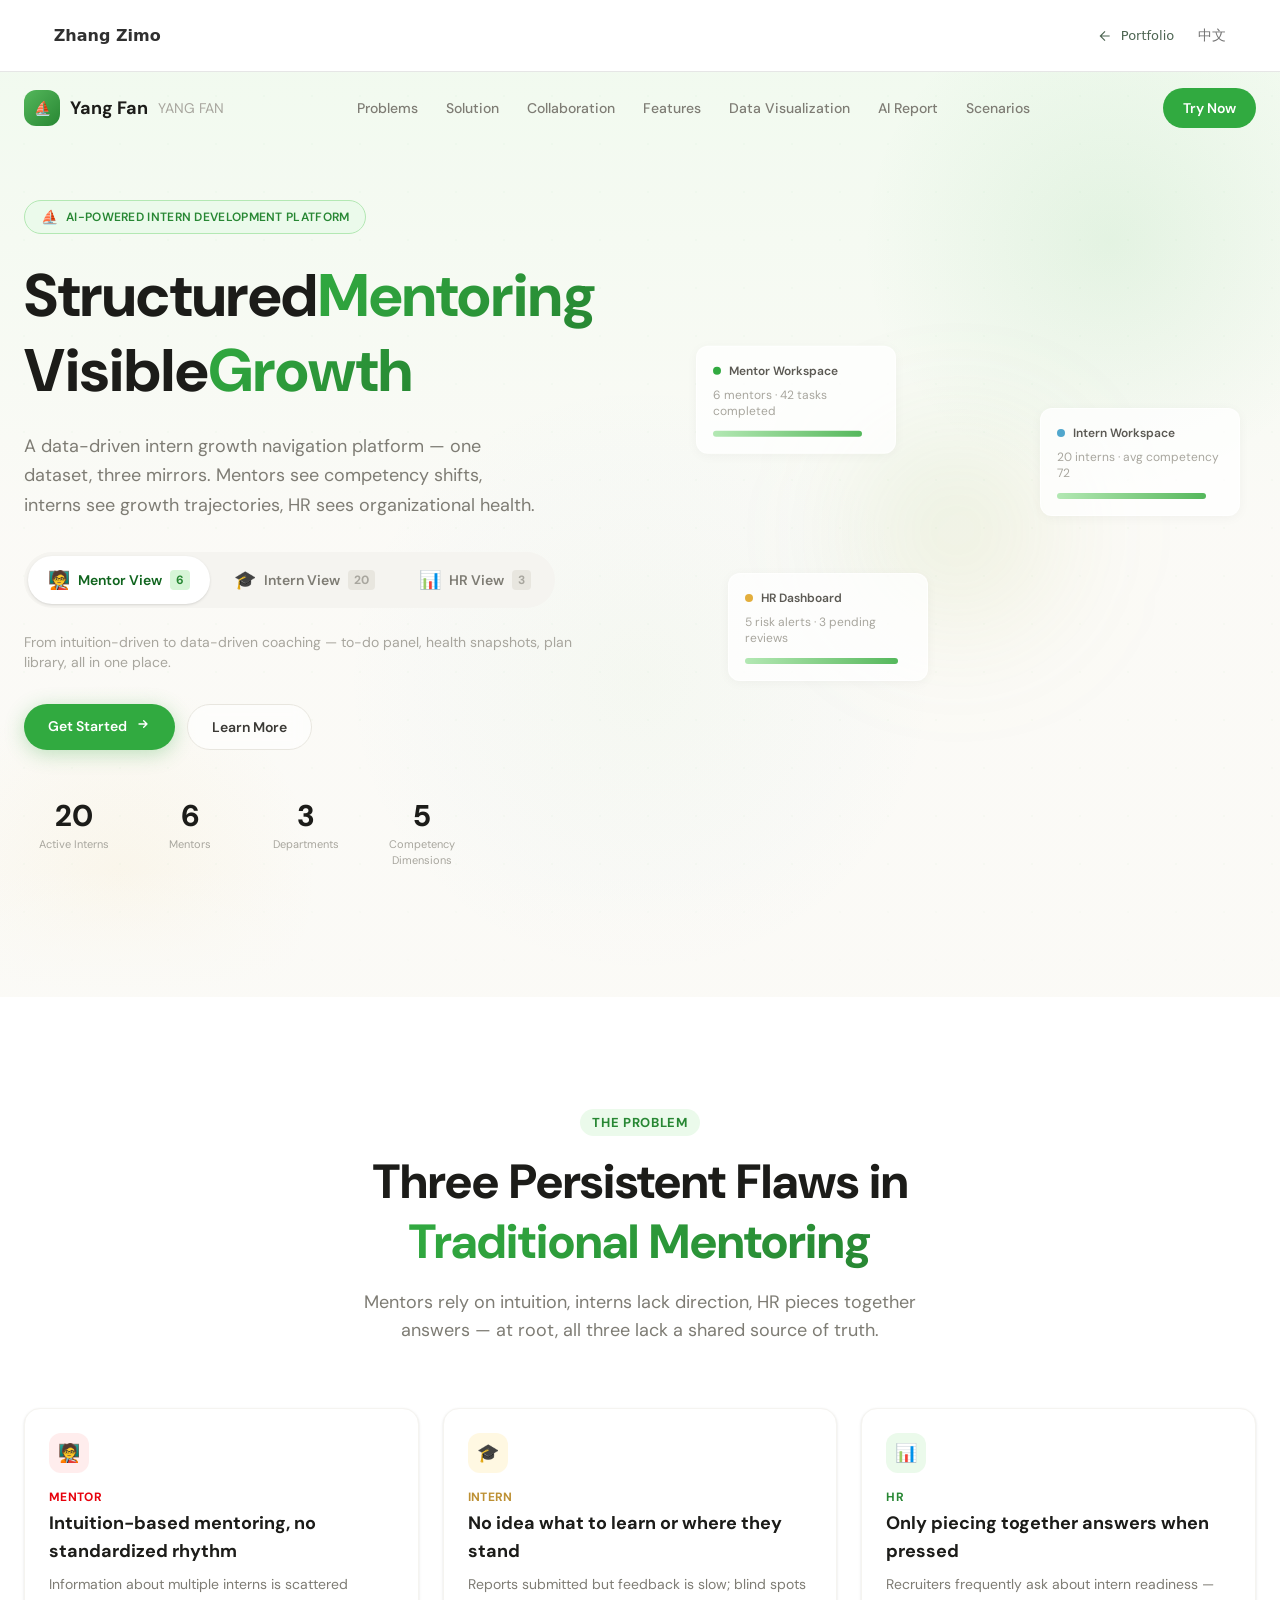
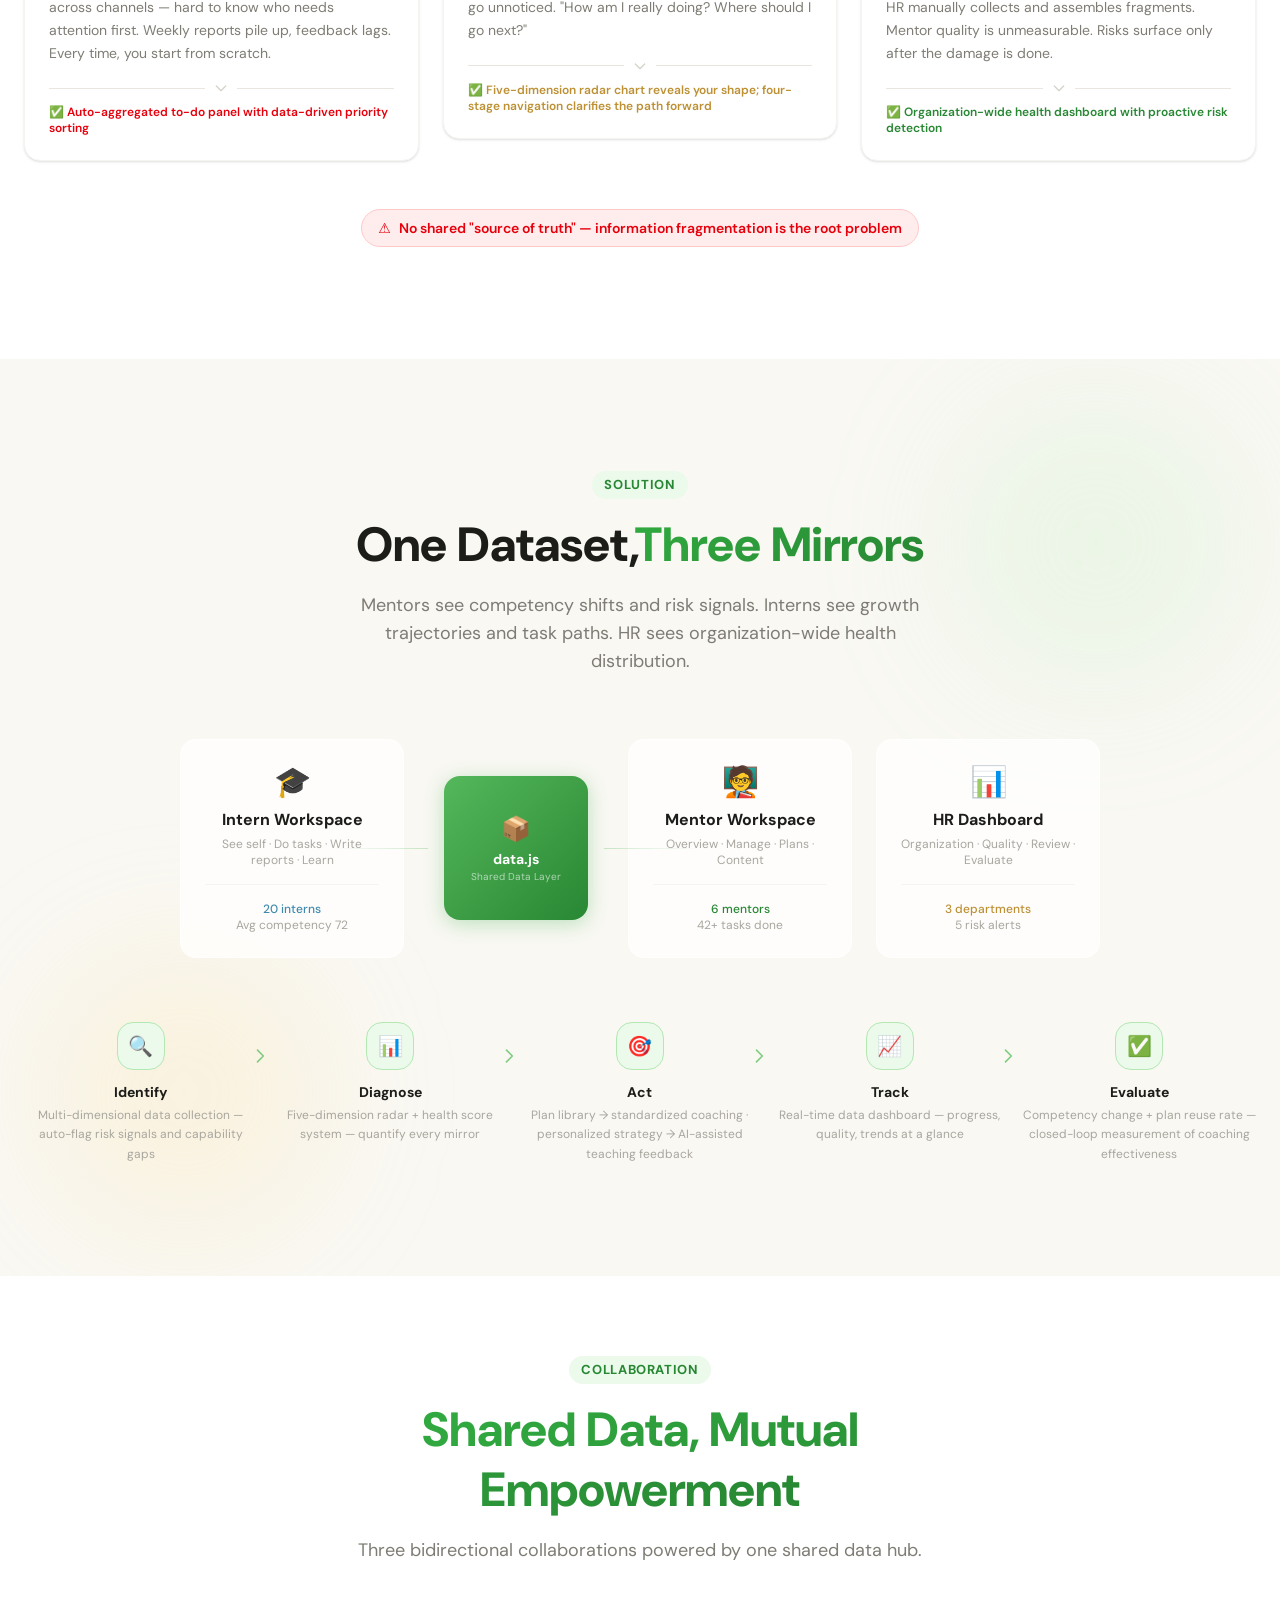
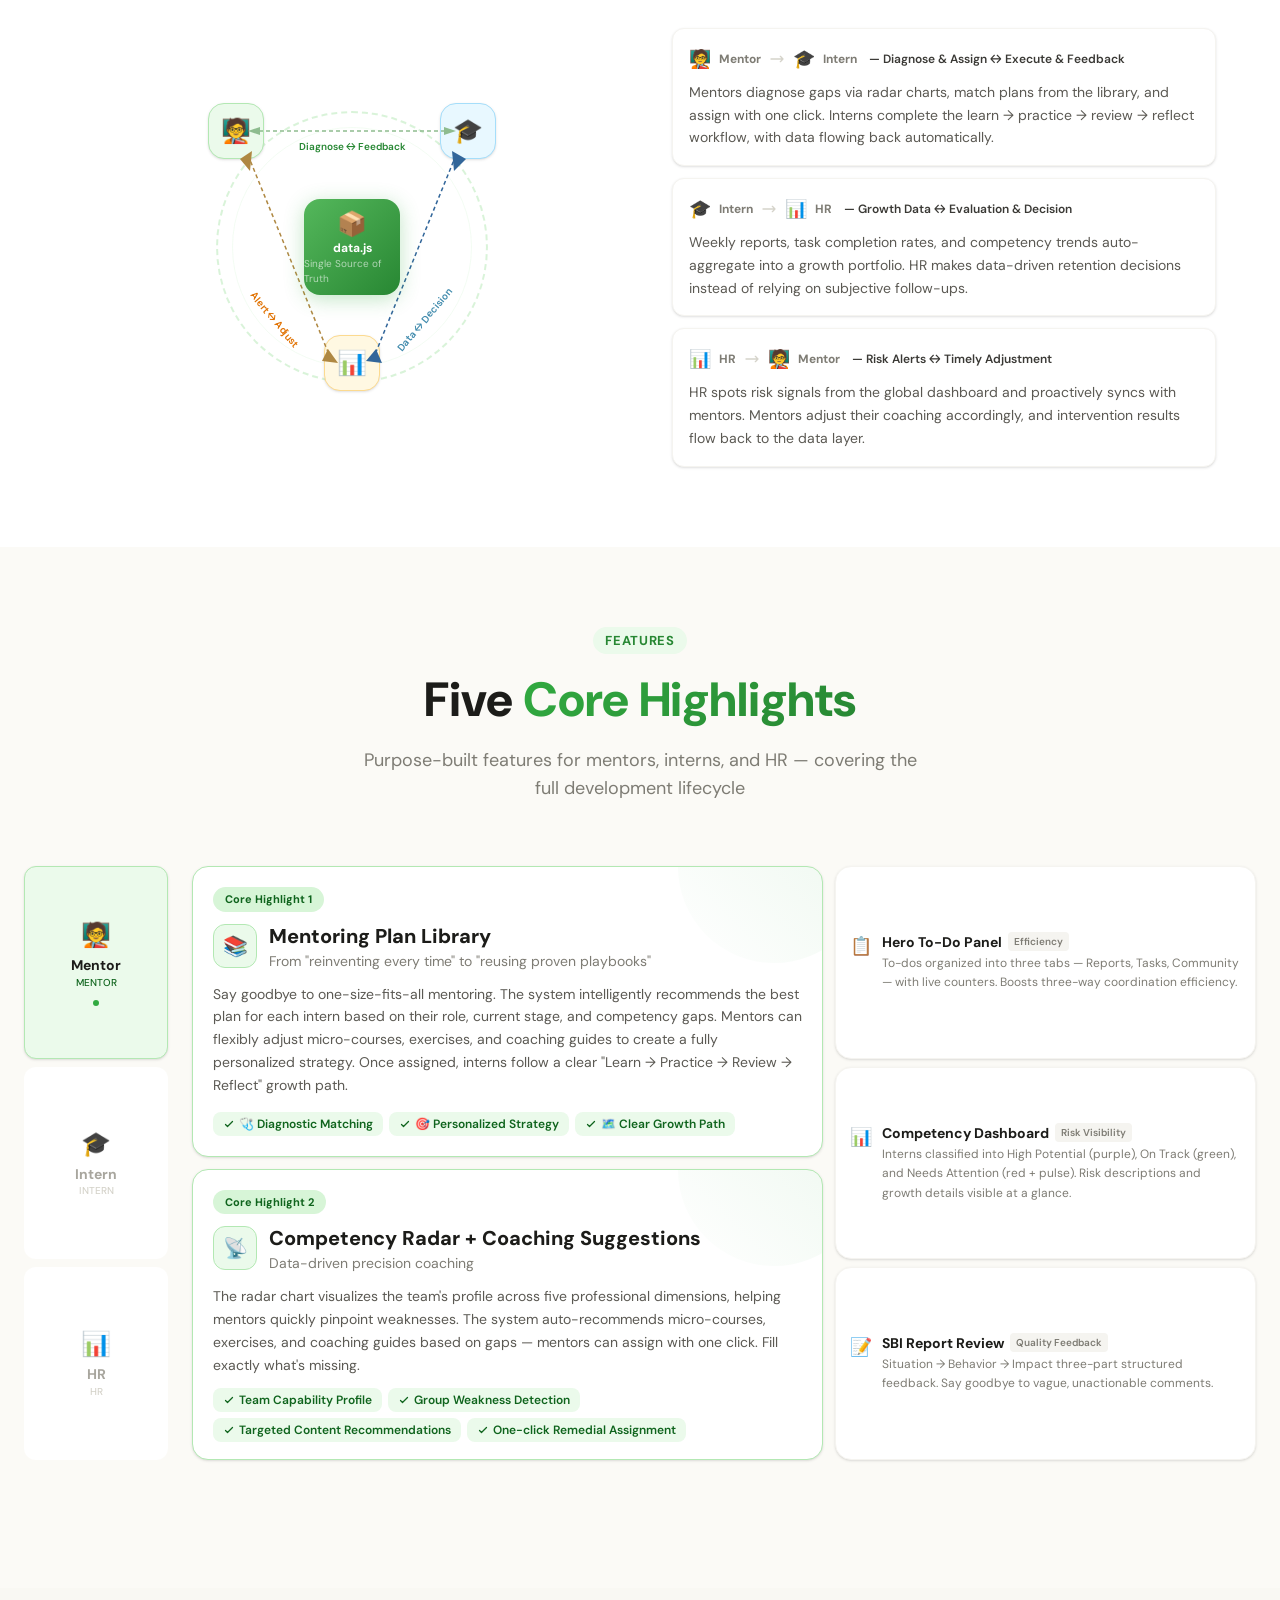
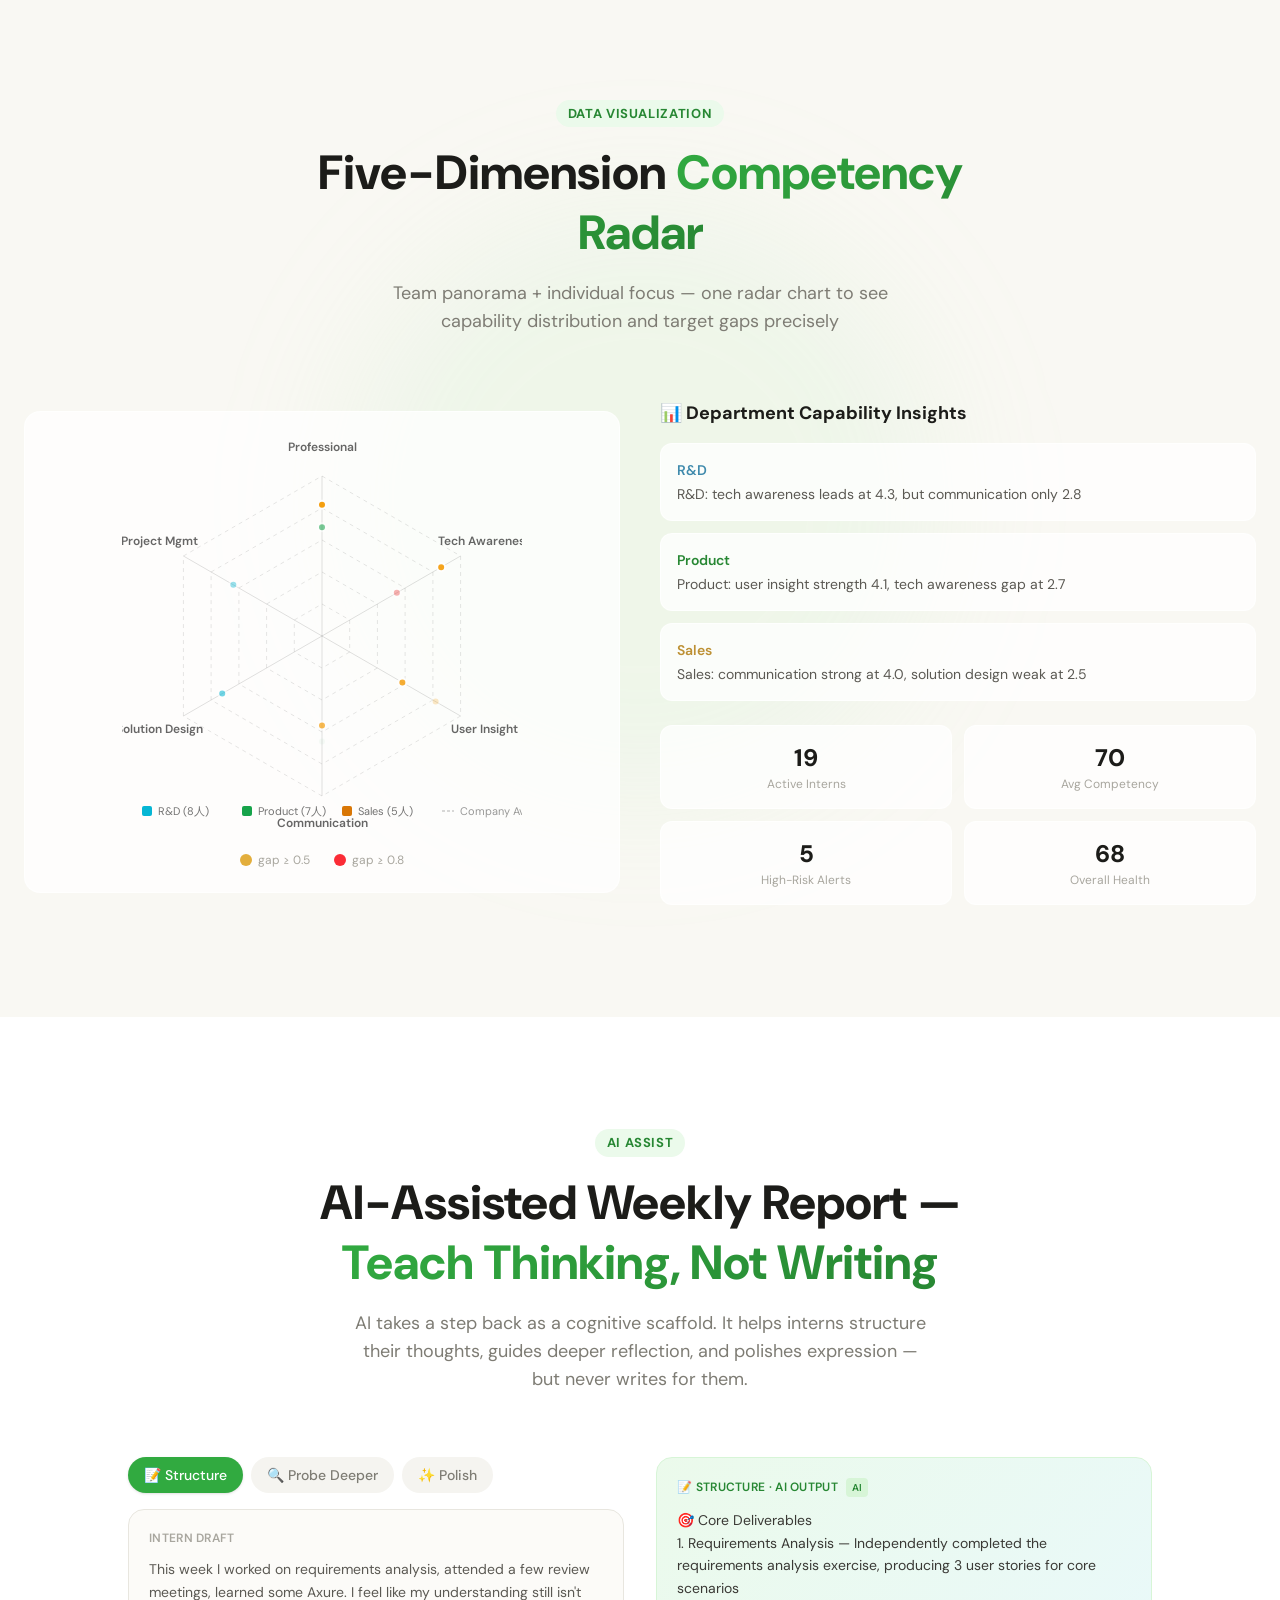
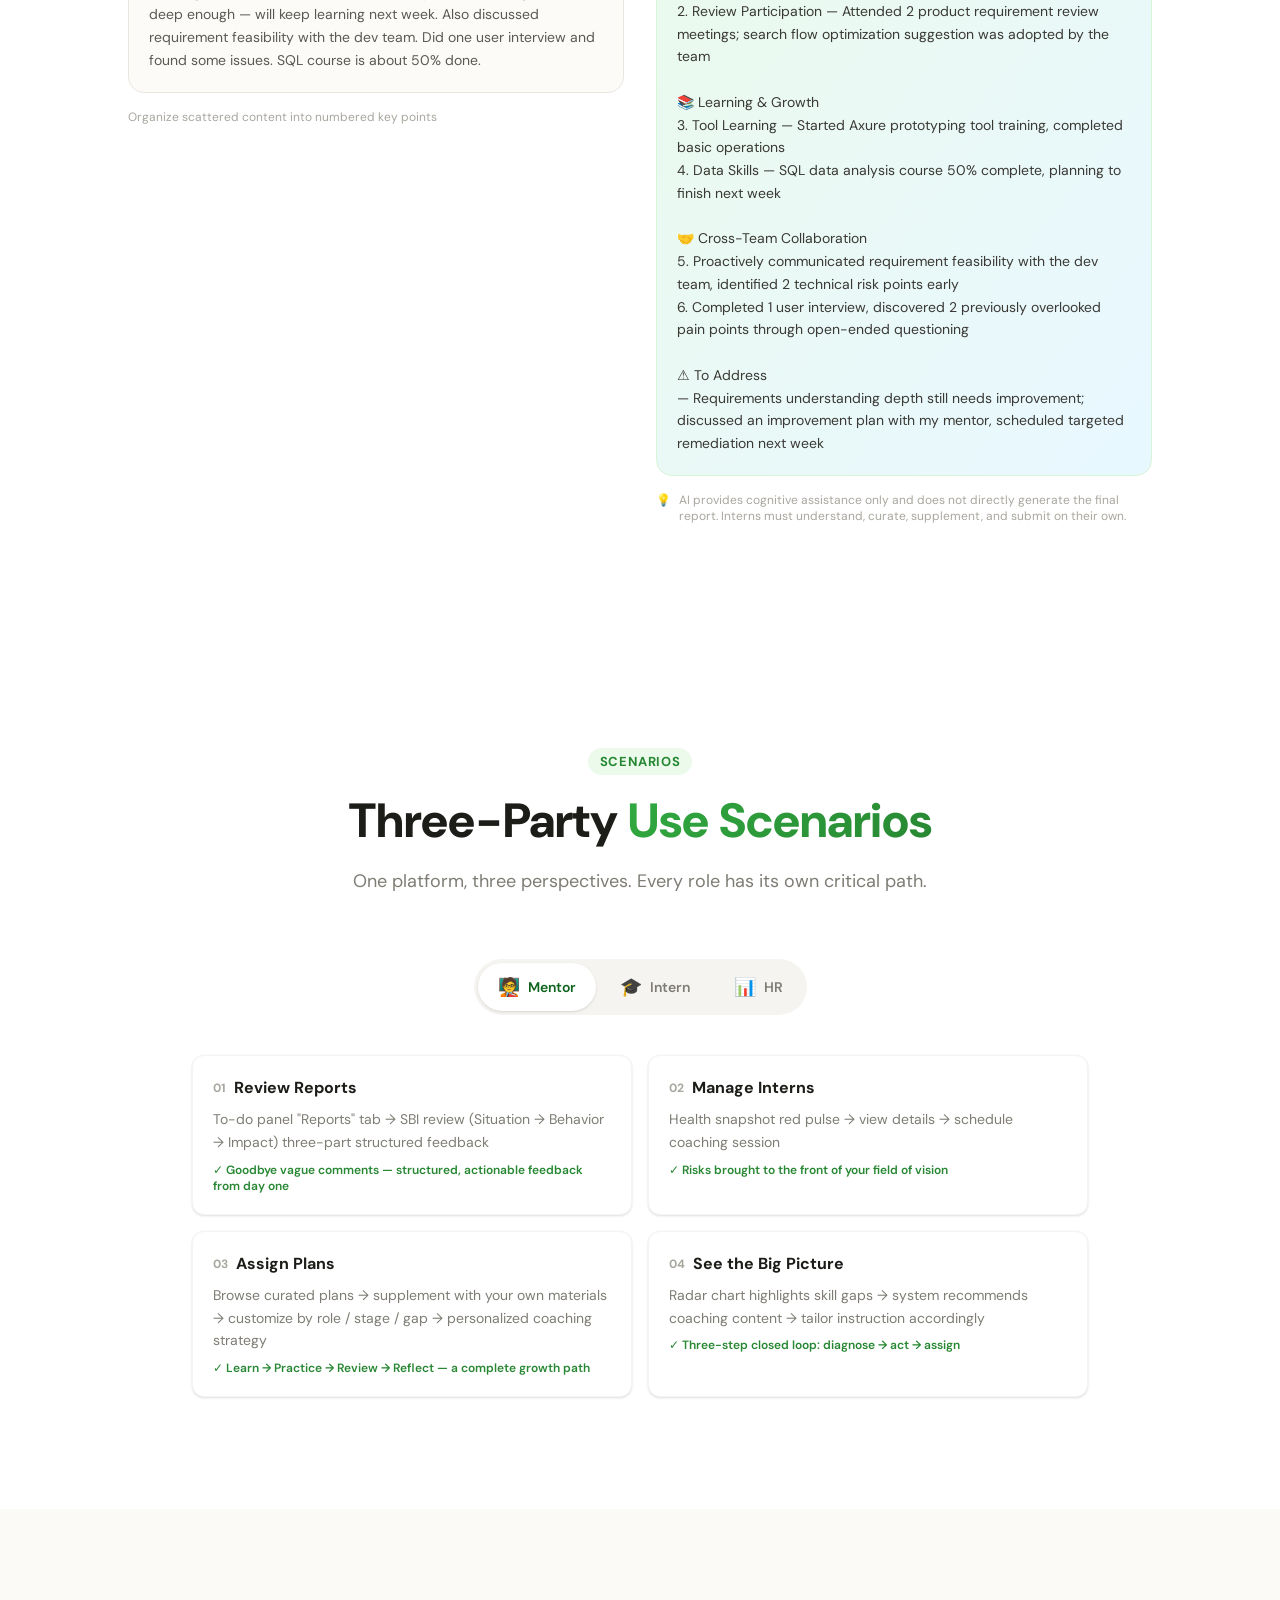
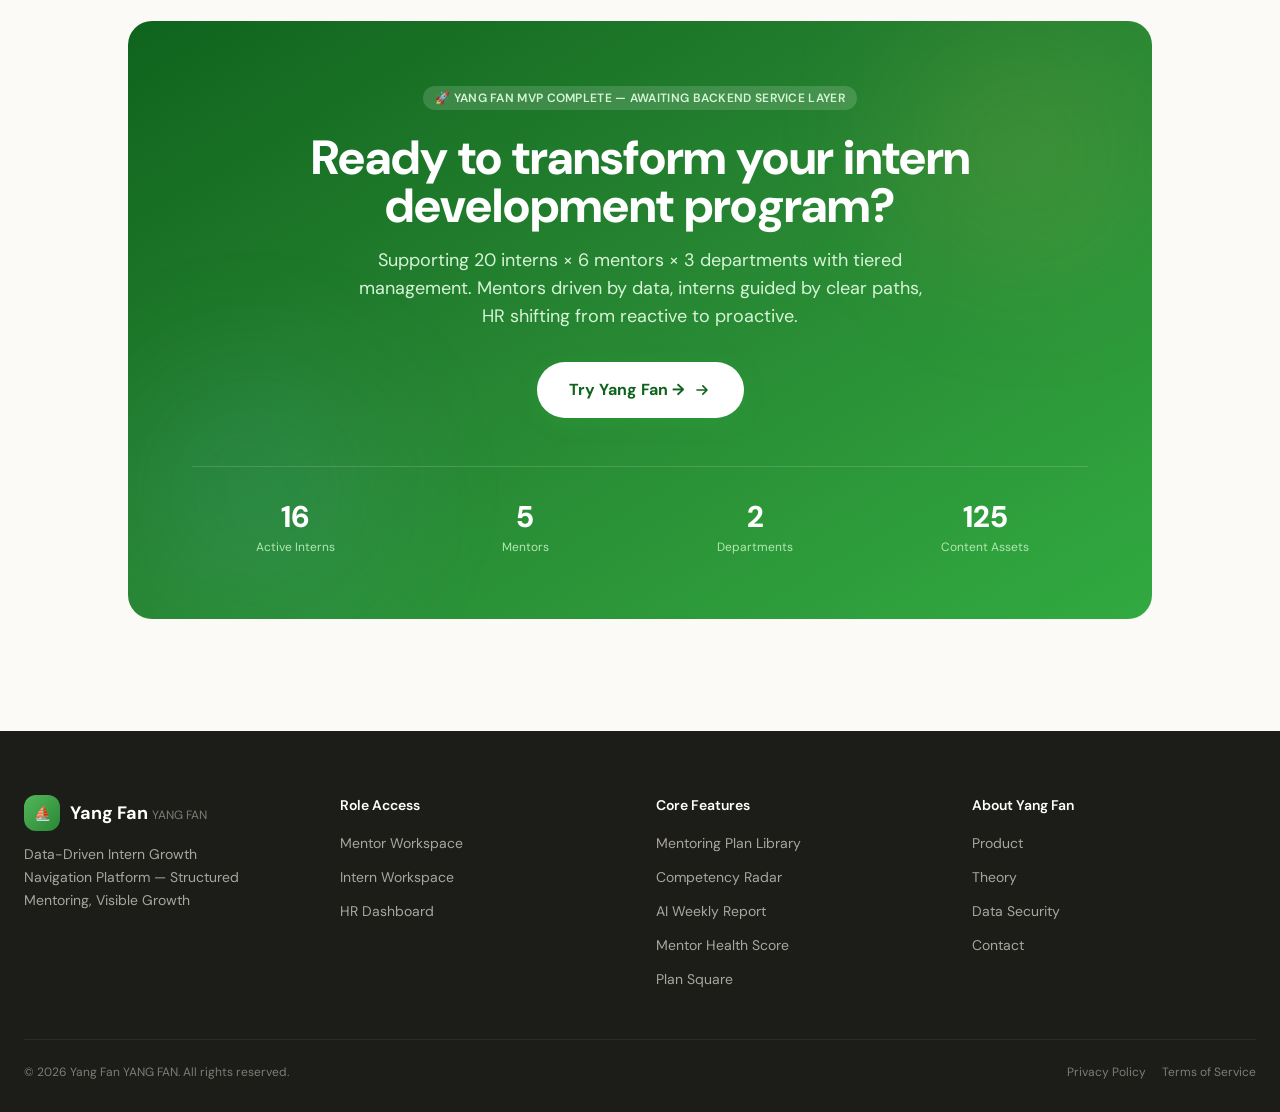
<file: index.html>
<!DOCTYPE html>
<html lang="en">
<head>
  <meta charset="UTF-8" />
  <meta name="viewport" content="width=device-width, initial-scale=1.0" />
  <title>YANG FAN — AI-Driven Intern Growth Platform</title>
  <link rel="preconnect" href="https://fonts.googleapis.com" />
  <link rel="preconnect" href="https://fonts.gstatic.com" crossorigin />
  <link href="https://fonts.googleapis.com/css2?family=DM+Sans:opsz,wght@9..40,400;9..40,500;9..40,600;9..40,700;9..40,800&display=swap" rel="stylesheet" />
  <script type="module" crossorigin src="./assets/index-B3K6HtOh.js"></script>
  <link rel="stylesheet" crossorigin href="./assets/index-Dbjh-Jxw.css">
<link rel="stylesheet" href="./portfolio-nav.css">
</head>
<body class="portfolio-framed"><nav class="portfolio-return-nav" aria-label="Portfolio navigation"><div class="portfolio-return-inner"><a class="portfolio-return-name" href="https://xuan-213.github.io/" aria-label="Back to portfolio">Zhang Zimo</a><div class="portfolio-return-actions"><a class="portfolio-home" href="https://xuan-213.github.io/" aria-label="Back to portfolio"><svg width="16" height="16" viewBox="0 0 24 24" fill="none" stroke="currentColor" stroke-width="1.7" aria-hidden="true"><path d="M19 12H5m7-7-7 7 7 7"/></svg><span>Portfolio</span></a><a class="portfolio-language" href="https://xuan-213.github.io/yangfan-demo-zh/">中文</a></div></div></nav>
  <div id="root"></div>
</body>
</html>
</file>
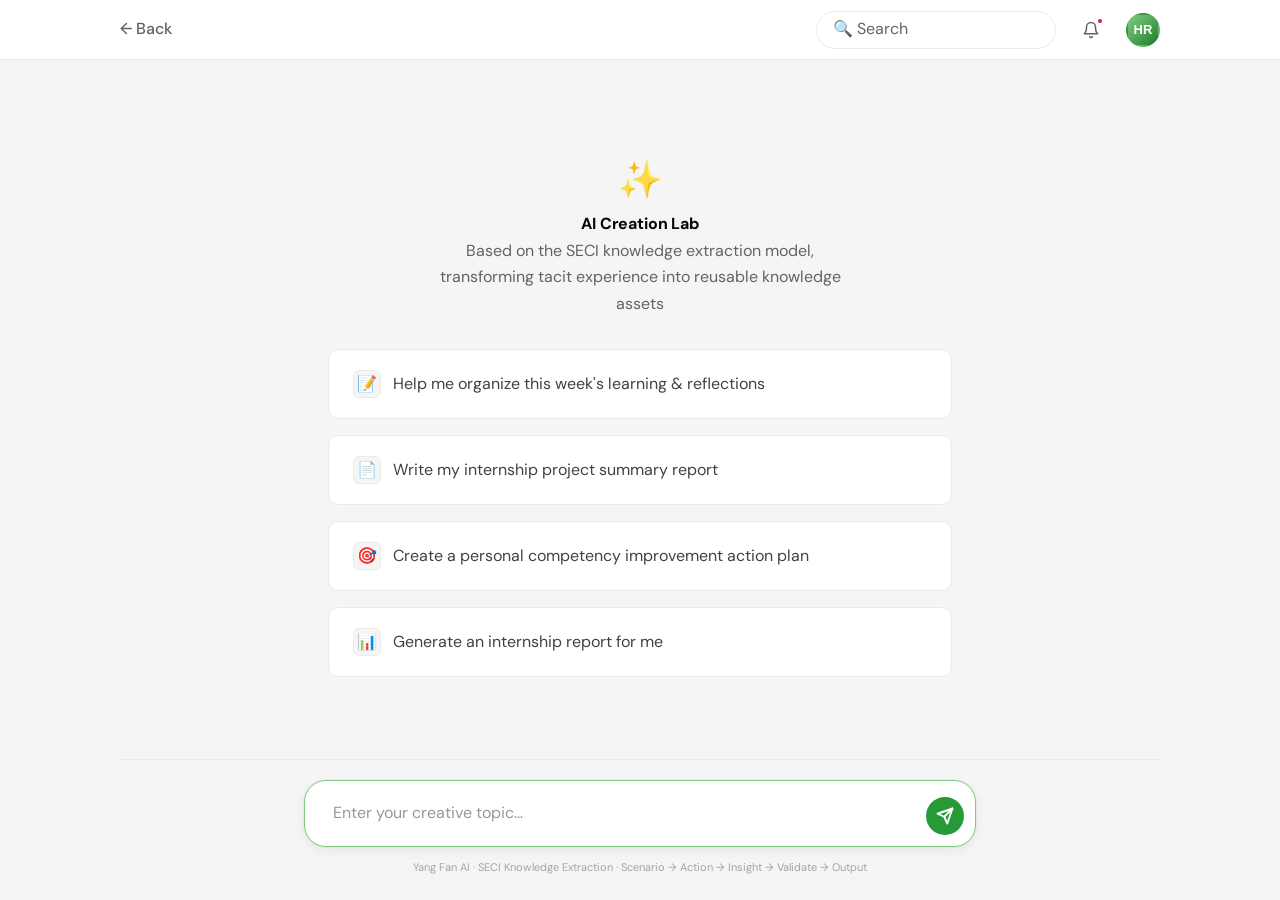
<file: ai_lab.html>
<!DOCTYPE html>
<html lang="en">
<head>
<meta charset="UTF-8"><meta name="viewport" content="width=device-width, initial-scale=1.0">
<title>AI Creation Lab · Yang Fan</title>
<link rel="preconnect" href="https://fonts.googleapis.com">
<link rel="preconnect" href="https://fonts.gstatic.com" crossorigin>
<link href="https://fonts.googleapis.com/css2?family=DM+Sans:opsz,wght@9..40,400;9..40,500;9..40,600;9..40,700&display=swap" rel="stylesheet">
<style>
/* =================================================================
   DESIGN TOKENS — 8pt grid, OKLCH, fluid type
   ================================================================= */
:root{
  /* Green brand */
  --g1:oklch(0.97 0.025 145);--g2:oklch(0.94 0.05 145);--g3:oklch(0.88 0.09 145);
  --g4:oklch(0.78 0.13 145);--g5:oklch(0.60 0.17 145);--g6:oklch(0.52 0.15 145);--g7:oklch(0.44 0.13 145);
  /* Warm neutrals — always tinted, never pure gray */
  --n0:oklch(1 0 0);--n50:oklch(0.985 0.004 96);--n100:oklch(0.965 0.007 96);--n200:oklch(0.92 0.010 96);
  --n300:oklch(0.86 0.012 96);--n400:oklch(0.68 0.012 96);--n500:oklch(0.50 0.012 96);--n600:oklch(0.38 0.010 96);
  --n700:oklch(0.30 0.008 96);--n800:oklch(0.20 0.006 96);--n900:oklch(0.12 0.004 96);
  /* Semantic layers */
  --bg:#F5F5F5;--bg-hover:var(--n0);--bg-input:var(--n0);
  --primary:var(--g5);--primary-hover:var(--g6);--primary-subtle:var(--g1);
  --text-strong:var(--n900);--text-body:var(--n600);--text-soft:var(--n500);--text-placeholder:var(--n400);
  --border-subtle:oklch(0.94 0.005 96);--border-default:oklch(0.90 0.008 96);
  /* Shadows — oklch for color accuracy */
  --shadow-card:0 1px 3px oklch(0 0 0/0.04),0 4px 16px oklch(0 0 0/0.04);
  --shadow-input:0 0 0 1px oklch(0 0 0/0.04),0 4px 12px oklch(0 0 0/0.06);
  --shadow-btn:0 2px 8px oklch(0.60 0.17 145/0.25);
  /* Status */
  --danger:oklch(0.53 0.19 18);--purple:oklch(0.48 0.16 280);--purple-subtle:oklch(0.94 0.03 280);
  /* Typography */
  --font:'DM Sans',-apple-system,'PingFang SC','Microsoft YaHei','Noto Sans SC',sans-serif;
  /* Fluid type — 1.200 modular scale */
  --fs-xs:clamp(0.69rem,0.67rem+0.10vw,0.75rem);
  --fs-sm:clamp(0.83rem,0.81rem+0.12vw,0.875rem);
  --fs-base:clamp(0.94rem,0.92rem+0.15vw,1rem);
  --fs-md:clamp(1.06rem,1.03rem+0.18vw,1.125rem);
  --fs-lg:clamp(1.20rem,1.16rem+0.25vw,1.25rem);
  --fs-xl:clamp(1.35rem,1.30rem+0.35vw,1.50rem);
  --fs-2xl:clamp(1.50rem,1.42rem+0.50vw,1.75rem);
  --lh-tight:1.25;--lh-normal:1.55;--lh-relaxed:1.65;
  /* Spacing — pure 4px grid */
  --s0:4px;--s1:8px;--s2:12px;--s3:16px;--s4:20px;--s5:24px;--s6:32px;--s8:40px;--s10:48px;--s12:56px;--s14:64px;--s16:80px;
  /* Radius */
  --r-sm:6px;--r-md:10px;--r-lg:14px;--r-xl:18px;--r-2xl:22px;--r-full:9999px;
  /* Motion */
  --e-out:cubic-bezier(0.16,1,0.3,1);--e-standard:cubic-bezier(0.4,0,0.2,1);
  --t-fast:120ms;--t-normal:180ms;--t-slow:280ms;
  /* Layout */
  --header-h:60px;--page-px:120px;
}
*,*::before,*::after{box-sizing:border-box;margin:0;padding:0}
html{font-size:16px;-webkit-font-smoothing:antialiased;-moz-osx-font-smoothing:grayscale;text-rendering:optimizeLegibility}
body{font-family:var(--font);background:var(--bg);color:var(--text-strong);line-height:var(--lh-normal);height:100vh;display:flex;flex-direction:column;overflow:hidden}
::selection{background:var(--g2);color:var(--g7)}
:focus-visible{outline:2px solid var(--g4);outline-offset:2px;border-radius:2px}
@media(prefers-reduced-motion:reduce){*,*::before,*::after{animation-duration:0.01ms!important;animation-iteration-count:1!important;transition-duration:0.01ms!important}}

/* =================================================================
   HEADER
   ================================================================= */
.header{background:var(--n0);border-bottom:1px solid var(--border-subtle);height:var(--header-h);display:flex;align-items:center;gap:var(--s3);padding:0 var(--page-px);flex-shrink:0;z-index:40}
.hdr-back{display:inline-flex;align-items:center;gap:5px;font-weight:500;font-size:var(--fs-sm);color:var(--text-soft);text-decoration:none;white-space:nowrap;transition:color var(--t-fast) var(--e-out);padding:var(--s1) var(--s2);margin-left:calc(var(--s2) * -1);border-radius:var(--r-sm)}
.hdr-back:hover{color:var(--text-strong);background:var(--bg-hover)}
.hdr-spacer{flex:1}
.search-box{width:240px;height:38px;background:var(--bg-input);border:1px solid var(--border-subtle);border-radius:var(--r-full);display:flex;align-items:center;gap:var(--s1);padding:0 var(--s3);font-size:var(--fs-xs);color:var(--text-soft);transition:all var(--t-normal) var(--e-out);cursor:text;user-select:none}
.search-box:hover{border-color:var(--border-default)}
.search-box:focus-within{background:var(--n0);border-color:var(--g4);box-shadow:0 0 0 3px var(--g1)}
.notif-btn{width:38px;height:38px;border-radius:50%;border:none;background:transparent;display:flex;align-items:center;justify-content:center;cursor:pointer;transition:background var(--t-fast) var(--e-out);position:relative;color:var(--text-soft);flex-shrink:0}
.notif-btn:hover{background:var(--bg-hover);color:var(--text-strong)}
.notif-btn .dot{position:absolute;top:6px;right:6px;width:8px;height:8px;background:var(--danger);border-radius:50%;border:2px solid var(--n0)}
.avatar-btn{width:34px;height:34px;border-radius:50%;background:linear-gradient(135deg,var(--g4),var(--g6));cursor:pointer;border:2px solid transparent;transition:all var(--t-fast) var(--e-out);display:flex;align-items:center;justify-content:center;color:#fff;font-weight:700;font-size:13px;flex-shrink:0}
.avatar-btn:hover{border-color:var(--g4);box-shadow:0 0 0 3px var(--g1)}

/* =================================================================
   MAIN — viewport fill, no page scroll
   ================================================================= */
.main{flex:1;display:flex;flex-direction:column;overflow:hidden;min-height:0}
.content{flex:1;display:flex;flex-direction:column;padding:0 var(--page-px);overflow:hidden;min-height:0}

/* =================================================================
   CHAT SURFACE
   ================================================================= */
.chat-surface{flex:1;display:flex;flex-direction:column;overflow:hidden;min-height:0}

/* Scrollable area */
.chat-body{flex:1;overflow-y:auto;overflow-x:hidden;display:flex;flex-direction:column;align-items:center;scroll-behavior:smooth;-webkit-overflow-scrolling:touch}
.chat-body::-webkit-scrollbar{display:none}

/* Message column — max 672px like ChatGPT */
.chat-inner{width:100%;max-width:672px;padding:var(--s4) var(--s3) var(--s6);display:flex;flex-direction:column;margin:auto 0}

/* =================================================================
   EMPTY STATE
   ================================================================= */
.empty-state{display:flex;flex-direction:column;align-items:center;text-align:center;padding:var(--s6) var(--s3) var(--s3);animation:a-fadeIn var(--t-slow) var(--e-out) both}
.empty-icon{font-size:36px;margin-bottom:var(--s3);opacity:0.90;line-height:1}
.empty-title{font-size:var(--fs-lg);font-weight:700;color:var(--text-strong);margin-bottom:var(--s0);letter-spacing:-0.01em;line-height:var(--lh-tight)}
.empty-desc{font-size:var(--fs-xs);color:var(--text-soft);max-width:420px;line-height:var(--lh-relaxed)}

/* =================================================================
   SUGGESTIONS — conversational cards
   ================================================================= */
.suggestions{display:flex;flex-direction:column;gap:var(--s3);width:100%;margin-top:var(--s3)}
.sug-card{display:flex;align-items:center;gap:var(--s2);padding:var(--s2) var(--s4);background:var(--n0);border:1px solid var(--border-subtle);border-radius:var(--r-md);cursor:pointer;font-family:var(--font);font-size:var(--fs-sm);color:var(--text-body);text-align:left;width:100%;transition:all var(--t-normal) var(--e-out);animation:a-cardIn var(--t-slow) var(--e-out) both;user-select:none}
.sug-card:hover{background:var(--n50);border-color:var(--g3);color:var(--text-strong);box-shadow:0 1px 4px oklch(0 0 0/0.04)}
.sug-card:active{transform:scale(0.99);transition-duration:80ms}
.sug-card:nth-child(1){animation-delay:30ms}
.sug-card:nth-child(2){animation-delay:80ms}
.sug-card:nth-child(3){animation-delay:130ms}
.sug-card:nth-child(4){animation-delay:180ms}
.sug-icon{font-size:16px;flex-shrink:0;width:28px;height:28px;display:flex;align-items:center;justify-content:center;background:var(--bg);border:1px solid var(--border-subtle);border-radius:var(--r-sm);line-height:1}
.sug-text{flex:1;line-height:var(--lh-normal)}

/* =================================================================
   MESSAGES
   ================================================================= */
.msgs{display:flex;flex-direction:column;gap:var(--s5);padding:var(--s5) 0 var(--s10)}
.msg{display:flex;gap:var(--s3);max-width:88%;animation:a-msgIn var(--t-slow) var(--e-out) both}
.msg.user{align-self:flex-end;flex-direction:row-reverse}
.msg.ai{align-self:flex-start}
.msg-avatar{width:30px;height:30px;border-radius:50%;display:flex;align-items:center;justify-content:center;font-size:12px;font-weight:600;flex-shrink:0;line-height:1;letter-spacing:-0.01em}
.msg.user .msg-avatar{background:var(--primary);color:#fff}
.msg.ai .msg-avatar{background:var(--purple-subtle);color:var(--purple)}
.msg-body{display:flex;flex-direction:column;gap:4px;min-width:0}
.msg-bubble{padding:var(--s2) var(--s4);font-size:var(--fs-sm);line-height:var(--lh-relaxed);word-break:break-word}
.msg.user .msg-bubble{background:var(--g1);color:var(--text-strong);border-radius:var(--r-lg) var(--r-lg) 3px var(--r-lg)}
.msg.ai .msg-bubble{background:var(--n50);color:var(--text-body);border-radius:var(--r-lg) var(--r-lg) var(--r-lg) 3px}
.msg-bubble b{color:var(--text-strong);font-weight:600}
.msg-time{font-size:11px;color:var(--text-soft);padding:0 2px;opacity:0.55}
.msg.user .msg-time{text-align:right}

/* =================================================================
   INPUT AREA — anchored bottom, substantial feel
   ================================================================= */
.input-area{padding:var(--s3) var(--s3) var(--s4);border-top:1px solid var(--border-subtle);background:var(--bg);flex-shrink:0}
.input-inner{max-width:672px;margin:0 auto;width:100%}
.input-row{display:flex;gap:var(--s1);align-items:flex-end;background:var(--bg-input);border:1px solid var(--border-subtle);border-radius:var(--r-2xl);padding:var(--s1);transition:all var(--t-normal) var(--e-out)}
.input-row:focus-within{background:var(--n0);border-color:var(--g4);box-shadow:var(--shadow-input)}
.chat-input{flex:1;padding:var(--s2) var(--s3) var(--s2) var(--s4);min-height:44px;background:transparent;border:none;font-size:var(--fs-base);font-family:var(--font);color:var(--text-strong);outline:none;resize:none;min-width:0;line-height:var(--lh-normal)}
.chat-input::placeholder{color:var(--text-placeholder)}
.send-btn{width:38px;height:38px;min-width:38px;background:var(--primary);color:#fff;border:none;border-radius:50%;cursor:pointer;display:flex;align-items:center;justify-content:center;transition:all var(--t-fast) var(--e-out);flex-shrink:0;align-self:flex-end;margin:3px}
.send-btn:hover{background:var(--primary-hover);box-shadow:var(--shadow-btn)}
.send-btn:active{transform:scale(0.92);transition-duration:60ms}
.send-btn:disabled{opacity:0.30;cursor:not-allowed;box-shadow:none;transform:none}
.send-btn svg{width:18px;height:18px}
.input-hint{font-size:11px;color:var(--text-soft);text-align:center;margin-top:var(--s2);opacity:0.55}

/* =================================================================
   KEYFRAMES
   ================================================================= */
@keyframes a-fadeIn{from{opacity:0;transform:translateY(10px)}to{opacity:1;transform:translateY(0)}}
@keyframes a-cardIn{from{opacity:0;transform:translateY(6px)}to{opacity:1;transform:translateY(0)}}
@keyframes a-msgIn{from{opacity:0;transform:translateY(4px)}to{opacity:1;transform:translateY(0)}}

/* =================================================================
   RESPONSIVE — mobile-first with min-width
   ================================================================= */
/* 640px+ */
@media(min-width:640px){
  :root{--page-px:32px}
  .chat-inner{padding:var(--s4) var(--s4) var(--s6)}
  .input-area{padding:var(--s3) var(--s4) var(--s4)}
  .sug-card{padding:var(--s2) var(--s4)}
}
/* 768px+ */
@media(min-width:768px){
  :root{--page-px:48px}
  .chat-inner{padding:var(--s4) var(--s5) var(--s6)}
  .input-area{padding:var(--s4) var(--s5) var(--s5)}
  .sug-card{padding:var(--s4) var(--s5)}
}
/* 1024px+ */
@media(min-width:1024px){
  :root{--page-px:80px}
  .chat-inner{max-width:672px}
}
/* 1280px+ */
@media(min-width:1280px){
  :root{--page-px:120px}
}
/* 1440px+ */
@media(min-width:1440px){
  .chat-inner{max-width:700px}
}

/* Touch devices — suppress hover */
@media(hover:none) and (pointer:coarse){
  .sug-card:hover{background:var(--n0);border-color:var(--border-subtle);color:var(--text-body);box-shadow:none}
  .sug-card:active{background:var(--n50);border-color:var(--g3);color:var(--text-strong)}
  .send-btn:hover{box-shadow:none}
  .hdr-back:hover{background:transparent}
}
</style>
</head>
<body>

<header class="header">
  <a href="javascript:history.back()" class="hdr-back">← Back</a>
  <div class="hdr-spacer"></div>
  <div class="search-box" tabindex="0" role="searchbox" aria-label="Search">🔍 Search</div>
  <button class="notif-btn" aria-label="Notifications">
    <svg width="18" height="18" viewBox="0 0 24 24" fill="none" stroke="currentColor" stroke-width="2" stroke-linecap="round" stroke-linejoin="round"><path d="M18 8A6 6 0 0 0 6 8c0 7-3 9-3 9h18s-3-2-3-9"/><path d="M13.73 21a2 2 0 0 1-3.46 0"/></svg>
    <span class="dot"></span>
  </button>
  <button class="avatar-btn" aria-label="User menu">HR</button>
</header>

<div class="main">
  <div class="content">
    <div class="chat-surface">

      <!-- Scrollable zone -->
      <div class="chat-body" id="chatBody">
        <div class="chat-inner" id="chatInner">

          <div class="empty-state" id="emptyState">
            <div class="empty-icon">✨</div>
            <h1 class="empty-title">AI Creation Lab</h1>
            <p class="empty-desc">Based on the SECI knowledge extraction model, transforming tacit experience into reusable knowledge assets</p>
          </div>

          <div class="suggestions" id="suggestions">
            <button class="sug-card" onclick="sendSuggestion(this)"><span class="sug-icon">📝</span><span class="sug-text">Help me organize this week's learning & reflections</span></button>
            <button class="sug-card" onclick="sendSuggestion(this)"><span class="sug-icon">📄</span><span class="sug-text">Write my internship project summary report</span></button>
            <button class="sug-card" onclick="sendSuggestion(this)"><span class="sug-icon">🎯</span><span class="sug-text">Create a personal competency improvement action plan</span></button>
            <button class="sug-card" onclick="sendSuggestion(this)"><span class="sug-icon">📊</span><span class="sug-text">Generate an internship report for me</span></button>
          </div>

          <div class="msgs" id="msgs" style="display:none"></div>

        </div>
      </div>

      <!-- Input — always visible -->
      <div class="input-area">
        <div class="input-inner">
          <div class="input-row">
            <input type="text" class="chat-input" id="chatInput" placeholder="Enter your creative topic…" onkeydown="if(event.key==='Enter')sendMessage()" autofocus>
            <button class="send-btn" onclick="sendMessage()" title="Send" aria-label="Send message">
              <svg viewBox="0 0 24 24" fill="none" stroke="currentColor" stroke-width="2.5" stroke-linecap="round" stroke-linejoin="round"><line x1="22" y1="2" x2="11" y2="13"/><polygon points="22 2 15 22 11 13 2 9 22 2"/></svg>
            </button>
          </div>
          <p class="input-hint">Yang Fan AI · SECI Knowledge Extraction · Scenario → Action → Insight → Validate → Output</p>
        </div>
      </div>

    </div>
  </div>
</div>

<script>
(function(){
  var params = new URLSearchParams(window.location.search);
  var role = params.get('role') || 'intern';

  document.addEventListener('DOMContentLoaded',function(){
    var suggestions=document.getElementById('suggestions');
    var data={
      intern:[
        {e:'📝',t:'Help me organize this week’s learning & reflections'},
        {e:'📄',t:'Write my internship project summary report'},
        {e:'🎯',t:'Create a personal competency improvement action plan'},
        {e:'📊',t:'Generate an internship report for me'}
      ],
      mentor:[
        {e:'📝',t:'Write intern training micro-course script'},
        {e:'📄',t:'Generate a product requirements doc template'},
        {e:'🎯',t:'Design a mentoring conversation guide'},
        {e:'📊',t:'Create a report & reflection analysis framework'}
      ]
    };
    var chips=data[role]||data.intern;
    suggestions.innerHTML='';
    chips.forEach(function(c){
      var b=document.createElement('button');
      b.className='sug-card';
      b.innerHTML='<span class="sug-icon">'+c.e+'</span><span class="sug-text">'+esc(c.t)+'</span>';
      b.onclick=function(){sendSuggestion(b);};
      suggestions.appendChild(b);
    });
    setTimeout(function(){document.getElementById('chatInput').focus();},300);
  });

  function sendSuggestion(btn){
    var t=btn.querySelector('.sug-text');
    document.getElementById('chatInput').value=t?t.textContent:btn.textContent.replace(/^[^\s]+\s/,'');
    sendMessage();
  }
  window.sendSuggestion=sendSuggestion;

  function sendMessage(){
    var input=document.getElementById('chatInput');
    var text=input.value.trim();
    if(!text)return;
    var empty=document.getElementById('emptyState');
    var sug=document.getElementById('suggestions');
    if(empty)empty.style.display='none';
    if(sug)sug.style.display='none';
    var msgs=document.getElementById('msgs');
    msgs.style.display='flex';
    var now=new Date();
    var time=String(now.getHours()).padStart(2,'0')+':'+String(now.getMinutes()).padStart(2,'0');
    var u=document.createElement('div');
    u.className='msg user';
    u.innerHTML='<div class="msg-avatar">Me</div><div class="msg-body"><div class="msg-bubble">'+esc(text)+'</div><div class="msg-time">'+time+'</div></div>';
    msgs.appendChild(u);
    input.value='';
    scrollBottom();
    setTimeout(function(){
      var a=document.createElement('div');
      a.className='msg ai';
      a.innerHTML='<div class="msg-avatar">AI</div><div class="msg-body"><div class="msg-bubble">'+respond(text,role)+'</div><div class="msg-time">'+time+'</div></div>';
      msgs.appendChild(a);
      scrollBottom();
    },650);
  }
  window.sendMessage=sendMessage;

  function scrollBottom(){
    var b=document.getElementById('chatBody');
    if(b)requestAnimationFrame(function(){b.scrollTo({top:b.scrollHeight,behavior:'smooth'});});
  }

  function respond(text,role){
    var t=text.toLowerCase();
    if(role==='mentor'){
      if(t.includes('course')||t.includes('training')||t.includes('script'))return 'Great! Here is the <b>Intern Training Micro-Course Script Framework</b>: <br><br>🎯 <b>Scenario Reconstruction</b>: Clarify intern roles and business scenarios<br>📋 <b>Action Breakdown</b>: Break down key tasks into actionable steps<br>💡 <b>Core Insight Extraction</b>: Extract mentor experience into core principles and decision logic<br>✅ <b>Validation Method</b>: Design practical testing standards<br>📦 <b>Output</b>: Structured micro-course outline and assessment points<br><br>Need me to expand on any section? ';
      if(t.includes('Mentor')||t.includes('script')||t.includes('coaching'))return 'Great! Here is the <b>Mentoring Conversation Guide</b>: <br><br>👤 <b>Opening Trust Building</b>: Use structured questions to guide intern expression<br>🎓 <b>Scenario-Based Teaching</b>: Embed learning points within real tasks<br>📝 <b>Feedback Script Template</b>: Positive guidance + specific improvement points<br>🔄 <b>Knowledge Internalization Questions</b>: Promote intern reflection and synthesis<br>📈 <b>Growth Tracking Script</b>: Regular reflection and direction calibration<br><br>Need me to elaborate on any specific scenario? ';
      if(t.includes('Reports')||t.includes('Reflect')||t.includes('analysis'))return 'Here is the <b>Mentoring Results Reflection & Analysis Report Framework</b>: <br><br>📊 <b>Intern Key Metrics</b>: Task Completion Rate, Quality Ratings, Growth Curve<br>🔍 <b>Highlights Analysis</b>: Intern progress and bright spots this week<br>⚠️ <b>Risk Alerts</b>: Competency gaps or attitude issues needing attention<br>💡 <b>Coaching Recommendations</b>: Targeted mentoring strategy adjustments<br>📅 <b>Next Mentoring Plan</b>: Focus on 2-3 key coaching objectives<br><br>Need me to help fill in specific data? ';
      if(t.includes('doc')||t.includes('template'))return 'Got it! Generating a <b>Structured Document Template</b>: <br><br>📄 <b>Document Title</b>: [Please fill in]<br>📌 <b>Applicable Scenarios</b>: Clarify document usage boundaries<br>🗂 <b>Core Structure</b>: Follow the SECI model knowledge externalization logic<br>✏️ <b>Writing Guide</b>: Each section includes examples and instructions<br>🔍 <b>Review Checklist</b>: Ensure document quality and completeness<br><br>Need me to elaborate on any template? ';
    }else{
      if(t.includes('Reports')||t.includes('Reflect'))return 'Here is the <b>Internship Report Framework</b>: <br><br>📊 <b>Tasks Completed This Week</b>: List completed tasks and key outcomes<br>🔍 <b>Learnings & Reflection</b>: New skills and insights gained this week<br>⚠️ <b>Challenges Encountered</b>: Difficulties faced and how you responded<br>💡 <b>Next Steps Plan</b>: Focus on 2-3 learning and growth goals<br>📅 <b>Support Needed</b>: Help desired from mentor or team<br><br>Need me to expand on any section? ';
      if(t.includes('Learning')||t.includes('Learnings')||t.includes('Reflection'))return 'Great! Let me help you organize <b>This Week's Learning & Reflections</b>: <br><br>📚 <b>New Knowledge/Skills</b>: What new things did you learn this week?<br>🛠 <b>Practical Application</b>: In which tasks did you apply new learnings?<br>💡 <b>Key Insights</b>: Any enlightening moments?<br>⚠️ <b>Pitfalls Encountered</b>: What mistakes did you make, and how to avoid them next time?<br>🎯 <b>Next Learning Goals</b>: Which 1-2 competencies do you most want to improve?<br><br>Need me to dive deeper into any dimension? ';
      if(t.includes('Project')||t.includes('summary')||t.includes('report'))return 'Got it! Let me help you organize <b>Internship Project Summary Report</b>: <br><br>📌 <b>Project Background</b>: Project goals and your role definition<br>📋 <b>Key Tasks</b>: Specific work you were responsible for<br>📊 <b>Results & Data</b>: Quantifiable outputs and impact<br>💡 <b>Experience Accumulated</b>: Reusable methods, tools, or processes<br>🚀 <b>Future Recommendations</b>: Thoughts on project optimization<br><br>Need me to elaborate on any section? ';
      if(t.includes('Competency')||t.includes('improve')||t.includes('action')||t.includes('plan'))return 'Great! Here is the <b>Personal Competency Improvement Action Plan</b>: <br><br>🎯 <b>Target Role</b>: The role you aspire to qualify for<br>📊 <b>Current Competency Status</b>: Existing strengths and gaps to address<br>📋 <b>Learning Path</b>: Phased learning and practice plan<br>🔄 <b>Practice Methods</b>: Which tasks/projects to use for skill-building<br>📈 <b>Validation Criteria</b>: How to measure whether competency has truly improved<br><br>Need me to elaborate on any specific competency? ';
      if(t.includes('doc')||t.includes('template'))return 'Got it! Generating a <b>Structured Document Template</b>: <br><br>📄 <b>Document Title</b>: [Please fill in]<br>📌 <b>Applicable Scenarios</b>: Clarify document usage boundaries<br>🗂 <b>Core Structure</b>: Follow the SECI model knowledge externalization logic<br>✏️ <b>Writing Guide</b>: Each section includes examples and instructions<br>🔍 <b>Review Checklist</b>: Ensure document quality and completeness<br><br>Need me to elaborate on any template? ';
    }
    return 'Got it! Based on the <b>SECI knowledge extraction model</b>, let me help you organize "'+text.substring(0,18)+'..." related content: <br><br>🔬 <b>Scenario Reconstruction</b>: Identify key business scenarios and roles<br>🛠 <b>Action Breakdown</b>: Decompose tacit experience into executable steps<br>🧠 <b>Core Insight Extraction</b>: Extract underlying logic and evaluation criteria<br>✔️ <b>Validate Design</b>: Establish measurable effectiveness testing methods<br>📦 <b>Output</b>: Generate structured knowledge assets<br><br>Need me to elaborate on any dimension? ';
  }

  function esc(s){return s.replace(/&/g,'&amp;').replace(/</g,'&lt;').replace(/>/g,'&gt;');}
})();
</script>
</body>
</html>
</file>
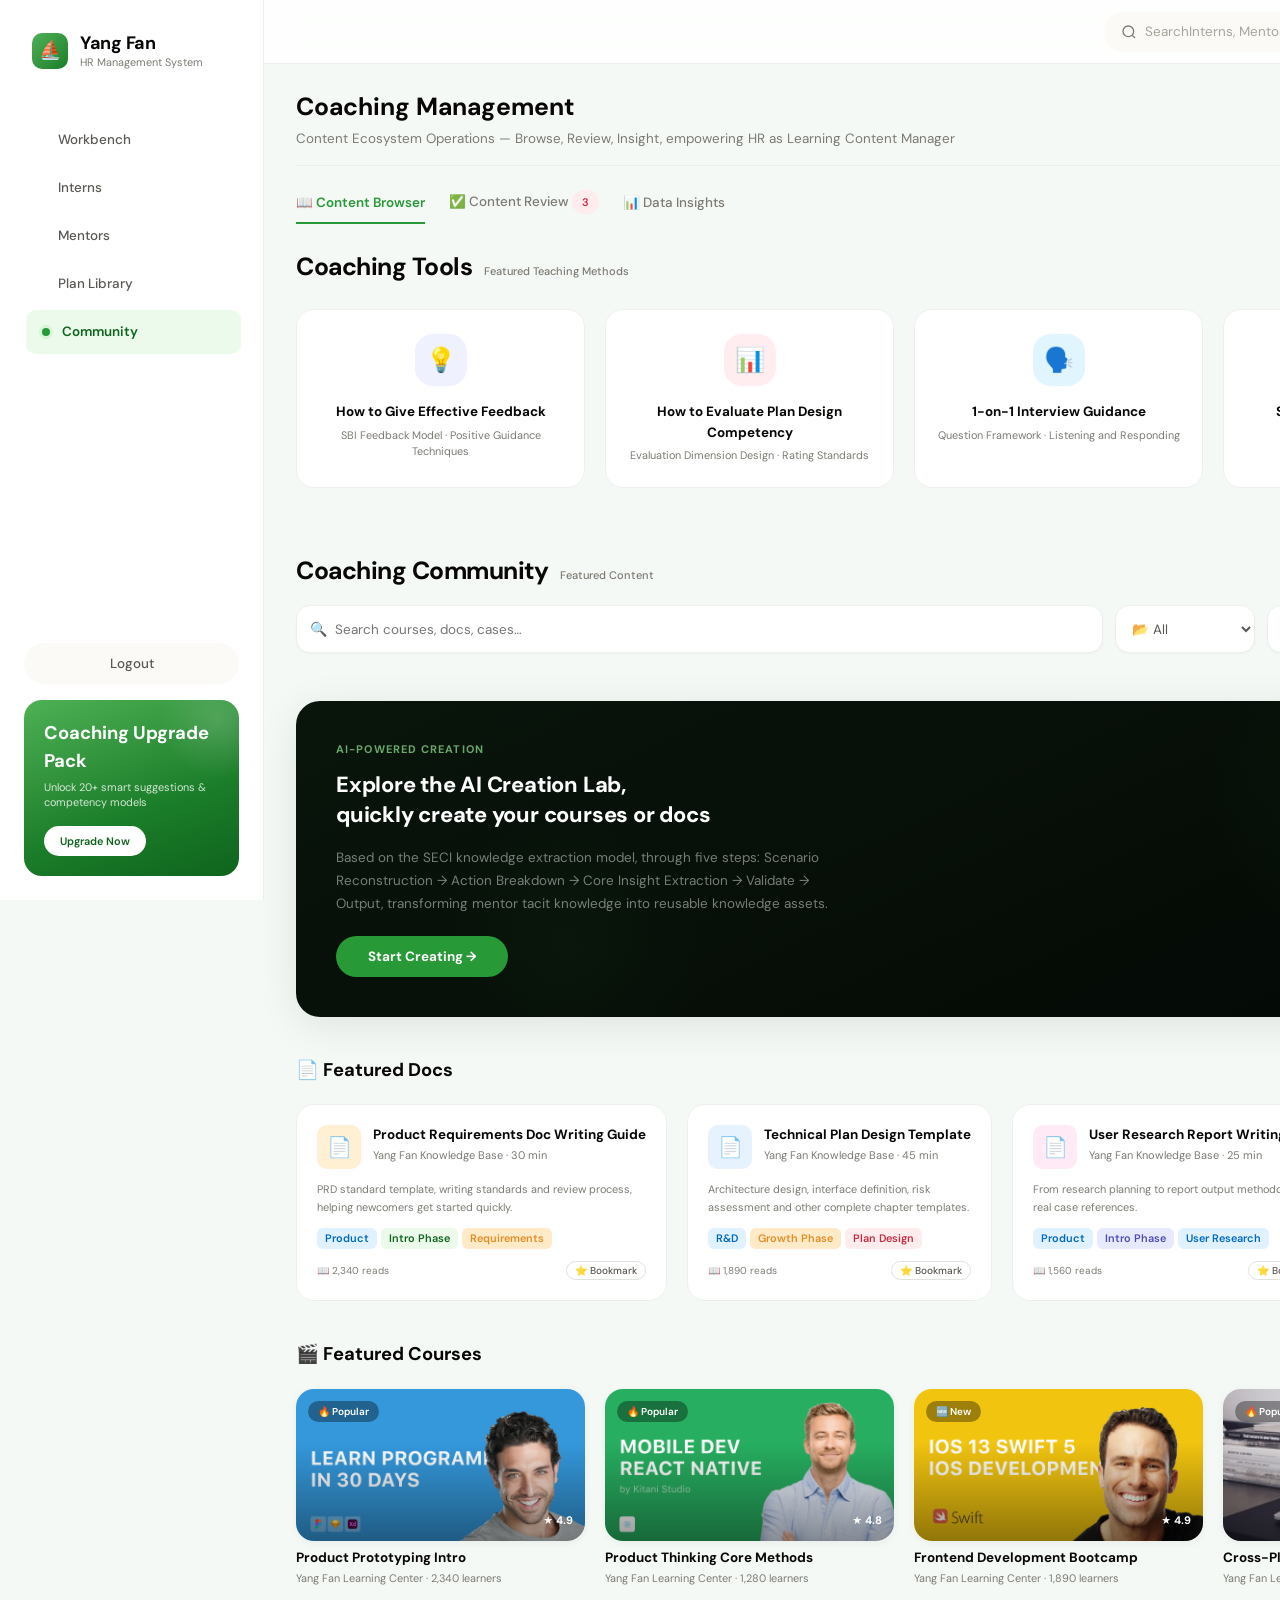
<file: hr_cul.html>
<!DOCTYPE html>
<html lang="en">
<head>
<meta charset="UTF-8">
<meta name="viewport" content="width=device-width, initial-scale=1.0">
<title>Yang Fan</title>
<link rel="preconnect" href="https://fonts.googleapis.com">
<link rel="preconnect" href="https://fonts.gstatic.com" crossorigin>
<link href="https://fonts.googleapis.com/css2?family=DM+Sans:opsz,wght@9..40,400;9..40,500;9..40,600;9..40,700;9..40,800&display=swap" rel="stylesheet">
<style>

/* ================================================================
  YANG FAN · MENTOR WORKBENCH V3 — Modern Minimalist Design System
  Design Tokens: OKLCH Color Space · 8pt Grid · DM Sans · ease-out
  ================================================================ */
:root {
 /* ── Spring Green Palette (OKLCH) ── */
 --green-50: oklch(0.97 0.025 145);
 --green-100: oklch(0.94 0.05 145);
 --green-200: oklch(0.88 0.09 145);
 --green-300: oklch(0.78 0.13 145);
 --green-400: oklch(0.68 0.16 145);
 --green-500: oklch(0.60 0.17 145);
 --green-600: oklch(0.52 0.15 145);
 --green-700: oklch(0.44 0.13 145);
 --green-800: oklch(0.36 0.10 145);
 --green-900: oklch(0.28 0.08 145);

 /* ── Warm Neutrals ── */
 --neutral-0:  oklch(1 0 0);
 --neutral-50: oklch(0.985 0.004 96);
 --neutral-100: oklch(0.965 0.007 96);
 --neutral-200: oklch(0.92 0.010 96);
 --neutral-300: oklch(0.86 0.012 96);
 --neutral-400: oklch(0.72 0.012 96);
 --neutral-500: oklch(0.58 0.012 96);
 --neutral-600: oklch(0.46 0.010 96);
 --neutral-700: oklch(0.34 0.008 96);
 --neutral-800: oklch(0.22 0.006 96);
 --neutral-900: oklch(0.13 0.004 96);

 /* ── Semantic Aliases ── */
 --bg-app:    oklch(0.978 0.006 145);
 --bg-card:    var(--neutral-0);
 --bg-header:   oklch(1 0 0 / 0.82);
 --bg-stat:    var(--neutral-50);
 --bg-rec:     var(--neutral-50);
 --bg-nav-active: var(--green-50);
 --bg-sidebar:   var(--neutral-0);

 --primary:     var(--green-500);
 --primary-hover:  var(--green-600);
 --primary-light:  var(--green-50);
 --primary-text:  var(--green-700);

 --text-primary:  var(--neutral-900);
 --text-secondary: var(--neutral-600);
 --text-muted:   var(--neutral-500);
 --text-placeholder:var(--neutral-400);

 --border:     oklch(0.91 0.008 145);
 --border-light:  oklch(0.95 0.005 145);

 --danger:     oklch(0.55 0.19 18);
 --danger-light:  oklch(0.96 0.02 18);
 --warning:     oklch(0.72 0.15 65);
 --warning-light:  oklch(0.96 0.06 65);
 --info:      oklch(0.52 0.16 250);
 --info-light:   oklch(0.95 0.03 250);
 --purple:     oklch(0.48 0.16 280);
 --purple-light:  oklch(0.94 0.03 280);

 /* ── Shadows (Layered, Subtle) ── */
 --shadow-xs: 0 1px 2px oklch(0 0 0 / 0.03);
 --shadow-sm: 0 2px 8px oklch(0 0 0 / 0.05);
 --shadow-md: 0 4px 20px oklch(0 0 0 / 0.07);
 --shadow-lg: 0 8px 40px oklch(0 0 0 / 0.09);
 --shadow-xl: 0 16px 60px oklch(0 0 0 / 0.12);
 --shadow-sidebar: 12px 0 32px oklch(0 0 0 / 0.06);

 /* ── Typography (DM Sans + System) ── */
 --font: 'DM Sans', system-ui, -apple-system, 'PingFang SC', 'Microsoft YaHei', sans-serif;
 --font-heading: 'DM Sans', 'PingFang SC', 'Microsoft YaHei', system-ui, sans-serif;

 /* ── Fluid Typography Scale (1.25 ratio) ── */
 --text-xs:  clamp(0.625rem, 0.6rem + 0.1vw, 0.75rem);  /* 10-12px */
 --text-sm:  clamp(0.75rem, 0.72rem + 0.15vw, 0.875rem); /* 12-14px */
 --text-base: clamp(0.875rem, 0.85rem + 0.2vw, 1rem);   /* 14-16px */
 --text-lg:  clamp(1rem, 0.95rem + 0.25vw, 1.25rem);   /* 16-20px */
 --text-xl:  clamp(1.125rem, 1.05rem + 0.4vw, 1.5rem);  /* 18-24px */
 --text-2xl: clamp(1.25rem, 1.15rem + 0.5vw, 1.75rem);  /* 20-28px */
 --text-3xl: clamp(1.5rem, 1.3rem + 0.8vw, 2.25rem);   /* 24-36px */
 --text-4xl: clamp(1.75rem, 1.4rem + 1.2vw, 3rem);    /* 28-48px */

 --leading-tight: 1.2;
 --leading-normal: 1.5;
 --leading-relaxed:1.7;

 /* ── Spacing (8pt Grid) ── */
 --sp-1: 4px;
 --sp-2: 8px;
 --sp-3: 12px;
 --sp-4: 16px;
 --sp-5: 20px;
 --sp-6: 24px;
 --sp-8: 32px;
 --sp-10: 40px;
 --sp-12: 48px;
 --sp-16: 64px;
 --sp-20: 80px;

 /* ── Border Radii ── */
 --r-sm:  6px;
 --r-md:  10px;
 --r-lg:  14px;
 --r-xl:  18px;
 --r-2xl: 24px;
 --r-full: 9999px;

 /* ── Animation Tokens ── */
 --ease-out:  cubic-bezier(0.16, 1, 0.3, 1);
 --ease-in-out:cubic-bezier(0.65, 0, 0.35, 1);
 --ease-std:  cubic-bezier(0.4, 0, 0.2, 1);
 --dur-fast:  120ms;
 --dur-normal: 200ms;
 --dur-slow:  350ms;
 --dur-page:  400ms;

 /* ── Layout ── */
 --sidebar-w: 264px;
 --topbar-h: 64px;
 --content-max: 1280px;
}

/* ── prefers-reduced-motion ── */
@media (prefers-reduced-motion: reduce) {
 *, *::before, *::after {
  animation-duration: 0.01ms !important;
  animation-iteration-count: 1 !important;
  transition-duration: 0.01ms !important;
 }
}

/* ================================================================
  RESET & BASE
  ================================================================ */
*,*::before,*::after{box-sizing:border-box;margin:0;padding:0}
html{font-size:16px;-webkit-font-smoothing:antialiased;-moz-osx-font-smoothing:grayscale}
body{
 font-family:var(--font);
 background:var(--bg-app);
 color:var(--text-primary);
 line-height:var(--leading-normal);
 display:flex;
 min-height:100vh;
 overflow-x:hidden;
}
::-webkit-scrollbar{width:4px;height:4px}
::-webkit-scrollbar-track{background:transparent}
::-webkit-scrollbar-thumb{background:var(--neutral-300);border-radius:2px}
::selection{background:var(--green-100);color:var(--green-800)}

/* ================================================================
  SIDEBAR — Refined, Minimal
  ================================================================ */
.sidebar{
 width:var(--sidebar-w);
 min-height:100vh;
 background:var(--bg-sidebar);
 position:fixed;top:0;left:0;bottom:0;z-index:100;
 display:flex;flex-direction:column;
 padding:var(--sp-6);
 border-right:1px solid var(--border-light);
}
.sidebar-brand{
 display:flex;align-items:center;gap:var(--sp-3);
 padding:var(--sp-2) var(--sp-2) var(--sp-6);
}
.sidebar-brand .logo-icon{
 width:36px;height:36px;
 background:linear-gradient(135deg,var(--green-400),var(--green-600));
 border-radius:var(--r-md);
 display:flex;align-items:center;justify-content:center;
 color:#fff;font-weight:800;font-size:18px;
 flex-shrink:0;
}
.sb-info h1{font-size:18px;font-weight:700;color:var(--text-primary);letter-spacing:-0.3px;line-height:1.3;font-family:var(--font-heading)}
.sb-info span{font-size:var(--text-xs);color:var(--text-muted);line-height:1.3;display:block}

.sidebar-nav{flex:1;padding-top:var(--sp-6);display:flex;flex-direction:column;gap:var(--sp-1)}
.nav-item{
 display:flex;align-items:center;gap:var(--sp-3);
 padding:var(--sp-3) var(--sp-4);
 border-radius:var(--r-md);
 cursor:pointer;
 transition:all var(--dur-fast) var(--ease-std);
 color:var(--text-secondary);
 font-weight:500;font-size:var(--text-sm);
 border:none;background:none;
 width:100%;font-family:var(--font);
 text-align:left;
}
.nav-item .nav-dot{width:6px;height:6px;border-radius:50%;background:transparent;transition:all var(--dur-fast) var(--ease-std);flex-shrink:0}
.nav-item{transition:all var(--dur-normal) var(--ease-std)}
.nav-item:hover{background:var(--neutral-50);color:var(--text-primary);transform:translateX(2px)}
.nav-item:hover .nav-dot{background:var(--neutral-300);transform:scale(1.3)}
.nav-item.active{background:var(--green-50);color:var(--primary-text);font-weight:600;transform:translateX(2px)}
.nav-item.active .nav-dot{background:var(--primary);width:8px;height:8px;box-shadow:0 0 0 3px var(--green-100);transform:scale(1)}

.btn-logout{
 display:flex;align-items:center;justify-content:center;gap:var(--sp-2);
 padding:var(--sp-3) var(--sp-5);
 background:var(--neutral-50);color:var(--text-secondary);
 border:none;border-radius:var(--r-full);
 cursor:pointer;font-weight:500;font-size:var(--text-sm);
 font-family:var(--font);transition:all var(--dur-fast) var(--ease-std);
 margin-bottom:var(--sp-4);width:100%;
}
.btn-logout:hover{background:var(--neutral-100);color:var(--text-primary)}

.sidebar-bottom{
 background:linear-gradient(160deg,var(--green-400),var(--green-600) 60%,var(--green-700));
 border-radius:var(--r-xl);
 padding:var(--sp-5);
 color:#fff;flex-shrink:0;
 position:relative;overflow:hidden;
}
.sidebar-bottom::before{
 content:'';position:absolute;top:-40px;right:-40px;
 width:120px;height:120px;
 background:radial-gradient(circle,oklch(1 0 0 / 0.15) 0%,transparent 70%);
 border-radius:50%;
}
.sidebar-bottom h3{font-size:var(--text-lg);font-weight:700;margin-bottom:var(--sp-1);color:#fff;position:relative;font-family:var(--font-heading)}
.sidebar-bottom p{font-size:var(--text-xs);color:oklch(1 0 0 / 0.8);margin-bottom:var(--sp-4);line-height:1.4;position:relative}
.btn-white-pill{
 padding:var(--sp-2) var(--sp-4);
 background:#fff;color:var(--green-700);
 border:none;border-radius:var(--r-full);
 font-size:var(--text-xs);font-weight:600;
 cursor:pointer;font-family:var(--font);
 transition:all var(--dur-fast) var(--ease-std);
 position:relative;
}
.btn-white-pill:hover{transform:translateY(-1px);box-shadow:0 4px 16px oklch(0 0 0 / 0.12)}
.btn-white-pill:active{transform:translateY(0) scale(0.97)}

/* ================================================================
  MAIN CONTENT AREA
  ================================================================ */
.main{flex:1;margin-left:var(--sidebar-w);min-height:100vh;display:flex;flex-direction:column}

/* ================================================================
  TOPBAR — Glassmorphism
  ================================================================ */
.topbar{
 background:var(--bg-header);
 backdrop-filter:blur(16px) saturate(180%);
 -webkit-backdrop-filter:blur(16px) saturate(180%);
 border-bottom:1px solid var(--border-light);
 height:var(--topbar-h);
 display:flex;align-items:center;gap:var(--sp-4);
 padding:0 var(--sp-8);
 position:sticky;top:0;z-index:50;
}
.topbar-spacer{flex:1}
.search-box{
 flex:0 0 300px;height:40px;
 background:var(--neutral-50);
 border:1px solid transparent;
 border-radius:var(--r-full);
 display:flex;align-items:center;gap:var(--sp-2);
 padding:0 var(--sp-4);
 transition:all var(--dur-normal) var(--ease-std);
}
.search-box:focus-within{
 background:var(--neutral-0);
 border-color:var(--green-300);
 box-shadow:0 0 0 3px var(--green-50);
}
.search-box svg{width:16px;height:16px;color:var(--text-muted);flex-shrink:0}
.search-box input{border:none;background:transparent;outline:none;font-size:var(--text-sm);color:var(--text-primary);width:100%;font-family:var(--font)}
.search-box input::placeholder{color:var(--text-placeholder)}
.topbar-btn{
 width:40px;height:40px;border-radius:50%;border:none;
 background:transparent;
 display:flex;align-items:center;justify-content:center;
 cursor:pointer;transition:all var(--dur-fast) var(--ease-std);
 flex-shrink:0;position:relative;color:var(--text-secondary);
}
.topbar-btn:hover{background:var(--neutral-50);color:var(--text-primary)}
.topbar-btn:active{transform:scale(0.95)}
.topbar-btn svg{width:20px;height:20px}
.notif-dot{
 position:absolute;top:8px;right:8px;
 width:8px;height:8px;
 background:var(--danger);border-radius:50%;
 border:2px solid var(--bg-header);
}
.topbar-avatar{
 width:36px;height:36px;border-radius:50%;
 background:linear-gradient(135deg,var(--green-400),var(--green-600));
 cursor:pointer;border:2px solid transparent;
 transition:all var(--dur-fast) var(--ease-std);
 display:flex;align-items:center;justify-content:center;color:#fff;font-weight:700;font-size:14px;
 flex-shrink:0;
}
.topbar-avatar:hover{border-color:var(--green-300);transform:scale(1.05)}
.topbar-avatar:active{transform:scale(0.95)}

/* ================================================================
  PAGE TRANSITIONS
  ================================================================ */
.page{display:none;padding:var(--sp-8);flex-direction:column;gap:var(--sp-6);flex:1;max-width:var(--content-max)}
.page.active{display:flex;animation:pageEnter var(--dur-page) var(--ease-std) both}
@keyframes pageEnter{from{opacity:0;transform:translateY(8px)}to{opacity:1;transform:translateY(0)}}

/* ================================================================
  ENTRY ANIMATIONS (Staggered)
  ================================================================ */
.a-up{animation:a-fadeUp var(--dur-slow) var(--ease-std) both}
@keyframes a-fadeUp{from{opacity:0;transform:translateY(10px)}to{opacity:1;transform:translateY(0)}}
@keyframes pulse{0%,100%{opacity:1}50%{opacity:.5}}
.a-up.d1{animation-delay:.04s}.a-up.d2{animation-delay:.08s}.a-up.d3{animation-delay:.12s}.a-up.d4{animation-delay:.16s}.a-up.d5{animation-delay:.20s}

/* ================================================================
  SHARED COMPONENTS
  ================================================================ */
/* ── Section Header ── */
.section-head{display:flex;align-items:center;justify-content:space-between;margin-bottom:var(--sp-4)}
.section-head h3{font-size:var(--text-lg);font-weight:700;color:var(--text-primary);font-family:var(--font-heading)}
.section-head .more{font-size:var(--text-sm);color:var(--primary);cursor:pointer;font-weight:600;transition:opacity var(--dur-fast)}
.section-head .more:hover{opacity:.7}

/* ── Page Title ── */
.page-title-row{margin-bottom:var(--sp-6);padding-bottom:var(--sp-4);border-bottom:1px solid var(--border-light)}
.page-title-row h3{font-size:var(--text-2xl);font-weight:700;color:var(--text-primary);font-family:var(--font-heading)}
.page-title-row p{font-size:var(--text-sm);color:var(--text-muted);margin-top:var(--sp-1)}

/* ── Gradient Divider ── */
.grad-divider{height:1px;background:linear-gradient(90deg,transparent,var(--border-light) 20%,var(--border-light) 80%,transparent);margin:var(--sp-5) 0}

/* ── Badge ── */
.badge-sm{
 background:var(--neutral-50);padding:2px var(--sp-3);
 border-radius:var(--r-full);font-size:var(--text-xs);color:var(--text-muted);
 font-weight:500;
}

/* ── Tags ── */
.tag{padding:3px var(--sp-2);border-radius:var(--r-sm);font-size:var(--text-xs);line-height:1.4;font-weight:600}
.tag.green{background:var(--green-50);color:var(--primary-text)}
.tag.blue{background:var(--info-light);color:var(--info)}
.tag.purple{background:var(--purple-light);color:var(--purple)}
.tag.orange{background:var(--warning-light);color:var(--warning)}
.tag.red{background:var(--danger-light);color:var(--danger)}

/* ── Buttons ── */
.btn-primary{
 padding:var(--sp-2) var(--sp-5);
 background:var(--primary);color:#fff;
 border:none;border-radius:var(--r-full);
 font-size:var(--text-sm);font-weight:600;
 cursor:pointer;font-family:var(--font);
 transition:all var(--dur-fast) var(--ease-std);
 display:inline-flex;align-items:center;justify-content:center;gap:var(--sp-2);
}
.btn-primary:hover{background:var(--primary-hover);transform:translateY(-1px);box-shadow:0 4px 16px oklch(0.6 0.17 145 / 0.3)}
.btn-primary:active{transform:translateY(0) scale(0.97)}
.btn-ghost{
 padding:var(--sp-2) var(--sp-4);
 background:transparent;color:var(--text-secondary);
 border:1px solid var(--border);border-radius:var(--r-full);
 font-size:var(--text-sm);font-weight:500;
 cursor:pointer;font-family:var(--font);
 transition:all var(--dur-fast) var(--ease-std);
 display:inline-flex;align-items:center;justify-content:center;gap:var(--sp-2);
}
.btn-ghost:hover{background:var(--neutral-50);color:var(--text-primary);border-color:var(--neutral-300)}
.btn-ghost:active{transform:scale(0.97)}
.btn-pill-dark{
 padding:var(--sp-1) var(--sp-4);
 background:var(--neutral-800);color:#fff;
 border:none;border-radius:var(--r-full);
 font-size:var(--text-xs);font-weight:500;
 cursor:pointer;font-family:var(--font);
 transition:all var(--dur-fast) var(--ease-std);
}
.btn-pill-dark:hover{background:var(--neutral-900);transform:translateY(-1px)}

/* ── Card Polish ── */
.card-hover{transition:all var(--dur-normal) var(--ease-std);border:1px solid var(--border-light)}
.card-hover:hover{box-shadow:var(--shadow-md);transform:translateY(-2px);border-color:var(--border)}

/* ── Status Badges ── */
.st-badge{
 display:inline-flex;align-items:center;justify-content:center;
 padding:3px var(--sp-3);border-radius:var(--r-full);
 font-size:var(--text-xs);font-weight:600;white-space:nowrap;
 font-family:var(--font);
}
.st-badge.orange{background:var(--danger-light);color:var(--danger)}
.st-badge.blue{background:var(--info-light);color:var(--info)}
.st-badge.green{background:var(--green-50);color:var(--primary-text)}
.st-badge.gray{background:var(--neutral-50);color:var(--text-muted)}
.st-badge.purple{background:var(--purple-light);color:var(--purple)}

/* ── Risk Tags ── */
.risk-tag{padding:3px var(--sp-3);border-radius:var(--r-full);font-size:var(--text-xs);font-weight:600;display:inline-block}
.risk-tag.hi{background:var(--danger-light);color:var(--danger)}
.risk-tag.lo{background:var(--green-50);color:var(--primary-text)}
.risk-tag.med{background:var(--warning-light);color:var(--warning)}
.fit-bar{width:80px;height:5px;background:var(--neutral-100);border-radius:3px;overflow:hidden}
.fit-fill{height:100%;background:var(--primary);border-radius:3px;width:0;transition:width 1s var(--ease-out)}

/* ================================================================
  PAGE 1: DASHBOARD — Hero + Inline Todo
  ================================================================ */
.hero-card{
 background:linear-gradient(155deg,var(--neutral-800) 0%,var(--neutral-900) 60%,oklch(0.18 0.03 145) 100%);
 border-radius:var(--r-2xl);padding:var(--sp-5) var(--sp-6);
 box-shadow:var(--shadow-lg);margin-bottom:var(--sp-5);
 position:relative;overflow:hidden;
}
.hero-card::after{
 content:'';position:absolute;top:-120px;right:-80px;
 width:400px;height:400px;
 background:radial-gradient(circle,var(--green-500) 0%,transparent 70%);
 opacity:.08;border-radius:50%;pointer-events:none;
}
.hero-card::before{
 content:'';position:absolute;bottom:-80px;left:10%;
 width:350px;height:350px;
 background:radial-gradient(circle,var(--green-400) 0%,transparent 70%);
 opacity:.06;border-radius:50%;pointer-events:none;
}
.hero-grid{display:flex;gap:var(--sp-6);position:relative;z-index:1;align-items:flex-start}
.hero-left{flex:1;display:flex;flex-direction:column;justify-content:center;align-self:center}
.hero-tag{font-size:var(--text-xs);font-weight:700;color:var(--green-300);text-transform:uppercase;letter-spacing:.08em;margin-bottom:var(--sp-2);opacity:.9}
.hero-title{font-size:var(--text-2xl);font-weight:800;color:#fff;line-height:var(--leading-tight);font-family:var(--font-heading);letter-spacing:-0.02em}
.hero-desc{font-size:var(--text-sm);color:oklch(1 0 0 / 0.5);line-height:1.6;margin-top:var(--sp-2);max-width:420px}

/* ── Hero Right: Inline Todo ── */
.hero-todo-panel{flex:0 0 440px;display:flex;flex-direction:column;gap:var(--sp-3)}
.hero-todo-tabs{display:flex;gap:var(--sp-1)}
.hero-todo-tab{
 padding:var(--sp-1) var(--sp-3);border-radius:var(--r-full);
 font-size:var(--text-xs);border:1px solid oklch(1 0 0 / 0.12);
 cursor:pointer;font-family:var(--font);background:transparent;
 color:oklch(1 0 0 / 0.55);transition:all var(--dur-fast) var(--ease-std);
 font-weight:500;white-space:nowrap;
}
.hero-todo-tab:hover{background:oklch(1 0 0 / 0.06);color:oklch(1 0 0 / 0.8)}
.hero-todo-tab.active{background:oklch(1 0 0 / 0.12);color:#fff;border-color:oklch(1 0 0 / 0.2);font-weight:600}
.hero-todo-cards{display:flex;gap:var(--sp-3);flex-wrap:wrap}
.hero-todo-card{
 flex:1;min-width:120px;max-width:200px;
 background:oklch(1 0 0 / 0.06);
 border:1px solid oklch(1 0 0 / 0.08);
 border-radius:var(--r-lg);padding:var(--sp-3) var(--sp-4);
 cursor:pointer;transition:all var(--dur-fast) var(--ease-std);
 backdrop-filter:blur(4px);display:flex;flex-direction:column;gap:var(--sp-2);
 position:relative;overflow:hidden;
}
.hero-todo-card:hover{background:oklch(1 0 0 / 0.1);border-color:oklch(1 0 0 / 0.15);transform:translateY(-1px)}
.hero-todo-card .ht-dot{width:6px;height:6px;border-radius:50%;flex-shrink:0}
.hero-todo-card .ht-dot.urgent{background:var(--danger)}
.hero-todo-card .ht-dot.normal{background:var(--primary)}
.hero-todo-card .ht-text{font-size:var(--text-xs);color:oklch(1 0 0 / 0.85);line-height:1.4;overflow:hidden;display:-webkit-box;-webkit-line-clamp:2;-webkit-box-orient:vertical}
.hero-todo-card .ht-action{font-size:10px;font-weight:600;color:oklch(1 0 0 / 0.7);align-self:flex-end;padding:2px var(--sp-2);background:oklch(1 0 0 / 0.08);border-radius:var(--r-sm);transition:all var(--dur-fast)}
.hero-todo-card:hover .ht-action{background:var(--primary);color:#fff}
.hero-todo-cat{display:none;flex-wrap:wrap;gap:var(--sp-3)}
.hero-todo-cat.active{display:flex}

.stats-row{display:grid;grid-template-columns:repeat(4,1fr);gap:var(--sp-4);margin-bottom:var(--sp-8)}
.stat-card-dash{
 background:var(--bg-card);border:1px solid var(--border-light);
 border-radius:var(--r-lg);padding:var(--sp-5);
 text-align:center;
 box-shadow:var(--shadow-xs);
 transition:all var(--dur-normal) var(--ease-std);
}
.stat-card-dash:hover{transform:translateY(-2px);box-shadow:var(--shadow-md)}
.stat-card-dash .val{font-size:clamp(1.5rem,3vw,2rem);font-weight:800;color:var(--primary);line-height:1.2;font-family:var(--font-heading)}
.stat-card-dash .lbl{font-size:var(--text-xs);color:var(--text-muted);margin-top:var(--sp-1)}

.analysis-card{
 background:var(--bg-card);border:1px solid var(--border-light);
 border-radius:var(--r-2xl);box-shadow:var(--shadow-xs);padding:var(--sp-8);
 transition:all var(--dur-normal) var(--ease-std);
}
.analysis-card:hover{box-shadow:var(--shadow-sm)}
.analysis-grid{display:flex;gap:var(--sp-12)}
.analysis-left{flex:0 0 380px}
.analysis-right{flex:1}
.radar-legend{display:flex;flex-wrap:wrap;gap:var(--sp-4);margin-bottom:var(--sp-4);font-size:var(--text-xs)}
.radar-legend .l1{color:var(--green-700)}.radar-legend .l2{color:var(--info)}.radar-legend .l3{color:var(--warning)}.radar-legend .l4{color:var(--danger)}
.rec-warn{font-size:var(--text-xs);color:var(--warning);line-height:1.5;margin-bottom:var(--sp-4);padding:var(--sp-3) var(--sp-4);background:var(--warning-light);border-radius:var(--r-md)}
.rec-card{
 background:var(--neutral-50);border:1px solid transparent;
 border-radius:var(--r-lg);padding:var(--sp-5);margin-bottom:var(--sp-3);
 transition:all var(--dur-fast) var(--ease-std);cursor:pointer;
}
.rec-card:hover{border-color:var(--border);box-shadow:var(--shadow-sm)}
.rec-card-top{display:flex;justify-content:space-between;font-size:var(--text-xs);color:var(--text-muted);margin-bottom:var(--sp-2)}
.rec-card-title{font-size:var(--text-base);font-weight:700;color:var(--text-primary);display:flex;align-items:center;gap:var(--sp-2);margin-bottom:var(--sp-1)}
.rec-voice{font-size:var(--text-sm);color:var(--text-secondary);margin-bottom:var(--sp-1)}
.rec-desc{font-size:var(--text-xs);color:var(--text-muted);line-height:1.5}
.rec-assign-row{display:flex;justify-content:flex-end;margin-top:var(--sp-3)}

/* ── Shared Table & Cell (used by Page 2) ── */
.table-card{
 flex:1;background:var(--bg-card);border:1px solid var(--border-light);
 border-radius:var(--r-2xl);box-shadow:var(--shadow-xs);padding:var(--sp-6);
}
.table-hd{display:flex;justify-content:space-between;align-items:center;margin-bottom:var(--sp-4)}
.table-hd h3{font-size:var(--text-lg);font-weight:700;color:var(--text-primary);font-family:var(--font-heading)}
.styled-table{width:100%;border-collapse:collapse}
.styled-table th{text-align:left;padding:var(--sp-2) var(--sp-3);font-size:var(--text-xs);font-weight:600;color:var(--text-muted);border-bottom:1px solid var(--border-light);text-transform:uppercase;letter-spacing:.03em}
.styled-table td{padding:var(--sp-3);font-size:var(--text-sm)}
.styled-table tbody tr{border-radius:var(--r-md);transition:all var(--dur-fast) var(--ease-std);cursor:pointer}
.styled-table tbody tr:hover{background:var(--neutral-50)}
.stu-cell{display:flex;align-items:center;gap:var(--sp-3)}
.stu-av{width:32px;height:32px;border-radius:50%;display:flex;align-items:center;justify-content:center;flex-shrink:0;font-weight:700;font-size:12px;color:#fff;text-indent:-9999px;overflow:hidden}
.stu-av.a1{background:#6366F1}.stu-av.a2{background:#3B82F6}.stu-av.a3{background:#10B981}.stu-av.a4{background:#34D399}
.stu-name{font-weight:600;font-size:var(--text-sm);color:var(--text-primary)}
.stu-role{font-size:var(--text-xs);color:var(--text-muted)}
.score{font-weight:700;font-size:var(--text-sm);color:var(--text-primary)}
.trend-txt{font-size:var(--text-xs);color:var(--text-muted);max-width:140px;white-space:nowrap;overflow:hidden;text-overflow:ellipsis}
/* ===== PAGE LAYOUT ===== */
.page{display:none}.page.active{display:block;padding:var(--sp-5) var(--sp-8)}

/* ===== 3 KPI Sparkline Cards ===== */
.kpi-row{display:grid;grid-template-columns:repeat(3,1fr);gap:var(--sp-4);margin-bottom:var(--sp-4)}
.kpi-spark{background:var(--bg-card);border:1px solid var(--border-light);border-radius:var(--r-xl);padding:var(--sp-4) var(--sp-5);display:flex;align-items:center;gap:var(--sp-4);box-shadow:var(--shadow-xs);transition:all var(--dur-normal) var(--ease-std)}
.kpi-spark:hover{box-shadow:var(--shadow-sm)}
.ks-left{flex:1;min-width:0}
.ks-label{font-size:var(--text-xs);color:var(--text-muted);text-transform:uppercase;letter-spacing:.04em;font-weight:600;margin-bottom:2px}
.ks-val{font-size:32px;font-weight:800;color:var(--text-primary);font-family:var(--font-heading);letter-spacing:-.03em;line-height:1.1}
.ks-sub{font-size:var(--text-xs);color:var(--text-muted);margin-top:2px}
.ks-right{flex:0 0 120px;height:48px}
.ks-sparkline{width:100%;height:100%}

/* ===== 4 Department Pill Filters ===== */
.dept-pills{display:flex;gap:var(--sp-3);margin-bottom:var(--sp-4);align-items:stretch}
.dpill{flex:1;display:flex;align-items:center;justify-content:center;gap:var(--sp-2);padding:var(--sp-4) var(--sp-5);border-radius:var(--r-xl);cursor:pointer;transition:all .3s var(--ease-out);user-select:none;background:var(--bg-card);border:2px solid var(--border-light);color:var(--text-primary);overflow:hidden;white-space:nowrap}
.dpill:hover:not(.on){border-color:var(--border);background:var(--neutral-50)}
.dpill.on{flex:2.5;background:var(--neutral-800);color:#fff;border-color:var(--neutral-800);box-shadow:var(--shadow-md)}
.dpill.on .dp-name,.dpill.on .dp-num,.dpill.on .dp-unit{color:#fff}
.dp-name{font-size:var(--text-sm);font-weight:500;color:var(--text-secondary);transition:color .3s var(--ease-out)}
.dp-num{font-size:var(--text-xl);font-weight:800;font-family:var(--font-heading);transition:color .3s var(--ease-out)}
.dp-unit{font-size:var(--text-xs);color:var(--text-muted);margin-left:2px}

/* ===== CHARTS ROW ===== *//* ===== CHARTS ROW ===== */
.charts-row{display:grid;grid-template-columns:1.22fr 380px;gap:var(--sp-4)}
.chart-wide{flex:1}.chart-narrow{flex-shrink:0}

/* ===== PANEL ===== */
.panel{background:var(--bg-card);border:1px solid var(--border-light);border-radius:var(--r-xl);padding:var(--sp-4) var(--sp-5);box-shadow:var(--shadow-xs)}
.panel h4{font-size:var(--text-base);font-weight:700;color:var(--text-primary);margin-bottom:var(--sp-5);font-family:var(--font-heading);display:flex;align-items:center;gap:var(--sp-2)}
.panel-divider{height:1px;background:var(--border-light);margin:var(--sp-6) 0}

/* ===== CHART TABS — Plain text ===== */
.chart-tabs{display:flex;gap:var(--sp-6);width:fit-content}
.ctab{padding:0 0 8px 0;border:none;border-bottom:2px solid transparent;font-size:var(--text-sm);font-weight:500;cursor:pointer;font-family:var(--font);background:transparent;color:var(--text-muted);transition:all var(--dur-fast) var(--ease-std);border-radius:0}
.ctab.active{border-bottom-color:var(--primary);color:var(--primary);font-weight:600;box-shadow:none;background:transparent}
.ctab:hover:not(.active){color:var(--text-primary);border-bottom-color:var(--neutral-300)}

/* ===== STACKED BARS ===== */
.stack-row{display:flex;align-items:center;gap:var(--sp-4);padding:var(--sp-4) var(--sp-2)}
.stack-row .st-label{width:60px;font-size:var(--text-sm);font-weight:500;color:var(--text-primary);flex-shrink:0;text-align:right}
.stack-row .st-bar{flex:1;height:38px;display:flex;gap:5px}
.stack-row .st-seg{height:100%}
.stack-row .st-seg:first-child{border-radius:6px 0 0 6px}.stack-row .st-seg:last-child{border-radius:0 6px 6px 0}
.stack-row .st-val{width:44px;font-size:var(--text-xs);font-weight:600;color:var(--text-secondary);flex-shrink:0;text-align:right}
.chart-note{font-size:var(--text-xs);color:var(--text-muted);line-height:1.6;margin-top:var(--sp-4);padding:var(--sp-3) var(--sp-4);background:var(--bg-stat);border-radius:var(--r-md)}

/* ===== DONUT CHART ===== */
.donut-wrap{display:flex;flex-direction:column;align-items:center;padding:var(--sp-6) 0;gap:var(--sp-2)}
.donut-center{text-align:center;margin-top:-6px}
.donut-num{font-size:var(--text-2xl);font-weight:800;color:var(--text-primary);font-family:var(--font-heading)}
.donut-lbl{display:block;font-size:var(--text-xs);color:var(--text-muted);margin-top:2px}

/* ===== RISK BAR ===== */
.risk-head{font-size:var(--text-sm);font-weight:600;color:var(--text-primary);margin-bottom:var(--sp-4)}
.risk-hbar{height:18px;background:var(--neutral-100);border-radius:var(--r-full);overflow:hidden;display:flex;margin-bottom:var(--sp-3)}
.risk-hbar span{height:100%;min-width:2px}
.risk-tags{display:flex;gap:var(--sp-5);flex-wrap:wrap;margin-bottom:var(--sp-3)}
.risk-tags span{display:flex;align-items:center;gap:6px;font-size:var(--text-xs);color:var(--text-secondary)}.risk-tags .ld{width:8px;height:8px;border-radius:50%}

/* ===== DEPT BARS ===== */
.dept-row{display:flex;align-items:center;gap:var(--sp-3);padding:var(--sp-2) 0}
.dept-row .dr-name{font-size:var(--text-sm);font-weight:500;color:var(--text-primary);width:64px;flex-shrink:0}
.dept-row .dr-track{flex:1;height:18px;background:var(--neutral-100);border-radius:var(--r-full);overflow:hidden}
.dept-row .dr-fill{height:100%;border-radius:var(--r-full);transition:width .5s var(--ease-out);opacity:.85}
.dept-row .dr-val{font-size:var(--text-sm);font-weight:700;color:var(--text-primary);width:48px;text-align:right;flex-shrink:0}

/* ===== MENTOR QUALITY ===== */
.mq-grid{display:grid;grid-template-columns:repeat(3,1fr);gap:var(--sp-4);padding:var(--sp-4) 0}
.mq-card{background:var(--bg-stat);border-radius:var(--r-lg);padding:var(--sp-4);display:flex;align-items:center;gap:var(--sp-3);transition:all var(--dur-normal) var(--ease-std);border:none}
.mq-card:hover{background:var(--bg-card);box-shadow:var(--shadow-sm);transform:translateY(-1px)}
.health-dot{width:10px;height:10px;border-radius:50%;display:inline-block;flex-shrink:0}.health-dot.good{background:var(--primary)}.health-dot.warn{background:var(--warning)}.health-dot.poor{background:var(--danger)}
.badge-sm{display:inline-flex;align-items:center;justify-content:center;min-width:24px;height:24px;padding:0 10px;border-radius:var(--r-full);font-size:11px;font-weight:600;background:var(--neutral-100);color:var(--text-secondary)}
.badge-sm.red{background:var(--danger-light);color:var(--danger)}.badge-sm.purple{background:var(--purple-light);color:var(--purple)}

/* ===== PAGE 2: INTERN TABLE ===== */
.page2-inner{display:flex;flex-direction:column;gap:var(--sp-6)}
.p2-top{display:flex;flex-direction:column;gap:var(--sp-6)}
.p2-stats{display:grid;grid-template-columns:1fr 1fr;gap:var(--sp-4)}
.p2-stat-info{background:var(--bg-card);border-radius:var(--r-xl);padding:var(--sp-4) var(--sp-6);display:flex;align-items:center;justify-content:space-between;gap:var(--sp-4);box-shadow:var(--shadow-sm);transition:all var(--dur-normal) var(--ease-std)}.p2-stat-info:hover{transform:translateY(-1px);box-shadow:var(--shadow-md)}
.p2si-label{font-size:var(--text-xs);color:var(--text-muted);text-transform:uppercase;letter-spacing:.04em;font-weight:600;margin-bottom:2px}
.p2si-val{font-size:40px;font-weight:800;color:var(--text-primary);font-family:var(--font-heading);letter-spacing:-.03em}
.p2si-sub{font-size:var(--text-xs);color:var(--text-muted);margin-top:2px;opacity:.65}
/* Table Toolbar */
.tbl-bar{display:flex;align-items:center;justify-content:space-between;flex-wrap:wrap;gap:var(--sp-3)}
.tbl-meta{font-size:var(--text-xs);color:var(--text-muted);margin-left:var(--sp-2);background:var(--bg-stat);padding:2px 10px;border-radius:var(--r-full)}
.tbl-sorts{display:flex;align-items:center;gap:6px}
.sbtn{height:30px;padding:0 14px;border-radius:var(--r-full);font-size:var(--text-xs);font-family:var(--font);cursor:pointer;transition:all var(--dur-fast);border:1px solid var(--border-light);background:var(--bg-card);color:var(--text-secondary);font-weight:500}
.sbtn:hover{background:var(--neutral-50);border-color:var(--border)}
.sbtn.on{background:var(--primary-light);border-color:var(--primary);color:var(--primary-text);font-weight:600}
.btn-export{padding:var(--sp-2) var(--sp-5);background:var(--primary);color:#fff;border:none;border-radius:var(--r-full);font-size:var(--text-sm);font-weight:600;cursor:pointer;font-family:var(--font)}.btn-export:hover{background:var(--primary-hover)}
/* Table */
.p2-table{background:var(--bg-card);border:1px solid var(--border-light);border-radius:var(--r-xl);overflow:hidden;box-shadow:var(--shadow-xs)}
.p2t{width:100%;border-collapse:collapse}
.p2t th{text-align:left;padding:var(--sp-3);font-size:var(--text-xs);font-weight:600;color:var(--text-muted);background:var(--bg-stat);border-bottom:1px solid var(--border-light);white-space:nowrap}
.p2t td{padding:var(--sp-4) var(--sp-3);font-size:var(--text-sm);font-size:var(--text-sm);border-bottom:1px solid var(--border-light);white-space:nowrap}
.p2t tbody tr{cursor:pointer;transition:background var(--dur-fast)}
.p2t tbody tr:hover{background:var(--neutral-50)}
.p2t tbody tr:last-child td{border-bottom:none}
.p2t .comp-dot{width:8px;height:8px;border-radius:50%;display:inline-block;margin-right:6px;flex-shrink:0}
.p2t .comp-dot.purple{background:var(--purple)}.p2t .comp-dot.green{background:var(--primary)}.p2t .comp-dot.amber{background:var(--warning)}.p2t .comp-dot.red{background:var(--danger)}
.p2t .comp-val{font-weight:700}
.p2t .mini-bar{width:80px;height:6px;background:var(--neutral-100);border-radius:3px;overflow:hidden;display:inline-block;vertical-align:middle;margin-right:6px}
.p2t .mini-fill{height:100%;border-radius:3px;background:var(--primary)}
.p2t .signal-txt{font-size:var(--text-xs);color:var(--text-secondary);max-width:120px;display:inline-block;overflow:hidden;text-overflow:ellipsis;white-space:nowrap}
.p2t .btn-detail{padding:4px 12px;font-size:var(--text-xs);font-weight:600;border:1px solid var(--border-light);border-radius:var(--r-full);background:var(--bg-card);color:var(--text-secondary);cursor:pointer;font-family:var(--font);transition:all var(--dur-fast)}.p2t .btn-detail:hover{background:var(--primary);color:#fff;border-color:var(--primary)}
.p2t .badge-lv{display:inline-flex;padding:2px 10px;border-radius:var(--r-full);font-size:11px;font-weight:600}
.p2t .badge-lv.high{background:var(--green-50);color:var(--green-700)}.p2t .badge-lv.risk{background:var(--danger-light);color:var(--danger)}.p2t .badge-lv.warn{background:var(--warning-light);color:var(--warning)}.p2t .badge-lv.potential{background:var(--purple-light);color:var(--purple)}
.trend-up{color:var(--primary);font-weight:600}.trend-down{color:var(--danger);font-weight:600}.trend-flat{color:var(--text-muted)}
/* Mentor Detail */
.detail-head{display:flex;align-items:center;gap:var(--sp-4);margin-bottom:var(--sp-5)}.btn-back{padding:var(--sp-2) var(--sp-4);background:var(--bg-stat);border:1px solid var(--border-light);border-radius:var(--r-full);font-size:var(--text-sm);font-weight:500;cursor:pointer;font-family:var(--font);color:var(--text-secondary);transition:all var(--dur-fast)}.btn-back:hover{background:var(--neutral-100);color:var(--text-primary)}.detail-name{font-size:var(--text-xl);font-weight:700;color:var(--text-primary);font-family:var(--font-heading)}.detail-sub{font-size:var(--text-xs);color:var(--text-muted);margin-top:2px}
.health-dot-sm{width:10px;height:10px;border-radius:50%;display:inline-block;flex-shrink:0}.health-dot-sm.good{background:var(--primary)}.health-dot-sm.warn{background:var(--warning)}.health-dot-sm.poor{background:var(--danger)}

@keyframes fadeUp{from{opacity:0;transform:translateY(16px)}to{opacity:1;transform:translateY(0)}}
.a-up{animation:fadeUp var(--dur-slow) var(--ease-out) both}.a-up.d1{animation-delay:0.04s}.a-up.d2{animation-delay:0.08s}.a-up.d3{animation-delay:0.12s}
@media(max-width:1400px){.charts-row{grid-template-columns:1fr}.kpi-bar{grid-template-columns:repeat(3,1fr)}.dept-filters{grid-template-columns:repeat(2,1fr)}.mq-grid{grid-template-columns:repeat(2,1fr)}}
@media(max-width:1024px){.sidebar{display:none}.main{margin-left:0}}
@media(max-width:768px){.topbar{padding:0 var(--sp-4)}.page.active{padding:var(--sp-4)}.kpi-bar{grid-template-columns:1fr}.dept-filters{grid-template-columns:repeat(2,1fr)}.mq-grid{grid-template-columns:1fr}}
@media(hover:none){.df-card:hover,.mq-card:hover{transform:none}}

/* ================================================================
   PAGE 5: Data Insights — Refined Data Dashboard
   ================================================================ */

/* ── KPI Stat Cards ── */
.insight-kpi-grid{display:grid;grid-template-columns:repeat(4,1fr);gap:var(--sp-4);margin-bottom:var(--sp-6)}
.insight-kpi{
  background:var(--bg-card);border:1px solid var(--border-light);
  border-radius:var(--r-xl);padding:var(--sp-5) var(--sp-6);
  display:flex;align-items:center;gap:var(--sp-4);
  box-shadow:var(--shadow-xs);
  transition:all var(--dur-normal) var(--ease-std);
}
.insight-kpi:hover{transform:translateY(-2px);box-shadow:var(--shadow-md);border-color:var(--border)}
.insight-kpi .ik-icon{
  width:48px;height:48px;border-radius:var(--r-lg);
  display:flex;align-items:center;justify-content:center;
  font-size:22px;flex-shrink:0;
}
.insight-kpi .ik-info{flex:1;min-width:0}
.insight-kpi .ik-val{
  font-size:clamp(1.5rem,3vw,2rem);font-weight:800;
  color:var(--text-primary);line-height:1.1;font-family:var(--font-heading);
}
.insight-kpi .ik-lbl{font-size:var(--text-xs);color:var(--text-muted);margin-top:2px;font-weight:500}
.insight-kpi .ik-sub{font-size:10px;color:var(--text-muted);margin-top:1px}

/* ── Chart Cards ── */
.insight-chart-card{
  background:var(--bg-card);border:1px solid var(--border-light);
  border-radius:var(--r-xl);padding:var(--sp-6) var(--sp-8);
  box-shadow:var(--shadow-xs);
  transition:all var(--dur-normal) var(--ease-std);
}
.insight-chart-card:hover{box-shadow:var(--shadow-sm)}
.insight-chart-hd{
  display:flex;align-items:center;justify-content:space-between;
  margin-bottom:var(--sp-6);
}
.insight-chart-hd h4{
  font-size:var(--text-base);font-weight:700;
  color:var(--text-primary);font-family:var(--font-heading);margin:0;
}
.insight-chart-hd .ic-badge{
  font-size:10px;color:var(--text-muted);font-weight:500;
  background:var(--neutral-50);padding:2px 10px;border-radius:var(--r-full);
}

/* ── Trend Bar Chart ── */
.insight-trend-wrap{
  position:relative;height:200px;
  display:flex;align-items:flex-end;gap:6px;
  padding:0 var(--sp-1);
}
/* subtle horizontal grid lines */
.insight-trend-wrap::before{
  content:'';position:absolute;inset:0 0 0 0;
  background:repeating-linear-gradient(
    to bottom,transparent 0px,transparent 31px,
    var(--neutral-50) 31px,var(--neutral-50) 32px
  );
  pointer-events:none;z-index:0;
}
.insight-trend-wrap .it-bar-col{
  flex:1;display:flex;flex-direction:column;align-items:center;
  position:relative;z-index:1;height:100%;justify-content:flex-end;
}
.insight-trend-wrap .it-bar{
  width:100%;max-width:48px;border-radius:var(--r-sm) var(--r-sm) 0 0;
  background:linear-gradient(180deg,var(--green-400),var(--green-500));
  transition:all var(--dur-normal) var(--ease-std);
  cursor:pointer;min-height:2px;
}
.insight-trend-wrap .it-bar:hover{
  filter:brightness(1.1);transform:scaleY(1.02);transform-origin:bottom;
}
.insight-trend-wrap .it-label{
  font-size:10px;color:var(--text-muted);font-weight:600;
  margin-top:6px;text-align:center;
}
.insight-trend-xaxis{
  display:flex;justify-content:space-between;
  margin-top:var(--sp-2);padding:0 var(--sp-1);
}
.insight-trend-xaxis span{font-size:10px;color:var(--text-muted);font-weight:400}

/* ── Department Coverage Bars ── */
.insight-dept-list{display:flex;flex-direction:column;gap:var(--sp-5)}
.insight-dept-row{display:flex;align-items:center;gap:var(--sp-4)}
.insight-dept-row .id-name{width:72px;font-size:var(--text-sm);font-weight:600;color:var(--text-primary);flex-shrink:0}
.insight-dept-row .id-track{flex:1;height:8px;background:var(--neutral-100);border-radius:4px;overflow:hidden}
.insight-dept-row .id-fill{
  height:100%;border-radius:4px;
  background:linear-gradient(90deg,var(--green-400),var(--green-500));
  transition:width .6s var(--ease-std);
}
.insight-dept-row .id-fill.warn{background:linear-gradient(90deg,var(--warning),oklch(0.68 0.14 60))}
.insight-dept-row .id-fill.danger{background:linear-gradient(90deg,oklch(0.6 0.18 18),var(--danger))}
.insight-dept-row .id-val{width:44px;text-align:right;font-size:var(--text-sm);font-weight:700;color:var(--text-primary);flex-shrink:0;font-family:var(--font-heading)}

/* ── TOP Content Ranking ── */
.insight-rank-list{display:flex;flex-direction:column;gap:2px}
.insight-rank-item{
  display:flex;align-items:center;gap:var(--sp-3);
  padding:var(--sp-2) var(--sp-3);border-radius:var(--r-md);
  cursor:pointer;transition:all var(--dur-fast) var(--ease-std);
}
.insight-rank-item:hover{background:var(--neutral-50)}
.insight-rank-item .ir-rank{
  width:24px;height:24px;border-radius:var(--r-sm);
  display:flex;align-items:center;justify-content:center;
  font-size:11px;font-weight:700;flex-shrink:0;
  color:var(--text-muted);background:var(--neutral-100);
}
.insight-rank-item.top1 .ir-rank{background:linear-gradient(135deg,#f5c542,#d4a017);color:#fff;box-shadow:0 2px 8px rgba(212,160,23,.25)}
.insight-rank-item.top2 .ir-rank{background:linear-gradient(135deg,#bcc6d0,#8a93a0);color:#fff;box-shadow:0 2px 8px rgba(138,147,160,.2)}
.insight-rank-item.top3 .ir-rank{background:linear-gradient(135deg,#d4a574,#b8733b);color:#fff;box-shadow:0 2px 8px rgba(184,115,59,.2)}
.insight-rank-item .ir-name{flex:1;font-size:var(--text-xs);font-weight:500;color:var(--text-primary);min-width:0;white-space:nowrap;overflow:hidden;text-overflow:ellipsis}
.insight-rank-item .ir-bar-wrap{flex:0 0 80px;height:5px;background:var(--neutral-100);border-radius:3px;overflow:hidden}
.insight-rank-item .ir-bar-fill{height:100%;border-radius:3px;background:linear-gradient(90deg,var(--green-300),var(--green-500))}
.insight-rank-item .ir-count{flex:0 0 48px;text-align:right;font-size:10px;color:var(--text-muted);font-weight:500}

/* ── Alert Cards (dot + clean card pattern) ── */
.insight-alert-list{display:flex;flex-direction:column;gap:var(--sp-3)}
.insight-alert{
  display:flex;gap:var(--sp-3);padding:var(--sp-4) var(--sp-5);
  background:var(--bg-card);border:1px solid var(--border-light);
  border-radius:var(--r-lg);
  transition:all var(--dur-fast) var(--ease-std);
  cursor:default;
}
.insight-alert:hover{border-color:var(--border);box-shadow:var(--shadow-sm);transform:translateY(-1px)}
.insight-alert .ia-dot{width:8px;height:8px;border-radius:50%;flex-shrink:0;margin-top:4px}
.insight-alert .ia-dot.warn{background:var(--warning);box-shadow:0 0 0 3px var(--warning-light)}
.insight-alert .ia-dot.info{background:var(--info);box-shadow:0 0 0 3px var(--info-light)}
.insight-alert .ia-dot.good{background:var(--primary);box-shadow:0 0 0 3px var(--green-50)}
.insight-alert .ia-icon{font-size:16px;flex-shrink:0;line-height:1.4}
.insight-alert .ia-body{flex:1;min-width:0}
.insight-alert .ia-title{font-size:var(--text-xs);font-weight:700;color:var(--text-primary);margin-bottom:2px}
.insight-alert .ia-desc{font-size:11px;color:var(--text-secondary);line-height:1.5}

/* ── Chart Grid Row ── */
.insight-grid2{display:grid;grid-template-columns:1.3fr 1fr;gap:var(--sp-4);margin-bottom:var(--sp-4)}
.insight-grid2b{display:grid;grid-template-columns:1fr 1fr;gap:var(--sp-4);margin-bottom:var(--sp-4)}

@media(max-width:1400px){.insight-grid2,.insight-grid2b{grid-template-columns:1fr}.insight-kpi-grid{grid-template-columns:repeat(2,1fr)}}
@media(max-width:768px){.insight-kpi-grid{grid-template-columns:1fr}}
</style>
<script src="data.js"></script>
</head>
<body>
<aside class="sidebar" id="sidebar">
 <div class="sidebar-brand">
  <div class="logo-icon">⛵</div>
  <div class="sb-info"><h1>Yang Fan</h1><span>HR Management System</span></div>
 </div>
 <nav class="sidebar-nav">
  <a href="hr_v3_dashboard.html" class="nav-item" style="text-decoration:none"><span class="nav-dot"></span>Workbench</a>
  <a href="hr_v3_dashboard.html" class="nav-item" style="text-decoration:none"><span class="nav-dot"></span>Interns</a>
  <a href="hr_v3_dashboard.html" class="nav-item" style="text-decoration:none"><span class="nav-dot"></span>Mentors</a>
  <a href="hr_v3_dashboard.html" class="nav-item" style="text-decoration:none"><span class="nav-dot"></span>Plan Library</a>
  <a href="hr_cul.html" class="nav-item active" style="text-decoration:none"><span class="nav-dot"></span>Community</a>
  <div style="flex:1"></div>
  <button class="btn-logout" onclick="location.href='signin.html'">Logout</button>
 </nav>
 <div class="sidebar-bottom">
  <h3>Coaching Upgrade Pack</h3>
  <p>Unlock 20+ smart suggestions & competency models</p>
  <button class="btn-white-pill">Upgrade Now</button>
 </div>
</aside>

<div class="main">

<header class="topbar" id="topbar">
 <div class="topbar-spacer"></div>
 <div class="search-box"><svg viewBox="0 0 24 24" fill="none" stroke="currentColor" stroke-width="2"><circle cx="11" cy="11" r="8"/><path d="M21 21l-4.35-4.35"/></svg><input type="text" placeholder="SearchInterns, Mentor, Plans…"></div>
 <button class="topbar-btn"><svg viewBox="0 0 24 24" width="20" height="20" fill="none" stroke="currentColor" stroke-width="2"><path d="M18 8A6 6 0 0 0 6 8c0 7-3 9-3 9h18s-3-2-3-9"/><path d="M13.73 21a2 2 0 0 1-3.46 0"/></svg><span class="notif-dot"></span></button>
 <button class="topbar-avatar">HR</button>
</header>

<!-- ============================================================
   Coaching Management — Main Content Area
   ============================================================ -->
<div style="padding:var(--sp-6) var(--sp-8);max-width:var(--content-max)">

 <div class="page-title-row">
  <h3>Coaching Management</h3>
  <p>Content Ecosystem Operations — Browse, Review, Insight, empowering HR as Learning Content Manager</p>
 </div>

 <div class="chart-tabs" style="margin-bottom:var(--sp-6)">
  <button class="ctab active" onclick="switchTab('browse',this)">📖 Content Browser</button>
  <button class="ctab" onclick="switchTab('review',this)">✅ Content Review <span class="badge-sm red" id="reviewBadge">3</span></button>
  <button class="ctab" onclick="switchTab('insight',this)">📊 Data Insights</button>
 </div>

 <!-- ===== TAB 1: Content Browser ===== -->
 <div id="tab-browse">

  <!-- Module 1: Coaching Tools -->
  <div class="a-up d1">
   <div style="display:flex;align-items:baseline;margin-bottom:var(--sp-5)">
    <h3 style="font-size:var(--text-2xl);font-weight:700;font-family:var(--font-heading);color:var(--text-primary);letter-spacing:-0.02em">Coaching Tools</h3>
    <span style="font-size:11px;color:var(--text-muted);margin-left:var(--sp-3);font-weight:500">Featured Teaching Methods</span>
    <button onclick="location.href='ai_lab.html'" style="margin-left:auto;padding:10px 24px;background:linear-gradient(135deg,var(--green-500),var(--green-600));color:#fff;border:none;border-radius:var(--r-full);font-size:var(--text-sm);font-weight:700;cursor:pointer;font-family:var(--font);box-shadow:0 4px 14px oklch(0.6 0.17 145/0.3)">🤖 AI Creation Lab →</button>
   </div>
   <div style="display:grid;grid-template-columns:repeat(4,1fr);gap:var(--sp-5);margin-bottom:var(--sp-16)">
    <div class="card-hover" style="background:var(--bg-card);border:1px solid var(--border-light);border-radius:var(--r-xl);padding:var(--sp-6) var(--sp-5);cursor:pointer;text-align:center"><div style="width:52px;height:52px;border-radius:var(--r-xl);display:flex;align-items:center;justify-content:center;margin:0 auto var(--sp-4);font-size:24px;background:oklch(0.96 0.02 280)">💡</div><h5 style="font-weight:700;font-size:var(--text-sm);color:var(--text-primary);margin-bottom:4px;font-family:var(--font-heading)">How to Give Effective Feedback</h5><p style="font-size:var(--text-xs);color:var(--text-muted);line-height:1.5">SBI Feedback Model · Positive Guidance Techniques</p></div>
    <div class="card-hover" style="background:var(--bg-card);border:1px solid var(--border-light);border-radius:var(--r-xl);padding:var(--sp-6) var(--sp-5);cursor:pointer;text-align:center"><div style="width:52px;height:52px;border-radius:var(--r-xl);display:flex;align-items:center;justify-content:center;margin:0 auto var(--sp-4);font-size:24px;background:oklch(0.96 0.02 10)">📊</div><h5 style="font-weight:700;font-size:var(--text-sm);color:var(--text-primary);margin-bottom:4px;font-family:var(--font-heading)">How to Evaluate Plan Design Competency</h5><p style="font-size:var(--text-xs);color:var(--text-muted);line-height:1.5">Evaluation Dimension Design · Rating Standards</p></div>
    <div class="card-hover" style="background:var(--bg-card);border:1px solid var(--border-light);border-radius:var(--r-xl);padding:var(--sp-6) var(--sp-5);cursor:pointer;text-align:center"><div style="width:52px;height:52px;border-radius:var(--r-xl);display:flex;align-items:center;justify-content:center;margin:0 auto var(--sp-4);font-size:24px;background:oklch(0.96 0.03 240)">🗣️</div><h5 style="font-weight:700;font-size:var(--text-sm);color:var(--text-primary);margin-bottom:4px;font-family:var(--font-heading)">1-on-1 Interview Guidance</h5><p style="font-size:var(--text-xs);color:var(--text-muted);line-height:1.5">Question Framework · Listening and Responding</p></div>
    <div class="card-hover" style="background:var(--bg-card);border:1px solid var(--border-light);border-radius:var(--r-xl);padding:var(--sp-6) var(--sp-5);cursor:pointer;text-align:center"><div style="width:52px;height:52px;border-radius:var(--r-xl);display:flex;align-items:center;justify-content:center;margin:0 auto var(--sp-4);font-size:24px;background:oklch(0.96 0.03 160)">🎯</div><h5 style="font-weight:700;font-size:var(--text-sm);color:var(--text-primary);margin-bottom:4px;font-family:var(--font-heading)">Setting Intern Growth Goals</h5><p style="font-size:var(--text-xs);color:var(--text-muted);line-height:1.5">SMART Principles · Goal Breakdown</p></div>
   </div>
  </div>

  <!-- Module 2: Coaching Community -->
  <div class="a-up d2">
   <div style="display:flex;align-items:baseline;margin-bottom:var(--sp-4)">
    <h3 style="font-size:var(--text-2xl);font-weight:700;font-family:var(--font-heading);color:var(--text-primary);letter-spacing:-0.02em">Coaching Community</h3>
    <span style="font-size:11px;color:var(--text-muted);margin-left:var(--sp-3);font-weight:500">Featured Content</span>
   </div>

   <!-- Search Bar -->
   <div style="display:flex;gap:var(--sp-3);margin-bottom:var(--sp-12)">
    <div style="flex:1;position:relative">
     <span style="position:absolute;left:14px;top:50%;transform:translateY(-50%);font-size:14px;color:var(--text-muted);pointer-events:none;z-index:1">🔍</span>
     <input placeholder="Search courses, docs, cases…" style="width:100%;height:48px;background:var(--bg-card);border:1px solid var(--border-light);border-radius:var(--r-lg);padding:0 var(--sp-4) 0 38px;font-size:var(--text-sm);font-family:var(--font);color:var(--text-primary);outline:none;transition:all var(--dur-fast) var(--ease-std);box-shadow:var(--shadow-xs)" onfocus="this.style.borderColor='var(--primary)';this.style.boxShadow='0 0 0 3px var(--green-50)'" onblur="this.style.borderColor='var(--border-light)';this.style.boxShadow='var(--shadow-xs)'">
    </div>
    <select id="typeFilter" onchange="filterContent(this.value)" style="width:140px;height:48px;background:var(--bg-card);border:1px solid var(--border-light);border-radius:var(--r-lg);padding:0 var(--sp-3);font-size:var(--text-sm);font-family:var(--font);color:var(--text-secondary);cursor:pointer;outline:none;box-shadow:var(--shadow-xs)">
     <option value="all" selected>📂 All</option>
     <option value="course">🎬 Courses</option>
     <option value="doc">📄 Docs</option>
    </select>
    <select style="width:140px;height:48px;background:var(--bg-card);border:1px solid var(--border-light);border-radius:var(--r-lg);padding:0 var(--sp-3);font-size:var(--text-sm);font-family:var(--font);color:var(--text-secondary);cursor:pointer;outline:none;box-shadow:var(--shadow-xs)">
     <option>All Topics</option><option>Requirements</option><option>User Research</option><option>Prototyping</option><option>Data Analysis</option>
    </select>
    <button class="btn-primary" style="padding:0 24px;height:48px;font-size:var(--text-sm);font-weight:600;border-radius:var(--r-lg)">Search</button>
   </div>

   <!-- AI Creation Lab -->
   <div style="background:linear-gradient(155deg,oklch(0.18 0.025 150) 0%,oklch(0.13 0.015 150) 100%);border-radius:var(--r-2xl);padding:var(--sp-10) var(--sp-10);margin-bottom:var(--sp-10);color:#fff;position:relative;overflow:hidden;box-shadow:var(--shadow-lg)">
    <div style="position:absolute;top:-120px;right:-80px;width:400px;height:400px;background:radial-gradient(circle,var(--green-500) 0%,transparent 65%);opacity:.07;border-radius:50%;pointer-events:none"></div>
    <div style="position:absolute;bottom:-80px;left:10%;width:300px;height:300px;background:radial-gradient(circle,var(--green-400) 0%,transparent 65%);opacity:.04;border-radius:50%;pointer-events:none"></div>
    <div style="display:flex;align-items:center;gap:var(--sp-10);position:relative">
     <div style="flex:1">
      <p style="font-size:11px;font-weight:700;color:var(--green-300);text-transform:uppercase;letter-spacing:.1em;margin-bottom:var(--sp-3);opacity:.8">AI-Powered Creation</p>
      <h3 style="font-size:var(--text-xl);font-weight:800;line-height:1.4;margin-bottom:var(--sp-4);font-family:var(--font-heading);letter-spacing:-0.01em">Explore the AI Creation Lab, <br>quickly create your courses or docs</h3>
      <p style="font-size:var(--text-sm);color:oklch(1 0 0 / 0.45);margin-bottom:var(--sp-5);max-width:520px;line-height:1.7">Based on the SECI knowledge extraction model, through five steps: Scenario Reconstruction → Action Breakdown → Core Insight Extraction → Validate → Output, transforming mentor tacit knowledge into reusable knowledge assets.</p>
      <button onclick="location.href='ai_lab.html'" class="btn-primary" style="padding:12px 32px;font-size:var(--text-sm);font-weight:700">Start Creating →</button>
     </div>
     <div style="flex-shrink:0;width:88px;height:88px;background:oklch(1 0 0 / 0.04);border-radius:var(--r-2xl);display:flex;align-items:center;justify-content:center;font-size:40px;backdrop-filter:blur(12px);border:1px solid oklch(1 0 0 / 0.06)">✨</div>
    </div>
   </div>

   <!-- Featured Docs -->
   <div id="doc-section" style="margin-bottom:var(--sp-10)">
    <div style="display:flex;align-items:baseline;margin-bottom:var(--sp-5)">
     <h3 style="font-size:var(--text-lg);font-weight:700;font-family:var(--font-heading);color:var(--text-primary)">📄 Featured Docs</h3>
     <span style="font-size:var(--text-sm);color:var(--primary);margin-left:auto;cursor:pointer;font-weight:600;transition:opacity var(--dur-fast)" class="more">More →</span>
    </div>
    <div style="display:grid;grid-template-columns:repeat(4,1fr);gap:var(--sp-5)">
     <div class="card-hover" style="background:var(--bg-card);border:1px solid var(--border-light);border-radius:var(--r-xl);padding:var(--sp-5);cursor:pointer">
      <div style="display:flex;align-items:flex-start;gap:var(--sp-3);margin-bottom:var(--sp-3)"><div style="width:44px;height:44px;border-radius:var(--r-md);display:flex;align-items:center;justify-content:center;font-size:20px;flex-shrink:0;background:oklch(0.96 0.04 80)">📄</div><div style="flex:1;min-width:0"><h5 style="font-weight:700;font-size:var(--text-sm);color:var(--text-primary);margin-bottom:2px;font-family:var(--font-heading);white-space:nowrap;overflow:hidden;text-overflow:ellipsis">Product Requirements Doc Writing Guide</h5><p style="font-size:11px;color:var(--text-muted)">Yang Fan Knowledge Base · 30 min</p></div></div>
      <p style="font-size:var(--text-xs);color:var(--text-muted);line-height:1.6;margin-bottom:var(--sp-3)">PRD standard template, writing standards and review process, helping newcomers get started quickly.</p>
      <div style="display:flex;gap:4px;flex-wrap:wrap;margin-bottom:var(--sp-3)"><span class="tag blue">Product</span><span class="tag green">Intro Phase</span><span class="tag" style="background:var(--warning-light);color:var(--warning)">Requirements</span></div>
      <div style="display:flex;justify-content:space-between;align-items:center"><span style="font-size:10px;color:var(--text-muted)">📖 2,340 reads</span><button class="btn-ghost" style="padding:2px 8px;font-size:10px">⭐ Bookmark</button></div>
     </div>
     <div class="card-hover" style="background:var(--bg-card);border:1px solid var(--border-light);border-radius:var(--r-xl);padding:var(--sp-5);cursor:pointer">
      <div style="display:flex;align-items:flex-start;gap:var(--sp-3);margin-bottom:var(--sp-3)"><div style="width:44px;height:44px;border-radius:var(--r-md);display:flex;align-items:center;justify-content:center;font-size:20px;flex-shrink:0;background:oklch(0.96 0.03 260)">📄</div><div style="flex:1;min-width:0"><h5 style="font-weight:700;font-size:var(--text-sm);color:var(--text-primary);margin-bottom:2px;font-family:var(--font-heading);white-space:nowrap;overflow:hidden;text-overflow:ellipsis">Technical Plan Design Template</h5><p style="font-size:11px;color:var(--text-muted)">Yang Fan Knowledge Base · 45 min</p></div></div>
      <p style="font-size:var(--text-xs);color:var(--text-muted);line-height:1.6;margin-bottom:var(--sp-3)">Architecture design, interface definition, risk assessment and other complete chapter templates.</p>
      <div style="display:flex;gap:4px;flex-wrap:wrap;margin-bottom:var(--sp-3)"><span class="tag blue">R&D</span><span class="tag orange">Growth Phase</span><span class="tag red">Plan Design</span></div>
      <div style="display:flex;justify-content:space-between;align-items:center"><span style="font-size:10px;color:var(--text-muted)">📖 1,890 reads</span><button class="btn-ghost" style="padding:2px 8px;font-size:10px">⭐ Bookmark</button></div>
     </div>
     <div class="card-hover" style="background:var(--bg-card);border:1px solid var(--border-light);border-radius:var(--r-xl);padding:var(--sp-5);cursor:pointer">
      <div style="display:flex;align-items:flex-start;gap:var(--sp-3);margin-bottom:var(--sp-3)"><div style="width:44px;height:44px;border-radius:var(--r-md);display:flex;align-items:center;justify-content:center;font-size:20px;flex-shrink:0;background:oklch(0.96 0.03 350)">📄</div><div style="flex:1;min-width:0"><h5 style="font-weight:700;font-size:var(--text-sm);color:var(--text-primary);margin-bottom:2px;font-family:var(--font-heading);white-space:nowrap;overflow:hidden;text-overflow:ellipsis">User Research Report Writing Guide</h5><p style="font-size:11px;color:var(--text-muted)">Yang Fan Knowledge Base · 25 min</p></div></div>
      <p style="font-size:var(--text-xs);color:var(--text-muted);line-height:1.6;margin-bottom:var(--sp-3)">From research planning to report output methodology, with real case references.</p>
      <div style="display:flex;gap:4px;flex-wrap:wrap;margin-bottom:var(--sp-3)"><span class="tag blue">Product</span><span class="tag purple">Intro Phase</span><span class="tag" style="background:var(--info-light);color:var(--info)">User Research</span></div>
      <div style="display:flex;justify-content:space-between;align-items:center"><span style="font-size:10px;color:var(--text-muted)">📖 1,560 reads</span><button class="btn-ghost" style="padding:2px 8px;font-size:10px">⭐ Bookmark</button></div>
     </div>
     <div class="card-hover" style="background:var(--bg-card);border:1px solid var(--border-light);border-radius:var(--r-xl);padding:var(--sp-5);cursor:pointer">
      <div style="display:flex;align-items:flex-start;gap:var(--sp-3);margin-bottom:var(--sp-3)"><div style="width:44px;height:44px;border-radius:var(--r-md);display:flex;align-items:center;justify-content:center;font-size:20px;flex-shrink:0;background:oklch(0.96 0.03 185)">📄</div><div style="flex:1;min-width:0"><h5 style="font-weight:700;font-size:var(--text-sm);color:var(--text-primary);margin-bottom:2px;font-family:var(--font-heading);white-space:nowrap;overflow:hidden;text-overflow:ellipsis">Data Analysis Thinking & Tools Handbook</h5><p style="font-size:11px;color:var(--text-muted)">Yang Fan Knowledge Base · 40 min</p></div></div>
      <p style="font-size:var(--text-xs);color:var(--text-muted);line-height:1.6;margin-bottom:var(--sp-3)">SQL query templates, dashboard building and common analysis methods practice guide.</p>
      <div style="display:flex;gap:4px;flex-wrap:wrap;margin-bottom:var(--sp-3)"><span class="tag blue">All Roles</span><span class="tag orange">Growth Phase</span><span class="tag red">Data Analysis</span></div>
      <div style="display:flex;justify-content:space-between;align-items:center"><span style="font-size:10px;color:var(--text-muted)">📖 2,100 reads</span><button class="btn-ghost" style="padding:2px 8px;font-size:10px">⭐ Bookmark</button></div>
     </div>
    </div>
   </div>

   <!-- Featured Courses -->
   <div id="course-section">
    <div style="display:flex;align-items:baseline;margin-bottom:var(--sp-5)">
     <h3 style="font-size:var(--text-lg);font-weight:700;font-family:var(--font-heading);color:var(--text-primary)">🎬 Featured Courses</h3>
     <span style="font-size:var(--text-sm);color:var(--primary);margin-left:auto;cursor:pointer;font-weight:600;transition:opacity var(--dur-fast)" class="more">More →</span>
    </div>
    <div style="display:grid;grid-template-columns:repeat(4,1fr);gap:var(--sp-5)">
     <div style="cursor:pointer">
      <div style="height:152px;background:url(img/course_3.png) center/cover,linear-gradient(135deg,var(--green-400),var(--green-600));border-radius:var(--r-xl);position:relative;overflow:hidden;box-shadow:var(--shadow-sm)">
       <div style="position:absolute;inset:0;background:linear-gradient(180deg,transparent 35%,oklch(0 0 0 / 0.4));border-radius:var(--r-xl)"></div>
       <span style="position:absolute;top:12px;left:12px;background:oklch(0 0 0 / 0.35);backdrop-filter:blur(12px);color:#fff;font-size:10px;font-weight:600;padding:3px 10px;border-radius:var(--r-full)">🔥 Popular</span>
       <span style="position:absolute;bottom:12px;right:12px;color:#fff;font-size:11px;font-weight:700">★ 4.9</span>
      </div>
      <p style="font-weight:700;font-size:var(--text-sm);margin-top:var(--sp-2);color:var(--text-primary);line-height:1.4">Product Prototyping Intro</p>
      <p style="font-size:var(--text-xs);color:var(--text-muted);margin-top:2px">Yang Fan Learning Center · 2,340 learners</p>
     </div>
     <div style="cursor:pointer">
      <div style="height:152px;background:url(img/course_4.png) center/cover,linear-gradient(135deg,#FF743C,#e67e22);border-radius:var(--r-xl);position:relative;overflow:hidden;box-shadow:var(--shadow-sm)">
       <div style="position:absolute;inset:0;background:linear-gradient(180deg,transparent 35%,oklch(0 0 0 / 0.4));border-radius:var(--r-xl)"></div>
       <span style="position:absolute;top:12px;left:12px;background:oklch(0 0 0 / 0.35);backdrop-filter:blur(12px);color:#fff;font-size:10px;font-weight:600;padding:3px 10px;border-radius:var(--r-full)">🔥 Popular</span>
       <span style="position:absolute;bottom:12px;right:12px;color:#fff;font-size:11px;font-weight:700">★ 4.8</span>
      </div>
      <p style="font-weight:700;font-size:var(--text-sm);margin-top:var(--sp-2);color:var(--text-primary);line-height:1.4">Product Thinking Core Methods</p>
      <p style="font-size:var(--text-xs);color:var(--text-muted);margin-top:2px">Yang Fan Learning Center · 1,280 learners</p>
     </div>
     <div style="cursor:pointer">
      <div style="height:152px;background:url(img/course_0.png) center/cover,linear-gradient(135deg,#2D3652,#4338ca);border-radius:var(--r-xl);position:relative;overflow:hidden;box-shadow:var(--shadow-sm)">
       <div style="position:absolute;inset:0;background:linear-gradient(180deg,transparent 35%,oklch(0 0 0 / 0.4));border-radius:var(--r-xl)"></div>
       <span style="position:absolute;top:12px;left:12px;background:oklch(0 0 0 / 0.35);backdrop-filter:blur(12px);color:#fff;font-size:10px;font-weight:600;padding:3px 10px;border-radius:var(--r-full)">🆕 New</span>
       <span style="position:absolute;bottom:12px;right:12px;color:#fff;font-size:11px;font-weight:700">★ 4.9</span>
      </div>
      <p style="font-weight:700;font-size:var(--text-sm);margin-top:var(--sp-2);color:var(--text-primary);line-height:1.4">Frontend Development Bootcamp</p>
      <p style="font-size:var(--text-xs);color:var(--text-muted);margin-top:2px">Yang Fan Learning Center · 1,890 learners</p>
     </div>
     <div style="cursor:pointer">
      <div style="height:152px;background:url(img/course_2.png) center/cover,linear-gradient(135deg,#775da6,#a78bfa);border-radius:var(--r-xl);position:relative;overflow:hidden;box-shadow:var(--shadow-sm)">
       <div style="position:absolute;inset:0;background:linear-gradient(180deg,transparent 35%,oklch(0 0 0 / 0.4));border-radius:var(--r-xl)"></div>
       <span style="position:absolute;top:12px;left:12px;background:oklch(0 0 0 / 0.35);backdrop-filter:blur(12px);color:#fff;font-size:10px;font-weight:600;padding:3px 10px;border-radius:var(--r-full)">🔥 Popular</span>
       <span style="position:absolute;bottom:12px;right:12px;color:#fff;font-size:11px;font-weight:700">★ 4.7</span>
      </div>
      <p style="font-weight:700;font-size:var(--text-sm);margin-top:var(--sp-2);color:var(--text-primary);line-height:1.4">Cross-Platform App Development</p>
      <p style="font-size:var(--text-xs);color:var(--text-muted);margin-top:2px">Yang Fan Learning Center · 1,150 learners</p>
     </div>
    </div>
   </div>
  </div>
 </div>

 <!-- ===== TAB 2: Content Review ===== -->
 <div id="tab-review" style="display:none">

  <div class="a-up d1" style="display:grid;grid-template-columns:repeat(3,1fr);gap:var(--sp-4);margin-bottom:var(--sp-8)">
   <div style="background:var(--bg-card);border:1px solid var(--border-light);border-radius:var(--r-xl);padding:var(--sp-5) var(--sp-6);transition:box-shadow .2s var(--ease-std)" onmouseover="this.style.boxShadow='var(--shadow-md)'" onmouseout="this.style.boxShadow='none'">
    <div style="font-size:11px;color:var(--text-muted);font-weight:500;letter-spacing:.04em;margin-bottom:var(--sp-2)">Pending Review</div>
    <div style="font-size:40px;font-weight:700;color:var(--warning);font-family:var(--font-heading);letter-spacing:-.02em;line-height:1.1" id="reviewPendingCount">-</div>
   </div>
   <div style="background:var(--bg-card);border:1px solid var(--border-light);border-radius:var(--r-xl);padding:var(--sp-5) var(--sp-6);transition:box-shadow .2s var(--ease-std)" onmouseover="this.style.boxShadow='var(--shadow-md)'" onmouseout="this.style.boxShadow='none'">
    <div style="font-size:11px;color:var(--text-muted);font-weight:500;letter-spacing:.04em;margin-bottom:var(--sp-2)">Approved</div>
    <div style="font-size:40px;font-weight:700;color:var(--primary);font-family:var(--font-heading);letter-spacing:-.02em;line-height:1.1" id="reviewApprovedCount">-</div>
   </div>
   <div style="background:var(--bg-card);border:1px solid var(--border-light);border-radius:var(--r-xl);padding:var(--sp-5) var(--sp-6);transition:box-shadow .2s var(--ease-std)" onmouseover="this.style.boxShadow='var(--shadow-md)'" onmouseout="this.style.boxShadow='none'">
    <div style="font-size:11px;color:var(--text-muted);font-weight:500;letter-spacing:.04em;margin-bottom:var(--sp-2)">Rejected</div>
    <div style="font-size:40px;font-weight:700;color:var(--danger);font-family:var(--font-heading);letter-spacing:-.02em;line-height:1.1" id="reviewRejectedCount">-</div>
   </div>
  </div>

  <div class="a-up d2" style="display:flex;align-items:center;justify-content:space-between;margin-bottom:var(--sp-5);flex-wrap:wrap;gap:var(--sp-4)">
   <div style="display:flex;align-items:baseline;gap:var(--sp-3)">
    <h3 style="font-size:15px;font-weight:600;color:var(--text-primary);font-family:var(--font-heading);letter-spacing:-.01em">Review Queue</h3>
    <span style="font-size:12px;color:var(--text-muted);font-weight:400" id="reviewTotalCount"></span>
   </div>
   <div style="display:flex;gap:var(--sp-3);align-items:center;flex-wrap:wrap">
    <div style="display:flex;gap:1px;background:var(--bg-stat);padding:3px;border-radius:var(--r-full)">
     <button class="review-pill active" onclick="filterReviewByPill('all',this)" style="padding:5px 16px;border:none;border-radius:var(--r-full);font-size:12px;font-weight:500;cursor:pointer;font-family:var(--font);background:var(--bg-card);color:var(--text-primary);box-shadow:0 1px 2px rgba(0,0,0,.04);transition:all .15s var(--ease-std)">All </button>
     <button class="review-pill" onclick="filterReviewByPill('pending',this)" style="padding:5px 16px;border:none;border-radius:var(--r-full);font-size:12px;font-weight:500;cursor:pointer;font-family:var(--font);background:transparent;color:var(--text-muted);transition:all .15s var(--ease-std)">Pending Review</button>
     <button class="review-pill" onclick="filterReviewByPill('approved',this)" style="padding:5px 16px;border:none;border-radius:var(--r-full);font-size:12px;font-weight:500;cursor:pointer;font-family:var(--font);background:transparent;color:var(--text-muted);transition:all .15s var(--ease-std)">Approved</button>
     <button class="review-pill" onclick="filterReviewByPill('rejected',this)" style="padding:5px 16px;border:none;border-radius:var(--r-full);font-size:12px;font-weight:500;cursor:pointer;font-family:var(--font);background:transparent;color:var(--text-muted);transition:all .15s var(--ease-std)">Rejected</button>
    </div>
    <button class="btn-primary" style="padding:7px 18px;font-size:12px;font-weight:500" onclick="batchApprove()">Batch Approve</button>
   </div>
  </div>

  <div class="a-up d3" style="background:var(--bg-card);border:1px solid var(--border-light);border-radius:var(--r-xl);overflow:hidden">
   <table class="p2t" style="border:none">
    <thead><tr style="background:var(--bg-stat)"><th style="padding:var(--sp-3) var(--sp-5);font-size:11px;font-weight:500;color:var(--text-muted);letter-spacing:.03em;border-bottom:1px solid var(--border-light)">Content Title</th><th style="padding:var(--sp-3) var(--sp-5);font-size:11px;font-weight:500;color:var(--text-muted);letter-spacing:.03em;border-bottom:1px solid var(--border-light)">Type</th><th style="padding:var(--sp-3) var(--sp-5);font-size:11px;font-weight:500;color:var(--text-muted);letter-spacing:.03em;border-bottom:1px solid var(--border-light)">Submitter</th><th style="padding:var(--sp-3) var(--sp-5);font-size:11px;font-weight:500;color:var(--text-muted);letter-spacing:.03em;border-bottom:1px solid var(--border-light)">Submit Date</th><th style="padding:var(--sp-3) var(--sp-5);font-size:11px;font-weight:500;color:var(--text-muted);letter-spacing:.03em;border-bottom:1px solid var(--border-light)">Status</th><th style="padding:var(--sp-3) var(--sp-5);font-size:11px;font-weight:500;color:var(--text-muted);letter-spacing:.03em;border-bottom:1px solid var(--border-light)">Actions</th></tr></thead>
    <tbody id="reviewBody"></tbody>
   </table>
  </div>
 </div>

 <!-- ===== TAB 3: Data Insights — Refined Data Dashboard ===== -->
 <div id="tab-insight" style="display:none">

  <!-- KPI Row: 4 insight cards with icons -->
  <div class="a-up d1 insight-kpi-grid">
   <div class="insight-kpi">
    <div class="ik-icon" style="background:oklch(0.96 0.03 145)">📚</div>
    <div class="ik-info">
     <div class="ik-val" id="totalContent">156</div>
     <div class="ik-lbl">Total Content</div>
     <div class="ik-sub">Community Knowledge Assets</div>
    </div>
   </div>
   <div class="insight-kpi">
    <div class="ik-icon" style="background:oklch(0.96 0.03 250)">🆕</div>
    <div class="ik-info">
     <div class="ik-val" id="monthlyNew" style="color:var(--info)">12</div>
     <div class="ik-lbl">New This Month</div>
     <div class="ik-sub">vs Last Month +3</div>
    </div>
   </div>
   <div class="insight-kpi">
    <div class="ik-icon" style="background:oklch(0.96 0.06 80)">⭐</div>
    <div class="ik-info">
     <div class="ik-val" id="avgRating" style="color:#d4a017">4.3</div>
     <div class="ik-lbl">Avg Rating</div>
     <div class="ik-sub"> / 100 5.0</div>
    </div>
   </div>
   <div class="insight-kpi">
    <div class="ik-icon" style="background:oklch(0.96 0.04 65)">⏳</div>
    <div class="ik-info">
     <div class="ik-val" id="pendingReview" style="color:var(--warning)">3</div>
     <div class="ik-lbl">Pending Review</div>
     <div class="ik-sub">Needs timely handling</div>
    </div>
   </div>
  </div>

  <!-- Chart Row: Learning Coverage Trend + Dept Coverage Rate -->
  <div class="a-up d2 insight-grid2">
   <div class="insight-chart-card">
    <div class="insight-chart-hd">
     <h4>📈 Learning Coverage Trend</h4>
     <span class="ic-badge">Last 8 </span>
    </div>
    <div class="insight-trend-wrap" id="trendChart"></div>
    <div class="insight-trend-xaxis"><span>W1</span><span>W2</span><span>W3</span><span>W4</span><span>W5</span><span>W6</span><span>W7</span><span>W8</span></div>
   </div>
   <div class="insight-chart-card">
    <div class="insight-chart-hd">
     <h4>🏢 Department Learning Coverage Rate</h4>
    </div>
    <div class="insight-dept-list" id="deptCoverage"></div>
   </div>
  </div>

  <!-- Bottom Row: Hottest Content TOP 10 + Needs Attention -->
  <div class="a-up d3 insight-grid2b">
   <div class="insight-chart-card">
    <div class="insight-chart-hd">
     <h4>🔥 Hottest Content</h4>
     <span class="ic-badge">TOP 10</span>
    </div>
    <div class="insight-rank-list" id="topContent"></div>
   </div>
   <div class="insight-chart-card">
    <div class="insight-chart-hd">
     <h4>🔍 Needs Attention & Application</h4>
    </div>
    <div class="insight-alert-list">
     <div class="insight-alert">
      <span class="ia-dot warn"></span>
      <span class="ia-icon">⚠️</span>
      <div class="ia-body">
       <div class="ia-title">Low-Rated Content Alert</div>
       <div class="ia-desc" id="lowRated"></div>
      </div>
     </div>
     <div class="insight-alert">
      <span class="ia-dot warn"></span>
      <span class="ia-icon">📉</span>
      <div class="ia-body">
       <div class="ia-title">Dept Coverage Gap</div>
       <div class="ia-desc">Sales learning coverage rate only 45%, needs attention</div>
      </div>
     </div>
     <div class="insight-alert">
      <span class="ia-dot info"></span>
      <span class="ia-icon">🔄</span>
      <div class="ia-body">
       <div class="ia-title">Application Conversion Rate</div>
       <div class="ia-desc" id="conversionNote"></div>
      </div>
     </div>
     <div class="insight-alert">
      <span class="ia-dot good"></span>
      <span class="ia-icon">🌟</span>
      <div class="ia-body">
       <div class="ia-title">Positive Signals</div>
       <div class="ia-desc">Community activity up 22%, content contributors +5 people</div>
      </div>
     </div>
    </div>
   </div>
  </div>
 </div>
</div><!-- /.main -->

<script src="data.js"></script>
<script>

function setEl(id,val){var el=document.getElementById(id);if(el)el.textContent=val;}

function switchTab(tab,btn){
 btn.parentElement.querySelectorAll('.ctab').forEach(function(b){b.classList.remove('active')});
 btn.classList.add('active');
 document.getElementById('tab-browse').style.display=tab==='browse'?'':'none';
 document.getElementById('tab-review').style.display=tab==='review'?'':'none';
 document.getElementById('tab-insight').style.display=tab==='insight'?'':'none';
 if(tab==='review')renderReview();
 if(tab==='insight')renderInsight();
}
function filterReviewByPill(status,btn){
 btn.parentElement.querySelectorAll(".review-pill").forEach(function(b){b.classList.remove("active");b.style.background="transparent";b.style.color="var(--text-secondary)";b.style.boxShadow="none"});
 btn.classList.add("active");btn.style.background="var(--bg-card)";btn.style.color="var(--text-primary)";btn.style.boxShadow="0 1px 2px rgba(0,0,0,.04)";
 document.getElementById("reviewFilter").value=status;renderReview();
}

function filterP5Content(type){
 var ds=document.getElementById('doc-section');
 var cs=document.getElementById('course-section');
 if(ds)ds.style.display=(type==='doc'||type==='all')?'':'none';
 if(cs)cs.style.display=(type==='course'||type==='all')?'':'none';
}
function batchApprove(){
 var D=AIHR_DB;if(!D||!D.contentReviewQueue)return;
 var pending=D.contentReviewQueue.filter(function(c){return c.status==='pending'});
 if(!pending.length){return}
 pending.forEach(function(c){c.status='approved'});
 renderReview();
}
function approveP5Item(id){
 var D=AIHR_DB;if(!D||!D.contentReviewQueue)return;
 var item=D.contentReviewQueue.find(function(c){return c.id===id});
 if(item){item.status='approved';renderReview();}
}
function rejectP5Item(id){
 var D=AIHR_DB;if(!D||!D.contentReviewQueue)return;
 var item=D.contentReviewQueue.find(function(c){return c.id===id});
 if(item){item.status='rejected';renderReview();}
}
function renderReview(){
 var D=AIHR_DB;if(!D||!D.contentReviewQueue)return;
 var filter=document.getElementById('reviewFilter');
 var fv=filter?filter.value:'all';
 var items=D.contentReviewQueue;
 if(fv!=='all')items=items.filter(function(c){return c.status===fv});
 var tb=document.getElementById('reviewBody');if(!tb)return;
 tb.innerHTML=items.map(function(c){
  var stIcon=c.status==='pending'?'⏳':c.status==='approved'?'✅':'❌';
  var stLabel=c.status==='pending'?'Pending':c.status==='approved'?'Approve':'Reject';
  var stColor=c.status==='pending'?'color:var(--warning);font-weight:600':c.status==='approved'?'color:var(--primary);font-weight:600':'color:var(--danger);font-weight:600';
  var acts=c.status==='pending'?'<button class="btn-detail" style="margin-right:4px" onclick="event.stopPropagation();approveP5Item(\''+c.id+'\')">Approve</button><button class="btn-detail" style="color:var(--danger)" onclick="event.stopPropagation();rejectP5Item(\''+c.id+'\')">Reject</button>':'<button class="btn-detail">View</button>';
  return '<tr><td><b>'+c.title+'</b></td><td><span class="tag '+(c.type==='Course'?'green':'blue')+'">'+c.type+'</span></td><td>'+c.author+'</td><td>'+c.submittedDate+'</td><td><span style="'+stColor+'">'+stIcon+' '+stLabel+'</span></td><td>'+acts+'</td></tr>';
 }).join('');
 if(!items.length)tb.innerHTML='<tr><td colspan="6" style="text-align:center;padding:var(--sp-10);color:var(--text-muted)">No matching review content</td></tr>';
 var pending=D.contentReviewQueue.filter(function(c){return c.status==='pending'}).length;
 setEl("reviewPendingCount",pending);setEl("reviewApprovedCount",D.contentReviewQueue.filter(function(c){return c.status==="approved"}).length);setEl("reviewRejectedCount",D.contentReviewQueue.filter(function(c){return c.status==="rejected"}).length);setEl("reviewTotalCount",items.length+"  ");var badge=document.getElementById("reviewBadge");if(badge)badge.textContent=pending;
}
function renderInsight(){
 var D=AIHR_DB;if(!D)return;
 var eco=D.contentEcosystem;if(!eco)return;
 setEl('totalContent',eco.totalContent);
 setEl('monthlyNew',eco.monthlyNew);
 setEl('avgRating',eco.avgRating);
 setEl('pendingReview',eco.pendingReview);

 /* ── Trend Chart ── */
 var el=document.getElementById('trendChart');
 if(el){
  var maxV=Math.max.apply(null,eco.weeklyTrend);
  el.innerHTML=eco.weeklyTrend.map(function(v,i){
   var h=v/maxV*172;
   var alpha=0.45+v/maxV*0.55;
   return '<div class="it-bar-col">'
    +'<div class="it-bar" style="height:'+h+'px;opacity:'+alpha+'" title="W'+(i+1)+': '+v+'%"></div>'
    +'<div class="it-label">W'+(i+1)+'</div>'
    +'</div>';
  }).join('');
 }

 /* ── Department Coverage ── */
 var dc=document.getElementById('deptCoverage');
 if(dc&&eco.deptCoverage){
  var depts=Object.keys(eco.deptCoverage);
  dc.innerHTML=depts.map(function(d){
   var v=eco.deptCoverage[d];
   var cls=v>=70?'':v>=50?'warn':'danger';
   return '<div class="insight-dept-row">'
    +'<span class="id-name">'+d+'</span>'
    +'<div class="id-track"><div class="id-fill '+cls+'" style="width:'+v+'%"></div></div>'
    +'<span class="id-val">'+v+'%</span>'
    +'</div>';
  }).join('');
 }

 /* ── TOP Content ── */
 var tc=document.getElementById('topContent');
 if(tc&&eco.topContent){
  var maxL=eco.topContent[0]?eco.topContent[0].learners:1;
  tc.innerHTML=eco.topContent.map(function(item,i){
   var w=Math.round(item.learners/maxL*100);
   var rankCls=i===0?'top1':i===1?'top2':i===2?'top3':'';
   return '<div class="insight-rank-item '+rankCls+'">'
    +'<span class="ir-rank">'+(i+1)+'</span>'
    +'<span class="ir-name">'+item.name+'</span>'
    +'<div class="ir-bar-wrap"><div class="ir-bar-fill" style="width:'+w+'%"></div></div>'
    +'<span class="ir-count">'+item.learners.toLocaleString()+'  people</span>'
    +'</div>';
  }).join('');
 }

 /* ── Alerts ── */
 var lr=document.getElementById('lowRated');
 if(lr&&eco.lowRatedItems){lr.innerHTML=eco.lowRatedItems.map(function(n){return '· '+n}).join('<br>')+'<br><span style="color:var(--danger);font-weight:600">→ Should it be taken down or contact the author for improvement? </span>'}
 var cv=document.getElementById('conversionNote');
 if(cv&&eco.conversionNote){cv.textContent=eco.conversionNote}
}

document.addEventListener('DOMContentLoaded',function(){
 if(typeof AIHR_DB!=='undefined'){renderReview();renderInsight();}
});
</script>
</body>
</html>
</file>
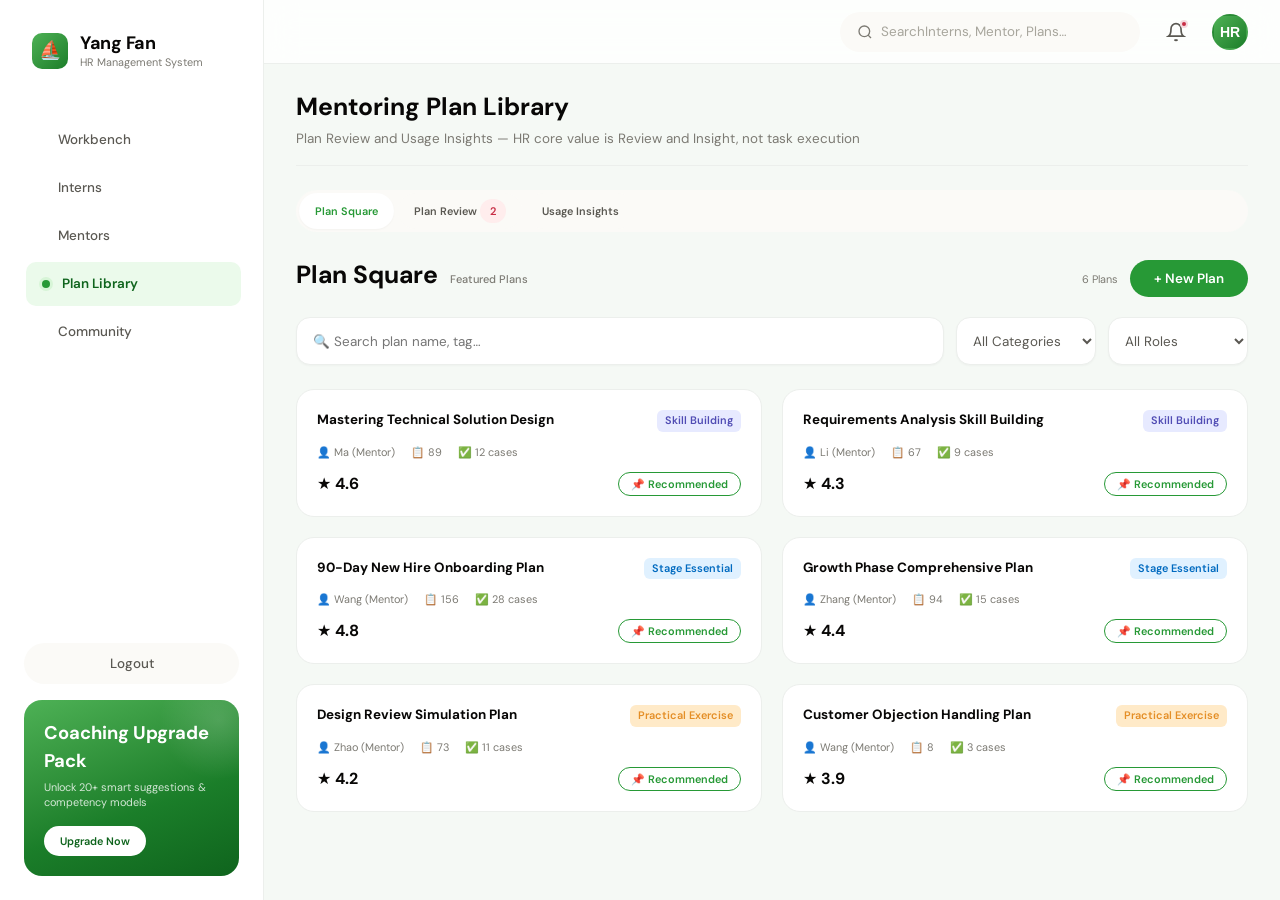
<file: hr_sche.html>
<!DOCTYPE html>
<html lang="en">
<head>
<meta charset="UTF-8">
<meta name="viewport" content="width=device-width, initial-scale=1.0">
<title>Yang Fan</title>
<link rel="preconnect" href="https://fonts.googleapis.com">
<link rel="preconnect" href="https://fonts.gstatic.com" crossorigin>
<link href="https://fonts.googleapis.com/css2?family=DM+Sans:opsz,wght@9..40,400;9..40,500;9..40,600;9..40,700;9..40,800&display=swap" rel="stylesheet">
<style>

/* ================================================================
  YANG FAN · MENTOR WORKBENCH V3 — Modern Minimalist Design System
  Design Tokens: OKLCH Color Space · 8pt Grid · DM Sans · ease-out
  ================================================================ */
:root {
 /* ── Spring Green Palette (OKLCH) ── */
 --green-50: oklch(0.97 0.025 145);
 --green-100: oklch(0.94 0.05 145);
 --green-200: oklch(0.88 0.09 145);
 --green-300: oklch(0.78 0.13 145);
 --green-400: oklch(0.68 0.16 145);
 --green-500: oklch(0.60 0.17 145);
 --green-600: oklch(0.52 0.15 145);
 --green-700: oklch(0.44 0.13 145);
 --green-800: oklch(0.36 0.10 145);
 --green-900: oklch(0.28 0.08 145);

 /* ── Warm Neutrals ── */
 --neutral-0:  oklch(1 0 0);
 --neutral-50: oklch(0.985 0.004 96);
 --neutral-100: oklch(0.965 0.007 96);
 --neutral-200: oklch(0.92 0.010 96);
 --neutral-300: oklch(0.86 0.012 96);
 --neutral-400: oklch(0.72 0.012 96);
 --neutral-500: oklch(0.58 0.012 96);
 --neutral-600: oklch(0.46 0.010 96);
 --neutral-700: oklch(0.34 0.008 96);
 --neutral-800: oklch(0.22 0.006 96);
 --neutral-900: oklch(0.13 0.004 96);

 /* ── Semantic Aliases ── */
 --bg-app:    oklch(0.978 0.006 145);
 --bg-card:    var(--neutral-0);
 --bg-header:   oklch(1 0 0 / 0.82);
 --bg-stat:    var(--neutral-50);
 --bg-rec:     var(--neutral-50);
 --bg-nav-active: var(--green-50);
 --bg-sidebar:   var(--neutral-0);

 --primary:     var(--green-500);
 --primary-hover:  var(--green-600);
 --primary-light:  var(--green-50);
 --primary-text:  var(--green-700);

 --text-primary:  var(--neutral-900);
 --text-secondary: var(--neutral-600);
 --text-muted:   var(--neutral-500);
 --text-placeholder:var(--neutral-400);

 --border:     oklch(0.91 0.008 145);
 --border-light:  oklch(0.95 0.005 145);

 --danger:     oklch(0.55 0.19 18);
 --danger-light:  oklch(0.96 0.02 18);
 --warning:     oklch(0.72 0.15 65);
 --warning-light:  oklch(0.96 0.06 65);
 --info:      oklch(0.52 0.16 250);
 --info-light:   oklch(0.95 0.03 250);
 --purple:     oklch(0.48 0.16 280);
 --purple-light:  oklch(0.94 0.03 280);

 /* ── Shadows (Layered, Subtle) ── */
 --shadow-xs: 0 1px 2px oklch(0 0 0 / 0.03);
 --shadow-sm: 0 2px 8px oklch(0 0 0 / 0.05);
 --shadow-md: 0 4px 20px oklch(0 0 0 / 0.07);
 --shadow-lg: 0 8px 40px oklch(0 0 0 / 0.09);
 --shadow-xl: 0 16px 60px oklch(0 0 0 / 0.12);
 --shadow-sidebar: 12px 0 32px oklch(0 0 0 / 0.06);

 /* ── Typography (DM Sans + System) ── */
 --font: 'DM Sans', system-ui, -apple-system, 'PingFang SC', 'Microsoft YaHei', sans-serif;
 --font-heading: 'DM Sans', 'PingFang SC', 'Microsoft YaHei', system-ui, sans-serif;

 /* ── Fluid Typography Scale (1.25 ratio) ── */
 --text-xs:  clamp(0.625rem, 0.6rem + 0.1vw, 0.75rem);  /* 10-12px */
 --text-sm:  clamp(0.75rem, 0.72rem + 0.15vw, 0.875rem); /* 12-14px */
 --text-base: clamp(0.875rem, 0.85rem + 0.2vw, 1rem);   /* 14-16px */
 --text-lg:  clamp(1rem, 0.95rem + 0.25vw, 1.25rem);   /* 16-20px */
 --text-xl:  clamp(1.125rem, 1.05rem + 0.4vw, 1.5rem);  /* 18-24px */
 --text-2xl: clamp(1.25rem, 1.15rem + 0.5vw, 1.75rem);  /* 20-28px */
 --text-3xl: clamp(1.5rem, 1.3rem + 0.8vw, 2.25rem);   /* 24-36px */
 --text-4xl: clamp(1.75rem, 1.4rem + 1.2vw, 3rem);    /* 28-48px */

 --leading-tight: 1.2;
 --leading-normal: 1.5;
 --leading-relaxed:1.7;

 /* ── Spacing (8pt Grid) ── */
 --sp-1: 4px;
 --sp-2: 8px;
 --sp-3: 12px;
 --sp-4: 16px;
 --sp-5: 20px;
 --sp-6: 24px;
 --sp-8: 32px;
 --sp-10: 40px;
 --sp-12: 48px;
 --sp-16: 64px;
 --sp-20: 80px;

 /* ── Border Radii ── */
 --r-sm:  6px;
 --r-md:  10px;
 --r-lg:  14px;
 --r-xl:  18px;
 --r-2xl: 24px;
 --r-full: 9999px;

 /* ── Animation Tokens ── */
 --ease-out:  cubic-bezier(0.16, 1, 0.3, 1);
 --ease-in-out:cubic-bezier(0.65, 0, 0.35, 1);
 --ease-std:  cubic-bezier(0.4, 0, 0.2, 1);
 --dur-fast:  120ms;
 --dur-normal: 200ms;
 --dur-slow:  350ms;
 --dur-page:  400ms;

 /* ── Layout ── */
 --sidebar-w: 264px;
 --topbar-h: 64px;
 --content-max: 1280px;
}

/* ── prefers-reduced-motion ── */
@media (prefers-reduced-motion: reduce) {
 *, *::before, *::after {
  animation-duration: 0.01ms !important;
  animation-iteration-count: 1 !important;
  transition-duration: 0.01ms !important;
 }
}

/* ================================================================
  RESET & BASE
  ================================================================ */
*,*::before,*::after{box-sizing:border-box;margin:0;padding:0}
html{font-size:16px;-webkit-font-smoothing:antialiased;-moz-osx-font-smoothing:grayscale}
body{
 font-family:var(--font);
 background:var(--bg-app);
 color:var(--text-primary);
 line-height:var(--leading-normal);
 display:flex;
 min-height:100vh;
 overflow-x:hidden;
}
::-webkit-scrollbar{width:4px;height:4px}
::-webkit-scrollbar-track{background:transparent}
::-webkit-scrollbar-thumb{background:var(--neutral-300);border-radius:2px}
::selection{background:var(--green-100);color:var(--green-800)}

/* ================================================================
  SIDEBAR — Refined, Minimal
  ================================================================ */
.sidebar{
 width:var(--sidebar-w);
 min-height:100vh;
 background:var(--bg-sidebar);
 position:fixed;top:0;left:0;bottom:0;z-index:100;
 display:flex;flex-direction:column;
 padding:var(--sp-6);
 border-right:1px solid var(--border-light);
}
.sidebar-brand{
 display:flex;align-items:center;gap:var(--sp-3);
 padding:var(--sp-2) var(--sp-2) var(--sp-6);
}
.sidebar-brand .logo-icon{
 width:36px;height:36px;
 background:linear-gradient(135deg,var(--green-400),var(--green-600));
 border-radius:var(--r-md);
 display:flex;align-items:center;justify-content:center;
 color:#fff;font-weight:800;font-size:18px;
 flex-shrink:0;
}
.sb-info h1{font-size:18px;font-weight:700;color:var(--text-primary);letter-spacing:-0.3px;line-height:1.3;font-family:var(--font-heading)}
.sb-info span{font-size:var(--text-xs);color:var(--text-muted);line-height:1.3;display:block}

.sidebar-nav{flex:1;padding-top:var(--sp-6);display:flex;flex-direction:column;gap:var(--sp-1)}
.nav-item{
 display:flex;align-items:center;gap:var(--sp-3);
 padding:var(--sp-3) var(--sp-4);
 border-radius:var(--r-md);
 cursor:pointer;
 transition:all var(--dur-fast) var(--ease-std);
 color:var(--text-secondary);
 font-weight:500;font-size:var(--text-sm);
 border:none;background:none;
 width:100%;font-family:var(--font);
 text-align:left;text-decoration:none;
}

.nav-item:link,.nav-item:visited,.nav-item:hover,.nav-item:active{text-decoration:none}
.nav-item .nav-dot{width:6px;height:6px;border-radius:50%;background:transparent;transition:all var(--dur-fast) var(--ease-std);flex-shrink:0}
.nav-item{transition:all var(--dur-normal) var(--ease-std);text-decoration:none}
.nav-item:hover{background:var(--neutral-50);color:var(--text-primary);transform:translateX(2px)}
.nav-item:hover .nav-dot{background:var(--neutral-300);transform:scale(1.3)}
.nav-item.active{background:var(--green-50);color:var(--primary-text);font-weight:600;transform:translateX(2px)}
.nav-item.active .nav-dot{background:var(--primary);width:8px;height:8px;box-shadow:0 0 0 3px var(--green-100);transform:scale(1)}

.btn-logout{
 display:flex;align-items:center;justify-content:center;gap:var(--sp-2);
 padding:var(--sp-3) var(--sp-5);
 background:var(--neutral-50);color:var(--text-secondary);
 border:none;border-radius:var(--r-full);
 cursor:pointer;font-weight:500;font-size:var(--text-sm);
 font-family:var(--font);transition:all var(--dur-fast) var(--ease-std);
 margin-bottom:var(--sp-4);width:100%;
}
.btn-logout:hover{background:var(--neutral-100);color:var(--text-primary)}

.sidebar-bottom{
 background:linear-gradient(160deg,var(--green-400),var(--green-600) 60%,var(--green-700));
 border-radius:var(--r-xl);
 padding:var(--sp-5);
 color:#fff;flex-shrink:0;
 position:relative;overflow:hidden;
}
.sidebar-bottom::before{
 content:'';position:absolute;top:-40px;right:-40px;
 width:120px;height:120px;
 background:radial-gradient(circle,oklch(1 0 0 / 0.15) 0%,transparent 70%);
 border-radius:50%;
}
.sidebar-bottom h3{font-size:var(--text-lg);font-weight:700;margin-bottom:var(--sp-1);color:#fff;position:relative;font-family:var(--font-heading)}
.sidebar-bottom p{font-size:var(--text-xs);color:oklch(1 0 0 / 0.8);margin-bottom:var(--sp-4);line-height:1.4;position:relative}
.btn-white-pill{
 padding:var(--sp-2) var(--sp-4);
 background:#fff;color:var(--green-700);
 border:none;border-radius:var(--r-full);
 font-size:var(--text-xs);font-weight:600;
 cursor:pointer;font-family:var(--font);
 transition:all var(--dur-fast) var(--ease-std);
 position:relative;
}
.btn-white-pill:hover{transform:translateY(-1px);box-shadow:0 4px 16px oklch(0 0 0 / 0.12)}
.btn-white-pill:active{transform:translateY(0) scale(0.97)}

/* ================================================================
  MAIN CONTENT AREA
  ================================================================ */
.main{flex:1;margin-left:var(--sidebar-w);min-height:100vh;display:flex;flex-direction:column}

/* ================================================================
  TOPBAR — Glassmorphism
  ================================================================ */
.topbar{
 background:var(--bg-header);
 backdrop-filter:blur(16px) saturate(180%);
 -webkit-backdrop-filter:blur(16px) saturate(180%);
 border-bottom:1px solid var(--border-light);
 height:var(--topbar-h);
 display:flex;align-items:center;gap:var(--sp-4);
 padding:0 var(--sp-8);
 position:sticky;top:0;z-index:50;
}
.topbar-spacer{flex:1}
.search-box{
 flex:0 0 300px;height:40px;
 background:var(--neutral-50);
 border:1px solid transparent;
 border-radius:var(--r-full);
 display:flex;align-items:center;gap:var(--sp-2);
 padding:0 var(--sp-4);
 transition:all var(--dur-normal) var(--ease-std);
}
.search-box:focus-within{
 background:var(--neutral-0);
 border-color:var(--green-300);
 box-shadow:0 0 0 3px var(--green-50);
}
.search-box svg{width:16px;height:16px;color:var(--text-muted);flex-shrink:0}
.search-box input{border:none;background:transparent;outline:none;font-size:var(--text-sm);color:var(--text-primary);width:100%;font-family:var(--font)}
.search-box input::placeholder{color:var(--text-placeholder)}
.topbar-btn{
 width:40px;height:40px;border-radius:50%;border:none;
 background:transparent;
 display:flex;align-items:center;justify-content:center;
 cursor:pointer;transition:all var(--dur-fast) var(--ease-std);
 flex-shrink:0;position:relative;color:var(--text-secondary);
}
.topbar-btn:hover{background:var(--neutral-50);color:var(--text-primary)}
.topbar-btn:active{transform:scale(0.95)}
.topbar-btn svg{width:20px;height:20px}
.notif-dot{
 position:absolute;top:8px;right:8px;
 width:8px;height:8px;
 background:var(--danger);border-radius:50%;
 border:2px solid var(--bg-header);
}
.topbar-avatar{
 width:36px;height:36px;border-radius:50%;
 background:linear-gradient(135deg,var(--green-400),var(--green-600));
 cursor:pointer;border:2px solid transparent;
 transition:all var(--dur-fast) var(--ease-std);
 display:flex;align-items:center;justify-content:center;color:#fff;font-weight:700;font-size:14px;
 flex-shrink:0;
}
.topbar-avatar:hover{border-color:var(--green-300);transform:scale(1.05)}
.topbar-avatar:active{transform:scale(0.95)}

/* ================================================================
  PAGE TRANSITIONS
  ================================================================ */
.page{display:none;padding:var(--sp-8);flex-direction:column;gap:var(--sp-6);flex:1;max-width:var(--content-max)}
.page.active{display:flex;animation:pageEnter var(--dur-page) var(--ease-std) both}
@keyframes pageEnter{from{opacity:0;transform:translateY(8px)}to{opacity:1;transform:translateY(0)}}

/* ================================================================
  ENTRY ANIMATIONS (Staggered)
  ================================================================ */
.a-up{animation:a-fadeUp var(--dur-slow) var(--ease-std) both}
@keyframes a-fadeUp{from{opacity:0;transform:translateY(10px)}to{opacity:1;transform:translateY(0)}}
@keyframes pulse{0%,100%{opacity:1}50%{opacity:.5}}
.a-up.d1{animation-delay:.04s}.a-up.d2{animation-delay:.08s}.a-up.d3{animation-delay:.12s}.a-up.d4{animation-delay:.16s}.a-up.d5{animation-delay:.20s}

/* ================================================================
  SHARED COMPONENTS
  ================================================================ */
/* ── Section Header ── */
.section-head{display:flex;align-items:center;justify-content:space-between;margin-bottom:var(--sp-4)}
.section-head h3{font-size:var(--text-lg);font-weight:700;color:var(--text-primary);font-family:var(--font-heading)}
.section-head .more{font-size:var(--text-sm);color:var(--primary);cursor:pointer;font-weight:600;transition:opacity var(--dur-fast)}
.section-head .more:hover{opacity:.7}

/* ── Page Title ── */
.page-title-row{margin-bottom:var(--sp-6);padding-bottom:var(--sp-4);border-bottom:1px solid var(--border-light)}
.page-title-row h3{font-size:var(--text-2xl);font-weight:700;color:var(--text-primary);font-family:var(--font-heading)}
.page-title-row p{font-size:var(--text-sm);color:var(--text-muted);margin-top:var(--sp-1)}

/* ── Gradient Divider ── */
.grad-divider{height:1px;background:linear-gradient(90deg,transparent,var(--border-light) 20%,var(--border-light) 80%,transparent);margin:var(--sp-5) 0}

/* ── Badge ── */
.badge-sm{
 background:var(--neutral-50);padding:2px var(--sp-3);
 border-radius:var(--r-full);font-size:var(--text-xs);color:var(--text-muted);
 font-weight:500;
}

/* ── Tags ── */
.tag{padding:3px var(--sp-2);border-radius:var(--r-sm);font-size:var(--text-xs);line-height:1.4;font-weight:600}
.tag.green{background:var(--green-50);color:var(--primary-text)}
.tag.blue{background:var(--info-light);color:var(--info)}
.tag.purple{background:var(--purple-light);color:var(--purple)}
.tag.orange{background:var(--warning-light);color:var(--warning)}
.tag.red{background:var(--danger-light);color:var(--danger)}

/* ── Buttons ── */
.btn-primary{
 padding:var(--sp-2) var(--sp-5);
 background:var(--primary);color:#fff;
 border:none;border-radius:var(--r-full);
 font-size:var(--text-sm);font-weight:600;
 cursor:pointer;font-family:var(--font);
 transition:all var(--dur-fast) var(--ease-std);
 display:inline-flex;align-items:center;justify-content:center;gap:var(--sp-2);
}
.btn-primary:hover{background:var(--primary-hover);transform:translateY(-1px);box-shadow:0 4px 16px oklch(0.6 0.17 145 / 0.3)}
.btn-primary:active{transform:translateY(0) scale(0.97)}
.btn-ghost{
 padding:var(--sp-2) var(--sp-4);
 background:transparent;color:var(--text-secondary);
 border:1px solid var(--border);border-radius:var(--r-full);
 font-size:var(--text-sm);font-weight:500;
 cursor:pointer;font-family:var(--font);
 transition:all var(--dur-fast) var(--ease-std);
 display:inline-flex;align-items:center;justify-content:center;gap:var(--sp-2);
}
.btn-ghost:hover{background:var(--neutral-50);color:var(--text-primary);border-color:var(--neutral-300)}
.btn-ghost:active{transform:scale(0.97)}
.btn-pill-dark{
 padding:var(--sp-1) var(--sp-4);
 background:var(--neutral-800);color:#fff;
 border:none;border-radius:var(--r-full);
 font-size:var(--text-xs);font-weight:500;
 cursor:pointer;font-family:var(--font);
 transition:all var(--dur-fast) var(--ease-std);
}
.btn-pill-dark:hover{background:var(--neutral-900);transform:translateY(-1px)}

/* ── Card Polish ── */
.card-hover{transition:all var(--dur-normal) var(--ease-std);border:1px solid var(--border-light)}
.card-hover:hover{box-shadow:var(--shadow-md);transform:translateY(-2px);border-color:var(--border)}

/* ── Status Badges ── */
.st-badge{
 display:inline-flex;align-items:center;justify-content:center;
 padding:3px var(--sp-3);border-radius:var(--r-full);
 font-size:var(--text-xs);font-weight:600;white-space:nowrap;
 font-family:var(--font);
}
.st-badge.orange{background:var(--danger-light);color:var(--danger)}
.st-badge.blue{background:var(--info-light);color:var(--info)}
.st-badge.green{background:var(--green-50);color:var(--primary-text)}
.st-badge.gray{background:var(--neutral-50);color:var(--text-muted)}
.st-badge.purple{background:var(--purple-light);color:var(--purple)}

/* ── Risk Tags ── */
.risk-tag{padding:3px var(--sp-3);border-radius:var(--r-full);font-size:var(--text-xs);font-weight:600;display:inline-block}
.risk-tag.hi{background:var(--danger-light);color:var(--danger)}
.risk-tag.lo{background:var(--green-50);color:var(--primary-text)}
.risk-tag.med{background:var(--warning-light);color:var(--warning)}
.fit-bar{width:80px;height:5px;background:var(--neutral-100);border-radius:3px;overflow:hidden}
.fit-fill{height:100%;background:var(--primary);border-radius:3px;width:0;transition:width 1s var(--ease-out)}

/* ================================================================
  PAGE 1: DASHBOARD — Hero + Inline Todo
  ================================================================ */
.hero-card{
 background:linear-gradient(155deg,var(--neutral-800) 0%,var(--neutral-900) 60%,oklch(0.18 0.03 145) 100%);
 border-radius:var(--r-2xl);padding:var(--sp-5) var(--sp-6);
 box-shadow:var(--shadow-lg);margin-bottom:var(--sp-5);
 position:relative;overflow:hidden;
}
.hero-card::after{
 content:'';position:absolute;top:-120px;right:-80px;
 width:400px;height:400px;
 background:radial-gradient(circle,var(--green-500) 0%,transparent 70%);
 opacity:.08;border-radius:50%;pointer-events:none;
}
.hero-card::before{
 content:'';position:absolute;bottom:-80px;left:10%;
 width:350px;height:350px;
 background:radial-gradient(circle,var(--green-400) 0%,transparent 70%);
 opacity:.06;border-radius:50%;pointer-events:none;
}
.hero-grid{display:flex;gap:var(--sp-6);position:relative;z-index:1;align-items:flex-start}
.hero-left{flex:1;display:flex;flex-direction:column;justify-content:center;align-self:center}
.hero-tag{font-size:var(--text-xs);font-weight:700;color:var(--green-300);text-transform:uppercase;letter-spacing:.08em;margin-bottom:var(--sp-2);opacity:.9}
.hero-title{font-size:var(--text-2xl);font-weight:800;color:#fff;line-height:var(--leading-tight);font-family:var(--font-heading);letter-spacing:-0.02em}
.hero-desc{font-size:var(--text-sm);color:oklch(1 0 0 / 0.5);line-height:1.6;margin-top:var(--sp-2);max-width:420px}

/* ── Hero Right: Inline Todo ── */
.hero-todo-panel{flex:0 0 440px;display:flex;flex-direction:column;gap:var(--sp-3)}
.hero-todo-tabs{display:flex;gap:var(--sp-1)}
.hero-todo-tab{
 padding:var(--sp-1) var(--sp-3);border-radius:var(--r-full);
 font-size:var(--text-xs);border:1px solid oklch(1 0 0 / 0.12);
 cursor:pointer;font-family:var(--font);background:transparent;
 color:oklch(1 0 0 / 0.55);transition:all var(--dur-fast) var(--ease-std);
 font-weight:500;white-space:nowrap;
}
.hero-todo-tab:hover{background:oklch(1 0 0 / 0.06);color:oklch(1 0 0 / 0.8)}
.hero-todo-tab.active{background:oklch(1 0 0 / 0.12);color:#fff;border-color:oklch(1 0 0 / 0.2);font-weight:600}
.hero-todo-cards{display:flex;gap:var(--sp-3);flex-wrap:wrap}
.hero-todo-card{
 flex:1;min-width:120px;max-width:200px;
 background:oklch(1 0 0 / 0.06);
 border:1px solid oklch(1 0 0 / 0.08);
 border-radius:var(--r-lg);padding:var(--sp-3) var(--sp-4);
 cursor:pointer;transition:all var(--dur-fast) var(--ease-std);
 backdrop-filter:blur(4px);display:flex;flex-direction:column;gap:var(--sp-2);
 position:relative;overflow:hidden;
}
.hero-todo-card:hover{background:oklch(1 0 0 / 0.1);border-color:oklch(1 0 0 / 0.15);transform:translateY(-1px)}
.hero-todo-card .ht-dot{width:6px;height:6px;border-radius:50%;flex-shrink:0}
.hero-todo-card .ht-dot.urgent{background:var(--danger)}
.hero-todo-card .ht-dot.normal{background:var(--primary)}
.hero-todo-card .ht-text{font-size:var(--text-xs);color:oklch(1 0 0 / 0.85);line-height:1.4;overflow:hidden;display:-webkit-box;-webkit-line-clamp:2;-webkit-box-orient:vertical}
.hero-todo-card .ht-action{font-size:10px;font-weight:600;color:oklch(1 0 0 / 0.7);align-self:flex-end;padding:2px var(--sp-2);background:oklch(1 0 0 / 0.08);border-radius:var(--r-sm);transition:all var(--dur-fast)}
.hero-todo-card:hover .ht-action{background:var(--primary);color:#fff}
.hero-todo-cat{display:none;flex-wrap:wrap;gap:var(--sp-3)}
.hero-todo-cat.active{display:flex}

.stats-row{display:grid;grid-template-columns:repeat(4,1fr);gap:var(--sp-4);margin-bottom:var(--sp-8)}
.stat-card-dash{
 background:var(--bg-card);border:1px solid var(--border-light);
 border-radius:var(--r-lg);padding:var(--sp-5);
 text-align:center;
 box-shadow:var(--shadow-xs);
 transition:all var(--dur-normal) var(--ease-std);
}
.stat-card-dash:hover{transform:translateY(-2px);box-shadow:var(--shadow-md)}
.stat-card-dash .val{font-size:clamp(1.5rem,3vw,2rem);font-weight:800;color:var(--primary);line-height:1.2;font-family:var(--font-heading)}
.stat-card-dash .lbl{font-size:var(--text-xs);color:var(--text-muted);margin-top:var(--sp-1)}

.analysis-card{
 background:var(--bg-card);border:1px solid var(--border-light);
 border-radius:var(--r-2xl);box-shadow:var(--shadow-xs);padding:var(--sp-8);
 transition:all var(--dur-normal) var(--ease-std);
}
.analysis-card:hover{box-shadow:var(--shadow-sm)}
.analysis-grid{display:flex;gap:var(--sp-12)}
.analysis-left{flex:0 0 380px}
.analysis-right{flex:1}
.radar-legend{display:flex;flex-wrap:wrap;gap:var(--sp-4);margin-bottom:var(--sp-4);font-size:var(--text-xs)}
.radar-legend .l1{color:var(--green-700)}.radar-legend .l2{color:var(--info)}.radar-legend .l3{color:var(--warning)}.radar-legend .l4{color:var(--danger)}
.rec-warn{font-size:var(--text-xs);color:var(--warning);line-height:1.5;margin-bottom:var(--sp-4);padding:var(--sp-3) var(--sp-4);background:var(--warning-light);border-radius:var(--r-md)}
.rec-card{
 background:var(--neutral-50);border:1px solid transparent;
 border-radius:var(--r-lg);padding:var(--sp-5);margin-bottom:var(--sp-3);
 transition:all var(--dur-fast) var(--ease-std);cursor:pointer;
}
.rec-card:hover{border-color:var(--border);box-shadow:var(--shadow-sm)}
.rec-card-top{display:flex;justify-content:space-between;font-size:var(--text-xs);color:var(--text-muted);margin-bottom:var(--sp-2)}
.rec-card-title{font-size:var(--text-base);font-weight:700;color:var(--text-primary);display:flex;align-items:center;gap:var(--sp-2);margin-bottom:var(--sp-1)}
.rec-voice{font-size:var(--text-sm);color:var(--text-secondary);margin-bottom:var(--sp-1)}
.rec-desc{font-size:var(--text-xs);color:var(--text-muted);line-height:1.5}
.rec-assign-row{display:flex;justify-content:flex-end;margin-top:var(--sp-3)}

/* ── Shared Table & Cell (used by Page 2) ── */
.table-card{
 flex:1;background:var(--bg-card);border:1px solid var(--border-light);
 border-radius:var(--r-2xl);box-shadow:var(--shadow-xs);padding:var(--sp-6);
}
.table-hd{display:flex;justify-content:space-between;align-items:center;margin-bottom:var(--sp-4)}
.table-hd h3{font-size:var(--text-lg);font-weight:700;color:var(--text-primary);font-family:var(--font-heading)}
.styled-table{width:100%;border-collapse:collapse}
.styled-table th{text-align:left;padding:var(--sp-2) var(--sp-3);font-size:var(--text-xs);font-weight:600;color:var(--text-muted);border-bottom:1px solid var(--border-light);text-transform:uppercase;letter-spacing:.03em}
.styled-table td{padding:var(--sp-3);font-size:var(--text-sm)}
.styled-table tbody tr{border-radius:var(--r-md);transition:all var(--dur-fast) var(--ease-std);cursor:pointer}
.styled-table tbody tr:hover{background:var(--neutral-50)}
.stu-cell{display:flex;align-items:center;gap:var(--sp-3)}
.stu-av{width:32px;height:32px;border-radius:50%;display:flex;align-items:center;justify-content:center;flex-shrink:0;font-weight:700;font-size:12px;color:#fff;text-indent:-9999px;overflow:hidden}
.stu-av.a1{background:#6366F1}.stu-av.a2{background:#3B82F6}.stu-av.a3{background:#10B981}.stu-av.a4{background:#34D399}
.stu-name{font-weight:600;font-size:var(--text-sm);color:var(--text-primary)}
.stu-role{font-size:var(--text-xs);color:var(--text-muted)}
.score{font-weight:700;font-size:var(--text-sm);color:var(--text-primary)}
.trend-txt{font-size:var(--text-xs);color:var(--text-muted);max-width:140px;white-space:nowrap;overflow:hidden;text-overflow:ellipsis}
/* ===== PAGE LAYOUT ===== */
.page{display:none}.page.active{display:block;padding:var(--sp-5) var(--sp-8)}

/* ===== 3 KPI Sparkline Cards ===== */
.kpi-row{display:grid;grid-template-columns:repeat(3,1fr);gap:var(--sp-4);margin-bottom:var(--sp-4)}
.kpi-spark{background:var(--bg-card);border:1px solid var(--border-light);border-radius:var(--r-xl);padding:var(--sp-4) var(--sp-5);display:flex;align-items:center;gap:var(--sp-4);box-shadow:var(--shadow-xs);transition:all var(--dur-normal) var(--ease-std)}
.kpi-spark:hover{box-shadow:var(--shadow-sm)}
.ks-left{flex:1;min-width:0}
.ks-label{font-size:var(--text-xs);color:var(--text-muted);text-transform:uppercase;letter-spacing:.04em;font-weight:600;margin-bottom:2px}
.ks-val{font-size:32px;font-weight:800;color:var(--text-primary);font-family:var(--font-heading);letter-spacing:-.03em;line-height:1.1}
.ks-sub{font-size:var(--text-xs);color:var(--text-muted);margin-top:2px}
.ks-right{flex:0 0 120px;height:48px}
.ks-sparkline{width:100%;height:100%}

/* ===== 4 Department Pill Filters ===== */
.dept-pills{display:flex;gap:var(--sp-3);margin-bottom:var(--sp-4);align-items:stretch}
.dpill{flex:1;display:flex;align-items:center;justify-content:center;gap:var(--sp-2);padding:var(--sp-4) var(--sp-5);border-radius:var(--r-xl);cursor:pointer;transition:all .3s var(--ease-out);user-select:none;background:var(--bg-card);border:2px solid var(--border-light);color:var(--text-primary);overflow:hidden;white-space:nowrap}
.dpill:hover:not(.on){border-color:var(--border);background:var(--neutral-50)}
.dpill.on{flex:2.5;background:var(--neutral-800);color:#fff;border-color:var(--neutral-800);box-shadow:var(--shadow-md)}
.dpill.on .dp-name,.dpill.on .dp-num,.dpill.on .dp-unit{color:#fff}
.dp-name{font-size:var(--text-sm);font-weight:500;color:var(--text-secondary);transition:color .3s var(--ease-out)}
.dp-num{font-size:var(--text-xl);font-weight:800;font-family:var(--font-heading);transition:color .3s var(--ease-out)}
.dp-unit{font-size:var(--text-xs);color:var(--text-muted);margin-left:2px}

/* ===== CHARTS ROW ===== *//* ===== CHARTS ROW ===== */
.charts-row{display:grid;grid-template-columns:1.22fr 380px;gap:var(--sp-4)}
.chart-wide{flex:1}.chart-narrow{flex-shrink:0}

/* ===== PANEL ===== */
.panel{background:var(--bg-card);border:1px solid var(--border-light);border-radius:var(--r-xl);padding:var(--sp-4) var(--sp-5);box-shadow:var(--shadow-xs)}
.panel h4{font-size:var(--text-base);font-weight:700;color:var(--text-primary);margin-bottom:var(--sp-5);font-family:var(--font-heading);display:flex;align-items:center;gap:var(--sp-2)}
.panel-divider{height:1px;background:var(--border-light);margin:var(--sp-6) 0}

/* ===== CHART TABS ===== */
.chart-tabs{display:flex;gap:4px;background:var(--bg-stat);padding:3px;border-radius:var(--r-full)}
.ctab{padding:6px 16px;border:none;border-radius:var(--r-full);font-size:var(--text-xs);font-weight:600;cursor:pointer;font-family:var(--font);background:var(--bg-stat);color:var(--text-secondary);transition:all var(--dur-fast) var(--ease-std)}
.ctab.active{background:var(--bg-card);color:var(--primary);box-shadow:var(--shadow-xs)}
.ctab:hover:not(.active){color:var(--text-primary)}

/* ===== STACKED BARS ===== */
.stack-row{display:flex;align-items:center;gap:var(--sp-4);padding:var(--sp-4) var(--sp-2)}
.stack-row .st-label{width:60px;font-size:var(--text-sm);font-weight:500;color:var(--text-primary);flex-shrink:0;text-align:right}
.stack-row .st-bar{flex:1;height:38px;display:flex;gap:5px}
.stack-row .st-seg{height:100%}
.stack-row .st-seg:first-child{border-radius:6px 0 0 6px}.stack-row .st-seg:last-child{border-radius:0 6px 6px 0}
.stack-row .st-val{width:44px;font-size:var(--text-xs);font-weight:600;color:var(--text-secondary);flex-shrink:0;text-align:right}
.chart-note{font-size:var(--text-xs);color:var(--text-muted);line-height:1.6;margin-top:var(--sp-4);padding:var(--sp-3) var(--sp-4);background:var(--bg-stat);border-radius:var(--r-md)}

/* ===== DONUT CHART ===== */
.donut-wrap{display:flex;flex-direction:column;align-items:center;padding:var(--sp-6) 0;gap:var(--sp-2)}
.donut-center{text-align:center;margin-top:-6px}
.donut-num{font-size:var(--text-2xl);font-weight:800;color:var(--text-primary);font-family:var(--font-heading)}
.donut-lbl{display:block;font-size:var(--text-xs);color:var(--text-muted);margin-top:2px}

/* ===== RISK BAR ===== */
.risk-head{font-size:var(--text-sm);font-weight:600;color:var(--text-primary);margin-bottom:var(--sp-4)}
.risk-hbar{height:18px;background:var(--neutral-100);border-radius:var(--r-full);overflow:hidden;display:flex;margin-bottom:var(--sp-3)}
.risk-hbar span{height:100%;min-width:2px}
.risk-tags{display:flex;gap:var(--sp-5);flex-wrap:wrap;margin-bottom:var(--sp-3)}
.risk-tags span{display:flex;align-items:center;gap:6px;font-size:var(--text-xs);color:var(--text-secondary)}.risk-tags .ld{width:8px;height:8px;border-radius:50%}

/* ===== DEPT BARS ===== */
.dept-row{display:flex;align-items:center;gap:var(--sp-3);padding:var(--sp-2) 0}
.dept-row .dr-name{font-size:var(--text-sm);font-weight:500;color:var(--text-primary);width:64px;flex-shrink:0}
.dept-row .dr-track{flex:1;height:18px;background:var(--neutral-100);border-radius:var(--r-full);overflow:hidden}
.dept-row .dr-fill{height:100%;border-radius:var(--r-full);transition:width .5s var(--ease-out);opacity:.85}
.dept-row .dr-val{font-size:var(--text-sm);font-weight:700;color:var(--text-primary);width:48px;text-align:right;flex-shrink:0}

/* ===== MENTOR QUALITY ===== */
.mq-grid{display:grid;grid-template-columns:repeat(3,1fr);gap:var(--sp-4);padding:var(--sp-4) 0}
.mq-card{background:var(--bg-stat);border-radius:var(--r-lg);padding:var(--sp-4);display:flex;align-items:center;gap:var(--sp-3);transition:all var(--dur-normal) var(--ease-std);border:none}
.mq-card:hover{background:var(--bg-card);box-shadow:var(--shadow-sm);transform:translateY(-1px)}
.health-dot{width:10px;height:10px;border-radius:50%;display:inline-block;flex-shrink:0}.health-dot.good{background:var(--primary)}.health-dot.warn{background:var(--warning)}.health-dot.poor{background:var(--danger)}
.badge-sm{display:inline-flex;align-items:center;justify-content:center;min-width:24px;height:24px;padding:0 10px;border-radius:var(--r-full);font-size:11px;font-weight:600;background:var(--neutral-100);color:var(--text-secondary)}
.badge-sm.red{background:var(--danger-light);color:var(--danger)}.badge-sm.purple{background:var(--purple-light);color:var(--purple)}

/* ===== PAGE 2: INTERN TABLE ===== */
.page2-inner{display:flex;flex-direction:column;gap:var(--sp-6)}
.p2-top{display:flex;flex-direction:column;gap:var(--sp-6)}
.p2-stats{display:grid;grid-template-columns:1fr 1fr;gap:var(--sp-4)}
.p2-stat-info{background:var(--bg-card);border-radius:var(--r-xl);padding:var(--sp-4) var(--sp-6);display:flex;align-items:center;justify-content:space-between;gap:var(--sp-4);box-shadow:var(--shadow-sm);transition:all var(--dur-normal) var(--ease-std)}.p2-stat-info:hover{transform:translateY(-1px);box-shadow:var(--shadow-md)}
.p2si-label{font-size:var(--text-xs);color:var(--text-muted);text-transform:uppercase;letter-spacing:.04em;font-weight:600;margin-bottom:2px}
.p2si-val{font-size:40px;font-weight:800;color:var(--text-primary);font-family:var(--font-heading);letter-spacing:-.03em}
.p2si-sub{font-size:var(--text-xs);color:var(--text-muted);margin-top:2px;opacity:.65}
/* Table Toolbar */
.tbl-bar{display:flex;align-items:center;justify-content:space-between;flex-wrap:wrap;gap:var(--sp-3)}
.tbl-meta{font-size:var(--text-xs);color:var(--text-muted);margin-left:var(--sp-2);background:var(--bg-stat);padding:2px 10px;border-radius:var(--r-full)}
.tbl-sorts{display:flex;align-items:center;gap:6px}
.sbtn{height:30px;padding:0 14px;border-radius:var(--r-full);font-size:var(--text-xs);font-family:var(--font);cursor:pointer;transition:all var(--dur-fast);border:1px solid var(--border-light);background:var(--bg-card);color:var(--text-secondary);font-weight:500}
.sbtn:hover{background:var(--neutral-50);border-color:var(--border)}
.sbtn.on{background:var(--primary-light);border-color:var(--primary);color:var(--primary-text);font-weight:600}
.btn-export{padding:var(--sp-2) var(--sp-5);background:var(--primary);color:#fff;border:none;border-radius:var(--r-full);font-size:var(--text-sm);font-weight:600;cursor:pointer;font-family:var(--font)}.btn-export:hover{background:var(--primary-hover)}
/* Table */
.p2-table{background:var(--bg-card);border:1px solid var(--border-light);border-radius:var(--r-xl);overflow:hidden;box-shadow:var(--shadow-xs)}
.p2t{width:100%;border-collapse:collapse}
.p2t th{text-align:left;padding:var(--sp-3);font-size:var(--text-xs);font-weight:600;color:var(--text-muted);background:var(--bg-stat);border-bottom:1px solid var(--border-light);white-space:nowrap}
.p2t td{padding:var(--sp-4) var(--sp-3);font-size:var(--text-sm);font-size:var(--text-sm);border-bottom:1px solid var(--border-light);white-space:nowrap}
.p2t tbody tr{cursor:pointer;transition:background var(--dur-fast)}
.p2t tbody tr:hover{background:var(--neutral-50)}
.p2t tbody tr:last-child td{border-bottom:none}
.p2t .comp-dot{width:8px;height:8px;border-radius:50%;display:inline-block;margin-right:6px;flex-shrink:0}
.p2t .comp-dot.purple{background:var(--purple)}.p2t .comp-dot.green{background:var(--primary)}.p2t .comp-dot.amber{background:var(--warning)}.p2t .comp-dot.red{background:var(--danger)}
.p2t .comp-val{font-weight:700}
.p2t .mini-bar{width:80px;height:6px;background:var(--neutral-100);border-radius:3px;overflow:hidden;display:inline-block;vertical-align:middle;margin-right:6px}
.p2t .mini-fill{height:100%;border-radius:3px;background:var(--primary)}
.p2t .signal-txt{font-size:var(--text-xs);color:var(--text-secondary);max-width:120px;display:inline-block;overflow:hidden;text-overflow:ellipsis;white-space:nowrap}
.p2t .btn-detail{padding:4px 12px;font-size:var(--text-xs);font-weight:600;border:1px solid var(--border-light);border-radius:var(--r-full);background:var(--bg-card);color:var(--text-secondary);cursor:pointer;font-family:var(--font);transition:all var(--dur-fast)}.p2t .btn-detail:hover{background:var(--primary);color:#fff;border-color:var(--primary)}
.p2t .badge-lv{display:inline-flex;padding:2px 10px;border-radius:var(--r-full);font-size:11px;font-weight:600}
.p2t .badge-lv.high{background:var(--green-50);color:var(--green-700)}.p2t .badge-lv.risk{background:var(--danger-light);color:var(--danger)}.p2t .badge-lv.warn{background:var(--warning-light);color:var(--warning)}.p2t .badge-lv.potential{background:var(--purple-light);color:var(--purple)}
.trend-up{color:var(--primary);font-weight:600}.trend-down{color:var(--danger);font-weight:600}.trend-flat{color:var(--text-muted)}
/* Mentor Detail */
.detail-head{display:flex;align-items:center;gap:var(--sp-4);margin-bottom:var(--sp-5)}.btn-back{padding:var(--sp-2) var(--sp-4);background:var(--bg-stat);border:1px solid var(--border-light);border-radius:var(--r-full);font-size:var(--text-sm);font-weight:500;cursor:pointer;font-family:var(--font);color:var(--text-secondary);transition:all var(--dur-fast)}.btn-back:hover{background:var(--neutral-100);color:var(--text-primary)}.detail-name{font-size:var(--text-xl);font-weight:700;color:var(--text-primary);font-family:var(--font-heading)}.detail-sub{font-size:var(--text-xs);color:var(--text-muted);margin-top:2px}
.health-dot-sm{width:10px;height:10px;border-radius:50%;display:inline-block;flex-shrink:0}.health-dot-sm.good{background:var(--primary)}.health-dot-sm.warn{background:var(--warning)}.health-dot-sm.poor{background:var(--danger)}

@keyframes fadeUp{from{opacity:0;transform:translateY(16px)}to{opacity:1;transform:translateY(0)}}
.a-up{animation:fadeUp var(--dur-slow) var(--ease-out) both}.a-up.d1{animation-delay:0.04s}.a-up.d2{animation-delay:0.08s}.a-up.d3{animation-delay:0.12s}
@media(max-width:1400px){.charts-row{grid-template-columns:1fr}.kpi-bar{grid-template-columns:repeat(3,1fr)}.dept-filters{grid-template-columns:repeat(2,1fr)}.mq-grid{grid-template-columns:repeat(2,1fr)}}
@media(max-width:1024px){.sidebar{display:none}.main{margin-left:0}}
@media(max-width:768px){.topbar{padding:0 var(--sp-4)}.page.active{padding:var(--sp-4)}.kpi-bar{grid-template-columns:1fr}.dept-filters{grid-template-columns:repeat(2,1fr)}.mq-grid{grid-template-columns:1fr}}
@media(hover:none){.df-card:hover,.mq-card:hover{transform:none}}

/* ===== SCHEME-SPECIFIC ===== */
.modal-overlay{position:fixed;inset:0;background:oklch(0 0 0 / 0.4);backdrop-filter:blur(4px);z-index:200;display:none;align-items:center;justify-content:center}
.modal-overlay.show{display:flex}
.modal-panel{background:var(--bg-card);border-radius:var(--r-2xl);padding:var(--sp-8);max-width:640px;width:90vw;max-height:85vh;overflow-y:auto;box-shadow:var(--shadow-xl);position:relative}
.modal-panel h2{font-size:var(--text-xl);font-weight:700;color:var(--text-primary);font-family:var(--font-heading);margin-bottom:var(--sp-2)}
.modal-meta{font-size:var(--text-xs);color:var(--text-muted);margin-bottom:var(--sp-5);display:flex;gap:var(--sp-4);flex-wrap:wrap}
.modal-section{margin-bottom:var(--sp-5)}
.modal-section h4{font-size:var(--text-sm);font-weight:700;color:var(--text-primary);margin-bottom:var(--sp-2)}
.modal-section p,.modal-section li{font-size:var(--text-sm);color:var(--text-secondary);line-height:1.7}
.modal-actions{display:flex;gap:var(--sp-3);justify-content:flex-end;margin-top:var(--sp-6);padding-top:var(--sp-5);border-top:1px solid var(--border-light)}
.modal-close-btn{position:absolute;top:var(--sp-4);right:var(--sp-4);width:32px;height:32px;border-radius:50%;border:none;background:var(--neutral-50);cursor:pointer;font-size:16px;display:flex;align-items:center;justify-content:center;color:var(--text-muted);transition:all var(--dur-fast);font-family:var(--font)}
.modal-close-btn:hover{background:var(--neutral-100);color:var(--text-primary)}
.confirm-dialog{background:var(--bg-card);border-radius:var(--r-xl);padding:var(--sp-6);max-width:420px;width:90vw;box-shadow:var(--shadow-xl);text-align:center}
.confirm-dialog .confirm-icon{font-size:48px;margin-bottom:var(--sp-4)}
.confirm-dialog h3{font-size:var(--text-lg);font-weight:700;color:var(--text-primary);margin-bottom:var(--sp-2);font-family:var(--font-heading)}
.confirm-dialog p{font-size:var(--text-sm);color:var(--text-muted);margin-bottom:var(--sp-5);line-height:1.6}
.confirm-dialog .confirm-actions{display:flex;gap:var(--sp-3);justify-content:center}
.btn-feature{padding:var(--sp-1) var(--sp-3);font-size:var(--text-xs);font-weight:600;border-radius:var(--r-full);cursor:pointer;font-family:var(--font);transition:all var(--dur-fast);border:1.5px solid var(--amber);background:transparent;color:var(--amber)}
.btn-feature:hover{background:var(--amber-light)}
.btn-feature.active{background:var(--amber);color:#fff}
.btn-recommend{padding:var(--sp-1) var(--sp-3);font-size:var(--text-xs);font-weight:600;border-radius:var(--r-full);cursor:pointer;font-family:var(--font);transition:all var(--dur-fast);border:1.5px solid var(--primary);background:transparent;color:var(--primary)}
.btn-recommend:hover{background:var(--primary-light)}
.btn-recommend.active{background:var(--primary);color:#fff}
.tag.amber{background:var(--amber-light);color:var(--amber)}
@media(max-width:1024px){.sidebar{display:none}.main{margin-left:0}}
@media(max-width:768px){.topbar{padding:0 var(--sp-4)}}


</style>
</style>
<script src="data.js"></script>
</head>
<body>
<aside class="sidebar" id="sidebar">
 <div class="sidebar-brand">
  <div class="logo-icon">⛵</div>
  <div class="sb-info"><h1>Yang Fan</h1><span>HR Management System</span></div>
 </div>
 <nav class="sidebar-nav">
  <a href="hr_v3_dashboard.html" class="nav-item" style="text-decoration:none"><span class="nav-dot"></span>Workbench</a>
  <a href="hr_v3_dashboard.html" class="nav-item" style="text-decoration:none"><span class="nav-dot"></span>Interns</a>
  <a href="hr_v3_dashboard.html" class="nav-item" style="text-decoration:none"><span class="nav-dot"></span>Mentors</a>
  <a href="hr_sche.html" class="nav-item active" style="text-decoration:none"><span class="nav-dot"></span>Plan Library</a>
  <a href="hr_cul.html" class="nav-item" style="text-decoration:none"><span class="nav-dot"></span>Community</a>
  <div style="flex:1"></div>
  <button class="btn-logout" onclick="location.href='signin.html'">Logout</button>
 </nav>
 <div class="sidebar-bottom">
  <h3>Coaching Upgrade Pack</h3>
  <p>Unlock 20+ smart suggestions & competency models</p>
  <button class="btn-white-pill" onclick="location.href='#'">Upgrade Now</button>
 </div>
</aside>

<div class="main">

<header class="topbar" id="topbar">
 <div class="topbar-spacer"></div>
 <div class="search-box"><svg viewBox="0 0 24 24" fill="none" stroke="currentColor" stroke-width="2"><circle cx="11" cy="11" r="8"/><path d="M21 21l-4.35-4.35"/></svg><input type="text" placeholder="SearchInterns, Mentor, Plans…"></div>
 <button class="topbar-btn"><svg viewBox="0 0 24 24" width="20" height="20" fill="none" stroke="currentColor" stroke-width="2"><path d="M18 8A6 6 0 0 0 6 8c0 7-3 9-3 9h18s-3-2-3-9"/><path d="M13.73 21a2 2 0 0 1-3.46 0"/></svg><span class="notif-dot"></span></button>
 <button class="topbar-avatar">HR</button>
</header>


<div style="padding:var(--sp-6) var(--sp-8);max-width:var(--content-max)">

 <div class="page-title-row"><h3>Mentoring Plan Library</h3><p>Plan Review and Usage Insights — HR core value is Review and Insight, not task execution</p></div>

 <div class="chart-tabs" style="margin-bottom:var(--sp-6)">
  <button class="ctab active" onclick="switchTab('square',this)">Plan Square</button>
  <button class="ctab" onclick="switchTab('review',this)">Plan Review <span class="badge-sm red" id="reviewBadge">0</span></button>
  <button class="ctab" onclick="switchTab('insight',this)">Usage Insights</button>
 </div>

 <!-- TAB 1: Plan Square -->
 <div id="tab-square">
  <div style="display:flex;align-items:baseline;margin-bottom:var(--sp-5);flex-wrap:wrap;gap:var(--sp-3)">
   <h3 style="font-size:var(--text-2xl);font-weight:700;font-family:var(--font-heading);color:var(--text-primary)">Plan Square</h3>
   <span style="font-size:11px;color:var(--text-muted);font-weight:500">Featured Plans</span>
   <span style="font-size:var(--text-xs);color:var(--text-muted);margin-left:auto" id="planCount">0  Plans</span>
   <button class="btn-primary" onclick="openCreateModal()" style="padding:10px 24px">+ New Plan</button>
  </div>

  <div style="display:flex;gap:var(--sp-3);margin-bottom:var(--sp-6);flex-wrap:wrap">
   <div style="flex:1;min-width:200px;position:relative">
    <input id="searchPlans" placeholder="🔍 Search plan name, tag…" oninput="renderSquare()" style="width:100%;height:48px;background:var(--bg-card);border:1px solid var(--border-light);border-radius:var(--r-lg);padding:0 var(--sp-4);font-size:var(--text-sm);font-family:var(--font);color:var(--text-primary);outline:none;box-shadow:var(--shadow-xs)" onfocus="this.style.borderColor='var(--primary)'" onblur="this.style.borderColor='var(--border-light)'">
   </div>
   <select id="filterCategory" onchange="renderSquare()" style="width:140px;height:48px;background:var(--bg-card);border:1px solid var(--border-light);border-radius:var(--r-lg);padding:0 var(--sp-3);font-size:var(--text-sm);font-family:var(--font);color:var(--text-secondary);cursor:pointer;box-shadow:var(--shadow-xs)"><option value="all">All Categories</option><option value="Skill Building">Skill Building</option><option value="Stage Essential">Stage Essential</option><option value="Practical Exercise">Practical Exercise</option></select>
   <select id="filterDept" onchange="renderSquare()" style="width:140px;height:48px;background:var(--bg-card);border:1px solid var(--border-light);border-radius:var(--r-lg);padding:0 var(--sp-3);font-size:var(--text-sm);font-family:var(--font);color:var(--text-secondary);cursor:pointer;box-shadow:var(--shadow-xs)"><option value="all">All Roles</option><option value="Product">Product</option><option value="R&D">R&D</option><option value="Sales">Sales</option></select>
  </div>

  <div style="display:grid;grid-template-columns:repeat(auto-fill,minmax(340px,1fr));gap:var(--sp-5)" id="planCards"></div>
 </div>

 <!-- TAB 2: Plan Review -->
 <div id="tab-review" style="display:none">
  <div style="display:flex;align-items:center;justify-content:space-between;margin-bottom:var(--sp-5);flex-wrap:wrap;gap:var(--sp-3)">
   <div><h3 style="font-size:var(--text-lg);font-weight:700;color:var(--text-primary);font-family:var(--font-heading)">Plans Pending Review</h3><p style="font-size:var(--text-xs);color:var(--text-muted);margin-top:2px">Review mentor-submitted mentoring plans, ensure content quality and suitability</p></div>
   <div style="display:flex;gap:var(--sp-3)">
    <select id="reviewFilter" onchange="renderReview()" style="padding:var(--sp-2) var(--sp-4);border:1px solid var(--border-light);border-radius:var(--r-full);font-size:var(--text-xs);font-family:var(--font);background:var(--bg-card);color:var(--text-secondary);cursor:pointer"><option value="all">All Status</option><option value="pending">Pending Review</option><option value="approved">Approved</option><option value="rejected">Rejected</option></select>
    <button class="btn-primary" style="padding:var(--sp-2) var(--sp-5);font-size:var(--text-xs)" onclick="batchApprove()">Batch Approve Pending Review</button>
   </div>
  </div>
  <div class="p2-table"><table class="p2t"><thead><tr><th>Plan</th><th>Submitter</th><th>Submit Date</th><th>Role</th><th>Status</th><th>Actions</th></tr></thead><tbody id="reviewBody"></tbody></table></div>
 </div>

 <!-- TAB 3: Usage Insights -->
 <div id="tab-insight" style="display:none">
  <div style="display:grid;grid-template-columns:1fr 1fr;gap:var(--sp-5);margin-bottom:var(--sp-5)">
   <div class="panel"><h4>🏆 Hot Plans TOP 10</h4><div class="p2-table" style="box-shadow:none;border:none"><table class="p2t"><thead><tr><th>Plan</th><th>Usage Count</th><th>Success Cases</th><th>Recommended rate</th><th></th></tr></thead><tbody id="topPlans"></tbody></table></div></div>
   <div class="panel"><h4>📊 Plan Usage Overview</h4><div style="display:flex;flex-direction:column;gap:var(--sp-4);padding-top:var(--sp-2)"><div class="p2-stat-info"><div class="p2si-label">Total Plans</div><div class="p2si-val" style="font-size:var(--text-2xl)" id="totalPlans">-</div></div><div class="p2-stat-info"><div class="p2si-label">Total Usage</div><div class="p2si-val" style="font-size:var(--text-2xl);color:var(--primary)" id="totalUsage">-</div></div><div class="p2-stat-info"><div class="p2si-label">Zero Usage Plans</div><div class="p2si-val" style="font-size:var(--text-2xl);color:var(--danger)" id="zeroUsage">-</div></div></div></div>
  </div>
  <div class="panel"><h4>⚠️ Zero Usage Plans (Needs Attention)</h4><div id="zeroUsageList" style="display:flex;flex-direction:column;gap:var(--sp-2);padding-top:var(--sp-2)"></div></div>
 </div>

</div>
</div>


</div>
</div><!-- /.main -->

<!-- MODAL: Plan Detail -->
<div class="modal-overlay" id="detailModal" onclick="if(event.target===this)closeDetailModal()">
 <div class="modal-panel"><button class="modal-close-btn" onclick="closeDetailModal()">✕</button><div id="detailContent"></div></div>
</div>

<!-- MODAL: Confirm -->
<div class="modal-overlay" id="confirmModal" onclick="if(event.target===this)closeConfirmModal()">
 <div class="confirm-dialog"><div class="confirm-icon" id="confirmIcon"></div><h3 id="confirmTitle"></h3><p id="confirmMsg"></p><div class="confirm-actions"><button class="btn-ghost" onclick="closeConfirmModal()">Cancel</button><button class="btn-primary" id="confirmActionBtn" onclick="executeConfirm()">Confirm</button></div></div>
</div>


<script>
var _featuredPlans={},_recommendedPlans={},_confirmCallback=null;
function setEl(id,v){var el=document.getElementById(id);if(el)el.textContent=v;}

function switchTab(tab,btn){
 btn.parentElement.querySelectorAll('.ctab').forEach(function(b){b.classList.remove('active')});btn.classList.add('active');
 document.getElementById('tab-square').style.display=tab==='square'?'':'none';
 document.getElementById('tab-review').style.display=tab==='review'?'':'none';
 document.getElementById('tab-insight').style.display=tab==='insight'?'':'none';
 if(tab==='square')renderSquare();if(tab==='review')renderReview();if(tab==='insight')renderInsight();
}

// === DETAIL MODAL ===
function openDetailModal(plan){
 var p=AIHR_DB.plans.find(function(x){return x.id===plan.id})||plan;
 var isFeat=_featuredPlans[p.id],isRec=_recommendedPlans[p.id];
 document.getElementById('detailContent').innerHTML=
  '<h2>'+p.name+'</h2><div class="modal-meta"><span class="tag" style="background:var(--neutral-50);color:var(--purple);font-weight:700">'+p.category+'</span><span>👤 '+p.submitter+'</span><span>📋 '+p.usageCount+'  uses</span><span>✅ '+p.successCases+' success cases</span>'+(p.rating?'<span style="color:var(--amber);font-weight:600">★ '+p.rating+'</span>':'')+'</div>'+
  '<div class="modal-section"><h4>📖 Plan Overview</h4><p>This plan was created by '+p.submitter+', belonging to <strong>'+p.category+'</strong> category. Has been used <strong>'+p.usageCount+'</strong> times, of which '+p.successCases+' were completed successfully.</p></div>'+
  '<div class="modal-section"><h4>🎯 Applicable Scenarios</h4><ul style="padding-left:var(--sp-5)"><li>Suitable for '+(p.dept||'All Roles')+' interns</li><li>Recommended for use 2-4 weeks after intern onboarding</li><li>Can be combined with mentor interviews to form a complete coaching loop</li></ul></div>'+
  '<div class="modal-actions"><button class="btn-feature'+(isFeat?' active':'')+'" onclick="toggleFeature(\''+p.id+'\')">'+(isFeat?'⭐ Featured':'☆ Set as Featured')+'</button><button class="btn-recommend'+(isRec?' active':'')+'" onclick="toggleRecommend(\''+p.id+'\')">'+(isRec?'📌 Recommended':'📌 Recommended')+'</button><button class="btn-primary" onclick="closeDetailModal()">Close</button></div>';
 document.getElementById('detailModal').classList.add('show');document.body.style.overflow='hidden';
}
function closeDetailModal(){document.getElementById('detailModal').classList.remove('show');document.body.style.overflow='';renderSquare();}
function toggleFeature(id){_featuredPlans[id]=!_featuredPlans[id];var p=AIHR_DB.plans.find(function(x){return x.id===id});if(p)openDetailModal(p);}
function toggleRecommend(id){_recommendedPlans[id]=!_recommendedPlans[id];var p=AIHR_DB.plans.find(function(x){return x.id===id});if(p)openDetailModal(p);}

// === CONFIRM MODAL ===
function showConfirm(icon,title,msg,cb,btnText){
 document.getElementById('confirmIcon').textContent=icon;document.getElementById('confirmTitle').textContent=title;
 document.getElementById('confirmMsg').textContent=msg;document.getElementById('confirmActionBtn').textContent=btnText||'Confirm';
 document.getElementById('confirmActionBtn').className=icon==='❌'?'btn-danger':'btn-primary';
 _confirmCallback=cb;document.getElementById('confirmModal').classList.add('show');document.body.style.overflow='hidden';
}
function closeConfirmModal(){document.getElementById('confirmModal').classList.remove('show');document.body.style.overflow='';_confirmCallback=null;}
function executeConfirm(){if(_confirmCallback)_confirmCallback();closeConfirmModal();}

// === TAB: SQUARE ===
function renderSquare(){
 var D=AIHR_DB;if(!D||!D.plans)return;
 var search=(document.getElementById('searchPlans').value||'').toLowerCase();
 var cat=document.getElementById('filterCategory').value,dept=document.getElementById('filterDept').value;
 var plans=D.plans.filter(function(p){
  if(p.status!=='active')return false;
  if(search&&p.name.toLowerCase().indexOf(search)===-1&&p.category.toLowerCase().indexOf(search)===-1)return false;
  if(cat!=='all'&&p.category!==cat)return false;
  if(dept!=='all'&&p.dept!==dept)return false;
  return true;
 });
 setEl('planCount',plans.length+'  Plans');
 var el=document.getElementById('planCards');if(!el)return;
 el.innerHTML=plans.map(function(p){
  var catBg=p.category==='Skill Building'?'var(--purple-light)':p.category==='Stage Essential'?'var(--info-light)':'var(--warning-light)';
  var catTxt=p.category==='Skill Building'?'var(--purple)':p.category==='Stage Essential'?'var(--info)':'var(--warning)';
  var stars=p.rating?'<span style="color:var(--amber);font-weight:700">★ '+p.rating+'</span>':'<span style="color:var(--text-muted)">No Rating</span>';
  var isFeat=_featuredPlans[p.id],isRec=_recommendedPlans[p.id];
  var badges='';if(isFeat)badges+='<span class="tag amber" style="margin-left:4px">⭐ Featured</span>';if(isRec)badges+='<span class="tag green" style="margin-left:4px">📌 Recommended</span>';
  return '<div class="card-hover" style="background:var(--bg-card);border:1px solid var(--border-light);border-radius:var(--r-xl);padding:var(--sp-5)" onclick="openDetailModal({id:\''+p.id+'\'})"><div style="display:flex;justify-content:space-between;align-items:flex-start;margin-bottom:var(--sp-3)"><h5 style="font-weight:700;font-size:var(--text-sm);color:var(--text-primary);font-family:var(--font-heading);flex:1">'+p.name+badges+'</h5><span class="tag" style="background:'+catBg+';color:'+catTxt+'">'+p.category+'</span></div><div style="display:flex;gap:var(--sp-4);margin-bottom:var(--sp-3);font-size:var(--text-xs);color:var(--text-muted)"><span>👤 '+p.submitter+'</span><span>📋 '+p.usageCount+' </span><span>✅ '+p.successCases+' cases</span></div><div style="display:flex;justify-content:space-between;align-items:center">'+stars+'<button class="btn-recommend'+(isRec?' active':'')+'" onclick="event.stopPropagation();toggleRecommend(\''+p.id+'\')">'+(isRec?'📌 Recommended':'📌 Recommended')+'</button></div></div>';
 }).join('');
 if(!plans.length)el.innerHTML='<div style="text-align:center;padding:var(--sp-16);color:var(--text-muted);grid-column:1/-1"><div style="font-size:48px;margin-bottom:var(--sp-3)">📭</div><p>No matching plans</p></div>';
}

// === TAB: REVIEW ===
function batchApprove(){
 var D=AIHR_DB;if(!D||!D.plans)return;
 var pending=D.plans.filter(function(p){return p.reviewStatus==='pending'});
 if(!pending.length){alert('No plans pending review');return}
 showConfirm('✅','Batch Approve Review','Confirm approve all '+pending.length+'  Plans Pending Review? ',function(){pending.forEach(function(p){p.reviewStatus='approved'});renderReview();},'Confirm Approve');
}
function approvePlan(id){showConfirm('✅','ApprovePlan Review','Confirm approve this plan? ',function(){var p=AIHR_DB.plans.find(function(x){return x.id===id});if(p){p.reviewStatus='approved';renderReview()}},'Confirm Approve');}
function rejectPlan(id){showConfirm('❌','RejectPlans','Confirm reject this plan? ',function(){var p=AIHR_DB.plans.find(function(x){return x.id===id});if(p){p.reviewStatus='rejected';renderReview()}},'Confirm Reject');}
function renderReview(){
 var D=AIHR_DB;if(!D||!D.plans)return;
 var fv=document.getElementById('reviewFilter').value;
 var items=D.plans.filter(function(p){return p.reviewStatus!=='draft'});
 if(fv!=='all')items=items.filter(function(p){return p.reviewStatus===fv});
 var tb=document.getElementById('reviewBody');if(!tb)return;
 tb.innerHTML=items.map(function(p){
  var stIcon=p.reviewStatus==='pending'?'⏳':p.reviewStatus==='approved'?'✅':'❌';
  var stLabel=p.reviewStatus==='pending'?'Pending':p.reviewStatus==='approved'?'Approve':'Reject';
  var stColor=p.reviewStatus==='pending'?'background:var(--warning-light);color:var(--warning)':p.reviewStatus==='approved'?'background:var(--green-50);color:var(--primary-text)':'background:var(--danger-light);color:var(--danger)';
  var acts=p.reviewStatus==='pending'?'<button class="btn-detail" style="margin-right:4px" onclick="event.stopPropagation();approvePlan(\''+p.id+'\')">Approve</button><button class="btn-detail danger" onclick="event.stopPropagation();rejectPlan(\''+p.id+'\')">Reject</button>':'<button class="btn-detail" onclick="event.stopPropagation();openDetailModal({id:\''+p.id+'\'})">details</button>';
  return '<tr><td><b>'+p.name+'</b></td><td>'+p.submitter+'</td><td>'+(p.submitDate||'--')+'</td><td><span class="tag blue">'+(p.dept||'All Roles')+'</span></td><td><span class="tag" style="'+stColor+'">'+stIcon+' '+stLabel+'</span></td><td>'+acts+'</td></tr>';
 }).join('');
 if(!items.length)tb.innerHTML='<tr><td colspan="6" style="text-align:center;padding:var(--sp-10);color:var(--text-muted)">📭 No matching plans</td></tr>';
 var pending=D.plans.filter(function(p){return p.reviewStatus==='pending'}).length;
 document.getElementById('reviewBadge').textContent=pending;
}

// === TAB: INSIGHT ===
function renderInsight(){
 var D=AIHR_DB;if(!D||!D.plans)return;
 var plans=D.plans.filter(function(p){return p.status==='active'});
 var totalUsage=plans.reduce(function(s,p){return s+p.usageCount},0);
 var zero=plans.filter(function(p){return p.usageCount===0});
 setEl('totalPlans',plans.length);setEl('totalUsage',totalUsage);setEl('zeroUsage',zero.length);
 var top10=plans.slice().sort(function(a,b){return b.usageCount-a.usageCount}).slice(0,10);
 var tb=document.getElementById('topPlans');if(!tb)return;
 tb.innerHTML=top10.map(function(p,i){
  var recRate=p.usageCount>0?Math.round(p.successCases/p.usageCount*100):0,isFeat=_featuredPlans[p.id];
  return '<tr onclick="openDetailModal({id:\''+p.id+'\'})"><td><b>'+(i+1)+'. '+p.name+'</b>'+(isFeat?' <span class="tag amber">⭐Featured</span>':'')+'</td><td>'+p.usageCount+'</td><td>'+p.successCases+'</td><td><b style="color:'+(recRate>=80?'var(--primary)':recRate>=50?'var(--warning)':'var(--danger)')+'">'+recRate+'%</b></td><td><button class="btn-feature'+(isFeat?' active':'')+'" onclick="event.stopPropagation();toggleFeature(\''+p.id+'\')">'+(isFeat?'⭐ Featured':'☆ Set as Featured')+'</button></td></tr>';
 }).join('');
 var zu=document.getElementById('zeroUsageList');if(!zu)return;
 zu.innerHTML=zero.map(function(p){return '<div style="background:var(--warning-light);padding:var(--sp-3) var(--sp-4);border-radius:var(--r-md);display:flex;align-items:center;justify-content:space-between;cursor:pointer" onclick="openDetailModal({id:\''+p.id+'\'})"><span style="font-size:var(--text-sm);color:var(--text-secondary)">📋 <b>'+p.name+'</b> · '+p.submitter+' · '+p.category+'</span><span style="font-size:var(--text-xs);color:var(--danger);font-weight:600">0 uses → Click for details</span></div>'}).join('');
 if(!zero.length)zu.innerHTML='<div style="text-align:center;padding:var(--sp-4);color:var(--text-muted)">✅ All plans have usage records</div>';
}

document.addEventListener('DOMContentLoaded',function(){if(typeof AIHR_DB!=='undefined'){renderSquare();renderReview();renderInsight();}});
</script>
</body>
</html>
</file>
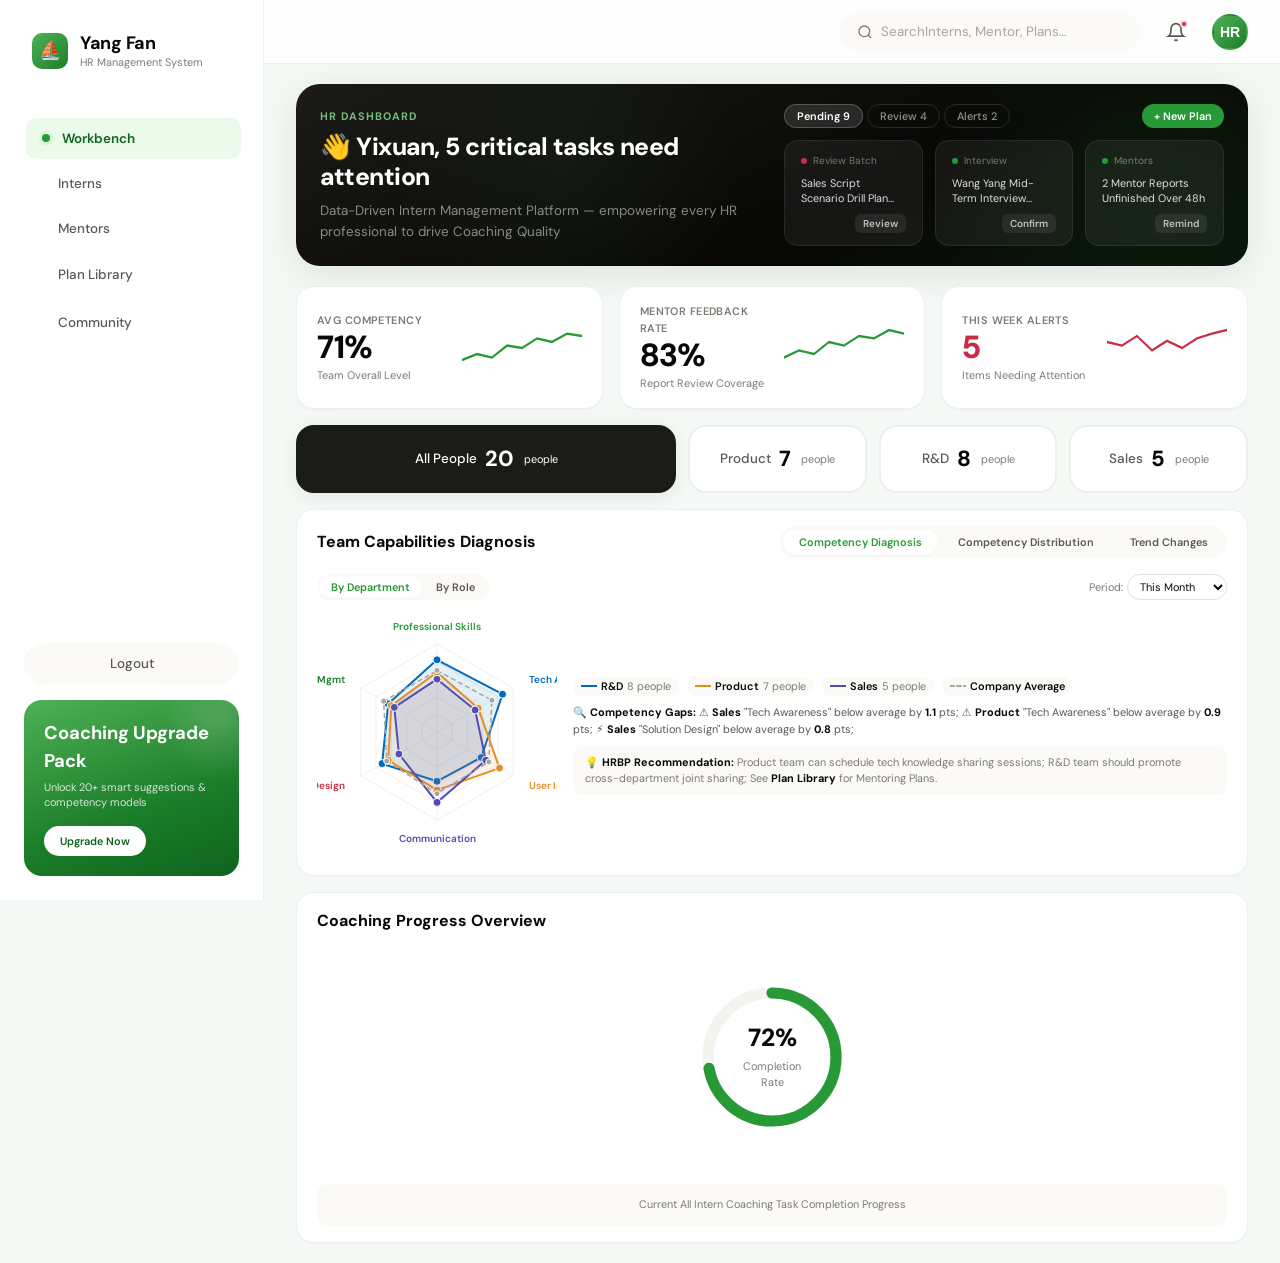
<file: hr_v3_dashboard.html>
<!DOCTYPE html>
<html lang="en">
<head>
<meta charset="UTF-8">
<meta name="viewport" content="width=device-width, initial-scale=1.0">
<title>Yang Fan</title>
<link rel="preconnect" href="https://fonts.googleapis.com">
<link rel="preconnect" href="https://fonts.gstatic.com" crossorigin>
<link href="https://fonts.googleapis.com/css2?family=DM+Sans:opsz,wght@9..40,400;9..40,500;9..40,600;9..40,700;9..40,800&display=swap" rel="stylesheet">
<style>

/* ================================================================
   YANG FAN · MENTOR WORKBENCH V3 — Modern Minimalist Design System
   Design Tokens: OKLCH Color Space · 8pt Grid · DM Sans · ease-out
   ================================================================ */
:root {
  /* ── Spring Green Palette (OKLCH) ── */
  --green-50:  oklch(0.97 0.025 145);
  --green-100: oklch(0.94 0.05 145);
  --green-200: oklch(0.88 0.09 145);
  --green-300: oklch(0.78 0.13 145);
  --green-400: oklch(0.68 0.16 145);
  --green-500: oklch(0.60 0.17 145);
  --green-600: oklch(0.52 0.15 145);
  --green-700: oklch(0.44 0.13 145);
  --green-800: oklch(0.36 0.10 145);
  --green-900: oklch(0.28 0.08 145);

  /* ── Warm Neutrals ── */
  --neutral-0:   oklch(1 0 0);
  --neutral-50:  oklch(0.985 0.004 96);
  --neutral-100: oklch(0.965 0.007 96);
  --neutral-200: oklch(0.92 0.010 96);
  --neutral-300: oklch(0.86 0.012 96);
  --neutral-400: oklch(0.72 0.012 96);
  --neutral-500: oklch(0.58 0.012 96);
  --neutral-600: oklch(0.46 0.010 96);
  --neutral-700: oklch(0.34 0.008 96);
  --neutral-800: oklch(0.22 0.006 96);
  --neutral-900: oklch(0.13 0.004 96);

  /* ── Semantic Aliases ── */
  --bg-app:        oklch(0.978 0.006 145);
  --bg-card:        var(--neutral-0);
  --bg-header:      oklch(1 0 0 / 0.82);
  --bg-stat:        var(--neutral-50);
  --bg-rec:         var(--neutral-50);
  --bg-nav-active:  var(--green-50);
  --bg-sidebar:     var(--neutral-0);

  --primary:         var(--green-500);
  --primary-hover:   var(--green-600);
  --primary-light:   var(--green-50);
  --primary-text:    var(--green-700);

  --text-primary:    var(--neutral-900);
  --text-secondary:  var(--neutral-600);
  --text-muted:      var(--neutral-500);
  --text-placeholder:var(--neutral-400);

  --border:          oklch(0.91 0.008 145);
  --border-light:    oklch(0.95 0.005 145);

  --danger:          oklch(0.55 0.19 18);
  --danger-light:    oklch(0.96 0.02 18);
  --warning:         oklch(0.72 0.15 65);
  --warning-light:   oklch(0.96 0.06 65);
  --info:            oklch(0.52 0.16 250);
  --info-light:      oklch(0.95 0.03 250);
  --purple:          oklch(0.48 0.16 280);
  --purple-light:    oklch(0.94 0.03 280);

  /* ── Shadows (Layered, Subtle) ── */
  --shadow-xs:  0 1px 2px oklch(0 0 0 / 0.03);
  --shadow-sm:  0 2px 8px oklch(0 0 0 / 0.05);
  --shadow-md:  0 4px 20px oklch(0 0 0 / 0.07);
  --shadow-lg:  0 8px 40px oklch(0 0 0 / 0.09);
  --shadow-xl:  0 16px 60px oklch(0 0 0 / 0.12);
  --shadow-sidebar: 12px 0 32px oklch(0 0 0 / 0.06);

  /* ── Typography (DM Sans + System) ── */
  --font: 'DM Sans', system-ui, -apple-system, 'PingFang SC', 'Microsoft YaHei', sans-serif;
  --font-heading: 'DM Sans', 'PingFang SC', 'Microsoft YaHei', system-ui, sans-serif;

  /* ── Fluid Typography Scale (1.25 ratio) ── */
  --text-xs:   clamp(0.625rem, 0.6rem + 0.1vw, 0.75rem);   /* 10-12px */
  --text-sm:   clamp(0.75rem, 0.72rem + 0.15vw, 0.875rem);  /* 12-14px */
  --text-base: clamp(0.875rem, 0.85rem + 0.2vw, 1rem);      /* 14-16px */
  --text-lg:   clamp(1rem, 0.95rem + 0.25vw, 1.25rem);      /* 16-20px */
  --text-xl:   clamp(1.125rem, 1.05rem + 0.4vw, 1.5rem);    /* 18-24px */
  --text-2xl:  clamp(1.25rem, 1.15rem + 0.5vw, 1.75rem);    /* 20-28px */
  --text-3xl:  clamp(1.5rem, 1.3rem + 0.8vw, 2.25rem);      /* 24-36px */
  --text-4xl:  clamp(1.75rem, 1.4rem + 1.2vw, 3rem);        /* 28-48px */

  --leading-tight:  1.2;
  --leading-normal: 1.5;
  --leading-relaxed:1.7;

  /* ── Spacing (8pt Grid) ── */
  --sp-1:  4px;
  --sp-2:  8px;
  --sp-3:  12px;
  --sp-4:  16px;
  --sp-5:  20px;
  --sp-6:  24px;
  --sp-8:  32px;
  --sp-10: 40px;
  --sp-12: 48px;
  --sp-16: 64px;
  --sp-20: 80px;

  /* ── Border Radii ── */
  --r-sm:   6px;
  --r-md:   10px;
  --r-lg:   14px;
  --r-xl:   18px;
  --r-2xl:  24px;
  --r-full: 9999px;

  /* ── Animation Tokens ── */
  --ease-out:   cubic-bezier(0.16, 1, 0.3, 1);
  --ease-in-out:cubic-bezier(0.65, 0, 0.35, 1);
  --ease-std:   cubic-bezier(0.4, 0, 0.2, 1);
  --dur-fast:   120ms;
  --dur-normal: 200ms;
  --dur-slow:   350ms;
  --dur-page:   400ms;

  /* ── Layout ── */
  --sidebar-w: 264px;
  --topbar-h: 64px;
  --content-max: 1280px;
}

/* ── prefers-reduced-motion ── */
@media (prefers-reduced-motion: reduce) {
  *, *::before, *::after {
    animation-duration: 0.01ms !important;
    animation-iteration-count: 1 !important;
    transition-duration: 0.01ms !important;
  }
}

/* ================================================================
   RESET & BASE
   ================================================================ */
*,*::before,*::after{box-sizing:border-box;margin:0;padding:0}
html{font-size:16px;-webkit-font-smoothing:antialiased;-moz-osx-font-smoothing:grayscale}
body{
  font-family:var(--font);
  background:var(--bg-app);
  color:var(--text-primary);
  line-height:var(--leading-normal);
  display:flex;
  min-height:100vh;
  overflow-x:hidden;
}
::-webkit-scrollbar{width:4px;height:4px}
::-webkit-scrollbar-track{background:transparent}
::-webkit-scrollbar-thumb{background:var(--neutral-300);border-radius:2px}
::selection{background:var(--green-100);color:var(--green-800)}

/* ================================================================
   SIDEBAR — Refined, Minimal
   ================================================================ */
.sidebar{
  width:var(--sidebar-w);
  min-height:100vh;
  background:var(--bg-sidebar);
  position:fixed;top:0;left:0;bottom:0;z-index:100;
  display:flex;flex-direction:column;
  padding:var(--sp-6);
  border-right:1px solid var(--border-light);
}
.sidebar-brand{
  display:flex;align-items:center;gap:var(--sp-3);
  padding:var(--sp-2) var(--sp-2) var(--sp-6);
}
.sidebar-brand .logo-icon{
  width:36px;height:36px;
  background:linear-gradient(135deg,var(--green-400),var(--green-600));
  border-radius:var(--r-md);
  display:flex;align-items:center;justify-content:center;
  color:#fff;font-weight:800;font-size:18px;
  flex-shrink:0;
}
.sb-info h1{font-size:18px;font-weight:700;color:var(--text-primary);letter-spacing:-0.3px;line-height:1.3;font-family:var(--font-heading)}
.sb-info span{font-size:var(--text-xs);color:var(--text-muted);line-height:1.3;display:block}

.sidebar-nav{flex:1;padding-top:var(--sp-6);display:flex;flex-direction:column;gap:var(--sp-1)}
.nav-item{
  display:flex;align-items:center;gap:var(--sp-3);
  padding:var(--sp-3) var(--sp-4);
  border-radius:var(--r-md);
  cursor:pointer;
  transition:all var(--dur-fast) var(--ease-std);
  color:var(--text-secondary);
  font-weight:500;font-size:var(--text-sm);
  border:none;background:none;
  width:100%;font-family:var(--font);
  text-align:left;
}
.nav-item .nav-dot{width:6px;height:6px;border-radius:50%;background:transparent;transition:all var(--dur-fast) var(--ease-std);flex-shrink:0}
.nav-item{transition:all var(--dur-normal) var(--ease-std)}
.nav-item:hover{background:var(--neutral-50);color:var(--text-primary);transform:translateX(2px)}
.nav-item:hover .nav-dot{background:var(--neutral-300);transform:scale(1.3)}
.nav-item.active{background:var(--green-50);color:var(--primary-text);font-weight:600;transform:translateX(2px)}
.nav-item.active .nav-dot{background:var(--primary);width:8px;height:8px;box-shadow:0 0 0 3px var(--green-100);transform:scale(1)}

.btn-logout{
  display:flex;align-items:center;justify-content:center;gap:var(--sp-2);
  padding:var(--sp-3) var(--sp-5);
  background:var(--neutral-50);color:var(--text-secondary);
  border:none;border-radius:var(--r-full);
  cursor:pointer;font-weight:500;font-size:var(--text-sm);
  font-family:var(--font);transition:all var(--dur-fast) var(--ease-std);
  margin-bottom:var(--sp-4);width:100%;
}
.btn-logout:hover{background:var(--neutral-100);color:var(--text-primary)}

.sidebar-bottom{
  background:linear-gradient(160deg,var(--green-400),var(--green-600) 60%,var(--green-700));
  border-radius:var(--r-xl);
  padding:var(--sp-5);
  color:#fff;flex-shrink:0;
  position:relative;overflow:hidden;
}
.sidebar-bottom::before{
  content:'';position:absolute;top:-40px;right:-40px;
  width:120px;height:120px;
  background:radial-gradient(circle,oklch(1 0 0 / 0.15) 0%,transparent 70%);
  border-radius:50%;
}
.sidebar-bottom h3{font-size:var(--text-lg);font-weight:700;margin-bottom:var(--sp-1);color:#fff;position:relative;font-family:var(--font-heading)}
.sidebar-bottom p{font-size:var(--text-xs);color:oklch(1 0 0 / 0.8);margin-bottom:var(--sp-4);line-height:1.4;position:relative}
.btn-white-pill{
  padding:var(--sp-2) var(--sp-4);
  background:#fff;color:var(--green-700);
  border:none;border-radius:var(--r-full);
  font-size:var(--text-xs);font-weight:600;
  cursor:pointer;font-family:var(--font);
  transition:all var(--dur-fast) var(--ease-std);
  position:relative;
}
.btn-white-pill:hover{transform:translateY(-1px);box-shadow:0 4px 16px oklch(0 0 0 / 0.12)}
.btn-white-pill:active{transform:translateY(0) scale(0.97)}

/* ================================================================
   MAIN CONTENT AREA
   ================================================================ */
.main{flex:1;margin-left:var(--sidebar-w);min-height:100vh;display:flex;flex-direction:column}

/* ================================================================
   TOPBAR — Glassmorphism
   ================================================================ */
.topbar{
  background:var(--bg-header);
  backdrop-filter:blur(16px) saturate(180%);
  -webkit-backdrop-filter:blur(16px) saturate(180%);
  border-bottom:1px solid var(--border-light);
  height:var(--topbar-h);
  display:flex;align-items:center;gap:var(--sp-4);
  padding:0 var(--sp-8);
  position:sticky;top:0;z-index:50;
}
.topbar-spacer{flex:1}
.search-box{
  flex:0 0 300px;height:40px;
  background:var(--neutral-50);
  border:1px solid transparent;
  border-radius:var(--r-full);
  display:flex;align-items:center;gap:var(--sp-2);
  padding:0 var(--sp-4);
  transition:all var(--dur-normal) var(--ease-std);
}
.search-box:focus-within{
  background:var(--neutral-0);
  border-color:var(--green-300);
  box-shadow:0 0 0 3px var(--green-50);
}
.search-box svg{width:16px;height:16px;color:var(--text-muted);flex-shrink:0}
.search-box input{border:none;background:transparent;outline:none;font-size:var(--text-sm);color:var(--text-primary);width:100%;font-family:var(--font)}
.search-box input::placeholder{color:var(--text-placeholder)}
.topbar-btn{
  width:40px;height:40px;border-radius:50%;border:none;
  background:transparent;
  display:flex;align-items:center;justify-content:center;
  cursor:pointer;transition:all var(--dur-fast) var(--ease-std);
  flex-shrink:0;position:relative;color:var(--text-secondary);
}
.topbar-btn:hover{background:var(--neutral-50);color:var(--text-primary)}
.topbar-btn:active{transform:scale(0.95)}
.topbar-btn svg{width:20px;height:20px}
.notif-dot{
  position:absolute;top:8px;right:8px;
  width:8px;height:8px;
  background:var(--danger);border-radius:50%;
  border:2px solid var(--bg-header);
}
.topbar-avatar{
  width:36px;height:36px;border-radius:50%;
  background:linear-gradient(135deg,var(--green-400),var(--green-600));
  cursor:pointer;border:2px solid transparent;
  transition:all var(--dur-fast) var(--ease-std);
  display:flex;align-items:center;justify-content:center;
  color:#fff;font-weight:700;font-size:14px;
  flex-shrink:0;
}
.topbar-avatar:hover{border-color:var(--green-300);transform:scale(1.05)}
.topbar-avatar:active{transform:scale(0.95)}

/* ================================================================
   PAGE TRANSITIONS
   ================================================================ */
.page{display:none;padding:var(--sp-8);flex-direction:column;gap:var(--sp-6);flex:1;max-width:var(--content-max)}
.page.active{display:flex;animation:pageEnter var(--dur-page) var(--ease-std) both}
@keyframes pageEnter{from{opacity:0;transform:translateY(8px)}to{opacity:1;transform:translateY(0)}}

/* ================================================================
   ENTRY ANIMATIONS (Staggered)
   ================================================================ */
.a-up{animation:a-fadeUp var(--dur-slow) var(--ease-std) both}
@keyframes a-fadeUp{from{opacity:0;transform:translateY(10px)}to{opacity:1;transform:translateY(0)}}
@keyframes pulse{0%,100%{opacity:1}50%{opacity:.5}}
.a-up.d1{animation-delay:.04s}.a-up.d2{animation-delay:.08s}.a-up.d3{animation-delay:.12s}.a-up.d4{animation-delay:.16s}.a-up.d5{animation-delay:.20s}

/* ================================================================
   SHARED COMPONENTS
   ================================================================ */
/* ── Section Header ── */
.section-head{display:flex;align-items:center;justify-content:space-between;margin-bottom:var(--sp-4)}
.section-head h3{font-size:var(--text-lg);font-weight:700;color:var(--text-primary);font-family:var(--font-heading)}
.section-head .more{font-size:var(--text-sm);color:var(--primary);cursor:pointer;font-weight:600;transition:opacity var(--dur-fast)}
.section-head .more:hover{opacity:.7}

/* ── Page Title ── */
.page-title-row{margin-bottom:var(--sp-6);padding-bottom:var(--sp-4);border-bottom:1px solid var(--border-light)}
.page-title-row h3{font-size:var(--text-2xl);font-weight:700;color:var(--text-primary);font-family:var(--font-heading)}
.page-title-row p{font-size:var(--text-sm);color:var(--text-muted);margin-top:var(--sp-1)}

/* ── Gradient Divider ── */
.grad-divider{height:1px;background:linear-gradient(90deg,transparent,var(--border-light) 20%,var(--border-light) 80%,transparent);margin:var(--sp-5) 0}

/* ── Badge ── */
.badge-sm{
  background:var(--neutral-50);padding:2px var(--sp-3);
  border-radius:var(--r-full);font-size:var(--text-xs);color:var(--text-muted);
  font-weight:500;
}

/* ── Tags ── */
.tag{padding:3px var(--sp-2);border-radius:var(--r-sm);font-size:var(--text-xs);line-height:1.4;font-weight:600}
.tag.green{background:var(--green-50);color:var(--primary-text)}
.tag.blue{background:var(--info-light);color:var(--info)}
.tag.purple{background:var(--purple-light);color:var(--purple)}
.tag.orange{background:var(--warning-light);color:var(--warning)}
.tag.red{background:var(--danger-light);color:var(--danger)}

/* ── Buttons ── */
.btn-primary{
  padding:var(--sp-2) var(--sp-5);
  background:var(--primary);color:#fff;
  border:none;border-radius:var(--r-full);
  font-size:var(--text-sm);font-weight:600;
  cursor:pointer;font-family:var(--font);
  transition:all var(--dur-fast) var(--ease-std);
  display:inline-flex;align-items:center;justify-content:center;gap:var(--sp-2);
}
.btn-primary:hover{background:var(--primary-hover);transform:translateY(-1px);box-shadow:0 4px 16px oklch(0.6 0.17 145 / 0.3)}
.btn-primary:active{transform:translateY(0) scale(0.97)}
.btn-ghost{
  padding:var(--sp-2) var(--sp-4);
  background:transparent;color:var(--text-secondary);
  border:1px solid var(--border);border-radius:var(--r-full);
  font-size:var(--text-sm);font-weight:500;
  cursor:pointer;font-family:var(--font);
  transition:all var(--dur-fast) var(--ease-std);
  display:inline-flex;align-items:center;justify-content:center;gap:var(--sp-2);
}
.btn-ghost:hover{background:var(--neutral-50);color:var(--text-primary);border-color:var(--neutral-300)}
.btn-ghost:active{transform:scale(0.97)}
.btn-pill-dark{
  padding:var(--sp-1) var(--sp-4);
  background:var(--neutral-800);color:#fff;
  border:none;border-radius:var(--r-full);
  font-size:var(--text-xs);font-weight:500;
  cursor:pointer;font-family:var(--font);
  transition:all var(--dur-fast) var(--ease-std);
}
.btn-pill-dark:hover{background:var(--neutral-900);transform:translateY(-1px)}

/* ── Card Polish ── */
.card-hover{transition:all var(--dur-normal) var(--ease-std);border:1px solid var(--border-light)}
.card-hover:hover{box-shadow:var(--shadow-md);transform:translateY(-2px);border-color:var(--border)}

/* ── Status Badges ── */
.st-badge{
  display:inline-flex;align-items:center;justify-content:center;
  padding:3px var(--sp-3);border-radius:var(--r-full);
  font-size:var(--text-xs);font-weight:600;white-space:nowrap;
  font-family:var(--font);
}
.st-badge.orange{background:var(--danger-light);color:var(--danger)}
.st-badge.blue{background:var(--info-light);color:var(--info)}
.st-badge.green{background:var(--green-50);color:var(--primary-text)}
.st-badge.gray{background:var(--neutral-50);color:var(--text-muted)}
.st-badge.purple{background:var(--purple-light);color:var(--purple)}

/* ── Risk Tags ── */
.risk-tag{padding:3px var(--sp-3);border-radius:var(--r-full);font-size:var(--text-xs);font-weight:600;display:inline-block}
.risk-tag.hi{background:var(--danger-light);color:var(--danger)}
.risk-tag.lo{background:var(--green-50);color:var(--primary-text)}
.risk-tag.med{background:var(--warning-light);color:var(--warning)}
.fit-bar{width:80px;height:5px;background:var(--neutral-100);border-radius:3px;overflow:hidden}
.fit-fill{height:100%;background:var(--primary);border-radius:3px;width:0;transition:width 1s var(--ease-out)}

/* ================================================================
   PAGE 1: DASHBOARD — Hero + Inline Todo
   ================================================================ */
.hero-card{
  background:linear-gradient(155deg,var(--neutral-800) 0%,var(--neutral-900) 60%,oklch(0.18 0.03 145) 100%);
  border-radius:var(--r-2xl);padding:var(--sp-5) var(--sp-6);
  box-shadow:var(--shadow-lg);margin-bottom:var(--sp-5);
  position:relative;overflow:hidden;
}
.hero-card::after{
  content:'';position:absolute;top:-120px;right:-80px;
  width:400px;height:400px;
  background:radial-gradient(circle,var(--green-500) 0%,transparent 70%);
  opacity:.08;border-radius:50%;pointer-events:none;
}
.hero-card::before{
  content:'';position:absolute;bottom:-80px;left:10%;
  width:350px;height:350px;
  background:radial-gradient(circle,var(--green-400) 0%,transparent 70%);
  opacity:.06;border-radius:50%;pointer-events:none;
}
.hero-grid{display:flex;gap:var(--sp-6);position:relative;z-index:1;align-items:flex-start}
.hero-left{flex:1;display:flex;flex-direction:column;justify-content:center;align-self:center}
.hero-tag{font-size:var(--text-xs);font-weight:700;color:var(--green-300);text-transform:uppercase;letter-spacing:.08em;margin-bottom:var(--sp-2);opacity:.9}
.hero-title{font-size:var(--text-2xl);font-weight:800;color:#fff;line-height:var(--leading-tight);font-family:var(--font-heading);letter-spacing:-0.02em}
.hero-desc{font-size:var(--text-sm);color:oklch(1 0 0 / 0.5);line-height:1.6;margin-top:var(--sp-2);max-width:420px}

/* ── Hero Right: Inline Todo ── */
.hero-todo-panel{flex:0 0 440px;display:flex;flex-direction:column;gap:var(--sp-3)}
.hero-todo-tabs{display:flex;gap:var(--sp-1)}
.hero-todo-tab{
  padding:var(--sp-1) var(--sp-3);border-radius:var(--r-full);
  font-size:var(--text-xs);border:1px solid oklch(1 0 0 / 0.12);
  cursor:pointer;font-family:var(--font);background:transparent;
  color:oklch(1 0 0 / 0.55);transition:all var(--dur-fast) var(--ease-std);
  font-weight:500;white-space:nowrap;
}
.hero-todo-tab:hover{background:oklch(1 0 0 / 0.06);color:oklch(1 0 0 / 0.8)}
.hero-todo-tab.active{background:oklch(1 0 0 / 0.12);color:#fff;border-color:oklch(1 0 0 / 0.2);font-weight:600}
.hero-todo-cards{display:flex;gap:var(--sp-3);flex-wrap:wrap}
.hero-todo-card{
  flex:1;min-width:120px;max-width:200px;
  background:oklch(1 0 0 / 0.06);
  border:1px solid oklch(1 0 0 / 0.08);
  border-radius:var(--r-lg);padding:var(--sp-3) var(--sp-4);
  cursor:pointer;transition:all var(--dur-fast) var(--ease-std);
  backdrop-filter:blur(4px);display:flex;flex-direction:column;gap:var(--sp-2);
  position:relative;overflow:hidden;
}
.hero-todo-card:hover{background:oklch(1 0 0 / 0.1);border-color:oklch(1 0 0 / 0.15);transform:translateY(-1px)}
.hero-todo-card .ht-dot{width:6px;height:6px;border-radius:50%;flex-shrink:0}
.hero-todo-card .ht-dot.urgent{background:var(--danger)}
.hero-todo-card .ht-dot.normal{background:var(--primary)}
.hero-todo-card .ht-text{font-size:var(--text-xs);color:oklch(1 0 0 / 0.85);line-height:1.4;overflow:hidden;display:-webkit-box;-webkit-line-clamp:2;-webkit-box-orient:vertical}
.hero-todo-card .ht-action{font-size:10px;font-weight:600;color:oklch(1 0 0 / 0.7);align-self:flex-end;padding:2px var(--sp-2);background:oklch(1 0 0 / 0.08);border-radius:var(--r-sm);transition:all var(--dur-fast)}
.hero-todo-card:hover .ht-action{background:var(--primary);color:#fff}
.hero-todo-cat{display:none;flex-wrap:wrap;gap:var(--sp-3)}
.hero-todo-cat.active{display:flex}

.stats-row{display:grid;grid-template-columns:repeat(4,1fr);gap:var(--sp-4);margin-bottom:var(--sp-8)}
.stat-card-dash{
  background:var(--bg-card);border:1px solid var(--border-light);
  border-radius:var(--r-lg);padding:var(--sp-5);
  text-align:center;
  box-shadow:var(--shadow-xs);
  transition:all var(--dur-normal) var(--ease-std);
}
.stat-card-dash:hover{transform:translateY(-2px);box-shadow:var(--shadow-md)}
.stat-card-dash .val{font-size:clamp(1.5rem,3vw,2rem);font-weight:800;color:var(--primary);line-height:1.2;font-family:var(--font-heading)}
.stat-card-dash .lbl{font-size:var(--text-xs);color:var(--text-muted);margin-top:var(--sp-1)}

.analysis-card{
  background:var(--bg-card);border:1px solid var(--border-light);
  border-radius:var(--r-2xl);box-shadow:var(--shadow-xs);padding:var(--sp-8);
  transition:all var(--dur-normal) var(--ease-std);
}
.analysis-card:hover{box-shadow:var(--shadow-sm)}
.analysis-grid{display:flex;gap:var(--sp-12)}
.analysis-left{flex:0 0 380px}
.analysis-right{flex:1}
.radar-legend{display:flex;flex-wrap:wrap;gap:var(--sp-4);margin-bottom:var(--sp-4);font-size:var(--text-xs)}
.radar-legend .l1{color:var(--green-700)}.radar-legend .l2{color:var(--info)}.radar-legend .l3{color:var(--warning)}.radar-legend .l4{color:var(--danger)}
.rec-warn{font-size:var(--text-xs);color:var(--warning);line-height:1.5;margin-bottom:var(--sp-4);padding:var(--sp-3) var(--sp-4);background:var(--warning-light);border-radius:var(--r-md)}
.rec-card{
  background:var(--neutral-50);border:1px solid transparent;
  border-radius:var(--r-lg);padding:var(--sp-5);margin-bottom:var(--sp-3);
  transition:all var(--dur-fast) var(--ease-std);cursor:pointer;
}
.rec-card:hover{border-color:var(--border);box-shadow:var(--shadow-sm)}
.rec-card-top{display:flex;justify-content:space-between;font-size:var(--text-xs);color:var(--text-muted);margin-bottom:var(--sp-2)}
.rec-card-title{font-size:var(--text-base);font-weight:700;color:var(--text-primary);display:flex;align-items:center;gap:var(--sp-2);margin-bottom:var(--sp-1)}
.rec-voice{font-size:var(--text-sm);color:var(--text-secondary);margin-bottom:var(--sp-1)}
.rec-desc{font-size:var(--text-xs);color:var(--text-muted);line-height:1.5}
.rec-assign-row{display:flex;justify-content:flex-end;margin-top:var(--sp-3)}

/* ── Shared Table & Cell (used by Page 2) ── */
.table-card{
  flex:1;background:var(--bg-card);border:1px solid var(--border-light);
  border-radius:var(--r-2xl);box-shadow:var(--shadow-xs);padding:var(--sp-6);
}
.table-hd{display:flex;justify-content:space-between;align-items:center;margin-bottom:var(--sp-4)}
.table-hd h3{font-size:var(--text-lg);font-weight:700;color:var(--text-primary);font-family:var(--font-heading)}
.styled-table{width:100%;border-collapse:collapse}
.styled-table th{text-align:left;padding:var(--sp-2) var(--sp-3);font-size:var(--text-xs);font-weight:600;color:var(--text-muted);border-bottom:1px solid var(--border-light);text-transform:uppercase;letter-spacing:.03em}
.styled-table td{padding:var(--sp-3);font-size:var(--text-sm)}
.styled-table tbody tr{border-radius:var(--r-md);transition:all var(--dur-fast) var(--ease-std);cursor:pointer}
.styled-table tbody tr:hover{background:var(--neutral-50)}
.stu-cell{display:flex;align-items:center;gap:var(--sp-3)}
.stu-av{width:32px;height:32px;border-radius:50%;display:flex;align-items:center;justify-content:center;flex-shrink:0;font-weight:700;font-size:12px;color:#fff}
.stu-av.a1{background:#6366F1}.stu-av.a2{background:#3B82F6}.stu-av.a3{background:#10B981}.stu-av.a4{background:#34D399}
.stu-name{font-weight:600;font-size:var(--text-sm);color:var(--text-primary)}
.stu-role{font-size:var(--text-xs);color:var(--text-muted)}
.score{font-weight:700;font-size:var(--text-sm);color:var(--text-primary)}
.trend-txt{font-size:var(--text-xs);color:var(--text-muted);max-width:140px;white-space:nowrap;overflow:hidden;text-overflow:ellipsis}
/* ===== PAGE LAYOUT ===== */
.page{display:none}.page.active{display:block;padding:var(--sp-5) var(--sp-8)}

/* ===== 3 KPI Sparkline Cards ===== */
.kpi-row{display:grid;grid-template-columns:repeat(3,1fr);gap:var(--sp-4);margin-bottom:var(--sp-4)}
.kpi-spark{background:var(--bg-card);border:1px solid var(--border-light);border-radius:var(--r-xl);padding:var(--sp-4) var(--sp-5);display:flex;align-items:center;gap:var(--sp-4);box-shadow:var(--shadow-xs);transition:all var(--dur-normal) var(--ease-std)}
.kpi-spark:hover{box-shadow:var(--shadow-sm)}
.ks-left{flex:1;min-width:0}
.ks-label{font-size:var(--text-xs);color:var(--text-muted);text-transform:uppercase;letter-spacing:.04em;font-weight:600;margin-bottom:2px}
.ks-val{font-size:32px;font-weight:800;color:var(--text-primary);font-family:var(--font-heading);letter-spacing:-.03em;line-height:1.1}
.ks-sub{font-size:var(--text-xs);color:var(--text-muted);margin-top:2px}
.ks-right{flex:0 0 120px;height:48px}
.ks-sparkline{width:100%;height:100%}

/* ===== 4 Department Pill Filters ===== */
.dept-pills{display:flex;gap:var(--sp-3);margin-bottom:var(--sp-4);align-items:stretch}
.dpill{flex:1;display:flex;align-items:center;justify-content:center;gap:var(--sp-2);padding:var(--sp-4) var(--sp-5);border-radius:var(--r-xl);cursor:pointer;transition:all .3s var(--ease-out);user-select:none;background:var(--bg-card);border:2px solid var(--border-light);color:var(--text-primary);overflow:hidden;white-space:nowrap}
.dpill:hover:not(.on){border-color:var(--border);background:var(--neutral-50)}
.dpill.on{flex:2.5;background:var(--neutral-800);color:#fff;border-color:var(--neutral-800);box-shadow:var(--shadow-md)}
.dpill.on .dp-name,.dpill.on .dp-num,.dpill.on .dp-unit{color:#fff}
.dp-name{font-size:var(--text-sm);font-weight:500;color:var(--text-secondary);transition:color .3s var(--ease-out)}
.dp-num{font-size:var(--text-xl);font-weight:800;font-family:var(--font-heading);transition:color .3s var(--ease-out)}
.dp-unit{font-size:var(--text-xs);color:var(--text-muted);margin-left:2px}

/* ===== CHARTS ROW ===== *//* ===== CHARTS ROW ===== */
.charts-row{display:grid;grid-template-columns:1.22fr 380px;gap:var(--sp-4)}
.chart-wide{flex:1}.chart-narrow{flex-shrink:0}

/* ===== PANEL ===== */
.panel{background:var(--bg-card);border:1px solid var(--border-light);border-radius:var(--r-xl);padding:var(--sp-4) var(--sp-5);box-shadow:var(--shadow-xs)}
.panel h4{font-size:var(--text-base);font-weight:700;color:var(--text-primary);margin-bottom:var(--sp-5);font-family:var(--font-heading);display:flex;align-items:center;gap:var(--sp-2)}
.panel-divider{height:1px;background:var(--border-light);margin:var(--sp-6) 0}

/* ===== CHART TABS ===== */
.chart-tabs{display:flex;gap:4px;background:var(--bg-stat);padding:3px;border-radius:var(--r-full)}
.ctab{padding:6px 16px;border:none;border-radius:var(--r-full);font-size:var(--text-xs);font-weight:600;cursor:pointer;font-family:var(--font);background:var(--bg-stat);color:var(--text-secondary);transition:all var(--dur-fast) var(--ease-std)}
.ctab.active{background:var(--bg-card);color:var(--primary);box-shadow:var(--shadow-xs)}
.ctab:hover:not(.active){color:var(--text-primary)}

/* ===== STACKED BARS ===== */
.stack-row{display:flex;align-items:center;gap:var(--sp-4);padding:var(--sp-4) var(--sp-2)}
.stack-row .st-label{width:60px;font-size:var(--text-sm);font-weight:500;color:var(--text-primary);flex-shrink:0;text-align:right}
.stack-row .st-bar{flex:1;height:38px;display:flex;gap:5px}
.stack-row .st-seg{height:100%}
.stack-row .st-seg:first-child{border-radius:6px 0 0 6px}.stack-row .st-seg:last-child{border-radius:0 6px 6px 0}
.stack-row .st-val{width:44px;font-size:var(--text-xs);font-weight:600;color:var(--text-secondary);flex-shrink:0;text-align:right}
.chart-note{font-size:var(--text-xs);color:var(--text-muted);line-height:1.6;margin-top:var(--sp-4);padding:var(--sp-3) var(--sp-4);background:var(--bg-stat);border-radius:var(--r-md)}

/* ===== DIAGNOSIS RADAR PANEL — compact left-right layout ===== */
.diag-controls{display:flex;align-items:center;justify-content:space-between;flex-wrap:wrap;gap:var(--sp-2);margin-bottom:var(--sp-3)}
.diag-mode{display:flex;gap:2px;background:var(--bg-stat);padding:2px;border-radius:var(--r-full)}
.diag-mode-btn{padding:4px 12px;border:none;border-radius:var(--r-full);font-size:var(--text-xs);font-weight:600;cursor:pointer;font-family:var(--font);background:transparent;color:var(--text-secondary);transition:all var(--dur-fast) var(--ease-std);white-space:nowrap}
.diag-mode-btn.active{background:var(--bg-card);color:var(--primary);box-shadow:var(--shadow-xs)}
.diag-mode-btn:hover:not(.active){color:var(--text-primary)}
.diag-period{display:flex;align-items:center;gap:var(--sp-1)}
.diag-period label{font-size:var(--text-xs);color:var(--text-muted);white-space:nowrap}
.diag-period select{padding:4px 8px;border:1px solid var(--border);border-radius:var(--r-full);font-size:var(--text-xs);font-family:var(--font);background:var(--bg-card);color:var(--text-primary);cursor:pointer;outline:none}
.diag-period select:focus{border-color:var(--green-300);box-shadow:0 0 0 2px var(--green-50)}
/* ── Two-column body ── */
.diag-body{display:flex;gap:var(--sp-4);align-items:center}
.diag-radar-left{flex-shrink:0}
.diag-info-right{flex:1;min-width:0;display:flex;flex-direction:column;justify-content:center;gap:var(--sp-2);font-size:var(--text-xs)}
.diag-legend{display:flex;flex-wrap:wrap;gap:var(--sp-2);font-size:var(--text-xs)}
.diag-legend-item{display:flex;align-items:center;gap:4px;padding:2px 8px;border-radius:var(--r-full);background:var(--bg-stat);white-space:nowrap}
.diag-legend-item span{line-height:1.4}
.diag-gaps{line-height:1.55;color:var(--text-secondary)}
.diag-gaps b{color:var(--text-primary)}
.diag-suggest{line-height:1.55;color:var(--text-muted);padding:var(--sp-2) var(--sp-3);background:var(--bg-stat);border-radius:var(--r-md)}
.diag-suggest b{color:var(--text-primary)}

/* ===== DONUT CHART ===== */
.donut-wrap{display:flex;flex-direction:column;align-items:center;padding:var(--sp-6) 0;gap:var(--sp-2)}
.donut-center{text-align:center;margin-top:-6px}
.donut-num{font-size:var(--text-2xl);font-weight:800;color:var(--text-primary);font-family:var(--font-heading)}
.donut-lbl{display:block;font-size:var(--text-xs);color:var(--text-muted);margin-top:2px}

/* ===== RISK BAR ===== */
.risk-head{font-size:var(--text-sm);font-weight:600;color:var(--text-primary);margin-bottom:var(--sp-4)}
.risk-hbar{height:18px;background:var(--neutral-100);border-radius:var(--r-full);overflow:hidden;display:flex;margin-bottom:var(--sp-3)}
.risk-hbar span{height:100%;min-width:2px}
.risk-tags{display:flex;gap:var(--sp-5);flex-wrap:wrap;margin-bottom:var(--sp-3)}
.risk-tags span{display:flex;align-items:center;gap:6px;font-size:var(--text-xs);color:var(--text-secondary)}.risk-tags .ld{width:8px;height:8px;border-radius:50%}

/* ===== DEPT BARS ===== */
.dept-row{display:flex;align-items:center;gap:var(--sp-3);padding:var(--sp-2) 0}
.dept-row .dr-name{font-size:var(--text-sm);font-weight:500;color:var(--text-primary);width:64px;flex-shrink:0}
.dept-row .dr-track{flex:1;height:18px;background:var(--neutral-100);border-radius:var(--r-full);overflow:hidden}
.dept-row .dr-fill{height:100%;border-radius:var(--r-full);transition:width .5s var(--ease-out);opacity:.85}
.dept-row .dr-val{font-size:var(--text-sm);font-weight:700;color:var(--text-primary);width:48px;text-align:right;flex-shrink:0}

/* ===== MENTOR QUALITY ===== */
.mq-grid{display:grid;grid-template-columns:repeat(3,1fr);gap:var(--sp-4);padding:var(--sp-4) 0}
.mq-card{background:var(--bg-stat);border-radius:var(--r-lg);padding:var(--sp-4);display:flex;align-items:center;gap:var(--sp-3);transition:all var(--dur-normal) var(--ease-std);border:none}
.mq-card:hover{background:var(--bg-card);box-shadow:var(--shadow-sm);transform:translateY(-1px)}
.health-dot{width:10px;height:10px;border-radius:50%;display:inline-block;flex-shrink:0}.health-dot.good{background:var(--primary)}.health-dot.warn{background:var(--warning)}.health-dot.poor{background:var(--danger)}
.badge-sm{display:inline-flex;align-items:center;justify-content:center;min-width:24px;height:24px;padding:0 10px;border-radius:var(--r-full);font-size:11px;font-weight:600;background:var(--neutral-100);color:var(--text-secondary)}
.badge-sm.red{background:var(--danger-light);color:var(--danger)}.badge-sm.purple{background:var(--purple-light);color:var(--purple)}

/* ===== PAGE 2: INTERN TABLE ===== */
.page2-inner{display:flex;flex-direction:column;gap:var(--sp-6)}
.p2-top{display:flex;flex-direction:column;gap:var(--sp-6)}
.p2-stats{display:grid;grid-template-columns:1fr 1fr;gap:var(--sp-4)}
.p2-stat-info{background:var(--bg-card);border-radius:var(--r-xl);padding:var(--sp-4) var(--sp-6);display:flex;align-items:center;justify-content:space-between;gap:var(--sp-4);box-shadow:var(--shadow-sm);transition:all var(--dur-normal) var(--ease-std)}.p2-stat-info:hover{transform:translateY(-1px);box-shadow:var(--shadow-md)}
.p2si-label{font-size:var(--text-xs);color:var(--text-muted);text-transform:uppercase;letter-spacing:.04em;font-weight:600;margin-bottom:2px}
.p2si-val{font-size:40px;font-weight:800;color:var(--text-primary);font-family:var(--font-heading);letter-spacing:-.03em}
.p2si-sub{font-size:var(--text-xs);color:var(--text-muted);margin-top:2px;opacity:.65}
/* Table Toolbar */
.tbl-bar{display:flex;align-items:center;justify-content:space-between;flex-wrap:wrap;gap:var(--sp-3)}
.tbl-meta{font-size:var(--text-xs);color:var(--text-muted);margin-left:var(--sp-2);background:var(--bg-stat);padding:2px 10px;border-radius:var(--r-full)}
.tbl-sorts{display:flex;align-items:center;gap:6px}
.sbtn{height:30px;padding:0 14px;border-radius:var(--r-full);font-size:var(--text-xs);font-family:var(--font);cursor:pointer;transition:all var(--dur-fast);border:1px solid var(--border-light);background:var(--bg-card);color:var(--text-secondary);font-weight:500}
.sbtn:hover{background:var(--neutral-50);border-color:var(--border)}
.sbtn.on{background:var(--primary-light);border-color:var(--primary);color:var(--primary-text);font-weight:600}
.btn-export{padding:var(--sp-2) var(--sp-5);background:var(--primary);color:#fff;border:none;border-radius:var(--r-full);font-size:var(--text-sm);font-weight:600;cursor:pointer;font-family:var(--font)}.btn-export:hover{background:var(--primary-hover)}
/* Table */
.p2-table{background:var(--bg-card);border:1px solid var(--border-light);border-radius:var(--r-xl);overflow:hidden;box-shadow:var(--shadow-xs)}
.p2t{width:100%;border-collapse:collapse}
.p2t th{text-align:left;padding:var(--sp-3);font-size:var(--text-xs);font-weight:600;color:var(--text-muted);background:var(--bg-stat);border-bottom:1px solid var(--border-light);white-space:nowrap}
.p2t td{padding:var(--sp-4) var(--sp-3);font-size:var(--text-sm);font-size:var(--text-sm);border-bottom:1px solid var(--border-light);white-space:nowrap}
.p2t tbody tr{cursor:pointer;transition:background var(--dur-fast)}
.p2t tbody tr:hover{background:var(--neutral-50)}
.p2t tbody tr:last-child td{border-bottom:none}
.p2t .comp-dot{width:8px;height:8px;border-radius:50%;display:inline-block;margin-right:6px;flex-shrink:0}
.p2t .comp-dot.purple{background:var(--purple)}.p2t .comp-dot.green{background:var(--primary)}.p2t .comp-dot.amber{background:var(--warning)}.p2t .comp-dot.red{background:var(--danger)}
.p2t .comp-val{font-weight:700}
.p2t .mini-bar{width:80px;height:6px;background:var(--neutral-100);border-radius:3px;overflow:hidden;display:inline-block;vertical-align:middle;margin-right:6px}
.p2t .mini-fill{height:100%;border-radius:3px;background:var(--primary)}
.p2t .signal-txt{font-size:var(--text-xs);color:var(--text-secondary);max-width:120px;display:inline-block;overflow:hidden;text-overflow:ellipsis;white-space:nowrap}
.p2t .btn-detail{padding:4px 12px;font-size:var(--text-xs);font-weight:600;border:1px solid var(--border-light);border-radius:var(--r-full);background:var(--bg-card);color:var(--text-secondary);cursor:pointer;font-family:var(--font);transition:all var(--dur-fast)}.p2t .btn-detail:hover{background:var(--primary);color:#fff;border-color:var(--primary)}
.p2t .badge-lv{display:inline-flex;padding:2px 10px;border-radius:var(--r-full);font-size:11px;font-weight:600}
.p2t .badge-lv.high{background:var(--green-50);color:var(--green-700)}.p2t .badge-lv.risk{background:var(--danger-light);color:var(--danger)}.p2t .badge-lv.warn{background:var(--warning-light);color:var(--warning)}.p2t .badge-lv.potential{background:var(--purple-light);color:var(--purple)}
.trend-up{color:var(--primary);font-weight:600}.trend-down{color:var(--danger);font-weight:600}.trend-flat{color:var(--text-muted)}
/* Mentor Detail */
.detail-head{display:flex;align-items:center;gap:var(--sp-4);margin-bottom:var(--sp-5)}.btn-back{padding:var(--sp-2) var(--sp-4);background:var(--bg-stat);border:1px solid var(--border-light);border-radius:var(--r-full);font-size:var(--text-sm);font-weight:500;cursor:pointer;font-family:var(--font);color:var(--text-secondary);transition:all var(--dur-fast)}.btn-back:hover{background:var(--neutral-100);color:var(--text-primary)}.detail-name{font-size:var(--text-xl);font-weight:700;color:var(--text-primary);font-family:var(--font-heading)}.detail-sub{font-size:var(--text-xs);color:var(--text-muted);margin-top:2px}
.health-dot-sm{width:10px;height:10px;border-radius:50%;display:inline-block;flex-shrink:0}.health-dot-sm.good{background:var(--primary)}.health-dot-sm.warn{background:var(--warning)}.health-dot-sm.poor{background:var(--danger)}

@keyframes fadeUp{from{opacity:0;transform:translateY(16px)}to{opacity:1;transform:translateY(0)}}
.a-up{animation:fadeUp var(--dur-slow) var(--ease-out) both}.a-up.d1{animation-delay:0.04s}.a-up.d2{animation-delay:0.08s}.a-up.d3{animation-delay:0.12s}
@media(max-width:1400px){.charts-row{grid-template-columns:1fr}.kpi-bar{grid-template-columns:repeat(3,1fr)}.dept-filters{grid-template-columns:repeat(2,1fr)}.mq-grid{grid-template-columns:repeat(2,1fr)}}
@media(max-width:1024px){.sidebar{display:none}.main{margin-left:0}}
@media(max-width:768px){.topbar{padding:0 var(--sp-4)}.page.active{padding:var(--sp-4)}.kpi-bar{grid-template-columns:1fr}.dept-filters{grid-template-columns:repeat(2,1fr)}.mq-grid{grid-template-columns:1fr}}
@media(hover:none){.df-card:hover,.mq-card:hover{transform:none}}
</style>
<script src="data.js"></script>
</head>
<body>
<aside class="sidebar" id="sidebar">
  <div class="sidebar-brand">
    <div class="logo-icon">⛵</div>
    <div class="sb-info"><h1>Yang Fan</h1><span>HR Management System</span></div>
  </div>
  <nav class="sidebar-nav">
    <button class="nav-item active" data-page="1" onclick="goPage(1,this)"><span class="nav-dot"></span>Workbench</button>
    <button class="nav-item" data-page="2" onclick="goPage(2,this)"><span class="nav-dot"></span>Interns</button>
    <button class="nav-item" data-page="3" onclick="goPage(3,this)"><span class="nav-dot"></span>Mentors</button>
    <a href="hr_sche.html" class="nav-item" style="text-decoration:none"><span class="nav-dot"></span>Plan Library</a>
    <a href="hr_cul.html" class="nav-item" style="text-decoration:none"><span class="nav-dot"></span>Community</a>
    <div style="flex:1"></div>
    <button class="btn-logout" onclick="location.href='signin.html'">Logout</button>
  </nav>
  <div class="sidebar-bottom">
    <h3>Coaching Upgrade Pack</h3>
    <p>Unlock 20+ smart suggestions & competency models</p>
    <button class="btn-white-pill">Upgrade Now</button>
  </div>
</aside>

<div class="main">

<header class="topbar" id="topbar">
  <div class="topbar-spacer"></div>
  <div class="search-box"><svg viewBox="0 0 24 24" fill="none" stroke="currentColor" stroke-width="2"><circle cx="11" cy="11" r="8"/><path d="M21 21l-4.35-4.35"/></svg><input type="text" placeholder="SearchInterns, Mentor, Plans…"></div>
  <button class="topbar-btn"><svg viewBox="0 0 24 24" width="20" height="20" fill="none" stroke="currentColor" stroke-width="2"><path d="M18 8A6 6 0 0 0 6 8c0 7-3 9-3 9h18s-3-2-3-9"/><path d="M13.73 21a2 2 0 0 1-3.46 0"/></svg><span class="notif-dot"></span></button>
  <button class="topbar-avatar">HR</button>
</header>

<!-- PAGE 1: HR Dashboard -->
<div class="page active" id="page1">
  <div class="hero-card a-up">
    <div class="hero-grid">
      <div class="hero-left">
        <p class="hero-tag">HR DASHBOARD</p>
        <h1 class="hero-title">👋 Yixuan, <span id="kpiAlertsTop">3</span> critical tasks need attention</h1>
        <p class="hero-desc">Data-Driven Intern Management Platform — empowering every HR professional to drive Coaching Quality</p>
      </div>
      <div class="hero-todo-panel">
        <div class="hero-todo-tabs">
          <button class="hero-todo-tab active" onclick="heroSwitchTab(this,'task')">Pending <span id="kpiPending">3</span></button>
          <button class="hero-todo-tab" onclick="heroSwitchTab(this,'review')">Review <span id="reviewBadgeTop">5</span></button>
          <button class="hero-todo-tab" onclick="heroSwitchTab(this,'alert')">Alerts <span id="alertBadgeTop">2</span></button>
          <button style="margin-left:auto;padding:4px 12px;background:var(--primary);color:#fff;border:none;border-radius:var(--r-full);font-size:var(--text-xs);cursor:pointer;font-family:var(--font);font-weight:600">+ New Plan</button>
        </div>
        <div class="hero-todo-cat active" data-cat="task">
          <div class="hero-todo-card"><div style="display:flex;align-items:center;gap:6px"><span class="ht-dot urgent"></span><span style="font-size:10px;color:oklch(1 0 0/0.4)">Review Batch</span></div><span class="ht-text">Sales Script Scenario Drill Plan Pending Review</span><span class="ht-action">Review</span></div>
          <div class="hero-todo-card"><div style="display:flex;align-items:center;gap:6px"><span class="ht-dot normal"></span><span style="font-size:10px;color:oklch(1 0 0/0.4)">Interview</span></div><span class="ht-text">Wang Yang Mid-Term Interview Request Pending HR Confirmation</span><span class="ht-action">Confirm</span></div>
          <div class="hero-todo-card"><div style="display:flex;align-items:center;gap:6px"><span class="ht-dot normal"></span><span style="font-size:10px;color:oklch(1 0 0/0.4)">Mentors</span></div><span class="ht-text">2 Mentor Reports Unfinished Over 48h</span><span class="ht-action">Remind</span></div>
        </div>
        <div class="hero-todo-cat" data-cat="review">
          <div class="hero-todo-card"><div style="display:flex;align-items:center;gap:6px"><span class="ht-dot normal"></span><span style="font-size:10px;color:oklch(1 0 0/0.4)">Plans</span></div><span class="ht-text">API Integration Practice Plan Pending Review</span><span class="ht-action">Review</span></div>
          <div class="hero-todo-card"><div style="display:flex;align-items:center;gap:6px"><span class="ht-dot normal"></span><span style="font-size:10px;color:oklch(1 0 0/0.4)">Content</span></div><span class="ht-text">React Hooks Micro-course Content Pending Review</span><span class="ht-action">Review</span></div>
        </div>
        <div class="hero-todo-cat" data-cat="alert">
          <div class="hero-todo-card"><div style="display:flex;align-items:center;gap:6px"><span class="ht-dot urgent"></span><span style="font-size:10px;color:oklch(1 0 0/0.4)">Mentors</span></div><span class="ht-text">Chen (Mentor) Health Rating Dropped to 56</span><span class="ht-action">View</span></div>
          <div class="hero-todo-card"><div style="display:flex;align-items:center;gap:6px"><span class="ht-dot urgent"></span><span style="font-size:10px;color:oklch(1 0 0/0.4)">Intern</span></div><span class="ht-text">Zhang Yao 3 Consecutive Weak Business Scores</span><span class="ht-action">View</span></div>
        </div>
      </div>
    </div>
  </div>

  <!-- 3 KPI Sparkline Cards -->
  <div class="kpi-row a-up d1">
    <div class="kpi-spark">
      <div class="ks-left"><div class="ks-label">Avg Competency</div><div class="ks-val" id="snapComp">72%</div><div class="ks-sub">Team Overall Level</div></div>
      <div class="ks-right"><svg class="ks-sparkline" id="sparkComp" viewBox="0 0 160 40" preserveAspectRatio="none"><path d="M0,30 L20,25 L40,28 L60,18 L80,20 L100,12 L120,15 L140,8 L160,10" fill="none" stroke="var(--primary)" stroke-width="2" stroke-linecap="round"/></svg></div>
    </div>
    <div class="kpi-spark">
      <div class="ks-left"><div class="ks-label">Mentor Feedback Rate</div><div class="ks-val" id="snapReview">85%</div><div class="ks-sub">Report Review Coverage</div></div>
      <div class="ks-right"><svg class="ks-sparkline" id="sparkReview" viewBox="0 0 160 40" preserveAspectRatio="none"><path d="M0,28 L20,22 L40,25 L60,15 L80,18 L100,10 L120,12 L140,5 L160,8" fill="none" stroke="var(--primary)" stroke-width="2" stroke-linecap="round"/></svg></div>
    </div>
    <div class="kpi-spark">
      <div class="ks-left"><div class="ks-label">This Week Alerts</div><div class="ks-val" id="snapAlerts" style="color:var(--danger)">3</div><div class="ks-sub">Items Needing Attention</div></div>
      <div class="ks-right"><svg class="ks-sparkline" id="sparkAlert" viewBox="0 0 160 40" preserveAspectRatio="none"><path d="M0,15 L20,18 L40,10 L60,22 L80,14 L100,20 L120,12 L140,8 L160,5" fill="none" stroke="var(--danger)" stroke-width="2" stroke-linecap="round"/></svg></div>
    </div>
  </div>

  <!-- 4 Department Pill Filters -->
  <div class="dept-pills a-up d2" id="deptFilters">
    <div class="dpill on" data-dept="all" onclick="switchDept('all',this)"><span class="dp-name">All People</span><span class="dp-num" id="dfAll">20</span><span class="dp-unit"> people</span></div>
    <div class="dpill" data-dept="Product" onclick="switchDept('Product',this)"><span class="dp-name">Product</span><span class="dp-num" id="dfProd">7</span><span class="dp-unit"> people</span></div>
    <div class="dpill" data-dept="R&D" onclick="switchDept('R&D',this)"><span class="dp-name">R&D</span><span class="dp-num" id="dfDev">9</span><span class="dp-unit"> people</span></div>
    <div class="dpill" data-dept="Sales" onclick="switchDept('Sales',this)"><span class="dp-name">Sales</span><span class="dp-num" id="dfSales">4</span><span class="dp-unit"> people</span></div>
  </div>

  <!-- Dual Charts Row -->
  <div class="charts-row a-up d3">
    <div class="panel chart-wide">
      <div style="display:flex;align-items:center;justify-content:space-between;margin-bottom:var(--sp-4)">
        <h4 style="margin:0" id="chart1Title">Team Capabilities Diagnosis</h4>
        <div class="chart-tabs" id="chart1Tabs">
          <button class="ctab active" onclick="switchChart1('diagnosis',this)">Competency Diagnosis</button>
          <button class="ctab" onclick="switchChart1('risk',this)">Competency Distribution</button>
          <button class="ctab" onclick="switchChart1('trend',this)">Trend Changes</button>
        </div>
      </div>
      <div id="chart1-risk" style="display:none"><div id="stackedBars"></div><p class="chart-note" id="riskNote"></p></div>
      <div id="chart1-trend" style="display:none"><div id="trendChart" style="height:260px"></div></div>
      <div id="chart1-diagnosis">
        <div class="diag-controls">
          <div class="diag-mode" id="diagMode">
            <button class="diag-mode-btn active" onclick="switchDiagMode('dept',this)">By Department</button>
            <button class="diag-mode-btn" onclick="switchDiagMode('role',this)">By Role</button>
          </div>
          <div class="diag-period">
            <label for="diagPeriod">Period: </label>
            <select id="diagPeriod" onchange="renderDiagnosisChart()">
              <option value="month" selected>This Month</option>
              <option value="quarter">This Quarter</option>
            </select>
          </div>
        </div>
        <div class="diag-body">
          <div class="diag-radar-left" id="diagRadarChart"></div>
          <div class="diag-info-right">
            <div class="diag-legend" id="diagLegend"></div>
            <div class="diag-gaps" id="diagGaps"></div>
            <div class="diag-suggest" id="diagSuggest"></div>
          </div>
        </div>
      </div>
    </div>
    <div class="panel chart-narrow">
      <h4>Coaching Progress Overview</h4>
      <div class="donut-wrap">
        <div style="position:relative;display:inline-block">
          <svg viewBox="0 0 200 200" width="160" height="160">
            <circle cx="100" cy="100" r="80" fill="none" stroke="var(--neutral-100)" stroke-width="14"/>
            <circle cx="100" cy="100" r="80" fill="none" stroke="var(--primary)" stroke-width="14" stroke-dasharray="503" stroke-dashoffset="94" stroke-linecap="round" transform="rotate(-90 100 100)" id="donutRing"/>
          </svg>
          <div class="donut-center" style="position:absolute;top:50%;left:50%;transform:translate(-50%,-50%);text-align:center"><span class="donut-num" id="donutPct">78%</span><span class="donut-lbl">Completion Rate</span></div>
        </div>
      </div>
      <p class="chart-note" style="text-align:center" id="donutNote">Current Intern Coaching Task Completion Progress</p>
    </div>
  </div>
</div>

<div class="page" id="page2"><div class="page2-inner">

<!-- Stats + Dept Pills -->
<div class="p2-top">
  <div class="dept-pills" id="p2DeptPills">
    <div class="dpill on" data-dept="all" onclick="switchP2Dept('all',this)"><span class="dp-name">All People</span><span class="dp-num" id="dpAll">20</span><span class="dp-unit"> people</span></div>
    <div class="dpill" data-dept="Product" onclick="switchP2Dept('Product',this)"><span class="dp-name">Product</span><span class="dp-num" id="dpProd">7</span><span class="dp-unit"> people</span></div>
    <div class="dpill" data-dept="R&D" onclick="switchP2Dept('R&D',this)"><span class="dp-name">R&D</span><span class="dp-num" id="dpDev">9</span><span class="dp-unit"> people</span></div>
    <div class="dpill" data-dept="Sales" onclick="switchP2Dept('Sales',this)"><span class="dp-name">Sales</span><span class="dp-num" id="dpSales">4</span><span class="dp-unit"> people</span></div>
  </div>
  <div class="p2-stats">
    <div class="p2-stat-info"><div class="p2si-label">Total Interns</div><div class="p2si-val" id="p2Total">20</div></div>
    <div class="p2-stat-info"><div class="p2si-label">Avg Competency</div><div class="p2si-val" id="p2AvgComp">72%</div></div>
  </div>
</div>

<!-- Table Toolbar -->
<div class="tbl-bar">
  <div><h3 style="font-size:var(--text-base);font-weight:700;color:var(--text-primary);display:inline">Intern List</h3><span class="tbl-meta" id="tblCnt">20  </span></div>
  <div class="tbl-sorts">
    <button class="sbtn on" data-sort="risk" onclick="setP2Sort('risk',this)">Risk Priority</button>
    <button class="sbtn" data-sort="comp-desc" onclick="setP2Sort('comp-desc',this)">Competency↓</button>
    <button class="sbtn" data-sort="comp-asc" onclick="setP2Sort('comp-asc',this)">Competency↑</button>
    <select id="p2fDept" onchange="renderInternTable()" style="padding:4px 10px;border:1px solid var(--border-light);border-radius:var(--r-full);font-size:var(--text-xs);font-family:var(--font);background:var(--bg-card);margin-left:8px"><option value="all">All Departments</option><option value="Product">Product</option><option value="R&D">R&D</option><option value="Sales">Sales</option></select>
    <select id="p2fMentor" onchange="renderInternTable()" style="padding:4px 10px;border:1px solid var(--border-light);border-radius:var(--r-full);font-size:var(--text-xs);font-family:var(--font);background:var(--bg-card)"><option value="all">All Mentors</option></select>
    <button class="btn-export">📥 Export</button>
  </div>
</div>

<!-- Table -->
<div class="p2-table">
  <table class="p2t">
    <thead><tr><th>Name</th><th>Department</th><th>Mentor</th><th>Stage</th><th>Onboarding</th><th>Quality Score</th><th>Completion Rate</th><th>Competency</th><th>Rating</th><th>Trend</th><th></th></tr></thead>
    <tbody id="p2TableBody"></tbody>
  </table>
</div>

</div></div>
<div class="page" id="page3"><div class="page2-inner">

<div style="display:flex;align-items:center;justify-content:space-between;margin-bottom:var(--sp-8)">
  <div><h2 style="font-size:var(--text-2xl);font-weight:800;color:var(--text-primary);font-family:var(--font-heading);margin:0">Mentor Management</h2><p style="font-size:var(--text-sm);color:var(--text-muted);margin-top:4px">Coaching Quality Dashboard — Identify who needs support and who is a mentoring benchmark</p></div>
  <div style="display:flex;gap:var(--sp-3)" id="mSummary">
    <div style="text-align:center;padding:var(--sp-3) var(--sp-5)"><div style="font-size:var(--text-2xl);font-weight:800;color:var(--text-primary)" id="mTotal">6</div><div style="font-size:var(--text-xs);color:var(--text-muted)"> Mentor</div></div>
    <div style="width:1px;background:var(--border-light)"></div>
    <div style="text-align:center;padding:var(--sp-3) var(--sp-5)"><div style="font-size:var(--text-2xl);font-weight:800;color:var(--text-primary)" id="mAvgInterns">3.3</div><div style="font-size:var(--text-xs);color:var(--text-muted)"> Avg Interns</div></div>
    <div style="width:1px;background:var(--border-light)"></div>
    <div style="text-align:center;padding:var(--sp-3) var(--sp-5)"><div style="font-size:var(--text-2xl);font-weight:800;color:var(--primary)" id="mAvgHealth">79</div><div style="font-size:var(--text-xs);color:var(--text-muted)">Avg Health Score</div></div>
  </div>
</div>

<!-- Needs Attention -->
<div id="attnWrap" style="margin-bottom:var(--sp-6);display:none">
  <div style="font-size:var(--text-sm);font-weight:600;color:var(--danger);margin-bottom:var(--sp-3)">⚠️ Needs Attention</div>
  <div id="attnContent" style="display:flex;flex-direction:column;gap:var(--sp-3)"></div>
</div>

<!-- Filter + Table -->
<div style="display:flex;align-items:center;gap:var(--sp-3);margin-bottom:var(--sp-4);flex-wrap:wrap">
  <select id="mDept" onchange="renderMentorTable()" style="padding:var(--sp-2) var(--sp-4);border:1px solid var(--border-light);border-radius:var(--r-full);font-size:var(--text-sm);font-family:var(--font);background:var(--bg-card);color:var(--text-primary);cursor:pointer"><option value="all">All Departments</option><option value="Product">Product</option><option value="R&D">R&D</option><option value="Sales">Sales</option></select>
  <div style="flex:1"></div>
  <span style="font-size:var(--text-xs);color:var(--text-muted)" id="mCnt">6  </span>
  <button class="sbtn on" data-sort="health" onclick="setMSort('health',this)">Health Score</button>
  <button class="sbtn" data-sort="review" onclick="setMSort('review',this)">Review Rate</button>
  <button class="sbtn" data-sort="interns" onclick="setMSort('interns',this)">Intern Count</button>
</div>

<div class="p2-table">
  <table class="p2t">
    <thead><tr><th>Mentor</th><th>Department</th><th>Interns</th><th>Avg Competency</th><th>Health Score</th><th>Review Rate</th><th>Alerts</th><th></th></tr></thead>
    <tbody id="mTableBody"></tbody>
  </table>
</div>

</div>

<!-- PAGE 9: Mentor Detail -->
<div class="page" id="page9"><div class="page2-inner">
  <div class="detail-head">
    <button class="btn-back" onclick="goPage(3,this)">← Back to List</button>
    <div><div class="detail-name" id="mdName">-</div><div class="detail-sub" id="mdMeta"></div></div>
  </div>
  <div class="chart-tabs" style="margin-bottom:var(--sp-5)">
    <button class="ctab active" onclick="switchMDetail('health',this)">Health Trends</button>
    <button class="ctab" onclick="switchMDetail('students',this)">Assigned Interns</button>
  </div>
  <div id="md-health"><div id="mdHealthChart" style="height:220px"></div></div>
  <div id="md-students" style="display:none"><div class="p2-table"><table class="p2t"><thead><tr><th>Name</th><th>Competency</th><th>Progress</th><th>Risk</th><th>Key Signals</th></tr></thead><tbody id="mdStudentsBody"></tbody></table></div></div>
</div></div>
<div class="page" id="page4"><div class="panel"><h4>Plan Library</h4><p style="color:var(--text-muted)">Go to <a href="hr_sche.html">Plans Management Page</a></p></div></div></div>

<script>
function goPage(n,btn){document.querySelectorAll('.page').forEach(p=>p.classList.remove('active'));document.querySelectorAll('.nav-item').forEach(n=>n.classList.remove('active'));document.getElementById('page'+n).classList.add('active');if(btn)btn.classList.add('active')}
function setEl(id,val){var el=document.getElementById(id);if(el)el.textContent=val}
function toggleCollapse(id){var b=document.getElementById(id+'Body');var a=document.getElementById(id+'Arrow');if(!b||!a)return;b.classList.toggle('open');a.classList.toggle('open')}
function heroSwitchTab(btn,cat){btn.parentElement.querySelectorAll('.hero-todo-tab').forEach(t=>t.classList.remove('active'));btn.classList.add('active');btn.closest('.hero-todo-panel').querySelectorAll('.hero-todo-cat').forEach(c=>c.classList.remove('active'));var target=btn.closest('.hero-todo-panel').querySelector('.hero-todo-cat[data-cat="'+cat+'"]');if(target)target.classList.add('active')}

var currentDept='all';
var chart1View='diagnosis';
function switchChart1(view,btn){
  chart1View=view;
  btn.parentElement.querySelectorAll('.ctab').forEach(b=>b.classList.remove('active'));btn.classList.add('active');
  document.getElementById('chart1-risk').style.display=view==='risk'?'':'none';
  document.getElementById('chart1-trend').style.display=view==='trend'?'':'none';
  document.getElementById('chart1-diagnosis').style.display=view==='diagnosis'?'':'none';
  var t=document.getElementById('chart1Title');
  if(t)t.textContent=view==='diagnosis'?'Team Capabilities Diagnosis':view==='trend'?'Competency Trend Changes':'Department Competency Analysis';
  var rn=document.getElementById('riskNote');if(rn)rn.style.display=view==='risk'?'':'none';
  if(view==='trend')renderTrendChart();
  if(view==='diagnosis')renderDiagnosisChart();
}
function switchDept(dept,btn){
  currentDept=dept;
  document.querySelectorAll('.dpill').forEach(c=>c.classList.remove('on'));
  if(btn)btn.classList.add('on');else document.querySelector('.dpill[data-dept="'+dept+'"]').classList.add('on');
  updateCharts();
}
function renderDashboard(){
  var D=AIHR_DB;if(!D)return;var total=D.interns.length;
  var avgComp=Math.round(D.interns.reduce(function(s,i){return s+i.competency},0)/Math.max(total,1));
  var mh=D.mentorHealth||{};var mKeys=Object.keys(mh);var avgReview=mKeys.length?Math.round(mKeys.reduce(function(s,k){return s+mh[k].reviewRate},0)/mKeys.length):0;
  var alerts=D.dashboardAlerts||[];var alertCount=alerts.filter(function(a){return a.type==='urgent'||a.type==='warn'}).length;
  var urgent=alerts.filter(function(a){return a.type==='urgent'}).length;
    // KPI cards
  setEl('snapComp',avgComp+'%');setEl('snapReview',avgReview+'%');setEl('snapAlerts',alertCount);
  setEl('alertBadgeTop',urgent);setEl('kpiAlertsTop',alertCount);
  var rq=D.dashboardReviewQueue||[];setEl('kpiPending',rq.reduce(function(s,r){return s+(r.count||0)},0));setEl('reviewBadgeTop',rq.length);
  var ds2=D.deptSummary||{};setEl('dfAll',total);setEl('dfProd',ds2['Product']?ds2['Product'].interns:'-');setEl('dfDev',ds2['R&D']?ds2['R&D'].interns:'-');setEl('dfSales',ds2['Sales']?ds2['Sales'].interns:'-');
  var mg=document.getElementById('mentorQualityGrid');if(mg){mg.innerHTML=D.mentors.map(function(m){var h=mh[m.id];if(!h)return'';var dc=h.healthScore>=85?'good':h.healthScore>=70?'warn':'poor';return '<div class="mq-card"><div style="width:40px;height:40px;border-radius:50%;background:var(--neutral-100);display:flex;align-items:center;justify-content:center;font-weight:700;font-size:16px;color:var(--text-primary);flex-shrink:0">'+m.avatar+'</div><div style="flex:1;min-width:0"><div style="font-weight:600;font-size:var(--text-sm);color:var(--text-primary)">'+m.name+'</div><div style="font-size:var(--text-xs);color:var(--text-muted)">Mentoring '+m.interns+' people · Review Rate '+h.reviewRate+'%</div></div><div style="text-align:center"><div style="display:flex;align-items:center;gap:6px;font-weight:700;font-size:var(--text-lg);color:var(--text-primary)"><span class="health-dot '+dc+'"></span>'+h.healthScore+'</div><div style="font-size:var(--text-xs);color:var(--text-muted)">Health Score</div></div></div>'}).filter(Boolean).join('');}
  updateCharts();
}
function getFiltered(){var D=AIHR_DB;if(!D)return[];if(currentDept==='all')return D.interns;return D.interns.filter(function(i){return i.dept===currentDept})}
function renderStackedBars(){
  var D=AIHR_DB;if(!D)return;var interns=getFiltered();var total=interns.length;if(!total)return;
  var depts={};if(currentDept==='all'){interns.forEach(function(i){var d=i.dept;if(!depts[d])depts[d]=[];depts[d].push(i)});}
  else{depts[currentDept]=interns}
  var names=Object.keys(depts);
  var sb=document.getElementById('stackedBars');if(!sb)return;
  sb.innerHTML=names.map(function(d){
    var arr=depts[d];var n=arr.length;
    var hq=arr.filter(function(i){return i.competency>=85}).length;
    var ok=arr.filter(function(i){return i.risk==='low'&&i.competency<85}).length;
    var md=arr.filter(function(i){return i.risk==='med'}).length;
    var rk=arr.filter(function(i){return i.risk==='high'}).length;
    return '<div class="stack-row"><span class="st-label">'+d+'</span><div class="st-bar">'+
      (hq?'<div class="st-seg" style="width:'+(hq/n*100)+'%;background:var(--purple)" title="High Potential '+hq+' people"></div>':'')+
      (ok?'<div class="st-seg" style="width:'+(ok/n*100)+'%;background:var(--primary)" title="Healthy '+ok+' people"></div>':'')+
      (md?'<div class="st-seg" style="width:'+(md/n*100)+'%;background:var(--warning)" title="Watch '+md+' people"></div>':'')+
      (rk?'<div class="st-seg" style="width:'+(rk/n*100)+'%;background:var(--danger)" title="High Risk '+rk+' people"></div>':'')+
    '</div><span class="st-val">'+n+' people</span></div>';
  }).join('');
  var leg='<div style="display:flex;gap:var(--sp-4);margin-top:var(--sp-3);flex-wrap:wrap">'+
    '<span style="display:flex;align-items:center;gap:4px;font-size:var(--text-xs);color:var(--text-secondary)"><span style="width:8px;height:8px;border-radius:2px;background:var(--purple)"></span>High Potential</span>'+
    '<span style="display:flex;align-items:center;gap:4px;font-size:var(--text-xs);color:var(--text-secondary)"><span style="width:8px;height:8px;border-radius:2px;background:var(--primary)"></span>Healthy</span>'+
    '<span style="display:flex;align-items:center;gap:4px;font-size:var(--text-xs);color:var(--text-secondary)"><span style="width:8px;height:8px;border-radius:2px;background:var(--warning)"></span>Watch</span>'+
    '<span style="display:flex;align-items:center;gap:4px;font-size:var(--text-xs);color:var(--text-secondary)"><span style="width:8px;height:8px;border-radius:2px;background:var(--danger)"></span>High Risk</span></div>';
  sb.innerHTML+=leg;
  var hqTotal=interns.filter(function(i){return i.competency>=85}).length;
  var rkTotal=interns.filter(function(i){return i.risk==='high'}).length;
  var noteEl=document.getElementById('riskNote');if(noteEl){var deptText=currentDept==='all'?'All Interns':currentDept;
    noteEl.innerHTML='<b>'+deptText+'</b>: Total '+total+' people. High Potential <span style="color:var(--purple);font-weight:600">'+hqTotal+'</span> people, High Risk <span style="color:var(--danger);font-weight:600">'+rkTotal+'</span> people.'+(rkTotal>2?' Recommend focusing on high-risk intern mentoring progress.':'')+(currentDept==='Sales'?' Sales risk is high; recommend scheduling targeted coaching.':'');}
}
// Trend chart tooltip — delegates from #trendChart container
function showTrendTip(e){
  var c=e.target.closest('circle');if(!c)return;
  var raw=c.getAttribute('data-tip');if(!raw)return;
  var tip=document.getElementById('trendTip');if(!tip)return;
  tip.innerHTML=decodeURIComponent(raw);tip.style.display='block';
  moveTrendTip(e);
}
function moveTrendTip(e){
  var tip=document.getElementById('trendTip');if(!tip||tip.style.display==='none')return;
  var x=e.clientX+14,y=e.clientY-10;
  if(x+220>window.innerWidth)x=e.clientX-230;
  if(y+80>window.innerHeight)y=e.clientY-90;
  tip.style.left=x+'px';tip.style.top=y+'px';
}
function hideTrendTip(){
  var tip=document.getElementById('trendTip');if(tip)tip.style.display='none';
}
// Attach trend tooltip listeners once
function bindTrendTipEvents(){
  var el=document.getElementById('trendChart');if(!el||el.dataset.tipBound)return;
  el.addEventListener('mouseover',function(e){showTrendTip(e);});
  el.addEventListener('mousemove',function(e){moveTrendTip(e);});
  el.addEventListener('mouseout',function(e){var rt=e.relatedTarget;if(!rt||!rt.closest||!rt.closest('circle'))hideTrendTip();});
  el.dataset.tipBound='1';
}
function renderTrendChart(){
  var D=AIHR_DB;if(!D)return;var interns=getFiltered();if(!interns.length)return;
  var el=document.getElementById('trendChart');if(!el)return;
  var cw=el.clientWidth||520;var w=cw,h=230,pl=45,pr=95,pt=25,pb=35;
  var maxWk=Math.max.apply(null,interns.map(function(i){return i.weeks?i.weeks.length:0}))||4;

  // Use actual weekly quality scores — real data with natural fluctuation
  var deptSeries={};
  interns.forEach(function(intern){
    var d=intern.dept;
    if(!deptSeries[d])deptSeries[d]=[];
    for(var wk=0;wk<maxWk;wk++){
      if(!deptSeries[d][wk])deptSeries[d][wk]={sum:0,cnt:0};
      if(intern.weeks&&intern.weeks[wk]){
        deptSeries[d][wk].sum+=intern.weeks[wk].quality;
        deptSeries[d][wk].cnt++;
      }
    }
  });

  // Build datasets (lines)
  var deptColors={'R&D':'var(--info)','Product':'var(--warning)','Sales':'var(--purple)'};
  var datasets=[];
  var allValues=[]; // for Y-axis range
  Object.keys(deptSeries).forEach(function(d){
    var vals=deptSeries[d].map(function(w){var v=Math.round(w.sum/w.cnt);allValues.push(v);return v;});
    datasets.push({label:d, values:vals, color:deptColors[d]||'var(--primary)'});
  });
  // Company average (across all visible interns)
  var avgVals=[];
  for(var wk=0;wk<maxWk;wk++){
    var s=0,c=0;
    interns.forEach(function(intern){
      if(intern.weeks&&intern.weeks[wk]){s+=intern.weeks[wk].quality;c++;}
    });
    avgVals.push(Math.round(s/Math.max(c,1)));allValues.push(avgVals[wk]);
  }
  datasets.push({label:'Company Average', values:avgVals, color:'var(--neutral-500)', isAvg:true});

  // Y range — fixed 60-80 to amplify fluctuation visibility
  var minY=60, maxY=80;

  function x(i){return pl+(i/(Math.max(maxWk-1,1)))*(w-pl-pr)}
  function y(v){return pt+((maxY-v)/(maxY-minY))*(h-pt-pb)}

  var svg='<svg viewBox="0 0 '+w+' '+h+'" style="width:100%;height:100%">';
  // Grid
  var gridStep=(maxY-minY<=20)?5:10;
  for(var g=minY;g<=maxY;g+=gridStep){
    svg+='<line x1="'+pl+'" y1="'+y(g).toFixed(1)+'" x2="'+(w-pr)+'" y2="'+y(g).toFixed(1)+'" stroke="var(--neutral-100)" stroke-width="0.5"/>';
    svg+='<text x="'+(pl-6)+'" y="'+(y(g)+3).toFixed(0)+'" text-anchor="end" font-size="10" fill="var(--text-muted)">'+g+'</text>';
  }
  // X labels + grid
  for(var wk=0;wk<maxWk;wk++){
    var xx=x(wk);
    svg+='<line x1="'+xx.toFixed(1)+'" y1="'+pt+'" x2="'+xx.toFixed(1)+'" y2="'+(h-pb)+'" stroke="var(--neutral-100)" stroke-width="0.5"/>';
    svg+='<text x="'+xx.toFixed(0)+'" y="'+(h-8)+'" text-anchor="middle" font-size="11" fill="var(--text-muted)" font-weight="600">Week '+(wk+1)+'</text>';
  }

  // Lines + dots
  datasets.forEach(function(ds){
    var pts=ds.values.map(function(v,i){return x(i).toFixed(1)+','+y(v).toFixed(1)}).join(' ');
    var dash=ds.isAvg?' stroke-dasharray="7 4"':'';
    var sw=ds.isAvg?1.8:2.4;
    svg+='<polyline points="'+pts+'" fill="none" stroke="'+ds.color+'" stroke-width="'+sw+'"'+dash+' stroke-linecap="round" stroke-linejoin="round"/>';
    // Area fill (subtle, only for non-avg lines)
    if(!ds.isAvg){
      var areaPts=x(0).toFixed(1)+','+y(minY).toFixed(0)+' '+pts+' '+x(maxWk-1).toFixed(1)+','+y(minY).toFixed(0);
      svg+='<polygon points="'+areaPts+'" fill="'+ds.color+'" fill-opacity="0.05"/>';
    }
    // Dots with data-tip for JS tooltip
    ds.values.forEach(function(v,i){
      var tipLines=[];
      tipLines.push('<b>'+ds.label+'</b> · Week '+(i+1)+'');
      tipLines.push('Competency: <b>'+v+' pts</b>');
      if(i>0){var prev=ds.values[i-1];var diff=v-prev;tipLines.push('MoM: <b style=\"color:'+(diff>=0?'var(--primary)':'var(--danger)')+'\">'+(diff>=0?'+':'')+diff.toFixed(1)+' pts</b>');}
      if(!ds.isAvg){var avgV=avgVals[i];var gap=v-avgV;tipLines.push('vs Company Avg: <b style=\"color:'+(gap>=0?'var(--primary)':'var(--danger)')+'\">'+(gap>=0?'+':'')+gap+' pts</b>');}
      var tip=encodeURIComponent(tipLines.join('<br>'));
      svg+='<circle cx="'+x(i).toFixed(1)+'" cy="'+y(v).toFixed(1)+'" r="5" fill="'+ds.color+'" stroke="#fff" stroke-width="2" style="cursor:pointer" data-tip="'+tip+'"/>';
    });
  });

  // Legend (right side)
  var lx=w-pr+8;
  datasets.forEach(function(ds,i){
    var ly=pt+10+i*22;
    var dash2=ds.isAvg?' stroke-dasharray="6 3"':'';
    svg+='<line x1="'+lx+'" y1="'+ly+'" x2="'+(lx+20)+'" y2="'+ly+'" stroke="'+ds.color+'" stroke-width="2.2"'+dash2+' stroke-linecap="round"/>';
    svg+='<circle cx="'+(lx+10)+'" cy="'+ly+'" r="3.5" fill="'+ds.color+'" stroke="#fff" stroke-width="1"/>';
    svg+='<text x="'+(lx+26)+'" y="'+(ly+4)+'" font-size="10" fill="var(--text-secondary)" font-weight="500">'+ds.label+'</text>';
  });

  svg+='</svg>';
  el.innerHTML=svg;
  bindTrendTipEvents();
  // Hide old chart-note if visible (trend tab doesn't need it)
  var rn=document.getElementById('riskNote');if(rn)rn.style.display='none';
}
function updateCharts(){
  var D=AIHR_DB;if(!D)return;var interns=getFiltered();var total=interns.length;if(!total)return;
  var avgRate=Math.round(interns.reduce(function(s,i){return s+(i.fit||50)},0)/total);
  var ring=document.getElementById('donutRing');if(ring){var c=503;ring.setAttribute('stroke-dashoffset',c-(avgRate/100*c))}
  setEl('donutPct',avgRate+'%');
  setEl('donutNote','Current '+(currentDept==='all'?'All':currentDept)+' Intern Coaching Task Completion Progress');
  renderStackedBars();
  if(chart1View==='trend'){setTimeout(function(){renderTrendChart()},50)}
  if(chart1View==='diagnosis')renderDiagnosisChart();
  if(chart1View==='gauge')renderGaugeChart();
}

// ===== PAGE 2: INTERN TABLE =====
var _p2Dept='all',_p2Sort='risk';
function switchP2Dept(dept,btn){
  _p2Dept=dept;
  document.querySelectorAll('#p2DeptPills .dpill').forEach(c=>c.classList.remove('on'));
  if(btn)btn.classList.add('on');else document.querySelector('#p2DeptPills .dpill[data-dept=\"'+dept+'\"]').classList.add('on');
  document.getElementById('p2fDept').value=dept;
  renderInternTable();
}
function setP2Sort(sort,btn){
  _p2Sort=sort;
  btn.parentElement.querySelectorAll('.sbtn').forEach(b=>b.classList.remove('on'));btn.classList.add('on');
  renderInternTable();
}
function renderInternTable(){
  var D=AIHR_DB;if(!D)return;
  var interns=D.interns.slice();
  var fd=document.getElementById('p2fDept');var fm=document.getElementById('p2fMentor');
  _p2Dept=fd?fd.value:'all';var mentorFilter=fm?fm.value:'all';
  if(fm&&fm.options.length<=1){D.mentors.forEach(function(m){var o=document.createElement('option');o.value=m.name;o.textContent=m.name;fm.appendChild(o)})}
  if(_p2Dept!=='all')interns=interns.filter(function(i){return i.dept===_p2Dept});
  if(mentorFilter!=='all')interns=interns.filter(function(i){return i.mentor===mentorFilter});
  // Sort
  if(_p2Sort==='risk')interns.sort(function(a,b){var o={high:0,med:1,low:2};return(o[a.risk]||0)-(o[b.risk]||0)||b.competency-a.competency});
  else if(_p2Sort==='comp-desc')interns.sort(function(a,b){return b.competency-a.competency});
  else if(_p2Sort==='comp-asc')interns.sort(function(a,b){return a.competency-b.competency});
  else if(_p2Sort==='progress')interns.sort(function(a,b){return(b.fit||0)-(a.fit||0)});
  // Stats
  var avgC=interns.length?Math.round(interns.reduce(function(s,i){return s+i.competency},0)/interns.length):0;
  setEl('p2Total',interns.length);setEl('p2AvgComp',avgC+'%');setEl('tblCnt',interns.length+'  ');
  // Dept pills
  setEl('dpAll',D.interns.length);var ds2=D.deptSummary||{};
  setEl('dpProd',ds2['Product']?ds2['Product'].interns:'-');setEl('dpDev',ds2['R&D']?ds2['R&D'].interns:'-');setEl('dpSales',ds2['Sales']?ds2['Sales'].interns:'-');
  // Table
  var tbody=document.getElementById('p2TableBody');if(!tbody)return;
  var wk=D.interns[0]&&D.interns[0].weeks?D.interns[0].weeks.length:4;
  tbody.innerHTML=interns.map(function(i){
    var compCls=i.competency>=80?'purple':i.competency>=60?'green':i.competency>=40?'amber':'red';
    var badgeCls=i.risk==='high'?'risk':i.risk==='med'?'warn':i.competency>=85?'potential':'high';
    var badgeLabel=i.risk==='high'?'High Risk':i.risk==='med'?'Medium Risk':i.competency>=85?'High Potential':'Healthy';
    var trendSym=i.trend>0?'↑':i.trend<0?'↓':'→';var trendCls=i.trend>0?'trend-up':i.trend<0?'trend-down':'trend-flat';
    var trendVal=(i.trend>0?'+':'')+(i.trend||0)+'%';
    var lastWk=i.weeks&&i.weeks.length?i.weeks[i.weeks.length-1]:null;
    var quality=lastWk?lastWk.quality:'--';var rate=lastWk?lastWk.rate:'--';
    var stage=(i.competency>=80?'Growth Phase':i.competency>=60?'Adaptation Phase':i.competency>=40?'Intro Phase':'Adaptation Phase');
    var days=20+(Math.floor(Math.random()*40));
    return '<tr onclick="location.href=\'intern_detail.html?id='+i.id+'\'"><td><div style="display:flex;align-items:center;gap:var(--sp-2)"><div class="stu-av '+i.avColor+'" style="width:28px;height:28px">'+(i.avatar||i.name.charAt(0))+'</div><div><div class="stu-name">'+i.name+'</div><div class="stu-role">'+i.dept.replace('part ','')+' Intern</div></div></div></td><td>'+i.dept+'</td><td>'+i.mentor+'</td><td>'+stage+'</td><td>'+days+' days</td><td>'+quality+'</td><td>'+rate+'%</td><td><span class="comp-dot '+compCls+'"></span><span class="comp-val">'+i.competency+'</span></td><td><span class="badge-lv '+badgeCls+'">'+badgeLabel+'</span></td><td><span class="'+trendCls+'">'+trendSym+' '+trendVal+'</span></td><td><button class="btn-detail" onclick="event.stopPropagation();location.href=\'intern_detail.html?id='+i.id+'\'">Details</button></td></tr>';
  }).join('');
  if(!interns.length)tbody.innerHTML='<tr><td colspan="11" style="text-align:center;padding:var(--sp-10);color:var(--text-muted)">📭 No matching interns</td></tr>';
}
// ===== PAGE 3: MENTOR TABLE =====
var _mSort='health',_mDept='all';
function setMSort(sort,btn){_mSort=sort;btn.parentElement.querySelectorAll('.sbtn').forEach(b=>b.classList.remove('on'));btn.classList.add('on');renderMentorTable()}
function renderMentorTable(){
  var D=AIHR_DB;if(!D)return;var mentors=D.mentors.slice();var mh=D.mentorHealth||{};
  var md=document.getElementById('mDept');_mDept=md?md.value:'all';
  if(_mDept!=='all')mentors=mentors.filter(function(m){return m.dept===_mDept});
  if(_mSort==='health')mentors.sort(function(a,b){return(mh[b.id]||{}).healthScore-(mh[a.id]||{}).healthScore});
  else if(_mSort==='review')mentors.sort(function(a,b){return(mh[b.id]||{}).reviewRate-(mh[a.id]||{}).reviewRate});
  else if(_mSort==='interns')mentors.sort(function(a,b){return b.interns-a.interns});
  var avgH=Math.round(Object.values(mh).reduce(function(s,m){return s+m.healthScore},0)/Math.max(Object.keys(mh).length,1));
  var avgI=Math.round(mentors.reduce(function(s,m){return s+m.interns},0)/Math.max(mentors.length,1)*10)/10;
  setEl('mTotal',mentors.length);setEl('mAvgInterns',avgI);setEl('mAvgHealth',avgH);setEl('mCnt',mentors.length+'  Mentor');
  var tbody=document.getElementById('mTableBody');if(!tbody)return;
  tbody.innerHTML=mentors.map(function(m){
    var h=mh[m.id]||{};var hs=h.healthScore||0;var dc=hs>=85?'good':hs>=70?'warn':'poor';
    return '<tr onclick="goMentorDetail(\''+m.id+'\')"><td><div style="display:flex;align-items:center;gap:var(--sp-2)"><div style="width:32px;height:32px;border-radius:50%;background:var(--bg-stat);display:flex;align-items:center;justify-content:center;font-weight:700;font-size:14px;color:var(--text-primary);flex-shrink:0">'+m.avatar+'</div><div><div class="stu-name">'+m.name+'</div><div class="stu-role">'+m.title+'</div></div></div></td><td>'+m.dept+'</td><td><b>'+m.interns+'</b></td><td>'+(h.avgInternCompetency||'--')+'%</td><td><span class="health-dot-sm '+dc+'"></span> <b>'+hs+'</b></td><td><div class="mini-bar"><div class="mini-fill" style="width:'+(h.reviewRate||0)+'%"></div></div>'+(h.reviewRate||0)+'%</td><td>'+(h.alertInterns?'<span style="color:var(--danger);font-weight:600">⚠️ '+h.alertInterns+'</span>':'<span style="color:var(--primary)">✓ 0</span>')+'</td><td><button class="btn-detail" onclick="event.stopPropagation();goMentorDetail(\''+m.id+'\')">Details</button></td></tr>';
  }).join('');
  // Needs attention
  var attn=mentors.filter(function(m){return(mh[m.id]||{}).healthScore<75});
  setEl('attnBadge',attn.length+' ');
  var ac=document.getElementById('attnContent');
  if(ac){ac.innerHTML=attn.map(function(m){var h=mh[m.id]||{};return '<div style="background:var(--warning-light);border-radius:var(--r-lg);padding:var(--sp-4);display:flex;align-items:center;gap:var(--sp-4);cursor:pointer" onclick="goMentorDetail(\''+m.id+'\')"><span style="font-size:20px">⚠️</span><div style="flex:1"><div style="font-weight:700;font-size:var(--text-sm)">'+m.name+' · '+m.dept+'</div><div style="font-size:var(--text-xs);color:var(--text-muted)">Review Rate '+h.reviewRate+'% · Health Score '+h.healthScore+' · '+h.alertInterns+' alert interns</div></div><button class="btn-detail">View</button></div>'}).join('');if(!attn.length)ac.innerHTML='<div style="text-align:center;padding:var(--sp-6);color:var(--text-muted)">✅ All Mentor Health Scores On Track</div>';}
}
// ===== MENTOR DETAIL =====
function goMentorDetail(id){goPage(9);renderMentorDetail(id)}
function switchMDetail(tab,btn){btn.parentElement.querySelectorAll('.ctab').forEach(b=>b.classList.remove('active'));btn.classList.add('active');document.getElementById('md-health').style.display=tab==='health'?'':'none';document.getElementById('md-students').style.display=tab==='students'?'':'none';if(tab==='students')renderMentorStudents()}
var _mdId=null;
function renderMentorDetail(id){
  _mdId=id;var D=AIHR_DB;var m=D.getMentor(id);if(!m)return;var mh=D.mentorHealth||{};var h=mh[id]||{};
  setEl('mdName',m.name);setEl('mdMeta',m.dept+' · '+m.title+' · Total mentored: '+m.interns+' people');
  var el=document.getElementById('mdHealthChart');if(!el)return;
  var wh=h.weeklyHealth||[80,80,80,80];var maxH=Math.max.apply(null,wh)||100;
  el.innerHTML='<div style="display:flex;align-items:flex-end;gap:var(--sp-4);height:180px;padding-top:8px">'+wh.map(function(v,i){var hh=v/maxH*160;var c=v>=85?'var(--primary)':v>=70?'var(--warning)':'var(--danger)';return '<div style="flex:1;text-align:center"><div style="height:'+hh+'px;background:'+c+';border-radius:var(--r-sm) var(--r-sm) 0 0;opacity:.85"></div><div style="font-size:13px;font-weight:700;color:var(--text-primary);margin-top:4px">'+v+'</div><div style="font-size:10px;color:var(--text-muted)">W'+(i+1)+'</div></div>'}).join('')+'</div><div style="display:grid;grid-template-columns:repeat(4,1fr);gap:var(--sp-3);margin-top:var(--sp-4)"><div class="p2-stat-info"><div class="p2si-label">Review rate</div><div class="p2si-val">'+(h.reviewRate||0)+'%</div></div><div class="p2-stat-info"><div class="p2si-label">Behavior Rating</div><div class="p2si-val">'+(h.behaviorScore||0)+'</div></div><div class="p2-stat-info"><div class="p2si-label">Intern Competency</div><div class="p2si-val">'+(h.avgInternCompetency||0)+'%</div></div><div class="p2-stat-info"><div class="p2si-label">Response Speed</div><div class="p2si-val">'+(h.reviewSpeed||'--')+'</div></div></div>';
}
function renderMentorStudents(){
  var D=AIHR_DB;var m=D.getMentor(_mdId);if(!m)return;
  var interns=D.interns.filter(function(i){return i.mentor===m.name});
  var tb=document.getElementById('mdStudentsBody');if(!tb)return;
  tb.innerHTML=interns.map(function(i){var riskCls=i.risk==='high'?'risk':i.risk==='med'?'warn':'high';var riskLabel=i.risk==='high'?'High Risk':i.risk==='med'?'Medium Risk':'Low Risk';return '<tr onclick="location.href=\'intern_detail.html?id='+i.id+'\'" style="cursor:pointer"><td><b>'+i.name+'</b></td><td><span class="comp-dot '+(i.competency>=80?'purple':i.competency>=60?'green':i.competency>=40?'amber':'red')+'"></span>'+i.competency+'</td><td><div class="mini-bar"><div class="mini-fill" style="width:'+(i.fit||50)+'%"></div></div>'+(i.fit||50)+'%</td><td><span class="badge-lv '+riskCls+'">'+riskLabel+'</span></td><td style="font-size:var(--text-xs);color:var(--text-muted)">'+(i.status||'-')+'</td></tr>'}).join('');
  if(!interns.length)tb.innerHTML='<tr><td colspan="5" style="text-align:center;padding:var(--sp-10);color:var(--text-muted)">No interns assigned</td></tr>';
}


// ===== DIAGNOSIS RADAR CHART =====
var _diagMode='dept';
function switchDiagMode(mode,btn){
  _diagMode=mode;
  btn.parentElement.querySelectorAll('.diag-mode-btn').forEach(b=>b.classList.remove('active'));btn.classList.add('active');
  renderDiagnosisChart();
}
function renderDiagnosisChart(){
  var D=AIHR_DB;if(!D||!D.teamCapabilities)return;
  var tc=D.teamCapabilities;
  var dims=tc.dimensions;
  var n=dims.length;
  var maxScore=5;
  var deptFilter=typeof currentDept!=='undefined'?currentDept:'all';

  // Build datasets based on mode + dept filter
  var datasets=[];
  var palette=['var(--info)','var(--warning)','var(--purple)','var(--danger)'];
  if(_diagMode==='dept'){
    Object.keys(tc.departments).forEach(function(dk,i){
      if(deptFilter!=='all'&&dk!==deptFilter)return;
      var d=tc.departments[dk];
      datasets.push({label:dk, scores:d.scores, color:palette[i]||'var(--text-muted)', count:d.internCount});
    });
  } else {
    var roleData={
      'Product Role':{scores:[3.6,2.8,4.2,3.4,3.3,3.1],color:'var(--warning)',count:7,dept:'Product'},
      'Tech Role':{scores:[4.2,4.4,3.0,2.9,3.7,3.3],color:'var(--info)',count:8,dept:'R&D'},
      'Sales Role':{scores:[3.1,2.6,3.3,4.1,2.6,2.9],color:'var(--purple)',count:5,dept:'Sales'}
    };
    Object.keys(roleData).forEach(function(rk){
      var rd=roleData[rk];
      if(deptFilter!=='all'&&rd.dept!==deptFilter)return;
      datasets.push({label:rk, scores:rd.scores, color:rd.color, count:rd.count});
    });
  }
  datasets.push({label:'Company Average', scores:tc.companyAvg, color:'var(--neutral-400)', count:null, isAvg:true});

  // Title
  var t=document.getElementById('chart1Title');
  if(t)t.textContent=deptFilter!=='all'?deptFilter+' Competency Diagnosis':'Team Capabilities Diagnosis';

  // Legend — right side
  var legEl=document.getElementById('diagLegend');
  if(legEl){
    legEl.innerHTML=datasets.map(function(ds){
      var dashStyle=ds.isAvg?' stroke-dasharray="4 3"':'';
      return '<div class="diag-legend-item"><svg width="16" height="8"><line x1="0" y1="4" x2="16" y2="4" stroke="'+ds.color+'" stroke-width="2"'+dashStyle+' stroke-linecap="round"/></svg><span style="font-weight:600;color:var(--text-primary)">'+ds.label+'</span>'+(ds.count?'<span style="color:var(--text-muted)">'+ds.count+' people</span>':'')+'</div>';
    }).join('');
  }

  // Render SVG radar — compact 240x240
  var wrap=document.getElementById('diagRadarChart');if(!wrap)return;
  var size=240, cx=size/2, cy=size/2, r=88, levels=5;
  var svg='<svg viewBox="0 0 '+size+' '+size+'" width="'+size+'" height="'+size+'">';

  // Grid
  for(var lv=1;lv<=levels;lv++){
    var lr=r*lv/levels, pts=[];
    for(var i=0;i<n;i++){
      var angle=-Math.PI/2 + i*(2*Math.PI/n);
      pts.push((cx+lr*Math.cos(angle)).toFixed(1)+','+(cy+lr*Math.sin(angle)).toFixed(1));
    }
    svg+='<polygon points="'+pts.join(' ')+'" fill="none" stroke="var(--neutral-200)" stroke-width="0.6"/>';
  }
  // Axes
  for(var i=0;i<n;i++){
    var angle=-Math.PI/2 + i*(2*Math.PI/n);
    svg+='<line x1="'+cx+'" y1="'+cy+'" x2="'+(cx+r*Math.cos(angle)).toFixed(1)+'" y2="'+(cy+r*Math.sin(angle)).toFixed(1)+'" stroke="var(--neutral-200)" stroke-width="0.5"/>';
  }
  // Labels
  var labelColors=['var(--primary)','var(--info)','var(--warning)','var(--purple)','var(--danger)','var(--green-600)'];
  for(var i=0;i<n;i++){
    var angle=-Math.PI/2 + i*(2*Math.PI/n);
    var lr2=r+18, lx=cx+lr2*Math.cos(angle), ly=cy+lr2*Math.sin(angle);
    var anchor='middle';
    if(lx<cx-8)anchor='end';else if(lx>cx+8)anchor='start';
    svg+='<text x="'+lx.toFixed(0)+'" y="'+(ly+4).toFixed(0)+'" text-anchor="'+anchor+'" font-size="10" font-weight="600" fill="'+labelColors[i]+'">'+dims[i]+'</text>';
  }
  // Data
  datasets.forEach(function(ds){
    var pts=[];
    for(var i=0;i<n;i++){
      var sr=r*(ds.scores[i]||0)/maxScore;
      var angle=-Math.PI/2 + i*(2*Math.PI/n);
      pts.push((cx+sr*Math.cos(angle)).toFixed(1)+','+(cy+sr*Math.sin(angle)).toFixed(1));
    }
    var dashAttr=ds.isAvg?' stroke-dasharray="5 3"':'';
    var fillOp=ds.isAvg?'0.03':'0.1';
    var sw=ds.isAvg?'1.5':'2';
    svg+='<polygon points="'+pts.join(' ')+'" fill="'+ds.color+'" fill-opacity="'+fillOp+'" stroke="'+ds.color+'" stroke-width="'+sw+'"'+dashAttr+' stroke-linejoin="round"/>';
    for(var i=0;i<n;i++){
      var score=ds.scores[i]||0;
      var sr2=r*score/maxScore;
      var angle=-Math.PI/2 + i*(2*Math.PI/n);
      var dx=cx+sr2*Math.cos(angle), dy=cy+sr2*Math.sin(angle);
      var dotR=ds.isAvg?3:4;
      var tipLines=[];
      tipLines.push('<b>'+ds.label+'</b>');
      tipLines.push(''+dims[i]+': <b>'+score.toFixed(1)+' pts</b>');
      if(!ds.isAvg){
        var avgS=tc.companyAvg[i];
        var gap2=score-avgS;
        tipLines.push('vsCompany Avg: <b style=\"color:'+(gap2>=0?'var(--primary)':'var(--danger)')+'\">'+(gap2>=0?'+':'')+gap2.toFixed(1)+'</b>');
      }
      var tip=encodeURIComponent(tipLines.join('<br>'));
      svg+='<circle cx="'+dx.toFixed(1)+'" cy="'+dy.toFixed(1)+'" r="'+dotR+'" fill="'+ds.color+'" stroke="#fff" stroke-width="1" style="cursor:pointer" data-tip="'+tip+'"/>';
    }
  });
  svg+='</svg>';
  wrap.innerHTML=svg;
  // Bind tooltip events on radar container (reuse trendTip)
  if(!wrap.dataset.tipBound){wrap.addEventListener('mouseover',function(e){showTrendTip(e);});wrap.addEventListener('mousemove',function(e){moveTrendTip(e);});wrap.addEventListener('mouseout',function(e){var rt=e.relatedTarget;if(!rt||!rt.closest||!rt.closest('circle'))hideTrendTip();});wrap.dataset.tipBound='1';}

  // Gap diagnosis — right side
  var gaps=[];
  datasets.forEach(function(ds){
    if(ds.isAvg)return;
    for(var i=0;i<n;i++){
      var gap=ds.scores[i]-(tc.companyAvg[i]||0);
      if(gap<=-tc.gapThresholds.warn){
        gaps.push({team:ds.label, dim:dims[i], gap:gap});
      }
    }
  });
  gaps.sort(function(a,b){return a.gap-b.gap});

  var gapsEl=document.getElementById('diagGaps');
  var suggestEl=document.getElementById('diagSuggest');
  if(!gapsEl||!suggestEl)return;

  var gapsHtml='';
  if(gaps.length>0){
    gapsHtml+='<b>🔍 Competency Gaps: </b>';
    gaps.slice(0,3).forEach(function(g){
      var sev=g.gap<=-(tc.gapThresholds.danger)?'⚠️':'⚡';
      gapsHtml+=sev+' <b>'+g.team+'</b> "'+g.dim+'" below average by <b>'+Math.abs(g.gap).toFixed(1)+'</b> pts; ';
    });
  } else {
    gapsHtml=deptFilter!=='all'?'<b>✅</b> All team dimensions meet standards.':'<b>✅ '+deptFilter+'</b> All dimensions near or above Company Average.';
  }
  gapsEl.innerHTML=gapsHtml;

  var sugHtml='<b>💡 HRBP Recommendation: </b>';
  if(gaps.length>0){
    var hasProd=gaps.some(function(g){return g.team==='Product'||g.team==='Product Role'});
    var hasRd=gaps.some(function(g){return g.team==='R&D'||g.team==='Tech Role'});
    if(hasProd)sugHtml+='Product team can schedule tech knowledge sharing sessions; ';
    if(hasRd)sugHtml+='R&D team should promote cross-department joint sharing; ';
    sugHtml+='See <b>Plan Library</b> for Mentoring Plans.';
  } else {
    sugHtml+='Current competency structure is healthy; continue the current mentoring pace.';
  }
  suggestEl.innerHTML=sugHtml;
}


document.addEventListener('DOMContentLoaded',function(){if(typeof AIHR_DB!=='undefined'){renderDashboard();renderInternTable();renderMentorTable();}});
</script>
<div id="trendTip" style="display:none;position:fixed;z-index:9999;pointer-events:none;background:var(--neutral-800);color:#fff;padding:8px 12px;border-radius:var(--r-md);font-size:var(--text-xs);line-height:1.6;box-shadow:var(--shadow-lg);max-width:220px"></div>
</body>
</html>
</file>
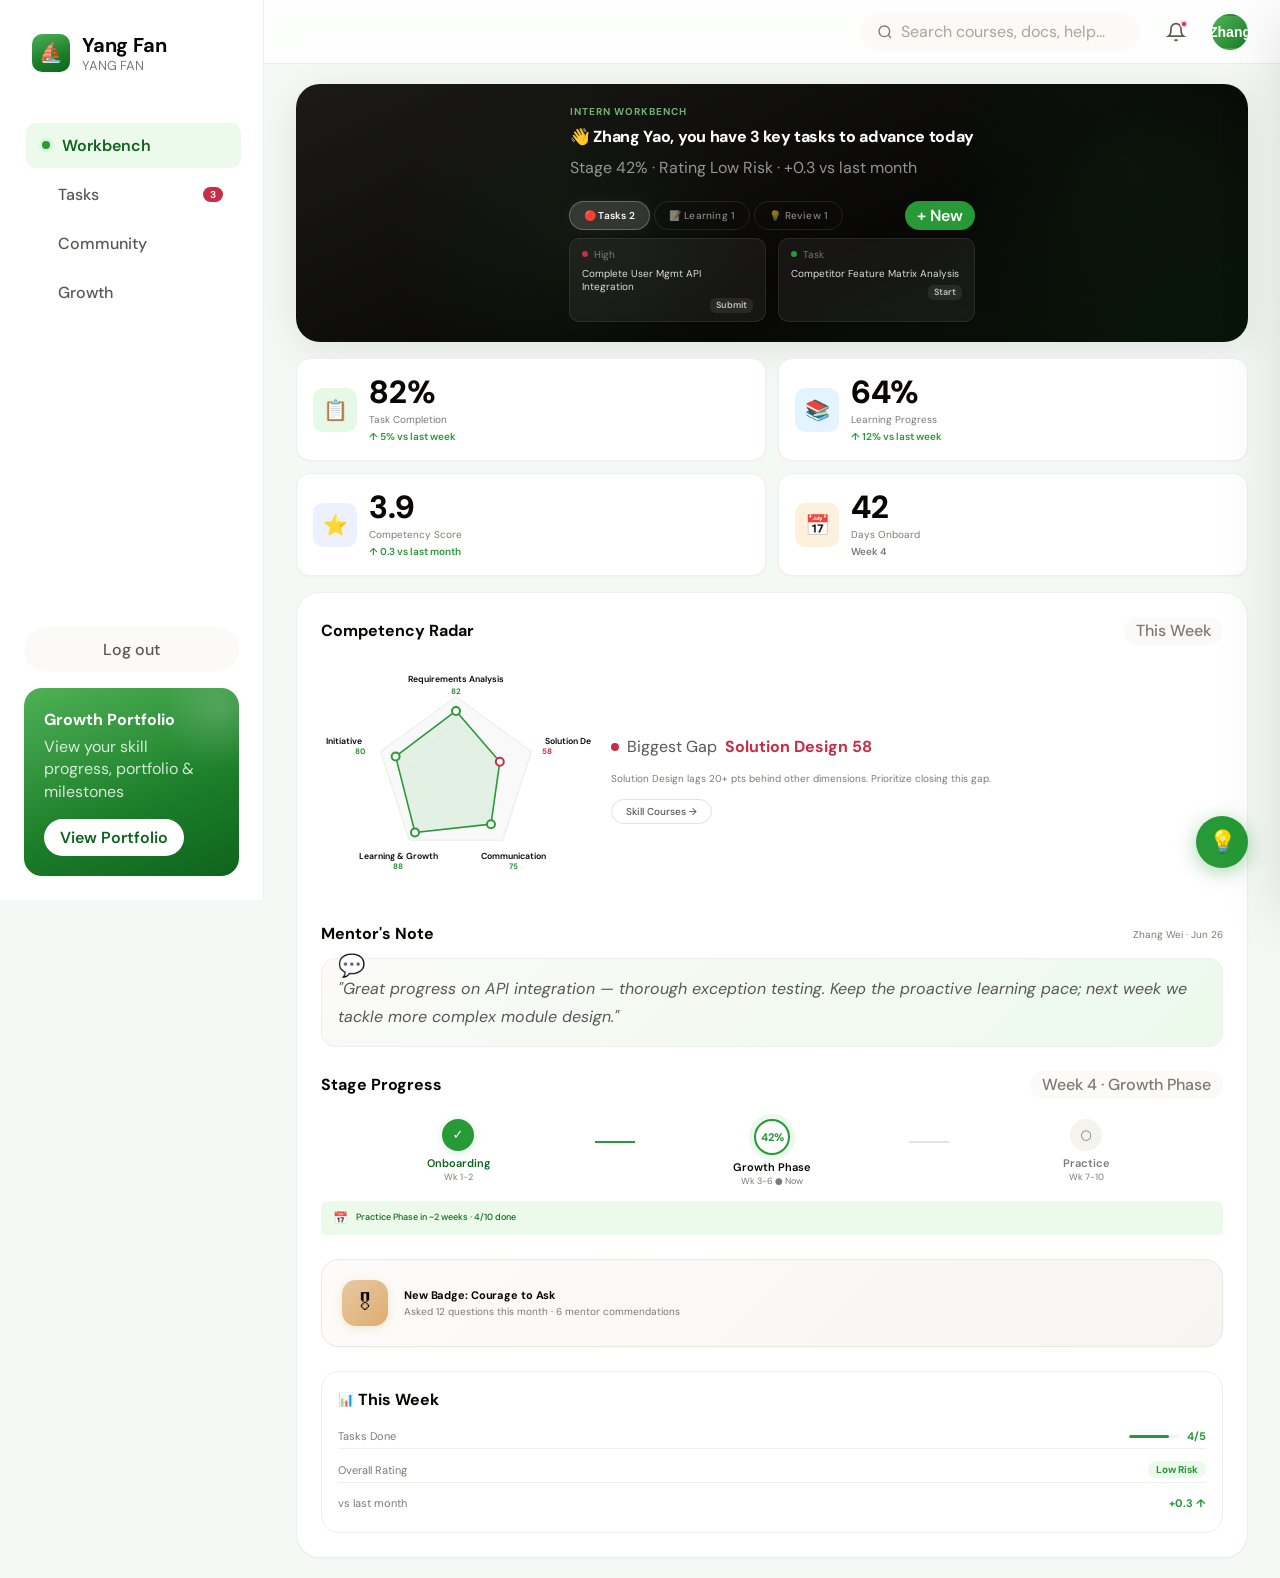
<file: intern.html>
<!DOCTYPE html>
<html lang="en">
<head>
<meta charset="UTF-8">
<meta name="viewport" content="width=device-width, initial-scale=1.0">
<title>Yang Fan · Intern Workbench</title>
<link rel="preconnect" href="https://fonts.googleapis.com">
<link rel="preconnect" href="https://fonts.gstatic.com" crossorigin>
<link href="https://fonts.googleapis.com/css2?family=DM+Sans:opsz,wght@9..40,400;9..40,500;9..40,600;9..40,700;9..40,800&display=swap" rel="stylesheet">
<style>
/* ================================================================
   YANG FAN · INTERN WORKBENCH V4 — Action-Centric Design System
   Design Tokens: OKLCH Color Space · 8pt Grid · DM Sans · ease-std
   Each page answers ONE question.
   ================================================================ */
:root {
  --green-50:oklch(0.97 0.025 145);--green-100:oklch(0.94 0.05 145);--green-200:oklch(0.88 0.09 145);--green-300:oklch(0.78 0.13 145);
  --green-400:oklch(0.68 0.16 145);--green-500:oklch(0.60 0.17 145);--green-600:oklch(0.52 0.15 145);--green-700:oklch(0.44 0.13 145);--green-800:oklch(0.36 0.10 145);--green-900:oklch(0.28 0.08 145);
  --neutral-0:oklch(1 0 0);--neutral-50:oklch(0.985 0.004 96);--neutral-100:oklch(0.965 0.007 96);--neutral-200:oklch(0.92 0.010 96);
  --neutral-300:oklch(0.86 0.012 96);--neutral-400:oklch(0.72 0.012 96);--neutral-500:oklch(0.58 0.012 96);
  --neutral-600:oklch(0.46 0.010 96);--neutral-700:oklch(0.34 0.008 96);--neutral-800:oklch(0.22 0.006 96);--neutral-900:oklch(0.13 0.004 96);
  --bg-app:oklch(0.978 0.006 145);--bg-card:var(--neutral-0);--bg-header:oklch(1 0 0 / 0.82);
  --primary:var(--green-500);--primary-hover:var(--green-600);--primary-light:var(--green-50);--primary-text:var(--green-700);
  --text-primary:var(--neutral-900);--text-secondary:var(--neutral-600);--text-muted:var(--neutral-500);--text-placeholder:var(--neutral-400);
  --border:oklch(0.91 0.008 145);--border-light:oklch(0.95 0.005 145);
  --danger:oklch(0.55 0.19 18);--danger-light:oklch(0.96 0.02 18);--warning:oklch(0.65 0.14 75);--warning-light:oklch(0.96 0.04 75);
  --info:oklch(0.52 0.16 250);--info-light:oklch(0.95 0.03 250);--purple:oklch(0.48 0.16 280);--purple-light:oklch(0.94 0.03 280);
  --shadow-xs:0 1px 2px oklch(0 0 0 / 0.03);--shadow-sm:0 2px 8px oklch(0 0 0 / 0.05);
  --shadow-md:0 4px 20px oklch(0 0 0 / 0.07);--shadow-lg:0 8px 40px oklch(0 0 0 / 0.09);--shadow-xl:0 16px 60px oklch(0 0 0 / 0.12);
  --font:'DM Sans',system-ui,-apple-system,'PingFang SC','Microsoft YaHei',sans-serif;
  --font-heading:'DM Sans','PingFang SC','Microsoft YaHei',system-ui,sans-serif;
  --text-xs:clamp(0.625rem,0.6rem+0.1vw,0.75rem);--text-sm:clamp(0.75rem,0.72rem+0.15vw,0.875rem);
  --text-base:clamp(0.875rem,0.85rem+0.2vw,1rem);--text-lg:clamp(1rem,0.95rem+0.25vw,1.25rem);
  --text-xl:clamp(1.125rem,1.05rem+0.4vw,1.5rem);--text-2xl:clamp(1.25rem,1.15rem+0.5vw,1.75rem);
  --text-3xl:clamp(1.5rem,1.3rem+0.8vw,2.25rem);--text-4xl:clamp(1.75rem,1.4rem+1.2vw,3rem);
  --leading-tight:1.2;--leading-normal:1.5;--leading-relaxed:1.7;
  --sp-1:4px;--sp-2:8px;--sp-3:12px;--sp-4:16px;--sp-5:20px;--sp-6:24px;--sp-8:32px;--sp-10:40px;--sp-12:48px;--sp-16:64px;
  --r-sm:6px;--r-md:10px;--r-lg:14px;--r-xl:18px;--r-2xl:24px;--r-full:9999px;
  --ease-out:cubic-bezier(0.16,1,0.3,1);--ease-in-out:cubic-bezier(0.65,0,0.35,1);--ease-std:cubic-bezier(0.4,0,0.2,1);
  --dur-fast:120ms;--dur-normal:200ms;--dur-slow:350ms;--dur-page:400ms;
  --sidebar-w:264px;--topbar-h:64px;--content-max:1280px;
}
@media(prefers-reduced-motion:reduce){*,*::before,*::after{animation-duration:0.01ms!important;animation-iteration-count:1!important;transition-duration:0.01ms!important}}
*,*::before,*::after{box-sizing:border-box;margin:0;padding:0}
html{font-size:16px;-webkit-font-smoothing:antialiased;-moz-osx-font-smoothing:grayscale}
body{font-family:var(--font);background:var(--bg-app);color:var(--text-primary);line-height:var(--leading-normal);display:flex;min-height:100vh;overflow-x:hidden}
::-webkit-scrollbar{width:4px;height:4px}::-webkit-scrollbar-track{background:transparent}::-webkit-scrollbar-thumb{background:var(--neutral-300);border-radius:2px}
::selection{background:var(--green-100);color:var(--green-800)}

/* ===== SIDEBAR ===== */
.sidebar{width:var(--sidebar-w);min-height:100vh;background:var(--neutral-0);position:fixed;top:0;left:0;bottom:0;z-index:100;display:flex;flex-direction:column;padding:var(--sp-6);border-right:1px solid var(--border-light)}
.sidebar-brand{display:flex;align-items:center;gap:var(--sp-3);padding:var(--sp-2) var(--sp-2) var(--sp-6)}
.sidebar-brand .logo-icon{width:38px;height:38px;background:linear-gradient(160deg,var(--green-400),var(--green-600) 60%,var(--green-700));border-radius:var(--r-md);display:flex;align-items:center;justify-content:center;color:#fff;font-weight:700;font-size:19px;flex-shrink:0}
.sb-info h1{font-size:20px;font-weight:700;color:var(--text-primary);letter-spacing:-0.01em;line-height:1.3;font-family:var(--font-heading)}
.sb-info span{font-weight:400;color:var(--text-muted);font-size:13px;line-height:1.3;display:block}
.sidebar-nav{flex:1;padding-top:var(--sp-6);display:flex;flex-direction:column;gap:var(--sp-1)}
.nav-item{display:flex;align-items:center;gap:var(--sp-3);padding:var(--sp-3) var(--sp-4);border-radius:var(--r-md);cursor:pointer;transition:all var(--dur-normal) var(--ease-std);color:var(--text-secondary);font-weight:500;font-size:var(--text-sm);border:none;background:none;width:100%;font-family:var(--font);text-align:left}
.nav-item .nav-dot{width:6px;height:6px;border-radius:50%;background:transparent;transition:all var(--dur-fast) var(--ease-std);flex-shrink:0}
.nav-item:hover{background:var(--neutral-50);color:var(--text-primary);transform:translateX(2px)}
.nav-item:hover .nav-dot{background:var(--neutral-300);transform:scale(1.3)}
.nav-item.active{background:var(--green-50);color:var(--primary-text);font-weight:600;transform:translateX(2px)}
.nav-item.active .nav-dot{background:var(--primary);width:8px;height:8px;box-shadow:0 0 0 3px var(--green-100);transform:scale(1)}
.nav-item .nav-badge{margin-left:auto;background:var(--danger);color:#fff;font-size:10px;font-weight:700;padding:1px 7px;border-radius:var(--r-full);min-width:20px;text-align:center}
.btn-logout{display:flex;align-items:center;justify-content:center;gap:var(--sp-2);padding:var(--sp-3) var(--sp-5);background:var(--neutral-50);color:var(--text-secondary);border:none;border-radius:var(--r-full);cursor:pointer;font-weight:500;font-size:var(--text-sm);font-family:var(--font);transition:all var(--dur-fast);margin-bottom:var(--sp-4);width:100%}
.btn-logout:hover{background:var(--neutral-100);color:var(--text-primary)}
.sidebar-bottom{background:linear-gradient(160deg,var(--green-400),var(--green-600) 60%,var(--green-700));border-radius:var(--r-xl);padding:var(--sp-5);color:#fff;flex-shrink:0;position:relative;overflow:hidden}
.sidebar-bottom::before{content:'';position:absolute;top:-40px;right:-40px;width:120px;height:120px;background:radial-gradient(circle,oklch(1 0 0 / 0.15) 0%,transparent 70%);border-radius:50%}
.sidebar-bottom h3{font-size:var(--text-lg);font-weight:700;margin-bottom:var(--sp-1);color:#fff;position:relative;font-family:var(--font-heading)}
.sidebar-bottom p{font-size:var(--text-xs);color:oklch(1 0 0 / 0.8);margin-bottom:var(--sp-4);line-height:1.4;position:relative}
.btn-white-pill{padding:var(--sp-2) var(--sp-4);background:#fff;color:var(--green-700);border:none;border-radius:var(--r-full);font-size:var(--text-xs);font-weight:600;cursor:pointer;font-family:var(--font);transition:all var(--dur-fast);position:relative}
.btn-white-pill:hover{transform:translateY(-1px);box-shadow:0 4px 16px oklch(0 0 0 / 0.12)}

/* ===== MAIN + TOPBAR ===== */
.main{flex:1;margin-left:var(--sidebar-w);min-height:100vh;display:flex;flex-direction:column}
.topbar{background:var(--bg-header);backdrop-filter:blur(16px) saturate(180%);-webkit-backdrop-filter:blur(16px) saturate(180%);border-bottom:1px solid var(--border-light);height:var(--topbar-h);display:flex;align-items:center;gap:var(--sp-4);padding:0 var(--sp-8);position:sticky;top:0;z-index:50;left:0;right:0}
.topbar-spacer{flex:1}
.search-box{flex:0 0 280px;height:40px;background:var(--neutral-50);border:1px solid transparent;border-radius:var(--r-full);display:flex;align-items:center;gap:var(--sp-2);padding:0 var(--sp-4);transition:all var(--dur-normal) var(--ease-std)}
.search-box:focus-within{background:var(--neutral-0);border-color:var(--green-300);box-shadow:0 0 0 3px var(--green-50)}
.search-box svg{width:16px;height:16px;color:var(--text-muted);flex-shrink:0}
.search-box input{border:none;background:transparent;outline:none;font-size:var(--text-sm);color:var(--text-primary);width:100%;font-family:var(--font)}
.search-box input::placeholder{color:var(--text-placeholder)}
.topbar-btn{width:40px;height:40px;border-radius:50%;border:none;background:transparent;display:flex;align-items:center;justify-content:center;cursor:pointer;transition:all var(--dur-fast);flex-shrink:0;position:relative;color:var(--text-secondary)}
.topbar-btn:hover{background:var(--neutral-50);color:var(--text-primary)}
.topbar-btn svg{width:20px;height:20px}
.notif-dot{position:absolute;top:8px;right:8px;width:8px;height:8px;background:var(--danger);border-radius:50%;border:2px solid var(--bg-header)}
.topbar-avatar{width:36px;height:36px;border-radius:50%;background:linear-gradient(135deg,var(--green-400),var(--green-600));cursor:pointer;border:2px solid transparent;transition:all var(--dur-fast);display:flex;align-items:center;justify-content:center;color:#fff;font-weight:700;font-size:14px;flex-shrink:0}
.topbar-avatar:hover{border-color:var(--green-300);transform:scale(1.05)}

/* ===== PAGE TRANSITIONS ===== */
.page{display:none;padding:var(--sp-5) var(--sp-8);flex-direction:column;gap:var(--sp-4);flex:1;max-width:var(--content-max)}
.page.active{display:flex;animation:pageEnter var(--dur-page) var(--ease-std) both}
@keyframes pageEnter{from{opacity:0;transform:translateY(8px)}to{opacity:1;transform:translateY(0)}}
.a-up{animation:a-fadeUp var(--dur-slow) var(--ease-std) both}
@keyframes a-fadeUp{from{opacity:0;transform:translateY(10px)}to{opacity:1;transform:translateY(0)}}
@keyframes pulse{0%,100%{opacity:1}50%{opacity:.5}}
@keyframes slideInRight{from{opacity:0;transform:translateX(40px)}to{opacity:1;transform:translateX(0)}}
.a-up.d1{animation-delay:.04s}.a-up.d2{animation-delay:.08s}.a-up.d3{animation-delay:.12s}.a-up.d4{animation-delay:.16s}.a-up.d5{animation-delay:.20s}

/* ===== SHARED COMPONENTS ===== */
.section-head{display:flex;align-items:center;justify-content:space-between;margin-bottom:var(--sp-3)}
.section-head h3{font-size:var(--text-lg);font-weight:700;color:var(--text-primary);font-family:var(--font-heading)}
.section-head .more{font-size:var(--text-sm);color:var(--primary);cursor:pointer;font-weight:600;transition:opacity var(--dur-fast)}
.section-head .more:hover{opacity:.7}
.badge-sm{background:var(--neutral-50);padding:2px var(--sp-3);border-radius:var(--r-full);font-size:var(--text-xs);color:var(--text-muted);font-weight:500}
.tag{padding:3px var(--sp-2);border-radius:var(--r-sm);font-size:var(--text-xs);line-height:1.4;font-weight:600}
.tag.green{background:var(--green-50);color:var(--primary-text)}.tag.blue{background:var(--info-light);color:var(--info)}
.tag.purple{background:var(--purple-light);color:var(--purple)}.tag.orange{background:var(--warning-light);color:var(--warning)}.tag.red{background:var(--danger-light);color:var(--danger)}
.btn-primary{padding:var(--sp-2) var(--sp-5);background:var(--primary);color:#fff;border:none;border-radius:var(--r-full);font-size:var(--text-sm);font-weight:600;cursor:pointer;font-family:var(--font);transition:all var(--dur-fast);display:inline-flex;align-items:center;justify-content:center;gap:var(--sp-2)}
.btn-primary:hover{background:var(--primary-hover);transform:translateY(-1px);box-shadow:0 4px 16px oklch(0.6 0.17 145 / 0.3)}
.btn-primary:active{transform:translateY(0) scale(0.97)}
.btn-ghost{padding:var(--sp-2) var(--sp-4);background:transparent;color:var(--text-secondary);border:1px solid var(--border);border-radius:var(--r-full);font-size:var(--text-sm);font-weight:500;cursor:pointer;font-family:var(--font);transition:all var(--dur-fast);display:inline-flex;align-items:center;justify-content:center;gap:var(--sp-2)}
.btn-ghost:hover{background:var(--neutral-50);color:var(--text-primary);border-color:var(--neutral-300)}
.card-hover{transition:all var(--dur-normal) var(--ease-std);border:1px solid var(--border-light)}
.card-hover:hover{box-shadow:var(--shadow-md);transform:translateY(-2px);border-color:var(--border)}

/* ================================================================
   PAGE 1: WORKBENCH — Hero + Stats + Snapshot
   ================================================================ */

/* ── Hero Card (matches mentor_v3 hero-card) ── */
.hero-card{
  background:linear-gradient(155deg,var(--neutral-800) 0%,var(--neutral-900) 60%,oklch(0.18 0.03 145) 100%);
  border-radius:var(--r-2xl);padding:var(--sp-5) var(--sp-8);
  box-shadow:var(--shadow-lg);
  position:relative;overflow:hidden;
}
.hero-card::after{
  content:'';position:absolute;top:-120px;right:-80px;
  width:400px;height:400px;
  background:radial-gradient(circle,var(--green-500) 0%,transparent 70%);
  opacity:.08;border-radius:50%;pointer-events:none;
}
.hero-card::before{
  content:'';position:absolute;bottom:-80px;left:10%;
  width:350px;height:350px;
  background:radial-gradient(circle,var(--green-400) 0%,transparent 70%);
  opacity:.06;border-radius:50%;pointer-events:none;
}
.hero-grid{display:flex;gap:var(--sp-5);position:relative;z-index:1;align-items:center}
.hero-left{flex:1;display:flex;flex-direction:column;justify-content:center}
.hero-tag{font-size:10px;font-weight:700;color:var(--green-300);text-transform:uppercase;letter-spacing:.1em;margin-bottom:var(--sp-2);opacity:.85}
.hero-title{font-size:var(--text-2xl);font-weight:800;color:#fff;line-height:1.25;font-family:var(--font-heading);letter-spacing:-0.02em}
.hero-desc{font-size:var(--text-sm);color:oklch(1 0 0 / 0.55);line-height:1.6;margin-top:var(--sp-2);max-width:440px}

/* ── Hero Right: Todo Panel ── */
.hero-todo-panel{flex:0 0 420px;display:flex;flex-direction:column;gap:var(--sp-2)}
.hero-todo-tabs{display:flex;gap:var(--sp-1)}
.hero-todo-tab{
  padding:4px 14px;border-radius:var(--r-full);
  font-size:10px;border:1px solid oklch(1 0 0 / 0.1);
  cursor:pointer;font-family:var(--font);background:transparent;
  color:oklch(1 0 0 / 0.5);transition:all var(--dur-fast) var(--ease-std);
  font-weight:500;white-space:nowrap;letter-spacing:.02em;
}
.hero-todo-tab:hover{background:oklch(1 0 0 / 0.08);color:oklch(1 0 0 / 0.85)}
.hero-todo-tab.active{background:oklch(1 0 0 / 0.15);color:#fff;border-color:oklch(1 0 0 / 0.25);font-weight:600;box-shadow:0 0 12px oklch(1 0 0 / 0.04)}
.hero-todo-cat{display:none;flex-wrap:wrap;gap:var(--sp-3)}
.hero-todo-cat.active{display:flex}
.hero-todo-card{
  flex:1;min-width:120px;max-width:200px;
  background:oklch(1 0 0 / 0.06);
  border:1px solid oklch(1 0 0 / 0.08);
  border-radius:var(--r-md);padding:var(--sp-2) var(--sp-3);
  cursor:pointer;transition:all var(--dur-fast) var(--ease-std);
  backdrop-filter:blur(4px);display:flex;flex-direction:column;gap:5px;
  position:relative;overflow:hidden;
}
.hero-todo-card:hover{background:oklch(1 0 0 / 0.1);border-color:oklch(1 0 0 / 0.15);transform:translateY(-1px)}
.hero-todo-card .ht-dot{width:6px;height:6px;border-radius:50%;flex-shrink:0}
.hero-todo-card .ht-dot.urgent{background:var(--danger)}
.hero-todo-card .ht-dot.normal{background:var(--primary)}
.hero-todo-card .ht-text{font-size:10px;color:oklch(1 0 0 / 0.85);line-height:1.3;overflow:hidden;display:-webkit-box;-webkit-line-clamp:2;-webkit-box-orient:vertical}
.hero-todo-card .ht-action{font-size:9px;font-weight:600;color:oklch(1 0 0 / 0.7);align-self:flex-end;padding:1px 6px;background:oklch(1 0 0 / 0.08);border-radius:var(--r-sm);transition:all var(--dur-fast)}
.hero-todo-card:hover .ht-action{background:var(--primary);color:#fff}
.hero-todo-card:hover .ht-action{background:var(--primary);color:#fff}

/* ── Stats Row (4-column, matches mentor_v3 stat-card-dash) ── */
.stats-row{display:grid;grid-template-columns:repeat(4,1fr);gap:var(--sp-3)}
.stat-card-dash{
  background:var(--bg-card);border:1px solid var(--border-light);
  border-radius:var(--r-lg);padding:var(--sp-4);
  box-shadow:var(--shadow-xs);
  transition:all var(--dur-normal) var(--ease-std);
  display:flex;align-items:center;gap:var(--sp-3);
}
.stat-card-dash:hover{transform:translateY(-2px);box-shadow:var(--shadow-md)}
.stat-card-dash .stat-icon{width:44px;height:44px;border-radius:var(--r-md);display:flex;align-items:center;justify-content:center;font-size:20px;flex-shrink:0}
.stat-card-dash .val{font-size:clamp(1.5rem,3vw,2rem);font-weight:800;color:var(--text-primary);line-height:1.1;font-family:var(--font-heading)}
.stat-card-dash .lbl{font-size:10px;color:var(--text-muted);margin-top:2px}
.stat-card-dash .trend{font-size:10px;font-weight:600;margin-top:2px}

/* ── Snapshot Card (matches mentor_v3 analysis-card) ── */
.snapshot-card{
  background:var(--bg-card);border:1px solid var(--border-light);
  border-radius:var(--r-2xl);box-shadow:var(--shadow-xs);padding:var(--sp-6);
  transition:all var(--dur-normal) var(--ease-std);
}
.snapshot-card:hover{box-shadow:var(--shadow-sm)}
.snapshot-grid{display:flex;gap:var(--sp-6)}
.snapshot-left{flex:0 0 520px}
.snapshot-right{flex:1;display:flex;flex-direction:column;gap:var(--sp-2)}

/* ── Stage Progress Bar ── */
.stage-bar-track{height:10px;background:var(--neutral-100);border-radius:5px;overflow:hidden;margin-bottom:var(--sp-3);display:flex}
.stage-bar-seg{height:100%;transition:width var(--dur-slow) var(--ease-std)}
.stage-legend{display:flex;justify-content:space-between;font-size:var(--text-xs);color:var(--text-muted)}
.stage-legend .done{color:var(--primary);font-weight:600}
.stage-legend .current{color:var(--primary);font-weight:700}

/* ── Mini Radar ── */
.mini-radar-wrap{display:flex;align-items:center;gap:var(--sp-5)}
.mini-radar-svg{flex-shrink:0}
.mini-radar-insight{font-size:var(--text-sm)}
.mini-radar-insight .gap-label{font-size:var(--text-xs);color:var(--text-muted);margin-bottom:var(--sp-1)}
.mini-radar-insight .gap-value{font-weight:700;color:var(--danger);margin-bottom:var(--sp-2)}
.mini-radar-insight .gap-link{font-size:var(--text-xs);color:var(--primary);cursor:pointer;font-weight:600;transition:opacity var(--dur-fast)}
.mini-radar-insight .gap-link:hover{opacity:.7}

/* ── Radar Dot Hover (intern page 1) ── */
.radar-dot-int{cursor:pointer;transition:r var(--dur-fast) var(--ease-std)}
.radar-dot-int:hover{r:7}

/* ── Motivation ── */
.motivation-card{background:linear-gradient(135deg,oklch(0.99 0.003 85),oklch(0.97 0.006 85));border:1px solid oklch(0.93 0.01 85);border-radius:var(--r-xl);padding:var(--sp-5) var(--sp-5);display:flex;align-items:center;gap:var(--sp-4);box-shadow:var(--shadow-xs);transition:all var(--dur-normal) var(--ease-std)}
.motivation-card:hover{box-shadow:var(--shadow-sm);transform:translateY(-2px)}
.motivation-badge{flex-shrink:0;width:46px;height:46px;border-radius:var(--r-lg);background:linear-gradient(135deg,oklch(0.85 0.06 75),oklch(0.78 0.1 70));display:flex;align-items:center;justify-content:center;font-size:22px;box-shadow:0 2px 10px oklch(0.75 0.1 70 / 0.25);transition:all var(--dur-fast) var(--ease-std)}
.motivation-card:hover .motivation-badge{transform:scale(1.06);box-shadow:0 4px 16px oklch(0.75 0.1 70 / 0.35)}
.motivation-text{flex:1;min-width:0}
.motivation-text .badge-title{font-size:11px;font-weight:700;color:var(--text-primary);margin-bottom:2px;letter-spacing:-0.01em}
.motivation-text .mentor-note{font-size:10px;color:var(--text-muted);line-height:1.4}

/* ===== FLOATING HELP BUTTON ===== */
.float-help{position:fixed;bottom:var(--sp-8);right:var(--sp-8);z-index:200}
.float-help-btn{width:52px;height:52px;border-radius:50%;background:var(--primary);color:#fff;border:none;cursor:pointer;font-size:22px;box-shadow:0 4px 20px oklch(0.6 0.17 145 / 0.4);transition:all var(--dur-fast);display:flex;align-items:center;justify-content:center}
.float-help-btn:hover{transform:scale(1.08);box-shadow:0 6px 28px oklch(0.6 0.17 145 / 0.5)}
.float-help-btn:active{transform:scale(0.95)}
.float-help-menu{display:none;position:absolute;bottom:64px;right:0;background:var(--bg-card);border:1px solid var(--border-light);border-radius:var(--r-xl);box-shadow:var(--shadow-lg);padding:var(--sp-2);flex-direction:column;gap:2px;min-width:180px;animation:a-fadeUp .2s var(--ease-std) both}
.float-help-menu.open{display:flex}
.float-help-menu button{display:flex;align-items:center;gap:var(--sp-3);padding:var(--sp-3) var(--sp-4);border:none;background:transparent;border-radius:var(--r-md);cursor:pointer;font-size:var(--text-sm);font-family:var(--font);color:var(--text-primary);transition:all var(--dur-fast);text-align:left}
.float-help-menu button:hover{background:var(--neutral-50)}

/* ================================================================
   PAGE 2: GROWTH TASKS — Mentorship Plan Execution
   ================================================================ */

/* ── Growth Stage Bar ── */
.growth-bar{display:flex;align-items:center;gap:0;padding:var(--sp-5) var(--sp-8);background:var(--bg-card);border:1px solid var(--border-light);border-radius:var(--r-2xl);box-shadow:var(--shadow-xs);overflow-x:auto}
.growth-stage{flex:1;min-width:90px;text-align:center;position:relative;cursor:pointer;padding:var(--sp-3) 0;transition:all var(--dur-normal) var(--ease-std)}
.growth-stage:hover{transform:translateY(-2px)}
.growth-stage .stage-dot{width:12px;height:12px;border-radius:50%;margin:0 auto var(--sp-2)}
.growth-stage .stage-dot.done{background:var(--primary);box-shadow:0 0 0 3px var(--green-100)}
.growth-stage .stage-dot.current{background:var(--green-400);box-shadow:0 0 0 6px var(--green-50);animation:pulse 2s ease-in-out infinite}
.growth-stage .stage-dot.future{background:var(--neutral-300)}
.growth-stage .stage-label{font-size:var(--text-sm);font-weight:700;color:var(--text-primary);margin-bottom:2px}
.growth-stage .stage-sub{font-size:10px;color:var(--text-muted);font-weight:500}
.growth-stage.done .stage-label{color:var(--primary-text)}
.growth-stage.current .stage-label{color:var(--primary)}
.growth-connector{flex:0 0 48px;height:1.5px;background:var(--neutral-200);margin-top:-24px}
.growth-connector.done{background:var(--primary)}
.growth-meta{flex-shrink:0;text-align:right;padding-left:var(--sp-8);margin-left:var(--sp-4);border-left:1px solid var(--border-light)}
.growth-meta .meta-main{font-size:var(--text-base);font-weight:800;color:var(--text-primary);font-family:var(--font-heading)}
.growth-meta .meta-sub{font-size:var(--text-xs);color:var(--text-muted)}

/* ── Plan Overview ── */
.plan-overview{display:flex;gap:var(--sp-5);margin-bottom:var(--sp-6)}
.plan-hero{flex:1;background:linear-gradient(160deg,var(--neutral-800) 0%,var(--neutral-900) 50%,oklch(0.18 0.04 250) 100%);border-radius:var(--r-2xl);padding:var(--sp-8) var(--sp-8);color:#fff;position:relative;overflow:hidden;box-shadow:0 12px 48px oklch(0 0 0 / 0.12);display:flex;align-items:center;gap:var(--sp-8)}
.plan-hero::after{content:'';position:absolute;top:-60px;right:-40px;width:240px;height:240px;background:radial-gradient(circle,var(--primary) 0%,transparent 70%);opacity:.08;border-radius:50%;pointer-events:none}
.plan-hero::before{content:'';position:absolute;bottom:-30px;left:20%;width:180px;height:180px;background:radial-gradient(circle,var(--purple) 0%,transparent 70%);opacity:.04;border-radius:50%;pointer-events:none}
.plan-hero .ph-tag{font-size:var(--text-xs);font-weight:700;color:var(--green-300);letter-spacing:.08em;text-transform:uppercase;margin-bottom:var(--sp-3);position:relative}
.plan-hero .ph-name{font-size:var(--text-xl);font-weight:800;color:#fff;margin-bottom:var(--sp-4);font-family:var(--font-heading);line-height:1.25;position:relative;letter-spacing:-0.02em}
.plan-hero .ph-meta{display:flex;align-items:center;gap:var(--sp-4);flex-wrap:wrap;position:relative;font-size:var(--text-xs);color:oklch(1 0 0 / 0.4);font-weight:500}
.plan-hero .ph-meta .ph-sep{color:oklch(1 0 0 / 0.12)}
.plan-hero .ph-avatar{width:20px;height:20px;border-radius:50%;flex-shrink:0;border:1.5px solid oklch(1 0 0 / 0.15)}
.plan-hero .ph-badge{display:inline-block;padding:3px 14px;background:oklch(1 0 0 / 0.1);color:oklch(1 0 0 / 0.7);border-radius:var(--r-full);font-size:11px;font-weight:600;letter-spacing:.02em}
.plan-progress-box{flex:0 0 180px;text-align:center;position:relative}
.plan-progress-box .pp-num{font-size:clamp(2rem,4vw,2.5rem);font-weight:800;color:var(--green-300);line-height:1;font-family:var(--font-heading);margin-bottom:var(--sp-2)}
.plan-progress-box .pp-bar{height:6px;background:oklch(1 0 0 / 0.08);border-radius:3px;overflow:hidden;margin-bottom:var(--sp-2)}
.plan-progress-box .pp-bar-fill{height:100%;background:linear-gradient(90deg,var(--green-500),var(--green-300));border-radius:3px}
.plan-progress-box .pp-label{font-size:10px;color:oklch(1 0 0 / 0.3);font-weight:500}
.plan-side-card{flex:0 0 180px;background:var(--bg-card);border:1px solid var(--border-light);border-radius:var(--r-2xl);padding:var(--sp-5);display:flex;flex-direction:column;gap:0;box-shadow:var(--shadow-xs);justify-content:center;transition:all var(--dur-normal) var(--ease-std)}
.plan-side-card:hover{box-shadow:var(--shadow-sm)}
.plan-side-card .ps-row{display:flex;justify-content:space-between;align-items:center;padding:var(--sp-2) 0;font-size:12px}
.plan-side-card .ps-row+.ps-row{border-top:1px solid var(--border-light)}
.plan-side-card .ps-row .ps-label{color:var(--text-muted);font-weight:500}
.plan-side-card .ps-row .ps-value{font-weight:700;color:var(--text-primary);font-family:var(--font-heading);text-align:right}

/* ── Step Timeline ── */
.step-timeline{position:relative;padding:var(--sp-4) 0}
.step-timeline::before{content:'';position:absolute;left:33px;top:20px;bottom:20px;width:1.5px;background:linear-gradient(to bottom,var(--primary),var(--neutral-100) 40%,var(--neutral-100) 60%,var(--neutral-200));z-index:0}
.step-node{position:relative;z-index:1;padding-left:80px;padding-bottom:var(--sp-10);transition:all var(--dur-normal) var(--ease-std)}
.step-node:last-child{padding-bottom:0}
.step-node:hover{transform:translateX(3px)}
.step-node.future:hover{transform:none}
/* done node */
.step-node .node-dot{position:absolute;left:16px;top:2px;width:36px;height:36px;background:var(--primary);border-radius:50%;display:flex;align-items:center;justify-content:center;color:#fff;font-size:15px;box-shadow:0 2px 12px oklch(0.6 0.17 145 / 0.2);transition:all var(--dur-fast)}
.step-node .node-badge{display:inline-flex;align-items:center;gap:var(--sp-1);font-weight:600;font-size:var(--text-xs);margin-bottom:var(--sp-3)}
.step-node .node-title{font-weight:700;font-size:var(--text-base);color:var(--text-primary);margin-bottom:var(--sp-2);font-family:var(--font-heading);letter-spacing:-0.01em}
.step-node .node-meta{font-size:var(--text-sm);color:var(--text-muted);line-height:1.7;max-width:520px}
.step-node .node-actions{display:flex;gap:var(--sp-2);margin-top:var(--sp-4);flex-wrap:wrap}
/* active node — prominent */
.step-node.active{padding-bottom:var(--sp-10)}
.step-node.active .node-dot{left:8px;top:0;width:52px;height:52px;background:var(--bg-card);border:3px solid var(--primary);color:var(--primary);font-size:22px;box-shadow:0 0 0 12px var(--green-50),0 6px 24px oklch(0.6 0.17 145 / 0.18)}
.step-node.active .node-body{padding-top:var(--sp-5)}
.step-node.active .node-title{font-size:var(--text-lg)}
.step-node.active .node-highlight{padding:var(--sp-5) var(--sp-6);background:var(--green-50);border:1px solid var(--green-100);border-radius:var(--r-lg);margin-top:var(--sp-4);font-size:var(--text-sm);color:var(--primary-text);line-height:1.8}
.step-node.active .node-highlight .active-label{font-size:var(--text-xs);color:var(--primary);font-weight:700;display:block;margin-top:var(--sp-3)}
/* future node */
.step-node.future .node-dot{background:var(--bg-card);border:2px solid var(--neutral-200);color:var(--neutral-400);font-size:16px;box-shadow:none}
.step-node.future .node-title{color:var(--text-muted)}

/* ── History Section ── */
.history-section{margin-top:var(--sp-6)}
.history-toggle{display:flex;align-items:center;gap:var(--sp-2);cursor:pointer;font-size:var(--text-sm);font-weight:600;color:var(--text-muted);padding:var(--sp-3) var(--sp-5);background:var(--bg-card);border:1px solid var(--border-light);border-radius:var(--r-lg);font-family:var(--font);transition:all var(--dur-fast);width:fit-content}
.history-toggle:hover{color:var(--text-primary);border-color:var(--border);box-shadow:var(--shadow-xs)}
.history-list{display:none;flex-direction:column;gap:var(--sp-3);margin-top:var(--sp-4)}
.history-list.open{display:flex}
.history-item{display:flex;align-items:center;gap:var(--sp-4);padding:var(--sp-5);background:var(--bg-card);border:1px solid var(--border-light);border-radius:var(--r-xl);cursor:pointer;transition:all var(--dur-normal) var(--ease-std);box-shadow:var(--shadow-xs)}
.history-item:hover{box-shadow:var(--shadow-sm);transform:translateY(-1px);border-color:var(--border)}
.history-item .h-icon{font-size:24px;flex-shrink:0}
.history-item .h-info{flex:1;min-width:0}
.history-item .h-name{font-size:var(--text-sm);font-weight:700;color:var(--text-primary);margin-bottom:2px}
.history-item .h-date{font-size:var(--text-xs);color:var(--text-muted)}

/* ===== DRAWER ===== */
.drawer-overlay{display:none;position:fixed;inset:0;background:oklch(0 0 0 / 0.3);z-index:500;backdrop-filter:blur(2px)}
.drawer-overlay.open{display:block;animation:a-fadeUp .2s var(--ease-std)}
.drawer{position:fixed;top:0;right:0;bottom:0;width:480px;max-width:95vw;background:var(--bg-card);z-index:501;box-shadow:var(--shadow-xl);transform:translateX(100%);transition:transform var(--dur-normal) var(--ease-std);display:flex;flex-direction:column;overflow-y:auto}
.drawer.open{transform:translateX(0)}
.drawer-header{display:flex;align-items:center;justify-content:space-between;padding:var(--sp-6);border-bottom:1px solid var(--border-light);position:sticky;top:0;background:var(--bg-card);z-index:2}
.drawer-header h3{font-size:var(--text-lg);font-weight:700;color:var(--text-primary);font-family:var(--font-heading)}
.drawer-close{width:32px;height:32px;border-radius:50%;border:1px solid var(--border);background:transparent;cursor:pointer;font-size:16px;display:flex;align-items:center;justify-content:center;color:var(--text-muted);transition:all var(--dur-fast)}
.drawer-close:hover{background:var(--neutral-50);color:var(--text-primary)}
.drawer-body{padding:var(--sp-6);flex:1}
.drawer-field{margin-bottom:var(--sp-5)}
.drawer-field label{display:block;font-size:var(--text-xs);font-weight:700;color:var(--text-muted);text-transform:uppercase;letter-spacing:.04em;margin-bottom:var(--sp-2)}
.drawer-field .field-value{font-size:var(--text-sm);color:var(--text-primary);line-height:1.6}
.drawer-field textarea{width:100%;min-height:80px;padding:var(--sp-3);border:1px solid var(--border-light);border-radius:var(--r-md);font-size:var(--text-sm);font-family:var(--font);resize:vertical;background:var(--neutral-50);color:var(--text-primary);line-height:1.6;transition:all var(--dur-fast)}
.drawer-field textarea:focus{outline:none;border-color:var(--primary);box-shadow:0 0 0 3px var(--green-50);background:var(--bg-card)}
.feedback-thread{display:flex;flex-direction:column;gap:var(--sp-3)}
.feedback-bubble{padding:var(--sp-3) var(--sp-4);border-radius:var(--r-lg);font-size:var(--text-sm);line-height:1.6;max-width:90%}
.feedback-bubble.mentor{background:var(--green-50);color:var(--primary-text);align-self:flex-start;border-bottom-left-radius:var(--r-sm)}
.feedback-bubble.intern{background:var(--neutral-50);color:var(--text-secondary);align-self:flex-end;border-bottom-right-radius:var(--r-sm)}

/* ================================================================
   PAGE 3: GROWTH — Write Report + History
   ================================================================ */

/* ── Growth Tabs ── */
.growth-tabs{display:flex;gap:var(--sp-6);margin-bottom:var(--sp-8)}
.growth-tab{padding:0;font-size:var(--text-lg);font-weight:700;cursor:pointer;border:none;background:none;color:var(--text-muted);font-family:var(--font-heading);transition:color var(--dur-fast)}
.growth-tab.active{color:var(--text-primary)}
.growth-tab:hover:not(.active){color:var(--text-secondary)}
.growth-panel{display:none;flex-direction:column;gap:var(--sp-5)}
.growth-panel.active{display:flex;animation:a-fadeUp .3s var(--ease-std) both}

/* ── Week Row (History only) ── */
.week-row{display:flex;align-items:center;gap:var(--sp-2);margin-bottom:var(--sp-5)}
.week-nav{width:28px;height:28px;border-radius:50%;border:1px solid var(--border-light);background:var(--bg-card);cursor:pointer;display:flex;align-items:center;justify-content:center;color:var(--text-secondary);transition:all var(--dur-fast);font-size:12px;flex-shrink:0}
.week-nav:hover{background:var(--neutral-50);color:var(--text-primary)}

/* ── Section Label ── */
.q-section-label{font-size:10px;font-weight:700;color:var(--text-muted);text-transform:uppercase;letter-spacing:.08em;margin:var(--sp-4) 0 var(--sp-3) var(--sp-1)}
.q-section-label:first-child{margin-top:0}

/* ── Accordion ── */
.q-list{display:flex;flex-direction:column;gap:var(--sp-2)}
.q-item{background:var(--bg-card);border:1px solid var(--border-light);border-radius:var(--r-lg);overflow:hidden;transition:all var(--dur-fast) var(--ease-std)}
.q-item.open{box-shadow:var(--shadow-sm)}
.q-item .q-trigger{display:flex;align-items:center;gap:var(--sp-3);padding:var(--sp-4) var(--sp-5);cursor:pointer;transition:all var(--dur-fast)}
.q-item .q-trigger:hover{background:var(--neutral-50)}
.q-item.open .q-trigger{background:linear-gradient(135deg,var(--neutral-800),var(--neutral-900))}
.q-item .q-trigger .q-icon{width:32px;height:32px;border-radius:var(--r-md);display:flex;align-items:center;justify-content:center;font-size:14px;flex-shrink:0;transition:all var(--dur-fast);background:var(--neutral-50);color:var(--text-secondary)}
.q-item.open .q-trigger .q-icon{background:var(--green-500);color:#fff;box-shadow:0 2px 8px oklch(0.6 0.17 145 / 0.3)}
.q-item .q-trigger .q-stem{flex:1;font-size:var(--text-sm);font-weight:600;color:var(--text-primary)}
.q-item.open .q-trigger .q-stem{color:#fff}
.q-item .q-trigger .q-arrow{font-size:10px;color:var(--text-muted);transition:transform var(--dur-fast)}
.q-item.open .q-trigger .q-arrow{transform:rotate(180deg);color:oklch(1 0 0 / 0.4)}

.q-item .q-body{display:none;padding:var(--sp-5)}
.q-item.open .q-body{display:block}
.q-body .q-guide{font-size:12px;color:var(--text-muted);line-height:1.7;padding:var(--sp-3) var(--sp-4);background:var(--neutral-50);border-radius:var(--r-md);margin-bottom:var(--sp-4)}
.q-body textarea{width:100%;min-height:110px;padding:var(--sp-3) var(--sp-4);padding-bottom:40px;border:1px solid var(--border-light);border-radius:var(--r-md);font-size:var(--text-sm);font-family:var(--font);resize:vertical;background:var(--bg-card);color:var(--text-primary);line-height:1.8;transition:all var(--dur-fast)}
.q-body textarea:focus{outline:none;border-color:var(--primary);box-shadow:0 0 0 3px var(--green-50)}

/* ── AI Polish Button ── */
.ta-wrap{position:relative}
.ta-wrap .ai-btn{position:absolute;right:var(--sp-3);bottom:var(--sp-3);width:30px;height:30px;border-radius:50%;border:none;background:var(--neutral-800);cursor:pointer;display:flex;align-items:center;justify-content:center;font-size:13px;transition:all var(--dur-fast);color:#fff;z-index:2;box-shadow:0 2px 8px oklch(0 0 0 / 0.15)}
.ta-wrap .ai-btn:hover{background:#000;transform:scale(1.1);box-shadow:0 4px 16px oklch(0 0 0 / 0.25)}
.ta-wrap .ai-btn:active{transform:scale(0.95)}
.ta-wrap .ai-btn.processing{background:var(--primary);animation:pulse 1.2s ease-in-out infinite}

/* ── AI Panel ── */
.ai-panel{display:none;margin-top:var(--sp-2);padding:var(--sp-4);background:var(--neutral-50);border:1px solid var(--border-light);border-radius:var(--r-lg)}
.ai-panel.open{display:block;animation:a-fadeUp .2s var(--ease-std)}
.ai-panel .ai-actions{display:flex;gap:var(--sp-2);margin-bottom:var(--sp-3)}
.ai-panel .ai-act-btn{padding:var(--sp-1) var(--sp-3);border-radius:var(--r-full);font-size:11px;font-weight:600;cursor:pointer;font-family:var(--font);border:1px solid var(--border);background:var(--bg-card);color:var(--text-secondary);transition:all var(--dur-fast)}
.ai-panel .ai-act-btn:hover{background:var(--neutral-800);color:#fff;border-color:var(--neutral-800)}
.ai-panel .ai-act-btn:disabled{opacity:.5;pointer-events:none}
.ai-panel .ai-result{font-size:var(--text-sm);color:var(--text-primary);line-height:1.8;padding:var(--sp-3) var(--sp-4);background:var(--bg-card);border-radius:var(--r-md);min-height:36px;white-space:pre-wrap}
.ai-panel .ai-result.loading{color:var(--text-muted)}
.ai-panel .ai-hint{font-size:11px;color:var(--text-muted);margin-top:var(--sp-2);text-align:right}

/* ── Inline AI Follow-up (gray small text after textarea content) ── */
.ai-inline-q{display:block;font-size:11px;color:var(--text-muted);margin-top:var(--sp-2);padding:var(--sp-2) var(--sp-3);background:var(--neutral-50);border-radius:var(--r-sm);line-height:1.6;animation:a-fadeUp .2s var(--ease-std)}

/* ── Write Footer ── */
.write-footer{display:flex;align-items:center;justify-content:flex-end;gap:var(--sp-3);padding-top:var(--sp-4)}

/* ── History Report Card ── */
/* ── Trend Chart (dark gradient hero) ── */
.trend-chart{background:linear-gradient(155deg,var(--neutral-800),var(--neutral-900));border-radius:var(--r-2xl);padding:var(--sp-6);margin-bottom:var(--sp-6);box-shadow:var(--shadow-lg);position:relative;overflow:hidden}
.trend-chart::after{content:'';position:absolute;top:-40px;right:-30px;width:200px;height:200px;background:radial-gradient(circle,var(--primary) 0%,transparent 70%);opacity:.06;border-radius:50%;pointer-events:none}
.trend-chart .tc-header{display:flex;align-items:center;justify-content:space-between;margin-bottom:var(--sp-6);position:relative;z-index:1}
.trend-chart .tc-title{font-size:var(--text-base);font-weight:700;color:#fff;font-family:var(--font-heading)}
.trend-chart .tc-legend{display:flex;gap:var(--sp-5);font-size:11px;color:oklch(1 0 0 / 0.45)}
.trend-chart .tc-legend span{display:flex;align-items:center;gap:var(--sp-1)}
.trend-chart .tc-dot{display:inline-block;width:8px;height:8px;border-radius:50%;flex-shrink:0}
.trend-dot{cursor:pointer;transition:r var(--dur-fast) var(--ease-std)}
.trend-dot:hover{r:8}

/* ── Report Q&A ── */
.report-qa{display:flex;flex-direction:column;gap:var(--sp-3)}
.rq-item{padding:var(--sp-5) var(--sp-6);background:var(--neutral-50);border-radius:var(--r-xl);border:1px solid transparent;transition:all var(--dur-fast)}
.rq-item:hover{border-color:var(--border-light);background:var(--bg-card)}
.rq-item .rq-q{font-size:10px;font-weight:700;color:var(--text-muted);text-transform:uppercase;letter-spacing:.06em;margin-bottom:var(--sp-3)}
.rq-item .rq-a{font-size:var(--text-sm);color:var(--text-primary);line-height:1.9}
.rq-item .rq-mentor{margin-top:var(--sp-3);font-size:12px;color:var(--primary-text);padding:var(--sp-2) var(--sp-3);background:var(--green-50);border-radius:var(--r-sm);display:inline-block}

/* ── Applied Learning ── */
.apply-block{margin-top:var(--sp-6)}
.apply-block .apply-title{font-size:var(--text-sm);font-weight:700;color:var(--text-primary);margin-bottom:var(--sp-4);font-family:var(--font-heading);display:flex;align-items:center;gap:var(--sp-2)}
.apply-grid{display:grid;grid-template-columns:1fr 1fr;gap:var(--sp-3)}
.apply-item{display:flex;align-items:flex-start;gap:var(--sp-3);padding:var(--sp-4);background:var(--neutral-50);border-radius:var(--r-lg);border:1px solid var(--border-light)}
.apply-item .ai-icon{width:32px;height:32px;border-radius:var(--r-md);display:flex;align-items:center;justify-content:center;font-size:16px;flex-shrink:0}
.apply-item .ai-icon.course{background:var(--info-light);color:var(--info)}
.apply-item .ai-icon.doc{background:var(--purple-light);color:var(--purple)}
.apply-item .ai-icon.practice{background:var(--warning-light);color:var(--warning)}
.apply-item .ai-info{flex:1;min-width:0}
.apply-item .ai-name{font-size:var(--text-xs);font-weight:700;color:var(--text-primary);margin-bottom:2px}
.apply-item .ai-meta{font-size:11px;color:var(--text-muted);line-height:1.5}

/* ── History Card ── */
.history-card{background:var(--bg-card);border:1px solid var(--border-light);border-radius:var(--r-2xl);padding:var(--sp-8);box-shadow:var(--shadow-xs);margin-bottom:var(--sp-5)}
.history-card:last-child{margin-bottom:0}
.h-grade{display:inline-flex;align-items:center;gap:4px;padding:4px 14px;border-radius:var(--r-full);font-size:11px;font-weight:700;flex-shrink:0}
.h-grade.A{background:var(--green-50);color:var(--primary-text)}
.h-grade.B{background:var(--info-light);color:var(--info)}

/* ── Mentor Bubble ── */
.mentor-bubble{display:flex;gap:var(--sp-5);align-items:flex-start;margin-top:var(--sp-6);padding-top:var(--sp-6);border-top:1px solid var(--border-light)}
.mentor-bubble .mb-avatar{width:42px;height:42px;border-radius:50%;flex-shrink:0;background:linear-gradient(135deg,var(--purple),var(--info));display:flex;align-items:center;justify-content:center;color:#fff;font-size:17px;font-weight:700}
.mentor-bubble .mb-content{flex:1}
.mentor-bubble .mb-meta{font-size:var(--text-xs);color:var(--text-muted);margin-bottom:var(--sp-3)}
.mentor-bubble .mb-body{font-size:var(--text-sm);color:var(--text-primary);line-height:1.9;padding:var(--sp-5) var(--sp-6);background:var(--neutral-50);border-radius:var(--r-xl)}


/* ===== TOOLTIP ===== */
.tt{position:relative;cursor:pointer}
.tt>.tp{position:absolute;bottom:calc(100% + 8px);left:50%;transform:translateX(-50%) translateY(4px);background:var(--neutral-800);color:#fff;padding:6px 12px;border-radius:var(--r-sm);font-size:11px;font-weight:500;white-space:nowrap;pointer-events:none;opacity:0;z-index:200;transition:all var(--dur-fast) var(--ease-std);box-shadow:0 4px 16px oklch(0 0 0 / 0.2);line-height:1.5}
.tt>.tp::after{content:'';position:absolute;top:100%;left:50%;transform:translateX(-50%);border:5px solid transparent;border-top-color:var(--neutral-800)}
.tt:hover>.tp{opacity:1;transform:translateX(-50%) translateY(0)}

/* ===== RESPONSIVE ===== */
@media(max-width:1400px){.snapshot-grid{flex-direction:column}.snapshot-left{flex:auto}.hero-grid{flex-direction:column}.hero-todo-panel{flex:auto;max-width:100%}.hero-todo-card{max-width:none;min-width:140px}.plan-overview{flex-direction:column}.plan-side-card{flex:auto;flex-direction:row;gap:var(--sp-6)}.plan-side-card .ps-row+.ps-row{border-top:none;border-left:1px solid var(--border-light);padding-left:var(--sp-6)}.plan-hero{flex-direction:column;text-align:center}.plan-progress-box{flex:auto}.stats-row{grid-template-columns:repeat(2,1fr)}}
@media(max-width:1024px){.sidebar{display:none}.main{margin-left:0}.page{padding:var(--sp-5)}.stats-row{grid-template-columns:repeat(2,1fr)}}
@media(max-width:768px){.topbar{padding:0 var(--sp-4)}.page{padding:var(--sp-4)}.stats-row{grid-template-columns:1fr 1fr}.snapshot-grid{flex-direction:column}.drawer{width:100vw}.hero-card{padding:var(--sp-5)}.growth-bar{flex-wrap:wrap;gap:var(--sp-3)}.growth-connector{display:none}.growth-meta{border-left:none;padding-left:0;text-align:left;width:100%}.step-body{flex-direction:column}.step-actions{width:100%}}
@media(hover:none) and (pointer:coarse){.card-hover:hover,.recommend-card:hover{transform:none;box-shadow:var(--shadow-xs)}.stat-card-dash:hover{transform:none;box-shadow:var(--shadow-xs)}.step-node:hover{transform:none}.motivation-card:hover{transform:none;box-shadow:var(--shadow-xs)}}

/* ================================================================
   PAGE 4: TRAINING — Training Tabs, Docs, Courses
   ================================================================ */
.train-tabs{display:flex;gap:var(--sp-2);flex-wrap:wrap}
.train-tab{
  padding:var(--sp-2) var(--sp-4);border-radius:var(--r-full);
  font-size:var(--text-sm);font-weight:500;cursor:pointer;border:none;
  background:var(--neutral-50);color:var(--text-secondary);
  font-family:var(--font);transition:all var(--dur-fast) var(--ease-std);
}
.train-tab.active{background:var(--neutral-800);color:#fff}
.train-tab:hover:not(.active){background:var(--neutral-100)}

.doc-card{
  background:var(--bg-card);border:1px solid var(--border-light);
  border-radius:var(--r-xl);box-shadow:var(--shadow-xs);padding:var(--sp-6);
}
.doc-head{display:flex;justify-content:space-between;align-items:center;margin-bottom:var(--sp-4)}
.doc-head h3{font-size:var(--text-base);font-weight:700;color:var(--text-primary);font-family:var(--font-heading)}
.doc-list{display:flex;flex-direction:column;gap:var(--sp-2)}
.doc-item{
  display:flex;align-items:center;gap:var(--sp-4);padding:var(--sp-4);
  border-radius:var(--r-lg);cursor:pointer;
  transition:all var(--dur-fast) var(--ease-std);
  border:1px solid transparent;
}
.doc-item:hover{background:var(--neutral-50);border-color:var(--border-light)}
.doc-icon{width:40px;height:40px;border-radius:var(--r-md);background:var(--neutral-50);display:flex;align-items:center;justify-content:center;font-size:18px;flex-shrink:0}
.doc-info{flex:1}.doc-name{font-size:var(--text-sm);font-weight:600;color:var(--text-primary)}.doc-meta{font-size:var(--text-xs);color:var(--text-muted);margin-top:2px}
.doc-badge{font-size:var(--text-xs);padding:2px var(--sp-2);border-radius:var(--r-sm);background:var(--neutral-50);color:var(--text-muted)}
.grid22{display:grid;grid-template-columns:1fr 1fr;gap:var(--sp-4)}
</style>
</head>
<body>
<!-- ===== SIDEBAR ===== -->
<aside class="sidebar" id="sidebar">
  <div class="sidebar-brand">
    <div class="logo-icon">⛵</div>
    <div class="sb-info"><h1>Yang Fan</h1><span>YANG FAN</span></div>
  </div>
  <nav class="sidebar-nav">
    <button class="nav-item active" data-page="1" onclick="goPage(1)"><span class="nav-dot"></span>Workbench</button>
    <button class="nav-item" data-page="2" onclick="goPage(2)"><span class="nav-dot"></span>Tasks<span class="nav-badge">3</span></button>
    <button class="nav-item" data-page="4" onclick="goPage(4)"><span class="nav-dot"></span>Community</button>
    <button class="nav-item" data-page="3" onclick="goPage(3)"><span class="nav-dot"></span>Growth</button>
    <div style="flex:1"></div>
    <button class="btn-logout" onclick="location.href='signin.html'">Log out</button>
  </nav>
  <div class="sidebar-bottom">
    <h3>Growth Portfolio</h3>
    <p>View your skill progress, portfolio & milestones</p>
    <button class="btn-white-pill" onclick="goPage(3)">View Portfolio</button>
  </div>
</aside>

<div class="main">
  <!-- ===== TOPBAR ===== -->
  <header class="topbar" id="topbar">
    <div class="topbar-spacer"></div>
    <div class="search-box">
      <svg viewBox="0 0 24 24" fill="none" stroke="currentColor" stroke-width="2"><circle cx="11" cy="11" r="8"/><path d="M21 21l-4.35-4.35"/></svg>
      <input placeholder="Search courses, docs, help...">
    </div>
    <button class="topbar-btn" onclick="showToast('📬 New feedback from your mentor')">
      <svg viewBox="0 0 24 24" fill="none" stroke="currentColor" stroke-width="2"><path d="M18 8A6 6 0 006 8c0 7-3 9-3 9h18s-3-2-3-9"/><path d="M13.73 21a2 2 0 01-3.46 0"/></svg>
      <span class="notif-dot"></span>
    </button>
    <button class="topbar-avatar" onclick="location.href='intern_detail.html?id=I001'">Zhang</button>
  </header>

  <!-- ═══════════════════════════════════════
       PAGE 1: WORKBENCH — Hero + Stats + Snapshot
       ═══════════════════════════════════════ -->
  <div class="page active" id="page1">
    <!-- Hero Card — 1:1 with mentor_v3 -->
    <div class="hero-card a-up">
      <div class="hero-grid">
        <div class="hero-left">
          <p class="hero-tag">Intern Workbench</p>
          <h1 class="hero-title">👋 Zhang Yao, you have 3 key tasks to advance today</h1>
          <p class="hero-desc">Stage 42% · Rating Low Risk · +0.3 vs last month</p>
        </div>
        <div class="hero-todo-panel">
          <div class="hero-todo-tabs">
            <button class="hero-todo-tab active" onclick="heroSwitchTab(this,'task')">🔴 Tasks 2</button>
            <button class="hero-todo-tab" onclick="heroSwitchTab(this,'learn')">📝 Learning 1</button>
            <button class="hero-todo-tab" onclick="heroSwitchTab(this,'reflect')">💡 Review 1</button>
            <button onclick="openTodoModal()" style="margin-left:auto;padding:4px 12px;background:var(--primary);color:#fff;border:none;border-radius:var(--r-full);font-size:var(--text-xs);cursor:pointer;font-family:var(--font);font-weight:600">+ New</button>
          </div>
          <div class="hero-todo-cat active" data-cat="task">
            <div class="hero-todo-card" onclick="openDrawer('task1')">
              <div style="display:flex;align-items:center;gap:6px"><span class="ht-dot urgent"></span><span style="font-size:10px;color:oklch(1 0 0 / 0.4)">High</span></div>
              <span class="ht-text">Complete User Mgmt API Integration</span>
              <span class="ht-action" onclick="event.stopPropagation();goPage(3)">Submit</span>
            </div>
            <div class="hero-todo-card" onclick="openDrawer('task_p2')">
              <div style="display:flex;align-items:center;gap:6px"><span class="ht-dot normal"></span><span style="font-size:10px;color:oklch(1 0 0 / 0.4)">Task</span></div>
              <span class="ht-text">Competitor Feature Matrix Analysis</span>
              <span class="ht-action" onclick="event.stopPropagation();showToast('▶️ Started')">Start</span>
            </div>
          </div>
          <div class="hero-todo-cat" data-cat="learn">
            <div class="hero-todo-card" onclick="openDrawer('task2')">
              <div style="display:flex;align-items:center;gap:6px"><span class="ht-dot normal"></span><span style="font-size:10px;color:oklch(1 0 0 / 0.4)">Recommended</span></div>
              <span class="ht-text">Read "Microservice Decomposition" Ch.3</span>
              <span class="ht-action" onclick="event.stopPropagation();showToast('📖 Learning');goPage(4)">Learn</span>
            </div>
          </div>
          <div class="hero-todo-cat" data-cat="reflect">
            <div class="hero-todo-card" onclick="openDrawer('task3')">
              <div style="display:flex;align-items:center;gap:6px"><span class="ht-dot normal"></span><span style="font-size:10px;color:oklch(1 0 0 / 0.4)">Review</span></div>
              <span class="ht-text">Complete Weekly Review & Reflection</span>
              <span class="ht-action" onclick="event.stopPropagation();goPage(3)">Write</span>
            </div>
          </div>
        </div>
      </div>
    </div>

    <!-- Stats Row -->
    <div class="stats-row a-up d1">
      <div class="stat-card-dash">
        <div class="stat-icon" style="background:oklch(0.96 0.03 145)">📋</div>
        <div><div class="val">82%</div><div class="lbl">Task Completion</div><div class="trend" style="color:var(--primary)">↑ 5% vs last week</div></div>
      </div>
      <div class="stat-card-dash">
        <div class="stat-icon" style="background:oklch(0.96 0.03 250)">📚</div>
        <div><div class="val">64%</div><div class="lbl">Learning Progress</div><div class="trend" style="color:var(--primary)">↑ 12% vs last week</div></div>
      </div>
      <div class="stat-card-dash">
        <div class="stat-icon" style="background:oklch(0.96 0.03 280)">⭐</div>
        <div><div class="val">3.9</div><div class="lbl">Competency Score</div><div class="trend" style="color:var(--primary)">↑ 0.3 vs last month</div></div>
      </div>
      <div class="stat-card-dash">
        <div class="stat-icon" style="background:oklch(0.96 0.03 80)">📅</div>
        <div><div class="val">42</div><div class="lbl">Days Onboard</div><div class="trend" style="color:var(--text-muted)">Week 4</div></div>
      </div>
    </div>

    <!-- Snapshot Section — Radar + Mentor (left) / Stage + Overview (right) -->
    <div class="snapshot-card a-up d2">
      <div class="snapshot-grid">
        <!-- LEFT: Competency Radar + Mentor's Note -->
        <div class="snapshot-left">
          <!-- ── Competency Radar ── -->
          <div class="section-head"><h3>Competency Radar</h3><span class="badge-sm">This Week</span></div>
          <div style="display:flex;align-items:center;gap:var(--sp-5)">
            <div style="position:relative;flex-shrink:0">
              <svg viewBox="0 0 340 300" width="270" height="238" id="internRadarSvg">
                <g transform="translate(170,150)">
                  <polygon points="0,-100 95.1,-30.9 58.8,80.9 -58.8,80.9 -95.1,-30.9" fill="oklch(0.92 0.01 145 / 0.25)" stroke="var(--neutral-200)" stroke-width="1"/>
                  <polygon points="0,-65 61.8,-20.1 38.2,52.6 -38.2,52.6 -61.8,-20.1" fill="none" stroke="var(--neutral-100)" stroke-width="1"/>
                  <polygon id="internRadarArea" points="0,-82 55.2,-17.9 44.1,60.7 -51.7,71.2 -76.1,-24.7" fill="oklch(0.6 0.17 145 / 0.1)" stroke="var(--primary)" stroke-width="2" stroke-linecap="round" stroke-linejoin="round"/>
                  <circle cx="0" cy="-82" r="5" fill="var(--bg-card)" stroke="var(--primary)" stroke-width="2.5" class="radar-dot-int" data-dim="Requirements Analysis" data-val="82"/>
                  <circle cx="55.2" cy="-17.9" r="5" fill="var(--bg-card)" stroke="var(--danger)" stroke-width="2.5" class="radar-dot-int" data-dim="Solution Design" data-val="58"/>
                  <circle cx="44.1" cy="60.7" r="5" fill="var(--bg-card)" stroke="var(--primary)" stroke-width="2.5" class="radar-dot-int" data-dim="Communication" data-val="75"/>
                  <circle cx="-51.7" cy="71.2" r="5" fill="var(--bg-card)" stroke="var(--primary)" stroke-width="2.5" class="radar-dot-int" data-dim="Learning & Growth" data-val="88"/>
                  <circle cx="-76.1" cy="-24.7" r="5" fill="var(--bg-card)" stroke="var(--primary)" stroke-width="2.5" class="radar-dot-int" data-dim="Initiative" data-val="80"/>
                  <text x="0" y="-118" text-anchor="middle" font-size="11" font-weight="600" fill="var(--text-primary)" font-family="var(--font)">Requirements Analysis</text>
                  <text x="0" y="-103" text-anchor="middle" font-size="10" font-weight="700" fill="var(--primary)" font-family="var(--font-heading)">82</text>
                  <text x="112" y="-40" text-anchor="start" font-size="11" font-weight="600" fill="var(--text-primary)" font-family="var(--font)">Solution Design</text>
                  <text x="108" y="-28" text-anchor="start" font-size="10" font-weight="700" fill="var(--danger)" font-family="var(--font-heading)">58</text>
                  <text x="73" y="105" text-anchor="middle" font-size="11" font-weight="600" fill="var(--text-primary)" font-family="var(--font)">Communication</text>
                  <text x="73" y="117" text-anchor="middle" font-size="10" font-weight="700" fill="var(--primary)" font-family="var(--font-heading)">75</text>
                  <text x="-73" y="105" text-anchor="middle" font-size="11" font-weight="600" fill="var(--text-primary)" font-family="var(--font)">Learning & Growth</text>
                  <text x="-73" y="117" text-anchor="middle" font-size="10" font-weight="700" fill="var(--primary)" font-family="var(--font-heading)">88</text>
                  <text x="-119" y="-40" text-anchor="end" font-size="11" font-weight="600" fill="var(--text-primary)" font-family="var(--font)">Initiative</text>
                  <text x="-115" y="-28" text-anchor="end" font-size="10" font-weight="700" fill="var(--primary)" font-family="var(--font-heading)">80</text>
                </g>
              </svg>
            </div>
            <div style="flex:1;display:flex;flex-direction:column;gap:var(--sp-3)">
              <div style="display:flex;align-items:center;gap:var(--sp-2);font-size:var(--text-xs)">
                <span style="width:8px;height:8px;border-radius:50%;background:var(--danger);flex-shrink:0"></span>
                <span style="color:var(--text-secondary)">Biggest Gap</span>
                <span style="font-weight:700;color:var(--danger);font-family:var(--font-heading)">Solution Design 58</span>
              </div>
              <p style="font-size:10px;color:var(--text-muted);line-height:1.6">Solution Design lags 20+ pts behind other dimensions. Prioritize closing this gap.</p>
              <button class="btn-ghost" style="padding:5px 14px;font-size:10px;align-self:flex-start" onclick="goPage(4)">Skill Courses →</button>
            </div>
          </div>

          <!-- ── Mentor's Note (below radar) ── -->
          <div style="margin-top:var(--sp-5)">
            <div class="section-head"><h3>Mentor's Note</h3><span style="font-size:10px;color:var(--text-muted)">Zhang Wei · Jun 26</span></div>
            <div style="padding:var(--sp-4);background:linear-gradient(135deg,var(--neutral-50),var(--green-50));border-radius:var(--r-lg);border:1px solid var(--border-light);position:relative">
              <span style="position:absolute;top:-10px;left:var(--sp-4);font-size:22px">💬</span>
              <p style="font-size:var(--text-sm);color:var(--text-secondary);line-height:1.7;font-style:italic">
                "Great progress on API integration — thorough exception testing. Keep the proactive learning pace; next week we tackle more complex module design."
              </p>
            </div>
          </div>
        </div>

        <!-- RIGHT: Stage Progress + Badge + This Week -->
        <div class="snapshot-right">
          <!-- ── Stage Progress (compact) ── -->
          <div class="section-head"><h3>Stage Progress</h3><span class="badge-sm">Week 4 · Growth Phase</span></div>
          <div style="display:flex;align-items:stretch;gap:0;margin-bottom:var(--sp-1)">
            <div style="flex:1;text-align:center">
              <div style="width:32px;height:32px;border-radius:50%;background:var(--primary);display:flex;align-items:center;justify-content:center;margin:0 auto var(--sp-1);color:#fff;font-size:13px;box-shadow:0 2px 8px oklch(0.6 0.17 145 / 0.2)">✓</div>
              <p style="font-weight:600;font-size:11px;color:var(--primary-text)">Onboarding</p>
              <p style="font-size:9px;color:var(--text-muted)">Wk 1-2</p>
            </div>
            <div style="flex:0 0 40px;display:flex;align-items:center;padding-bottom:24px"><div style="height:2px;background:var(--primary);width:100%"></div></div>
            <div style="flex:1;text-align:center">
              <div style="width:36px;height:36px;border-radius:50%;background:var(--bg-card);border:2.5px solid var(--primary);display:flex;align-items:center;justify-content:center;margin:0 auto var(--sp-1);color:var(--primary);font-size:11px;font-weight:800;font-family:var(--font-heading);box-shadow:0 0 0 5px var(--green-50)">42%</div>
              <p style="font-weight:600;font-size:11px;color:var(--text-primary)">Growth Phase</p>
              <p style="font-size:9px;color:var(--text-muted)">Wk 3-6 ● Now</p>
            </div>
            <div style="flex:0 0 40px;display:flex;align-items:center;padding-bottom:24px"><div style="height:1.5px;background:var(--neutral-200);width:100%"></div></div>
            <div style="flex:1;text-align:center">
              <div style="width:32px;height:32px;border-radius:50%;background:var(--neutral-100);display:flex;align-items:center;justify-content:center;margin:0 auto var(--sp-1);color:var(--text-muted);font-size:13px">○</div>
              <p style="font-weight:600;font-size:11px;color:var(--text-muted)">Practice</p>
              <p style="font-size:9px;color:var(--text-muted)">Wk 7-10</p>
            </div>
          </div>
          <div style="display:flex;align-items:center;gap:var(--sp-2);padding:var(--sp-2) var(--sp-3);background:var(--green-50);border-radius:var(--r-sm);margin-bottom:var(--sp-4)">
            <span style="font-size:12px">📅</span>
            <span style="font-size:9px;color:var(--primary-text);font-weight:500">Practice Phase in ~2 weeks · 4/10 done</span>
          </div>

          <!-- ── Motivation Badge ── -->
          <div class="motivation-card">
            <div class="motivation-badge">🎖</div>
            <div class="motivation-text">
              <div class="badge-title">New Badge: Courage to Ask</div>
              <div class="mentor-note">Asked 12 questions this month · 6 mentor commendations</div>
            </div>
          </div>

          <!-- ── This Week ── -->
          <div style="margin-top:var(--sp-4);padding:var(--sp-4);background:var(--bg-card);border:1px solid var(--border-light);border-radius:var(--r-xl)">
            <div style="display:flex;align-items:center;gap:var(--sp-1);margin-bottom:var(--sp-3)">
              <span style="font-size:13px">📊</span>
              <span style="font-size:var(--text-xs);font-weight:700;color:var(--text-primary);font-family:var(--font-heading)">This Week</span>
            </div>
            <div style="display:flex;flex-direction:column;gap:var(--sp-2)">
              <div style="display:flex;justify-content:space-between;align-items:center;font-size:11px;padding:var(--sp-1) 0;border-bottom:1px solid var(--border-light)">
                <span style="color:var(--text-muted)">Tasks Done</span>
                <div style="display:flex;align-items:center;gap:var(--sp-2)">
                  <div style="width:50px;height:3px;background:var(--neutral-100);border-radius:2px;overflow:hidden"><div style="width:80%;height:100%;background:var(--primary);border-radius:2px"></div></div>
                  <span style="font-weight:700;color:var(--primary);font-family:var(--font-heading);font-size:11px">4/5</span>
                </div>
              </div>
              <div style="display:flex;justify-content:space-between;align-items:center;font-size:11px;padding:var(--sp-1) 0;border-bottom:1px solid var(--border-light)">
                <span style="color:var(--text-muted)">Overall Rating</span>
                <span style="font-weight:700;color:var(--primary);font-family:var(--font-heading);font-size:10px;padding:1px 8px;background:var(--green-50);border-radius:var(--r-full)">Low Risk</span>
              </div>
              <div style="display:flex;justify-content:space-between;align-items:center;font-size:11px;padding:var(--sp-1) 0">
                <span style="color:var(--text-muted)">vs last month</span>
                <span style="font-weight:700;color:var(--primary);font-family:var(--font-heading);font-size:11px">+0.3 ↑</span>
              </div>
            </div>
          </div>
        </div>
      </div>
    </div>
  </div>

  <!-- ═══════════════════════════════════════
       PAGE 2: GROWTH TASKS — Mentorship Plan Execution
       ═══════════════════════════════════════ -->
  <div class="page" id="page2">
    <!-- Growth Stage Bar -->
    <div class="growth-bar a-up">
      <div class="growth-stage done"><div class="stage-dot done"></div><div class="stage-label">Onboarding</div><div class="stage-sub">Wk 1-2</div></div>
      <div class="growth-connector done"></div>
      <div class="growth-stage current"><div class="stage-dot current"></div><div class="stage-label">Growth Phase</div><div class="stage-sub">Wk 3-6</div></div>
      <div class="growth-connector"></div>
      <div class="growth-stage future"><div class="stage-dot future"></div><div class="stage-label">Practice</div><div class="stage-sub">Wk 7-10</div></div>
      <div class="growth-connector"></div>
      <div class="growth-stage future"><div class="stage-dot future"></div><div class="stage-label">Summary</div><div class="stage-sub">Wk 11-12</div></div>
      <div class="growth-meta"><div class="meta-main">Week 4</div><div class="meta-sub">2 weeks until Practice Phase</div></div>
    </div>

    <!-- Plan Overview (matches mentor_v3 p4 progress) -->
    <div class="plan-overview a-up d1">
      <div class="plan-hero">
        <div style="position:relative;flex:1">
          <p class="ph-tag">● Active Plan</p>
          <h3 class="ph-name">Mastering Technical Solution Design</h3>
          <div class="ph-meta">
            <span style="display:flex;align-items:center;gap:var(--sp-2)"><span class="ph-avatar" style="background:linear-gradient(135deg,var(--info),var(--purple));display:inline-block"></span>Mentor: Zhang Wei</span><span class="ph-sep">|</span>
            <span>📂 Solution Library · Shared</span>
            <span class="ph-badge">For R&D</span>
          </div>
        </div>
        <div class="plan-progress-box">
          <div class="pp-num">2/4</div>
          <div class="pp-bar"><div class="pp-bar-fill" style="width:50%"></div></div>
          <p class="pp-label">items done</p>
        </div>
      </div>
      <div class="plan-side-card">
        <div class="ps-row"><span class="ps-label">Start</span><span class="ps-value">6/1</span></div>
        <div class="ps-row"><span class="ps-label">Est. Completion</span><span class="ps-value">Jun 28</span></div>
        <div class="ps-row"><span class="ps-label">Phase</span><span class="st-badge green" style="font-size:10px">Solution Design</span></div>
      </div>
    </div>

    <!-- Step Timeline (matches mentor_v3 p4 timeline) -->
    <div class="snapshot-card a-up d2" style="padding:var(--sp-8) var(--sp-8) var(--sp-8) var(--sp-10)">
      <div class="step-timeline">
        <div class="step-node">
          <div class="node-dot">✓</div>
          <span class="st-badge green node-badge">Done</span>
          <h5 class="node-title">📹 Study "How to Write Great Tech Specs" course</h5>
          <p class="node-meta">Understand tech spec structure · Master review criteria · Complete exercises</p>
          <div class="node-actions"><button class="btn-ghost" onclick="showToast('View Learning Record')">View Learning Record</button></div>
        </div>
        <div class="step-node active">
          <div class="node-dot">●</div>
          <div class="node-body">
            <span class="st-badge blue node-badge">In Progress</span>
            <h5 class="node-title">📋 Complete "User Permission Module Design" exercise</h5>
            <div class="node-highlight">
              Draft tech spec doc · Pass mentor review · Submit final version
              <span class="active-label">← Current Active Step</span>
            </div>
            <div class="node-actions">
              <button class="btn-primary" onclick="goPage(3)">Submit Output</button>
              <button class="btn-ghost" onclick="showToast('🚩 Blocked — mentor will be notified')">Mark Blocked</button>
              <button class="btn-ghost" onclick="openDrawer('task_p1')">View Details</button>
            </div>
          </div>
        </div>
        <div class="step-node future">
          <div class="node-dot">○</div>
          <span class="st-badge gray node-badge">Locked</span>
          <h5 class="node-title">💬 Mock Defense: Design Review</h5>
          <p class="node-meta">Prepare review materials · Mock defense · Collect feedback</p>
        </div>
        <div class="step-node future">
          <div class="node-dot">○</div>
          <span class="st-badge gray node-badge">Locked</span>
          <h5 class="node-title">🎓 Mentor 1-on-1 Review Coaching</h5>
          <p class="node-meta">Review recap · Improvement summary · Plan next steps</p>
        </div>
      </div>
    </div>

    <!-- History -->
    <div class="history-section a-up d3">
      <button class="history-toggle" onclick="toggleHistory()">
        <span id="historyArrow">▶</span> Completed Plans (1)
      </button>
      <div class="history-list" id="historyList">
        <div class="history-item" onclick="showToast('Expand R&D New Hire Onboarding Plan')">
          <div class="h-icon">📦</div>
          <div class="h-info"><div class="h-name">R&D New Hire Onboarding Plan</div><div class="h-date">Completed Jun 1 · 3 steps · Mentor: Zhang Wei</div></div>
          <span style="color:var(--text-muted)">Expand →</span>
        </div>
      </div>
    </div>
  </div>

  <!-- ═══════════════════════════════════════
       PAGE 3: GROWTH — Write Report + History
       ═══════════════════════════════════════ -->
  <div class="page" id="page3">
    <div class="growth-tabs a-up">
      <button class="growth-tab active" onclick="switchGrowthTab('write',this)">Write Report</button>
      <button class="growth-tab" onclick="switchGrowthTab('history',this)">History</button>
    </div>

    <!-- ═══ TAB: Write Report ═══ -->
    <div class="growth-panel active" id="panel-write">
      <div class="q-list a-up d1">
        <div class="q-section-label">REQUIRED</div>
        <div class="q-item open" id="q1">
          <div class="q-trigger" onclick="toggleQuestion('q1')"><div class="q-icon">1</div><span class="q-stem">What were your key outputs this week?</span><span class="q-arrow">▾</span></div>
          <div class="q-body">
            <div class="q-guide">List 1-3 main outputs completed this week (spec docs, prototypes, competitive analysis, flowcharts, meeting notes, etc.). For each: what you did, why, and current status.<br>Example: ① Completed first draft of User Center redesign spec (passed internal review) ② Delivered user flow comparison across Competitors A/B/C</div>
            <div class="ta-wrap"><textarea placeholder="Write your key outputs..."></textarea><button class="ai-btn" onclick="aiPolish(this,'Q1')" title="AI Polish">✨</button></div>
          </div>
        </div>
        <div class="q-item" id="q2">
          <div class="q-trigger" onclick="toggleQuestion('q2')"><div class="q-icon">2</div><span class="q-stem">What was the most important thing you learned this week?</span><span class="q-arrow">▾</span></div>
          <div class="q-body">
            <div class="q-guide">This could be a methodology, tool, business insight, inspiration from a colleague, or a lesson from a mistake. Be specific: what you learned + how + why it matters.<br>Example: Learned to use User Story Mapping to prioritize features, picked up from the Product Director during a review meeting. Before, I prioritized by intuition; now I have a structured approach.</div>
            <div class="ta-wrap"><textarea placeholder="Write your biggest takeaway..."></textarea><button class="ai-btn" onclick="aiPolish(this,'Q2')" title="AI Polish">✨</button></div>
          </div>
        </div>
        <div class="q-item" id="q3">
          <div class="q-trigger" onclick="toggleQuestion('q3')"><div class="q-icon">3</div><span class="q-stem">What was your biggest challenge this week?</span><span class="q-arrow">▾</span></div>
          <div class="q-body">
            <div class="q-guide">This could be a challenged requirement, a failed communication, or a repeatedly revised proposal. Describe: what happened + how you handled it + the outcome. Be honest if unresolved — your mentor will help.<br>Example: My spec doc was rejected twice by engineering due to unclear acceptance criteria. I reviewed three past specs, reformatted the criteria, and it passed on the third try.</div>
            <div class="ta-wrap"><textarea placeholder="Write your biggest challenge..."></textarea><button class="ai-btn" onclick="aiPolish(this,'Q3')" title="AI Polish">✨</button></div>
          </div>
        </div>
        <div class="q-section-label">OPTIONAL</div>
        <div class="q-item" id="q4">
          <div class="q-trigger" onclick="toggleQuestion('q4')"><div class="q-icon">4</div><span class="q-stem">Where did you contribute your own perspective this week?</span><span class="q-arrow">▾</span></div>
          <div class="q-body">
            <div class="q-guide">Did you speak up in meetings? What suggestions did you make? If you were mainly observing, it's fine to write "Focused on absorbing this week; did not actively speak up yet."</div>
            <div class="ta-wrap"><textarea placeholder="Write your contributions... (optional)"></textarea><button class="ai-btn" onclick="aiPolish(this,'Q4')" title="AI Polish">✨</button></div>
          </div>
        </div>
        <div class="q-item" id="q5">
          <div class="q-trigger" onclick="toggleQuestion('q5')"><div class="q-icon">5</div><span class="q-stem">What is one product skill you most want to improve next week?</span><span class="q-arrow">▾</span></div>
          <div class="q-body">
            <div class="q-guide">E.g. "Independently conduct one user interview and produce notes" or "Learn to validate a requirement with data." Break big goals into concrete, achievable actions for next week.</div>
            <div class="ta-wrap"><textarea placeholder="Write your goal for next week... (optional)"></textarea><button class="ai-btn" onclick="aiPolish(this,'Q5')" title="AI Polish">✨</button></div>
          </div>
        </div>
        <div class="q-item" id="q6">
          <div class="q-trigger" onclick="toggleQuestion('q6')"><div class="q-icon">6</div><span class="q-stem">What would you like to ask your mentor?</span><span class="q-arrow">▾</span></div>
          <div class="q-body">
            <div class="q-guide">Work questions, career development queries, or something you don't understand about a decision. Your mentor will respond in comments or schedule a 1-on-1.</div>
            <div class="ta-wrap"><textarea placeholder="Write your question for your mentor... (optional)"></textarea><button class="ai-btn" onclick="aiPolish(this,'Q6')" title="AI Polish">✨</button></div>
          </div>
        </div>
        <div class="q-item" id="q7">
          <div class="q-trigger" onclick="toggleQuestion('q7')"><div class="q-icon">7</div><span class="q-stem">Anything else you want to tell your mentor?</span><span class="q-arrow">▾</span></div>
          <div class="q-body">
            <div class="q-guide">Anything you want to say but feel shy about in person: suggestions on coaching pace, or "This week felt great — thank you for your guidance."</div>
            <div class="ta-wrap"><textarea placeholder="Write a message for your mentor... (optional)"></textarea><button class="ai-btn" onclick="aiPolish(this,'Q7')" title="AI Polish">✨</button></div>
          </div>
        </div>
      </div>
      <div class="write-footer a-up d2">
        <button class="btn-ghost" onclick="showToast('💾 Draft saved')">Save Draft</button>
        <button class="btn-primary" onclick="submitReport()">Submit</button>
      </div>
    </div>

    <!-- ═══ TAB: History ═══ -->
    <div class="growth-panel" id="panel-history">
      <!-- Charts Row -->
      <div class="a-up d1" style="display:flex;gap:var(--sp-5);margin-bottom:var(--sp-6)">
        <!-- Quality Trend -->
        <div class="trend-chart" style="flex:1;padding:var(--sp-6)">
          <div class="tc-header"><span class="tc-title">Report Quality Trend</span><div class="tc-legend"><span><span class="tc-dot" style="background:var(--primary)"></span>Mentor</span><span><span class="tc-dot" style="background:var(--purple)"></span>Self</span></div></div>
          <svg viewBox="0 0 300 100" style="width:100%;display:block" id="qualityTrendSvg">
            <defs><linearGradient id="areaGrad" x1="0" y1="0" x2="0" y2="1"><stop offset="0%" stop-color="var(--primary)" stop-opacity="0.12"/><stop offset="100%" stop-color="var(--primary)" stop-opacity="0"/></linearGradient></defs>
            <line x1="40" y1="15" x2="290" y2="15" stroke="oklch(1 0 0 / 0.06)" stroke-width="0.8"/>
            <line x1="40" y1="34" x2="290" y2="34" stroke="oklch(1 0 0 / 0.06)" stroke-width="0.8"/>
            <line x1="40" y1="53" x2="290" y2="53" stroke="oklch(1 0 0 / 0.06)" stroke-width="0.8"/>
            <line x1="40" y1="72" x2="290" y2="72" stroke="oklch(1 0 0 / 0.06)" stroke-width="0.8"/>
            <text x="34" y="18" text-anchor="end" font-size="9" font-weight="700" fill="var(--green-300)">A</text>
            <text x="34" y="37" text-anchor="end" font-size="9" font-weight="700" fill="oklch(1 0 0 / 0.35)">B</text>
            <text x="34" y="56" text-anchor="end" font-size="9" fill="oklch(1 0 0 / 0.25)">C</text>
            <text x="34" y="75" text-anchor="end" font-size="9" fill="oklch(1 0 0 / 0.18)">D</text>
            <polygon points="40,35 82,25 124,40 166,21 208,10 280,7 280,85 40,85" fill="url(#areaGrad)"/>
            <polyline points="40,35 82,25 124,40 166,21 208,10 280,7" fill="none" stroke="var(--green-300)" stroke-width="2" stroke-linecap="round"/>
            <polyline points="40,41 82,32 124,46 166,26 208,17 280,14" fill="none" stroke="var(--purple)" stroke-width="1.2" stroke-dasharray="3,2" stroke-linecap="round" opacity="0.7"/>
            <circle cx="40" cy="35" r="4" fill="var(--neutral-800)" stroke="var(--green-300)" stroke-width="1.5" class="trend-dot" data-week="W1" data-grade="B" data-mentor="3.2" data-self="2.8" data-note="Onboarding & adjustment"/>
            <circle cx="82" cy="25" r="4" fill="var(--neutral-800)" stroke="var(--green-300)" stroke-width="1.5" class="trend-dot" data-week="W2" data-grade="B+" data-mentor="3.5" data-self="3.0" data-note="Independent task ownership"/>
            <circle cx="124" cy="40" r="4" fill="var(--neutral-800)" stroke="var(--green-300)" stroke-width="1.5" class="trend-dot" data-week="W3" data-grade="B-" data-mentor="3.1" data-self="3.3" data-note="Proposal challenged"/>
            <circle cx="166" cy="21" r="4" fill="var(--neutral-800)" stroke="var(--green-300)" stroke-width="1.5" class="trend-dot" data-week="W4" data-grade="A-" data-mentor="3.8" data-self="3.5" data-note="Clear improvement"/>
            <circle cx="208" cy="10" r="4" fill="var(--neutral-800)" stroke="var(--green-300)" stroke-width="1.5" class="trend-dot" data-week="W5" data-grade="A" data-mentor="4.0" data-self="3.9" data-note="Independent integration"/>
            <circle cx="280" cy="7" r="5" fill="var(--green-300)" stroke="var(--green-300)" stroke-width="1.5" class="trend-dot" data-week="W6" data-grade="A" data-mentor="4.2" data-self="4.3" data-note="Current week · Grade A"/>
            <circle cx="40" cy="41" r="3" fill="var(--purple)" opacity="0.7" class="trend-dot" data-week="W1(Self)"/>
            <circle cx="82" cy="32" r="3" fill="var(--purple)" opacity="0.7" class="trend-dot" data-week="W2(Self)"/>
            <circle cx="124" cy="46" r="3" fill="var(--purple)" opacity="0.7" class="trend-dot" data-week="W3(Self)"/>
            <circle cx="166" cy="26" r="3" fill="var(--purple)" opacity="0.7" class="trend-dot" data-week="W4(Self)"/>
            <circle cx="208" cy="17" r="3" fill="var(--purple)" opacity="0.7" class="trend-dot" data-week="W5(Self)"/>
            <circle cx="280" cy="14" r="3.5" fill="var(--purple)" class="trend-dot" data-week="W6(Self)"/>
            <text x="40" y="28" text-anchor="middle" font-size="8" fill="oklch(1 0 0 / 0.35)">B</text>
            <text x="166" y="14" text-anchor="middle" font-size="8" fill="oklch(1 0 0 / 0.5)">A-</text>
            <text x="208" y="5" text-anchor="middle" font-size="9" font-weight="700" fill="var(--green-300)">A</text>
            <text x="280" y="3" text-anchor="middle" font-size="9" font-weight="800" fill="var(--green-300)">A</text>
            <text x="40" y="93" text-anchor="middle" font-size="9" fill="oklch(1 0 0 / 0.25)">W1</text>
            <text x="82" y="93" text-anchor="middle" font-size="9" fill="oklch(1 0 0 / 0.25)">W2</text>
            <text x="124" y="93" text-anchor="middle" font-size="9" fill="oklch(1 0 0 / 0.25)">W3</text>
            <text x="166" y="93" text-anchor="middle" font-size="9" fill="oklch(1 0 0 / 0.25)">W4</text>
            <text x="208" y="93" text-anchor="middle" font-size="9" fill="oklch(1 0 0 / 0.25)">W5</text>
            <text x="280" y="93" text-anchor="middle" font-size="9" fill="var(--green-300)" font-weight="600">W6</text>
          </svg>
        </div>

        <!-- Training Progress -->
        <div class="trend-chart" style="flex:1;padding:var(--sp-6)">
          <div class="tc-header"><span class="tc-title">Training Progress</span><div class="tc-legend"><span><span class="tc-dot" style="background:var(--info)"></span>Courses</span><span><span class="tc-dot" style="background:var(--warning)"></span>Practicals</span></div></div>
          <svg viewBox="0 0 300 100" style="width:100%;display:block">
            <defs><linearGradient id="barGrad1" x1="0" y1="0" x2="0" y2="1"><stop offset="0%" stop-color="var(--info)" stop-opacity="0.7"/><stop offset="100%" stop-color="var(--info)" stop-opacity="0.1"/></linearGradient>
            <linearGradient id="barGrad2" x1="0" y1="0" x2="0" y2="1"><stop offset="0%" stop-color="var(--warning)" stop-opacity="0.7"/><stop offset="100%" stop-color="var(--warning)" stop-opacity="0.1"/></linearGradient></defs>
            <line x1="40" y1="80" x2="290" y2="80" stroke="oklch(1 0 0 / 0.06)" stroke-width="0.8"/>
            <text x="40" y="92" text-anchor="middle" font-size="9" fill="oklch(1 0 0 / 0.25)">W1</text>
            <text x="82" y="92" text-anchor="middle" font-size="9" fill="oklch(1 0 0 / 0.25)">W2</text>
            <text x="124" y="92" text-anchor="middle" font-size="9" fill="oklch(1 0 0 / 0.25)">W3</text>
            <text x="166" y="92" text-anchor="middle" font-size="9" fill="oklch(1 0 0 / 0.25)">W4</text>
            <text x="208" y="92" text-anchor="middle" font-size="9" fill="oklch(1 0 0 / 0.25)">W5</text>
            <text x="280" y="92" text-anchor="middle" font-size="9" fill="var(--info)" font-weight="600">W6</text>
            <rect x="28" y="55" width="24" height="25" rx="2" fill="url(#barGrad1)" stroke="var(--info)" stroke-width="0.8" class="trend-dot" data-week="W1·Courses" data-mentor="2 courses" data-self="40%"/>
            <rect x="70" y="40" width="24" height="40" rx="2" fill="url(#barGrad1)" stroke="var(--info)" stroke-width="0.8" class="trend-dot" data-week="W2·Courses" data-mentor="3 courses" data-self="55%"/>
            <rect x="112" y="45" width="24" height="35" rx="2" fill="url(#barGrad1)" stroke="var(--info)" stroke-width="0.8" class="trend-dot" data-week="W3·Courses" data-mentor="3 courses" data-self="50%"/>
            <rect x="154" y="28" width="24" height="52" rx="2" fill="url(#barGrad1)" stroke="var(--info)" stroke-width="0.8" class="trend-dot" data-week="W4·Courses" data-mentor="4 courses" data-self="72%"/>
            <rect x="196" y="15" width="24" height="65" rx="2" fill="url(#barGrad1)" stroke="var(--info)" stroke-width="0.8" class="trend-dot" data-week="W5·Courses" data-mentor="5 courses" data-self="85%"/>
            <rect x="268" y="10" width="24" height="70" rx="2" fill="url(#barGrad1)" stroke="var(--info)" stroke-width="0.8" class="trend-dot" data-week="W6·Courses" data-mentor="6 courses" data-self="92%"/>
            <rect x="52" y="50" width="24" height="30" rx="2" fill="url(#barGrad2)" stroke="var(--warning)" stroke-width="0.8" class="trend-dot" data-week="W1·Tasks" data-mentor="1 task" data-self="30%"/>
            <rect x="94" y="38" width="24" height="42" rx="2" fill="url(#barGrad2)" stroke="var(--warning)" stroke-width="0.8" class="trend-dot" data-week="W2·Tasks" data-mentor="2 tasks" data-self="45%"/>
            <rect x="136" y="48" width="24" height="32" rx="2" fill="url(#barGrad2)" stroke="var(--warning)" stroke-width="0.8" class="trend-dot" data-week="W3·Tasks" data-mentor="2 tasks" data-self="40%"/>
            <rect x="178" y="28" width="24" height="52" rx="2" fill="url(#barGrad2)" stroke="var(--warning)" stroke-width="0.8" class="trend-dot" data-week="W4·Tasks" data-mentor="3 tasks" data-self="65%"/>
            <rect x="220" y="18" width="24" height="62" rx="2" fill="url(#barGrad2)" stroke="var(--warning)" stroke-width="0.8" class="trend-dot" data-week="W5·Tasks" data-mentor="4 tasks" data-self="78%"/>
            <rect x="292" y="5" width="24" height="75" rx="2" fill="url(#barGrad2)" stroke="var(--warning)" stroke-width="0.8" class="trend-dot" data-week="W6·Tasks" data-mentor="5 tasks" data-self="90%"/>
            <text x="40" y="50" text-anchor="middle" font-size="9" font-weight="700" fill="oklch(1 0 0 / 0.45)">2</text>
            <text x="82" y="35" text-anchor="middle" font-size="9" font-weight="700" fill="oklch(1 0 0 / 0.45)">3</text>
            <text x="166" y="23" text-anchor="middle" font-size="9" font-weight="700" fill="oklch(1 0 0 / 0.45)">4</text>
            <text x="208" y="10" text-anchor="middle" font-size="9" font-weight="700" fill="oklch(1 0 0 / 0.5)">5</text>
            <text x="280" y="5" text-anchor="middle" font-size="9" font-weight="800" fill="var(--info)">6</text>
          </svg>
        </div>
      </div>

      <!-- Week Selector -->
      <div class="week-row a-up d2" style="margin-bottom:var(--sp-5)">
        <button class="week-nav" onclick="navigateWeek(-1)">◀</button>
        <span style="font-size:var(--text-base);font-weight:800;color:var(--text-primary);font-family:var(--font-heading)" id="wkLabel">Week 6</span>
        <span style="font-size:var(--text-xs);color:var(--text-muted)" id="wkDate">Jun 7 - Jun 13</span>
        <button class="week-nav" onclick="navigateWeek(1)">▶</button>
      </div>

      <!-- Week Report Content -->
      <div class="history-card a-up d3" id="historyContent">
        <div class="section-head"><h3>Week 6 · Report</h3><span class="h-grade A">Grade A</span></div>
        <div class="report-qa">
          <div class="rq-item">
            <div class="rq-q">Q1 · Key Outputs</div>
            <div class="rq-a">① Completed first draft of User Center redesign spec (defined next-quarter feature scope; passed internal review; pending engineering alignment)<br>② Delivered user flow comparison across Competitors A/B/C (reference for design proposal; completed and shared with design team)</div>
            <div class="rq-mentor">💬 Mentor: "Outputs are clearly organized — great application of User Story Mapping"</div>
          </div>
          <div class="rq-item">
            <div class="rq-q">Q2 · Key Learning</div>
            <div class="rq-a">Learned to use User Story Mapping to prioritize features. Picked this up from the Product Director during a review meeting. Before, I prioritized by intuition; now I have a structured approach and feel much more confident.</div>
            <div class="rq-mentor">💬 Mentor: "Proactively applying learned tools to real work — excellent habit"</div>
          </div>
          <div class="rq-item">
            <div class="rq-q">Q3 · Key Challenge</div>
            <div class="rq-a">My spec doc was rejected twice by engineering — the core issue was unclear acceptance criteria. I reviewed three past specs, reformatted the criteria, and it passed on the third try. But I\'m still not sure if my standards are rigorous enough.</div>
            <div class="rq-mentor">💬 Mentor: "I've marked a few areas to improve — let's discuss in person next week"</div>
          </div>
        </div>

        <!-- Applied Learning -->
        <div class="apply-block">
          <div class="apply-title">🔄 Applied Learning</div>
          <div class="apply-grid">
            <div class="apply-item">
              <div class="ai-icon course">📹</div>
              <div class="ai-info"><div class="ai-name">How to Write Great Tech Specs course</div><div class="ai-meta">Completed · Applied to API integration docs; structured thinking made docs clearer</div></div>
            </div>
            <div class="apply-item">
              <div class="ai-icon doc">📄</div>
              <div class="ai-info"><div class="ai-name">API Integration Self-Test Checklist</div><div class="ai-meta">Completed · Referenced checklist during API testing; found 3 edge-case bugs</div></div>
            </div>
          </div>
        </div>

        <div class="mentor-bubble">
          <div class="mb-avatar">L</div>
          <div class="mb-content">
            <div class="mb-meta">Li Ming · Jun 14 10:30</div>
            <div class="mb-body">Zhang Yao, excellent report this week. Q1 outputs are clear, Q2 shows you were very engaged in the review meeting, and Q3's challenge description is honest. The applied learning section is also great — you're genuinely using course content in real work. Let's schedule time next week to talk about user interview techniques; there's a project we can use for practice. Keep up this momentum!</div>
          </div>
        </div>
      </div>
    </div>
    </div>

  <!-- ═══════════════════════════════════════
       PAGE 4: TRAINING — Learning Tools + Community
       ═══════════════════════════════════════ -->
  <div class="page" id="page4" style="padding:var(--sp-8) var(--sp-8);gap:var(--sp-10)">

    <!-- ═══ Page Header ═══ -->
    <div class="a-up" style="display:flex;align-items:baseline;justify-content:space-between">
      <div>
        <h3 style="font-size:var(--text-2xl);font-weight:700;font-family:var(--font-heading);color:var(--text-primary);letter-spacing:-0.02em">Training</h3>
        <p style="font-size:var(--text-xs);color:var(--text-muted);margin-top:2px">Curated methodologies & resources to accelerate your growth</p>
      </div>
    </div>

    <!-- ═══ Module 1: Learning Tools ═══ -->
    <div class="a-up d1">
      <div style="display:flex;align-items:baseline;margin-bottom:var(--sp-5)">
        <h3 style="font-size:var(--text-lg);font-weight:700;font-family:var(--font-heading);color:var(--text-primary)">Learning Tools</h3>
        <span style="font-size:10px;color:var(--text-muted);margin-left:var(--sp-2);font-weight:500;background:var(--neutral-50);padding:2px 10px;border-radius:var(--r-full)">4 Methods</span>
        <button onclick="showToast('🤖 AI Learning Assistant coming soon')" style="margin-left:auto;padding:9px 22px;background:linear-gradient(135deg,var(--green-500),var(--green-600));color:#fff;border:none;border-radius:var(--r-full);font-size:var(--text-sm);font-weight:700;cursor:pointer;font-family:var(--font);box-shadow:0 4px 14px oklch(0.6 0.17 145 / 0.3);transition:all var(--dur-fast) var(--ease-std);letter-spacing:-0.01em">🤖 AI Learning Assistant →</button>
      </div>
      <div style="display:grid;grid-template-columns:repeat(4,1fr);gap:var(--sp-5)">
        <div class="card-hover" style="background:var(--bg-card);border:1px solid var(--border-light);border-radius:var(--r-xl);padding:var(--sp-6);cursor:pointer;text-align:center;display:flex;flex-direction:column;align-items:center;gap:var(--sp-3)" onclick="showToast('📖 How to Write Great Reports · Learning')">
          <div style="width:48px;height:48px;border-radius:var(--r-lg);display:flex;align-items:center;justify-content:center;font-size:22px;background:linear-gradient(135deg,oklch(0.96 0.02 280),oklch(0.94 0.04 280))">📝</div>
          <div><h5 style="font-weight:700;font-size:var(--text-sm);color:var(--text-primary);margin-bottom:4px;font-family:var(--font-heading)">How to Write Great Reports</h5>
          <p style="font-size:11px;color:var(--text-muted);line-height:1.5;max-width:180px">Structured reflection · Quantify your results</p></div>
        </div>
        <div class="card-hover" style="background:var(--bg-card);border:1px solid var(--border-light);border-radius:var(--r-xl);padding:var(--sp-6);cursor:pointer;text-align:center;display:flex;flex-direction:column;align-items:center;gap:var(--sp-3)" onclick="showToast('📊 Solution Design Self-Check · Learning')">
          <div style="width:48px;height:48px;border-radius:var(--r-lg);display:flex;align-items:center;justify-content:center;font-size:22px;background:linear-gradient(135deg,oklch(0.96 0.02 10),oklch(0.94 0.04 10))">📋</div>
          <div><h5 style="font-weight:700;font-size:var(--text-sm);color:var(--text-primary);margin-bottom:4px;font-family:var(--font-heading)">Solution Design Self-Check Guide</h5>
          <p style="font-size:11px;color:var(--text-muted);line-height:1.5;max-width:180px">Evaluation criteria · Self-review checklist</p></div>
        </div>
        <div class="card-hover" style="background:var(--bg-card);border:1px solid var(--border-light);border-radius:var(--r-xl);padding:var(--sp-6);cursor:pointer;text-align:center;display:flex;flex-direction:column;align-items:center;gap:var(--sp-3)" onclick="showToast('🗣️ Effective Questioning · Learning')">
          <div style="width:48px;height:48px;border-radius:var(--r-lg);display:flex;align-items:center;justify-content:center;font-size:22px;background:linear-gradient(135deg,oklch(0.96 0.03 240),oklch(0.94 0.05 240))">💬</div>
          <div><h5 style="font-weight:700;font-size:var(--text-sm);color:var(--text-primary);margin-bottom:4px;font-family:var(--font-heading)">How to Ask Great Questions</h5>
          <p style="font-size:11px;color:var(--text-muted);line-height:1.5;max-width:180px">Question framing · Context reconstruction</p></div>
        </div>
        <div class="card-hover" style="background:var(--bg-card);border:1px solid var(--border-light);border-radius:var(--r-xl);padding:var(--sp-6);cursor:pointer;text-align:center;display:flex;flex-direction:column;align-items:center;gap:var(--sp-3)" onclick="showToast('🎯 Goal Setting · Learning')">
          <div style="width:48px;height:48px;border-radius:var(--r-lg);display:flex;align-items:center;justify-content:center;font-size:22px;background:linear-gradient(135deg,oklch(0.96 0.03 160),oklch(0.94 0.05 160))">🎯</div>
          <div><h5 style="font-weight:700;font-size:var(--text-sm);color:var(--text-primary);margin-bottom:4px;font-family:var(--font-heading)">Set Personal Growth Goals</h5>
          <p style="font-size:11px;color:var(--text-muted);line-height:1.5;max-width:180px">SMART framework · Goal decomposition</p></div>
        </div>
      </div>
    </div>

    <!-- ═══ Module 2: Learning Community ═══ -->
    <div class="a-up d2">
      <div style="display:flex;align-items:baseline;margin-bottom:var(--sp-3)">
        <h3 style="font-size:var(--text-lg);font-weight:700;font-family:var(--font-heading);color:var(--text-primary)">Learning Community</h3>
        <span style="font-size:10px;color:var(--text-muted);margin-left:var(--sp-2);font-weight:500;background:var(--neutral-50);padding:2px 10px;border-radius:var(--r-full)">Curated</span>
      </div>

      <!-- Search Bar -->
      <div style="display:flex;gap:var(--sp-3);margin-bottom:var(--sp-10)">
        <div style="flex:1;position:relative">
          <span style="position:absolute;left:16px;top:50%;transform:translateY(-50%);font-size:15px;color:var(--text-muted);pointer-events:none;z-index:1">🔍</span>
          <input placeholder="Search courses, docs, cases…" style="width:100%;height:48px;background:var(--bg-card);border:1px solid var(--border-light);border-radius:var(--r-lg);padding:0 var(--sp-4) 0 42px;font-size:var(--text-sm);font-family:var(--font);color:var(--text-primary);outline:none;transition:all var(--dur-fast) var(--ease-std);box-shadow:var(--shadow-xs)" onfocus="this.style.borderColor='var(--primary)';this.style.boxShadow='0 0 0 3px var(--green-50)'" onblur="this.style.borderColor='var(--border-light)';this.style.boxShadow='var(--shadow-xs)'">
        </div>
        <select id="trainTypeSelect" onchange="switchTrainType(this.value)" style="width:140px;height:48px;background:var(--bg-card);border:1px solid var(--border-light);border-radius:var(--r-lg);padding:0 var(--sp-3);font-size:var(--text-sm);font-family:var(--font);color:var(--text-secondary);cursor:pointer;outline:none;box-shadow:var(--shadow-xs)"><option value="all" selected>📂 All</option><option value="course">🎬 Courses</option><option value="doc">📄 Docs</option></select>
        <select style="width:140px;height:48px;background:var(--bg-card);border:1px solid var(--border-light);border-radius:var(--r-lg);padding:0 var(--sp-3);font-size:var(--text-sm);font-family:var(--font);color:var(--text-secondary);cursor:pointer;outline:none;box-shadow:var(--shadow-xs)"><option>All Topics</option><option>Requirements Analysis</option><option>User Research</option><option>Solution Design</option><option>Data Analysis</option></select>
        <button class="btn-primary" style="padding:0 28px;height:48px;font-size:var(--text-sm);font-weight:600;border-radius:var(--r-lg)" onclick="showToast('🔍 Searching...')">Search</button>
      </div>

      <!-- Featured Docs -->
      <div id="train-doc-section" style="margin-bottom:var(--sp-10)">
        <div style="display:flex;align-items:baseline;margin-bottom:var(--sp-5)">
          <h3 style="font-size:var(--text-base);font-weight:700;font-family:var(--font-heading);color:var(--text-primary)">📄 Featured Docs</h3>
          <span style="font-size:var(--text-xs);color:var(--primary);margin-left:auto;cursor:pointer;font-weight:600;transition:opacity var(--dur-fast)" onmouseover="this.style.opacity='0.7'" onmouseout="this.style.opacity='1'">Browse All →</span>
        </div>
        <div style="display:grid;grid-template-columns:repeat(4,1fr);gap:var(--sp-5)">
          <!-- Doc 1 -->
          <div class="card-hover" style="background:var(--bg-card);border:1px solid var(--border-light);border-radius:var(--r-xl);padding:var(--sp-5);cursor:pointer;display:flex;flex-direction:column" onclick="showToast('📄 Doc detail page coming soon')">
            <div style="display:flex;align-items:flex-start;gap:var(--sp-3);margin-bottom:var(--sp-3)">
              <div style="width:42px;height:42px;border-radius:var(--r-md);display:flex;align-items:center;justify-content:center;font-size:18px;flex-shrink:0;background:oklch(0.96 0.04 80)">📄</div>
              <div style="flex:1;min-width:0">
                <h5 style="font-weight:700;font-size:var(--text-sm);color:var(--text-primary);margin-bottom:2px;font-family:var(--font-heading);white-space:nowrap;overflow:hidden;text-overflow:ellipsis">PRD Writing Standards</h5>
                <p style="font-size:10px;color:var(--text-muted)">Yang Fan KB · 30 min</p>
              </div>
            </div>
            <p style="font-size:11px;color:var(--text-muted);line-height:1.6;margin-bottom:var(--sp-3);flex:1">Standard templates, writing guidelines & review process to help new hires master PRD writing.</p>
            <div style="display:flex;gap:4px;flex-wrap:wrap;margin-bottom:var(--sp-3)"><span class="tag blue" style="font-size:9px">Product</span><span class="tag green" style="font-size:9px">Beginner</span><span class="tag" style="font-size:9px;background:var(--warning-light);color:var(--warning)">Requirements Analysis</span></div>
            <div style="display:flex;justify-content:space-between;align-items:center;padding-top:var(--sp-2);border-top:1px solid var(--border-light)"><span style="font-size:10px;color:var(--text-muted)">📖 2,340  reads</span><span style="font-size:10px;color:var(--primary);font-weight:600;cursor:pointer" onclick="event.stopPropagation();showToast('⭐ Bookmarked')">⭐ Bookmark</span></div>
          </div>
          <!-- Doc 2 -->
          <div class="card-hover" style="background:var(--bg-card);border:1px solid var(--border-light);border-radius:var(--r-xl);padding:var(--sp-5);cursor:pointer;display:flex;flex-direction:column" onclick="showToast('📄 Doc detail page coming soon')">
            <div style="display:flex;align-items:flex-start;gap:var(--sp-3);margin-bottom:var(--sp-3)">
              <div style="width:42px;height:42px;border-radius:var(--r-md);display:flex;align-items:center;justify-content:center;font-size:18px;flex-shrink:0;background:oklch(0.96 0.03 260)">📄</div>
              <div style="flex:1;min-width:0">
                <h5 style="font-weight:700;font-size:var(--text-sm);color:var(--text-primary);margin-bottom:2px;font-family:var(--font-heading);white-space:nowrap;overflow:hidden;text-overflow:ellipsis">Tech Spec Design Template</h5>
                <p style="font-size:10px;color:var(--text-muted)">Yang Fan KB · 45 min</p>
              </div>
            </div>
            <p style="font-size:11px;color:var(--text-muted);line-height:1.6;margin-bottom:var(--sp-3);flex:1">Structured template covering architecture design, API definitions, risk assessment, and more.</p>
            <div style="display:flex;gap:4px;flex-wrap:wrap;margin-bottom:var(--sp-3)"><span class="tag blue" style="font-size:9px">R&D</span><span class="tag orange" style="font-size:9px">Growth Phase</span><span class="tag red" style="font-size:9px">Solution Design</span></div>
            <div style="display:flex;justify-content:space-between;align-items:center;padding-top:var(--sp-2);border-top:1px solid var(--border-light)"><span style="font-size:10px;color:var(--text-muted)">📖 1,890  reads</span><span style="font-size:10px;color:var(--primary);font-weight:600;cursor:pointer" onclick="event.stopPropagation();showToast('⭐ Bookmarked')">⭐ Bookmark</span></div>
          </div>
          <!-- Doc 3 -->
          <div class="card-hover" style="background:var(--bg-card);border:1px solid var(--border-light);border-radius:var(--r-xl);padding:var(--sp-5);cursor:pointer;display:flex;flex-direction:column" onclick="showToast('📄 Doc detail page coming soon')">
            <div style="display:flex;align-items:flex-start;gap:var(--sp-3);margin-bottom:var(--sp-3)">
              <div style="width:42px;height:42px;border-radius:var(--r-md);display:flex;align-items:center;justify-content:center;font-size:18px;flex-shrink:0;background:oklch(0.96 0.03 350)">📄</div>
              <div style="flex:1;min-width:0">
                <h5 style="font-weight:700;font-size:var(--text-sm);color:var(--text-primary);margin-bottom:2px;font-family:var(--font-heading);white-space:nowrap;overflow:hidden;text-overflow:ellipsis">User Research Report Guide</h5>
                <p style="font-size:10px;color:var(--text-muted)">Yang Fan KB · 25 min</p>
              </div>
            </div>
            <p style="font-size:11px;color:var(--text-muted);line-height:1.6;margin-bottom:var(--sp-3);flex:1">End-to-end methodology from research planning to report delivery, with real case studies.</p>
            <div style="display:flex;gap:4px;flex-wrap:wrap;margin-bottom:var(--sp-3)"><span class="tag blue" style="font-size:9px">Product</span><span class="tag purple" style="font-size:9px">Beginner</span><span class="tag" style="font-size:9px;background:var(--info-light);color:var(--info)">User Research</span></div>
            <div style="display:flex;justify-content:space-between;align-items:center;padding-top:var(--sp-2);border-top:1px solid var(--border-light)"><span style="font-size:10px;color:var(--text-muted)">📖 1,560  reads</span><span style="font-size:10px;color:var(--primary);font-weight:600;cursor:pointer" onclick="event.stopPropagation();showToast('⭐ Bookmarked')">⭐ Bookmark</span></div>
          </div>
          <!-- Doc 4 -->
          <div class="card-hover" style="background:var(--bg-card);border:1px solid var(--border-light);border-radius:var(--r-xl);padding:var(--sp-5);cursor:pointer;display:flex;flex-direction:column" onclick="showToast('📄 Doc detail page coming soon')">
            <div style="display:flex;align-items:flex-start;gap:var(--sp-3);margin-bottom:var(--sp-3)">
              <div style="width:42px;height:42px;border-radius:var(--r-md);display:flex;align-items:center;justify-content:center;font-size:18px;flex-shrink:0;background:oklch(0.96 0.03 185)">📄</div>
              <div style="flex:1;min-width:0">
                <h5 style="font-weight:700;font-size:var(--text-sm);color:var(--text-primary);margin-bottom:2px;font-family:var(--font-heading);white-space:nowrap;overflow:hidden;text-overflow:ellipsis">Data Analysis Mindset & Tools Handbook</h5>
                <p style="font-size:10px;color:var(--text-muted)">Yang Fan KB · 40 min</p>
              </div>
            </div>
            <p style="font-size:11px;color:var(--text-muted);line-height:1.6;margin-bottom:var(--sp-3);flex:1">Common analysis methods, SQL query templates & dashboard building guide.</p>
            <div style="display:flex;gap:4px;flex-wrap:wrap;margin-bottom:var(--sp-3)"><span class="tag blue" style="font-size:9px">All Roles</span><span class="tag orange" style="font-size:9px">Growth Phase</span><span class="tag red" style="font-size:9px">Data Analysis</span></div>
            <div style="display:flex;justify-content:space-between;align-items:center;padding-top:var(--sp-2);border-top:1px solid var(--border-light)"><span style="font-size:10px;color:var(--text-muted)">📖 2,100  reads</span><span style="font-size:10px;color:var(--primary);font-weight:600;cursor:pointer" onclick="event.stopPropagation();showToast('⭐ Bookmarked')">⭐ Bookmark</span></div>
          </div>
        </div>
      </div>

      <!-- AI Learning Lab -->
      <div id="ai-banner" style="background:linear-gradient(155deg,oklch(0.18 0.025 150) 0%,oklch(0.13 0.015 150) 100%);border-radius:var(--r-2xl);padding:var(--sp-10);margin-bottom:var(--sp-10);color:#fff;position:relative;overflow:hidden;box-shadow:var(--shadow-lg);transition:all var(--dur-normal) var(--ease-std)">
        <div style="position:absolute;top:-120px;right:-80px;width:400px;height:400px;background:radial-gradient(circle,var(--green-500) 0%,transparent 65%);opacity:.07;border-radius:50%;pointer-events:none"></div>
        <div style="position:absolute;bottom:-80px;left:10%;width:300px;height:300px;background:radial-gradient(circle,var(--green-400) 0%,transparent 65%);opacity:.04;border-radius:50%;pointer-events:none"></div>
        <div style="display:flex;align-items:center;gap:var(--sp-10);position:relative">
          <div style="flex:1">
            <p style="font-size:10px;font-weight:700;color:var(--green-300);text-transform:uppercase;letter-spacing:.1em;margin-bottom:var(--sp-3);opacity:.8">AI-Powered Learning</p>
            <h3 style="font-size:var(--text-xl);font-weight:800;line-height:1.4;margin-bottom:var(--sp-4);font-family:var(--font-heading);letter-spacing:-0.01em">AI Learning Assistant — organize knowledge, answer questions</h3>
            <p style="font-size:var(--text-xs);color:oklch(1 0 0 / 0.4);margin-bottom:var(--sp-5);max-width:480px;line-height:1.7">Stuck on something? The AI assistant uses the SECI knowledge extraction model — Scenario Reconstruction → Action Breakdown → Principle Extraction — to turn tacit experience into learnable knowledge.</p>
            <button onclick="showToast('🤖 AI Learning Assistant coming soon')" class="btn-primary" style="padding:11px 28px;font-size:var(--text-sm);font-weight:700;border-radius:var(--r-full)">Get Started →</button>
          </div>
          <div style="flex-shrink:0;width:80px;height:80px;background:oklch(1 0 0 / 0.04);border-radius:var(--r-xl);display:flex;align-items:center;justify-content:center;font-size:36px;backdrop-filter:blur(12px);border:1px solid oklch(1 0 0 / 0.06)">✨</div>
        </div>
      </div>

      <!-- Featured Courses -->
      <div id="train-course-section">
        <div style="display:flex;align-items:baseline;margin-bottom:var(--sp-5)">
          <h3 style="font-size:var(--text-base);font-weight:700;font-family:var(--font-heading);color:var(--text-primary)">🎬 Featured Courses</h3>
          <span style="font-size:var(--text-xs);color:var(--primary);margin-left:auto;cursor:pointer;font-weight:600;transition:opacity var(--dur-fast)" onmouseover="this.style.opacity='0.7'" onmouseout="this.style.opacity='1'">Browse All →</span>
        </div>
        <div style="display:grid;grid-template-columns:repeat(4,1fr);gap:var(--sp-5)">
          <!-- Course 1: Intro to Product Prototyping -->
          <div style="cursor:pointer;transition:all var(--dur-normal) var(--ease-std)" onclick="showToast('🎬 Course detail page coming soon')" onmouseover="this.style.transform='translateY(-4px)'" onmouseout="this.style.transform='translateY(0)'">
            <div style="height:160px;background:url(img/course_3.png) center/cover,linear-gradient(135deg,var(--green-400),var(--green-600));border-radius:var(--r-xl);position:relative;overflow:hidden;box-shadow:var(--shadow-sm)">
              <div style="position:absolute;inset:0;background:linear-gradient(180deg,transparent 30%,oklch(0 0 0 / 0.5) 100%);border-radius:var(--r-xl)"></div>
              <span style="position:absolute;top:12px;left:12px;background:oklch(0 0 0 / 0.35);backdrop-filter:blur(12px);color:#fff;font-size:10px;font-weight:600;padding:3px 10px;border-radius:var(--r-full)">🔥 Hot</span>
              <span style="position:absolute;bottom:12px;right:12px;color:#fff;font-size:11px;font-weight:700">★ 4.9</span>
            </div>
            <p style="font-weight:700;font-size:var(--text-sm);margin-top:var(--sp-3);color:var(--text-primary);line-height:1.4">Intro to Product Prototyping</p>
            <p style="font-size:10px;color:var(--text-muted);margin-top:3px">Yang Fan Courses · 1200+  enrolled</p>
          </div>
          <!-- Course 2: Core Product Thinking Methods -->
          <div style="cursor:pointer;transition:all var(--dur-normal) var(--ease-std)" onclick="showToast('🎬 Course detail page coming soon')" onmouseover="this.style.transform='translateY(-4px)'" onmouseout="this.style.transform='translateY(0)'">
            <div style="height:160px;background:url(img/course_4.png) center/cover,linear-gradient(135deg,#FF743C,#e67e22);border-radius:var(--r-xl);position:relative;overflow:hidden;box-shadow:var(--shadow-sm)">
              <div style="position:absolute;inset:0;background:linear-gradient(180deg,transparent 30%,oklch(0 0 0 / 0.5) 100%);border-radius:var(--r-xl)"></div>
              <span style="position:absolute;top:12px;left:12px;background:oklch(0 0 0 / 0.35);backdrop-filter:blur(12px);color:#fff;font-size:10px;font-weight:600;padding:3px 10px;border-radius:var(--r-full)">🔥 Hot</span>
              <span style="position:absolute;bottom:12px;right:12px;color:#fff;font-size:11px;font-weight:700">★ 4.8</span>
            </div>
            <p style="font-weight:700;font-size:var(--text-sm);margin-top:var(--sp-3);color:var(--text-primary);line-height:1.4">Core Product Thinking Methods</p>
            <p style="font-size:10px;color:var(--text-muted);margin-top:3px">Yang Fan Courses · 980+  enrolled</p>
          </div>
          <!-- Course 3: Frontend Development Bootcamp -->
          <div style="cursor:pointer;transition:all var(--dur-normal) var(--ease-std)" onclick="showToast('🎬 Course detail page coming soon')" onmouseover="this.style.transform='translateY(-4px)'" onmouseout="this.style.transform='translateY(0)'">
            <div style="height:160px;background:url(img/course_0.png) center/cover,linear-gradient(135deg,#2D3652,#4338ca);border-radius:var(--r-xl);position:relative;overflow:hidden;box-shadow:var(--shadow-sm)">
              <div style="position:absolute;inset:0;background:linear-gradient(180deg,transparent 30%,oklch(0 0 0 / 0.5) 100%);border-radius:var(--r-xl)"></div>
              <span style="position:absolute;top:12px;left:12px;background:oklch(0 0 0 / 0.35);backdrop-filter:blur(12px);color:#fff;font-size:10px;font-weight:600;padding:3px 10px;border-radius:var(--r-full)">🔥 Hot</span>
              <span style="position:absolute;bottom:12px;right:12px;color:#fff;font-size:11px;font-weight:700">★ 4.9</span>
            </div>
            <p style="font-weight:700;font-size:var(--text-sm);margin-top:var(--sp-3);color:var(--text-primary);line-height:1.4">Frontend Development Bootcamp</p>
            <p style="font-size:10px;color:var(--text-muted);margin-top:3px">Yang Fan Courses · 2,100+  enrolled</p>
          </div>
          <!-- Course 4: Cross-Platform App Development -->
          <div style="cursor:pointer;transition:all var(--dur-normal) var(--ease-std)" onclick="showToast('🎬 Course detail page coming soon')" onmouseover="this.style.transform='translateY(-4px)'" onmouseout="this.style.transform='translateY(0)'">
            <div style="height:160px;background:url(img/course_2.png) center/cover,linear-gradient(135deg,#775da6,#a78bfa);border-radius:var(--r-xl);position:relative;overflow:hidden;box-shadow:var(--shadow-sm)">
              <div style="position:absolute;inset:0;background:linear-gradient(180deg,transparent 30%,oklch(0 0 0 / 0.5) 100%);border-radius:var(--r-xl)"></div>
              <span style="position:absolute;top:12px;left:12px;background:oklch(0 0 0 / 0.35);backdrop-filter:blur(12px);color:#fff;font-size:10px;font-weight:600;padding:3px 10px;border-radius:var(--r-full)">🔥 Hot</span>
              <span style="position:absolute;bottom:12px;right:12px;color:#fff;font-size:11px;font-weight:700">★ 4.7</span>
            </div>
            <p style="font-weight:700;font-size:var(--text-sm);margin-top:var(--sp-3);color:var(--text-primary);line-height:1.4">Cross-Platform App Development</p>
            <p style="font-size:10px;color:var(--text-muted);margin-top:3px">Yang Fan Courses · 760+  enrolled</p>
          </div>
        </div>
      </div>
    </div>
  </div>
</div>

<!-- ═══════════════════════════════════════
     DRAWER (Task Detail)
     ═══════════════════════════════════════ -->
<div class="drawer-overlay" id="drawerOverlay" onclick="closeDrawer()"></div>
<div class="drawer" id="drawer">
  <div class="drawer-header">
    <h3 id="drawerTitle">Task Details</h3>
    <button class="drawer-close" onclick="closeDrawer()">✕</button>
  </div>
  <div class="drawer-body" id="drawerBody"></div>
</div>

<!-- ═══════════════════════════════════════
     FLOATING HELP BUTTON
     ═══════════════════════════════════════ -->
<div class="float-help" id="floatHelp">
  <button class="float-help-btn" onclick="toggleHelpMenu()" title="Need help?">💡</button>
  <div class="float-help-menu" id="helpMenu">
    <button onclick="showToast('🔍 Searching Knowledge Base...')">🔍 Search Knowledge Base</button>
    <button onclick="showToast('💬 Mentor Zhang Wei notified')">💬 Ask Mentor</button>
    <button onclick="showToast('📞 HR will respond within 1 business day')">🏢 Contact HR</button>
  </div>
</div>

<!-- Toast & chart popups removed per design spec -->

<script>
/* ===== PAGE NAVIGATION ===== */
function heroSwitchTab(btn,cat){
  btn.parentElement.querySelectorAll('.hero-todo-tab').forEach(b=>b.classList.remove('active'));
  btn.classList.add('active');
  document.querySelectorAll('.hero-todo-cat').forEach(c=>c.classList.remove('active'));
  document.querySelector('.hero-todo-cat[data-cat="'+cat+'"]').classList.add('active');
}
function openTodoModal(){
  showToast('📝 New task feature coming soon');
}
function goPage(n){
  document.querySelectorAll('.page').forEach(p=>p.classList.remove('active'));
  document.querySelectorAll('.nav-item').forEach(n=>n.classList.remove('active'));
  const pg=document.getElementById('page'+n);
  if(!pg)return;
  pg.classList.add('active');
  const nav=document.querySelector('.nav-item[data-page="'+n+'"]');
  if(nav)nav.classList.add('active');
  pg.querySelectorAll('.a-up').forEach(el=>{el.style.animation='none';el.offsetHeight;el.style.animation=''});
}

/* ===== TOAST (deprecated — popup cards removed) ===== */
function showToast(msg){ /* no-op: toast popups removed per design */ }

/* ===== DRAWER ===== */
const drawerData={
  task1:{title:'User Mgmt API Integration',desc:'Responsible for frontend-backend API integration for the User Management module, including data validation, error handling, and edge-case testing.',mentor:'Zhang Wei',deadline:'Today 18:00',status:'In Progress',feedback:[{from:'mentor',text:'How is the integration going? Reach out anytime if you hit a snag.'},{from:'intern',text:'Basic CRUD endpoints are done; now testing exception scenarios.'}]},
  task2:{title:'Read "Microservice Decomposition" Ch.3',desc:'Learn microservice decomposition strategies, focusing on bounded context and business-capability-based splitting principles.',mentor:'System Recommended',deadline:'Friday',status:'Pending',feedback:[{from:'mentor',text:'Chapter 3 is very helpful for scalability design — recommend taking notes while reading.'}]},
  task3:{title:'Complete Weekly Review & Reflection',desc:'Review this week\'s learning outcomes, challenges faced, and improvement plans for next week.',mentor:'System Auto',deadline:'Sunday',status:'Pending',feedback:[]},
  task_p1:{title:'User Mgmt API Integration',desc:'Responsible for frontend-backend API integration for the User Management module, including data validation, error handling, and edge-case testing.',mentor:'Zhang Wei',deadline:'Jun 12 18:00 (Overdue)',status:'In Progress',feedback:[{from:'mentor',text:'How is the integration going? Reach out anytime if you hit a snag.'},{from:'intern',text:'Basic CRUD endpoints are done; now testing exception scenarios.'},{from:'mentor',text:'Great — cover exception scenarios thoroughly; this is a common interview topic.'}]},
  task_p2:{title:'Competitor Feature Matrix Analysis',desc:'Analyze feature matrices of 3 major competitors and produce a comparison report.',mentor:'Chen Shan',deadline:'Jun 15 12:00',status:'In Progress',feedback:[{from:'mentor',text:'Start from the user perspective and focus on core feature differences.'}]},
  task_p3:{title:'Weekly Sync Prep',desc:'Organize this week\'s project progress, risks, and next week\'s plan for the weekly sync.',mentor:'Zhang Yue',deadline:'Jun 18 10:00',status:'Pending',feedback:[]},
  task_d1:{title:'Set Up Local Dev Environment',desc:'Configure dev environment including IDE, database, middleware, etc.',mentor:'Zhang Wei',deadline:'Jun 5',status:'Done',feedback:[{from:'mentor',text:'Great job setting up the environment — documentation is clear too. ⭐ 4.5'}]},
  task_d2:{title:'New Hire Learning Path — Phase 1 Review',desc:'Review learning outcomes and gaps from Phase 1 since onboarding.',mentor:'HRBP',deadline:'Jun 2',status:'Done',feedback:[{from:'mentor',text:'Solid reflection — next phase can be more targeted. ⭐ 4.8'}]}
};

function openDrawer(taskId){
  const d=drawerData[taskId];if(!d)return;
  document.getElementById('drawerTitle').textContent=d.title;
  let fbHtml='';
  if(d.feedback.length>0){
    fbHtml='<div class="drawer-field"><label>Mentor Feedback</label><div class="feedback-thread">';
    d.feedback.forEach(f=>{fbHtml+='<div class="feedback-bubble '+f.from+'">'+f.text+'</div>';});
    fbHtml+='</div></div>';
  }
  document.getElementById('drawerBody').innerHTML=
    '<div class="drawer-field"><label>Description</label><div class="field-value">'+d.desc+'</div></div>'+
    '<div class="drawer-field"><label>Mentor</label><div class="field-value">'+d.mentor+'</div></div>'+
    '<div class="drawer-field"><label>Deadline</label><div class="field-value">'+d.deadline+'</div></div>'+
    '<div class="drawer-field"><label>Status</label><div class="field-value">'+d.status+'</div></div>'+
    fbHtml+
    '<div class="drawer-field"><label>Submit Output</label><textarea placeholder="Paste link or describe your output..."></textarea></div>'+
    '<button class="btn-primary" style="width:100%;justify-content:center;padding:var(--sp-3)" onclick="closeDrawer();goPage(3)">Submit Output</button>';
  document.getElementById('drawerOverlay').classList.add('open');
  document.getElementById('drawer').classList.add('open');
}
function closeDrawer(){
  document.getElementById('drawerOverlay').classList.remove('open');
  document.getElementById('drawer').classList.remove('open');
}

/* ===== HELP MENU ===== */
function toggleHelpMenu(){
  document.getElementById('helpMenu').classList.toggle('open');
}
document.addEventListener('click',function(e){
  if(!e.target.closest('#floatHelp'))document.getElementById('helpMenu').classList.remove('open');
});

/* ===== HISTORY TOGGLE ===== */
function toggleHistory(){
  const list=document.getElementById('historyList');
  const arrow=document.getElementById('historyArrow');
  list.classList.toggle('open');
  arrow.textContent=list.classList.contains('open')?'▼':'▶';
}

/* ===== GROWTH TABS ===== */
function switchGrowthTab(tab,btn){
  btn.parentElement.querySelectorAll('.growth-tab').forEach(t=>t.classList.remove('active'));
  btn.classList.add('active');
  document.querySelectorAll('.growth-panel').forEach(p=>p.classList.remove('active'));
  document.getElementById('panel-'+tab).classList.add('active');
}
function switchHistoryWeek(wk){
  document.getElementById('historyContent').querySelector('h3').textContent='Week '+wk+' · Report';
  showToast('Switched to Week '+wk);
}
/* ===== WEEK NAVIGATION ===== */
const weekData={
  1:{date:'May 4 - May 10',grade:'B',gradeClass:'B',q1:'① Completed onboarding training; learned company culture and team structure<br>② Read core product docs and mapped out the product feature landscape',q2:'Learned to use flowcharts to untangle product logic. Before, reading docs left me confused; after diagramming the flow, the overall product structure became much clearer.',q3:'Unfamiliar with many business terms — often couldn\'t follow meetings. I took notes and looked them up afterward; by week two it was much better.',mentorReview:'Great first week adapting — your documentation work is thorough. The flowchart approach is a good one; keep it up.',mentorDate:'Li Ming · May 10',applied:[]},
  2:{date:'May 11 - May 17',grade:'B',gradeClass:'B',q1:'① Organized user feedback — categorized 23 user suggestions<br>② Participated in requirements review meeting; took meeting minutes',q2:'Learned to view requirements through the lens of "user stories." Previously I struggled to grasp the key points when mentors analyzed requirements; this week I tried the user perspective and things became much clearer.',q3:'My first meeting minutes were called out for "missing key conclusions." After referencing the mentor\'s minutes template, the second version was much better.',mentorReview:'User feedback organization is very thorough. Rapid improvement on meeting minutes — the second submission already meets baseline standards.',mentorDate:'Li Ming · May 17',applied:[]},
  3:{date:'May 18 - May 24',grade:'B-',gradeClass:'B',q1:'① Completed basic feature comparison analysis for Competitor A<br>② Assisted mentor in organizing a requirements prioritization table',q2:'Learned to use the RICE model to evaluate requirement priority. Before, everything felt important; now I have a quantitative method.',q3:'My competitor analysis was flagged by my mentor as "too superficial, lacking deep comparison." I need to build analysis skills from a user-scenario perspective.',mentorReview:'Competitor analysis still needs more depth — suggest starting from user scenarios rather than feature checklists. RICE model application was excellent.',mentorDate:'Li Ming · May 24',applied:[{icon:'📹',cls:'course',name:'Intro to Product Thinking',desc:'Completed · Practiced using RICE model for requirement prioritization'}]},
  4:{date:'May 25 - May 31',grade:'A-',gradeClass:'A',q1:'① Independently completed first draft of User Center redesign spec<br>② Delivered user flow comparison analysis across Competitors A/B/C',q2:'Learned to use User Story Mapping to prioritize features. Picked this up from the Product Director during a review meeting. Before, I prioritized by intuition; now I have a structured approach.',q3:'My spec doc was rejected twice by engineering for unclear acceptance criteria. I reviewed three past specs, reformatted the criteria, and it passed on the third try.',mentorReview:'Outputs are clearly organized — great application of User Story Mapping. I can see you were very engaged in the review meeting; your ability to apply learning is strong.',mentorDate:'Li Ming · May 31',applied:[{icon:'📹',cls:'course',name:'How to Write Great Tech Specs',desc:'Completed · Applied to spec document writing'},{icon:'📄',cls:'doc',name:'API Documentation Standards',desc:'Completed · Referenced standards to reorganize acceptance criteria'}]},
  5:{date:'Jun 1 - Jun 6',grade:'A',gradeClass:'A',q1:'① Completed User Management Module API integration docs<br>② Independently completed code review; found 2 logic bugs',q2:'Learned to think about edge cases in API design. I used to only focus on the happy path; during integration I realized exception handling is where the real difficulty lies.',q3:'During code review I was asked "What if concurrency increases 10x?" and couldn\'t answer. I realized I need to strengthen my system design knowledge.',mentorReview:'API integration was done independently and very well — comprehensive exception test coverage. Excellent performance in code review too; your improvement suggestions were valuable.',mentorDate:'Li Ming · Jun 6',applied:[{icon:'📹',cls:'course',name:'API Design Best Practices',desc:'Completed · Applied to API integration; broader exception scenario coverage'},{icon:'📄',cls:'doc',name:'API Integration Self-Test Checklist',desc:'Completed · Found 3 edge-case bugs during testing this week'}]},
  6:{date:'Jun 7 - Jun 13',grade:'A',gradeClass:'A',q1:'① Completed first draft of User Center redesign spec (defined next-quarter feature scope; passed internal review; pending engineering alignment)<br>② Delivered user flow comparison across Competitors A/B/C (reference for design proposal; completed and shared with design team)',q2:'Learned to use User Story Mapping to prioritize features. Picked this up from the Product Director during a review meeting. Before, I prioritized by intuition; now I have a structured approach and feel much more confident.',q3:'My spec doc was rejected twice by engineering — the core issue was unclear acceptance criteria. I reviewed three past specs, reformatted the criteria, and it passed on the third try. But I\'m still not sure if my standards are rigorous enough.',mentorReview:'Zhang Yao, excellent report this week. Q1 outputs are clear, Q2 shows you were very engaged in the review meeting, and Q3\'s challenge description is honest. The applied learning section is also great — you\'re genuinely using course content in real work. Let\'s schedule time next week to talk about user interview techniques; there\'s a project we can use for practice. Keep up this momentum!',mentorDate:'Li Ming · Jun 14',applied:[{icon:'📹',cls:'course',name:'How to Write Great Tech Specs',desc:'Completed · Applied to API integration docs; structured thinking made docs clearer'},{icon:'📄',cls:'doc',name:'API Integration Self-Test Checklist',desc:'Completed · Found 3 edge-case bugs during testing this week'}]}
};

let currentWeek=6;
function navigateWeek(dir){
  currentWeek=Math.max(1,Math.min(6,currentWeek+dir));
  document.getElementById('wkLabel').textContent='Week '+currentWeek;
  updateHistoryContent(currentWeek);
}
function updateHistoryContent(wk){
  const d=weekData[wk];if(!d)return;
  document.getElementById('wkDate').textContent=d.date;
  const card=document.getElementById('historyContent');
  card.querySelector('h3').textContent='Week '+wk+' · Report';
  const grade=card.querySelector('.h-grade');
  grade.textContent=d.grade;grade.className='h-grade '+d.gradeClass;
  const items=card.querySelectorAll('.rq-item');
  items[0].querySelector('.rq-a').innerHTML=d.q1;
  items[1].querySelector('.rq-a').innerHTML=d.q2;
  items[2].querySelector('.rq-a').innerHTML=d.q3;
  const applyGrid=card.querySelector('.apply-grid');
  if(d.applied.length>0){
    applyGrid.style.display='';
    applyGrid.innerHTML=d.applied.map(a=>'<div class="apply-item"><div class="ai-icon '+a.cls+'">'+a.icon+'</div><div class="ai-info"><div class="ai-name">'+a.name+'</div><div class="ai-meta">'+a.desc+'</div></div></div>').join('');
  }else{applyGrid.style.display='none'}
  card.querySelector('.mb-meta').textContent=d.mentorDate;
  card.querySelector('.mb-body').textContent=d.mentorReview;
  // Update chart highlights
  updateChartHighlight(wk);
}
function updateChartHighlight(wk){
  const svg=document.getElementById('qualityTrendSvg');if(!svg)return;
  const dots=svg.querySelectorAll('.trend-dot');
  const xs=[40,82,124,166,208,280];
  dots.forEach(dot=>{
    const cx=parseFloat(dot.getAttribute('cx'));
    const idx=xs.indexOf(cx);
    if(idx>=0&&dot.getAttribute('data-grade')){
      if(idx===wk-1){dot.setAttribute('r','6');dot.setAttribute('fill','var(--green-300)');dot.setAttribute('stroke-width','2')}
      else{dot.setAttribute('r','4');dot.setAttribute('fill','var(--neutral-800)');dot.setAttribute('stroke-width','1.5')}
    }
  });
  // Update X labels
  const texts=svg.querySelectorAll('text');
  texts.forEach(t=>{
    const tx=parseFloat(t.getAttribute('x'));
    const idx=xs.indexOf(tx);
    if(idx>=0&&t.textContent.startsWith('W')){
      if(idx===wk-1){t.setAttribute('fill','var(--green-300)');t.setAttribute('font-weight','600')}
      else{t.setAttribute('fill','oklch(1 0 0 / 0.25)');t.setAttribute('font-weight','500')}
    }
  });
}
function toggleQuestion(id){
  const item=document.getElementById(id);
  const isOpen=item.classList.contains('open');
  document.querySelectorAll('.q-item.open').forEach(q=>q.classList.remove('open'));
  if(!isOpen)item.classList.add('open');
}
function submitReport(){
  showToast('✅ Report submitted! Your mentor will be notified.')
}

/* ===== AI ASSISTANT — DeepSeek V4 Pro ===== */
const AI_CONFIG={
  apiKey:'sk-your-deepseek-api-key',
  endpoint:'https://api.deepseek.com/chat/completions',
  model:'deepseek-chat'
};

const AI_PROMPTS={
  Q1:`You are a product mentor helping an intern write their weekly report [Key Outputs]. Output format: first give improved content (numbered ①②③, each covering: what was done + purpose + progress), then add one line "💡 Follow-up:" with a question.`,
  Q2:`You are a product mentor helping an intern write their weekly report [Key Learning]. Output format: first give a polished learning description (what was learned + how + why important), then add one line "💡 Follow-up:" with a question.`,
  Q3:`You are a product mentor helping an intern write their weekly report [Key Challenge]. Output format: first give a polished challenge description (what happened + response + outcome), then add one line "💡 Follow-up:" with a question.`,
  default:`You are a product mentor helping an intern write their weekly report. Output format: first give improved content, then add one line "💡 Follow-up:" with a question.`
};

const deepenQuestions={
  Q1:[
    'What was the purpose of this? Any quantifiable results to add?',
    'Any other outputs you may have forgotten but are worth mentioning? E.g. small docs or helping a colleague?',
    'Among these outputs, which one are you most proud of? Why?'
  ],
  Q2:[
    'Can you describe more specifically the situation where you learned this?',
    'How has this learning changed your approach to work since?',
    'Where would you rank this learning in your internship so far? Why?'
  ],
  Q3:[
    'What was your first reaction when this happened? How did it evolve?',
    'If you faced a similar situation again, what would you do differently? What did you learn?',
    'What weakness did this challenge expose? How do you plan to address it?'
  ],
  default:[
    'Can you describe the situation in more detail?',
    'What inspiration or change did this bring you?',
    'Any other details you haven\'t written yet?'
  ]
};

function aiPolish(btn,qId){
  const wrap=btn.closest('.ta-wrap');const ta=wrap.querySelector('textarea');
  const raw=ta.value.trim();
  if(!raw){showToast('Write something first — AI will help refine it');return}

  let panel=wrap.querySelector('.ai-panel');
  if(!panel){
    panel=document.createElement('div');panel.className='ai-panel';
    panel.innerHTML='<div class="ai-actions"><button class="ai-act-btn" onclick="aiAct(this,\''+qId+'\',\'structure\')">Structure</button><button class="ai-act-btn" onclick="aiAct(this,\''+qId+'\',\'deepen\')">Probe Deeper</button><button class="ai-act-btn" onclick="aiAct(this,\''+qId+'\',\'polish\')">Polish</button></div><div class="ai-result">Choose a mode above — AI will refine your writing</div>';
    wrap.appendChild(panel);
  }
  const wasOpen=panel.classList.contains('open');
  document.querySelectorAll('.ai-panel.open').forEach(p=>p.classList.remove('open'));
  if(!wasOpen)panel.classList.add('open');
}

async function aiAct(btn,qId,mode){
  const panel=btn.closest('.ai-panel');const resultDiv=panel.querySelector('.ai-result');
  const wrap=panel.closest('.ta-wrap');const ta=wrap.querySelector('textarea');
  const raw=ta.value.trim();if(!raw)return;

  resultDiv.classList.add('loading');resultDiv.textContent='⏳ Thinking...';
  panel.querySelectorAll('.ai-act-btn').forEach(b=>b.disabled=true);

  if(mode==='structure'||mode==='polish'){
    // Direct apply: modify textarea content immediately
    const original=ta.value;
    const modePrompts={
      structure:'Please organize the logical structure, list by numbered points, preserve original meaning.',
      polish:'Please polish to be more professional and concise, preserve original meaning and tone.'
    };
    const improved=await callAI(raw,(AI_PROMPTS[qId]||AI_PROMPTS['default'])+'\n'+modePrompts[mode]);
    ta.value=improved;resultDiv.classList.remove('loading');
    resultDiv.innerHTML='<span style="color:var(--primary-text)">✓ '+(mode==='structure'?'Structured':'Polished')+'</span> · <a href="#" onclick="event.preventDefault();aiUndo(this,\''+original.replace(/'/g,"\\'")+'\')" style="color:var(--text-muted);text-decoration:underline;font-size:11px">Undo</a>';
    panel.querySelectorAll('.ai-act-btn').forEach(b=>b.disabled=false);
  }else{
    // Deepen: one question at a time
    const questions=deepenQuestions[qId]||deepenQuestions['default'];
    let idx=parseInt(panel.dataset.qIdx||'0');
    if(idx>=questions.length){resultDiv.classList.remove('loading');resultDiv.textContent='✓ Follow-up complete — your content is already quite thorough';panel.querySelectorAll('.ai-act-btn').forEach(b=>b.disabled=false);return}
    // Remove old inline Q
    panel.closest('.q-body').querySelectorAll('.ai-inline-q').forEach(el=>el.remove());
    const inlineQ=document.createElement('span');inlineQ.className='ai-inline-q';
    inlineQ.textContent='💡 '+questions[idx];inlineQ.dataset.qIdx=idx;
    ta.parentNode.insertBefore(inlineQ,ta.nextSibling);
    panel.dataset.qIdx=idx+1;
    resultDiv.classList.remove('loading');
    resultDiv.textContent='Please answer the gray question above in the text area, then click "Probe Deeper" again to continue';
    panel.querySelectorAll('.ai-act-btn').forEach(b=>b.disabled=false);
  }
}

async function callAI(raw,systemPrompt){
  try{
    const r=await fetch(AI_CONFIG.endpoint,{method:'POST',
      headers:{'Content-Type':'application/json','Authorization':'Bearer '+AI_CONFIG.apiKey},
      body:JSON.stringify({model:AI_CONFIG.model,messages:[{role:'system',content:systemPrompt},{role:'user',content:'Draft:\n'+raw}],temperature:0.7,max_tokens:800})
    });
    if(!r.ok)throw new Error('API error');
    const d=await r.json();return d.choices[0].message.content.split('💡 Follow-up:')[0].trim();
  }catch(e){
    // Fallback
    const lines=raw.split(/[。；;.\n]/).filter(s=>s.trim());
    return lines.length<=1?raw+'\n\n(Adding some specific details and outcome descriptions would make the content richer)':lines.map((s,i)=>(i+1)+'. '+s.trim()+'.').join('\n');
  }
}

function aiUndo(link,original){
  const ta=link.closest('.q-body').querySelector('textarea');
  ta.value=original;
  link.closest('.ai-result').innerHTML='<span style="color:var(--text-muted)">Changes reverted</span>';
}
function sendReply(){
  const input=document.getElementById('replyInput');
  if(input.value.trim()){showToast('💬 Follow-up sent');input.value=''}
  else{showToast('Please enter your question')}
}
function toggleReportHistory(){
  const list=document.getElementById('reportHistoryList');
  const arrow=document.getElementById('reportHistoryArrow');
  list.classList.toggle('open');
  arrow.textContent=list.classList.contains('open')?'▼':'▶';
}

/* ===== LEARNING FILTERS ===== */
/* ===== TRAINING TYPE FILTER ===== */
function switchTrainType(type){
  const docSection=document.getElementById('train-doc-section');
  const courseSection=document.getElementById('train-course-section');
  const aiBanner=document.getElementById('ai-banner');
  if(type==='all'){
    if(docSection)docSection.style.display='';
    if(courseSection)courseSection.style.display='';
    if(aiBanner)aiBanner.style.display='';
  }else if(type==='course'){
    if(docSection)docSection.style.display='none';
    if(courseSection)courseSection.style.display='';
    if(aiBanner)aiBanner.style.display='none';
  }else if(type==='doc'){
    if(docSection)docSection.style.display='';
    if(courseSection)courseSection.style.display='none';
    if(aiBanner)aiBanner.style.display='none';
  }
}
/* ===== CHART INTERACTIONS (tooltip popups removed) ===== */

/* ===== CLOSE DRAWER ON ESC ===== */
document.addEventListener('keydown',function(e){if(e.key==='Escape')closeDrawer();});
</script>
</body>
</html>
</file>
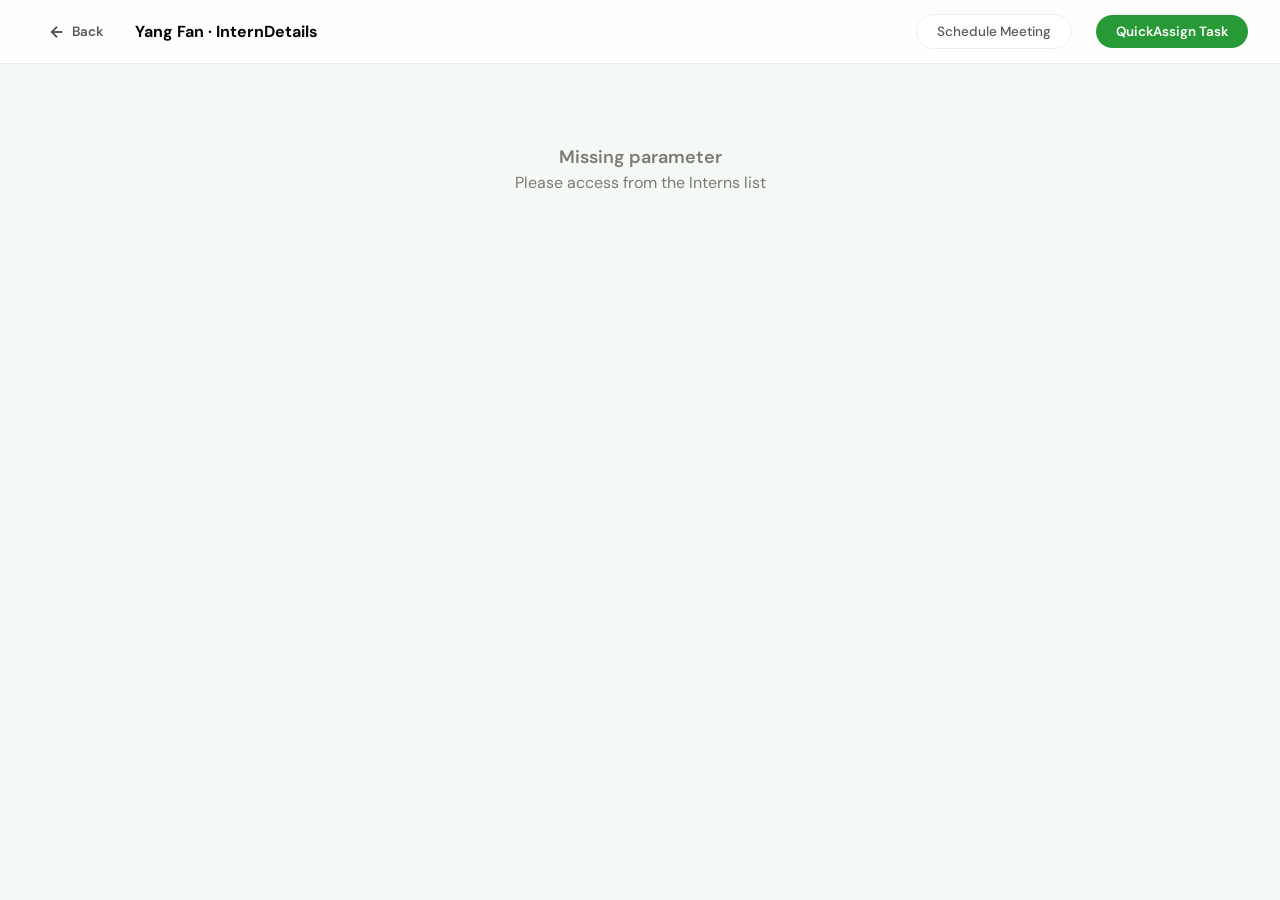
<file: intern_detail.html>
<!DOCTYPE html>
<html lang="zh-CN">
<head>
<meta charset="UTF-8">
<meta name="viewport" content="width=device-width, initial-scale=1.0">
<title>Yang Fan · InternDetails</title>
<link rel="preconnect" href="https://fonts.googleapis.com">
<link rel="preconnect" href="https://fonts.gstatic.com" crossorigin>
<link href="https://fonts.googleapis.com/css2?family=DM+Sans:opsz,wght@9..40,400;9..40,500;9..40,600;9..40,700;9..40,800&display=swap" rel="stylesheet">
<style>
/* ===== YANG FAN V3 DESIGN SYSTEM ===== */
:root {
  --green-50:oklch(0.97 0.025 145);--green-100:oklch(0.94 0.05 145);--green-200:oklch(0.88 0.09 145);--green-300:oklch(0.78 0.13 145);
  --green-400:oklch(0.68 0.16 145);--green-500:oklch(0.60 0.17 145);--green-600:oklch(0.52 0.15 145);--green-700:oklch(0.44 0.13 145);
  --neutral-0:oklch(1 0 0);--neutral-50:oklch(0.985 0.004 96);--neutral-100:oklch(0.965 0.007 96);--neutral-200:oklch(0.92 0.010 96);
  --neutral-300:oklch(0.86 0.012 96);--neutral-400:oklch(0.72 0.012 96);--neutral-500:oklch(0.58 0.012 96);
  --neutral-600:oklch(0.46 0.010 96);--neutral-700:oklch(0.34 0.008 96);--neutral-800:oklch(0.22 0.006 96);--neutral-900:oklch(0.13 0.004 96);
  --bg-app:oklch(0.978 0.006 145);--bg-card:var(--neutral-0);--bg-header:oklch(1 0 0 / 0.82);--bg-stat:var(--neutral-50);
  --primary:var(--green-500);--primary-hover:var(--green-600);--primary-light:var(--green-50);--primary-text:oklch(0.44 0.13 145);
  --text-primary:var(--neutral-900);--text-secondary:var(--neutral-600);--text-muted:var(--neutral-500);--text-nav:var(--neutral-600);
  --border:oklch(0.91 0.008 145);--border-light:oklch(0.95 0.005 145);--border-header:oklch(0.95 0.005 145);
  --shadow-xs:0 1px 2px oklch(0 0 0 / 0.03);--shadow-sm:0 2px 8px oklch(0 0 0 / 0.05);
  --shadow-md:0 4px 20px oklch(0 0 0 / 0.07);--shadow-lg:0 8px 40px oklch(0 0 0 / 0.09);--shadow-xl:0 16px 60px oklch(0 0 0 / 0.12);
  --danger:oklch(0.55 0.19 18);--danger-light:oklch(0.96 0.02 18);--warning:oklch(0.65 0.14 75);--warning-light:oklch(0.96 0.04 75);
  --info:oklch(0.52 0.16 250);--info-light:oklch(0.95 0.03 250);--purple:oklch(0.48 0.16 280);--purple-light:oklch(0.94 0.03 280);
  --font:'DM Sans',system-ui,-apple-system,'PingFang SC','Microsoft YaHei',sans-serif;--font-heading:'DM Sans','PingFang SC','Microsoft YaHei',system-ui,sans-serif;
  --text-xs:clamp(0.625rem,0.6rem + 0.1vw,0.75rem);--text-sm:clamp(0.75rem,0.72rem + 0.15vw,0.875rem);--text-base:clamp(0.875rem,0.85rem + 0.2vw,1rem);
  --text-lg:clamp(1rem,0.95rem + 0.25vw,1.25rem);--text-xl:clamp(1.125rem,1.05rem + 0.4vw,1.5rem);--text-2xl:clamp(1.25rem,1.15rem + 0.5vw,1.75rem);--text-3xl:clamp(1.5rem,1.3rem + 0.8vw,2.25rem);
  --leading-tight:1.2;--leading-normal:1.5;--leading-relaxed:1.7;
  --sp-1:4px;--sp-2:8px;--sp-3:12px;--sp-4:16px;--sp-5:20px;--sp-6:24px;--sp-8:32px;--sp-10:40px;--sp-12:48px;--sp-16:64px;
  --r-sm:6px;--r-md:10px;--r-lg:14px;--r-xl:18px;--r-2xl:24px;--r-full:9999px;
  --ease-out:cubic-bezier(0.16,1,0.3,1);--ease-std:cubic-bezier(0.4,0,0.2,1);--ease-in-out:cubic-bezier(0.65,0,0.35,1);
  --dur-fast:120ms;--dur-normal:200ms;--dur-slow:350ms;--dur-page:400ms;
  --sidebar-w:264px;--topbar-h:64px;
}
*,*::before,*::after{box-sizing:border-box;margin:0;padding:0}
html{font-size:16px;-webkit-font-smoothing:antialiased;-moz-osx-font-smoothing:grayscale}
body{font-family:var(--font);background:var(--bg-app);color:var(--text-primary);min-height:100vh;line-height:var(--leading-normal)}
::-webkit-scrollbar{width:4px;height:4px}::-webkit-scrollbar-track{background:transparent}::-webkit-scrollbar-thumb{background:var(--neutral-300);border-radius:2px}
::selection{background:var(--green-100);color:var(--green-800)}
@media(prefers-reduced-motion:reduce){*,*::before,*::after{animation-duration:0.01ms!important;animation-iteration-count:1!important;transition-duration:0.01ms!important}}

.topbar{background:var(--bg-header);backdrop-filter:blur(16px) saturate(180%);-webkit-backdrop-filter:blur(16px) saturate(180%);border-bottom:1px solid var(--border-light);height:64px;display:flex;align-items:center;gap:16px;padding:0 var(--sp-8);position:fixed;top:0;left:0;right:0;z-index:100}
.topbar-left{display:flex;align-items:center;gap:var(--sp-4)}
.btn-back{display:flex;align-items:center;gap:6px;padding:var(--sp-2) var(--sp-4);border-radius:var(--r-full);border:none;background:transparent;color:var(--text-nav);font-size:var(--text-sm);font-weight:600;cursor:pointer;font-family:var(--font);transition:all var(--dur-fast)}
.btn-back:hover{background:var(--neutral-50);color:var(--text-primary)}
.btn-back svg{width:18px;height:18px}
.topbar-title{font-size:var(--text-base);font-weight:700;color:var(--text-primary);font-family:var(--font-heading)}
.topbar-spacer{flex:1}
.btn-green{padding:var(--sp-2) var(--sp-5);border-radius:var(--r-full);font-size:var(--text-sm);font-weight:600;cursor:pointer;font-family:var(--font);border:none;background:var(--primary);color:#fff;transition:all var(--dur-fast);display:inline-flex;align-items:center;justify-content:center}
.btn-green:hover{background:var(--primary-hover);transform:translateY(-1px);box-shadow:0 4px 16px oklch(0.6 0.17 145 / 0.3)}
.btn-green:active{transform:scale(0.97)}
.btn-ghost-sm{padding:var(--sp-2) var(--sp-5);border-radius:var(--r-full);font-size:var(--text-sm);font-weight:500;cursor:pointer;font-family:var(--font);border:1px solid var(--border-light);background:var(--bg-card);color:var(--text-secondary);transition:all var(--dur-fast);display:inline-flex;align-items:center;justify-content:center}
.btn-ghost-sm:hover{background:var(--neutral-50);color:var(--text-primary)}

.main{padding-top:calc(var(--topbar-h) + var(--sp-8));padding-left:120px;padding-right:120px;padding-bottom:var(--sp-20);display:flex;flex-direction:column;gap:var(--sp-5)}

.hero-card{background:linear-gradient(155deg,var(--neutral-800),var(--neutral-900));border-radius:var(--r-2xl);box-shadow:var(--shadow-lg);padding:var(--sp-8) var(--sp-10);margin-bottom:var(--sp-5);display:flex;justify-content:space-between;align-items:flex-start;gap:var(--sp-8);flex-wrap:wrap;position:relative;overflow:hidden}
.hero-card::after{content:'';position:absolute;top:-120px;right:-80px;width:420px;height:420px;background:radial-gradient(circle,var(--green-500) 0%,transparent 70%);opacity:.05;border-radius:50%;pointer-events:none}
.hero-card::before{content:'';position:absolute;bottom:-80px;left:15%;width:300px;height:300px;background:radial-gradient(circle,var(--purple) 0%,transparent 70%);opacity:.04;border-radius:50%;pointer-events:none}
.hero-left{display:flex;align-items:center;gap:var(--sp-5);position:relative;z-index:1}
.hero-av{width:72px;height:72px;border-radius:50%;display:flex;align-items:center;justify-content:center;font-size:28px;font-weight:700;color:#fff;flex-shrink:0;border:2px solid oklch(1 0 0 / 0.2)}
.hero-info{display:flex;flex-direction:column;gap:4px}
.hero-tag{font-size:var(--text-xs);font-weight:700;color:var(--green-400);text-transform:uppercase;letter-spacing:.06em}
.hero-name{font-size:var(--text-2xl);font-weight:800;color:#fff;font-family:var(--font-heading)}
.hero-meta{font-size:var(--text-sm);color:oklch(1 0 0 / 0.55);line-height:1.5}
.hero-tags{display:flex;gap:var(--sp-2);flex-wrap:wrap;padding-top:var(--sp-1)}
.htag{padding:4px 12px;border-radius:var(--r-full);font-size:var(--text-xs);font-weight:600}
.htag.purple{background:oklch(1 0 0 / 0.1);color:var(--purple)}
.htag.gray{background:oklch(1 0 0 / 0.08);color:oklch(1 0 0 / 0.7)}
.hero-stat-box{flex:0 0 110px;background:oklch(1 0 0 / 0.06);border:1px solid oklch(1 0 0 / 0.08);border-radius:var(--r-xl);padding:var(--sp-5);text-align:center;position:relative;z-index:1}
.hero-stat-num{font-size:clamp(1.5rem,3vw,2rem);font-weight:800;color:var(--green-400);font-family:var(--font-heading);line-height:1.2}
.hero-stat-label{font-size:var(--text-xs);font-weight:500;color:oklch(1 0 0 / 0.5);margin-top:var(--sp-1)}
.hero-btns{display:flex;gap:var(--sp-2);flex-direction:column;flex-shrink:0;position:relative;z-index:1}
.btn-white{padding:var(--sp-3) var(--sp-5);border-radius:var(--r-full);font-size:var(--text-sm);font-weight:600;cursor:pointer;font-family:var(--font);border:none;background:#fff;color:var(--text-primary);transition:all var(--dur-fast)}
.btn-white:hover{transform:translateY(-1px);box-shadow:var(--shadow-sm)}
.btn-outline-w{padding:var(--sp-3) var(--sp-5);border-radius:var(--r-full);font-size:var(--text-sm);font-weight:600;cursor:pointer;font-family:var(--font);border:1px solid oklch(1 0 0 / 0.2);background:transparent;color:#fff;transition:all var(--dur-fast)}
.btn-outline-w:hover{background:oklch(1 0 0 / 0.1);border-color:oklch(1 0 0 / 0.3)}
.emp{text-align:center;padding:var(--sp-12);font-size:var(--text-base);color:var(--text-muted)}

.section-head{display:flex;align-items:center;justify-content:space-between;margin-bottom:var(--sp-5)}
.section-head h3{font-size:var(--text-lg);font-weight:700;color:var(--text-primary);font-family:var(--font-heading)}
.badge-sm{background:var(--neutral-50);padding:3px 12px;border-radius:var(--r-full);font-size:var(--text-xs);color:var(--text-muted);font-weight:600}
.badge-sm.purple{background:var(--purple-light);color:var(--purple)}

.bh-section{background:var(--bg-card);border:1px solid var(--border-light);border-radius:var(--r-2xl);box-shadow:var(--shadow-xs);padding:var(--sp-8);display:flex;flex-direction:column;margin-bottom:var(--sp-5);transition:all var(--dur-normal) var(--ease-std)}
.bh-section:hover{box-shadow:var(--shadow-md);transform:translateY(-2px);border-color:var(--border)}
.bh-section .section-head{margin-bottom:var(--sp-5)}

.rpt-card{background:var(--bg-card);border:1px solid var(--border-light);border-radius:var(--r-xl);padding:var(--sp-8);margin-bottom:var(--sp-5);transition:all var(--dur-normal) var(--ease-std)}
.rpt-card:hover{box-shadow:var(--shadow-md);transform:translateY(-2px);border-color:var(--border)}
.rpt-sec-body{font-size:var(--text-sm);color:var(--text-secondary);line-height:1.8;white-space:pre-wrap;padding:var(--sp-6);background:var(--neutral-50);border-radius:var(--r-md);margin-top:var(--sp-3)}
.rpt-placeholder{font-size:var(--text-sm);color:var(--text-muted);padding:var(--sp-6);background:var(--neutral-50);border-radius:var(--r-md);text-align:center;margin-top:var(--sp-3)}

.card-grid{display:grid;grid-template-columns:repeat(auto-fit,minmax(280px,1fr));gap:var(--sp-5);margin-bottom:var(--sp-5)}
.stat-grid{display:grid;grid-template-columns:repeat(3,1fr);gap:var(--sp-4);margin-bottom:var(--sp-5)}
.stat-card{background:var(--bg-card);border:1px solid var(--border-light);border-radius:var(--r-xl);padding:var(--sp-6);text-align:center;transition:all var(--dur-normal) var(--ease-std)}
.stat-card:hover{transform:translateY(-2px);box-shadow:var(--shadow-md);border-color:var(--border)}
.metric{display:flex;align-items:center;gap:var(--sp-3)}
.metric-bar{flex:1;height:8px;background:var(--neutral-100);border-radius:4px;overflow:hidden}
.metric-fill{height:100%;border-radius:4px;transition:width 1s var(--ease-out)}

.tl-grid{display:flex;flex-direction:column;gap:0}
.tl-item{display:flex;gap:var(--sp-4);padding:var(--sp-4) 0;position:relative}
.tl-content{flex:1;font-size:var(--text-sm);color:var(--text-secondary);line-height:1.6}
.tl-expand{display:none;margin-top:var(--sp-3);padding:var(--sp-4) 0 var(--sp-4) 16px;border-top:1px solid var(--border-light);font-size:var(--text-xs);color:var(--text-secondary);line-height:1.8;animation:tlExpandIn .2s var(--ease-std)}
.tl-expand.show{display:block}
@keyframes tlExpandIn{from{opacity:0;transform:translateY(-6px)}to{opacity:1;transform:translateY(0)}}
.tl-exp-lbl{font-size:10px;font-weight:700;color:var(--text-muted);text-transform:uppercase;letter-spacing:.04em;margin-bottom:var(--sp-1)}
.tl-exp-txt{font-size:var(--text-xs);color:var(--text-secondary);line-height:1.7;white-space:pre-wrap}
@keyframes pulse{0%,100%{opacity:1}50%{opacity:.45}}

.iv-card{background:var(--bg-card);border:1px solid var(--border-light);border-radius:var(--r-2xl);box-shadow:var(--shadow-xs);padding:var(--sp-8);margin-bottom:var(--sp-5);transition:all var(--dur-normal) var(--ease-std)}
.iv-card:hover{box-shadow:var(--shadow-md);transform:translateY(-2px);border-color:var(--border)}

@keyframes a-fadeUp{from{opacity:0;transform:translateY(10px)}to{opacity:1;transform:translateY(0)}}
.a-up{animation:a-fadeUp var(--dur-slow) var(--ease-std) both}
.a-up.d1{animation-delay:.04s}.a-up.d2{animation-delay:.08s}.a-up.d3{animation-delay:.12s}

@media(max-width:1024px){.main{padding-left:var(--sp-5);padding-right:var(--sp-5)}.card-grid,.stat-grid{grid-template-columns:1fr}}
@media(max-width:768px){.hero-card{flex-direction:column}.stat-grid{grid-template-columns:1fr 1fr}.main{padding-left:var(--sp-4);padding-right:var(--sp-4);gap:var(--sp-4)}}
@media(hover:none) and (pointer:coarse){.stat-card:hover{transform:none;box-shadow:var(--shadow-xs)}}

/* ===== TABS ===== */
.tab-bar{display:flex;gap:4px;padding:0 0 var(--sp-4) 0;border-bottom:1px solid var(--border-light);margin-bottom:var(--sp-5)}
.tab-btn{padding:var(--sp-2) var(--sp-5);border-radius:var(--r-full);border:none;background:transparent;color:var(--text-muted);font-size:var(--text-sm);font-weight:600;cursor:pointer;font-family:var(--font);transition:all var(--dur-fast)}
.tab-btn:hover{background:var(--neutral-50);color:var(--text-primary)}
.tab-btn.active{background:var(--primary);color:#fff}
.tab-content{display:none}
.tab-content.active{display:block}

/* ===== LAYOUT GRIDS ===== */
.grid-4{display:grid;grid-template-columns:repeat(4,1fr);gap:var(--sp-4);margin-bottom:var(--sp-5)}
.grid-2{display:grid;grid-template-columns:1fr 1fr;gap:var(--sp-5)}
.card{background:var(--bg-card);border:1px solid var(--border-light);border-radius:var(--r-2xl);box-shadow:var(--shadow-xs);padding:var(--sp-8);transition:all var(--dur-normal) var(--ease-std)}
.card:hover{box-shadow:var(--shadow-md);transform:translateY(-2px);border-color:var(--border)}
.grid-aside{display:flex;gap:var(--sp-5);margin-bottom:var(--sp-5);align-items:stretch}
.main-col{flex:1;min-width:0;display:flex;flex-direction:column}
.main-col>.card{flex:1}
.side-col{flex:0 0 340px;display:flex;flex-direction:column}
.side-col>.card{flex:1}

/* ===== STATS ROW ===== */
.stats-row{display:grid;grid-template-columns:repeat(4,1fr);gap:var(--sp-4);margin-bottom:var(--sp-5)}
.stat-card .val{font-size:var(--text-2xl);font-weight:800;color:var(--text-primary);font-family:var(--font-heading);line-height:1.2}
.stat-card .lbl{font-size:var(--text-xs);font-weight:500;color:var(--text-muted);margin-top:var(--sp-1)}

/* ===== WEEK SELECTOR ===== */
.wk-select{padding:6px 14px;border-radius:var(--r-full);border:1px solid var(--border-light);background:var(--bg-card);color:var(--text-primary);font-size:var(--text-xs);font-weight:600;cursor:pointer;font-family:var(--font)}
.wk-select:focus{outline:2px solid var(--primary);outline-offset:2px}

/* ===== CHART BOX ===== */
.chart-box{background:var(--bg-card);border:1px solid var(--border-light);border-radius:var(--r-xl);padding:var(--sp-5);transition:all var(--dur-normal) var(--ease-std);display:flex;flex-direction:column;align-items:center;justify-content:center;min-height:240px}
.chart-box svg{display:block;margin:0 auto}
.chart-box:hover{border-color:var(--border);box-shadow:var(--shadow-sm)}
.chart-legend{display:flex;gap:var(--sp-4);margin-top:var(--sp-2);font-size:var(--text-xs);color:var(--text-muted)}
.chart-legend span{display:flex;align-items:center;gap:6px}
.ld{display:inline-block;width:10px;height:10px;border-radius:3px}

/* ===== TIMELINE ===== */
.tl-wk{margin-top:var(--sp-4)}
.tl-wk-hd{display:flex;align-items:center;gap:var(--sp-3);margin-bottom:var(--sp-4);padding-bottom:var(--sp-3);border-bottom:1px solid var(--border-light)}
.tl-wk-lbl{font-size:var(--text-sm);font-weight:700;color:var(--text-primary)}
.tl-wk-dt{font-size:var(--text-xs);color:var(--text-muted);margin-left:auto}
.tl-item{background:var(--neutral-50);border:1px solid var(--border-light);border-radius:var(--r-lg);padding:var(--sp-4) var(--sp-5);margin-bottom:var(--sp-3);cursor:pointer;transition:all var(--dur-fast) var(--ease-std);user-select:none}
.tl-item:hover{background:var(--green-50);border-color:var(--green-200);box-shadow:var(--shadow-sm);transform:translateX(2px)}
.tl-item.open{background:var(--bg-card);border-color:var(--green-300);box-shadow:var(--shadow-sm)}
.tl-item-hd{display:flex;flex-direction:column;gap:6px}
.tl-item-top{display:flex;align-items:center;justify-content:space-between}
.tl-item-name{font-size:var(--text-sm);font-weight:700;color:var(--text-primary);padding-left:16px;position:relative}
.tl-item-name::before{content:'▶';font-size:8px;color:var(--text-muted);position:absolute;left:0;top:50%;transform:translateY(-50%);transition:transform var(--dur-fast) var(--ease-std)}
.tl-item.open .tl-item-name::before{transform:translateY(-50%) rotate(90deg);color:var(--primary)}
.tl-item-meta{font-size:var(--text-xs);font-weight:700;color:var(--primary);background:var(--green-50);padding:3px 10px;border-radius:var(--r-full)}
.tl-item.open .tl-item-meta{background:var(--primary);color:#fff}
.tl-item-hint{font-size:10px;color:var(--text-muted);font-weight:400}
.tl-item.open .tl-item-hint{color:var(--primary)}

/* ===== INTERVIEW CARD ===== */
.iv-hd{display:flex;align-items:center;justify-content:space-between;margin-bottom:var(--sp-3)}
.iv-type{font-size:var(--text-sm);font-weight:700;color:var(--text-primary)}
.iv-date{font-size:var(--text-xs);color:var(--text-muted)}
.iv-summary{font-size:var(--text-sm);color:var(--text-secondary);line-height:1.7;margin-bottom:var(--sp-4)}
.iv-points{display:flex;flex-wrap:wrap;gap:var(--sp-2);margin-bottom:var(--sp-3)}
.iv-point{background:var(--green-50);color:var(--primary-text);padding:3px 12px;border-radius:var(--r-full);font-size:var(--text-xs);font-weight:600}
.iv-next{font-size:var(--text-xs);color:var(--text-muted);padding-top:var(--sp-2);border-top:1px solid var(--border-light)}

/* ===== REPORT ===== */
.rpt-item{margin-top:var(--sp-4)}
.rpt-hd{display:flex;align-items:center;gap:var(--sp-3);margin-bottom:var(--sp-4)}
.rpt-title{font-size:var(--text-sm);font-weight:600;color:var(--text-primary)}
.rpt-score{font-size:var(--text-xs);font-weight:700;padding:2px 10px;border-radius:var(--r-full)}
.rpt-score.high{background:var(--green-50);color:var(--primary-text)}
.rpt-score.mid{background:var(--warning-light);color:#b45309}
.rpt-score.low{background:var(--danger-light);color:var(--danger)}
.rpt-grid{display:grid;grid-template-columns:1fr 1fr;gap:var(--sp-5)}
.rpt-col{display:flex;flex-direction:column;gap:var(--sp-2)}
.rpt-col-lbl{font-size:var(--text-xs);font-weight:700;color:var(--text-muted);text-transform:uppercase;letter-spacing:.04em;display:flex;align-items:center;gap:6px}
.rpt-col-txt{font-size:var(--text-sm);color:var(--text-secondary);line-height:1.8;white-space:pre-wrap;padding:var(--sp-5);background:var(--neutral-50);border-radius:var(--r-md)}
.rpt-sec-title{font-size:var(--text-sm);font-weight:700;color:var(--text-primary);margin-bottom:var(--sp-2);display:flex;align-items:center;gap:var(--sp-2)}
.rpt-sec-icon{display:inline-flex;align-items:center;justify-content:center;width:24px;height:24px;border-radius:6px;font-size:12px}
.rpt-sec-icon.work{background:#dbeafe;color:#2563eb}
.rpt-sec-icon.growth{background:#d1fae5;color:#059669}
.rpt-sec-icon.plan{background:#fef3c7;color:#d97706}
.rpt-sec-icon.apply{background:#ede9fe;color:#7c3aed}
.rpt-sec-icon.find{background:#fce7f3;color:#db2777}
.rpt-sec-icon.issue{background:#fee2e2;color:#dc2626}
.rpt-sec-icon.improve{background:#fff7ed;color:#ea580c}
.rpt-sec-icon.reflect{background:#f3f4f6;color:#6b7280}
.dot-g{display:inline-block;width:8px;height:8px;background:var(--primary);border-radius:50%}
.dot-b{display:inline-block;width:8px;height:8px;background:var(--info);border-radius:50%}

/* ===== MENTOR FEEDBACK ===== */
.mf-dim{padding:var(--sp-4) 0;border-bottom:1px solid var(--border-light)}
.mf-dim:last-child{border-bottom:none}
.mf-dim-label{font-size:var(--text-sm);font-weight:700;color:var(--text-primary);margin-bottom:var(--sp-2);display:flex;align-items:center;gap:var(--sp-2)}
.mf-dim-icon{font-size:14px}
.mf-dim-text{font-size:var(--text-sm);color:var(--text-secondary);line-height:1.7;padding:var(--sp-4);background:var(--neutral-50);border-radius:var(--r-md)}

/* ===== Q&A ===== */
.qa-card{background:var(--neutral-50);border-radius:var(--r-md);padding:var(--sp-5);margin-bottom:var(--sp-3)}
.qa-card:last-child{margin-bottom:0}
.qa-hd{display:flex;align-items:center;justify-content:space-between;margin-bottom:var(--sp-3)}
.qa-to{font-size:var(--text-xs);font-weight:700;color:var(--text-muted);display:flex;align-items:center;gap:4px}
.qa-to-icon{font-size:14px}
.qa-date{font-size:10px;color:var(--text-muted)}
.qa-q{font-size:var(--text-sm);font-weight:600;color:var(--text-primary);margin-bottom:var(--sp-2)}
.qa-a{font-size:var(--text-xs);color:var(--text-secondary);line-height:1.6;padding-left:var(--sp-4);border-left:3px solid var(--primary)}

/* ===== LEARNING ===== */
.lrn-card{display:flex;align-items:flex-start;gap:var(--sp-3);padding:var(--sp-4);background:var(--neutral-50);border-radius:var(--r-md);margin-bottom:var(--sp-2)}
.lrn-card:last-child{margin-bottom:0}
.lrn-icon{font-size:18px;flex-shrink:0;margin-top:2px}
.lrn-body{flex:1;min-width:0}
.lrn-name{font-size:var(--text-sm);font-weight:600;color:var(--text-primary)}
.lrn-meta-row{display:flex;align-items:center;gap:var(--sp-3);margin-top:4px}
.lrn-dur{font-size:var(--text-xs);color:var(--text-muted)}
.lrn-progress{flex:1;height:4px;background:var(--neutral-200);border-radius:2px;overflow:hidden}
.lrn-progress-bar{height:100%;border-radius:2px;transition:width 0.6s var(--ease-out)}
.lrn-progress-bar.done{background:var(--primary);width:100%}
.lrn-progress-bar.wait{background:var(--neutral-300);width:40%}
.lrn-detail{font-size:var(--text-xs);color:var(--text-muted);margin-top:var(--sp-1);line-height:1.5}
.lrn-st{font-size:10px;font-weight:700;padding:2px 8px;border-radius:var(--r-full);flex-shrink:0}
.lrn-st.done{background:var(--green-50);color:var(--primary-text)}
.lrn-st.wait{background:var(--neutral-100);color:var(--text-muted)}

/* ===== COLLABORATION ===== */
.clb-card{display:flex;align-items:flex-start;gap:var(--sp-4);padding:var(--sp-5);background:var(--neutral-50);border-radius:var(--r-md);margin-bottom:var(--sp-3)}
.clb-card:last-child{margin-bottom:0}
.clb-av{width:40px;height:40px;border-radius:50%;display:flex;align-items:center;justify-content:center;font-size:16px;font-weight:700;color:#fff;flex-shrink:0}
.clb-info{flex:1;min-width:0}
.clb-header{display:flex;align-items:center;gap:var(--sp-2);margin-bottom:4px}
.clb-from{font-size:var(--text-sm);font-weight:600;color:var(--text-primary)}
.clb-role{font-size:10px;color:var(--text-muted);background:var(--neutral-100);padding:1px 8px;border-radius:var(--r-full)}
.clb-fb{font-size:var(--text-xs);color:var(--text-secondary);line-height:1.6}
.clb-type{font-size:10px;font-weight:700;padding:2px 10px;border-radius:var(--r-full);flex-shrink:0}
.clb-type.like{background:#fef3c7;color:#d97706}
.clb-type.thanks{background:#dbeafe;color:#2563eb}

/* ===== BEHAVIOR SUMMARY ===== */
.bh-summary{display:grid;grid-template-columns:repeat(4,1fr);gap:var(--sp-3);margin-bottom:var(--sp-5)}
.bh-sum-stat{background:var(--bg-card);border:1px solid var(--border-light);border-radius:var(--r-lg);padding:var(--sp-5);text-align:center;transition:all var(--dur-normal) var(--ease-std)}
.bh-sum-stat:hover{box-shadow:var(--shadow-sm);transform:translateY(-1px)}
.bh-sum-val{font-size:var(--text-xl);font-weight:800;color:var(--text-primary);font-family:var(--font-heading)}
.bh-sum-lbl{font-size:var(--text-xs);color:var(--text-muted);margin-top:4px}
.bh-empty{text-align:center;padding:var(--sp-8);font-size:var(--text-sm);color:var(--text-muted)}
.bh-empty-icon{font-size:32px;margin-bottom:var(--sp-3)}

/* ===== KEY BEHAVIORS ===== */
.bh-key-grid{display:grid;grid-template-columns:repeat(auto-fit,minmax(220px,1fr));gap:var(--sp-4)}
.bh-key-card{background:var(--bg-card);border:1px solid var(--border-light);border-radius:var(--r-xl);padding:var(--sp-5);transition:all var(--dur-normal) var(--ease-std)}
.bh-key-card:hover{box-shadow:var(--shadow-sm);transform:translateY(-1px);border-color:var(--border)}
.bh-key-icon{width:36px;height:36px;border-radius:var(--r-md);display:flex;align-items:center;justify-content:center;font-size:16px;margin-bottom:var(--sp-3)}
.bh-key-icon.s1{background:#fef3c7;color:#d97706}
.bh-key-icon.s2{background:#dbeafe;color:#2563eb}
.bh-key-icon.s3{background:#fce7f3;color:#db2777}
.bh-key-action{font-size:var(--text-sm);font-weight:700;color:var(--text-primary);margin-bottom:var(--sp-1)}
.bh-key-date{font-size:10px;color:var(--text-muted);margin-bottom:var(--sp-2)}
.bh-key-detail{font-size:var(--text-xs);color:var(--text-secondary);line-height:1.6}
.bh-key-impact{font-size:10px;font-weight:700;color:var(--primary-text);display:inline-block;margin-top:var(--sp-2);padding:2px 8px;background:var(--green-50);border-radius:var(--r-full)}

/* ===== BADGE VARIANTS ===== */
.badge-sm.green{background:var(--green-50);color:var(--primary-text)}
.badge-sm.blue{background:var(--info-light);color:var(--info)}

/* ===== RESPONSIVE ===== */
@media(max-width:1024px){.grid-4{grid-template-columns:repeat(2,1fr)}.grid-2{grid-template-columns:1fr}.grid-aside{flex-direction:column}.side-col{flex:1}.bh-summary{grid-template-columns:repeat(2,1fr)}.rpt-grid{grid-template-columns:1fr}.stats-row{grid-template-columns:repeat(2,1fr)}}
@media(max-width:768px){.grid-4{grid-template-columns:1fr}.bh-summary{grid-template-columns:1fr 1fr}.stats-row{grid-template-columns:1fr 1fr}.tab-bar{overflow-x:auto}}

</style><body>

<header class="topbar">
  <div class="topbar-left">
    <button class="btn-back" onclick="history.back()">
      <svg viewBox="0 0 24 24" fill="none" stroke="currentColor" stroke-width="2.5"><path d="M19 12H5m7-7l-7 7 7 7"/></svg>Back
    </button>
    <span class="topbar-title" id="tbName">Yang Fan · InternDetails</span>
  </div>
  <div class="topbar-spacer"></div>
  <button class="btn-ghost-sm" onclick="alert('Meeting feature in dev')" style="margin-right:8px">Schedule Meeting</button>
  <button class="btn-green" onclick="alert('TaskAssign feature in dev')">QuickAssign Task</button>
</header>

<div class="main" id="mainContent"><p class="emp">Loading......</p></div>

<script>
// ===== Yang Fan AIHR Database =====
// 20 interns + 6 mentors + 3-week performance data

var AIHR_DB = {

// ===== Mentor Data (6) =====
mentors: [
  { id:'M001', name:'Ma (Mentor)', dept:'Product', title:'Senior Product Manager', interns:6, avatar:'Ma', rating:4.8, completedTasks:42, color:'#6366F1' },
  { id:'M002', name:'Li (Mentor)', dept:'Product', title:'Product Director',     interns:4, avatar:'Li', rating:4.6, completedTasks:38, color:'#3B82F6' },
  { id:'M003', name:'Wang (Mentor)', dept:'R&D', title:'Tech Lead',   interns:4, avatar:'Wang', rating:4.9, completedTasks:45, color:'#10B981' },
  { id:'M004', name:'Zhang (Mentor)', dept:'R&D', title:'Senior Architect',   interns:3, avatar:'Zh', rating:4.7, completedTasks:36, color:'#34D399' },
  { id:'M005', name:'Zhao (Mentor)', dept:'Sales', title:'Sales VP',       interns:2, avatar:'Zh', rating:4.5, completedTasks:30, color:'#F59E0B' },
  { id:'M006', name:'Chen (Mentor)', dept:'Sales', title:'Key Account Director',   interns:1, avatar:'Ch', rating:4.4, completedTasks:28, color:'#FBBF24' }
],

// ===== Intern Data (20, 3-week performance) =====
interns: [
  // ---- Product Dept (7) ----
  { id:'I001', name:'Zhang Yao',   dept:'Product', mentor:'Ma (Mentor)', avatar:'Zh', avColor:'a1',
    weeks:[
      { wk:1, rate:58, quality:62, tasks:3 },
      { wk:2, rate:55, quality:58, tasks:2 },
      { wk:3, rate:52, quality:51, tasks:2 }
    ],
    competency:61, risk:'high', trend:-3.2, fit:58, status:'Business understanding weak for 3 weeks', taskStatus:'In Progress' },

  { id:'I002', name:'Zhao Qing',   dept:'Product', mentor:'Ma (Mentor)', avatar:'Zh', avColor:'a3',
    weeks:[
      { wk:1, rate:82, quality:88, tasks:5 },
      { wk:2, rate:86, quality:90, tasks:6 },
      { wk:3, rate:91, quality:93, tasks:7 }
    ],
    competency:88, risk:'low', trend:8.3, fit:91, status:'Excellent report review quality', taskStatus:'Completed' },

  { id:'I003', name:'Sun Yue',   dept:'Product', mentor:'Ma (Mentor)', avatar:'Su', avColor:'a2',
    weeks:[
      { wk:1, rate:72, quality:75, tasks:4 },
      { wk:2, rate:74, quality:78, tasks:4 },
      { wk:3, rate:79, quality:82, tasks:5 }
    ],
    competency:76, risk:'low', trend:4.1, fit:78, status:'Steadily improving', taskStatus:'In Progress' },

  { id:'I004', name:'Zhou Ming',   dept:'Product', mentor:'Li (Mentor)', avatar:'Zh', avColor:'a4',
    weeks:[
      { wk:1, rate:65, quality:68, tasks:3 },
      { wk:2, rate:68, quality:70, tasks:4 },
      { wk:3, rate:63, quality:65, tasks:3 }
    ],
    competency:67, risk:'med', trend:-0.5, fit:66, status:'Requirements doc quality inconsistent', taskStatus:'In Progress' },

  { id:'I005', name:'Wu Tong',   dept:'Product', mentor:'Li (Mentor)', avatar:'Wu', avColor:'a1',
    weeks:[
      { wk:1, rate:88, quality:91, tasks:6 },
      { wk:2, rate:92, quality:94, tasks:7 },
      { wk:3, rate:95, quality:96, tasks:8 }
    ],
    competency:92, risk:'low', trend:6.8, fit:94, status:'Outstanding — retention recommended', taskStatus:'Completed' },

  { id:'I006', name:'Zheng Lei',   dept:'Product', mentor:'Li (Mentor)', avatar:'Zh', avColor:'a3',
    weeks:[
      { wk:1, rate:45, quality:50, tasks:2 },
      { wk:2, rate:48, quality:52, tasks:2 },
      { wk:3, rate:55, quality:58, tasks:3 }
    ],
    competency:51, risk:'high', trend:6.2, fit:53, status:'Clear progress but fundamentals weak', taskStatus:'In Progress' },

  { id:'I007', name:'Feng Yuan',   dept:'Product', mentor:'Ma (Mentor)', avatar:'Fe', avColor:'a2',
    weeks:[
      { wk:1, rate:70, quality:72, tasks:4 },
      { wk:2, rate:73, quality:75, tasks:4 },
      { wk:3, rate:76, quality:79, tasks:5 }
    ],
    competency:74, risk:'low', trend:3.5, fit:76, status:'Stable growth', taskStatus:'In Progress' },

  // ---- R&D Dept (8) ----
  { id:'I008', name:'Li Ming',   dept:'R&D', mentor:'Wang (Mentor)', avatar:'Li', avColor:'a2',
    weeks:[
      { wk:1, rate:80, quality:85, tasks:5 },
      { wk:2, rate:78, quality:82, tasks:4 },
      { wk:3, rate:82, quality:86, tasks:5 }
    ],
    competency:82, risk:'low', trend:5.1, fit:86, status:'Arch doc 1 day late, overall solid', taskStatus:'In Progress' },

  { id:'I009', name:'Liu Yang',   dept:'R&D', mentor:'Wang (Mentor)', avatar:'Li', avColor:'a1',
    weeks:[
      { wk:1, rate:55, quality:58, tasks:3 },
      { wk:2, rate:52, quality:54, tasks:2 },
      { wk:3, rate:48, quality:46, tasks:2 }
    ],
    competency:51, risk:'high', trend:-4.8, fit:49, status:'Code quality declining', taskStatus:'Unassigned' },

  { id:'I010', name:'Chen Mo',   dept:'R&D', mentor:'Wang (Mentor)', avatar:'Ch', avColor:'a3',
    weeks:[
      { wk:1, rate:90, quality:93, tasks:7 },
      { wk:2, rate:93, quality:95, tasks:8 },
      { wk:3, rate:96, quality:97, tasks:9 }
    ],
    competency:94, risk:'low', trend:7.5, fit:96, status:'Strong tech skills, takes initiative', taskStatus:'Completed' },

  { id:'I011', name:'Yang Guang',   dept:'R&D', mentor:'Zhang (Mentor)', avatar:'Ya', avColor:'a4',
    weeks:[
      { wk:1, rate:68, quality:70, tasks:4 },
      { wk:2, rate:71, quality:73, tasks:4 },
      { wk:3, rate:75, quality:78, tasks:5 }
    ],
    competency:73, risk:'low', trend:4.2, fit:75, status:'Making steady progress', taskStatus:'In Progress' },

  { id:'I012', name:'Huang Si',   dept:'R&D', mentor:'Zhang (Mentor)', avatar:'Hu', avColor:'a2',
    weeks:[
      { wk:1, rate:60, quality:63, tasks:3 },
      { wk:2, rate:58, quality:60, tasks:3 },
      { wk:3, rate:62, quality:65, tasks:3 }
    ],
    competency:64, risk:'med', trend:1.8, fit:63, status:'Needs stronger coding standards', taskStatus:'In Progress' },

  { id:'I013', name:'Xu Da',   dept:'R&D', mentor:'Wang (Mentor)', avatar:'Xu', avColor:'a1',
    weeks:[
      { wk:1, rate:75, quality:78, tasks:5 },
      { wk:2, rate:80, quality:83, tasks:5 },
      { wk:3, rate:85, quality:88, tasks:6 }
    ],
    competency:83, risk:'low', trend:7.0, fit:85, status:'Growing fast', taskStatus:'Completed' },

  { id:'I014', name:'He Chang',   dept:'R&D', mentor:'Zhang (Mentor)', avatar:'He', avColor:'a3',
    weeks:[
      { wk:1, rate:40, quality:45, tasks:2 },
      { wk:2, rate:42, quality:44, tasks:2 },
      { wk:3, rate:38, quality:40, tasks:1 }
    ],
    competency:42, risk:'high', trend:-1.2, fit:38, status:'Needs focused coaching', taskStatus:'Unassigned' },

  { id:'I015', name:'Lin Jie',   dept:'R&D', mentor:'Wang (Mentor)', avatar:'Li', avColor:'a4',
    weeks:[
      { wk:1, rate:78, quality:80, tasks:5 },
      { wk:2, rate:82, quality:84, tasks:6 },
      { wk:3, rate:84, quality:87, tasks:6 }
    ],
    competency:85, risk:'low', trend:5.6, fit:83, status:'Consistent performance', taskStatus:'In Progress' },

  // ---- Sales Dept (5) ----
  { id:'I016', name:'Wang Yang',   dept:'Sales', mentor:'Zhao (Mentor)', avatar:'Wang', avColor:'a3',
    weeks:[
      { wk:1, rate:72, quality:74, tasks:4 },
      { wk:2, rate:70, quality:72, tasks:4 },
      { wk:3, rate:74, quality:76, tasks:4 }
    ],
    competency:74, risk:'med', trend:0.5, fit:72, status:'Mid-term interview pending approval', taskStatus:'In Progress' },

  { id:'I017', name:'Lyu Feng',   dept:'Sales', mentor:'Zhao (Mentor)', avatar:'Ly', avColor:'a1',
    weeks:[
      { wk:1, rate:85, quality:88, tasks:6 },
      { wk:2, rate:90, quality:92, tasks:7 },
      { wk:3, rate:93, quality:95, tasks:8 }
    ],
    competency:91, risk:'low', trend:9.2, fit:93, status:'Top sales candidate', taskStatus:'Completed' },

  { id:'I018', name:'Shi Lan',   dept:'Sales', mentor:'Chen (Mentor)', avatar:'Sh', avColor:'a2',
    weeks:[
      { wk:1, rate:50, quality:55, tasks:3 },
      { wk:2, rate:55, quality:58, tasks:3 },
      { wk:3, rate:60, quality:63, tasks:4 }
    ],
    competency:58, risk:'med', trend:6.5, fit:60, status:'Improving, needs stronger pitch skills', taskStatus:'In Progress' },

  { id:'I019', name:'Han Bing',   dept:'Sales', mentor:'Zhao (Mentor)', avatar:'Ha', avColor:'a4',
    weeks:[
      { wk:1, rate:78, quality:80, tasks:5 },
      { wk:2, rate:76, quality:78, tasks:5 },
      { wk:3, rate:80, quality:82, tasks:5 }
    ],
    competency:79, risk:'low', trend:2.0, fit:80, status:'High customer satisfaction', taskStatus:'In Progress' },

  { id:'I020', name:'Cao Yu',   dept:'Sales', mentor:'Chen (Mentor)', avatar:'Ca', avColor:'a1',
    weeks:[
      { wk:1, rate:35, quality:40, tasks:2 },
      { wk:2, rate:32, quality:35, tasks:1 },
      { wk:3, rate:30, quality:32, tasks:1 }
    ],
    competency:33, risk:'high', trend:-3.8, fit:34, status:'Falling behind — intervention needed', taskStatus:'Unassigned' }
],

// ===== Task Data =====
tasks: {
  core: [
    { id:'T001', name:'User Requirements Analysis',    assignee:'I001', start:'03/12/2021', end:'5/12/2021', status:'Unassigned', type:'Core Task' },
    { id:'T002', name:'Low-Fidelity Prototyping',  assignee:'I009', start:'03/12/2021', end:'5/12/2021', status:'Unassigned', type:'Core Task' },
    { id:'T003', name:'Competitive Feature Matrix',    assignee:'I008', start:'05/20/2021', end:'06/02/2021', status:'Completed', type:'Core Task' }
  ],
  daily: [
    { id:'T004', name:'Requirements Consolidation',    assignee:'I004', start:'03/12/2021', end:'5/12/2021', status:'In Progress', type:'Daily Task' },
    { id:'T005', name:'User Research Consolidation',    assignee:'I012', start:'03/12/2021', end:'5/12/2021', status:'In Progress', type:'Daily Task' }
  ],
  study: [
    { id:'T006', name:'Market Research',        assignee:'I003', start:'01/12/2021', end:'3/12/2021', status:'Completed', type:'Learning Task' }
  ]
},

// ===== Department Summary =====
deptSummary: {
  'Product': { interns:7, avgRate:74, avgQuality:76, highRisk:2, lowRisk:4, medRisk:1 },
  'R&D': { interns:8, avgRate:73, avgQuality:76, highRisk:2, lowRisk:5, medRisk:1 },
  'Sales': { interns:5, avgRate:69, avgQuality:72, highRisk:1, lowRisk:2, medRisk:2 }
},

// ===== Global Stats =====
stats: {
  totalInterns: 20,
  totalMentors: 6,
  avgCompetency: 72,
  avgCompletionRate: 71,
  avgQuality: 74,
  highRiskCount: 5,
  lowRiskCount: 11,
  medRiskCount: 4,
  overallHealth: 70,
  teachingQuality: 70,
  teamCompetency: 70,
  taskProgress: 70,
  pendingTasks: 12
},

// ===== Utility Functions =====
getIntern: function(id){ return this.interns.find(i=>i.id===id); },
getMentor: function(id){ return this.mentors.find(m=>m.id===id); },
getDeptInterns: function(dept){ return this.interns.filter(i=>i.dept===dept); },
getMentorInterns: function(mentorName){ return this.interns.filter(i=>i.mentor===mentorName); },
getHighRisk: function(){ return this.interns.filter(i=>i.risk==='high'); },
getLatestWeek: function(intern){ return intern.weeks[intern.weeks.length-1]; },

	// ===== Intern Detail Data =====
	// ===== Intern Detail Data =====
	// ===== Intern Detail Data =====
	internDetails: {
		"I001": {
			entryDate: "2026-05-20", stage: "Growth Phase", stageWeek: 6, tags: ["High Potential", "Day 38", "52 days to retention review"],
			weeklyReports: [
				{ wk:1, date:"2026-05-26", title:"Business Understanding & Tool Learning", score:75,
					internContent: "Key work this week:\n1. Became familiar with the product admin system\n2. Participated in product requirements review meetings\n3. Learned Axure prototyping tool basics\n4. Read The Elements of User Experience chapters\n\nChallenges:\n- Need to improve technical feasibility assessment\n- User scenario breakdown needs more detail\n\nPlan for next week:\n- Follow up on requirements analysis exercises\n- Complete competitive feature matrix draft",
					mentorComment: "Overall: High learning motivation, quick with tools, adapted to team rhythm quickly.\nMethods & Process: Prototyping tool proficiency exceeded expectations, but requirements understanding and scenario breakdown methodology need more structure — recommend 15 min scenario mapping before starting.\nNext Phase Focus: Schedule requirements analysis exercises to build user-perspective definition skills." },
				{ wk:2, date:"2026-06-02", title:"Requirements Analysis Practice", score:72,
					internContent: "Key work this week:\n1. Completed requirements analysis exercise problems\n2. Organized user stories for core user scenarios\n3. Conducted user interviews\n4. Learned SQL data analysis fundamentals\n\nWhat I learned:\n- Developed more systematic understanding of user needs discovery\n- Discovered previously overlooked pain points in user interviews\n\nAreas to improve:\n- Data analysis dimension still needs strengthening\n\nPlan for next week:\n- Completed competitive analysis assignment\n- Continue SQL learning",
					mentorComment: "Overall: User scenario breakdown showing early systematic structure; user interview performance was excellent.\nKnowledge & Skills: User research methods well grasped, but Data Analysis dimension was weak (score 61),  SQL fundamentals need reinforcement.\nNext Phase Focus: Schedule data-driven decision training, practice data interpretation with competitive analysis tasks." },
				{ wk:3, date:"2026-06-09", title:"Competitive Analysis & Data-Driven", score:68,
					internContent: "Key work this week:\n1. Completed competitive analysis assignment, produced 3 improvement opportunities\n2. Studied Data Analysis course (50% complete)\n3. Participated in product growth team weekly and presented\n4. Assisted mentor with Q2 product roadmap\n\nReflection:\n- Competitive analysis missed business model dimension\n- Data-driven decision training needs reinforcement\n\nKnowledge applied:\n- Applied GROUP BY and JOIN from SQL course to user behavior analysis, identified a churn cause\n\nPlan for next week:\n- Complete Data Analysis course\n- Start low-fidelityPrototyping",
					mentorComment: "Overall: Competitive analysis quality significantly improved, from feature comparison to structured decomposition.\nAttitude & Habits: Proactively participated in team weekly and presented, demonstrating strong team integration.\nImprovement Suggestions: Data Analysis remains a gap but progress is accelerating; recommend 30 min daily data exercises.\nNext Phase Focus: Complete Data Analysis course then start low-fidelity prototyping." },
				{ wk:4, date:"2026-06-16", title:"Prototyping & User Testing", score:70,
					internContent: "Key work this week:\n1. Completed low-fidelity prototyping draft (3 core pages)\n2. Conducted usability testing with 2 users\n3. Iterated prototype based on test feedback\n4. Completed weekly report reflection summary\n\nTest findings:\n- Navigation structure needs simplification\n- Search entry point not prominent enough\n\nWhat I learned:\n- Mastered the full closed loop from low-fidelity prototype to user testing\n- Learned to extract actionable design improvements from user feedback\n\nKnowledge applied:\n- Applied user interview techniques and competitive analysis framework to testing; test script received mentor praise\n\nPlan for next week:\n- Complete final prototype\n- Prepare mid-term interview materials",
					mentorComment: "Overall: Prototyping was outstanding, quality far above average for this stage. Starting from low-fidelity was highly professional.\nKnowledge & Skills: Proficient with prototyping tools, logical IA and interaction flows, user testing was standard-compliant.\nMethods & Process: The design-test-iterate closed loop was thoroughly executed, demonstrating excellent Product Thinking.\nNext Phase Focus: Complete final prototype and prepare mid-term interview materials; can start exploring high-fidelity visual design." }
			],
			interviews: [
				{ date:"2026-05-27", type:"Onboarding Interview", summary:"Confirmed internship goals: product thinking development + requirements analysis skill improvement. Reviewed past project experience (2nd prize in campus product competition). Established 90-day development path.",
					keyPoints: ["Clear understanding of the PM role", "Wants to strengthen data analysis skills", "Interested in B2B products"], nextSteps:"Schedule requirements analysis exercises; weekly 1:1 in 2 weeks" },
				{ date:"2026-06-10", type:"Weekly 1:1", summary:"Reviewed first 3 weeks: tool learning on track, requirements analysis showing clear progress, data analysis still a gap. Discussed mid-term interview preparation.",
					keyPoints: ["Data analysis dimension is low — needs attention", "Prototyping can be scheduled earlier", "Recommended to join cross-team communication practice"], nextSteps:"Schedule data-driven decision training; mid-term interview in 2 weeks" }
			],
			assessments: [
				{ week:1, self:{requirementsAnalysis:60, userResearch:55, Prototyping:50, dataAnalysis:45, communication:65}, mentor:{requirementsAnalysis:65, userResearch:58, Prototyping:52, dataAnalysis:48, communication:70} },
				{ week:2, self:{requirementsAnalysis:65, userResearch:60, Prototyping:55, dataAnalysis:48, communication:68}, mentor:{requirementsAnalysis:70, userResearch:63, Prototyping:58, dataAnalysis:50, communication:72} },
				{ week:3, self:{requirementsAnalysis:72, userResearch:68, Prototyping:62, dataAnalysis:52, communication:72}, mentor:{requirementsAnalysis:75, userResearch:70, Prototyping:65, dataAnalysis:55, communication:74} },
				{ week:4, self:{requirementsAnalysis:78, userResearch:74, Prototyping:70, dataAnalysis:58, communication:76}, mentor:{requirementsAnalysis:80, userResearch:76, Prototyping:72, dataAnalysis:61, communication:78} }
			],
			keyBehaviors: [
				{ date:"2026-06-02", action:"Initiated Cross-Team Communication", detail:"Proactively contacted the R&D team to discuss requirement feasibility, identified 2 technical risk points early", impact:"Shortened requirements confirmation cycle by 2 days" },
				{ date:"2026-06-08", action:"Led User Interview", detail:"Independently conducted a user interview, from outline preparation to notes — fully autonomous", impact:"Obtained critical user feedback" },
				{ date:"2026-06-15", action:"Knowledge Sharing", detail:"Shared competitive analysis insights at team weekly, produced methodology documentation", impact:"Adopted by team as reference material" }
			],
			behaviorArchive: {
				questions: [
					{ date:"2026-06-05", to:"Ma (Mentor)", question:"How to balance user needs with technical feasibility?", response:"Recommend conducting competitive research first to understand industry approaches, then evaluate jointly with R&D." },
					{ date:"2026-06-12", to:"HR", question:"What materials are needed for the mid-term interview?", response:"Need to prepare: 1) Internship summary report 2) Representative work samples 3) Self-assessment form." }
				],
				learning: [
					{ course:"Product Prototyping Intro", duration:"3.5h", applied:true, applyDetail:"Applied in low-fidelity prototyping assignment" },
					{ course:"SQL Data Analysis Fundamentals", duration:"4h", applied:false, applyDetail:"" },
					{ course:"User Interview Techniques", duration:"2h", applied:true, applyDetail:"Applied open-ended questioning techniques in user interviews" }
				],
				collaboration: [
					{ from:"Li (Mentor)", role:"R&D Mentor", feedback:"Zhang Yao communicates clearly and efficiently in cross-team collaboration", type:"Kudos" },
					{ from:"Wang Yang", role:"Fellow Intern", feedback:"Proactively shared learning resources during prototyping exercise", type:"Thanks" }
				]
			}
		}
	},

	// ===== V3 Mock Data =====
mentorHealth:{M001:{healthScore:88,reviewRate:92,behaviorScore:85,alertInterns:1,weeklyHealth:[85,87,89,88],avgInternCompetency:71},M002:{healthScore:76,reviewRate:82,behaviorScore:72,alertInterns:2,weeklyHealth:[78,76,74,76],avgInternCompetency:70},M003:{healthScore:92,reviewRate:96,behaviorScore:90,alertInterns:0,weeklyHealth:[90,91,93,92],avgInternCompetency:79},M004:{healthScore:80,reviewRate:88,behaviorScore:78,alertInterns:1,weeklyHealth:[82,81,79,80],avgInternCompetency:61},M005:{healthScore:72,reviewRate:75,behaviorScore:68,alertInterns:1,weeklyHealth:[75,73,74,72],avgInternCompetency:81},M006:{healthScore:56,reviewRate:62,behaviorScore:58,alertInterns:2,weeklyHealth:[68,64,60,56],avgInternCompetency:46}},
plans:[{id:'P001',name:'Mastering Technical Solution Design',category:'Skill Building',usageCount:89,successCases:12,status:'active',submitter:'Ma (Mentor)',reviewStatus:'approved',rating:4.6},{id:'P002',name:'Requirements Analysis Skill Building',category:'Skill Building',usageCount:67,successCases:9,status:'active',submitter:'Li (Mentor)',reviewStatus:'approved',rating:4.3},{id:'P003',name:'90-Day New Hire Onboarding Plan',category:'Stage Essential',usageCount:156,successCases:28,status:'active',submitter:'Wang (Mentor)',reviewStatus:'approved',rating:4.8},{id:'P004',name:'Growth Phase Comprehensive Plan',category:'Stage Essential',usageCount:94,successCases:15,status:'active',submitter:'Zhang (Mentor)',reviewStatus:'approved',rating:4.4},{id:'P005',name:'Design Review Simulation Plan',category:'Practical Exercise',usageCount:73,successCases:11,status:'active',submitter:'Zhao (Mentor)',reviewStatus:'approved',rating:4.2},{id:'P006',name:'Sales Pitch Scenario Training',category:'Practical Exercise',usageCount:45,successCases:6,status:'pending',submitter:'Chen (Mentor)',reviewStatus:'pending',rating:null},{id:'P007',name:'Intro to Data Analysis Coaching Plan',category:'Skill Building',usageCount:0,successCases:0,status:'draft',submitter:'Chen (Mentor)',reviewStatus:'draft',rating:null},{id:'P008',name:'Project Management Basics Plan',category:'Stage Essential',usageCount:0,successCases:0,status:'draft',submitter:'Li (Mentor)',reviewStatus:'draft',rating:null},{id:'P009',name:'API Integration Hands-On Plan',category:'Practical Exercise',usageCount:18,successCases:12,status:'pending',submitter:'Zhang (Mentor)',reviewStatus:'pending',rating:null},{id:'P010',name:'Customer Objection Handling Plan',category:'Practical Exercise',usageCount:8,successCases:3,status:'active',submitter:'Wang (Mentor)',reviewStatus:'approved',rating:3.9}],
courses:[{id:'C001',name:'Intro to Product Prototyping',category:'Product Thinking',instructor:'Ma (Mentor)',rating:4.9,planRefs:15,status:'published'},{id:'C002',name:'Core Product Thinking Methods',category:'Product Thinking',instructor:'Ma (Mentor)',rating:4.8,planRefs:8,status:'published'},{id:'C003',name:'Frontend Development Bootcamp',category:'Tech Development',instructor:'Wang (Mentor)',rating:4.9,planRefs:12,status:'published'},{id:'C004',name:'Cross-Platform App Development',category:'Tech Development',instructor:'Zhang (Mentor)',rating:4.7,planRefs:6,status:'published'},{id:'C005',name:'SQL Data Analysis Fundamentals',category:'Data Analysis',instructor:'Li (Mentor)',rating:4.5,planRefs:10,status:'published'},{id:'C006',name:'Effective Workplace Communication',category:'Workplace Communication',instructor:'Zhao (Mentor)',rating:4.6,planRefs:5,status:'published'},{id:'C007',name:'Design Thinking Innovation Practice',category:'Innovation Practice',instructor:'Chen (Mentor)',rating:4.4,planRefs:4,status:'published'}],
contentReviewQueue:[{id:'CR001',title:'Effective Requirements Communication',author:'Li (Engineer)',submittedDate:'6/12',type:'Micro-course',status:'pending'},{id:'CR002',title:'Code Review Best Practices',author:'Zhang Wei',submittedDate:'6/10',type:'Document',status:'approved'},{id:'CR003',title:'React Hooks Best Practices',author:'External Share',submittedDate:'6/8',type:'Micro-course',status:'pending'},{id:'CR004',title:'Python Data Analysis Intro',author:'Intern Contribution',submittedDate:'6/7',type:'Document',status:'pending'},{id:'CR005',title:'Team Collaboration & Communication',author:'External Hire Share',submittedDate:'6/5',type:'Micro-course',status:'approved'},{id:'CR006',title:'Agile Development Process Guide',author:'Wang Min',submittedDate:'6/3',type:'Document',status:'rejected'},{id:'CR007',title:'UI Design Standards Intro',author:'Chen Si',submittedDate:'6/1',type:'Micro-course',status:'approved'}],
	// Content Ecosystem Data
	contentEcosystem:{totalContent:156,monthlyNew:12,avgRating:4.3,pendingReview:3,lowRatedCount:3,lowRatedItems:['SQL Data Analysis Fundamentals','Customer Objection Handling Plan','Design Thinking Innovation Practice'],deptCoverage:{'Product':72,'R&D':68,'Sales':45,'All Roles':81},weeklyTrend:[35,42,58,47,63,71,68,82],topContent:[{name:'Intro to Product Prototyping',learners:2340,appliedRate:68},{name:'Frontend Development Bootcamp',learners:1890,appliedRate:62},{name:'Data Analysis Thinking & Tools Handbook',learners:2100,appliedRate:55},{name:'Technical Proposal Design Template',learners:1890,appliedRate:71},{name:'How to Give Effective Feedback',learners:1560,appliedRate:74},{name:'Effective Requirements Communication',learners:1420,appliedRate:58},{name:'PRD Writing Standards',learners:2340,appliedRate:65},{name:'User Research Report Writing Guide',learners:1560,appliedRate:52},{name:'Core Product Thinking Methods',learners:1280,appliedRate:67},{name:'Cross-Platform App Development',learners:1150,appliedRate:49}],conversionNote:'Based on content marked "Applied" in reports;  overall learning-to-application conversion rate is 62%'},
teamCapabilities:{dimensions:['Professional Skills','Tech Awareness','User Insight','Communication','Solution Design','Project Mgmt'],companyAvg:[3.5,3.6,3.4,3.5,3.3,3.5],departments:{'R&D':{scores:[4.1,4.3,2.9,2.8,3.6,3.2],internCount:8,color:'var(--info)'},'Product':{scores:[3.4,2.7,4.1,3.3,3.2,3.0],internCount:7,color:'var(--warning)'},'Sales':{scores:[3.0,2.5,3.2,4.0,2.5,2.8],internCount:5,color:'var(--purple)'}},gapThresholds:{warn:0.5,danger:0.8}},
mentorExpertise:[{id:'M003',name:'Wang (Mentor)',dept:'R&D',title:'Tech Lead',expertise:['Backend Architecture','Technical Design Review','Code Quality'],courses:3,plans:2,bio:'10 years backend development experience'},{id:'M004',name:'Zhang (Mentor)',dept:'R&D',title:'Senior Architect',expertise:['Frontend Technology','Cross-Platform Design'],courses:1,docs:5,plans:1,bio:'Full-stack engineer, passionate about technical documentation'},{id:'M001',name:'Ma (Mentor)',dept:'Product',title:'Senior Product Manager',expertise:['User Research','Requirements Analysis','Prototyping'],courses:2,docs:3,plans:2,bio:'12 years product experience, skilled in user insights and data analysis'},{id:'M005',name:'Zhao (Mentor)',dept:'Sales',title:'Sales VP',expertise:['Client Communication','Business Negotiation'],courses:1,docs:1,plans:1,bio:'15 years sales management experience'}],
coachingProjects:[{id:'CP001',name:'Boost Product Team Tech Awareness',initiator:'HR Yixuan',initiatedDate:'6/15',mentorName:'Wang (Mentor)',mentorDept:'R&D Dept',targetDept:'Product Dept',targetCount:7,capability:'Tech Awareness',period:'4 weeks',status:'active',participation:100,satisfaction:4.5,contents:[{type:'Workshop',title:'Backend Architecture & Product Decisions',speaker:'Wang (Mentor)',duration:'45 min'},{type:'Learning Task',title:'Complete course: "How to Make Technical Proposals Understandable for Product"',source:'Learning Community',duration:'25 min'},{type:'Reflection Session',title:'Product interns discuss learnings with mentor',trigger:'Week 3 after project launch'}],effect:{before:2.7,after:3.2,gapReduction:0.5,attendance:'7/7',completion:'7/7',feedback:['Finally understand what "distributed transactions" means!','Wang explained things clearly — suggest making this a regular event']}},{id:'CP002',name:'Improve R&D Communication',initiator:'HR Yixuan',initiatedDate:'6/22',mentorName:'Zhao (Mentor)',mentorDept:'Sales Dept',targetDept:'R&D Dept',targetCount:8,capability:'Communication',period:'3 weeks',status:'active',participation:87,satisfaction:4.2,contents:[{type:'Workshop',title:'How Engineers Can Excel at Cross-Team Communication',speaker:'Zhao (Mentor)',duration:'40 min'},{type:'Learning Task',title:'Read doc: "Communication Tips for Requirements Review"',source:'Yang Fan Knowledge Base',duration:'20 min'}],effect:{before:2.8,after:3.1,gapReduction:0.3,attendance:'7/8',completion:'7/8',feedback:['Learned how to explain technical proposals to non-technical people','Hope to have regular cross-team sessions like this']}}],
dashboardAlerts:[{id:'A001',type:'urgent',text:'Zhang Yao: business understanding weak for 3 weeks — intervention advised',time:'2h ago',relatedId:'I001'},{id:'A002',type:'urgent',text:'Chen (Mentor) health score dropped to 56, below warning threshold',time:'4h ago',relatedId:'M006'},{id:'A003',type:'warn',text:'Cao Yu: competency at only 33%, needs focused coaching',time:'1 day ago',relatedId:'I020'},{id:'A004',type:'warn',text:'He Chang: no new tasks assigned for 2 weeks',time:'1 day ago',relatedId:'I014'},{id:'A005',type:'warn',text:'Zhao (Mentor): 2 weeks without reviewing intern reports',time:'2 days ago',relatedId:'M005'},{id:'A006',type:'info',text:'Wang Yang: mid-term interview pending HR approval',time:'2 days ago',relatedId:'I016'},{id:'A007',type:'info',text:'Zhao Lin: negative sentiment for 3 weeks — needs attention',time:'3 days ago',relatedId:'I013'}],
dashboardReviewQueue:[{id:'R001',type:'plan',text:'Sales Pitch Scenario Training pending review',count:2,urgent:false},{id:'R002',type:'plan',text:'API Integration Hands-On Plan pending review',count:2,urgent:false},{id:'R003',type:'content',text:'Newly submitted courses/docs pending review',count:3,urgent:false},{id:'R004',type:'mentor',text:'2 mentors have not completed report reviews for 48h+',count:2,urgent:true}],
getInternDetail: function(id){ return this.internDetails[id] || null; }
};

</script>

<script>
(function(){

function _H(tag,attrs,kids){
  var el=document.createElement(tag);
  if(attrs)for(var k in attrs){if(k==='c')el.className=attrs[k];else if(k==='s')el.style.cssText=attrs[k];else if(k==='h')el.innerHTML=attrs[k];else if(k==='t')el.textContent=attrs[k];else if(k==='on')el.setAttribute('onclick',attrs[k]);else el.setAttribute(k,attrs[k]);}
  if(kids){if(typeof kids==='string')el.textContent=kids;else if(Array.isArray(kids))kids.forEach(function(k){if(k)el.appendChild(k)});else el.appendChild(kids);}
  return el;
}
var qs=window.location.search.substring(1);
var params={};
qs.split('&').forEach(function(p){var x=p.split('=');if(x[0])params[decodeURIComponent(x[0])]=decodeURIComponent(x[1]||'');});
var internId=params.id;
var main=document.getElementById('mainContent');
if(typeof AIHR_DB==='undefined'){main.innerHTML='<div class="emp"><p style="font-size:18px;font-weight:600">Data loading failed</p><p>AIHR_DB undefined</p></div>';return;}

var intern,detail;
if(!internId){main.innerHTML='<div class="emp"><p style="font-size:18px;font-weight:600">Missing parameter</p><p>Please access from the Interns list</p></div>';return;}
try{intern=AIHR_DB.getIntern(internId);}catch(e){main.innerHTML='<div class="emp"><p style="font-size:18px;font-weight:600">Data loading failed</p><p>getIntern: '+e.message+'</p></div>';return;}
if(!intern){main.innerHTML='<div class="emp"><p style="font-size:18px;font-weight:600">Intern not found</p><p>Not foundID: '+internId+'</p></div>';return;}
try{detail=AIHR_DB.getInternDetail(internId);}catch(e){main.innerHTML='<div class="emp"><p style="font-size:18px;font-weight:600">Data loading failed</p><p>getInternDetail: '+e.message+'</p></div>';return;}
if(!detail){
  var weeks=intern.weeks||[];
  var NL=String.fromCharCode(10);
  detail={
    entryDate:'N/A',stage:'In Progress',stageWeek:weeks.length,tags:[intern.dept||'',intern.mentor||''],
    weeklyReports:weeks.map(function(w,i){
      return {wk:w.wk||(i+1),date:'N/A',title:'W'+(i+1)+'WeekWork',score:Math.round(w.quality||60),
        internContent:['This Week: Key Work:','Internship tasks progressing','Completion Rate:'+(w.rate||50)+'%','Quality Score:'+(w.quality||50)+'','','Next Week Plan:','Continue advancing internship tasks'].join(NL),
        mentorComment:['Overall Assessment:Internship progressing normally。','Knowledge & Skills:Continuously learning，Please focus on weekly report quality。','Next Phase Focus:Advance internship tasks on schedule。'].join(NL)};
    }),
    interviews:[{date:'N/A',type:'Onboarding Interview',summary:'No meeting records yet',keyPoints:['Confirm internship goals & coaching path'],nextSteps:'Schedule first meeting'}],
    assessments:weeks.map(function(w,i){return {week:i+1,self:{'Requirements Analysis':50,'User Research':50,'Prototyping':50,'Data Analysis':50,'Communication':50},mentor:{'Requirements Analysis':50,'User Research':50,'Prototyping':50,'Data Analysis':50,'Communication':50}};}),
    keyBehaviors:[],
    behaviorArchive:{questions:[],learning:[],collaboration:[]}
  };
}

document.getElementById('tbName').textContent='Yang Fan · '+intern.name+' · Details';

var avColors={a1:'#6366F1',a2:'#3B82F6',a3:'#10B981',a4:'#34D399'};
var sc=function(v){return v>=80?'high':v>=65?'mid':'low';};
var dims=['Requirements Analysis','User Research','Prototyping','Data Analysis','Communication'];
var allWeeks=detail.weeklyReports.map(function(r){return r.wk;});
var currentWk=allWeeks[allWeeks.length-1];
var currentTab=0;
var frag=document.createDocumentFragment();

// ═══════ HERO ═══════
var riskLabel=intern.risk==='high'?'High Risk':intern.risk==='med'?'Medium Risk':'Low Risk';
var riskClr=intern.risk==='high'?'#E57373':intern.risk==='med'?'#F59E0B':'var(--green)';
var hero=_H('div',{c:'hero-card'});
var heroL=_H('div',{c:'hero-left'});
heroL.appendChild(_H('div',{c:'hero-av',s:'background:'+(avColors[intern.avColor]||'#6366F1')},intern.avatar));
var heroInfo=_H('div',{c:'hero-info'});
heroInfo.appendChild(_H('p',{c:'hero-tag',t:'Intern Profile'}));
heroInfo.appendChild(_H('h1',{c:'hero-name',h:intern.name+'<span style="font-size:14px;color:rgba(255,255,255,0.65);font-weight:400"> | '+intern.dept+'Intern | Mentor: '+intern.mentor+' | W'+detail.stageWeek+'Week | '+detail.stage+'</span>'}));
var tagsDiv=_H('div',{c:'hero-tags'});
detail.tags.forEach(function(t,i){tagsDiv.appendChild(_H('span',{c:'htag '+(i===0?'purple':'gray'),t:(i===0?'🟣 ':'')+t}));});
heroInfo.appendChild(tagsDiv);
heroL.appendChild(heroInfo);
hero.appendChild(heroL);
var heroR=_H('div',{s:'display:flex;gap:12px;align-items:flex-start'});
heroR.appendChild(_H('div',{c:'hero-stat-box',h:'<div class="hero-stat-num">'+intern.competency+'</div><div class="hero-stat-label">Competency</div>'}));
heroR.appendChild(_H('div',{c:'hero-stat-box',h:'<div class="hero-stat-num" style="color:'+riskClr+'">'+(intern.risk==='high'?'⚠':'●')+'</div><div class="hero-stat-label">'+riskLabel+'</div>'}));
heroR.appendChild(_H('div',{c:'hero-btns'},[_H('button',{c:'btn-white',t:'Schedule Meeting',on:'alert("Meeting feature in dev")'}),_H('button',{c:'btn-outline-w',t:'Assign Task',on:'alert("Assign feature in dev")'})]));
hero.appendChild(heroR);
frag.appendChild(hero);

// ═══════ STATS (rebuilt per week) ═══════
var statsCtr=_H('div',{id:'statsCtr'});
function buildStats(wkNum){
  var wkData=intern.weeks.find(function(w){return w.wk===wkNum;})||AIHR_DB.getLatestWeek(intern);
  var row=_H('div',{c:'stats-row'});
  [{l:'Completion Rate',v:wkData.rate+'%'},{l:'Quality Score',v:wkData.quality},{l:'ThisWeekTask',v:wkData.tasks+'items'},{l:'Fit Level',v:intern.fit}].forEach(function(s){row.appendChild(_H('div',{c:'stat-card',h:'<div class="val">'+s.v+'</div><div class="lbl">'+s.l+'</div>'}));});
  return row;
}
statsCtr.appendChild(buildStats(currentWk));
frag.appendChild(statsCtr);

// ═══════ WEEK SELECTOR HELPER ═══════
function mkWeekSelect(currentWkNum){
  var sel=_H('select',{c:'wk-select'});
  allWeeks.forEach(function(wk){
    var opt=document.createElement('option');
    opt.value=wk;opt.textContent='W'+wk+'Week';
    if(wk===currentWkNum)opt.selected=true;
    sel.appendChild(opt);
  });
  sel.onchange=function(){
    var wk=parseInt(sel.value);
    currentWk=wk;
    statsCtr.innerHTML='';statsCtr.appendChild(buildStats(wk));
    buildTabs(wk);
    // Update all selects to sync
    tabsWrap.querySelectorAll('.wk-select').forEach(function(s){s.value=wk;});
  };
  return sel;
}

// ═══════ TAB BAR ═══════
var tabBar=_H('div',{c:'tab-bar'});
var tabBtns=[];
['Growth Status','Competency Evolution','Behavior Record'].forEach(function(t,i){
  var btn=_H('button',{c:'tab-btn'+(i===0?' active':''),t:t});
  btn.onclick=function(){currentTab=i;buildTabs(currentWk);tabBtns.forEach(function(b,j){b.classList.toggle('active',j===i);});};
  tabBtns.push(btn);tabBar.appendChild(btn);
});
frag.appendChild(tabBar);

// ═══════ TABS WRAPPER ═══════
var tabsWrap=_H('div',{id:'tabsWrap'});
frag.appendChild(tabsWrap);

// ═══════ BUILD TABS (filtered by week) ═══════
// Format structured report text
function formatReport(text,type){
  var NL=String.fromCharCode(10);
  if(type==='mentor'){return formatMentor(text);}
  // Extract content between section headers
  function extract(re,text){
    var m=text.match(re);if(!m)return'';
    var rest=text.substring(m.index+m[0].length);
    var next=rest.search(/\n(?:This Week: Key Work|Completeitems|Learnings|Test Findings|Challenges|Areas to Improve|Reflection|Next Week Plan|Knowledge Applied)[::]/);
    if(next<0)next=rest.length;
    return rest.substring(0,next).trim();
  }
  var sections={
    work:    extract(/This Week: Key Work[::]/,text)||extract(/Completeitems[::]/,text)||'',
    growth:  extract(/Learnings[::]/,text)||'',
    plan:    extract(/Next Week Plan[::]/,text)||'',
    apply:   extract(/Knowledge Applied[::]/,text)||'',
    find:    extract(/Test Findings[::]/,text),
    issue:   extract(/Challenges[::]/,text),
    improve: extract(/Areas to Improve[::]/,text),
    reflect: extract(/Reflection[::]/,text)
  };
  var req=[{id:'work',icon:'📋',cls:'work',label:'Work Content'},{id:'growth',icon:'💡',cls:'growth',label:'Learnings& Growth'},{id:'plan',icon:'📅',cls:'plan',label:'Next Week Plan'},{id:'apply',icon:'📚',cls:'apply',label:'Knowledge Applied'}];
  var opt=[{id:'find',icon:'🔍',cls:'find',label:'Test Findings'},{id:'issue',icon:'⚠️',cls:'issue',label:'Challenges'},{id:'improve',icon:'📌',cls:'improve',label:'Needs Improvement'},{id:'reflect',icon:'💭',cls:'reflect',label:'Reflection'}];
  var h='';
  req.forEach(function(s){
    h+='<div class="rpt-sec"><div class="rpt-sec-title"><span class="rpt-sec-icon '+s.cls+'">'+s.icon+'</span>'+s.label+' <span style="font-size:10px;color:var(--text-muted);font-weight:400">Required</span></div>';
    h+=sections[s.id]?'<div class="rpt-sec-body">'+sections[s.id].split(NL).join('<br>')+'</div>':'<div class="rpt-placeholder">No content</div>';
    h+='</div>';
  });
  opt.forEach(function(s){
    if(sections[s.id]){
      h+='<div class="rpt-sec"><div class="rpt-sec-title"><span class="rpt-sec-icon '+s.cls+'">'+s.icon+'</span>'+s.label+' <span style="font-size:10px;color:var(--text-muted);font-weight:400">Optional</span></div>';
      h+='<div class="rpt-sec-body">'+sections[s.id].split(NL).join('<br>')+'</div></div>';
    }
  });
  return h;
}
function formatMentor(text){
  var NL=String.fromCharCode(10);
  var dims=[
    {id:'overall',icon:'📊',label:'Overall Assessment',hint:'Overall Assessment',req:true},
    {id:'skill',icon:'🎯',label:'Knowledge & Skills',hint:'Professional Skills & Tools',req:false},
    {id:'process',icon:'🔄',label:'Methods & Process',hint:'Work Methods & Process',req:false},
    {id:'attitude',icon:'🌟',label:'Attitude & Habits',hint:'Proactiveness、Collaboration & Time Mgmt',req:false},
    {id:'improve',icon:'📈',label:'Improvement Suggestions',hint:'Specific actionable improvements',req:false},
    {id:'next',icon:'🎪',label:'Next Phase Focus',hint:'next Weekphase key goals',req:true}
  ];
  // Extract dimension content from structured text
  function extractDim(label,text){
    var re=new RegExp(label+'[::]\s*');
    var m=text.match(re);if(!m)return'';
    var rest=text.substring(m.index+m[0].length);
    // Find next dimension header
    var nextLabels=dims.map(function(d){return h.label;}).join('|');
    var next=rest.search(new RegExp('\n(?:'+nextLabels+')[::]'));
    if(next<0)next=rest.length;
    return rest.substring(0,next).trim();
  }
  var h='';
  dims.forEach(function(d){
    var content=extractDim(d.label,text);
    if(!content&&!d.req)return; // Skip empty optional dimensions
    h+='<div class="mf-dim '+d.id+'"><div class="mf-dim-label"><span class="mf-dim-icon">'+d.icon+'</span>'+d.label+(d.req?' <span style="font-size:10px;color:var(--text-muted);font-weight:400">Required</span>':' <span style="font-size:10px;color:var(--text-muted);font-weight:400">Optional</span>')+'<span style="font-size:10px;color:var(--text-muted);font-weight:400;margin-left:6px">'+d.hint+'</span></div>';
    h+=content?'<div class="mf-dim-text">'+content.split(NL).join('<br>')+'</div>':'<div class="rpt-placeholder" style="padding-left:0">MentorNot filled</div>';
    h+='</div>';
  });
  return h;
}


function buildTabs(wkNum){
  var wkIdx=allWeeks.indexOf(wkNum);
  var wkData=intern.weeks.find(function(w){return w.wk===wkNum;})||AIHR_DB.getLatestWeek(intern);
  var rpt=detail.weeklyReports[wkIdx]||detail.weeklyReports[detail.weeklyReports.length-1];
  var assess=detail.assessments[wkIdx]||detail.assessments[detail.assessments.length-1];

  // TAB 0
  var tab0=_H('div',{c:'tab-content'+(currentTab===0?' active':'')});
  var aside=_H('div',{c:'grid-aside'});
  var mainCol=_H('div',{c:'main-col'});
  var tlCard=_H('div',{c:'card'});
  var tlHead=_H('div',{c:'section-head'});
  tlHead.appendChild(_H('h3',{},'📋 Tasks & Feedback Timeline'));
  tlHead.appendChild(mkWeekSelect(wkNum));
  tlCard.appendChild(tlHead);
  var wkDiv=_H('div',{c:'tl-wk'});
  wkDiv.appendChild(_H('div',{c:'tl-wk-hd'},[_H('span',{c:'tl-wk-lbl',t:'ThisWeekTaskProgress'}),_H('span',{c:'tl-wk-dt',t:'Completion Rate '+wkData.rate+'% · Quality '+wkData.quality+' · Task '+wkData.tasks})]));
  [{n:'Business & Tool Learning',s:70+wkIdx*5},{n:'Requirements AnalysisBasic Training',s:68+wkIdx*5},{n:'WeekReport Reflection Summary',s:72+wkIdx*5}].forEach(function(pt,ti){
    var isFirst=(ti===0);
    var item=_H('div',{c:'tl-item'+(isFirst?' open':'')});
    var hd=_H('div',{c:'tl-item-hd'});
    var top=_H('div',{c:'tl-item-top'});
    top.appendChild(_H('span',{c:'tl-item-name',t:pt.n}));
    top.appendChild(_H('span',{c:'tl-item-meta',t:pt.s+'pts'}));
    hd.appendChild(top);
    hd.appendChild(_H('span',{c:'tl-item-hint',t:isFirst?'Expanded · Click to collapse':'Click to ExpandDetails'}));
    item.appendChild(hd);
    var exp=_H('div',{c:'tl-expand'+(isFirst?' show':'')});
    exp.appendChild(_H('div',{c:'tl-exp-lbl',t:'TaskDetails'}));exp.appendChild(_H('div',{c:'tl-exp-txt',t:'ThisWeekOn ScheduleTask，Phase goals completed。'}));
    exp.appendChild(_H('div',{c:'tl-exp-lbl',t:'MentorComments',s:'margin-top:10px'}));exp.appendChild(_H('div',{c:'tl-exp-txt',t:rpt.mentorComment}));
    item.appendChild(exp);
    item.onclick=function(){
      var wasOpen=item.classList.contains('open');
      wkDiv.querySelectorAll('.tl-item').forEach(function(s){s.classList.remove('open');s.querySelector('.tl-expand').classList.remove('show');s.querySelector('.tl-item-hint').textContent='Click to ExpandDetails';});
      if(!wasOpen){item.classList.add('open');exp.classList.add('show');item.querySelector('.tl-item-hint').textContent='Expanded · Click to collapse';}
    };
    wkDiv.appendChild(item);
  });
  tlCard.appendChild(wkDiv);mainCol.appendChild(tlCard);aside.appendChild(mainCol);
  var sideCol=_H('div',{c:'side-col'});
  var ivCard=_H('div',{c:'card'});
  ivCard.appendChild(_H('div',{c:'section-head',h:'<h3>💬 Meeting Records</h3><span class="badge-sm purple">'+detail.interviews.length+'</span>'}));
  var ivIdx=Math.min(wkIdx,detail.interviews.length-1);
  var iv=detail.interviews[ivIdx];
  var ic=_H('div',{c:'iv-card'});ic.appendChild(_H('div',{c:'iv-hd'},[_H('span',{c:'iv-type',t:iv.type}),_H('span',{c:'iv-date',t:iv.date})]));ic.appendChild(_H('div',{c:'iv-summary',t:iv.summary}));
  var pts=_H('div',{c:'iv-points'});iv.keyPoints.forEach(function(kp){pts.appendChild(_H('span',{c:'iv-point',t:kp}));});ic.appendChild(pts);ic.appendChild(_H('div',{c:'iv-next',t:'→ Next Step:'+iv.nextSteps}));ivCard.appendChild(ic);
  sideCol.appendChild(ivCard);aside.appendChild(sideCol);tab0.appendChild(aside);
  sideCol.appendChild(ivCard);aside.appendChild(sideCol);tab0.appendChild(aside);
  var rptCard=_H('div',{c:'card'});
  var rptHead=_H('div',{c:'section-head'});
  rptHead.appendChild(_H('h3',{},'📝 WeekReport & MentorComments'));
  rptHead.appendChild(mkWeekSelect(wkNum));
  rptCard.appendChild(rptHead);
  var ri=_H('div',{c:'rpt-item'});ri.appendChild(_H('div',{c:'rpt-hd'},[_H('span',{c:'rpt-title',t:rpt.title}),_H('span',{c:'rpt-score '+sc(rpt.score),t:rpt.score+'pts'})]));
  var grid=_H('div',{c:'rpt-grid'});
  var c1=_H('div',{c:'rpt-col'});c1.appendChild(_H('div',{c:'rpt-col-lbl',h:'<span class="dot-g"></span>InternWeekReport'}));c1.appendChild(_H('div',{c:'rpt-col-txt',h:formatReport(rpt.internContent,"intern")}));
  var c2=_H('div',{c:'rpt-col'});c2.appendChild(_H('div',{c:'rpt-col-lbl',h:'<span class="dot-b"></span>Mentor Notes'}));c2.appendChild(_H('div',{c:'rpt-col-txt',h:formatMentor(rpt.mentorComment)}));
  grid.appendChild(c1);grid.appendChild(c2);ri.appendChild(grid);rptCard.appendChild(ri);tab0.appendChild(rptCard);

  // TAB 1: Competency Evolution
  var tab1=_H('div',{c:'tab-content'+(currentTab===1?' active':'')});

  // Time range selector bar
  var trBar=_H('div',{s:'display:flex;align-items:center;gap:12px;margin-bottom:16px'});
  trBar.appendChild(_H('span',{s:'font-size:14px;font-weight:700;color:var(--text-heading)',t:'Competency Evolution'}));
  var trSel=_H('select',{c:'wk-select'});
  allWeeks.forEach(function(wk){var o=document.createElement('option');o.value=wk;o.textContent='W'+wk+'Week';if(wk===wkNum)o.selected=true;trSel.appendChild(o);});
  trSel.onchange=function(){var w=parseInt(trSel.value);currentWk=w;statsCtr.innerHTML='';statsCtr.appendChild(buildStats(w));['radarCard','compTrendCard','taskQualCard','learnCard'].forEach(function(id){var c=document.getElementById(id);if(c){var p=c.parentNode;var nc=null;if(id==='radarCard')nc=buildRadarCard(w);else if(id==='compTrendCard')nc=buildCompTrendCard(w);else if(id==='taskQualCard')nc=buildTaskQualityCard(w);else if(id==='learnCard')nc=buildLearningCard(w);if(nc&&p)p.replaceChild(nc,c);}});};
  trBar.appendChild(trSel);
  tab1.appendChild(trBar);

  // Row: 4 charts side by side
  var chartsRow=_H('div',{c:'grid-4'});
  chartsRow.appendChild(buildRadarCard(wkNum));
  chartsRow.appendChild(buildCompTrendCard(wkNum));
  chartsRow.appendChild(buildTaskQualityCard(wkNum));
  chartsRow.appendChild(buildLearningCard(wkNum));
  tab1.appendChild(chartsRow);



	  // TAB 2 — Behavior Record (Redesigned)
	  var tab2=_H('div',{c:'tab-content'+(currentTab===2?' active':'')});

	  // --- Behavior Summary Stats ---
	  var bhData=detail.behaviorArchive;
	  var completedCourses=bhData.learning.filter(function(l){return l.applied;}).length;
	  var totalCourses=bhData.learning.length;
	  var likeCount=bhData.collaboration.filter(function(c){return c.type==='Likes';}).length;
	  var thanksCount=bhData.collaboration.filter(function(c){return c.type==='Thanks';}).length;
	  var behKeys=detail.keyBehaviors||[];

	  var bhSumRow=_H('div',{c:'bh-summary'});
	  [{v:bhData.questions.length,l:'Questions & Help'},
	   {v:completedCourses+'/'+totalCourses,l:'CoursesApplied'},
	   {v:bhData.collaboration.length,l:'Collaboration Received'},
	   {v:behKeys.length,l:'Key BehaviorsRecords'}
	  ].forEach(function(s){
	    var stat=_H('div',{c:'bh-sum-stat'});
	    stat.appendChild(_H('div',{c:'bh-sum-val',t:s.v}));
	    stat.appendChild(_H('div',{c:'bh-sum-lbl',t:s.l}));
	    bhSumRow.appendChild(stat);
	  });
	  tab2.appendChild(bhSumRow);

	  // --- Q&A + Learning side by side ---
	  var ar=_H('div',{c:'grid-2'});

	  // Questions Section
	  var qaSection=_H('div',{c:'bh-section'});
	  var qaHead=_H('div',{c:'section-head'});
	  qaHead.appendChild(_H('h3',{},'❓ Questions & Help'));
	  qaHead.appendChild(_H('span',{c:'badge-sm purple',t:bhData.questions.length+''}));
	  qaSection.appendChild(qaHead);
	  if(bhData.questions.length===0){
	    qaSection.appendChild(_H('div',{c:'bh-empty',h:'<div class="bh-empty-icon">💬</div>No questions yet<br><span style="font-size:11px">EncourageInternproactive questions，Promote learning growth</span>'}));
	  }else{
	    bhData.questions.forEach(function(q){
	      var qc=_H('div',{c:'qa-card'});
	      var toIcon=q.to==='HR'?'👩‍💼':'🧑‍🏫';
	      qc.appendChild(_H('div',{c:'qa-hd'},[
	        _H('span',{c:'qa-to',h:'<span class="qa-to-icon">'+toIcon+'</span> To: '+q.to}),
	        _H('span',{c:'qa-date',t:q.date})
	      ]));
	      qc.appendChild(_H('div',{c:'qa-q',t:q.question}));
	      qc.appendChild(_H('div',{c:'qa-a',t:q.response}));
	      qaSection.appendChild(qc);
	    });
	  }
	  ar.appendChild(qaSection);

	  // Learning Section
	  var lrnSection=_H('div',{c:'bh-section'});
	  var lrnHead=_H('div',{c:'section-head'});
	  lrnHead.appendChild(_H('h3',{},'📚 Learning Behavior'));
	  lrnHead.appendChild(_H('span',{c:'badge-sm green',t:completedCourses+'/'+totalCourses+' Applied'}));
	  lrnSection.appendChild(lrnHead);
	  if(bhData.learning.length===0){
	    lrnSection.appendChild(_H('div',{c:'bh-empty',h:'<div class="bh-empty-icon">📖</div>No learning records<br><span style="font-size:11px">Courses forIntern，Track learning outcomes</span>'}));
	  }else{
	    bhData.learning.forEach(function(l){
	      var lc=_H('div',{c:'lrn-card'});
	      lc.appendChild(_H('div',{c:'lrn-icon'},l.applied?'✅':'📖'));
	      var lb=_H('div',{c:'lrn-body'});
	      lb.appendChild(_H('div',{c:'lrn-name',t:l.course}));
	      lb.appendChild(_H('div',{c:'lrn-meta-row'},[
	        _H('span',{c:'lrn-dur',t:l.duration}),
	        _H('div',{c:'lrn-progress'},[_H('div',{c:'lrn-progress-bar '+(l.applied?'done':'wait')})])
	      ]));
	      lb.appendChild(_H('div',{c:'lrn-detail',t:l.applied?l.applyDetail:'Not yet applied — Practice to reinforce skills'}));
	      lc.appendChild(lb);
	      lc.appendChild(_H('span',{c:'lrn-st '+(l.applied?'done':'wait'),t:l.applied?'✅ Applied':'⏳ Learning'}));
	      lrnSection.appendChild(lc);
	    });
	  }
	  ar.appendChild(lrnSection);
	  tab2.appendChild(ar);

	  // --- Collaboration Section (full width) ---
	  var clbSection=_H('div',{c:'bh-section'});
	  var clbHead=_H('div',{c:'section-head'});
	  clbHead.appendChild(_H('h3',{},'🤝 Collaboration Feedback'));
	  var clbBadgeWrap=_H('span',{s:'display:flex;gap:4px'});
	  if(likeCount>0)clbBadgeWrap.appendChild(_H('span',{c:'badge-sm',s:'background:#fef3c7;color:#d97706',t:'👍 '+likeCount+' Likes'}));
	  if(thanksCount>0)clbBadgeWrap.appendChild(_H('span',{c:'badge-sm blue',t:'🙏 '+thanksCount+' Thanks'}));
	  clbHead.appendChild(clbBadgeWrap);
	  clbSection.appendChild(clbHead);
	  if(bhData.collaboration.length===0){
	    clbSection.appendChild(_H('div',{c:'bh-empty',h:'<div class="bh-empty-icon">🤗</div>NoneCollaboration Feedback<br><span style="font-size:11px">Cross-team contributions shown here</span>'}));
	  }else{
	    bhData.collaboration.forEach(function(c,i){
	      var cc=_H('div',{c:'clb-card'});
	      cc.appendChild(_H('div',{c:'clb-av',s:'background:'+(avColors['a'+(i%4+1)]||'#3B82F6')},c.from.charAt(0)));
	      var ci=_H('div',{c:'clb-info'});
	      ci.appendChild(_H('div',{c:'clb-header'},[
	        _H('span',{c:'clb-from',t:c.from}),
	        _H('span',{c:'clb-role',t:c.role})
	      ]));
	      ci.appendChild(_H('div',{c:'clb-fb',t:c.feedback}));
	      cc.appendChild(ci);
	      cc.appendChild(_H('span',{c:'clb-type '+(c.type==='Likes'?'like':'thanks'),t:(c.type==='Likes'?'👍 ':'🙏 ')+c.type}));
	      clbSection.appendChild(cc);
	    });
	  }
	  tab2.appendChild(clbSection);

	  // --- Key Behaviors Section ---
	  if(behKeys.length>0){
	    var keySection=_H('div',{c:'bh-section',s:'margin-top:16px'});
	    var keyHead=_H('div',{c:'section-head'});
	    keyHead.appendChild(_H('h3',{},'⚡ Key Behaviors'));
	    keyHead.appendChild(_H('span',{c:'badge-sm',s:'background:#fff7ed;color:var(--orange)',t:behKeys.length+'Highlights'}));
	    keySection.appendChild(keyHead);
	    var keyGrid=_H('div',{c:'bh-key-grid'});
	    var keyIcons=['s1','s2','s3'];
	    var keySyms=['★','⚡','♥'];
	    behKeys.forEach(function(kb,i){
	      var kc=_H('div',{c:'bh-key-card'});
	      kc.appendChild(_H('div',{c:'bh-key-icon '+keyIcons[i%3]},keySyms[i%3]));
	      kc.appendChild(_H('div',{c:'bh-key-action',t:kb.action}));
	      kc.appendChild(_H('div',{c:'bh-key-date',t:kb.date}));
	      kc.appendChild(_H('div',{c:'bh-key-detail',t:kb.detail}));
	      kc.appendChild(_H('span',{c:'bh-key-impact',t:'📈 '+kb.impact}));
	      keyGrid.appendChild(kc);
	    });
	    keySection.appendChild(keyGrid);
	    tab2.appendChild(keySection);
	  }

  tabsWrap.innerHTML='';tabsWrap.appendChild(tab0);tabsWrap.appendChild(tab1);tabsWrap.appendChild(tab2);
}

// ===== CHART BUILDERS =====
function buildRadarCard(wkNum){ var wkIdx=allWeeks.indexOf(wkNum); var assess=detail.assessments[wkIdx]||detail.assessments[detail.assessments.length-1];
  var card=_H('div',{c:'chart-box'});
  var hd=_H('div',{s:'display:flex;justify-content:space-between;align-items:center;margin-bottom:8px'});
  hd.appendChild(_H('h4',{s:'font-size:13px;font-weight:700;color:var(--text-heading);margin:0'},'5-Dimension Competency Radar'));
  card.setAttribute('id','radarCard');hd.appendChild(mkChartWeekSelect(wkNum,'radarCard',buildRadarCard));
  card.appendChild(hd);
  var dims=['Requirements Analysis','User Research','Prototyping','Data Analysis','Communication'];
  var cx=100,cy=80,r=60,w=200,h=160;
  var angles=dims.map(function(d,i){return -Math.PI/2+(2*Math.PI*i)/dims.length;});
  var svg='<svg viewBox="0 0 '+w+' '+h+'" style="max-width:100%;width:100%">';
  for(var l=1;l<=4;l++){svg+='<polygon points="'+angles.map(function(a){var rr=r*l/4;return(cx+rr*Math.cos(a)).toFixed(1)+','+(cy+rr*Math.sin(a)).toFixed(1)}).join(' ')+'" fill="none" stroke="#e8edea" stroke-width="0.8"/>';}
  dims.forEach(function(d,i){var a=angles[i];svg+='<text x="'+(cx+(r+14)*Math.cos(a)).toFixed(0)+'" y="'+(cy+(r+14)*Math.sin(a)).toFixed(0)+'" text-anchor="middle" dominant-baseline="middle" font-size="4.8" fill="#80828a" font-weight="600">'+d+'</text>';});
  svg+='<polygon points="'+angles.map(function(a,i){var v=(assess.self[dims[i]]||50)/100;return(cx+r*v*Math.cos(a)).toFixed(1)+','+(cy+r*v*Math.sin(a)).toFixed(1)}).join(' ')+'" fill="rgba(44,197,111,0.18)" stroke="#2cc56f" stroke-width="1.5"/>';
  svg+='<polygon points="'+angles.map(function(a,i){var v=(assess.mentor[dims[i]]||50)/100;return(cx+r*v*Math.cos(a)).toFixed(1)+','+(cy+r*v*Math.sin(a)).toFixed(1)}).join(' ')+'" fill="rgba(59,130,246,0.1)" stroke="#3B82F6" stroke-width="1.2" stroke-dasharray="4,2"/>';
  svg+='</svg>';
  card.appendChild(el(svg));
  card.appendChild(el('<div class="chart-legend"><span><i class="ld" style="background:#2cc56f"></i>Self</span><span><i class="ld" style="background:#3B82F6;opacity:0.7"></i>Mentor</span></div>'));
  return card;
}
function buildCompTrendCard(wkNum){ var weeks=intern.weeks;
  var card=_H('div',{c:'chart-box'});
  var hd=_H('div',{s:'display:flex;justify-content:space-between;align-items:center;margin-bottom:8px'});
  hd.appendChild(_H('h4',{s:'font-size:13px;font-weight:700;color:var(--text-heading);margin:0'},'CompetencyTrend'));
  card.setAttribute('id','compTrendCard');hd.appendChild(mkChartWeekSelect(wkNum,'compTrendCard',buildCompTrendCard));
  card.appendChild(hd);
  var w=340,h=160,pl=38,pr=36,pt=14,pb=22,bw=28,gap=18;
  var ymax=100;
  function xs(i){return pl+i*(bw*2+gap)+bw/2;}
  function ys(v){return pt+((ymax-v)/ymax)*(h-pt-pb);}
  var svg='<svg viewBox="0 0 '+w+' '+h+'" style="max-width:100%;width:100%">';
  // Grid lines + Y-axis labels
  for(var g=0;g<=ymax;g+=20){
    var gy=ys(g);
    svg+='<line x1="'+pl+'" y1="'+gy+'" x2="'+(w-pr)+'" y2="'+gy+'" stroke="#e8edea" stroke-width="0.5"/>';
    svg+='<text x="'+(pl-5)+'" y="'+gy+'" text-anchor="end" font-size="9" fill="#80828a" dominant-baseline="middle">'+g+'</text>';
  }
  // Dual bars (rate=green left, quality=blue right) + Competency line
  var compPts=[];
  weeks.forEach(function(wk,i){
    var x=xs(i),c=Math.round(wk.rate*wk.quality/100);
    // Rate bar (green, left side of pair)
    var rateH=ys(wk.rate)-ys(0);
    svg+='<rect x="'+(x-bw-2).toFixed(0)+'" y="'+ys(wk.rate).toFixed(1)+'" width="'+(bw-2)+'" height="'+rateH.toFixed(1)+'" fill="#2cc56f" rx="3" opacity="0.85"/>';
    // Quality bar (blue, right side of pair)
    var qualH=ys(wk.quality)-ys(0);
    svg+='<rect x="'+(x+2).toFixed(0)+'" y="'+ys(wk.quality).toFixed(1)+'" width="'+(bw-2)+'" height="'+qualH.toFixed(1)+'" fill="#3B82F6" rx="3" opacity="0.85"/>';
    // Competency point + line
    compPts.push(x.toFixed(1)+','+ys(c).toFixed(1));
    svg+='<circle cx="'+x.toFixed(1)+'" cy="'+ys(c).toFixed(1)+'" r="4" fill="#fff" stroke="#e17100" stroke-width="2.5"/>';
    // Week label
    svg+='<text x="'+x.toFixed(0)+'" y="'+(h-6)+'" text-anchor="middle" font-size="9" fill="#80828a">W'+(i+1)+'</text>';
  });
  // Competency trend line (behind dots but visible)
  svg+='<polyline points="'+compPts.join(' ')+'" fill="none" stroke="#e17100" stroke-width="2.2" stroke-linejoin="round"/>';
  svg+='</svg>';
  card.appendChild(el(svg));
  card.appendChild(el('<div class="chart-legend"><span><i class="ld" style="background:#2cc56f"></i>Completion Rate</span><span><i class="ld" style="background:#3B82F6"></i>Quality</span><span><i class="ld" style="background:#e17100"></i>Competency</span></div>'));
  return card;
}function buildTaskQualityCard(wkNum){
  var card=_H('div',{c:'chart-box'});
  var hd=_H('div',{s:'display:flex;justify-content:space-between;align-items:center;margin-bottom:8px'});
  hd.appendChild(_H('h4',{s:'font-size:13px;font-weight:700;color:var(--text-heading);margin:0'},'TaskQuality ScoreDistribution'));
  card.setAttribute('id','taskQualCard');hd.appendChild(mkChartWeekSelect(wkNum,'taskQualCard',buildTaskQualityCard));
  card.appendChild(hd);
  var data=[{wk:1,high:2,pass:2,fail:1,none:0},{wk:2,high:3,pass:1,fail:1,none:0},{wk:3,high:2,pass:2,fail:0,none:1},{wk:4,high:3,pass:2,fail:0,none:0}];
  var w=340,h=160,pl=30,pr=10,pt=14,pb=20,bw=32;
  var maxTasks=Math.max.apply(null,data.map(function(d){return d.high+d.pass+d.fail+d.none;}));
  function xs(i){return pl+i*(bw+12);}
  function ys(v){return pt+((maxTasks-v)/maxTasks)*(h-pt-pb);}
  var svg='<svg viewBox="0 0 '+w+' '+h+'" style="max-width:100%;width:100%">';
  for(var g=0;g<=maxTasks;g+=2){var gy=ys(g);svg+='<line x1="'+pl+'" y1="'+gy+'" x2="'+(w-pr)+'" y2="'+gy+'" stroke="#e8edea" stroke-width="0.5"/><text x="'+(pl-4)+'" y="'+gy+'" text-anchor="end" font-size="9" fill="#80828a" dominant-baseline="middle">'+g+'</text>';}
  var colors={high:'#2cc56f',pass:'#3B82F6',fail:'#F59E0B',none:'#e0e0e0'};
  var order=['high','pass','fail','none'];
  data.forEach(function(d,i){
    var x=xs(i),stack=0;
    order.forEach(function(k){
      if(d[k]>0){var bh=ys(stack)-ys(stack+d[k]);svg+='<rect x="'+x.toFixed(0)+'" y="'+ys(stack+d[k]).toFixed(1)+'" width="'+bw+'" height="'+bh.toFixed(1)+'" fill="'+colors[k]+'" rx="3"/>';stack+=d[k];}
    });
    svg+='<text x="'+(x+bw/2).toFixed(0)+'" y="'+(h-4)+'" text-anchor="middle" font-size="9" fill="#80828a">W'+(i+1)+'</text>';
  });
  svg+='</svg>';
  card.appendChild(el(svg));
  card.appendChild(el('<div class="chart-legend"><span><i class="ld" style="background:#2cc56f"></i>High</span><span><i class="ld" style="background:#3B82F6"></i>Pass</span><span><i class="ld" style="background:#F59E0B"></i>Needs Fix</span><span><i class="ld" style="background:#e0e0e0"></i>No Feedback</span></div>'));
  return card;
}
function buildLearningCard(wkNum){
  var card=_H('div',{c:'chart-box'});
  var hd=_H('div',{s:'display:flex;justify-content:space-between;align-items:center;margin-bottom:8px'});
  hd.appendChild(_H('h4',{s:'font-size:13px;font-weight:700;color:var(--text-heading);margin:0'},'Learning Transfer'));
  card.setAttribute('id','learnCard');hd.appendChild(mkChartWeekSelect(wkNum,'learnCard',buildLearningCard));
  card.appendChild(hd);
  var data=[{wk:1,hours:3.5,pass:60},{wk:2,hours:5,pass:72},{wk:3,hours:2,pass:68},{wk:4,hours:4.5,pass:80}];
  var w=340,h=160,pl=36,pr=36,pt=10,pb=20,bw=28;
  var maxH=Math.ceil(Math.max.apply(null,data.map(function(d){return d.hours;})));
  function xs(i){return pl+i*((w-pl-pr-bw*4)/3+bw)+bw/2;}
  function ysh(v){return pt+((maxH-v)/maxH)*(h-pt-pb);}
  function ysp(v){return pt+((100-v)/100)*(h-pt-pb);}
  var svg='<svg viewBox="0 0 '+w+' '+h+'" style="max-width:100%;width:100%">';
  for(var g=0;g<=maxH;g+=1){var gy=ysh(g);svg+='<line x1="'+pl+'" y1="'+gy+'" x2="'+(w-pr)+'" y2="'+gy+'" stroke="#e8edea" stroke-width="0.5"/><text x="'+(pl-4)+'" y="'+gy+'" text-anchor="end" font-size="9" fill="#80828a" dominant-baseline="middle">'+g+'h</text>';}
  for(var g=0;g<=100;g+=20){svg+='<text x="'+(w-pr+6)+'" y="'+ysp(g).toFixed(0)+'" font-size="9" fill="#3B82F6" dominant-baseline="middle">'+g+'%</text>';}
  var passPts=[];
  data.forEach(function(d,i){
    var x=xs(i),bh=ysh(0)-ysh(d.hours);
    svg+='<rect x="'+(x-bw/2).toFixed(0)+'" y="'+ysh(d.hours).toFixed(1)+'" width="'+bw+'" height="'+bh.toFixed(1)+'" fill="#2cc56f" rx="3" opacity="0.8"/>';
    svg+='<text x="'+x.toFixed(0)+'" y="'+(h-4)+'" text-anchor="middle" font-size="9" fill="#80828a">W'+(i+1)+'</text>';
    passPts.push(x.toFixed(1)+','+ysp(d.pass).toFixed(1));
  });
  svg+='<polyline points="'+passPts.join(' ')+'" fill="none" stroke="#3B82F6" stroke-width="2"/>';
  data.forEach(function(d,i){svg+='<circle cx="'+xs(i).toFixed(1)+'" cy="'+ysp(d.pass).toFixed(1)+'" r="3" fill="#3B82F6"/>';});
  svg+='</svg>';
  card.appendChild(el(svg));
  card.appendChild(el('<div class="chart-legend"><span><i class="ld" style="background:#2cc56f"></i>Study Hours</span><span><i class="ld" style="background:#3B82F6"></i>Pass Rate</span></div>'));
  return card;
}
function mkChartWeekSelect(currentWkNum,cardId,rebuildFn){
  var sel=_H('select',{c:'wk-select',s:'font-size:12px;padding:5px 10px'});
  allWeeks.forEach(function(wk){
    var opt=document.createElement('option');
    opt.value=wk;opt.textContent='W'+wk+'Week';
    if(wk===currentWkNum)opt.selected=true;
    sel.appendChild(opt);
  });
  sel.onchange=function(){
    var w=parseInt(sel.value);
    var card=document.getElementById(cardId);
    var container=card?card.parentNode:null;
    if(container){
      var newCard=rebuildFn(w);
      if(newCard)container.replaceChild(newCard,card);
    }
  };
  return sel;
}
function el(html){var d=document.createElement('div');d.innerHTML=html;return d.firstChild;}

// ═══════ INITIAL RENDER ═══════
try{buildTabs(currentWk);main.innerHTML='';main.appendChild(frag);}catch(e){main.innerHTML='<div class="emp" style="padding-top:80px"><p style="font-size:18px;font-weight:600;color:var(--red)">Error</p><p>'+e.message+'</p></div>';}
})();
</script>
</body>
</html>
</file>
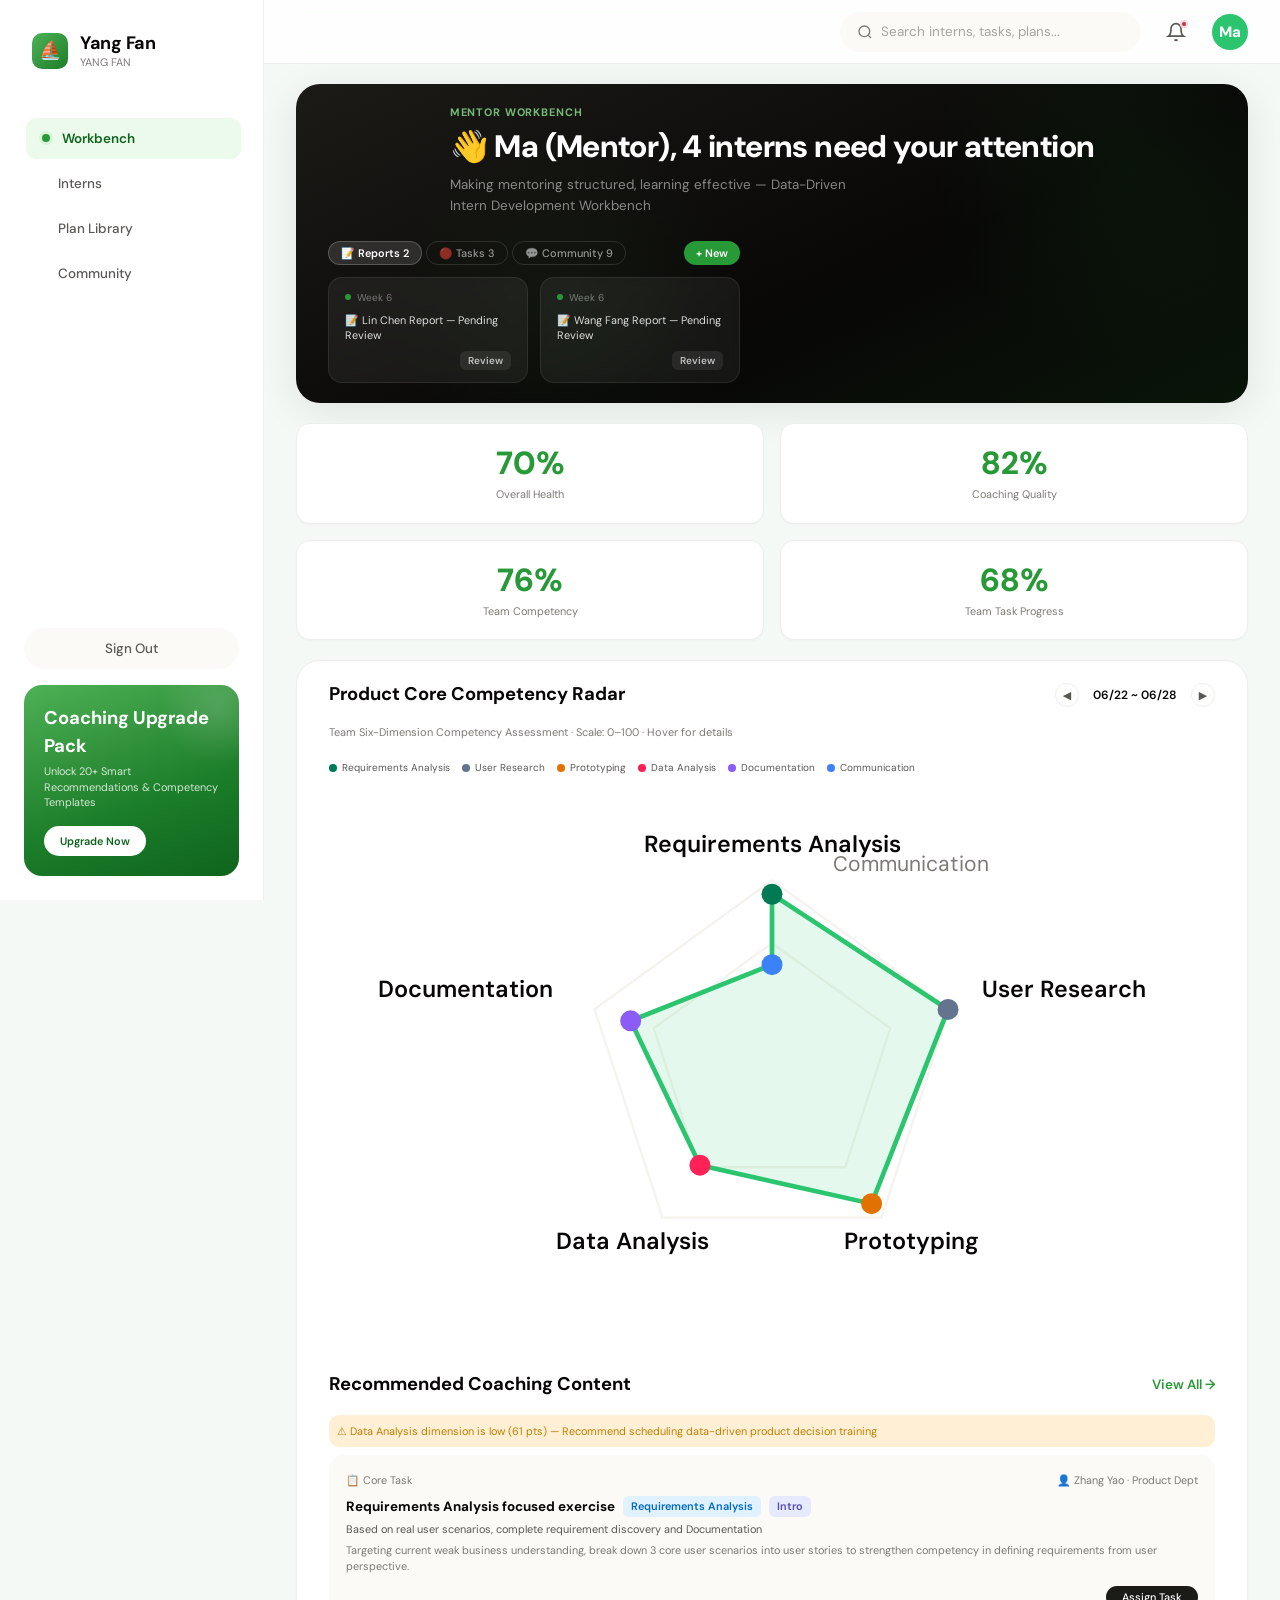
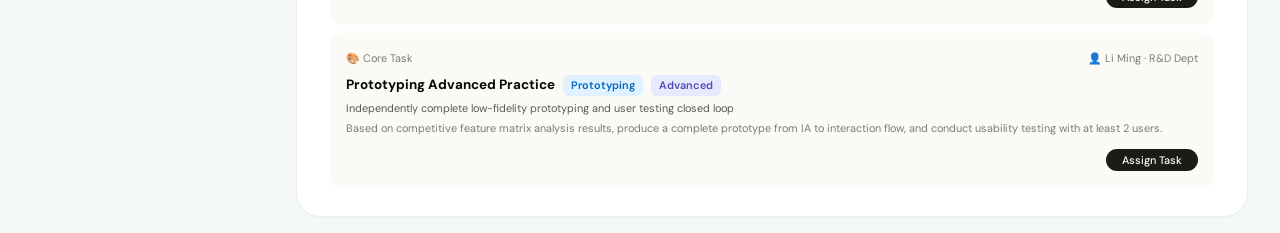
<file: mentor_dashboard.html>
<!DOCTYPE html>
<html lang="en">
<head>
<meta charset="UTF-8">
<meta name="viewport" content="width=device-width, initial-scale=1.0">
<title>Yang Fan</title>
<link rel="preconnect" href="https://fonts.googleapis.com">
<link rel="preconnect" href="https://fonts.gstatic.com" crossorigin>
<link href="https://fonts.googleapis.com/css2?family=DM+Sans:opsz,wght@9..40,400;9..40,500;9..40,600;9..40,700;9..40,800&display=swap" rel="stylesheet">
<style>
/* ================================================================
  YANG FAN · MENTOR WORKBENCH V3 — Modern Minimalist Design System
  Design Tokens: OKLCH Color Space · 8pt Grid · DM Sans · ease-out
  ================================================================ */
:root {
 /* ── Spring Green Palette (OKLCH) ── */
 --green-50: oklch(0.97 0.025 145);
 --green-100: oklch(0.94 0.05 145);
 --green-200: oklch(0.88 0.09 145);
 --green-300: oklch(0.78 0.13 145);
 --green-400: oklch(0.68 0.16 145);
 --green-500: oklch(0.60 0.17 145);
 --green-600: oklch(0.52 0.15 145);
 --green-700: oklch(0.44 0.13 145);
 --green-800: oklch(0.36 0.10 145);
 --green-900: oklch(0.28 0.08 145);

 /* ── Warm Neutrals ── */
 --neutral-0:  oklch(1 0 0);
 --neutral-50: oklch(0.985 0.004 96);
 --neutral-100: oklch(0.965 0.007 96);
 --neutral-200: oklch(0.92 0.010 96);
 --neutral-300: oklch(0.86 0.012 96);
 --neutral-400: oklch(0.72 0.012 96);
 --neutral-500: oklch(0.58 0.012 96);
 --neutral-600: oklch(0.46 0.010 96);
 --neutral-700: oklch(0.34 0.008 96);
 --neutral-800: oklch(0.22 0.006 96);
 --neutral-900: oklch(0.13 0.004 96);

 /* ── Semantic Aliases ── */
 --bg-app:    oklch(0.978 0.006 145);
 --bg-card:    var(--neutral-0);
 --bg-header:   oklch(1 0 0 / 0.82);
 --bg-stat:    var(--neutral-50);
 --bg-rec:     var(--neutral-50);
 --bg-nav-active: var(--green-50);
 --bg-sidebar:   var(--neutral-0);

 --primary:     var(--green-500);
 --primary-hover:  var(--green-600);
 --primary-light:  var(--green-50);
 --primary-text:  var(--green-700);

 --text-primary:  var(--neutral-900);
 --text-secondary: var(--neutral-600);
 --text-muted:   var(--neutral-500);
 --text-placeholder:var(--neutral-400);

 --border:     oklch(0.91 0.008 145);
 --border-light:  oklch(0.95 0.005 145);

 --danger:     oklch(0.55 0.19 18);
 --danger-light:  oklch(0.96 0.02 18);
 --warning:     oklch(0.65 0.14 75);
 --warning-light:  oklch(0.96 0.04 75);
 --info:      oklch(0.52 0.16 250);
 --info-light:   oklch(0.95 0.03 250);
 --purple:     oklch(0.48 0.16 280);
 --purple-light:  oklch(0.94 0.03 280);

 /* ── Shadows (Layered, Subtle) ── */
 --shadow-xs: 0 1px 2px oklch(0 0 0 / 0.03);
 --shadow-sm: 0 2px 8px oklch(0 0 0 / 0.05);
 --shadow-md: 0 4px 20px oklch(0 0 0 / 0.07);
 --shadow-lg: 0 8px 40px oklch(0 0 0 / 0.09);
 --shadow-xl: 0 16px 60px oklch(0 0 0 / 0.12);
 --shadow-sidebar: 12px 0 32px oklch(0 0 0 / 0.06);

 /* ── Typography (DM Sans + System) ── */
 --font: 'DM Sans', system-ui, -apple-system, sans-serif;
 --font-heading: 'DM Sans', system-ui, sans-serif;

 /* ── Fluid Typography Scale (1.25 ratio) ── */
 --text-xs:  clamp(0.625rem, 0.6rem + 0.1vw, 0.75rem);  /* 10-12px */
 --text-sm:  clamp(0.75rem, 0.72rem + 0.15vw, 0.875rem); /* 12-14px */
 --text-base: clamp(0.875rem, 0.85rem + 0.2vw, 1rem);   /* 14-16px */
 --text-lg:  clamp(1rem, 0.95rem + 0.25vw, 1.25rem);   /* 16-20px */
 --text-xl:  clamp(1.125rem, 1.05rem + 0.4vw, 1.5rem);  /* 18-24px */
 --text-2xl: clamp(1.25rem, 1.15rem + 0.5vw, 1.75rem);  /* 20-28px */
 --text-3xl: clamp(1.5rem, 1.3rem + 0.8vw, 2.25rem);   /* 24-36px */
 --text-4xl: clamp(1.75rem, 1.4rem + 1.2vw, 3rem);    /* 28-48px */

 --leading-tight: 1.2;
 --leading-normal: 1.5;
 --leading-relaxed:1.7;

 /* ── Spacing (8pt Grid) ── */
 --sp-1: 4px;
 --sp-2: 8px;
 --sp-3: 12px;
 --sp-4: 16px;
 --sp-5: 20px;
 --sp-6: 24px;
 --sp-8: 32px;
 --sp-10: 40px;
 --sp-12: 48px;
 --sp-16: 64px;
 --sp-20: 80px;

 /* ── Border Radii ── */
 --r-sm:  6px;
 --r-md:  10px;
 --r-lg:  14px;
 --r-xl:  18px;
 --r-2xl: 24px;
 --r-full: 9999px;

 /* ── Animation Tokens ── */
 --ease-out:  cubic-bezier(0.16, 1, 0.3, 1);
 --ease-in-out:cubic-bezier(0.65, 0, 0.35, 1);
 --ease-std:  cubic-bezier(0.4, 0, 0.2, 1);
 --dur-fast:  120ms;
 --dur-normal: 200ms;
 --dur-slow:  350ms;
 --dur-page:  400ms;

 /* ── Layout ── */
 --sidebar-w: 264px;
 --topbar-h: 64px;
 --content-max: 1280px;
}

/* ── prefers-reduced-motion ── */
@media (prefers-reduced-motion: reduce) {
 *, *::before, *::after {
  animation-duration: 0.01ms !important;
  animation-iteration-count: 1 !important;
  transition-duration: 0.01ms !important;
 }
}

/* ================================================================
  RESET & BASE
  ================================================================ */
*,*::before,*::after{box-sizing:border-box;margin:0;padding:0}
html{font-size:16px;-webkit-font-smoothing:antialiased;-moz-osx-font-smoothing:grayscale}
body{
 font-family:var(--font);
 background:var(--bg-app);
 color:var(--text-primary);
 line-height:var(--leading-normal);
 display:flex;
 min-height:100vh;
 overflow-x:hidden;
}
::-webkit-scrollbar{width:4px;height:4px}
::-webkit-scrollbar-track{background:transparent}
::-webkit-scrollbar-thumb{background:var(--neutral-300);border-radius:2px}
::selection{background:var(--green-100);color:var(--green-800)}

/* ================================================================
  SIDEBAR — Refined, Minimal
  ================================================================ */
.sidebar{
 width:var(--sidebar-w);
 min-height:100vh;
 background:var(--bg-sidebar);
 position:fixed;top:0;left:0;bottom:0;z-index:100;
 display:flex;flex-direction:column;
 padding:var(--sp-6);
 border-right:1px solid var(--border-light);
}
.sidebar-brand{
 display:flex;align-items:center;gap:var(--sp-3);
 padding:var(--sp-2) var(--sp-2) var(--sp-6);
}
.sidebar-brand .logo-icon{
 width:36px;height:36px;
 background:linear-gradient(135deg,var(--green-400),var(--green-600));
 border-radius:var(--r-md);
 display:flex;align-items:center;justify-content:center;
 color:#fff;font-weight:800;font-size:18px;
 flex-shrink:0;
}
.sb-info h1{font-size:18px;font-weight:700;color:var(--text-primary);letter-spacing:-0.3px;line-height:1.3;font-family:var(--font-heading)}
.sb-info span{font-size:var(--text-xs);color:var(--text-muted);line-height:1.3;display:block}

.sidebar-nav{flex:1;padding-top:var(--sp-6);display:flex;flex-direction:column;gap:var(--sp-1)}
.nav-item{
 display:flex;align-items:center;gap:var(--sp-3);
 padding:var(--sp-3) var(--sp-4);
 border-radius:var(--r-md);
 cursor:pointer;
 transition:all var(--dur-fast) var(--ease-std);
 color:var(--text-secondary);
 font-weight:500;font-size:var(--text-sm);
 border:none;background:none;
 width:100%;font-family:var(--font);
 text-align:left;
}
.nav-item .nav-dot{width:6px;height:6px;border-radius:50%;background:transparent;transition:all var(--dur-fast) var(--ease-std);flex-shrink:0}
.nav-item{transition:all var(--dur-normal) var(--ease-std)}
.nav-item:hover{background:var(--neutral-50);color:var(--text-primary);transform:translateX(2px)}
.nav-item:hover .nav-dot{background:var(--neutral-300);transform:scale(1.3)}
.nav-item.active{background:var(--green-50);color:var(--primary-text);font-weight:600;transform:translateX(2px)}
.nav-item.active .nav-dot{background:var(--primary);width:8px;height:8px;box-shadow:0 0 0 3px var(--green-100);transform:scale(1)}

.btn-logout{
 display:flex;align-items:center;justify-content:center;gap:var(--sp-2);
 padding:var(--sp-3) var(--sp-5);
 background:var(--neutral-50);color:var(--text-secondary);
 border:none;border-radius:var(--r-full);
 cursor:pointer;font-weight:500;font-size:var(--text-sm);
 font-family:var(--font);transition:all var(--dur-fast) var(--ease-std);
 margin-bottom:var(--sp-4);width:100%;
}
.btn-logout:hover{background:var(--neutral-100);color:var(--text-primary)}

.sidebar-bottom{
 background:linear-gradient(160deg,var(--green-400),var(--green-600) 60%,var(--green-700));
 border-radius:var(--r-xl);
 padding:var(--sp-5);
 color:#fff;flex-shrink:0;
 position:relative;overflow:hidden;
}
.sidebar-bottom::before{
 content:'';position:absolute;top:-40px;right:-40px;
 width:120px;height:120px;
 background:radial-gradient(circle,oklch(1 0 0 / 0.15) 0%,transparent 70%);
 border-radius:50%;
}
.sidebar-bottom h3{font-size:var(--text-lg);font-weight:700;margin-bottom:var(--sp-1);color:#fff;position:relative;font-family:var(--font-heading)}
.sidebar-bottom p{font-size:var(--text-xs);color:oklch(1 0 0 / 0.8);margin-bottom:var(--sp-4);line-height:1.4;position:relative}
.btn-white-pill{
 padding:var(--sp-2) var(--sp-4);
 background:#fff;color:var(--green-700);
 border:none;border-radius:var(--r-full);
 font-size:var(--text-xs);font-weight:600;
 cursor:pointer;font-family:var(--font);
 transition:all var(--dur-fast) var(--ease-std);
 position:relative;
}
.btn-white-pill:hover{transform:translateY(-1px);box-shadow:0 4px 16px oklch(0 0 0 / 0.12)}
.btn-white-pill:active{transform:translateY(0) scale(0.97)}

/* ================================================================
  MAIN CONTENT AREA
  ================================================================ */
.main{flex:1;margin-left:var(--sidebar-w);min-height:100vh;display:flex;flex-direction:column}

/* ================================================================
  TOPBAR — Glassmorphism
  ================================================================ */
.topbar{
 background:var(--bg-header);
 backdrop-filter:blur(16px) saturate(180%);
 -webkit-backdrop-filter:blur(16px) saturate(180%);
 border-bottom:1px solid var(--border-light);
 height:var(--topbar-h);
 display:flex;align-items:center;gap:var(--sp-4);
 padding:0 var(--sp-8);
 position:sticky;top:0;z-index:50;
}
.topbar-spacer{flex:1}
.search-box{
 flex:0 0 300px;height:40px;
 background:var(--neutral-50);
 border:1px solid transparent;
 border-radius:var(--r-full);
 display:flex;align-items:center;gap:var(--sp-2);
 padding:0 var(--sp-4);
 transition:all var(--dur-normal) var(--ease-std);
}
.search-box:focus-within{
 background:var(--neutral-0);
 border-color:var(--green-300);
 box-shadow:0 0 0 3px var(--green-50);
}
.search-box svg{width:16px;height:16px;color:var(--text-muted);flex-shrink:0}
.search-box input{border:none;background:transparent;outline:none;font-size:var(--text-sm);color:var(--text-primary);width:100%;font-family:var(--font)}
.search-box input::placeholder{color:var(--text-placeholder)}
.topbar-btn{
 width:40px;height:40px;border-radius:50%;border:none;
 background:transparent;
 display:flex;align-items:center;justify-content:center;
 cursor:pointer;transition:all var(--dur-fast) var(--ease-std);
 flex-shrink:0;position:relative;color:var(--text-secondary);
}
.topbar-btn:hover{background:var(--neutral-50);color:var(--text-primary)}
.topbar-btn:active{transform:scale(0.95)}
.topbar-btn svg{width:20px;height:20px}
.notif-dot{
 position:absolute;top:8px;right:8px;
 width:8px;height:8px;
 background:var(--danger);border-radius:50%;
 border:2px solid var(--bg-header);
}
.topbar-avatar{
 width:36px;height:36px;border-radius:50%;
 background:#2cc56f;
 cursor:pointer;border:3px solid #2cc56f;
 transition:all var(--dur-fast) var(--ease-std);
 display:flex;align-items:center;justify-content:center;
 font-weight:800;font-size:15px;color:#fff;
 flex-shrink:0;font-family:var(--font-heading);
}
.topbar-avatar:hover{border-color:#16a34a;transform:scale(1.05)}
.topbar-avatar:active{transform:scale(0.95)}

/* ================================================================
  PAGE TRANSITIONS
  ================================================================ */
.page{display:none;padding:var(--sp-8);flex-direction:column;gap:var(--sp-6);flex:1;max-width:var(--content-max)}
.page.active{display:flex;animation:pageEnter var(--dur-page) var(--ease-std) both}
@keyframes pageEnter{from{opacity:0;transform:translateY(8px)}to{opacity:1;transform:translateY(0)}}

/* ================================================================
  ENTRY ANIMATIONS (Staggered)
  ================================================================ */
.a-up{animation:a-fadeUp var(--dur-slow) var(--ease-std) both}
@keyframes a-fadeUp{from{opacity:0;transform:translateY(10px)}to{opacity:1;transform:translateY(0)}}
@keyframes pulse{0%,100%{opacity:1}50%{opacity:.5}}
.a-up.d1{animation-delay:.04s}.a-up.d2{animation-delay:.08s}.a-up.d3{animation-delay:.12s}.a-up.d4{animation-delay:.16s}.a-up.d5{animation-delay:.20s}

/* ================================================================
  SHARED COMPONENTS
  ================================================================ */
/* ── Section Header ── */
.section-head{display:flex;align-items:center;justify-content:space-between;margin-bottom:var(--sp-4)}
.section-head h3{font-size:var(--text-lg);font-weight:700;color:var(--text-primary);font-family:var(--font-heading)}
.section-head .more{font-size:var(--text-sm);color:var(--primary);cursor:pointer;font-weight:600;transition:opacity var(--dur-fast)}
.section-head .more:hover{opacity:.7}

/* ── Page Title ── */
.page-title-row{margin-bottom:var(--sp-4);padding-bottom:var(--sp-3);border-bottom:1px solid var(--border-light)}
.page-title-row h3{font-size:var(--text-2xl);font-weight:700;color:var(--text-primary);font-family:var(--font-heading)}
.page-title-row p{font-size:var(--text-sm);color:var(--text-muted);margin-top:var(--sp-1)}

/* ── Gradient Divider ── */
.grad-divider{height:1px;background:linear-gradient(90deg,transparent,var(--border-light) 20%,var(--border-light) 80%,transparent);margin:var(--sp-5) 0}

/* ── Badge ── */
.badge-sm{
 background:var(--neutral-50);padding:2px var(--sp-3);
 border-radius:var(--r-full);font-size:var(--text-xs);color:var(--text-muted);
 font-weight:500;
}

/* ── Tags ── */
.tag{padding:3px var(--sp-2);border-radius:var(--r-sm);font-size:var(--text-xs);line-height:1.4;font-weight:600}
.tag.green{background:var(--green-50);color:var(--primary-text)}
.tag.blue{background:var(--info-light);color:var(--info)}
.tag.purple{background:var(--purple-light);color:var(--purple)}
.tag.orange{background:var(--warning-light);color:var(--warning)}
.tag.red{background:var(--danger-light);color:var(--danger)}

/* ── Buttons ── */
.btn-primary{
 padding:var(--sp-2) var(--sp-5);
 background:var(--primary);color:#fff;
 border:none;border-radius:var(--r-full);
 font-size:var(--text-sm);font-weight:600;
 cursor:pointer;font-family:var(--font);
 transition:all var(--dur-fast) var(--ease-std);
 display:inline-flex;align-items:center;justify-content:center;gap:var(--sp-2);
}
.btn-primary:hover{background:var(--primary-hover);transform:translateY(-1px);box-shadow:0 4px 16px oklch(0.6 0.17 145 / 0.3)}
.btn-primary:active{transform:translateY(0) scale(0.97)}
.btn-ghost{
 padding:var(--sp-2) var(--sp-4);
 background:transparent;color:var(--text-secondary);
 border:1px solid var(--border);border-radius:var(--r-full);
 font-size:var(--text-sm);font-weight:500;
 cursor:pointer;font-family:var(--font);
 transition:all var(--dur-fast) var(--ease-std);
 display:inline-flex;align-items:center;justify-content:center;gap:var(--sp-2);
}
.btn-ghost:hover{background:var(--neutral-50);color:var(--text-primary);border-color:var(--neutral-300)}
.btn-ghost:active{transform:scale(0.97)}
.btn-pill-dark{
 padding:var(--sp-1) var(--sp-4);
 background:var(--neutral-800);color:#fff;
 border:none;border-radius:var(--r-full);
 font-size:var(--text-xs);font-weight:500;
 cursor:pointer;font-family:var(--font);
 transition:all var(--dur-fast) var(--ease-std);
}
.btn-pill-dark:hover{background:var(--neutral-900);transform:translateY(-1px)}

/* ── Card Polish ── */
.card-hover{transition:all var(--dur-normal) var(--ease-std);border:1px solid var(--border-light)}
.card-hover:hover{box-shadow:var(--shadow-md);transform:translateY(-2px);border-color:var(--border)}

/* ── Status Badges ── */
.st-badge{
 display:inline-flex;align-items:center;justify-content:center;
 padding:3px var(--sp-3);border-radius:var(--r-full);
 font-size:var(--text-xs);font-weight:600;white-space:nowrap;
 font-family:var(--font);
}
.st-badge.orange{background:var(--danger-light);color:var(--danger)}
.st-badge.blue{background:var(--info-light);color:var(--info)}
.st-badge.green{background:var(--green-50);color:var(--primary-text)}
.st-badge.gray{background:var(--neutral-50);color:var(--text-muted)}
.st-badge.purple{background:var(--purple-light);color:var(--purple)}

/* ── Risk Tags ── */
.risk-tag{padding:3px var(--sp-3);border-radius:var(--r-full);font-size:var(--text-xs);font-weight:600;display:inline-block}
.risk-tag.hi{background:var(--danger-light);color:var(--danger)}
.risk-tag.lo{background:var(--green-50);color:var(--primary-text)}
.risk-tag.med{background:var(--warning-light);color:var(--warning)}
.fit-bar{width:80px;height:5px;background:var(--neutral-100);border-radius:3px;overflow:hidden}
.fit-fill{height:100%;background:var(--primary);border-radius:3px;width:0;transition:width 1s var(--ease-out)}

/* ================================================================
  PAGE 1: DASHBOARD — Hero + Inline Todo
  ================================================================ */
.hero-card{
 background:linear-gradient(155deg,var(--neutral-800) 0%,var(--neutral-900) 60%,oklch(0.18 0.03 145) 100%);
 border-radius:var(--r-2xl);padding:var(--sp-5) var(--sp-8);
 box-shadow:var(--shadow-lg);
 position:relative;overflow:hidden;
}
.hero-card::after{
 content:'';position:absolute;top:-120px;right:-80px;
 width:400px;height:400px;
 background:radial-gradient(circle,var(--green-500) 0%,transparent 70%);
 opacity:.08;border-radius:50%;pointer-events:none;
}
.hero-card::before{
 content:'';position:absolute;bottom:-80px;left:10%;
 width:350px;height:350px;
 background:radial-gradient(circle,var(--green-400) 0%,transparent 70%);
 opacity:.06;border-radius:50%;pointer-events:none;
}
.hero-grid{display:flex;gap:var(--sp-6);position:relative;z-index:1;align-items:flex-start}
.hero-left{flex:1;display:flex;flex-direction:column;justify-content:center;align-self:center}
.hero-tag{font-size:var(--text-xs);font-weight:700;color:var(--green-300);text-transform:uppercase;letter-spacing:.08em;margin-bottom:var(--sp-2);opacity:.9}
.hero-title{font-size:var(--text-3xl);font-weight:800;color:#fff;line-height:var(--leading-tight);font-family:var(--font-heading);letter-spacing:-0.02em}
.hero-desc{font-size:var(--text-sm);color:oklch(1 0 0 / 0.5);line-height:1.6;margin-top:var(--sp-2);max-width:420px}

/* ── Hero Right: Inline Todo ── */
.hero-todo-panel{flex:0 0 440px;display:flex;flex-direction:column;gap:var(--sp-3)}
.hero-todo-tabs{display:flex;gap:var(--sp-1)}
.hero-todo-tab{
 padding:var(--sp-1) var(--sp-3);border-radius:var(--r-full);
 font-size:var(--text-xs);border:1px solid oklch(1 0 0 / 0.12);
 cursor:pointer;font-family:var(--font);background:transparent;
 color:oklch(1 0 0 / 0.55);transition:all var(--dur-fast) var(--ease-std);
 font-weight:500;white-space:nowrap;
}
.hero-todo-tab:hover{background:oklch(1 0 0 / 0.06);color:oklch(1 0 0 / 0.8)}
.hero-todo-tab.active{background:oklch(1 0 0 / 0.12);color:#fff;border-color:oklch(1 0 0 / 0.2);font-weight:600}
.hero-todo-cards{display:flex;gap:var(--sp-3);flex-wrap:wrap}
.hero-todo-card{
 flex:1;min-width:120px;max-width:200px;
 background:oklch(1 0 0 / 0.06);
 border:1px solid oklch(1 0 0 / 0.08);
 border-radius:var(--r-lg);padding:var(--sp-3) var(--sp-4);
 cursor:pointer;transition:all var(--dur-fast) var(--ease-std);
 backdrop-filter:blur(4px);display:flex;flex-direction:column;gap:var(--sp-2);
 position:relative;overflow:hidden;
}
.hero-todo-card:hover{background:oklch(1 0 0 / 0.1);border-color:oklch(1 0 0 / 0.15);transform:translateY(-1px)}
.hero-todo-card .ht-dot{width:6px;height:6px;border-radius:50%;flex-shrink:0}
.hero-todo-card .ht-dot.urgent{background:var(--danger)}
.hero-todo-card .ht-dot.normal{background:var(--primary)}
.hero-todo-card .ht-text{font-size:var(--text-xs);color:oklch(1 0 0 / 0.85);line-height:1.4;overflow:hidden;display:-webkit-box;-webkit-line-clamp:2;-webkit-box-orient:vertical}
.hero-todo-card .ht-action{font-size:10px;font-weight:600;color:oklch(1 0 0 / 0.7);align-self:flex-end;padding:2px var(--sp-2);background:oklch(1 0 0 / 0.08);border-radius:var(--r-sm);transition:all var(--dur-fast)}
.hero-todo-card:hover .ht-action{background:var(--primary);color:#fff}
.hero-todo-cat{display:none;flex-wrap:wrap;gap:var(--sp-3)}
.hero-todo-cat.active{display:flex}

.stats-row{display:grid;grid-template-columns:repeat(4,1fr);gap:var(--sp-4)}
.stat-card-dash{
 background:var(--bg-card);border:1px solid var(--border-light);
 border-radius:var(--r-lg);padding:var(--sp-5);
 text-align:center;cursor:pointer;
 box-shadow:var(--shadow-xs);
 transition:all var(--dur-normal) var(--ease-out);
}
.stat-card-dash:hover{transform:translateY(-2px);box-shadow:var(--shadow-md)}
.stat-card-dash:active{transform:scale(0.98)}
.stat-card-dash .val{font-size:clamp(1.5rem,3vw,2rem);font-weight:800;color:var(--primary);line-height:1.2;font-family:var(--font-heading)}
.stat-card-dash .lbl{font-size:var(--text-xs);color:var(--text-muted);margin-top:var(--sp-1)}

.analysis-card{
 background:var(--bg-card);border:1px solid var(--border-light);
 border-radius:var(--r-2xl);box-shadow:var(--shadow-xs);padding:var(--sp-5) var(--sp-8);
 transition:all var(--dur-normal) var(--ease-std);
}
.analysis-card:hover{box-shadow:var(--shadow-sm)}
.analysis-grid{display:flex;gap:var(--sp-6)}
.analysis-left{flex:0 0 380px}
.analysis-right{flex:1}
.radar-legend{display:flex;flex-wrap:wrap;gap:var(--sp-4);margin-bottom:var(--sp-3);font-size:var(--text-xs)}
.radar-legend .l1{color:var(--green-700)}.radar-legend .l2{color:var(--info)}.radar-legend .l3{color:var(--warning)}.radar-legend .l4{color:var(--danger)}
.rec-warn{font-size:var(--text-xs);color:var(--warning);line-height:1.5;margin-bottom:var(--sp-2);padding:var(--sp-2);background:var(--warning-light);border-radius:var(--r-md)}
.rec-card{
 background:var(--neutral-50);border:1px solid transparent;
 border-radius:var(--r-lg);padding:var(--sp-4);margin-bottom:var(--sp-2);
 transition:all var(--dur-fast) var(--ease-std);cursor:pointer;
}
.rec-card:hover{border-color:var(--border);box-shadow:var(--shadow-sm)}
.rec-card-top{display:flex;justify-content:space-between;font-size:var(--text-xs);color:var(--text-muted);margin-bottom:var(--sp-2)}
.rec-card-title{font-size:var(--text-sm);font-weight:700;color:var(--text-primary);display:flex;align-items:center;gap:var(--sp-2);margin-bottom:var(--sp-1)}
.rec-voice{font-size:var(--text-xs);color:var(--text-secondary);margin-bottom:var(--sp-1)}
.rec-desc{font-size:var(--text-xs);color:var(--text-muted);line-height:1.5}
.rec-assign-row{display:flex;justify-content:flex-end;margin-top:var(--sp-3)}

/* ── Stacked Bar Chart (hr_v3 style for Competency Distribution) ── */
.stack-row{display:flex;align-items:center;gap:var(--sp-3);padding:var(--sp-3) 0}
.stack-row .st-label{width:56px;font-size:var(--text-xs);font-weight:600;color:var(--text-primary);flex-shrink:0;text-align:right}
.stack-row .st-bar{flex:1;height:32px;display:flex;gap:4px}
.stack-row .st-seg{height:100%;transition:filter var(--dur-fast)}
.stack-row .st-seg:hover{filter:brightness(1.15)}
.stack-row .st-seg:first-child{border-radius:6px 0 0 6px}.stack-row .st-seg:last-child{border-radius:0 6px 6px 0}
.stack-row .st-val{width:40px;font-size:var(--text-xs);font-weight:600;color:var(--text-secondary);flex-shrink:0;text-align:right}

/* ── Shared Table & Cell (used by Page 2) ── */
.table-card{
 flex:1;background:var(--bg-card);border:1px solid var(--border-light);
 border-radius:var(--r-2xl);box-shadow:var(--shadow-xs);padding:var(--sp-6);
}
.table-hd{display:flex;justify-content:space-between;align-items:center;margin-bottom:var(--sp-4)}
.table-hd h3{font-size:var(--text-lg);font-weight:700;color:var(--text-primary);font-family:var(--font-heading)}
.styled-table{width:100%;border-collapse:collapse}
.styled-table th{text-align:left;padding:var(--sp-2) var(--sp-3);font-size:var(--text-xs);font-weight:600;color:var(--text-muted);border-bottom:1px solid var(--border-light);text-transform:uppercase;letter-spacing:.03em}
.styled-table td{padding:var(--sp-3);font-size:var(--text-sm)}
.styled-table tbody tr{border-radius:var(--r-md);transition:all var(--dur-fast) var(--ease-std);cursor:pointer}
.styled-table tbody tr:hover{background:var(--neutral-50)}
.stu-cell{display:flex;align-items:center;gap:var(--sp-3)}
.stu-av{width:32px;height:32px;border-radius:50%;display:flex;align-items:center;justify-content:center;flex-shrink:0;font-weight:700;font-size:13px;color:#fff;background:#2cc56f;font-family:var(--font-heading)}
.stu-name{font-weight:600;font-size:var(--text-sm);color:var(--text-primary)}
.stu-role{font-size:var(--text-xs);color:var(--text-muted)}
.score{font-weight:700;font-size:var(--text-sm);color:var(--text-primary)}
.trend-txt{font-size:var(--text-xs);color:var(--text-muted);max-width:140px;white-space:nowrap;overflow:hidden;text-overflow:ellipsis}

/* ================================================================
  PAGE 2: INTERNS
  ================================================================ */
.p2-grid{display:grid;grid-template-columns:repeat(3,1fr);gap:var(--sp-4)}
.p2-card{
 background:var(--bg-card);border:1px solid var(--border-light);
 border-radius:var(--r-xl);box-shadow:var(--shadow-xs);padding:var(--sp-6);
 transition:all var(--dur-normal) var(--ease-std);
}
.p2-card:hover{box-shadow:var(--shadow-sm);transform:translateY(-2px)}
.p2-card h4{font-size:var(--text-base);font-weight:700;margin-bottom:var(--sp-4);color:var(--text-primary);font-family:var(--font-heading)}
.risk-map{position:relative;height:200px}
.risk-dot-item{position:absolute;display:flex;align-items:center;gap:6px;font-size:var(--text-xs)}
.trend-up{color:var(--primary)}.trend-down{color:var(--danger)}.trend-stable{color:var(--text-muted)}

/* ================================================================
  PAGE 4: SOLUTION LIBRARY
  ================================================================ */
.view-tabs{display:flex;align-items:center;gap:var(--sp-2)}
.view-tab{
 padding:var(--sp-2) var(--sp-4);border-radius:var(--r-full);
 font-size:var(--text-sm);font-weight:500;cursor:pointer;border:none;
 background:var(--neutral-50);color:var(--text-secondary);
 transition:all var(--dur-fast) var(--ease-std);
 font-family:var(--font);text-transform:capitalize;
}
.view-tab.active{background:var(--neutral-800);color:#fff}
.view-tab.active span{filter:brightness(0) invert(1)}
.view-tab:hover:not(.active){background:var(--neutral-100)}

.task-table-card{
 background:var(--bg-card);border:1px solid var(--border-light);
 border-radius:var(--r-2xl);box-shadow:var(--shadow-xs);padding:var(--sp-6);
 transition:all var(--dur-normal) var(--ease-std);
}
.task-table-card:hover{box-shadow:var(--shadow-sm)}
.section-title-row{display:flex;justify-content:space-between;align-items:center;margin-bottom:var(--sp-4)}
.section-title-row .ttl{font-weight:700;font-size:var(--text-lg);color:var(--text-primary);font-family:var(--font-heading)}
.section-title-row .more{font-size:var(--text-sm);color:var(--primary);cursor:pointer;font-weight:600}
.section-title-row .more:hover{opacity:.7}

.rich-table{width:100%;border-collapse:collapse}
.rich-table th{text-align:left;padding:var(--sp-3) var(--sp-4);font-size:var(--text-xs);font-weight:600;color:var(--text-muted);border-bottom:1px solid var(--border-light);font-family:var(--font)}
.rich-table td{padding:var(--sp-3) var(--sp-4);font-size:var(--text-sm);color:var(--text-primary);font-family:var(--font);vertical-align:middle}
.rich-table tbody tr{transition:all var(--dur-fast) var(--ease-std);cursor:pointer}
.rich-table tbody tr:hover{background:var(--neutral-50)}
.rich-table tbody tr:not(:last-child){border-bottom:1px solid var(--border-light)}
#internTableBody tr{transition:background var(--dur-fast) var(--ease-std);cursor:pointer}
#internTableBody tr:hover{background:oklch(0.56 0.13 145 / 0.04)}
.intern-name-btn{font-weight:600;font-size:var(--text-sm);font-family:var(--font);color:var(--primary);cursor:pointer;background:none;border:none;padding:0;text-align:left;transition:color var(--dur-fast)}
.intern-name-btn:hover{color:var(--primary-hover);text-decoration:underline}
.dt-overdue{color:var(--danger);font-weight:600}
.check-cell{width:22px;height:22px;border:2px solid var(--neutral-300);border-radius:var(--r-sm);cursor:pointer;display:inline-flex;align-items:center;justify-content:center;font-size:12px;transition:all var(--dur-fast) var(--ease-std)}
.check-cell:hover{border-color:var(--primary)}
.check-cell.checked{background:var(--primary);border-color:var(--primary);color:#fff}

/* ── Board View ── */
.board-rich{display:flex;gap:var(--sp-5);overflow-x:auto;padding-bottom:var(--sp-2)}
.br-col{min-width:300px;flex:1;display:flex;flex-direction:column;gap:var(--sp-4)}
.br-col-ttl{font-weight:700;font-size:var(--text-base);color:var(--text-primary);font-family:var(--font-heading)}
.br-card{
 background:var(--bg-card);border:1px solid var(--border-light);
 border-radius:var(--r-lg);padding:var(--sp-5);
 display:flex;flex-direction:column;gap:var(--sp-3);
 box-shadow:var(--shadow-xs);position:relative;
 transition:all var(--dur-normal) var(--ease-std);
}
.br-card:hover{box-shadow:var(--shadow-md);transform:translateY(-2px);border-color:var(--border)}
.br-card .cb{width:20px;height:20px;border:1.5px solid var(--neutral-300);border-radius:var(--r-sm);display:inline-flex;align-items:center;justify-content:center;cursor:pointer;flex-shrink:0;font-size:12px;transition:all var(--dur-fast)}
.br-card .cb.on{background:var(--primary);border-color:var(--primary);color:#fff}
.br-card .dots{position:absolute;right:var(--sp-4);top:var(--sp-5);cursor:pointer;display:flex;flex-direction:column;gap:3px}
.br-card .dots span{width:4px;height:4px;background:var(--neutral-400);border-radius:50%}
.br-card-title{font-weight:700;font-size:var(--text-base);color:var(--text-primary);padding-right:20px;font-family:var(--font-heading)}
.br-tags{display:flex;gap:var(--sp-2);flex-wrap:wrap}
.br-tag{padding:3px var(--sp-3);border-radius:var(--r-full);font-size:var(--text-xs);font-weight:600;white-space:nowrap;font-family:var(--font)}
.br-desc{font-size:var(--text-sm);color:var(--text-secondary);line-height:1.5}
.br-imgs{display:flex;gap:6px}
.br-footer{display:flex;align-items:center;justify-content:space-between}
.br-avs{display:flex;align-items:center}
.br-avs .av{width:26px;height:26px;border-radius:50%;border:2px solid #fff;margin-left:-6px;flex-shrink:0}
.br-avs .av:first-child{margin-left:0}
.br-avs .more-av{width:26px;height:26px;border-radius:50%;background:var(--neutral-100);display:flex;align-items:center;justify-content:center;font-size:10px;color:var(--text-muted);margin-left:-6px;border:2px solid #fff}
.br-stats{display:flex;align-items:center;gap:6px;font-size:var(--text-xs);color:var(--text-muted)}
.br-note{font-size:var(--text-sm);color:var(--text-muted);font-weight:500}

/* ── Timeline View ── */
.tl-rich{display:flex;background:var(--bg-card);border:1px solid var(--border-light);border-radius:var(--r-2xl);box-shadow:var(--shadow-xs);overflow:hidden;min-height:500px}
.tl-rsb{width:180px;flex-shrink:0;padding:var(--sp-5);display:flex;flex-direction:column;gap:var(--sp-6)}
.tl-rcat{padding:var(--sp-3) var(--sp-4);border-radius:var(--r-md);font-weight:600;font-size:var(--text-sm);color:var(--text-primary);cursor:pointer;display:flex;align-items:center;justify-content:space-between;font-family:var(--font);transition:all var(--dur-fast)}
.tl-rcat.active{background:var(--primary);color:#fff;box-shadow:0 4px 12px oklch(0.6 0.17 145 / 0.25)}
.tl-rcat:not(.active){border:1px solid var(--border-light)}
.tl-rcat:not(.active):hover{border-color:var(--primary);background:var(--green-50)}
.tl-rmain{flex:1;overflow-x:auto;position:relative}
.tl-rhead{display:flex;height:48px;border-bottom:1px solid var(--border-light);position:sticky;top:0;background:var(--bg-card);z-index:2}
.tl-rhead .dy{flex:1;min-width:44px;text-align:center;padding:14px 2px;font-weight:600;font-size:var(--text-sm);color:var(--text-muted);white-space:nowrap;font-family:var(--font)}
.tl-rhead .dy.today{background:var(--primary);color:#fff;border-radius:var(--r-sm)}
.tl-rbody{position:relative}
.tl-rrow{display:flex;height:64px;border-bottom:1px solid var(--border-light);position:relative}
.tl-rtime{width:80px;flex-shrink:0;text-align:right;padding:2px var(--sp-4) 0 0;font-size:var(--text-xs);color:var(--text-muted);font-weight:500;font-family:var(--font)}
.tl-rslots{flex:1;position:relative}
.tl-rbar{position:absolute;top:8px;height:48px;background:var(--bg-card);border:1px solid var(--border-light);border-radius:var(--r-md);display:flex;align-items:center;padding:0 var(--sp-4);gap:var(--sp-3);z-index:3;cursor:pointer;box-shadow:var(--shadow-xs);transition:all var(--dur-fast) var(--ease-std);font-family:var(--font)}
.tl-rbar:hover{box-shadow:var(--shadow-sm);transform:translateY(-1px)}
.tl-rbar .barttl{font-weight:600;font-size:var(--text-sm);color:var(--text-primary);white-space:nowrap;overflow:hidden;text-overflow:ellipsis}
.tl-rbar .bardots{flex-shrink:0;cursor:pointer;display:flex;flex-direction:column;gap:3px;margin-left:auto}
.tl-rbar .bardots span{width:4px;height:4px;background:var(--neutral-400);border-radius:50%}

/* ================================================================
  HR-STYLE TABLE (Page 2 Interns)
  ================================================================ */
.tbl-bar{display:flex;align-items:center;justify-content:space-between;flex-wrap:wrap;gap:var(--sp-3)}
.tbl-meta{font-size:var(--text-xs);color:var(--text-muted);margin-left:var(--sp-2);background:var(--neutral-50);padding:2px 10px;border-radius:var(--r-full)}
.tbl-sorts{display:flex;align-items:center;gap:6px}
.sbtn{height:30px;padding:0 14px;border-radius:var(--r-full);font-size:var(--text-xs);font-family:var(--font);cursor:pointer;transition:all var(--dur-fast);border:1px solid var(--border-light);background:var(--bg-card);color:var(--text-secondary);font-weight:500}
.sbtn:hover{background:var(--neutral-50);border-color:var(--border)}
.sbtn.on{background:var(--primary-light);border-color:var(--primary);color:var(--primary-text);font-weight:600}
.p2-table{background:var(--bg-card);border:1px solid var(--border-light);border-radius:var(--r-xl);overflow:hidden;box-shadow:var(--shadow-xs)}
.p2t{width:100%;border-collapse:collapse;font-size:var(--text-sm)}
.p2t th{text-align:left;padding:var(--sp-3);font-size:var(--text-xs);font-weight:600;color:var(--text-muted);background:var(--neutral-50);border-bottom:1px solid var(--border-light);white-space:nowrap}
.p2t td{padding:var(--sp-4) var(--sp-3);font-size:var(--text-sm);border-bottom:1px solid var(--border-light);white-space:nowrap}
.p2t tbody tr:last-child td{border-bottom:none}
.p2t .comp-dot{width:8px;height:8px;border-radius:50%;display:inline-block;margin-right:6px;flex-shrink:0}
.p2t .comp-dot.purple{background:var(--purple)}.p2t .comp-dot.green{background:var(--primary)}.p2t .comp-dot.amber{background:var(--warning)}.p2t .comp-dot.red{background:var(--danger)}
.p2t .comp-val{font-weight:700}
.p2t .badge-lv{display:inline-flex;padding:2px 10px;border-radius:var(--r-full);font-size:11px;font-weight:600}
.p2t .badge-lv.high{background:var(--green-50);color:var(--green-700)}.p2t .badge-lv.risk{background:var(--danger-light);color:var(--danger)}.p2t .badge-lv.warn{background:var(--warning-light);color:var(--warning)}.p2t .badge-lv.potential{background:var(--purple-light);color:var(--purple)}
.trend-up{color:var(--primary);font-weight:600}.trend-down{color:var(--danger);font-weight:600}.trend-flat{color:var(--text-muted)}
.stu-av-p2{width:28px;height:28px;border-radius:50%;display:inline-flex;align-items:center;justify-content:center;flex-shrink:0;font-weight:700;font-size:11px;color:#fff;vertical-align:middle;margin-right:var(--sp-2)}
.mentor-badge{display:inline-block;padding:1px 8px;border-radius:var(--r-full);background:var(--green-50);color:var(--green-700);font-size:10px;font-weight:600}

/* ================================================================
  PAGE 7: TRAINING
  ================================================================ */
.train-tabs{display:flex;gap:var(--sp-2);flex-wrap:wrap}
.train-tab{
 padding:var(--sp-2) var(--sp-4);border-radius:var(--r-full);
 font-size:var(--text-sm);font-weight:500;cursor:pointer;border:none;
 background:var(--neutral-50);color:var(--text-secondary);
 font-family:var(--font);transition:all var(--dur-fast) var(--ease-std);
}
.train-tab.active{background:var(--neutral-800);color:#fff}
.train-tab:hover:not(.active){background:var(--neutral-100)}

.doc-card{
 background:var(--bg-card);border:1px solid var(--border-light);
 border-radius:var(--r-xl);box-shadow:var(--shadow-xs);padding:var(--sp-6);
}
.doc-head{display:flex;justify-content:space-between;align-items:center;margin-bottom:var(--sp-4)}
.doc-head h3{font-size:var(--text-base);font-weight:700;color:var(--text-primary);font-family:var(--font-heading)}
.doc-list{display:flex;flex-direction:column;gap:var(--sp-2)}
.doc-item{
 display:flex;align-items:center;gap:var(--sp-4);padding:var(--sp-4);
 border-radius:var(--r-lg);cursor:pointer;
 transition:all var(--dur-fast) var(--ease-std);
 border:1px solid transparent;
}
.doc-item:hover{background:var(--neutral-50);border-color:var(--border-light)}
.doc-icon{width:40px;height:40px;border-radius:var(--r-md);background:var(--neutral-50);display:flex;align-items:center;justify-content:center;font-size:18px;flex-shrink:0}
.doc-info{flex:1}.doc-name{font-size:var(--text-sm);font-weight:600;color:var(--text-primary)}.doc-meta{font-size:var(--text-xs);color:var(--text-muted);margin-top:2px}
.doc-badge{font-size:var(--text-xs);padding:2px var(--sp-2);border-radius:var(--r-sm);background:var(--neutral-50);color:var(--text-muted)}
.grid22{display:grid;grid-template-columns:1fr 1fr;gap:var(--sp-4)}


/* ================================================================
  MODALS
  ================================================================ */
.modal-overlay{
 display:none;position:fixed;inset:0;z-index:1000;
 background:oklch(0 0 0 / 0.4);backdrop-filter:blur(4px);
 align-items:center;justify-content:center;
 animation:a-fadeUp .2s var(--ease-std);
}
.modal-panel{
 background:var(--bg-card);border-radius:var(--r-2xl);
 padding:var(--sp-8);width:560px;max-width:95vw;max-height:90vh;
 overflow-y:auto;box-shadow:var(--shadow-xl);
 animation:a-fadeUp .3s var(--ease-std) .05s both;
}
.modal-panel.wide{width:640px}
.modal-close-btn{
 width:32px;height:32px;border-radius:50%;border:1px solid var(--border);
 background:var(--bg-card);cursor:pointer;font-size:16px;
 display:flex;align-items:center;justify-content:center;
 color:var(--text-muted);transition:all var(--dur-fast);
}
.modal-close-btn:hover{background:var(--neutral-50);color:var(--text-primary)}

/* ================================================================
  RESPONSIVE
  ================================================================ */
@media(max-width:1400px){.analysis-grid{flex-direction:column}.hero-grid{flex-direction:column}.hero-todo-panel{flex:auto}.board-grid{grid-template-columns:repeat(2,1fr)}.p2-grid{grid-template-columns:1fr 1fr}.stats-row{grid-template-columns:repeat(2,1fr)}.hero-todo-cards{flex-wrap:wrap}}
@media(max-width:1024px){.sidebar{display:none}.main{margin-left:0}.page{padding:var(--sp-5)}.hero-grid{flex-direction:column}.hero-todo-card{min-width:100px}.stats-row{grid-template-columns:repeat(2,1fr)}.p2-grid{grid-template-columns:1fr}}
@media(max-width:768px){.topbar{padding:0 var(--sp-4)}.page{padding:var(--sp-4)}.stats-row{grid-template-columns:1fr 1fr}.view-tabs{flex-wrap:wrap}.board-rich{flex-direction:column}.br-col{min-width:auto}.grid22{grid-template-columns:1fr}.hero-todo-panel{flex:auto}.hero-todo-cards{flex-direction:column}}
@media (hover: none) and (pointer: coarse){.br-card:hover,.stat-card-dash:hover,.p2-card:hover{transform:none;box-shadow:var(--shadow-xs)}}

	/* ================================================================
	  PAGE 2 REFINED: INTERNS — Minimalist Chart System + Tooltips
	  ================================================================ */

	/* ── Intern Hero Refined ── */
	.intern-hero{
	 background:linear-gradient(155deg,var(--neutral-800),var(--neutral-900));
	 border-radius:var(--r-2xl);padding:var(--sp-5) var(--sp-8);
	 color:#fff;position:relative;overflow:hidden;
	 box-shadow:var(--shadow-lg);
	}
	.intern-hero::before{
	 content:'';position:absolute;top:-80px;right:-60px;
	 width:300px;height:300px;
	 background:radial-gradient(circle,var(--purple) 0%,transparent 60%);
	 opacity:.08;border-radius:50%;pointer-events:none;
	}
	.intern-hero::after{
	 content:'';position:absolute;bottom:-40px;left:30%;
	 width:200px;height:200px;
	 background:radial-gradient(circle,var(--primary) 0%,transparent 60%);
	 opacity:.06;border-radius:50%;pointer-events:none;
	}
	.intern-hero-body{position:relative;display:flex;align-items:center;justify-content:space-between;flex-wrap:wrap;gap:var(--sp-6)}
	.intern-hero-tag{font-size:var(--text-xs);font-weight:700;color:var(--green-300);text-transform:uppercase;letter-spacing:.08em;margin-bottom:var(--sp-2);opacity:.9}
	.intern-hero-title{font-size:var(--text-3xl);font-weight:800;color:#fff;font-family:var(--font-heading);letter-spacing:-0.02em;line-height:1.2}
	.intern-hero-stats{display:flex;gap:var(--sp-5);text-align:center}
	.intern-hero-stat-val{font-size:clamp(1.5rem,3vw,2rem);font-weight:800;line-height:1;font-family:var(--font-heading)}
	.intern-hero-stat-lbl{font-size:10px;color:oklch(1 0 0 / 0.4);text-transform:uppercase;letter-spacing:.05em;margin-top:2px}

	/* ── Health Snapshot Cards Refined ── */
	.health-grid{display:grid;grid-template-columns:repeat(3,1fr);gap:var(--sp-4)}
	.health-card{
	 border-radius:var(--r-xl);padding:var(--sp-4) var(--sp-6);
	 cursor:pointer;position:relative;overflow:hidden;
	 transition:all var(--dur-normal) var(--ease-out);
	 border:1px solid transparent;
	}
	.health-card:hover{transform:translateY(-2px);box-shadow:var(--shadow-md)}
	.health-card:active{transform:scale(0.985)}
	.health-card.hc-purple{background:linear-gradient(155deg,oklch(0.96 0.02 280),oklch(0.94 0.03 280));border-color:oklch(0.88 0.05 280)}
	.health-card.hc-green{background:linear-gradient(155deg,var(--green-50),oklch(0.95 0.04 145));border-color:var(--green-100)}
	.health-card.hc-red{background:linear-gradient(155deg,var(--danger-light),oklch(0.94 0.02 18));border-color:oklch(0.88 0.06 18)}
	.health-card-inner{display:flex;align-items:center;justify-content:space-between}
	.health-card-label{font-size:var(--text-xs);font-weight:600;text-transform:uppercase;letter-spacing:.05em;margin-bottom:var(--sp-2)}
	.health-card-value{font-size:var(--text-3xl);font-weight:800;font-family:var(--font-heading);line-height:1}
	.health-card-unit{font-size:var(--text-sm);margin-left:var(--sp-2);opacity:.6}
	.health-card-names{font-size:11px;margin-top:var(--sp-3);color:var(--text-secondary);font-weight:500;line-height:1.5}
	.health-avatars{display:flex;gap:var(--sp-2)}
	.health-av{width:36px;height:36px;border-radius:50%;border:3px solid #2cc56f;box-shadow:0 2px 8px rgba(0,0,0,0.08);flex-shrink:0;background:#2cc56f;display:flex;align-items:center;justify-content:center;font-weight:800;font-size:15px;color:#fff;font-family:var(--font-heading)}
	.health-av+.health-av{margin-left:-12px}

/* ── Mini Avatars (green circle + white initial) ── */
.av-mini{width:24px;height:24px;border-radius:50%;background:#2cc56f;display:flex;align-items:center;justify-content:center;color:#fff;font-weight:700;font-size:11px;flex-shrink:0;font-family:var(--font-heading)}
.av-mini-md{width:40px;height:40px;font-size:16px}
.av-mini-lg{width:44px;height:44px;font-size:17px;font-weight:800}

	/* ── Chart Card (Unified Container) ── */
	.chart-card{
	 background:var(--bg-card);border:1px solid var(--border-light);
	 border-radius:var(--r-2xl);box-shadow:var(--shadow-xs);
	 transition:all var(--dur-normal) var(--ease-out);
	 display:flex;flex-direction:column;
	}
	.chart-card:hover{box-shadow:var(--shadow-sm)}
	.chart-card-header{
	 display:flex;align-items:center;justify-content:space-between;
	 padding:var(--sp-4) var(--sp-6) 0;
	 flex-wrap:wrap;gap:var(--sp-3);
	}
	.chart-card-title{font-size:var(--text-base);font-weight:700;color:var(--text-primary);font-family:var(--font-heading)}
	.chart-card-body{flex:1;padding:var(--sp-3) var(--sp-6);display:flex;flex-direction:column;justify-content:center}
	.chart-card-footer{padding:0 var(--sp-6) var(--sp-3);text-align:center}

	/* ── Time Selector (Segmented Pill Control) ── */
	.time-selector{
	 display:inline-flex;background:var(--neutral-50);
	 border-radius:var(--r-full);padding:3px;
	 gap:1px;border:1px solid var(--border-light);
	}
	.time-sel-btn{
	 padding:5px 14px;border-radius:var(--r-full);
	 font-size:11px;font-weight:600;cursor:pointer;
	 border:none;background:transparent;
	 color:var(--text-muted);font-family:var(--font);
	 transition:all var(--dur-fast) var(--ease-std);
	 white-space:nowrap;
	}
	.time-sel-btn:hover{color:var(--text-primary)}
	.time-sel-btn.active{background:var(--bg-card);color:var(--primary);box-shadow:var(--shadow-xs)}

	/* ── Tooltip System (Minimalist) ── */
	.tooltip-anchor{position:relative;cursor:pointer}
	.tooltip-anchor .tt-pop{
	 position:absolute;bottom:calc(100% + 8px);left:50%;transform:translateX(-50%);
	 background:var(--neutral-800);color:#fff;
	 padding:6px 12px;border-radius:var(--r-sm);
	 font-size:11px;font-weight:500;white-space:nowrap;
	 pointer-events:none;opacity:0;z-index:200;
	 transition:opacity var(--dur-fast) var(--ease-std),transform var(--dur-fast) var(--ease-std);
	 transform:translateX(-50%) translateY(4px);
	 box-shadow:0 4px 16px oklch(0 0 0 / 0.2);
	}
	.tooltip-anchor .tt-pop::after{
	 content:'';position:absolute;top:100%;left:50%;transform:translateX(-50%);
	 border:5px solid transparent;border-top-color:var(--neutral-800);
	}
	.tooltip-anchor:hover .tt-pop{opacity:1;transform:translateX(-50%) translateY(0)}

	/* ── Chart SVG Hover States ── */
	.chart-dot{
	 transition:r var(--dur-fast) var(--ease-std);
	 cursor:pointer;
	}
	.chart-dot:hover{r:6}
	.chart-dot-label{
	 font-size:10px;font-weight:700;opacity:0;
	 transition:opacity var(--dur-fast) var(--ease-std);
	 pointer-events:none;
	}

	/* ── Chart Data Value Popup ── */
	.chart-val-popup{
	 position:absolute;background:var(--neutral-800);color:#fff;
	 padding:4px 10px;border-radius:var(--r-sm);
	 font-size:11px;font-weight:600;pointer-events:none;
	 opacity:0;transition:opacity var(--dur-fast) var(--ease-std);
	 z-index:100;white-space:nowrap;
	 box-shadow:0 4px 16px oklch(0 0 0 / 0.2);
	}

	/* ── Competency Bar (Refined) ── */
	.comp-bar-track{height:14px;border-radius:7px;overflow:hidden;display:flex;margin-bottom:var(--sp-3)}
	.comp-bar-seg{transition:width var(--dur-slow) var(--ease-out)}
	.comp-legend{display:flex;justify-content:space-between}
	.comp-legend-item{text-align:center;transition:transform var(--dur-fast) var(--ease-std)}
	.comp-legend-item:hover{transform:translateY(-2px)}

	/* ── Two-Column Competency Layout ── */
	.comp-two-col{display:grid;grid-template-columns:1fr 1fr;gap:var(--sp-5);margin-bottom:var(--sp-5)}
	@media(max-width:1024px){.comp-two-col{grid-template-columns:1fr}}

	/* ── Competency Trend Card (Refined) ── */
	.comp-trend-grid{display:grid;grid-template-columns:repeat(3,1fr);gap:var(--sp-3);margin-bottom:var(--sp-3)}
	.comp-trend-stat{background:var(--neutral-50);border-radius:var(--r-lg);padding:var(--sp-2) var(--sp-3);text-align:center;transition:all var(--dur-fast) var(--ease-std)}
	.comp-trend-stat:hover{background:var(--green-50);transform:translateY(-1px)}
	.comp-trend-stat .stat-val{font-size:var(--text-base);font-weight:800;font-family:var(--font-heading);line-height:1.2}
	.comp-trend-stat .stat-lbl{font-size:10px;color:var(--text-muted);text-transform:uppercase;letter-spacing:.05em;margin-top:1px}
	.comp-trend-stat.warm{background:linear-gradient(135deg,var(--green-50),var(--neutral-50));border:1px solid var(--green-100)}

	/* ── Trend Chart Refined ── */
	.trend-line{fill:none;stroke-width:2.5;stroke-linecap:round}
	.trend-dot{cursor:pointer;transition:r var(--dur-fast) var(--ease-std)}
	.trend-dot:hover{r:5}
	.trend-label{font-size:9px;fill:var(--text-muted);text-anchor:middle}

	/* ── Competency Trend SVG Transitions ── */
	#compTrendDotsP2 circle{
		transition:cx var(--dur-slow) var(--ease-out),cy var(--dur-slow) var(--ease-out),r var(--dur-fast) var(--ease-std);
	}
	.comp-trend-flash{box-shadow:0 0 0 3px var(--green-100)!important;transition:box-shadow 0.6s var(--ease-out)}

	/* ── Radar Chart Refined ── */
	.radar-card{flex:1;min-width:0}
	.radar-svg{max-width:360px;width:100%}
	.radar-ring{fill:none;stroke:var(--neutral-100);stroke-width:1}
	.radar-area{opacity:.12;stroke-width:2}
	.radar-point{cursor:pointer;transition:r var(--dur-fast) var(--ease-std)}
	.radar-point:hover{r:6}
	.radar-axis-label{font-size:11px;font-weight:600;fill:var(--text-primary)}
	.radar-val-label{font-size:10px;font-weight:700}

	/* ── Side Panel (Insights) ── */
	.insight-panel{flex:0 0 340px;display:flex;flex-direction:column;gap:var(--sp-3)}

	/* ── Responsive for Page 2 ── */
	@media(max-width:1200px){
	 .health-grid{grid-template-columns:repeat(3,1fr)}
	 .radar-card{flex:auto}.insight-panel{flex:auto}
	}
	@media(max-width:768px){
	 .health-grid{grid-template-columns:1fr}
	 .intern-hero-stats{flex-wrap:wrap;gap:var(--sp-4)}
	}

/* Chinese/English shared competency-distribution palette */
:root{--pie-highpot: #DFE2FF;
--pie-normal:  #D4FFD2;
--pie-warn:    #FFEDD7;
--pie-risk:    #FFDBDC;
--pie-highpot-text: oklch(0.42 0.12 280);
--pie-normal-text:  oklch(0.38 0.10 145);
--pie-warn-text:    oklch(0.48 0.12 75);
--pie-risk-text:    oklch(0.42 0.12 18);}
#pieSegHi{stroke:var(--pie-highpot)} #pieHi{color:var(--pie-highpot-text)!important}
#pieSegNo{stroke:var(--pie-normal)} #pieNo{color:var(--pie-normal-text)!important}
#pieSegMd{stroke:var(--pie-warn)} #pieMd{color:var(--pie-warn-text)!important}
#pieSegRk{stroke:var(--pie-risk)} #pieRk{color:var(--pie-risk-text)!important}
#compDistCard span[style*="background:var(--purple)"]{background:var(--pie-highpot)!important}
#compDistCard span[style*="background:var(--primary)"]{background:var(--pie-normal)!important}
#compDistCard span[style*="background:var(--warning)"]{background:var(--pie-warn)!important}
#compDistCard span[style*="background:var(--danger)"]{background:var(--pie-risk)!important}

/* Category labels and linked hover/focus exploration, matching the Chinese chart. */
#compDistCard{position:relative}
.pie-wrap-accessible{width:220px;height:220px;max-width:100%;margin-bottom:16px}
.pie-wrap-accessible svg{width:100%;height:100%;overflow:visible}
#pieLabelsP2{pointer-events:none}
#pieWrapP2 circle{transition:opacity .16s ease,filter .16s ease;cursor:default;outline:none}
#pieWrapP2 circle.is-muted{opacity:.28}
#pieWrapP2 circle.is-active{filter:drop-shadow(0 2px 5px #64517650)}
.pie-legend-accessible{display:flex;gap:8px 12px;justify-content:center;flex-wrap:wrap;margin-bottom:16px}
.pie-legend-item{border:1px solid transparent;background:none;border-radius:9px;padding:7px 9px;display:flex;align-items:center;gap:7px;font:500 12px var(--font);color:var(--text-primary);cursor:default;transition:background .16s,border-color .16s}
.pie-legend-item:hover,.pie-legend-item.is-active,.pie-legend-item:focus-visible{background:var(--neutral-50);border-color:var(--border-light);outline:2px solid transparent}
.pie-legend-item:focus-visible{outline-color:var(--primary)}
.pie-swatch{width:12px;height:12px;border-radius:4px;flex-shrink:0}
.pie-tooltip{position:absolute;z-index:30;width:260px;max-width:calc(100% - 24px);padding:14px 16px;background:var(--bg-card,#fff);color:var(--text-primary);border:1px solid var(--border-light);border-radius:12px;box-shadow:0 8px 28px #183c2c24;pointer-events:none;font:12px/1.7 var(--font)}
.pie-tooltip strong,.pie-tooltip span{display:block}.pie-tooltip span{color:var(--text-secondary);margin-top:4px}
.pie-tooltip[hidden]{display:none}
@media(prefers-reduced-motion:reduce){#pieWrapP2 circle,.pie-legend-item{transition:none}}
</style>
<script src="data.js?v=3"></script>
</head>
<body>
<aside class="sidebar" id="sidebar">
 <div class="sidebar-brand">
  <div class="logo-icon">⛵</div>
  <div class="sb-info"><h1>Yang Fan</h1><span>YANG FAN</span></div>
 </div>
 <nav class="sidebar-nav">
  <button class="nav-item active" data-page="1" onclick="goPage(1)"><span class="nav-dot"></span>Workbench</button>
  <button class="nav-item" data-page="2" onclick="goPage(2)"><span class="nav-dot"></span>Interns</button>
  <button class="nav-item" data-page="4" onclick="goPage(4)"><span class="nav-dot"></span>Plan Library</button>
  <button class="nav-item" data-page="7" onclick="goPage(7)"><span class="nav-dot"></span>Community</button>
  <div style="flex:1"></div>
  <button class="btn-logout" onclick="location.href='signin.html'">Sign Out</button>
 </nav>
 <div class="sidebar-bottom">
  <h3>Coaching Upgrade Pack</h3>
  <p>Unlock 20+ Smart Recommendations & Competency Templates</p>
  <button class="btn-white-pill" onclick="toast('s','🎉 Upgraded!')">Upgrade Now</button>
 </div>
</aside>
<div class="main">
 <div class="topbar" id="topbar">
  <div class="topbar-spacer"></div>
  <div class="search-box"><svg viewBox="0 0 24 24" fill="none" stroke="currentColor" stroke-width="2"><circle cx="11" cy="11" r="8"/><path d="M21 21l-4.35-4.35"/></svg><input placeholder="Search interns, tasks, plans..."></div>
  <button class="topbar-btn" onclick="toast('i','📬 3 new notifications')"><svg viewBox="0 0 24 24" fill="none" stroke="currentColor" stroke-width="2" width="20" height="20"><path d="M18 8A6 6 0 006 8c0 7-3 9-3 9h18s-3-2-3-9"/><path d="M13.73 21a2 2 0 01-3.46 0"/></svg><span class="notif-dot"></span></button>
  <button class="topbar-avatar" onclick="toast('i','👤 Ma (Mentor)')">Ma</button>
 </div>

 <!-- PAGE 1: Dashboard -->
 <div class="page active" id="page1" style="padding:20px var(--sp-8) 16px;gap:20px">
  <div class="hero-card a-up"><div class="hero-grid"><div class="hero-left"><p class="hero-tag">Mentor Workbench</p><h1 class="hero-title">👋 Ma (Mentor), 4 interns need your attention</h1><p class="hero-desc">Making mentoring structured, learning effective — Data-Driven Intern Development Workbench</p></div><div class="hero-todo-panel"><div class="hero-todo-tabs"><button class="hero-todo-tab active" onclick="heroSwitchTab(this,'weekly')">📝 Reports 2</button><button class="hero-todo-tab" onclick="heroSwitchTab(this,'task')">🔴 Tasks 3</button><button class="hero-todo-tab" onclick="heroSwitchTab(this,'community')">💬 Community 9</button><button onclick="openTodoModal()" style="margin-left:auto;padding:4px 12px;background:var(--primary);color:#fff;border:none;border-radius:var(--r-full);font-size:var(--text-xs);cursor:pointer;font-family:var(--font);font-weight:600">+ New</button></div><div class="hero-todo-cat active" data-cat="weekly"><div class="hero-todo-card" onclick="goPage(9)"><div style="display:flex;align-items:center;gap:6px"><span class="ht-dot normal"></span><span style="font-size:10px;color:oklch(1 0 0 / 0.4)">Week 6</span></div><span class="ht-text">📝 Lin Chen Report — Pending Review</span><span class="ht-action">Review</span></div><div class="hero-todo-card" onclick="goPage(9)"><div style="display:flex;align-items:center;gap:6px"><span class="ht-dot normal"></span><span style="font-size:10px;color:oklch(1 0 0 / 0.4)">Week 6</span></div><span class="ht-text">📝 Wang Fang Report — Pending Review</span><span class="ht-action">Review</span></div></div><div class="hero-todo-cat" data-cat="task"><div class="hero-todo-card" onclick="openTaskDetail('Zhang Yao','Business understanding weak for 3 weeks, needs supplementary training plan','Risk','Requirements Analysis focused exercise')"><div style="display:flex;align-items:center;gap:6px"><span class="ht-dot urgent"></span><span style="font-size:10px;color:oklch(1 0 0 / 0.4)">Risk</span></div><span class="ht-text">Zhang Yao: Business understanding weak for 3 weeks — needs supplementary training plan</span><span class="ht-action">View</span></div><div class="hero-todo-card" onclick="openTaskDetail('Li Ming','Plan design task due today','Tasks','Prototyping Advanced Practice')"><div style="display:flex;align-items:center;gap:6px"><span class="ht-dot normal"></span><span style="font-size:10px;color:oklch(1 0 0 / 0.4)">Tasks</span></div><span class="ht-text">⏰ Li Ming: Plan design task due today</span><span class="ht-action">View</span></div><div class="hero-todo-card" onclick="openTaskDetail('Zhao Qing','Competitive analysis report pending review','Tasks','Competitive analysis report writing')"><div style="display:flex;align-items:center;gap:6px"><span class="ht-dot normal"></span><span style="font-size:10px;color:oklch(1 0 0 / 0.4)">Tasks</span></div><span class="ht-text">📋 Zhao Qing: Competitive analysis report pending review</span><span class="ht-action">View</span></div></div><div class="hero-todo-cat" data-cat="community"><div class="hero-todo-card" onclick="openTaskDetail('Community Notification','You have new community messages','Community','View Details')"><div style="display:flex;align-items:center;gap:6px"><span class="ht-dot normal"></span><span style="font-size:10px;color:oklch(1 0 0 / 0.4)">Reply</span></div><span class="ht-text">💬 5 Mentors replied to your Plan comments</span><span class="ht-action">View</span></div><div class="hero-todo-card" onclick="openTaskDetail('Community Notification','You have new community messages','Community','View Details')"><div style="display:flex;align-items:center;gap:6px"><span class="ht-dot normal"></span><span style="font-size:10px;color:oklch(1 0 0 / 0.4)">New Post</span></div><span class="ht-text">📌 New teaching experience sharing post has updates</span><span class="ht-action">View</span></div><div class="hero-todo-card" onclick="openTaskDetail('Community Notification','You have new community messages','Community','View Details')"><div style="display:flex;align-items:center;gap:6px"><span class="ht-dot normal"></span><span style="font-size:10px;color:oklch(1 0 0 / 0.4)">Likes</span></div><span class="ht-text">👍 Your Mentoring Plan bookmarked by 12 Mentors</span><span class="ht-action">View</span></div></div></div></div></div>
  <div class="stats-row a-up d1">
   <div class="stat-card-dash" data-bound="1"><div class="val" data-to="70" data-sfx="%">0%</div><div class="lbl">Overall Health</div></div>
   <div class="stat-card-dash" data-bound="1"><div class="val" data-to="82" data-sfx="%">0%</div><div class="lbl">Coaching Quality</div></div>
   <div class="stat-card-dash" data-bound="1"><div class="val" data-to="76" data-sfx="%">0%</div><div class="lbl">Team Competency</div></div>
   <div class="stat-card-dash" data-bound="1"><div class="val" data-to="68" data-sfx="%">0%</div><div class="lbl">Team Task Progress</div></div>
  </div>
  <div class="analysis-card a-up d2"><div class="analysis-grid"><div class="analysis-left" style="display:flex;flex-direction:column;justify-content:center"><div style="margin-bottom:var(--sp-2)"><div class="section-head"><h3>Product Core Competency Radar</h3><div style="display:flex;align-items:center;gap:6px"><button onclick="switchRadarWeek(-1,'page1')" style="width:24px;height:24px;border-radius:50%;border:1px solid var(--border-light);background:var(--bg-card);cursor:pointer;display:flex;align-items:center;justify-content:center;color:var(--text-secondary);font-size:11px;transition:all var(--dur-fast) var(--ease-std);font-family:var(--font);flex-shrink:0" onmouseover="this.style.borderColor='var(--primary)';this.style.color='var(--primary)'" onmouseout="this.style.borderColor='var(--border-light)';this.style.color='var(--text-secondary)'">◀</button><span id="radarWeekLabelP1" style="font-size:12px;font-weight:600;color:var(--text-primary);white-space:nowrap;text-align:center;min-width:100px">06/22 ~ 06/28</span><button onclick="switchRadarWeek(1,'page1')" style="width:24px;height:24px;border-radius:50%;border:1px solid var(--border-light);background:var(--bg-card);cursor:pointer;display:flex;align-items:center;justify-content:center;color:var(--text-secondary);font-size:11px;transition:all var(--dur-fast) var(--ease-std);font-family:var(--font);flex-shrink:0" onmouseover="this.style.borderColor='var(--primary)';this.style.color='var(--primary)'" onmouseout="this.style.borderColor='var(--border-light)';this.style.color='var(--text-secondary)'">▶</button></div></div><p style="font-size:11px;color:var(--text-muted);margin-bottom:var(--sp-3);line-height:1.4">Team Six-Dimension Competency Assessment · Scale: 0–100 · Hover for details</p></div><div style="display:flex;gap:var(--sp-3);margin-bottom:var(--sp-3);flex-wrap:wrap" id="radarLegend"><span style="display:flex;align-items:center;gap:5px;font-size:10px;color:var(--text-secondary)"><span style="width:8px;height:8px;border-radius:50%;background:#007a55"></span>Requirements Analysis</span><span style="display:flex;align-items:center;gap:5px;font-size:10px;color:var(--text-secondary)"><span style="width:8px;height:8px;border-radius:50%;background:#62748e"></span>User Research</span><span style="display:flex;align-items:center;gap:5px;font-size:10px;color:var(--text-secondary)"><span style="width:8px;height:8px;border-radius:50%;background:#e17100"></span>Prototyping</span><span style="display:flex;align-items:center;gap:5px;font-size:10px;color:var(--text-secondary)"><span style="width:8px;height:8px;border-radius:50%;background:#ff2056"></span>Data Analysis</span><span style="display:flex;align-items:center;gap:5px;font-size:10px;color:var(--text-secondary)"><span style="width:8px;height:8px;border-radius:50%;background:#8B5CF6"></span>Documentation</span><span style="display:flex;align-items:center;gap:5px;font-size:10px;color:var(--text-secondary)"><span style="width:8px;height:8px;border-radius:50%;background:#3B82F6"></span>Communication</span></div><div style="position:relative"><svg viewBox="0 0 380 240" id="radarSvgPage1" style="cursor:default;display:block"><g transform="translate(190,120)"><polygon points="0,-80 76.1,-24.7 47.0,64.7 -47.0,64.7 -76.1,-24.7" fill="none" stroke="var(--neutral-100)" stroke-width="1"/><polygon points="0,-53 50.7,-16.5 31.4,43.1 -31.4,43.1 -50.7,-16.5" fill="none" stroke="var(--neutral-100)" stroke-width="1"/><polygon id="radarAreaPage1" points="0,-74 75.5,-24.6 42.7,58.7 -30.9,42.2 -60.6,-19.7 0,-43.8" fill="rgba(44,197,111,0.12)" stroke="#2cc56f" stroke-width="2"/><circle cx="0" cy="-74" r="4.5" fill="#007a55" class="radar-dot-p1" data-dim="Requirements Analysis" data-val="88" style="cursor:pointer;transition:r var(--dur-fast)"/><circle cx="75.5" cy="-24.6" r="4.5" fill="#62748e" class="radar-dot-p1" data-dim="User Research" data-val="82" style="cursor:pointer;transition:r var(--dur-fast)"/><circle cx="42.7" cy="58.7" r="4.5" fill="#e17100" class="radar-dot-p1" data-dim="Prototyping" data-val="72" style="cursor:pointer;transition:r var(--dur-fast)"/><circle cx="-30.9" cy="42.2" r="4.5" fill="#ff2056" class="radar-dot-p1" data-dim="Data Analysis" data-val="61" style="cursor:pointer;transition:r var(--dur-fast)"/><circle cx="-60.6" cy="-19.7" r="4.5" fill="#8B5CF6" class="radar-dot-p1" data-dim="Documentation" data-val="78" style="cursor:pointer;transition:r var(--dur-fast)"/><circle cx="0" cy="-43.8" r="4.5" fill="#3B82F6" class="radar-dot-p1" data-dim="Communication" data-val="75" style="cursor:pointer;transition:r var(--dur-fast)"/><text x="0" y="-92" text-anchor="middle" font-size="10" font-weight="600" fill="var(--text-primary)">Requirements Analysis</text><text x="90" y="-30" font-size="10" font-weight="600" fill="var(--text-primary)">User Research</text><text x="60" y="78" text-anchor="middle" font-size="10" font-weight="600" fill="var(--text-primary)">Prototyping</text><text x="-60" y="78" text-anchor="middle" font-size="10" font-weight="600" fill="var(--text-primary)">Data Analysis</text><text x="-94" y="-30" text-anchor="end" font-size="10" font-weight="600" fill="var(--text-primary)">Documentation</text><text x="26" y="-84" font-size="9" fill="var(--text-muted)">Communication</text></g></svg><div id="radarTooltip" style="position:absolute;top:0;left:0;background:var(--neutral-800);color:#fff;padding:5px 12px;border-radius:var(--r-sm);font-size:11px;font-weight:600;pointer-events:none;opacity:0;transition:opacity var(--dur-fast);white-space:nowrap;box-shadow:0 4px 16px oklch(0 0 0 / 0.25);transform:translate(-50%,-100%);z-index:10"></div></div></div><div class="analysis-right"><div class="section-head"><h3>Recommended Coaching Content</h3><span class="more" onclick="goPage(7)">View All →</span></div><p class="rec-warn">⚠ Data Analysis dimension is low (61 pts) — Recommend scheduling data-driven product decision training</p><div class="rec-card"><div class="rec-card-top"><span>📋 Core Task</span><span>👤 Zhang Yao · Product Dept</span></div><div class="rec-card-title">Requirements Analysis focused exercise <span class="tag blue">Requirements Analysis</span><span class="tag purple">Intro</span></div><p class="rec-voice">Based on real user scenarios, complete requirement discovery and Documentation</p><p class="rec-desc">Targeting current weak business understanding, break down 3 core user scenarios into user stories to strengthen competency in defining requirements from user perspective.</p><div class="rec-assign-row"><button class="btn-pill-dark" onclick="openAssignModal('Zhang Yao','Requirements Analysis focused exercise')">Assign Task</button></div></div><div class="rec-card"><div class="rec-card-top"><span>🎨 Core Task</span><span>👤 Li Ming · R&D Dept</span></div><div class="rec-card-title">Prototyping Advanced Practice <span class="tag blue">Prototyping</span><span class="tag purple">Advanced</span></div><p class="rec-voice">Independently complete low-fidelity prototyping and user testing closed loop</p><p class="rec-desc">Based on competitive feature matrix analysis results, produce a complete prototype from IA to interaction flow, and conduct usability testing with at least 2 users.</p><div class="rec-assign-row"><button class="btn-pill-dark" onclick="openAssignModal('Li Ming','Prototyping Advanced Practice')">Assign Task</button></div></div></div></div></div>
 </div>


 <!-- PAGE 2: Interns — Minimalist Redesign -->
 <div class="page" id="page2" style="gap:var(--sp-5)">

  <!-- Hero Banner -->
  <div class="intern-hero a-up">
   <div class="intern-hero-body">
    <div>
     <p class="intern-hero-tag">Mentor Dashboard</p>
     <h2 class="intern-hero-title">My Interns</h2>
     <p style="font-size:var(--text-sm);color:oklch(1 0 0 / 0.4);margin-top:var(--sp-2);max-width:360px">Track every intern's competency growth and task progress in all aspects</p>
    </div>
    <div class="intern-hero-stats">
     <div class="tooltip-anchor">
      <div class="intern-hero-stat-val" style="color:#fff" id="heroTotalP2">4<span class="tt-pop">👥 4 Interns: Product Dept 4 people · Mentor: Ma</span></div>
      <p class="intern-hero-stat-lbl">Total</p>
     </div>
     <div class="tooltip-anchor">
      <div class="intern-hero-stat-val" style="color:var(--primary)" id="heroAvgCompP2">3.8<span class="tt-pop">📊 Team avg 3.8 · Highest 4.4 (Zhao Qing) · Lowest 3.0 (Zhang Yao)</span></div>
      <p class="intern-hero-stat-lbl">Avg Competency</p>
     </div>
     <div class="tooltip-anchor">
      <div class="intern-hero-stat-val" style="color:var(--warning)">2 days before <span class="tt-pop">📅 Last all-member assessment: Jun 25 · Next assessment: This Friday</span></div>
      <p class="intern-hero-stat-lbl"> Next Assessment</p>
     </div>
    </div>
   </div>
  </div>

  <!-- Health Snapshots (dynamic, populated by renderInternTable) -->
  <div class="health-grid a-up d1" id="healthGridP2">
   <div class="health-card hc-purple" onclick="filterInterns('low')" id="hcLow">
    <div class="health-card-inner">
     <div>
      <p class="health-card-label" style="color:var(--purple)">High Potential</p>
      <span class="health-card-value" style="color:var(--purple)" id="hcLowCount">3</span>
      <span class="health-card-unit" style="color:oklch(0.48 0.16 280 / 0.6)"> people</span>
     </div>
     <div class="health-avatars" id="hcLowAvatars"></div>
    </div>
    <p class="health-card-names" style="color:var(--text-secondary)" id="hcLowNames"></p>
   </div>
   <div class="health-card hc-green" onclick="filterInterns('med')" id="hcMed">
    <div class="health-card-inner">
     <div>
      <p class="health-card-label" style="color:var(--primary-text)">Fluctuating</p>
      <span class="health-card-value" style="color:var(--primary)" id="hcMedCount">0</span>
      <span class="health-card-unit" style="color:oklch(0.44 0.13 145 / 0.6)"> people</span>
     </div>
     <div class="health-avatars" id="hcMedAvatars"></div>
    </div>
    <p class="health-card-names" style="color:var(--text-secondary)" id="hcMedNames"></p>
   </div>
   <div class="health-card hc-red" onclick="filterInterns('high')" id="hcHigh">
    <div class="health-card-inner">
     <div>
      <p class="health-card-label" style="color:var(--danger)">Needs Attention</p>
      <span class="health-card-value" style="color:var(--danger)" id="hcHighCount">1</span>
      <span class="health-card-unit" style="color:oklch(0.55 0.19 18 / 0.6)"> people</span>
     </div>
     <div class="health-avatars" id="hcHighAvatars"></div>
    </div>
    <p class="health-card-names" style="color:var(--text-secondary)" id="hcHighNames"></p>
   </div>
  </div>

  <!-- Competency Distribution + Competency Trends — Two-Column Layout -->
  <div class="comp-two-col a-up d2">

   <!-- Left: Competency Distribution — Pie Chart -->
   <div class="chart-card" id="compDistCard">
    <div class="chart-card-header">
     <h4 class="chart-card-title">Competency Distribution</h4>
     <p style="font-size:11px;color:var(--text-muted);margin-top:2px">Grouped by risk level</p>
    </div>
    <div class="chart-card-body" style="align-items:center;padding:var(--sp-5) var(--sp-6) var(--sp-4)">
     <!-- Large pie chart — ~70% of card -->
     <div id="pieWrapP2" class="pie-wrap-accessible"><svg viewBox="0 0 200 200" width="220" height="220" aria-label="Intern competency distribution"><g transform="rotate(-90,100,100)"><circle id="pieSegHi" cx="100" cy="100" r="40" fill="none" stroke="var(--pie-highpot)" stroke-width="80" stroke-dasharray="0 251"/><circle id="pieSegNo" cx="100" cy="100" r="40" fill="none" stroke="var(--pie-normal)" stroke-width="80" stroke-dasharray="0 251"/><circle id="pieSegMd" cx="100" cy="100" r="40" fill="none" stroke="var(--pie-warn)" stroke-width="80" stroke-dasharray="0 251"/><circle id="pieSegRk" cx="100" cy="100" r="40" fill="none" stroke="var(--pie-risk)" stroke-width="80" stroke-dasharray="0 251"/></g><g id="pieLabelsP2" aria-hidden="true"></g><text id="pieEmptyP2" x="100" y="100" text-anchor="middle" font-size="11" fill="var(--text-muted)" style="display:none">No matching interns</text></svg></div><div id="pieLegendP2" class="pie-legend-accessible"><button type="button" data-pie-key="Hi" class="pie-legend-item"><span class="pie-swatch" style="background:var(--pie-highpot)"></span><span>High potential</span><strong id="pieHi" style="color:var(--pie-highpot-text)">0</strong></button><button type="button" data-pie-key="No" class="pie-legend-item"><span class="pie-swatch" style="background:var(--pie-normal)"></span><span>On track</span><strong id="pieNo" style="color:var(--pie-normal-text)">0</strong></button><button type="button" data-pie-key="Md" class="pie-legend-item"><span class="pie-swatch" style="background:var(--pie-warn)"></span><span>Fluctuating</span><strong id="pieMd" style="color:var(--pie-warn-text)">0</strong></button><button type="button" data-pie-key="Rk" class="pie-legend-item"><span class="pie-swatch" style="background:var(--pie-risk)"></span><span>High risk</span><strong id="pieRk" style="color:var(--pie-risk-text)">0</strong></button></div><div id="pieTooltipP2" class="pie-tooltip" role="tooltip" hidden></div>
     <!-- Advice at bottom -->
     <div style="background:var(--neutral-50);border-radius:var(--r-lg);padding:var(--sp-3) var(--sp-4);font-size:11px;color:var(--text-secondary);line-height:1.6;width:100%" id="pieAdviceP2"></div>
    </div>
   </div>

   <!-- Right: Competency Trends — Line Chart with Time Selector -->
   <div class="chart-card" id="compTrendCardP2">
    <div class="chart-card-header">
     <div>
      <h4 class="chart-card-title">Competency Trends</h4>
      <p style="font-size:11px;color:var(--text-muted);margin-top:2px">Average competency trend across all interns</p>
     </div>
     <div class="time-selector" id="compTrendTimeSelector">
      <button class="time-sel-btn active" data-period="3w" onclick="switchCompTrendPeriod('3w',this)">Last 3</button>
      <button class="time-sel-btn" data-period="all" onclick="switchCompTrendPeriod('all',this)">All</button>
      <button class="time-sel-btn" data-period="dept" onclick="switchCompTrendPeriod('dept',this)">By Dept</button>
     </div>
    </div>
    <div class="chart-card-body" style="padding:var(--sp-3) var(--sp-5)">
     <!-- Three stat cards in one flush row -->
     <div class="comp-trend-grid">
      <div class="comp-trend-stat">
       <div class="stat-val" style="color:var(--primary)" id="ctAvgVal">0</div>
       <div class="stat-lbl">Current Avg</div>
      </div>
      <div class="comp-trend-stat">
       <div class="stat-val" style="color:var(--purple)" id="ctTrendVal">0%</div>
       <div class="stat-lbl">Avg Change</div>
      </div>
      <div class="comp-trend-stat warm">
       <div class="stat-val" style="color:var(--primary)" id="ctTotalVal">0</div>
       <div class="stat-lbl">Composite Index</div>
      </div>
     </div>
     <!-- SVG Line Chart -->
     <div style="position:relative;width:100%;overflow:visible" id="compTrendChartWrap">
      <svg viewBox="0 0 400 140" style="width:100%;max-height:148px" id="compTrendSvgP2">
       <!-- Grid lines injected by JS -->
       <g id="compTrendGridP2"></g>
       <!-- Data line -->
       <polyline id="compTrendLineP2" fill="none" stroke="var(--primary)" stroke-width="3" stroke-linecap="round" stroke-linejoin="round" points=""/>
       <!-- Area fill -->
       <polygon id="compTrendAreaP2" fill="url(#compTrendGradP2)" points=""/>
       <!-- Data dots -->
       <g id="compTrendDotsP2"></g>
       <!-- X-axis labels -->
       <g id="compTrendXLabelsP2"></g>
       <defs>
        <linearGradient id="compTrendGradP2" x1="0" y1="0" x2="0" y2="1">
         <stop offset="0%" stop-color="var(--primary)" stop-opacity="0.18"/>
         <stop offset="100%" stop-color="var(--primary)" stop-opacity="0.02"/>
        </linearGradient>
       </defs>
      </svg>
     </div>
     <!-- Legend -->
     <div style="display:flex;align-items:center;gap:var(--sp-5);justify-content:center;font-size:11px;color:var(--text-secondary);margin-top:var(--sp-2);flex-wrap:wrap" id="compTrendLegendP2">
      <span style="display:flex;align-items:center;gap:6px"><span style="width:10px;height:10px;border-radius:50%;background:var(--primary);display:inline-block"></span> Team Avg</span>
     </div>
    </div>
    <div class="chart-card-footer" style="padding:0 var(--sp-5) var(--sp-4)">
     <p style="font-size:11px;color:var(--text-muted);line-height:1.5" id="compTrendInsightP2">Select a time range to view competency trends</p>
    </div>
   </div>

  </div>

  <!-- Student Table -->
  <div class="a-up d3 chart-card" style="padding:var(--sp-5)">
   <div style="display:flex;align-items:center;gap:var(--sp-4);margin-bottom:var(--sp-5);flex-wrap:wrap">
    <span style="font-size:11px;font-weight:700;color:var(--text-muted);text-transform:uppercase;letter-spacing:.05em">Department</span>
    <select id="p2DeptFilter" onchange="renderInternTable()" style="padding:5px 14px;background:var(--neutral-50);border:1px solid var(--border-light);border-radius:var(--r-full);font-size:var(--text-sm);font-family:var(--font);color:var(--text-primary);cursor:pointer;outline:none">
     <option value="all">All Departments</option><option value="Product Dept">Product Dept</option><option value="R&D Dept">R&D Dept</option><option value="Sales Dept">Sales Dept</option>
    </select>
    <span style="font-size:11px;font-weight:700;color:var(--text-muted);text-transform:uppercase;letter-spacing:.05em;margin-left:var(--sp-2)">Mentor</span>
    <select id="p2MentorFilter" onchange="renderInternTable()" style="padding:5px 14px;background:var(--neutral-50);border:1px solid var(--border-light);border-radius:var(--r-full);font-size:var(--text-sm);font-family:var(--font);color:var(--text-primary);cursor:pointer;outline:none">
     <option value="Ma (Mentor)" selected>Ma (Mentor)</option>
    </select>
    <span style="font-size:11px;font-weight:700;color:var(--text-muted);text-transform:uppercase;letter-spacing:.05em;margin-left:var(--sp-2)">Risk</span>
    <select id="p2RiskFilter" onchange="renderInternTable()" style="padding:5px 14px;background:var(--neutral-50);border:1px solid var(--border-light);border-radius:var(--r-full);font-size:var(--text-sm);font-family:var(--font);color:var(--text-primary);cursor:pointer;outline:none">
     <option value="all">All</option><option value="low">High Potential</option><option value="med">Fluctuating</option><option value="high">High Risk</option>
    </select>
    <span style="font-size:11px;font-weight:700;color:var(--text-muted);text-transform:uppercase;letter-spacing:.05em;margin-left:var(--sp-2)">Sort</span>
    <select id="p2SortBy" onchange="renderInternTable()" style="padding:5px 14px;background:var(--neutral-50);border:1px solid var(--border-light);border-radius:var(--r-full);font-size:var(--text-sm);font-family:var(--font);color:var(--text-primary);cursor:pointer;outline:none">
     <option value="comp-desc">Competency ↓</option><option value="comp-asc">Competency ↑</option><option value="trend-desc">Most Improved</option><option value="fit-desc">Fit Level ↓</option>
    </select>
    <span style="margin-left:auto;font-size:var(--text-xs);color:var(--text-muted)" id="tblCnt"></span>
    <div style="position:relative">
     <input placeholder="Search..." id="p2Search" oninput="renderInternTable()" style="padding:5px 14px 5px 32px;background:var(--neutral-50);border:1px solid var(--border-light);border-radius:var(--r-full);font-size:var(--text-sm);font-family:var(--font);color:var(--text-primary);outline:none;width:160px;transition:all var(--dur-fast)" onfocus="this.style.borderColor='var(--primary)';this.style.boxShadow='0 0 0 3px var(--green-50)'" onblur="this.style.borderColor='var(--border-light)';this.style.boxShadow='none'">
     <span style="position:absolute;left:12px;top:50%;transform:translateY(-50%);font-size:12px;pointer-events:none;color:var(--text-muted)">🔍</span>
    </div>
   </div>
   <table class="styled-table" style="width:100%;border-collapse:collapse;font-size:var(--text-sm)">
    <thead><tr style="border-bottom:2px solid var(--neutral-100)">
     <th style="text-align:left;padding:var(--sp-2) var(--sp-3);font-size:11px;font-weight:700;color:var(--text-muted);text-transform:uppercase;letter-spacing:.04em;width:150px">Name</th>
     <th style="text-align:left;padding:var(--sp-2) var(--sp-3);font-size:11px;font-weight:700;color:var(--text-muted);text-transform:uppercase;letter-spacing:.04em">Department</th>
     <th style="text-align:left;padding:var(--sp-2) var(--sp-3);font-size:11px;font-weight:700;color:var(--text-muted);text-transform:uppercase;letter-spacing:.04em">Mentor</th>
     <th style="text-align:center;padding:var(--sp-2) var(--sp-3);font-size:11px;font-weight:700;color:var(--text-muted);text-transform:uppercase;letter-spacing:.04em">Competency</th>
     <th style="text-align:center;padding:var(--sp-2) var(--sp-3);font-size:11px;font-weight:700;color:var(--text-muted);text-transform:uppercase;letter-spacing:.04em">Quality Score</th>
     <th style="text-align:center;padding:var(--sp-2) var(--sp-3);font-size:11px;font-weight:700;color:var(--text-muted);text-transform:uppercase;letter-spacing:.04em">Fit Level</th>
     <th style="text-align:center;padding:var(--sp-2) var(--sp-3);font-size:11px;font-weight:700;color:var(--text-muted);text-transform:uppercase;letter-spacing:.04em">Trend</th>
     <th style="text-align:center;padding:var(--sp-2) var(--sp-3);font-size:11px;font-weight:700;color:var(--text-muted);text-transform:uppercase;letter-spacing:.04em">Risk</th>
     <th style="text-align:left;padding:var(--sp-2) var(--sp-3);font-size:11px;font-weight:700;color:var(--text-muted);text-transform:uppercase;letter-spacing:.04em">Status</th>
    </tr></thead>
    <tbody id="internTableBody"></tbody>
   </table>
  </div>
 </div>

 <!-- PAGE 4: Solution Library -->
 <div class="page" id="page4">
  <div class="a-up"><h3 style="font-size:var(--text-2xl);font-weight:700;color:var(--text-primary);font-family:var(--font-heading)">Coaching Plan Library</h3><p style="font-size:var(--text-sm);color:var(--text-muted);margin-top:var(--sp-1)">Curating proven coaching methods so every mentorship has a clear roadmap</p></div>
  <div class="view-tabs a-up d1" style="margin-bottom:0"><button class="view-tab active" onclick="switchPlanTab(this,'mine')"><span style="filter:grayscale(1)">👤</span> My Plan</button><button class="view-tab" onclick="switchPlanTab(this,'square')"><span style="filter:grayscale(1)">🏢</span> Plan Square</button><button class="btn-primary" style="margin-left:auto;padding:8px 20px;font-size:14px" onclick="openCreateModal()">+ Create Plan</button></div>
  <div id="p4-mine">
   <div class="view-tabs a-up d1" style="margin-bottom:var(--sp-5)"><button class="view-tab active" onclick="switchMineSub(this,'myplans')">Mine</button><button class="view-tab" onclick="switchMineSub(this,'progress')">In Progress</button><button class="view-tab" onclick="switchMineSub(this,'favs')">Favorites</button></div>
   <div id="p4-myplans" class="a-up d2">
    <div style="display:grid;grid-template-columns:1fr 1fr;gap:var(--sp-8);align-items:start">
     <!-- Col 1: Mentoring Plans -->
     <div>
      <div style="display:flex;align-items:center;gap:var(--sp-2);margin-bottom:var(--sp-5)"><span style="font-size:16px">📋</span><h4 style="font-size:var(--text-base);font-weight:700;color:var(--text-primary);font-family:var(--font-heading)">Mentoring Plans</h4><span style="font-size:var(--text-xs);color:var(--text-muted);background:var(--neutral-50);padding:2px 8px;border-radius:var(--r-full)">3 </span></div>
      <div style="display:flex;flex-direction:column;gap:var(--sp-4)">
       <div class="card-hover" style="background:var(--bg-card);border-radius:var(--r-xl);padding:var(--sp-6);cursor:pointer"><div style="display:flex;justify-content:space-between;align-items:flex-start;margin-bottom:var(--sp-3)"><div><h5 style="font-weight:700;font-size:var(--text-sm);color:var(--text-primary);margin-bottom:var(--sp-1);font-family:var(--font-heading)">Mastering Technical Plan Design</h5><div style="display:flex;gap:6px;flex-wrap:wrap"><span class="tag blue">R&D</span><span class="tag orange">Growth Phase</span></div></div><span style="font-size:16px;color:var(--neutral-300);cursor:pointer">⋯</span></div><div style="padding:var(--sp-4);background:var(--neutral-50);border-radius:var(--r-md);margin-bottom:var(--sp-4)"><div style="font-size:var(--text-xs);color:var(--text-secondary);line-height:1.7">📹 "How to Write Great Technical Plans" micro-course</div><div style="font-size:var(--text-xs);color:var(--text-secondary);line-height:1.7">📄 "User Permission Module Plan Design" document</div><div style="font-size:var(--text-xs);color:var(--text-secondary);line-height:1.7">📄 "API Design Standards" document</div></div><div style="display:flex;align-items:center;justify-content:space-between"><div style="display:flex;align-items:center;gap:var(--sp-2)"><div class="av-mini">Mine</div><span>Created by me</span></div><button class="btn-primary" style="padding:6px 14px;font-size:12px" onclick="openConfirmModal('Mastering Technical Plan Design','R&D')">Use</button></div></div>
       <div class="card-hover" style="background:var(--bg-card);border-radius:var(--r-xl);padding:var(--sp-5);cursor:pointer"><div style="display:flex;justify-content:space-between;align-items:flex-start;margin-bottom:var(--sp-3)"><div><h5 style="font-weight:700;font-size:var(--text-sm);color:var(--text-primary);margin-bottom:var(--sp-1);font-family:var(--font-heading)">Improving Product Intern Communication Skills</h5><div style="display:flex;gap:6px;flex-wrap:wrap"><span class="tag blue">Product</span><span class="tag purple">Onboarding</span></div></div><span style="font-size:16px;color:var(--neutral-300);cursor:pointer">⋯</span></div><div style="padding:var(--sp-4);background:var(--neutral-50);border-radius:var(--r-md);margin-bottom:var(--sp-4)"><div style="font-size:var(--text-xs);color:var(--text-secondary);line-height:1.7">📹 "Effective Communication Skills" micro-course</div><div style="font-size:var(--text-xs);color:var(--text-secondary);line-height:1.7">📄 "User Interview Guide" document</div></div><div style="display:flex;align-items:center;justify-content:space-between"><div style="display:flex;align-items:center;gap:var(--sp-2)"><div class="av-mini">Mine</div><span>Created by me</span></div><button class="btn-primary" style="padding:6px 14px;font-size:12px" onclick="openConfirmModal('Improving Product Intern Communication Skills','Product')">Use</button></div></div>
       <div class="card-hover" style="background:var(--bg-card);border-radius:var(--r-xl);padding:var(--sp-5);cursor:pointer"><div style="display:flex;justify-content:space-between;align-items:flex-start;margin-bottom:var(--sp-3)"><div><h5 style="font-weight:700;font-size:var(--text-sm);color:var(--text-primary);margin-bottom:var(--sp-1);font-family:var(--font-heading)">Design Review Simulation Plan</h5><div style="display:flex;gap:6px;flex-wrap:wrap"><span class="tag blue">Product</span><span class="tag orange">Practice Phase</span><span class="tag red">Review</span></div></div><span style="font-size:16px;color:var(--neutral-300);cursor:pointer">⋯</span></div><div style="padding:var(--sp-4);background:var(--neutral-50);border-radius:var(--r-md);margin-bottom:var(--sp-4)"><div style="font-size:var(--text-xs);color:var(--text-secondary);line-height:1.7">📹 "Design Review Methodology" micro-course</div><div style="font-size:var(--text-xs);color:var(--text-secondary);line-height:1.7">📄 "Review Process Standardization" document</div></div><div style="display:flex;align-items:center;justify-content:space-between"><div style="display:flex;align-items:center;gap:var(--sp-2)"><div class="av-mini">Mine</div><span>Created by me</span></div><button class="btn-primary" style="padding:6px 14px;font-size:12px" onclick="openConfirmModal('Design Review Simulation Plan','Product')">Use</button></div></div>
      </div>
     </div>
     <!-- Col 2: Skill BuildingPlans -->
     <div>
      <div style="display:flex;align-items:center;gap:var(--sp-2);margin-bottom:var(--sp-5)"><span style="font-size:16px">📊</span><h4 style="font-size:var(--text-base);font-weight:700;color:var(--text-primary);font-family:var(--font-heading)">Skill BuildingPlans</h4><span style="font-size:var(--text-xs);color:var(--text-muted);background:var(--neutral-50);padding:2px 8px;border-radius:var(--r-full)">2 </span></div>
      <div style="display:flex;flex-direction:column;gap:var(--sp-4)">
       <div class="card-hover" style="background:var(--bg-card);border-radius:var(--r-xl);padding:var(--sp-6);cursor:pointer"><div style="display:flex;justify-content:space-between;align-items:flex-start;margin-bottom:var(--sp-3)"><div><h5 style="font-weight:700;font-size:var(--text-sm);color:var(--text-primary);margin-bottom:var(--sp-1);font-family:var(--font-heading)">New Hire 90-Day Mentoring Plan</h5><div style="display:flex;gap:6px;flex-wrap:wrap"><span class="tag green">All Roles</span><span class="tag green">Onboarding</span></div></div><span style="font-size:16px;color:var(--neutral-300);cursor:pointer">⋯</span></div><div style="padding:var(--sp-4);background:var(--neutral-50);border-radius:var(--r-md);margin-bottom:var(--sp-4)"><div style="font-size:var(--text-xs);color:var(--text-secondary);line-height:1.7">📹 "Company Culture & Values" micro-course</div><div style="font-size:var(--text-xs);color:var(--text-secondary);line-height:1.7">📄 "Product Thinking Intro" document</div><div style="font-size:var(--text-xs);color:var(--text-secondary);line-height:1.7">📹 "Workplace CommunicationFundamentals" micro-course</div></div><div style="display:flex;align-items:center;justify-content:space-between"><div style="display:flex;align-items:center;gap:var(--sp-2)"><div class="av-mini">Mine</div><span>Created by me</span></div><button class="btn-primary" style="padding:6px 14px;font-size:12px" onclick="openConfirmModal('New Hire 90-Day Mentoring Plan','All Roles')">Use</button></div></div>
       <div class="card-hover" style="background:var(--bg-card);border-radius:var(--r-xl);padding:var(--sp-5);cursor:pointer"><div style="display:flex;justify-content:space-between;align-items:flex-start;margin-bottom:var(--sp-3)"><div><h5 style="font-weight:700;font-size:var(--text-sm);color:var(--text-primary);margin-bottom:var(--sp-1);font-family:var(--font-heading)">Product Prototyping: From 0 to 1</h5><div style="display:flex;gap:6px;flex-wrap:wrap"><span class="tag blue">Product</span><span class="tag purple">Onboarding</span><span class="tag red">Prototyping</span></div></div><span style="font-size:16px;color:var(--neutral-300);cursor:pointer">⋯</span></div><div style="padding:var(--sp-4);background:var(--neutral-50);border-radius:var(--r-md);margin-bottom:var(--sp-4)"><div style="font-size:var(--text-xs);color:var(--text-secondary);line-height:1.7">📹 "Prototyping Methodology" micro-course</div><div style="font-size:var(--text-xs);color:var(--text-secondary);line-height:1.7">📄 "Figma Component Library Usage Guide" document</div></div><div style="display:flex;align-items:center;justify-content:space-between"><div style="display:flex;align-items:center;gap:var(--sp-2)"><div class="av-mini">Mine</div><span>Created by me</span></div><button class="btn-primary" style="padding:6px 14px;font-size:12px" onclick="openConfirmModal('Product Prototyping: From 0 to 1','Product')">Use</button></div></div>
       <!-- Stats card for this column -->
       <div style="background:linear-gradient(155deg,var(--green-50),var(--neutral-50));border:1px solid var(--green-100);border-radius:var(--r-xl);padding:var(--sp-5);text-align:center"><p style="font-size:var(--text-3xl);font-weight:800;color:var(--primary);font-family:var(--font-heading);margin-bottom:var(--sp-1)">5</p><p style="font-size:var(--text-xs);color:var(--text-muted)"> My Plan · Covering 3 departments</p></div>
      </div>
     </div>
    </div>
   </div>
   <div id="p4-progress" class="a-up d2" style="display:none">
    <!-- Plan Selector -->
    <div style="display:flex;align-items:center;gap:var(--sp-3);margin-bottom:var(--sp-5);padding:var(--sp-3) var(--sp-5);background:var(--bg-card);border:1px solid var(--border-light);border-radius:var(--r-lg)">
     <span style="font-size:var(--text-xs);font-weight:600;color:var(--text-muted);white-space:nowrap">Current Plan</span>
     <select onchange="switchProgressPlan(this.value)" style="flex:1;max-width:380px;padding:var(--sp-2) var(--sp-3);background:var(--neutral-50);border:1px solid var(--border-light);border-radius:var(--r-sm);font-size:var(--text-sm);font-family:var(--font);color:var(--text-primary);cursor:pointer;font-weight:600;outline:none" onfocus="this.style.borderColor='var(--primary)'" onblur="this.style.borderColor='var(--border-light)'">
      <option value="plan1" selected>New Hire 90-Day Growth Coaching Path</option>
      <option value="plan2">Mastering Technical Plan Design</option>
      <option value="plan3">Improving Product Intern Communication Skills</option>
     </select>
     <span style="font-size:var(--text-xs);color:var(--text-muted);white-space:nowrap">3 Plans total</span>
    </div>
    <!-- Plan 1 Overview -->
    <div id="p4-prog-overview-1" style="display:flex;gap:var(--sp-4);margin-bottom:var(--sp-5)">
     <div style="flex:1;background:linear-gradient(155deg,var(--neutral-800),var(--neutral-900));border-radius:var(--r-2xl);padding:var(--sp-6);color:#fff;position:relative;overflow:hidden;box-shadow:var(--shadow-lg);display:flex;align-items:center;gap:var(--sp-6)">
      <div style="position:absolute;top:-40px;right:-30px;width:160px;height:160px;background:radial-gradient(circle,var(--green-500) 0%,transparent 70%);opacity:.1;border-radius:50%;pointer-events:none"></div>
      <div style="position:relative;flex:1"><p style="font-size:var(--text-xs);font-weight:700;color:var(--green-300);letter-spacing:.06em;text-transform:uppercase;margin-bottom:var(--sp-2)">● In Progress Plan</p><h3 style="font-size:var(--text-lg);font-weight:800;color:#fff;margin-bottom:var(--sp-3);font-family:var(--font-heading);line-height:1.3">New Hire 90-Day Growth Coaching Path</h3><div style="display:flex;align-items:center;gap:var(--sp-3);flex-wrap:wrap"><div style="display:flex;align-items:center;gap:var(--sp-2)"><div class="av-mini" style="width:22px;height:22px;font-size:10px;border:2px solid oklch(1 0 0 / 0.2)">Li</div><span>Created by Li Li</span></div><span style="color:oklch(1 0 0 / 0.15)">|</span><span style="font-size:var(--text-xs);color:oklch(1 0 0 / 0.45);font-weight:500">👥 35 Mentors using</span><span style="display:inline-block;padding:3px 12px;background:oklch(1 0 0 / 0.12);color:#fff;border-radius:var(--r-full);font-size:11px;font-weight:700;letter-spacing:.02em">All Roles</span></div></div>
      <div style="position:relative;flex:0 0 180px;text-align:center"><div style="font-size:clamp(2rem,4vw,2.5rem);font-weight:800;color:var(--green-300);line-height:1;font-family:var(--font-heading);margin-bottom:var(--sp-1)">2/6</div><div style="height:6px;background:oklch(1 0 0 / 0.1);border-radius:3px;overflow:hidden;margin-bottom:var(--sp-1)"><div style="width:33%;height:100%;background:linear-gradient(90deg,var(--green-500),var(--green-400));border-radius:3px"></div></div><p style="font-size:10px;color:oklch(1 0 0 / 0.35)"> Completed</p></div>
     </div>
     <div style="flex:0 0 220px;background:var(--bg-card);border:1px solid var(--border-light);border-radius:var(--r-2xl);padding:var(--sp-5);display:flex;flex-direction:column;gap:var(--sp-3);box-shadow:var(--shadow-xs);justify-content:center">
      <div style="display:flex;justify-content:space-between;font-size:var(--text-xs)"><span style="color:var(--text-muted)">Start</span><span style="font-weight:600;color:var(--text-primary)">May 20</span></div>
      <div style="display:flex;justify-content:space-between;font-size:var(--text-xs)"><span style="color:var(--text-muted)">Est. Completion</span><span style="font-weight:600;color:var(--text-primary)">Aug 18</span></div>
      <div style="display:flex;justify-content:space-between;font-size:var(--text-xs)"><span style="color:var(--text-muted)">Current Phase</span><span class="st-badge blue">Week 3-4</span></div>
     </div>
    </div>
    <!-- Plan 2 Overview -->
    <div id="p4-prog-overview-2" style="display:none;gap:var(--sp-4);margin-bottom:var(--sp-5)">
     <div style="flex:1;background:linear-gradient(155deg,var(--neutral-800),var(--neutral-900));border-radius:var(--r-2xl);padding:var(--sp-6);color:#fff;position:relative;overflow:hidden;box-shadow:var(--shadow-lg);display:flex;align-items:center;gap:var(--sp-6)">
      <div style="position:absolute;top:-40px;right:-30px;width:160px;height:160px;background:radial-gradient(circle,var(--info) 0%,transparent 70%);opacity:.1;border-radius:50%;pointer-events:none"></div>
      <div style="position:relative;flex:1"><p style="font-size:var(--text-xs);font-weight:700;color:var(--info);letter-spacing:.06em;text-transform:uppercase;margin-bottom:var(--sp-2)">● In Progress Plan</p><h3 style="font-size:var(--text-lg);font-weight:800;color:#fff;margin-bottom:var(--sp-3);font-family:var(--font-heading);line-height:1.3">Mastering Technical Plan Design</h3><div style="display:flex;align-items:center;gap:var(--sp-3);flex-wrap:wrap"><div style="display:flex;align-items:center;gap:var(--sp-2)"><div class="av-mini" style="width:22px;height:22px;font-size:10px;border:2px solid oklch(1 0 0 / 0.2)"> </div><span>Created by Zhang Wei</span></div><span style="color:oklch(1 0 0 / 0.15)">|</span><span style="font-size:var(--text-xs);color:oklch(1 0 0 / 0.45);font-weight:500">👥 23 Mentors using</span><span style="display:inline-block;padding:3px 12px;background:oklch(1 0 0 / 0.12);color:#fff;border-radius:var(--r-full);font-size:11px;font-weight:700;letter-spacing:.02em">R&D Dept</span></div></div>
      <div style="position:relative;flex:0 0 180px;text-align:center"><div style="font-size:clamp(2rem,4vw,2.5rem);font-weight:800;color:var(--info);line-height:1;font-family:var(--font-heading);margin-bottom:var(--sp-1)">2/4</div><div style="height:6px;background:oklch(1 0 0 / 0.1);border-radius:3px;overflow:hidden;margin-bottom:var(--sp-1)"><div style="width:50%;height:100%;background:linear-gradient(90deg,var(--info),#60a5fa);border-radius:3px"></div></div><p style="font-size:10px;color:oklch(1 0 0 / 0.35)"> Completed</p></div>
     </div>
     <div style="flex:0 0 220px;background:var(--bg-card);border:1px solid var(--border-light);border-radius:var(--r-2xl);padding:var(--sp-5);display:flex;flex-direction:column;gap:var(--sp-3);box-shadow:var(--shadow-xs);justify-content:center">
      <div style="display:flex;justify-content:space-between;font-size:var(--text-xs)"><span style="color:var(--text-muted)">Start</span><span style="font-weight:600;color:var(--text-primary)">Jun 1</span></div>
      <div style="display:flex;justify-content:space-between;font-size:var(--text-xs)"><span style="color:var(--text-muted)">Est. Completion</span><span style="font-weight:600;color:var(--text-primary)">Jun 28</span></div>
      <div style="display:flex;justify-content:space-between;font-size:var(--text-xs)"><span style="color:var(--text-muted)">Current Phase</span><span class="st-badge blue">Plan Review</span></div>
     </div>
    </div>
    <!-- Plan 3 Overview -->
    <div id="p4-prog-overview-3" style="display:none;gap:var(--sp-4);margin-bottom:var(--sp-5)">
     <div style="flex:1;background:linear-gradient(155deg,var(--neutral-800),var(--neutral-900));border-radius:var(--r-2xl);padding:var(--sp-6);color:#fff;position:relative;overflow:hidden;box-shadow:var(--shadow-lg);display:flex;align-items:center;gap:var(--sp-6)">
      <div style="position:absolute;top:-40px;right:-30px;width:160px;height:160px;background:radial-gradient(circle,var(--warning) 0%,transparent 70%);opacity:.1;border-radius:50%;pointer-events:none"></div>
      <div style="position:relative;flex:1"><p style="font-size:var(--text-xs);font-weight:700;color:var(--warning);letter-spacing:.06em;text-transform:uppercase;margin-bottom:var(--sp-2)">● In Progress Plan</p><h3 style="font-size:var(--text-lg);font-weight:800;color:#fff;margin-bottom:var(--sp-3);font-family:var(--font-heading);line-height:1.3">Improving Product Intern Communication Skills</h3><div style="display:flex;align-items:center;gap:var(--sp-3);flex-wrap:wrap"><div style="display:flex;align-items:center;gap:var(--sp-2)"><div class="av-mini" style="width:22px;height:22px;font-size:10px;border:2px solid oklch(1 0 0 / 0.2)">Wang</div><span>Created by Wang Fang</span></div><span style="color:oklch(1 0 0 / 0.15)">|</span><span style="font-size:var(--text-xs);color:oklch(1 0 0 / 0.45);font-weight:500">👥 18 Mentors using</span><span style="display:inline-block;padding:3px 12px;background:oklch(1 0 0 / 0.12);color:#fff;border-radius:var(--r-full);font-size:11px;font-weight:700;letter-spacing:.02em">Product Dept</span></div></div>
      <div style="position:relative;flex:0 0 180px;text-align:center"><div style="font-size:clamp(2rem,4vw,2.5rem);font-weight:800;color:var(--warning);line-height:1;font-family:var(--font-heading);margin-bottom:var(--sp-1)">1/3</div><div style="height:6px;background:oklch(1 0 0 / 0.1);border-radius:3px;overflow:hidden;margin-bottom:var(--sp-1)"><div style="width:33%;height:100%;background:linear-gradient(90deg,var(--warning),#fbbf24);border-radius:3px"></div></div><p style="font-size:10px;color:oklch(1 0 0 / 0.35)"> Completed</p></div>
     </div>
     <div style="flex:0 0 220px;background:var(--bg-card);border:1px solid var(--border-light);border-radius:var(--r-2xl);padding:var(--sp-5);display:flex;flex-direction:column;gap:var(--sp-3);box-shadow:var(--shadow-xs);justify-content:center">
      <div style="display:flex;justify-content:space-between;font-size:var(--text-xs)"><span style="color:var(--text-muted)">Start</span><span style="font-weight:600;color:var(--text-primary)">Jun 10</span></div>
      <div style="display:flex;justify-content:space-between;font-size:var(--text-xs)"><span style="color:var(--text-muted)">Est. Completion</span><span style="font-weight:600;color:var(--text-primary)">Jul 5</span></div>
      <div style="display:flex;justify-content:space-between;font-size:var(--text-xs)"><span style="color:var(--text-muted)">Current Phase</span><span class="st-badge blue">Practice</span></div>
     </div>
    </div>

    <!-- Plan 1 Timeline -->
    <div id="p4-prog-tl-1" style="background:var(--bg-card);border:1px solid var(--border-light);border-radius:var(--r-2xl);box-shadow:var(--shadow-xs);padding:var(--sp-8) var(--sp-8) var(--sp-8) var(--sp-10)">
     <div style="position:relative"><div style="position:absolute;left:32px;top:6px;bottom:6px;width:2px;background:var(--neutral-100);z-index:0"></div>
      <div class="a-up" style="position:relative;z-index:1;padding-left:72px;padding-bottom:var(--sp-8)"><div style="position:absolute;left:16px;top:4px;width:34px;height:34px;background:var(--primary);border-radius:50%;display:flex;align-items:center;justify-content:center;color:#fff;font-size:14px;box-shadow:0 2px 8px oklch(0.6 0.17 145 / 0.25)">✓</div><div style="display:flex;align-items:center;gap:var(--sp-3);margin-bottom:var(--sp-2)"><h5 style="font-weight:700;font-size:var(--text-base);color:var(--text-primary);font-family:var(--font-heading)">Week 1: Company Culture & Team Integration</h5><span class="st-badge green">Completed</span></div><p style="font-size:var(--text-sm);color:var(--text-muted);line-height:1.7;max-width:500px">Complete onboarding · Understand team structure · Read core product docs</p></div>
      <div class="a-up d1" style="position:relative;z-index:1;padding-left:72px;padding-bottom:var(--sp-8)"><div style="position:absolute;left:16px;top:4px;width:34px;height:34px;background:var(--primary);border-radius:50%;display:flex;align-items:center;justify-content:center;color:#fff;font-size:14px;box-shadow:0 2px 8px oklch(0.6 0.17 145 / 0.25)">✓</div><div style="display:flex;align-items:center;gap:var(--sp-3);margin-bottom:var(--sp-2)"><h5 style="font-weight:700;font-size:var(--text-base);color:var(--text-primary);font-family:var(--font-heading)">Week 2: Fundamentals: Tools & Process Learning</h5><span class="st-badge green">Completed</span></div><p style="font-size:var(--text-sm);color:var(--text-muted);line-height:1.7;max-width:500px">Master design tools · Learn dev workflow · Attend code reviews</p></div>
      <div class="a-up d2" style="position:relative;z-index:1;padding-left:72px;padding-bottom:var(--sp-8)"><div style="position:absolute;left:8px;top:0;width:50px;height:50px;background:var(--bg-card);border:3px solid var(--primary);border-radius:50%;display:flex;align-items:center;justify-content:center;color:var(--primary);font-size:20px;box-shadow:0 0 0 10px var(--green-50),0 4px 20px oklch(0.6 0.17 145 / 0.2)">●</div><div style="padding-top:var(--sp-4)"><div style="display:flex;align-items:center;gap:var(--sp-3);margin-bottom:var(--sp-4)"><h5 style="font-weight:700;font-size:var(--text-base);color:var(--text-primary);font-family:var(--font-heading)">Week 3-4: First Small Tasks</h5><span class="st-badge blue">In Progress</span></div><div style="font-size:var(--text-sm);color:var(--text-secondary);line-height:1.8;max-width:500px;padding:var(--sp-4);background:var(--green-50);border-radius:var(--r-md)"><p style="margin-bottom:var(--sp-3)">Independently complete feature module · Pass code review · Submit to production</p><span style="font-size:var(--text-xs);color:var(--primary);font-weight:600">← Current Active Phase</span></div></div></div>
      <div class="a-up d3" style="position:relative;z-index:1;padding-left:72px;padding-bottom:var(--sp-8)"><div style="position:absolute;left:16px;top:4px;width:34px;height:34px;background:var(--bg-card);border:2.5px solid var(--neutral-200);border-radius:50%;display:flex;align-items:center;justify-content:center;color:var(--neutral-300);font-size:16px">○</div><div style="display:flex;align-items:center;gap:var(--sp-3);margin-bottom:var(--sp-2)"><h5 style="font-weight:700;font-size:var(--text-base);color:var(--text-muted);font-family:var(--font-heading)">Week 5-8: Project Collaboration</h5><span class="st-badge gray">Pending</span></div><p style="font-size:var(--text-sm);color:var(--text-muted);line-height:1.7;max-width:500px">Join requirement reviews · Collaborative development · Mentor 1:1 review</p></div>
      <div class="a-up d4" style="position:relative;z-index:1;padding-left:72px;padding-bottom:var(--sp-8)"><div style="position:absolute;left:16px;top:4px;width:34px;height:34px;background:var(--bg-card);border:2.5px solid var(--neutral-200);border-radius:50%;display:flex;align-items:center;justify-content:center;color:var(--neutral-300);font-size:16px">○</div><div style="display:flex;align-items:center;gap:var(--sp-3);margin-bottom:var(--sp-2)"><h5 style="font-weight:700;font-size:var(--text-base);color:var(--text-muted);font-family:var(--font-heading)">Week 9-12: Independent Module Ownership</h5><span class="st-badge gray">Pending</span></div><p style="font-size:var(--text-sm);color:var(--text-muted);line-height:1.7;max-width:500px">Design technical plans independently · Lead small projects · Internal sharing</p></div>
      <div class="a-up d5" style="position:relative;z-index:1;padding-left:72px"><div style="position:absolute;left:16px;top:4px;width:34px;height:34px;background:var(--bg-card);border:2.5px solid var(--neutral-200);border-radius:50%;display:flex;align-items:center;justify-content:center;color:var(--neutral-300);font-size:16px">○</div><div style="display:flex;align-items:center;gap:var(--sp-3);margin-bottom:var(--sp-2)"><h5 style="font-weight:700;font-size:var(--text-base);color:var(--text-muted);font-family:var(--font-heading)">Week 13: Conversion Review & Summary</h5><span class="st-badge gray">Pending</span></div><p style="font-size:var(--text-sm);color:var(--text-muted);line-height:1.7;max-width:500px">Prepare review materials · Present results · Mentor evaluation feedback</p></div>
     </div>
    </div>

    <!-- Plan 2 Timeline -->
    <div id="p4-prog-tl-2" style="display:none;background:var(--bg-card);border:1px solid var(--border-light);border-radius:var(--r-2xl);box-shadow:var(--shadow-xs);padding:var(--sp-8) var(--sp-8) var(--sp-8) var(--sp-10)">
     <div style="position:relative"><div style="position:absolute;left:32px;top:6px;bottom:6px;width:2px;background:var(--neutral-100);z-index:0"></div>
      <div class="a-up" style="position:relative;z-index:1;padding-left:72px;padding-bottom:var(--sp-8)"><div style="position:absolute;left:16px;top:4px;width:34px;height:34px;background:var(--info);border-radius:50%;display:flex;align-items:center;justify-content:center;color:#fff;font-size:14px;box-shadow:0 2px 8px oklch(0.52 0.16 250 / 0.25)">✓</div><div style="display:flex;align-items:center;gap:var(--sp-3);margin-bottom:var(--sp-2)"><h5 style="font-weight:700;font-size:var(--text-base);color:var(--text-primary);font-family:var(--font-heading)">Learning "How to Write Great Technical Plans" micro-course</h5><span class="st-badge green">Completed</span></div><p style="font-size:var(--text-sm);color:var(--text-muted);line-height:1.7;max-width:500px">Understandtechnical plan core structure · Master plan review key points · Complete post-course exercises</p></div>
      <div class="a-up d1" style="position:relative;z-index:1;padding-left:72px;padding-bottom:var(--sp-8)"><div style="position:absolute;left:16px;top:4px;width:34px;height:34px;background:var(--info);border-radius:50%;display:flex;align-items:center;justify-content:center;color:#fff;font-size:14px;box-shadow:0 2px 8px oklch(0.52 0.16 250 / 0.25)">✓</div><div style="display:flex;align-items:center;gap:var(--sp-3);margin-bottom:var(--sp-2)"><h5 style="font-weight:700;font-size:var(--text-base);color:var(--text-primary);font-family:var(--font-heading)">Complete "User Permission Module Plan Design" document</h5><span class="st-badge green">Completed</span></div><p style="font-size:var(--text-sm);color:var(--text-muted);line-height:1.7;max-width:500px">Write technical plan doc · Pass mentor review · Submit final version</p></div>
      <div class="a-up d2" style="position:relative;z-index:1;padding-left:72px;padding-bottom:var(--sp-8)"><div style="position:absolute;left:8px;top:0;width:50px;height:50px;background:var(--bg-card);border:3px solid var(--info);border-radius:50%;display:flex;align-items:center;justify-content:center;color:var(--info);font-size:20px;box-shadow:0 0 0 10px var(--info-light),0 4px 20px oklch(0.52 0.16 250 / 0.2)">●</div><div style="padding-top:var(--sp-4)"><div style="display:flex;align-items:center;gap:var(--sp-3);margin-bottom:var(--sp-4)"><h5 style="font-weight:700;font-size:var(--text-base);color:var(--text-primary);font-family:var(--font-heading)">Plan Review Simulation</h5><span class="st-badge blue">In Progress</span></div><div style="font-size:var(--text-sm);color:var(--text-secondary);line-height:1.8;max-width:500px;padding:var(--sp-4);background:var(--info-light);border-radius:var(--r-md)"><p style="margin-bottom:var(--sp-3)">Prepare review materials · Mock defense · Collect feedback</p><span style="font-size:var(--text-xs);color:var(--info);font-weight:600">← Current Active Phase</span></div></div></div>
      <div class="a-up d3" style="position:relative;z-index:1;padding-left:72px"><div style="position:absolute;left:16px;top:4px;width:34px;height:34px;background:var(--bg-card);border:2.5px solid var(--neutral-200);border-radius:50%;display:flex;align-items:center;justify-content:center;color:var(--neutral-300);font-size:16px">○</div><div style="display:flex;align-items:center;gap:var(--sp-3);margin-bottom:var(--sp-2)"><h5 style="font-weight:700;font-size:var(--text-base);color:var(--text-muted);font-family:var(--font-heading)">Mentor 1:1 Reflectionion & Guidance</h5><span class="st-badge gray">Pending</span></div><p style="font-size:var(--text-sm);color:var(--text-muted);line-height:1.7;max-width:500px">Reflection on review results · Summarize improvements · Plan next steps</p></div>
     </div>
    </div>

    <!-- Plan 3 Timeline -->
    <div id="p4-prog-tl-3" style="display:none;background:var(--bg-card);border:1px solid var(--border-light);border-radius:var(--r-2xl);box-shadow:var(--shadow-xs);padding:var(--sp-8) var(--sp-8) var(--sp-8) var(--sp-10)">
     <div style="position:relative"><div style="position:absolute;left:32px;top:6px;bottom:6px;width:2px;background:var(--neutral-100);z-index:0"></div>
      <div class="a-up" style="position:relative;z-index:1;padding-left:72px;padding-bottom:var(--sp-8)"><div style="position:absolute;left:16px;top:4px;width:34px;height:34px;background:var(--warning);border-radius:50%;display:flex;align-items:center;justify-content:center;color:#fff;font-size:14px;box-shadow:0 2px 8px oklch(0.65 0.14 75 / 0.25)">✓</div><div style="display:flex;align-items:center;gap:var(--sp-3);margin-bottom:var(--sp-2)"><h5 style="font-weight:700;font-size:var(--text-base);color:var(--text-primary);font-family:var(--font-heading)">Learning "Effective Communication Skills" micro-course</h5><span class="st-badge green">Completed</span></div><p style="font-size:var(--text-sm);color:var(--text-muted);line-height:1.7;max-width:500px">Understand 3 key principles · Master structured expression · Complete simulation exercises</p></div>
      <div class="a-up d1" style="position:relative;z-index:1;padding-left:72px;padding-bottom:var(--sp-8)"><div style="position:absolute;left:8px;top:0;width:50px;height:50px;background:var(--bg-card);border:3px solid var(--warning);border-radius:50%;display:flex;align-items:center;justify-content:center;color:var(--warning);font-size:20px;box-shadow:0 0 0 10px var(--warning-light),0 4px 20px oklch(0.65 0.14 75 / 0.2)">●</div><div style="padding-top:var(--sp-4)"><div style="display:flex;align-items:center;gap:var(--sp-3);margin-bottom:var(--sp-4)"><h5 style="font-weight:700;font-size:var(--text-base);color:var(--text-primary);font-family:var(--font-heading)">User Interview Practice</h5><span class="st-badge blue">In Progress</span></div><div style="font-size:var(--text-sm);color:var(--text-secondary);line-height:1.8;max-width:500px;padding:var(--sp-4);background:var(--warning-light);border-radius:var(--r-md)"><p style="margin-bottom:var(--sp-3)">Design interview outline · Conduct user interviews · Organize interview notes</p><span style="font-size:var(--text-xs);color:var(--warning);font-weight:600">← Current Active Phase</span></div></div></div>
      <div class="a-up d2" style="position:relative;z-index:1;padding-left:72px"><div style="position:absolute;left:16px;top:4px;width:34px;height:34px;background:var(--bg-card);border:2.5px solid var(--neutral-200);border-radius:50%;display:flex;align-items:center;justify-content:center;color:var(--neutral-300);font-size:16px">○</div><div style="display:flex;align-items:center;gap:var(--sp-3);margin-bottom:var(--sp-2)"><h5 style="font-weight:700;font-size:var(--text-base);color:var(--text-muted);font-family:var(--font-heading)">Communication Reflectionion Interview</h5><span class="st-badge gray">Pending</span></div><p style="font-size:var(--text-sm);color:var(--text-muted);line-height:1.7;max-width:500px">Mentor 1:1 reflection · Communication skill feedback · Set improvement goals</p></div>
     </div>
    </div>
   </div>
   <div id="p4-favs" class="a-up d2" style="display:none">
    <div class="view-tabs" style="margin-bottom:var(--sp-5)"><button class="view-tab active" onclick="switchFavSub(this,'course')">📹 Courses</button><button class="view-tab" onclick="switchFavSub(this,'doc')">📄 Documents</button></div>
    <div id="p4-fav-course">
     <div style="display:grid;grid-template-columns:repeat(3,1fr);gap:var(--sp-5)">
      <div class="card-hover" style="background:var(--bg-card);border-radius:var(--r-xl);padding:var(--sp-6);cursor:pointer">
       <div style="display:flex;align-items:flex-start;gap:var(--sp-3);margin-bottom:var(--sp-4)">
        <div style="width:44px;height:44px;background:linear-gradient(135deg,var(--info),#60a5fa);border-radius:var(--r-md);display:flex;align-items:center;justify-content:center;color:#fff;font-size:18px;flex-shrink:0">📹</div>
        <div style="flex:1;min-width:0"><h5 style="font-weight:700;font-size:var(--text-sm);color:var(--text-primary);margin-bottom:2px;font-family:var(--font-heading);white-space:nowrap;overflow:hidden;text-overflow:ellipsis">Effective Communication Skills</h5><p style="font-size:var(--text-xs);color:var(--text-muted)">Micro-course · 30 min</p></div>
       </div>
       <div style="display:flex;gap:4px;flex-wrap:wrap;margin-bottom:var(--sp-3)"><span class="tag blue">Product</span><span class="tag purple">Growth Phase</span><span class="tag" style="background:var(--warning-light);color:var(--warning)">Communication</span></div>
       <div style="display:flex;justify-content:space-between;align-items:center"><span style="font-size:10px;color:var(--text-muted)">Saved on Jun 15</span><span style="font-size:var(--text-xs);color:var(--primary);font-weight:600;cursor:pointer">+ Add to Plan</span></div>
      </div>
      <div class="card-hover" style="background:var(--bg-card);border-radius:var(--r-xl);padding:var(--sp-5);cursor:pointer">
       <div style="display:flex;align-items:flex-start;gap:var(--sp-3);margin-bottom:var(--sp-4)">
        <div style="width:44px;height:44px;background:linear-gradient(135deg,#6366f1,#818cf8);border-radius:var(--r-md);display:flex;align-items:center;justify-content:center;color:#fff;font-size:18px;flex-shrink:0">📹</div>
        <div style="flex:1;min-width:0"><h5 style="font-weight:700;font-size:var(--text-sm);color:var(--text-primary);margin-bottom:2px;font-family:var(--font-heading);white-space:nowrap;overflow:hidden;text-overflow:ellipsis">How to Write Great Technical Plans</h5><p style="font-size:var(--text-xs);color:var(--text-muted)">Micro-course · 25 min</p></div>
       </div>
       <div style="display:flex;gap:4px;flex-wrap:wrap;margin-bottom:var(--sp-3)"><span class="tag blue">R&D</span><span class="tag purple">Growth Phase</span><span class="tag red">PlansDesign</span></div>
       <div style="display:flex;justify-content:space-between;align-items:center"><span style="font-size:10px;color:var(--text-muted)">Saved on Jun 20</span><span style="font-size:var(--text-xs);color:var(--primary);font-weight:600;cursor:pointer">+ Add to Plan</span></div>
      </div>
      <div class="card-hover" style="background:var(--bg-card);border-radius:var(--r-xl);padding:var(--sp-5);cursor:pointer">
       <div style="display:flex;align-items:flex-start;gap:var(--sp-3);margin-bottom:var(--sp-4)">
        <div style="width:44px;height:44px;background:linear-gradient(135deg,var(--green-400),var(--green-600));border-radius:var(--r-md);display:flex;align-items:center;justify-content:center;color:#fff;font-size:18px;flex-shrink:0">📹</div>
        <div style="flex:1;min-width:0"><h5 style="font-weight:700;font-size:var(--text-sm);color:var(--text-primary);margin-bottom:2px;font-family:var(--font-heading);white-space:nowrap;overflow:hidden;text-overflow:ellipsis">Product Thinking Intro</h5><p style="font-size:var(--text-xs);color:var(--text-muted)">Micro-course · 25 min</p></div>
       </div>
       <div style="display:flex;gap:4px;flex-wrap:wrap;margin-bottom:var(--sp-3)"><span class="tag blue">Product</span><span class="tag green">Onboarding</span></div>
       <div style="display:flex;justify-content:space-between;align-items:center"><span style="font-size:10px;color:var(--text-muted)">Saved on Jun 22</span><span style="font-size:var(--text-xs);color:var(--primary);font-weight:600;cursor:pointer">+ Add to Plan</span></div>
      </div>
     </div>
    </div>
    <div id="p4-fav-doc" style="display:none">
     <div style="display:grid;grid-template-columns:repeat(3,1fr);gap:var(--sp-5)">
      <div class="card-hover" style="background:var(--bg-card);border-radius:var(--r-xl);padding:var(--sp-6);cursor:pointer">
       <div style="display:flex;align-items:flex-start;gap:var(--sp-3);margin-bottom:var(--sp-4)">
        <div style="width:44px;height:44px;background:linear-gradient(135deg,#f59e0b,#fbbf24);border-radius:var(--r-md);display:flex;align-items:center;justify-content:center;color:#fff;font-size:18px;flex-shrink:0">📄</div>
        <div style="flex:1;min-width:0"><h5 style="font-weight:700;font-size:var(--text-sm);color:var(--text-primary);margin-bottom:2px;font-family:var(--font-heading);white-space:nowrap;overflow:hidden;text-overflow:ellipsis">Design Review Methodology</h5><p style="font-size:var(--text-xs);color:var(--text-muted)">Document · 15 min</p></div>
       </div>
       <div style="display:flex;gap:4px;flex-wrap:wrap;margin-bottom:var(--sp-3)"><span class="tag blue">Product</span><span class="tag red">Review</span></div>
       <div style="display:flex;justify-content:space-between;align-items:center"><span style="font-size:10px;color:var(--text-muted)">Saved on Jun 18</span><span style="font-size:var(--text-xs);color:var(--primary);font-weight:600;cursor:pointer">+ Add to Plan</span></div>
      </div>
      <div class="card-hover" style="background:var(--bg-card);border-radius:var(--r-xl);padding:var(--sp-5);cursor:pointer">
       <div style="display:flex;align-items:flex-start;gap:var(--sp-3);margin-bottom:var(--sp-4)">
        <div style="width:44px;height:44px;background:linear-gradient(135deg,#8b5cf6,#a78bfa);border-radius:var(--r-md);display:flex;align-items:center;justify-content:center;color:#fff;font-size:18px;flex-shrink:0">📄</div>
        <div style="flex:1;min-width:0"><h5 style="font-weight:700;font-size:var(--text-sm);color:var(--text-primary);margin-bottom:2px;font-family:var(--font-heading);white-space:nowrap;overflow:hidden;text-overflow:ellipsis">Figma Component Library Usage Guide</h5><p style="font-size:var(--text-xs);color:var(--text-muted)">Document · 20 min</p></div>
       </div>
       <div style="display:flex;gap:4px;flex-wrap:wrap;margin-bottom:var(--sp-3)"><span class="tag blue">Design</span><span class="tag purple">Onboarding</span></div>
       <div style="display:flex;justify-content:space-between;align-items:center"><span style="font-size:10px;color:var(--text-muted)">Saved on Jun 19</span><span style="font-size:var(--text-xs);color:var(--primary);font-weight:600;cursor:pointer">+ Add to Plan</span></div>
      </div>
      <div class="card-hover" style="background:var(--bg-card);border-radius:var(--r-xl);padding:var(--sp-5);cursor:pointer">
       <div style="display:flex;align-items:flex-start;gap:var(--sp-3);margin-bottom:var(--sp-4)">
        <div style="width:44px;height:44px;background:linear-gradient(135deg,#ec4899,#f472b6);border-radius:var(--r-md);display:flex;align-items:center;justify-content:center;color:#fff;font-size:18px;flex-shrink:0">📄</div>
        <div style="flex:1;min-width:0"><h5 style="font-weight:700;font-size:var(--text-sm);color:var(--text-primary);margin-bottom:2px;font-family:var(--font-heading);white-space:nowrap;overflow:hidden;text-overflow:ellipsis">Data Analysis Fundamentals</h5><p style="font-size:var(--text-xs);color:var(--text-muted)">Document · 20 min</p></div>
       </div>
       <div style="display:flex;gap:4px;flex-wrap:wrap;margin-bottom:var(--sp-3)"><span class="tag blue">All Roles</span><span class="tag purple">Growth Phase</span></div>
       <div style="display:flex;justify-content:space-between;align-items:center"><span style="font-size:10px;color:var(--text-muted)">Saved on Jun 21</span><span style="font-size:var(--text-xs);color:var(--primary);font-weight:600;cursor:pointer">+ Add to Plan</span></div>
      </div>
     </div>
    </div>
   </div>
  </div>
  <div id="p4-square" style="display:none">
   <p class="a-up" style="font-size:var(--text-sm);color:var(--text-muted);margin-bottom:var(--sp-3)">Company-wide Mentor Shared Plans</p>
   <!-- Filter bar -->
   <div class="a-up d1" style="display:flex;gap:var(--sp-2);align-items:center;flex-wrap:wrap;margin-bottom:var(--sp-5)">
    <span style="font-size:var(--text-xs);font-weight:700;color:var(--text-muted);margin-right:var(--sp-1)">Filter</span>
    <select style="padding:var(--sp-2) var(--sp-4);background:var(--bg-card);border:1px solid var(--border-light);border-radius:var(--r-full);font-size:var(--text-sm);font-family:var(--font);color:var(--text-primary);cursor:pointer;outline:none" onfocus="this.style.borderColor='var(--primary)'" onblur="this.style.borderColor='var(--border-light)'"><option value="">Role: All</option><option>R&D</option><option>Product</option><option>Design</option><option>Operations</option></select>
    <select style="padding:var(--sp-2) var(--sp-4);background:var(--bg-card);border:1px solid var(--border-light);border-radius:var(--r-full);font-size:var(--text-sm);font-family:var(--font);color:var(--text-primary);cursor:pointer;outline:none" onfocus="this.style.borderColor='var(--primary)'" onblur="this.style.borderColor='var(--border-light)'"><option value="">Phase: All</option><option>Onboarding</option><option>Growth Phase</option><option>Practice Phase</option></select>
    <select style="padding:var(--sp-2) var(--sp-4);background:var(--bg-card);border:1px solid var(--border-light);border-radius:var(--r-full);font-size:var(--text-sm);font-family:var(--font);color:var(--text-primary);cursor:pointer;outline:none" onfocus="this.style.borderColor='var(--primary)'" onblur="this.style.borderColor='var(--border-light)'"><option value="">Skill Gap: All</option><option>Plan Design</option><option>Requirements Analysis</option><option>Communication</option><option>Prototyping</option></select>
    <button class="btn-primary" style="margin-left:var(--sp-6);padding:6px 16px;font-size:var(--text-xs)">🔍 Search</button><button class="btn-ghost" style="margin-left:var(--sp-2);padding:6px 16px;font-size:var(--text-xs)">Reset</button>
   </div>
   <!-- Board -->
   <div class="a-up d2">
    <div style="display:grid;grid-template-columns:1fr 1fr;gap:var(--sp-8);align-items:start">
     <div>
      <div style="display:flex;align-items:center;gap:var(--sp-2);margin-bottom:var(--sp-5)"><span style="font-size:16px">📋</span><h4 style="font-size:var(--text-base);font-weight:700;color:var(--text-primary);font-family:var(--font-heading)">Mentoring Plans</h4></div>
      <div style="display:flex;flex-direction:column;gap:var(--sp-4)">
       <div class="card-hover" style="background:var(--bg-card);border-radius:var(--r-xl);padding:var(--sp-6);cursor:pointer"><div style="display:flex;justify-content:space-between;align-items:flex-start;margin-bottom:var(--sp-3)"><div><h5 style="font-weight:700;font-size:var(--text-sm);color:var(--text-primary);margin-bottom:var(--sp-1);font-family:var(--font-heading)">New Hire 90-Day Mentoring Plan</h5><div style="display:flex;gap:6px;flex-wrap:wrap"><span class="tag green">All Roles</span><span class="tag green">Onboarding</span></div></div><span style="font-size:16px;color:var(--neutral-300);cursor:pointer">⋯</span></div><div style="padding:var(--sp-4);background:var(--neutral-50);border-radius:var(--r-md);margin-bottom:var(--sp-4)"><div style="font-size:var(--text-xs);color:var(--text-secondary);line-height:1.7">📹 "Company Culture & Values" micro-course</div><div style="font-size:var(--text-xs);color:var(--text-secondary);line-height:1.7">📄 "Product Thinking Intro" document</div></div><div style="display:flex;align-items:center;justify-content:space-between"><div style="display:flex;align-items:center;gap:var(--sp-4)"><div style="display:flex;align-items:center"><div class="av-mini" style="width:22px;height:22px;font-size:10px">Yang Fan</div><div class="av-mini" style="width:22px;height:22px;font-size:10px">Wang</div><div class="av-mini" style="width:22px;height:22px;font-size:10px">Li</div><span style="font-size:var(--text-xs);color:var(--text-muted);margin-left:var(--sp-1);font-weight:600">+31</span></div><span style="font-size:var(--text-xs);color:var(--text-muted)">👥 35</span></div><div style="display:flex;gap:6px"><button style="padding:5px 10px;border:1px solid var(--border);border-radius:var(--r-sm);background:var(--bg-card);cursor:pointer;font-size:var(--text-xs)">⭐</button><button class="btn-primary" style="padding:6px 14px;font-size:12px" onclick="openConfirmModal('New Hire 90-Day Mentoring Plan','All Roles')">Use</button></div></div></div>
       <div class="card-hover" style="background:var(--bg-card);border-radius:var(--r-xl);padding:var(--sp-5);cursor:pointer"><div style="display:flex;justify-content:space-between;align-items:flex-start;margin-bottom:var(--sp-3)"><div><h5 style="font-weight:700;font-size:var(--text-sm);color:var(--text-primary);margin-bottom:var(--sp-1);font-family:var(--font-heading)">Data-Driven Decision Making Bootcamp</h5><div style="display:flex;gap:6px;flex-wrap:wrap"><span class="tag blue">All Roles</span><span class="tag orange">Growth Phase</span><span class="tag red">Data Analysis</span></div></div><span style="font-size:16px;color:var(--neutral-300);cursor:pointer">⋯</span></div><div style="padding:var(--sp-4);background:var(--neutral-50);border-radius:var(--r-md);margin-bottom:var(--sp-4)"><div style="font-size:var(--text-xs);color:var(--text-secondary);line-height:1.7">📹 "Data Analysis Mindset" micro-course</div><div style="font-size:var(--text-xs);color:var(--text-secondary);line-height:1.7">📄 "Dashboard Building Practice" document</div></div><div style="display:flex;align-items:center;justify-content:space-between"><div style="display:flex;align-items:center;gap:var(--sp-4)"><div style="display:flex;align-items:center"><div class="av-mini" style="width:22px;height:22px;font-size:10px">Yang Fan</div><span style="font-size:var(--text-xs);color:var(--text-muted);margin-left:var(--sp-1);font-weight:600">+8</span></div><span style="font-size:var(--text-xs);color:var(--text-muted)">👥 12</span></div><div style="display:flex;gap:6px"><button style="padding:5px 10px;border:1px solid var(--border);border-radius:var(--r-sm);background:var(--bg-card);cursor:pointer;font-size:var(--text-xs)">⭐</button><button class="btn-primary" style="padding:6px 14px;font-size:12px" onclick="openConfirmModal('Data-Driven Decision Making Bootcamp','All Roles')">Use</button></div></div></div>
      </div>
     </div>
     <div>
      <div style="display:flex;align-items:center;gap:var(--sp-2);margin-bottom:var(--sp-5)"><span style="font-size:16px">📊</span><h4 style="font-size:var(--text-base);font-weight:700;color:var(--text-primary);font-family:var(--font-heading)">Skill BuildingPlans</h4></div>
      <div style="display:flex;flex-direction:column;gap:var(--sp-4)">
       <div class="card-hover" style="background:var(--bg-card);border-radius:var(--r-xl);padding:var(--sp-6);cursor:pointer"><div style="display:flex;justify-content:space-between;align-items:flex-start;margin-bottom:var(--sp-3)"><div><h5 style="font-weight:700;font-size:var(--text-sm);color:var(--text-primary);margin-bottom:var(--sp-1);font-family:var(--font-heading)">Mastering Technical Plan Design</h5><div style="display:flex;gap:6px;flex-wrap:wrap"><span class="tag blue">R&D</span><span class="tag orange">Growth Phase</span><span class="tag red">PlansDesign</span></div></div><span style="font-size:16px;color:var(--neutral-300);cursor:pointer">⋯</span></div><div style="padding:var(--sp-4);background:var(--neutral-50);border-radius:var(--r-md);margin-bottom:var(--sp-4)"><div style="font-size:var(--text-xs);color:var(--text-secondary);line-height:1.7">📹 "How to Write Great Technical Plans" micro-course</div></div><div style="display:flex;align-items:center;justify-content:space-between"><div style="display:flex;align-items:center;gap:var(--sp-4)"><div style="display:flex;align-items:center"><div class="av-mini" style="width:22px;height:22px;font-size:10px">Yang Fan</div><span style="font-size:var(--text-xs);color:var(--text-muted);margin-left:var(--sp-1);font-weight:600">+20</span></div><span style="font-size:var(--text-xs);color:var(--text-muted)">👥 23</span></div><div style="display:flex;gap:6px"><button style="padding:5px 10px;border:1px solid var(--border);border-radius:var(--r-sm);background:var(--bg-card);cursor:pointer;font-size:var(--text-xs)">⭐</button><button class="btn-primary" style="padding:6px 14px;font-size:12px" onclick="openConfirmModal('Mastering Technical Plan Design','R&D')">Use</button></div></div></div>
       <div class="card-hover" style="background:var(--bg-card);border-radius:var(--r-xl);padding:var(--sp-5);cursor:pointer"><div style="display:flex;justify-content:space-between;align-items:flex-start;margin-bottom:var(--sp-3)"><div><h5 style="font-weight:700;font-size:var(--text-sm);color:var(--text-primary);margin-bottom:var(--sp-1);font-family:var(--font-heading)">Improving Product Intern Communication Skills</h5><div style="display:flex;gap:6px;flex-wrap:wrap"><span class="tag blue">Product</span><span class="tag purple">Onboarding</span><span class="tag red">Communication</span></div></div><span style="font-size:16px;color:var(--neutral-300);cursor:pointer">⋯</span></div><div style="padding:var(--sp-4);background:var(--neutral-50);border-radius:var(--r-md);margin-bottom:var(--sp-4)"><div style="font-size:var(--text-xs);color:var(--text-secondary);line-height:1.7">📹 "Effective Communication Skills" micro-course</div></div><div style="display:flex;align-items:center;justify-content:space-between"><div style="display:flex;align-items:center;gap:var(--sp-4)"><div style="display:flex;align-items:center"><div class="av-mini" style="width:22px;height:22px;font-size:10px">Yang Fan</div><span style="font-size:var(--text-xs);color:var(--text-muted);margin-left:var(--sp-1);font-weight:600">+16</span></div><span style="font-size:var(--text-xs);color:var(--text-muted)">👥 18</span></div><div style="display:flex;gap:6px"><button style="padding:5px 10px;border:1px solid var(--border);border-radius:var(--r-sm);background:var(--bg-card);cursor:pointer;font-size:var(--text-xs)">⭐</button><button class="btn-primary" style="padding:6px 14px;font-size:12px" onclick="openConfirmModal('Improving Product Intern Communication Skills','Product')">Use</button></div></div></div>
      </div>
     </div>
    </div>
   </div>
  </div> </div>
 <!-- PAGE 7: Training -->
 <div class="page" id="page7" style="padding:var(--sp-8) var(--sp-8);gap:0">

  <!-- ═══════════════════════════════════════════ -->
  <!-- Module 1: Coaching Tools                -->
  <!-- ═══════════════════════════════════════════ -->
  <div class="a-up d1">
   <div style="display:flex;align-items:baseline;margin-bottom:var(--sp-5)">
    <h3 style="font-size:var(--text-2xl);font-weight:700;font-family:var(--font-heading);color:var(--text-primary);letter-spacing:-0.02em">Coaching tools</h3>
    <span style="font-size:11px;color:var(--text-muted);margin-left:var(--sp-3);font-weight:500">Curated teaching methods</span>
    <button onclick="location.href='ai_lab.html?role=mentor'" style="margin-left:auto;padding:10px 24px;background:linear-gradient(135deg,var(--green-500),var(--green-600));color:#fff;border:none;border-radius:var(--r-full);font-size:var(--text-sm);font-weight:700;cursor:pointer;font-family:var(--font);box-shadow:0 4px 14px oklch(0.6 0.17 145 / 0.3);transition:all var(--dur-fast) var(--ease-std);letter-spacing:-0.01em">🤖 AI Creation Lab →</button>
   </div>
   <div style="display:grid;grid-template-columns:repeat(4,1fr);gap:var(--sp-5);margin-bottom:var(--sp-16)">
    <div class="card-hover" style="background:var(--bg-card);border:1px solid var(--border-light);border-radius:var(--r-xl);padding:var(--sp-6) var(--sp-5);cursor:pointer;text-align:center" onclick="toast('s','Open Mentor Tools')">
     <div style="width:52px;height:52px;border-radius:var(--r-xl);display:flex;align-items:center;justify-content:center;margin:0 auto var(--sp-4);font-size:24px;background:oklch(0.96 0.02 280)">💡</div>
     <h5 style="font-weight:700;font-size:var(--text-sm);color:var(--text-primary);margin-bottom:4px;font-family:var(--font-heading)">How to Give Effective Feedback</h5>
     <p style="font-size:var(--text-xs);color:var(--text-muted);line-height:1.5">SBI Feedback Model · Positive Guidance Techniques</p>
    </div>
    <div class="card-hover" style="background:var(--bg-card);border:1px solid var(--border-light);border-radius:var(--r-xl);padding:var(--sp-6) var(--sp-5);cursor:pointer;text-align:center" onclick="toast('s','Open Mentor Tools')">
     <div style="width:52px;height:52px;border-radius:var(--r-xl);display:flex;align-items:center;justify-content:center;margin:0 auto var(--sp-4);font-size:24px;background:oklch(0.96 0.02 10)">📊</div>
     <h5 style="font-weight:700;font-size:var(--text-sm);color:var(--text-primary);margin-bottom:4px;font-family:var(--font-heading)">How to Evaluate Plan Design Competency</h5>
     <p style="font-size:var(--text-xs);color:var(--text-muted);line-height:1.5">Evaluation Dimension Design · Scoring Standards</p>
    </div>
    <div class="card-hover" style="background:var(--bg-card);border:1px solid var(--border-light);border-radius:var(--r-xl);padding:var(--sp-6) var(--sp-5);cursor:pointer;text-align:center" onclick="toast('s','Open Mentor Tools')">
     <div style="width:52px;height:52px;border-radius:var(--r-xl);display:flex;align-items:center;justify-content:center;margin:0 auto var(--sp-4);font-size:24px;background:oklch(0.96 0.03 240)">🗣️</div>
     <h5 style="font-weight:700;font-size:var(--text-sm);color:var(--text-primary);margin-bottom:4px;font-family:var(--font-heading)">1:1 Meeting Facilitation Skills</h5>
     <p style="font-size:var(--text-xs);color:var(--text-muted);line-height:1.5">Question Framework · Listening & Responding</p>
    </div>
    <div class="card-hover" style="background:var(--bg-card);border:1px solid var(--border-light);border-radius:var(--r-xl);padding:var(--sp-6) var(--sp-5);cursor:pointer;text-align:center" onclick="toast('s','Open Mentor Tools')">
     <div style="width:52px;height:52px;border-radius:var(--r-xl);display:flex;align-items:center;justify-content:center;margin:0 auto var(--sp-4);font-size:24px;background:oklch(0.96 0.03 160)">🎯</div>
     <h5 style="font-weight:700;font-size:var(--text-sm);color:var(--text-primary);margin-bottom:4px;font-family:var(--font-heading)">Setting Intern Growth Goals</h5>
     <p style="font-size:var(--text-xs);color:var(--text-muted);line-height:1.5">SMART Principles · Goal Breakdown</p>
    </div>
   </div>
  </div>

  <!-- ═══════════════════════════════════════════ -->
  <!-- Module 2: Coaching Community                -->
  <!-- ═══════════════════════════════════════════ -->
  <div class="a-up d2">
   <div style="display:flex;align-items:baseline;margin-bottom:var(--sp-4)">
    <h3 style="font-size:var(--text-2xl);font-weight:700;font-family:var(--font-heading);color:var(--text-primary);letter-spacing:-0.02em">Coaching Community</h3>
    <span style="font-size:11px;color:var(--text-muted);margin-left:var(--sp-3);font-weight:500">Curated Content</span>
   </div>

   <!-- Search -->
   <div style="display:flex;gap:var(--sp-3);margin-bottom:var(--sp-12)">
    <div style="flex:1;position:relative">
     <span style="position:absolute;left:14px;top:50%;transform:translateY(-50%);font-size:14px;color:var(--text-muted);pointer-events:none;z-index:1">🔍</span>
     <input placeholder="Search courses, docs, cases…" style="width:100%;height:48px;background:var(--bg-card);border:1px solid var(--border-light);border-radius:var(--r-lg);padding:0 var(--sp-4) 0 38px;font-size:var(--text-sm);font-family:var(--font);color:var(--text-primary);outline:none;transition:all var(--dur-fast) var(--ease-std);box-shadow:var(--shadow-xs)" onfocus="this.style.borderColor='var(--primary)';this.style.boxShadow='0 0 0 3px var(--green-50)'" onblur="this.style.borderColor='var(--border-light)';this.style.boxShadow='var(--shadow-xs)'">
    </div>
    <select id="trainTypeSelect" onchange="switchTrainType(this.value)" style="width:140px;height:48px;background:var(--bg-card);border:1px solid var(--border-light);border-radius:var(--r-lg);padding:0 var(--sp-3);font-size:var(--text-sm);font-family:var(--font);color:var(--text-secondary);cursor:pointer;outline:none;box-shadow:var(--shadow-xs)"><option value="all" selected>📂 All</option><option value="course">🎬 Courses</option><option value="doc">📄 Documents</option></select>
    <select style="width:140px;height:48px;background:var(--bg-card);border:1px solid var(--border-light);border-radius:var(--r-lg);padding:0 var(--sp-3);font-size:var(--text-sm);font-family:var(--font);color:var(--text-secondary);cursor:pointer;outline:none;box-shadow:var(--shadow-xs)"><option>All Topics</option><option>Requirements Analysis</option><option>User Research</option><option>Prototyping</option><option>Data Analysis</option></select>
    <button class="btn-primary" style="padding:0 24px;height:48px;font-size:var(--text-sm);font-weight:600;border-radius:var(--r-lg)">Search</button>
   </div>

   <!-- Featured Documents -->
   <div id="train-doc-section" style="margin-bottom:var(--sp-10)">
    <div style="display:flex;align-items:baseline;margin-bottom:var(--sp-5)">
     <h3 style="font-size:var(--text-lg);font-weight:700;font-family:var(--font-heading);color:var(--text-primary)">📄 Featured Documents</h3>
     <span style="font-size:var(--text-sm);color:var(--primary);margin-left:auto;cursor:pointer;font-weight:600;transition:opacity var(--dur-fast)" class="more">More →</span>
    </div>
    <div style="display:grid;grid-template-columns:repeat(4,1fr);gap:var(--sp-5)">
     <div class="card-hover" style="background:var(--bg-card);border:1px solid var(--border-light);border-radius:var(--r-xl);padding:var(--sp-5);cursor:pointer" onclick="goPage(8)">
      <div style="display:flex;align-items:flex-start;gap:var(--sp-3);margin-bottom:var(--sp-3)"><div style="width:44px;height:44px;border-radius:var(--r-md);display:flex;align-items:center;justify-content:center;font-size:20px;flex-shrink:0;background:oklch(0.96 0.04 80)">📄</div><div style="flex:1;min-width:0"><h5 style="font-weight:700;font-size:var(--text-sm);color:var(--text-primary);margin-bottom:2px;font-family:var(--font-heading);white-space:nowrap;overflow:hidden;text-overflow:ellipsis">PRD Writing Standards</h5><p style="font-size:11px;color:var(--text-muted)">Yang Fan Knowledge Base · 30 min</p></div></div>
      <p style="font-size:var(--text-xs);color:var(--text-muted);line-height:1.6;margin-bottom:var(--sp-3)">Standard PRD template with writing guidelines and review process, helping new hires quickly get started with PRD writing.</p>
      <div style="display:flex;gap:4px;flex-wrap:wrap;margin-bottom:var(--sp-3)"><span class="tag blue">Product</span><span class="tag green">Onboarding</span><span class="tag" style="background:var(--warning-light);color:var(--warning)">Requirements Analysis</span></div>
      <div style="display:flex;justify-content:space-between;align-items:center"><span style="font-size:10px;color:var(--text-muted)">📖 2,340 reads</span><span style="font-size:var(--text-xs);color:var(--primary);font-weight:600;cursor:pointer">⭐ Favorites</span></div>
     </div>
     <div class="card-hover" style="background:var(--bg-card);border:1px solid var(--border-light);border-radius:var(--r-xl);padding:var(--sp-5);cursor:pointer" onclick="goPage(8)">
      <div style="display:flex;align-items:flex-start;gap:var(--sp-3);margin-bottom:var(--sp-3)"><div style="width:44px;height:44px;border-radius:var(--r-md);display:flex;align-items:center;justify-content:center;font-size:20px;flex-shrink:0;background:oklch(0.96 0.03 260)">📄</div><div style="flex:1;min-width:0"><h5 style="font-weight:700;font-size:var(--text-sm);color:var(--text-primary);margin-bottom:2px;font-family:var(--font-heading);white-space:nowrap;overflow:hidden;text-overflow:ellipsis">Technical Plan Design Template</h5><p style="font-size:11px;color:var(--text-muted)">Yang Fan Knowledge Base · 45 min</p></div></div>
      <p style="font-size:var(--text-xs);color:var(--text-muted);line-height:1.6;margin-bottom:var(--sp-3)">Technical plan structure template covering architecture design, API definitions, risk assessment, and more.</p>
      <div style="display:flex;gap:4px;flex-wrap:wrap;margin-bottom:var(--sp-3)"><span class="tag blue">R&D</span><span class="tag orange">Growth Phase</span><span class="tag red">PlansDesign</span></div>
      <div style="display:flex;justify-content:space-between;align-items:center"><span style="font-size:10px;color:var(--text-muted)">📖 1,890 reads</span><span style="font-size:var(--text-xs);color:var(--primary);font-weight:600;cursor:pointer">⭐ Favorites</span></div>
     </div>
     <div class="card-hover" style="background:var(--bg-card);border:1px solid var(--border-light);border-radius:var(--r-xl);padding:var(--sp-5);cursor:pointer" onclick="goPage(8)">
      <div style="display:flex;align-items:flex-start;gap:var(--sp-3);margin-bottom:var(--sp-3)"><div style="width:44px;height:44px;border-radius:var(--r-md);display:flex;align-items:center;justify-content:center;font-size:20px;flex-shrink:0;background:oklch(0.96 0.03 350)">📄</div><div style="flex:1;min-width:0"><h5 style="font-weight:700;font-size:var(--text-sm);color:var(--text-primary);margin-bottom:2px;font-family:var(--font-heading);white-space:nowrap;overflow:hidden;text-overflow:ellipsis">User Research Report Writing Guide</h5><p style="font-size:11px;color:var(--text-muted)">Yang Fan Knowledge Base · 25 min</p></div></div>
      <p style="font-size:var(--text-xs);color:var(--text-muted);line-height:1.6;margin-bottom:var(--sp-3)">Complete methodology from research planning to report output, with real case references.</p>
      <div style="display:flex;gap:4px;flex-wrap:wrap;margin-bottom:var(--sp-3)"><span class="tag blue">Product</span><span class="tag purple">Onboarding</span><span class="tag" style="background:var(--info-light);color:var(--info)">User Research</span></div>
      <div style="display:flex;justify-content:space-between;align-items:center"><span style="font-size:10px;color:var(--text-muted)">📖 1,560 reads</span><span style="font-size:var(--text-xs);color:var(--primary);font-weight:600;cursor:pointer">⭐ Favorites</span></div>
     </div>
     <div class="card-hover" style="background:var(--bg-card);border:1px solid var(--border-light);border-radius:var(--r-xl);padding:var(--sp-5);cursor:pointer" onclick="goPage(8)">
      <div style="display:flex;align-items:flex-start;gap:var(--sp-3);margin-bottom:var(--sp-3)"><div style="width:44px;height:44px;border-radius:var(--r-md);display:flex;align-items:center;justify-content:center;font-size:20px;flex-shrink:0;background:oklch(0.96 0.03 185)">📄</div><div style="flex:1;min-width:0"><h5 style="font-weight:700;font-size:var(--text-sm);color:var(--text-primary);margin-bottom:2px;font-family:var(--font-heading);white-space:nowrap;overflow:hidden;text-overflow:ellipsis">Data Analysis Mindset & Tools Handbook</h5><p style="font-size:11px;color:var(--text-muted)">Yang Fan Knowledge Base · 40 min</p></div></div>
      <p style="font-size:var(--text-xs);color:var(--text-muted);line-height:1.6;margin-bottom:var(--sp-3)">Common data analysis methods, SQL query templates, and dashboard building practical guide.</p>
      <div style="display:flex;gap:4px;flex-wrap:wrap;margin-bottom:var(--sp-3)"><span class="tag blue">All Roles</span><span class="tag orange">Growth Phase</span><span class="tag red">Data Analysis</span></div>
      <div style="display:flex;justify-content:space-between;align-items:center"><span style="font-size:10px;color:var(--text-muted)">📖 2,100 reads</span><span style="font-size:var(--text-xs);color:var(--primary);font-weight:600;cursor:pointer">⭐ Favorites</span></div>
     </div>
    </div>
   </div>

   <!-- AI Creation Lab -->
   <div style="background:linear-gradient(155deg,oklch(0.18 0.025 150) 0%,oklch(0.13 0.015 150) 100%);border-radius:var(--r-2xl);padding:var(--sp-10) var(--sp-10);margin-bottom:var(--sp-10);color:#fff;position:relative;overflow:hidden;box-shadow:var(--shadow-lg)">
    <div style="position:absolute;top:-120px;right:-80px;width:400px;height:400px;background:radial-gradient(circle,var(--green-500) 0%,transparent 65%);opacity:.07;border-radius:50%;pointer-events:none"></div>
    <div style="position:absolute;bottom:-80px;left:10%;width:300px;height:300px;background:radial-gradient(circle,var(--green-400) 0%,transparent 65%);opacity:.04;border-radius:50%;pointer-events:none"></div>
    <div style="display:flex;align-items:center;gap:var(--sp-10);position:relative">
     <div style="flex:1">
      <p style="font-size:11px;font-weight:700;color:var(--green-300);text-transform:uppercase;letter-spacing:.1em;margin-bottom:var(--sp-3);opacity:.8">AI-Powered Creation</p>
      <h3 style="font-size:var(--text-xl);font-weight:800;line-height:1.4;margin-bottom:var(--sp-4);font-family:var(--font-heading);letter-spacing:-0.01em">Explore the AI Creation Lab,<br>Quickly Create Your Courses & Documents</h3>
      <p style="font-size:var(--text-sm);color:oklch(1 0 0 / 0.45);margin-bottom:var(--sp-5);max-width:520px;line-height:1.7">Based on the SECI knowledge extraction model, through five steps: Scenario Reconstruction → Action Breakdown → Core Method Extraction → Validation → Output, transforming mentors' tacit knowledge into reusable knowledge assets.</p>
      <button onclick="location.href='ai_lab.html?role=mentor'" class="btn-primary" style="padding:12px 32px;font-size:var(--text-sm);font-weight:700">Start Creating →</button>
     </div>
     <div style="flex-shrink:0;width:88px;height:88px;background:oklch(1 0 0 / 0.04);border-radius:var(--r-2xl);display:flex;align-items:center;justify-content:center;font-size:40px;backdrop-filter:blur(12px);border:1px solid oklch(1 0 0 / 0.06)">✨</div>
    </div>
   </div>

   <!-- Featured Courses -->
   <div id="train-course-section">
    <div style="display:flex;align-items:baseline;margin-bottom:var(--sp-5)">
     <h3 style="font-size:var(--text-lg);font-weight:700;font-family:var(--font-heading);color:var(--text-primary)">Featured Courses</h3>
     <span style="font-size:var(--text-sm);color:var(--primary);margin-left:auto;cursor:pointer;font-weight:600;transition:opacity var(--dur-fast)" class="more">More →</span>
    </div>
    <div style="display:grid;grid-template-columns:repeat(4,1fr);gap:var(--sp-5)">
     <div style="cursor:pointer" onclick="goPage(8)">
      <div style="height:152px;background:url(img/course_3.png) center/cover,linear-gradient(135deg,var(--green-400),var(--green-600));border-radius:var(--r-xl);position:relative;overflow:hidden;box-shadow:var(--shadow-sm)">
       <div style="position:absolute;inset:0;background:linear-gradient(180deg,transparent 35%,oklch(0 0 0 / 0.4));border-radius:var(--r-xl)"></div>
       <span style="position:absolute;top:12px;left:12px;background:oklch(0 0 0 / 0.35);backdrop-filter:blur(12px);color:#fff;font-size:10px;font-weight:600;padding:3px 10px;border-radius:var(--r-full)">🔥 Popular</span>
       <span style="position:absolute;bottom:12px;right:12px;color:#fff;font-size:11px;font-weight:700">★ 4.9</span>
      </div>
      <p style="font-weight:700;font-size:var(--text-sm);margin-top:var(--sp-2);color:var(--text-primary);line-height:1.4">Intro to Product Prototyping</p>
      <p style="font-size:var(--text-xs);color:var(--text-muted);margin-top:2px">Yang Fan Premium Course</p>
     </div>
     <div style="cursor:pointer" onclick="goPage(8)">
      <div style="height:152px;background:url(img/course_4.png) center/cover,linear-gradient(135deg,#FF743C,#e67e22);border-radius:var(--r-xl);position:relative;overflow:hidden;box-shadow:var(--shadow-sm)">
       <div style="position:absolute;inset:0;background:linear-gradient(180deg,transparent 35%,oklch(0 0 0 / 0.4));border-radius:var(--r-xl)"></div>
       <span style="position:absolute;top:12px;left:12px;background:oklch(0 0 0 / 0.35);backdrop-filter:blur(12px);color:#fff;font-size:10px;font-weight:600;padding:3px 10px;border-radius:var(--r-full)">🔥 Popular</span>
       <span style="position:absolute;bottom:12px;right:12px;color:#fff;font-size:11px;font-weight:700">★ 4.8</span>
      </div>
      <p style="font-weight:700;font-size:var(--text-sm);margin-top:var(--sp-2);color:var(--text-primary);line-height:1.4">Product Thinking Core Methodology</p>
      <p style="font-size:var(--text-xs);color:var(--text-muted);margin-top:2px">Yang Fan Premium Course</p>
     </div>
     <div style="cursor:pointer" onclick="goPage(8)">
      <div style="height:152px;background:url(img/course_0.png) center/cover,linear-gradient(135deg,#2D3652,#4338ca);border-radius:var(--r-xl);position:relative;overflow:hidden;box-shadow:var(--shadow-sm)">
       <div style="position:absolute;inset:0;background:linear-gradient(180deg,transparent 35%,oklch(0 0 0 / 0.4));border-radius:var(--r-xl)"></div>
       <span style="position:absolute;top:12px;left:12px;background:oklch(0 0 0 / 0.35);backdrop-filter:blur(12px);color:#fff;font-size:10px;font-weight:600;padding:3px 10px;border-radius:var(--r-full)">🔥 Popular</span>
       <span style="position:absolute;bottom:12px;right:12px;color:#fff;font-size:11px;font-weight:700">★ 4.9</span>
      </div>
      <p style="font-weight:700;font-size:var(--text-sm);margin-top:var(--sp-2);color:var(--text-primary);line-height:1.4">Frontend Development Bootcamp</p>
      <p style="font-size:var(--text-xs);color:var(--text-muted);margin-top:2px">Yang Fan Premium Course</p>
     </div>
     <div style="cursor:pointer" onclick="goPage(8)">
      <div style="height:152px;background:url(img/course_2.png) center/cover,linear-gradient(135deg,#775da6,#a78bfa);border-radius:var(--r-xl);position:relative;overflow:hidden;box-shadow:var(--shadow-sm)">
       <div style="position:absolute;inset:0;background:linear-gradient(180deg,transparent 35%,oklch(0 0 0 / 0.4));border-radius:var(--r-xl)"></div>
       <span style="position:absolute;top:12px;left:12px;background:oklch(0 0 0 / 0.35);backdrop-filter:blur(12px);color:#fff;font-size:10px;font-weight:600;padding:3px 10px;border-radius:var(--r-full)">🔥 Popular</span>
       <span style="position:absolute;bottom:12px;right:12px;color:#fff;font-size:11px;font-weight:700">★ 4.7</span>
      </div>
      <p style="font-weight:700;font-size:var(--text-sm);margin-top:var(--sp-2);color:var(--text-primary);line-height:1.4">Cross-Platform App Development</p>
      <p style="font-size:var(--text-xs);color:var(--text-muted);margin-top:2px">Yang Fan Premium Course</p>
     </div>
    </div>
   </div>
  </div>
 </div>
 <!-- PAGE 8: Course Detail -->
 <div class="page" id="page8"><div class="a-up" style="margin-bottom:var(--sp-2)"><button onclick="goPage(7)" class="btn-ghost" style="display:inline-flex;align-items:center;gap:var(--sp-2)">← Back to Course List</button></div><div class="a-up d1" style="margin-bottom:var(--sp-6)"><div style="width:100%;height:320px;background:linear-gradient(160deg,var(--neutral-800),var(--neutral-900));border-radius:var(--r-2xl);position:relative;overflow:hidden"><div style="position:absolute;inset:0;background:linear-gradient(135deg,oklch(0 0 0 / 0.3) 0%,transparent 40%,oklch(0 0 0 / 0.75) 100%);border-radius:var(--r-2xl)"></div><div style="position:absolute;bottom:var(--sp-8);left:var(--sp-8);right:var(--sp-8);z-index:1"><div style="display:flex;gap:var(--sp-2);margin-bottom:var(--sp-3)"><span style="padding:3px var(--sp-3);background:oklch(1 0 0 / 0.15);backdrop-filter:blur(8px);color:#fff;border-radius:var(--r-full);font-size:var(--text-xs);font-weight:500">Product Thinking</span><span style="padding:3px var(--sp-3);background:oklch(1 0 0 / 0.15);backdrop-filter:blur(8px);color:#fff;border-radius:var(--r-full);font-size:var(--text-xs);font-weight:500">Advanced Course</span><span style="padding:3px var(--sp-3);background:oklch(0.6 0.17 145 / 0.2);backdrop-filter:blur(8px);color:var(--green-300);border-radius:var(--r-full);font-size:var(--text-xs);font-weight:500">📋 15 Plans using</span></div><h2 style="font-size:var(--text-3xl);font-weight:800;color:#fff;line-height:1.2;margin-bottom:var(--sp-2);font-family:var(--font-heading)">Product Thinking & Innovation Practice — Masterclass</h2><p style="font-size:var(--text-sm);color:oklch(1 0 0 / 0.65)">Ma (Mentor) · Coached 262 Interns · 1,200+ Learners</p></div></div></div><div style="display:flex;gap:var(--sp-6)"><div style="flex:1;min-width:0"><div class="a-up d2" style="margin-bottom:var(--sp-6)"><div style="background:var(--bg-card);border:1px solid var(--border-light);border-radius:var(--r-xl);padding:var(--sp-8)"><h4 style="font-size:var(--text-xl);font-weight:700;color:var(--text-primary);margin-bottom:var(--sp-5);font-family:var(--font-heading)">Course Overview</h4><p style="font-size:var(--text-base);color:var(--text-secondary);line-height:1.8"> from Product Thinkingfundamentals principles to Advancedinnovation strategies, this course helpsInternsbuild a completeproduct competency framework.Through real case analysis, interactive workshops and hands-on projects, systematically improve requirements analysis, prototyping, and data-driven decision-making skills.</p></div></div><div class="a-up d3"><div style="background:var(--bg-card);border:1px solid var(--border-light);border-radius:var(--r-xl);padding:var(--sp-8)"><h4 style="font-size:var(--text-xl);font-weight:700;color:var(--text-primary);margin-bottom:var(--sp-5);font-family:var(--font-heading)">Course Outline</h4><div style="display:flex;flex-direction:column;gap:0"><div style="display:flex;gap:var(--sp-4);padding:var(--sp-4) 0;border-bottom:1px solid var(--border-light)"><span style="width:32px;height:32px;background:var(--green-50);color:var(--primary);border-radius:50%;display:flex;align-items:center;justify-content:center;font-weight:700;font-size:13px;flex-shrink:0">1</span><div><p style="font-weight:600;font-size:var(--text-sm);color:var(--text-primary);margin-bottom:2px">Product Thinking Fundamentals Framework</p><p style="font-size:var(--text-xs);color:var(--text-muted)">Understand user requirement analysis methodology, competitive analysis framework, and market insight tools</p></div></div><div style="display:flex;gap:var(--sp-4);padding:var(--sp-4) 0;border-bottom:1px solid var(--border-light)"><span style="width:32px;height:32px;background:var(--info-light);color:var(--info);border-radius:50%;display:flex;align-items:center;justify-content:center;font-weight:700;font-size:13px;flex-shrink:0">2</span><div><p style="font-weight:600;font-size:var(--text-sm);color:var(--text-primary);margin-bottom:2px">Innovation Methodology & Design Thinking</p><p style="font-size:var(--text-xs);color:var(--text-muted)">Learn design thinking 5-step method, brainstorming techniques, and innovation workshop facilitation</p></div></div><div style="display:flex;gap:var(--sp-4);padding:var(--sp-4) 0;border-bottom:1px solid var(--border-light)"><span style="width:32px;height:32px;background:var(--warning-light);color:var(--warning);border-radius:50%;display:flex;align-items:center;justify-content:center;font-weight:700;font-size:13px;flex-shrink:0">3</span><div><p style="font-weight:600;font-size:var(--text-sm);color:var(--text-primary);margin-bottom:2px">In-Depth Case Study Analysis</p><p style="font-size:var(--text-xs);color:var(--text-muted)">Analyze multiple real products from 0 to 1 through their entire process</p></div></div><div style="display:flex;gap:var(--sp-4);padding:var(--sp-4) 0"><span style="width:32px;height:32px;background:var(--danger-light);color:var(--danger);border-radius:50%;display:flex;align-items:center;justify-content:center;font-weight:700;font-size:13px;flex-shrink:0">4</span><div><p style="font-weight:600;font-size:var(--text-sm);color:var(--text-primary);margin-bottom:2px">Capstone Project: Independently complete a Product Plan</p><p style="font-size:var(--text-xs);color:var(--text-muted)">Apply all learned knowledge, Independently complete a full product planand pass mentor review</p></div></div></div></div></div></div><div style="flex:0 0 320px"><div class="a-up d2" style="position:sticky;top:80px"><div style="background:var(--bg-card);border:1px solid var(--border-light);border-radius:var(--r-xl);padding:var(--sp-6)"><div style="display:flex;gap:var(--sp-6);margin-bottom:var(--sp-6);padding-bottom:var(--sp-5);border-bottom:1px solid var(--border-light)"><div style="text-align:center;flex:1"><p style="font-size:28px;font-weight:800;color:var(--text-primary);font-family:var(--font-heading)">1,200+</p><p style="font-size:var(--text-xs);color:var(--text-muted)"> Learners</p></div><div style="text-align:center;flex:1"><p style="font-size:28px;font-weight:800;color:var(--text-primary);font-family:var(--font-heading)">4.9</p><p style="font-size:var(--text-xs);color:var(--text-muted)">Learner Rating</p></div><div style="text-align:center;flex:1"><p style="font-size:28px;font-weight:800;color:var(--text-primary);font-family:var(--font-heading)">262</p><p style="font-size:var(--text-xs);color:var(--text-muted)">Interns Coached</p></div></div><div style="display:flex;align-items:center;gap:var(--sp-3);margin-bottom:var(--sp-5)"><div class="av-mini av-mini-lg">Ma</div><div><p>Ma (Mentor)</p><p style="font-size:var(--text-xs);color:var(--text-muted)">Senior Product Manager · 12 years industry experience</p></div></div><div style="display:flex;flex-direction:column;gap:var(--sp-3);margin-bottom:var(--sp-6)"><div style="display:flex;align-items:center;gap:var(--sp-3);font-size:var(--text-sm);color:var(--text-secondary)"><span style="font-size:16px">📚</span> 4 Chapters · 32 Lessons</div><div style="display:flex;align-items:center;gap:var(--sp-3);font-size:var(--text-sm);color:var(--text-secondary)"><span style="font-size:16px">⏱️</span> Total ~12 hours</div><div style="display:flex;align-items:center;gap:var(--sp-3);font-size:var(--text-sm);color:var(--text-secondary)"><span style="font-size:16px">🎯</span> Suitable for Onboarding and Growth PhaseInterns</div><div style="display:flex;align-items:center;gap:var(--sp-3);font-size:var(--text-sm);color:var(--text-secondary)"><span style="font-size:16px">📋</span> Used by by 15 Mentoring Plans using</div></div><button class="btn-primary" style="width:100%;padding:14px;font-size:var(--text-base);margin-bottom:var(--sp-3)">🚀 Start Learning</button><button onclick="openAddToPlanModal()" class="btn-ghost" style="width:100%;padding:12px;font-size:var(--text-base);justify-content:center;border:2px solid var(--primary);color:var(--primary);margin-bottom:var(--sp-2)">📋 Add to My Plan</button><button onclick="openFavModal()" class="btn-ghost" style="width:100%;padding:12px;font-size:var(--text-base);justify-content:center">⭐ Favorites</button></div></div></div></div></div>

 <!-- PAGE 9: Weekly Report Review -->
 <div class="page" id="page9"><div class="a-up" style="display:flex;align-items:center;justify-content:space-between;margin-bottom:var(--sp-5)"><div style="display:flex;align-items:center;gap:var(--sp-4)"><button onclick="goPage(1)" class="btn-ghost" style="display:inline-flex;align-items:center;gap:6px">← Back to Workbench</button><div style="display:flex;align-items:center;gap:var(--sp-3)"><div class="av-mini av-mini-md">Lin</div><div><p>Lin Chen · Week 6 Report</p><p style="font-size:var(--text-xs);color:var(--text-muted)">Jun 8–12, 2026 · R&D Intern · Submitted Jun 14, 09:32</p></div></div></div><button class="btn-primary" onclick="submitReview()">Submit Review</button></div><div style="display:flex;gap:var(--sp-6);align-items:flex-start"><div style="flex:1;min-width:0"><div class="a-up d1" style="background:var(--bg-card);border:1px solid var(--border-light);border-radius:var(--r-2xl);padding:var(--sp-8)"><h4 style="font-size:var(--text-xl);font-weight:700;color:var(--text-primary);margin-bottom:var(--sp-6);font-family:var(--font-heading)">📝 Intern's Full Report</h4><div style="display:flex;flex-direction:column;gap:var(--sp-6)"><div><div style="display:flex;align-items:center;gap:var(--sp-2);margin-bottom:var(--sp-2)"><span style="width:28px;height:28px;background:var(--green-50);color:var(--primary);border-radius:50%;display:flex;align-items:center;justify-content:center;font-weight:700;font-size:13px;flex-shrink:0">1</span><p style="font-weight:700;font-size:var(--text-sm);color:var(--text-primary)">Most Accomplished Thing This Week</p></div><div style="margin-left:36px;padding:var(--sp-4);background:var(--neutral-50);border-radius:var(--r-md);font-size:var(--text-sm);color:var(--text-secondary);line-height:1.7">Independently completed the user permission module API integration, and discovered 3 edge case bugs during testing that were promptly fixed. I used to think integration was "someone else's job," but this time I took the initiative and the results went more smoothly than expected.</div></div><div><div style="display:flex;align-items:center;gap:var(--sp-2);margin-bottom:var(--sp-2)"><span style="width:28px;height:28px;background:var(--warning-light);color:var(--warning);border-radius:50%;display:flex;align-items:center;justify-content:center;font-weight:700;font-size:13px;flex-shrink:0">2</span><p style="font-weight:700;font-size:var(--text-sm);color:var(--text-primary)">A Frustrating or Confusing Experience</p></div><div style="margin-left:36px;padding:var(--sp-4);background:var(--neutral-50);border-radius:var(--r-md);font-size:var(--text-sm);color:var(--text-secondary);line-height:1.7">During the plan design review, my technical plan was questioned for "not considering scalability." I was stunned and didn't know how to respond. After reflecting, I realized I was only focused on current requirements.</div></div><div><div style="display:flex;align-items:center;gap:var(--sp-2);margin-bottom:var(--sp-2)"><span style="width:28px;height:28px;background:var(--info-light);color:var(--info);border-radius:50%;display:flex;align-items:center;justify-content:center;font-weight:700;font-size:13px;flex-shrink:0">3</span><p style="font-weight:700;font-size:var(--text-sm);color:var(--text-primary)">Who I Proactively Asked for Help & What I Learned</p></div><div style="margin-left:36px;padding:var(--sp-4);background:var(--neutral-50);border-radius:var(--r-md);font-size:var(--text-sm);color:var(--text-secondary);line-height:1.7">I proactively reached out to Backend Engineer Li for API design best practices. He patiently spent half an hour explaining, and also recommended two internal documents.</div></div><div><div style="display:flex;align-items:center;gap:var(--sp-2);margin-bottom:var(--sp-2)"><span style="width:28px;height:28px;background:var(--green-50);color:var(--primary);border-radius:50%;display:flex;align-items:center;justify-content:center;font-weight:700;font-size:13px;flex-shrink:0">4</span><p style="font-weight:700;font-size:var(--text-sm);color:var(--text-primary)">A Specific Goal for Next Week</p></div><div style="margin-left:36px;padding:var(--sp-4);background:var(--neutral-50);border-radius:var(--r-md);font-size:var(--text-sm);color:var(--text-secondary);line-height:1.7">Independently complete a full plan design, and ask at least one meaningful question during the review.</div></div><div><div style="display:flex;align-items:center;gap:var(--sp-2);margin-bottom:var(--sp-2)"><span style="width:28px;height:28px;background:var(--neutral-50);color:var(--text-muted);border-radius:50%;display:flex;align-items:center;justify-content:center;font-weight:700;font-size:13px;flex-shrink:0">5</span><p style="font-weight:700;font-size:var(--text-sm);color:var(--text-primary)">Where I Need Mentor/Team Help</p></div><div style="margin-left:36px;padding:var(--sp-4);background:var(--neutral-50);border-radius:var(--r-md);font-size:var(--text-sm);color:var(--text-secondary);line-height:1.7">I hope my mentor can schedule a dedicated coaching session on "Plan Design Scalability."</div></div></div></div></div><div style="flex:0 0 360px"><div class="a-up d1" style="position:sticky;top:80px"><div style="background:var(--bg-card);border:1px solid var(--border-light);border-radius:var(--r-2xl);padding:var(--sp-6)"><h4 style="font-size:var(--text-lg);font-weight:700;color:var(--text-primary);margin-bottom:2px;font-family:var(--font-heading)">💬 Your Review</h4><p style="font-size:var(--text-xs);color:var(--text-muted);margin-bottom:var(--sp-5)">SBI Model — Structured Feedback Scaffold</p><div style="margin-bottom:var(--sp-5)"><div style="display:flex;align-items:center;gap:6px;margin-bottom:var(--sp-2)"><span style="font-size:14px">🌟</span><p style="font-weight:700;font-size:var(--text-xs);color:var(--text-primary)">① Growth I've Observed</p></div><textarea placeholder="Acknowledge the intern's achievements or highlights you've observed with specific praise." style="width:100%;height:72px;padding:var(--sp-3);background:var(--neutral-50);border:1px solid var(--border-light);border-radius:var(--r-md);font-size:var(--text-xs);font-family:var(--font);color:var(--text-primary);resize:vertical;box-sizing:border-box;line-height:1.5" onfocus="this.style.borderColor='var(--primary)';this.style.boxShadow='0 0 0 3px var(--green-50)'" onblur="this.style.borderColor='var(--border-light)';this.style.boxShadow='none'"></textarea></div><div style="margin-bottom:var(--sp-5)"><div style="display:flex;align-items:center;gap:6px;margin-bottom:var(--sp-2)"><span style="font-size:14px">🤝</span><p style="font-weight:700;font-size:var(--text-xs);color:var(--text-primary)">② Challenges I See</p></div><textarea placeholder="Address the intern's frustrations or areas needing help, and offer support." style="width:100%;height:72px;padding:var(--sp-3);background:var(--neutral-50);border:1px solid var(--border-light);border-radius:var(--r-md);font-size:var(--text-xs);font-family:var(--font);color:var(--text-primary);resize:vertical;box-sizing:border-box;line-height:1.5" onfocus="this.style.borderColor='var(--primary)';this.style.boxShadow='0 0 0 3px var(--green-50)'" onblur="this.style.borderColor='var(--border-light)';this.style.boxShadow='none'"></textarea></div><div style="margin-bottom:var(--sp-6)"><div style="display:flex;align-items:center;gap:6px;margin-bottom:var(--sp-2)"><span style="font-size:14px">🎯</span><p style="font-weight:700;font-size:var(--text-xs);color:var(--text-primary)">③ Specific Recommendation</p><span style="font-size:10px;color:var(--text-muted);background:var(--neutral-50);padding:2px 6px;border-radius:var(--r-sm)">SBI Model</span></div><div style="display:flex;flex-direction:column;gap:var(--sp-2)"><div><label style="font-size:11px;font-weight:600;color:var(--text-muted);margin-bottom:3px;display:block">Situation</label><input placeholder="Under what circumstances..." style="width:100%;padding:var(--sp-2);background:var(--neutral-50);border:1px solid var(--border-light);border-radius:var(--r-sm);font-size:var(--text-xs);font-family:var(--font);box-sizing:border-box"></div><div><label style="font-size:11px;font-weight:600;color:var(--text-muted);margin-bottom:3px;display:block">Behavior</label><input placeholder="What the intern did..." style="width:100%;padding:var(--sp-2);background:var(--neutral-50);border:1px solid var(--border-light);border-radius:var(--r-sm);font-size:var(--text-xs);font-family:var(--font);box-sizing:border-box"></div><div><label style="font-size:11px;font-weight:600;color:var(--text-muted);margin-bottom:3px;display:block">Impact</label><input placeholder="What results it produced..." style="width:100%;padding:var(--sp-2);background:var(--neutral-50);border:1px solid var(--border-light);border-radius:var(--r-sm);font-size:var(--text-xs);font-family:var(--font);box-sizing:border-box"></div></div></div><button onclick="saveReviewDraft()" class="btn-ghost" style="width:100%;padding:12px;font-size:var(--text-sm);justify-content:center;margin-bottom:var(--sp-2)">Save Draft Review</button><button onclick="submitReview()" class="btn-primary" style="width:100%;padding:12px;font-size:var(--text-sm);justify-content:center">Submit Review</button></div></div></div></div></div>
</div>


<!-- MODALS -->
<div class="modal-overlay" id="confirmModal" onclick="if(event.target===this)closeConfirmModal()"><div class="modal-panel"><div style="display:flex;justify-content:space-between;align-items:center;margin-bottom:var(--sp-6)"><h3 style="font-size:var(--text-lg);font-weight:700;color:var(--text-primary);font-family:var(--font-heading)">Confirm Apply Plan</h3><button onclick="closeConfirmModal()" class="modal-close-btn">✕</button></div><div style="margin-bottom:var(--sp-5)"><p style="font-size:var(--text-sm);font-weight:600;color:var(--text-primary)" id="confirmPlanName">Plans: Mastering Technical Plan Design</p></div><div style="margin-bottom:var(--sp-4)"><label style="font-size:var(--text-sm);font-weight:600;color:var(--text-primary);display:block;margin-bottom:6px">Select Intern</label><select id="confirmIntern" style="width:100%;padding:var(--sp-3) var(--sp-4);background:var(--neutral-50);border:1px solid var(--border-light);border-radius:var(--r-md);font-size:var(--text-sm);font-family:var(--font);color:var(--text-primary);cursor:pointer"><option value="">Please select an intern…</option><option value="Lin Chen" data-role="R&D">Lin Chen(R&D·Week 6)</option><option value="Chen Shan" data-role="R&D">Chen Shan(R&D·Week 8)</option><option value="Li Ming" data-role="Product">Li Ming(Product·Week 4)</option><option value="Zhang Yao" data-role="Product">Zhang Yao(Product·Week 4)</option><option value=" Yue" data-role="Sales"> Yue(Sales·Week 3)</option></select></div><div style="background:var(--neutral-50);border-radius:var(--r-md);padding:var(--sp-4);margin-bottom:var(--sp-5)"><p style="font-size:var(--text-sm);font-weight:700;color:var(--text-primary);margin-bottom:var(--sp-3)">The system will automatically create the following</p><div style="display:flex;flex-direction:column;gap:var(--sp-3)"><div style="display:flex;align-items:flex-start;gap:var(--sp-3);font-size:var(--text-sm);color:var(--text-secondary)"><span>①</span><div><span style="font-weight:600">📹 Learning Task: </span>"How to Write Great Technical Plans" micro-course<span style="display:block;font-size:var(--text-xs);color:var(--text-muted)">Est. time: 25 min</span></div></div><div style="display:flex;align-items:flex-start;gap:var(--sp-3);font-size:var(--text-sm);color:var(--text-secondary)"><span>②</span><div><span style="font-weight:600">📋 Practice Task: </span>Complete "User Permission Module Plan Design"</div></div><div style="display:flex;align-items:flex-start;gap:var(--sp-3);font-size:var(--text-sm);color:var(--text-secondary)"><span>③</span><div><span style="font-weight:600">💬 Meeting Schedule: </span>Auto-reminder 2 days after intern submits practice</div></div></div></div><p style="font-size:var(--text-xs);color:var(--warning);margin-bottom:var(--sp-5);padding:var(--sp-3);background:var(--warning-light);border-radius:var(--r-md)">💡 The intern will receive tasks in order; completing one automatically triggers the next.</p><div style="display:flex;gap:var(--sp-3)"><button onclick="closeConfirmModal()" class="btn-ghost" style="flex:1;padding:12px;font-size:var(--text-sm);justify-content:center">Cancel</button><button onclick="confirmUsePlan()" class="btn-primary" style="flex:1;padding:12px;font-size:var(--text-sm);justify-content:center">Confirm & Apply</button></div></div></div>

<div class="modal-overlay" id="createModal" onclick="if(event.target===this)closeCreateModal()"><div class="modal-panel wide"><div style="display:flex;justify-content:space-between;align-items:center;margin-bottom:var(--sp-6)"><h3 style="font-size:var(--text-lg);font-weight:700;color:var(--text-primary);font-family:var(--font-heading)">Create New Plan</h3><button onclick="closeCreateModal()" class="modal-close-btn">✕</button></div><div style="margin-bottom:var(--sp-4)"><label style="font-size:var(--text-sm);font-weight:600;color:var(--text-primary);display:block;margin-bottom:6px">Plan Name</label><input id="newPlanName" placeholder="Name your plan..." style="width:100%;padding:var(--sp-3) var(--sp-4);background:var(--neutral-50);border:1px solid var(--border-light);border-radius:var(--r-md);font-size:var(--text-sm);font-family:var(--font);box-sizing:border-box"></div><div style="margin-bottom:var(--sp-5)"><label style="font-size:var(--text-sm);font-weight:600;color:var(--text-primary);display:block;margin-bottom:var(--sp-2)">Applicable Tags</label><div style="display:flex;gap:var(--sp-3);flex-wrap:wrap"><select id="newPlanRole" style="padding:var(--sp-2) var(--sp-3);background:var(--neutral-50);border:1px solid var(--border-light);border-radius:var(--r-md);font-size:var(--text-sm);font-family:var(--font);color:var(--text-primary)"><option value="">Role</option><option value="R&D">R&D</option><option value="Product">Product</option><option value="Sales">Sales</option></select><select id="newPlanStage" style="padding:var(--sp-2) var(--sp-3);background:var(--neutral-50);border:1px solid var(--border-light);border-radius:var(--r-md);font-size:var(--text-sm);font-family:var(--font);color:var(--text-primary)"><option value="">Phase</option><option value="Onboarding">Onboarding</option><option value="Growth Phase">Growth Phase</option><option value="Practice Phase">Practice Phase</option></select><select id="newPlanGap" style="padding:var(--sp-2) var(--sp-3);background:var(--neutral-50);border:1px solid var(--border-light);border-radius:var(--r-md);font-size:var(--text-sm);font-family:var(--font);color:var(--text-primary)"><option value="">Skill Gap</option><option value="Plan Design">Plan Design</option><option value="Requirements Analysis">Requirements Analysis</option><option value="Communication">Communication</option><option value="Prototyping">Prototyping</option></select></div></div><div style="background:var(--neutral-50);border-radius:var(--r-md);padding:var(--sp-4);margin-bottom:var(--sp-5)"><p style="font-size:var(--text-sm);font-weight:700;color:var(--text-primary);margin-bottom:var(--sp-3)">Assemble Plan Content</p><div style="display:flex;flex-direction:column;gap:var(--sp-2);margin-bottom:var(--sp-2)"><div><button onclick="togglePicker('pickerCourse')" style="display:flex;align-items:center;gap:var(--sp-2);padding:var(--sp-3);background:var(--info-light);border:1px dashed var(--info);border-radius:var(--r-md);cursor:pointer;font-size:var(--text-sm);color:var(--info);font-weight:600;font-family:var(--font);width:100%"><span style="font-size:16px">+</span> Add Course/Document <span style="font-weight:400;font-size:var(--text-xs);color:var(--text-muted);margin-left:auto">Select from Coaching Community</span></button><div id="pickerCourse" style="display:none;margin-top:var(--sp-2);background:var(--bg-card);border:1px solid var(--border-light);border-radius:var(--r-md);padding:var(--sp-3)"><input placeholder="🔍 Search courses, docs..." oninput="filterPickerItems(this,'pickerCourse')" style="width:100%;padding:var(--sp-2) var(--sp-3);background:var(--neutral-50);border:1px solid var(--border-light);border-radius:var(--r-sm);font-size:var(--text-xs);font-family:var(--font);margin-bottom:var(--sp-3);box-sizing:border-box"><div style="max-height:180px;overflow-y:auto"><label class="pickerItem" style="display:flex;align-items:center;gap:var(--sp-2);padding:var(--sp-2) var(--sp-3);cursor:pointer;border-radius:var(--r-sm);font-size:var(--text-sm);color:var(--text-primary)" onmouseover="this.style.background='var(--info-light)'" onmouseout="this.style.background=''"><input type="checkbox" value="Product Thinking Intro" data-type="📹" style="accent-color:var(--info)"><span>📹</span> Product Thinking Intro</label><label class="pickerItem" style="display:flex;align-items:center;gap:var(--sp-2);padding:var(--sp-2) var(--sp-3);cursor:pointer;border-radius:var(--r-sm);font-size:var(--text-sm);color:var(--text-primary)" onmouseover="this.style.background='var(--info-light)'" onmouseout="this.style.background=''"><input type="checkbox" value="How to Write Great Technical Plans" data-type="📹" style="accent-color:var(--info)"><span>📹</span> How to Write Great Technical Plans</label><label class="pickerItem" style="display:flex;align-items:center;gap:var(--sp-2);padding:var(--sp-2) var(--sp-3);cursor:pointer;border-radius:var(--r-sm);font-size:var(--text-sm);color:var(--text-primary)" onmouseover="this.style.background='var(--info-light)'" onmouseout="this.style.background=''"><input type="checkbox" value="Effective Communication Skills" data-type="📹" style="accent-color:var(--info)"><span>📹</span> Effective Communication Skills</label><label class="pickerItem" style="display:flex;align-items:center;gap:var(--sp-2);padding:var(--sp-2) var(--sp-3);cursor:pointer;border-radius:var(--r-sm);font-size:var(--text-sm);color:var(--text-primary)" onmouseover="this.style.background='var(--info-light)'" onmouseout="this.style.background=''"><input type="checkbox" value="Design Review Methodology" data-type="📄" style="accent-color:var(--info)"><span>📄</span> Design Review Methodology</label></div><button onclick="addPickedItems('pickerCourse')" style="margin-top:var(--sp-2);width:100%;padding:var(--sp-2);background:var(--info);color:#fff;border:none;border-radius:var(--r-sm);font-size:var(--text-xs);font-weight:600;cursor:pointer;font-family:var(--font)">Add Selected</button></div></div><div><button onclick="togglePicker('pickerTask')" style="display:flex;align-items:center;gap:var(--sp-2);padding:var(--sp-3);background:var(--warning-light);border:1px dashed var(--warning);border-radius:var(--r-md);cursor:pointer;font-size:var(--text-sm);color:var(--warning);font-weight:600;font-family:var(--font);width:100%"><span style="font-size:16px">+</span> Add Practice Task <span style="font-weight:400;font-size:var(--text-xs);color:var(--text-muted);margin-left:auto">Select from Task Template Library</span></button><div id="pickerTask" style="display:none;margin-top:var(--sp-2);background:var(--bg-card);border:1px solid var(--border-light);border-radius:var(--r-md);padding:var(--sp-3)"><input placeholder="🔍 Search task templates..." oninput="filterPickerItems(this,'pickerTask')" style="width:100%;padding:var(--sp-2) var(--sp-3);background:var(--neutral-50);border:1px solid var(--border-light);border-radius:var(--r-sm);font-size:var(--text-xs);font-family:var(--font);margin-bottom:var(--sp-3);box-sizing:border-box"><div style="max-height:180px;overflow-y:auto"><label class="pickerItem" style="display:flex;align-items:center;gap:var(--sp-2);padding:var(--sp-2) var(--sp-3);cursor:pointer;border-radius:var(--r-sm);font-size:var(--text-sm);color:var(--text-primary)" onmouseover="this.style.background='var(--warning-light)'" onmouseout="this.style.background=''"><input type="checkbox" value="User Permission Module Plan Design" data-type="📋" style="accent-color:var(--warning)"><span>📋</span>User Permission Module Plan Design</label><label class="pickerItem" style="display:flex;align-items:center;gap:var(--sp-2);padding:var(--sp-2) var(--sp-3);cursor:pointer;border-radius:var(--r-sm);font-size:var(--text-sm);color:var(--text-primary)" onmouseover="this.style.background='var(--warning-light)'" onmouseout="this.style.background=''"><input type="checkbox" value="User Interview Practice" data-type="📋" style="accent-color:var(--warning)"><span>📋</span>User Interview Practice</label><label class="pickerItem" style="display:flex;align-items:center;gap:var(--sp-2);padding:var(--sp-2) var(--sp-3);cursor:pointer;border-radius:var(--r-sm);font-size:var(--text-sm);color:var(--text-primary)" onmouseover="this.style.background='var(--warning-light)'" onmouseout="this.style.background=''"><input type="checkbox" value="ProductPlan ReviewPractice" data-type="📋" style="accent-color:var(--warning)"><span>📋</span> ProductPlan ReviewPractice</label><label class="pickerItem" style="display:flex;align-items:center;gap:var(--sp-2);padding:var(--sp-2) var(--sp-3);cursor:pointer;border-radius:var(--r-sm);font-size:var(--text-sm);color:var(--text-primary)" onmouseover="this.style.background='var(--warning-light)'" onmouseout="this.style.background=''"><input type="checkbox" value="Competitive analysis report writing" data-type="📋" style="accent-color:var(--warning)"><span>📋</span> Competitive analysis report writing</label></div><button onclick="addPickedItems('pickerTask')" style="margin-top:var(--sp-2);width:100%;padding:var(--sp-2);background:var(--warning);color:#fff;border:none;border-radius:var(--r-sm);font-size:var(--text-xs);font-weight:600;cursor:pointer;font-family:var(--font)">Add Selected</button></div></div><div><button onclick="togglePicker('pickerInterview')" style="display:flex;align-items:center;gap:var(--sp-2);padding:var(--sp-3);background:var(--green-50);border:1px dashed var(--primary);border-radius:var(--r-md);cursor:pointer;font-size:var(--text-sm);color:var(--primary);font-weight:600;font-family:var(--font);width:100%"><span style="font-size:16px">+</span> Add Meeting Guide <span style="font-weight:400;font-size:var(--text-xs);color:var(--text-muted);margin-left:auto">Select from Meeting Script Library</span></button><div id="pickerInterview" style="display:none;margin-top:var(--sp-2);background:var(--bg-card);border:1px solid var(--border-light);border-radius:var(--r-md);padding:var(--sp-3)"><input placeholder="🔍 Search meeting guides..." oninput="filterPickerItems(this,'pickerInterview')" style="width:100%;padding:var(--sp-2) var(--sp-3);background:var(--neutral-50);border:1px solid var(--border-light);border-radius:var(--r-sm);font-size:var(--text-xs);font-family:var(--font);margin-bottom:var(--sp-3);box-sizing:border-box"><div style="max-height:180px;overflow-y:auto"><label class="pickerItem" style="display:flex;align-items:center;gap:var(--sp-2);padding:var(--sp-2) var(--sp-3);cursor:pointer;border-radius:var(--r-sm);font-size:var(--text-sm);color:var(--text-primary)" onmouseover="this.style.background='var(--green-50)'" onmouseout="this.style.background=''"><input type="checkbox" value="Plan Design Review Simulation" data-type="💬" style="accent-color:var(--primary)"><span>💬</span> Plan Design Review Simulation</label><label class="pickerItem" style="display:flex;align-items:center;gap:var(--sp-2);padding:var(--sp-2) var(--sp-3);cursor:pointer;border-radius:var(--r-sm);font-size:var(--text-sm);color:var(--text-primary)" onmouseover="this.style.background='var(--green-50)'" onmouseout="this.style.background=''"><input type="checkbox" value="Communication Review & Reflection" data-type="💬" style="accent-color:var(--primary)"><span>💬</span> Communication Review & Reflection</label><label class="pickerItem" style="display:flex;align-items:center;gap:var(--sp-2);padding:var(--sp-2) var(--sp-3);cursor:pointer;border-radius:var(--r-sm);font-size:var(--text-sm);color:var(--text-primary)" onmouseover="this.style.background='var(--green-50)'" onmouseout="this.style.background=''"><input type="checkbox" value="Weekly 1:1 Meeting" data-type="💬" style="accent-color:var(--primary)"><span>💬</span> Weekly 1:1 Meeting</label></div><button onclick="addPickedItems('pickerInterview')" style="margin-top:var(--sp-2);width:100%;padding:var(--sp-2);background:var(--primary);color:#fff;border:none;border-radius:var(--r-sm);font-size:var(--text-xs);font-weight:600;cursor:pointer;font-family:var(--font)">Add Selected</button></div></div></div><div id="createPlanItems" style="font-size:var(--text-sm);color:var(--text-muted);padding:var(--sp-2) 0;min-height:24px"><span style="font-size:var(--text-xs);color:var(--text-muted)">Added: </span><span id="planItemsList" style="color:var(--text-secondary)">None</span></div></div><div style="margin-bottom:var(--sp-5)"><label style="font-size:var(--text-sm);font-weight:600;color:var(--text-primary);display:block;margin-bottom:var(--sp-2)">Visibility</label><div style="display:flex;gap:var(--sp-4)"><label style="display:flex;align-items:center;gap:6px;font-size:var(--text-sm);color:var(--text-primary);cursor:pointer"><input type="radio" name="visibility" value="self" style="accent-color:var(--primary)"> Private</label><label style="display:flex;align-items:center;gap:6px;font-size:var(--text-sm);color:var(--text-primary);cursor:pointer"><input type="radio" name="visibility" value="team" checked style="accent-color:var(--primary)"> Team Shared</label><label style="display:flex;align-items:center;gap:6px;font-size:var(--text-sm);color:var(--text-primary);cursor:pointer"><input type="radio" name="visibility" value="public" style="accent-color:var(--primary)"> Publish to Square</label></div></div><div style="display:flex;gap:var(--sp-3)"><button onclick="closeCreateModal()" class="btn-ghost" style="flex:1;padding:12px;font-size:var(--text-sm);justify-content:center">Save Draft</button><button onclick="publishPlan()" class="btn-primary" style="flex:1;padding:12px;font-size:var(--text-sm);justify-content:center">Publish</button></div></div></div>

<script>
const HD={1:{title:'Workbench'},2:{title:"My Interns"},4:{title:'Coaching Plan Library'},7:{title:'CoachingContent'},8:{title:'Course Details'},9:{title:'Report Review'}};
document.addEventListener('DOMContentLoaded',()=>{
 setTimeout(()=>{document.querySelectorAll('.fit-fill').forEach(b=>{const w=b.dataset.w;if(w)b.style.width=w})},300);
 document.querySelectorAll('#page1 [data-to]').forEach(el=>{const t=parseInt(el.dataset.to),sf=el.dataset.sfx||'',d=1000,s=performance.now();function u(n){const p=Math.min((n-s)/d,1),e=1-Math.pow(1-p,3);el.textContent=Math.round(t*e)+sf;if(p<1)requestAnimationFrame(u)}requestAnimationFrame(u)});
 document.querySelectorAll('.train-tab').forEach(b=>b.addEventListener('click',function(){this.parentElement.querySelectorAll('.train-tab').forEach(t=>t.classList.remove('active'));this.classList.add('active')}));
 switchTrainType("all");
});
/* ── Hero Todo: Category Tab Switcher ── */
function heroSwitchTab(btn,cat){
 btn.parentElement.querySelectorAll('.hero-todo-tab').forEach(b=>b.classList.remove('active'));
 btn.classList.add('active');
 document.querySelectorAll('.hero-todo-cat').forEach(g=>g.classList.remove('active'));
 document.querySelector('.hero-todo-cat[data-cat="'+cat+'"]').classList.add('active');
}
function goPage(n){
 document.querySelectorAll('.page').forEach(p=>p.classList.remove('active'));
 document.querySelectorAll('.nav-item').forEach(n=>n.classList.remove('active'));
 const pg=document.getElementById('page'+n);
 if(!pg)return;
 pg.classList.add('active');
 const nav=document.querySelector('.nav-item[data-page="'+n+'"]');
 if(nav)nav.classList.add('active');
 pg.querySelectorAll('.a-up').forEach(el=>{el.style.animation='none';el.offsetHeight;el.style.animation=''});
 setTimeout(()=>{pg.querySelectorAll('.fit-fill').forEach(b=>{const w=b.dataset.w;if(w)b.style.width=w})},200);
 pg.querySelectorAll('[data-to]').forEach(el=>{const t=parseInt(el.dataset.to),sf=el.dataset.sfx||'',d=800,s=performance.now();function u(n){const p=Math.min((n-s)/d,1),e=1-Math.pow(1-p,3);el.textContent=Math.round(t*e)+sf;if(p<1)requestAnimationFrame(u)}requestAnimationFrame(u)});
}
function sv(btn,view,prefix){btn.parentElement.querySelectorAll('.view-tab').forEach(b=>b.classList.remove('active'));btn.classList.add('active');['list','board','timeline'].forEach(v=>{const el=document.getElementById(prefix+'-'+v);if(el)el.style.display=v===view?'':'none'})}
function toast(type,msg){}
function saveReviewDraft(){toast('s','💾 Review draft saved')}
function submitReview(){toast('s','✅ Review submitted! Lin Chen will be notified');setTimeout(()=>{const el=document.getElementById('page9');if(el){el.querySelectorAll('textarea,input[type="text"]').forEach(f=>f.value='')}},800)}
document.addEventListener('click',e=>{if(e.target.classList.contains('check-cell')){e.target.classList.toggle('checked');e.target.textContent=e.target.classList.contains('checked')?'✓':'☐'}});
function openConfirmModal(planName,role){document.getElementById('confirmPlanName').textContent='Plans: '+planName;var sel=document.getElementById('confirmIntern');sel.value='';sel.querySelectorAll('option').forEach(function(o){if(!o.value)return;o.style.display=(!role||role==='All Roles'||o.dataset.role===role)?'':'none'});document.getElementById('confirmModal').style.display='flex';document.body.style.overflow='hidden'}
function closeConfirmModal(){document.getElementById('confirmModal').style.display='none';document.body.style.overflow=''}
function confirmUsePlan(){const intern=document.getElementById('confirmIntern').value;if(!intern){alert('Please select an intern first');return}closeConfirmModal();alert('Plan applied! '+intern+'Tasks have been auto-generated and pushed')}
function openCreateModal(){document.getElementById('createModal').style.display='flex';document.body.style.overflow='hidden'}
/* Add to Plan modal */
function openAddToPlanModal(){document.getElementById('addToPlanModal').style.display='flex';document.body.style.overflow='hidden'}
function closeAddToPlanModal(){document.getElementById('addToPlanModal').style.display='none';document.body.style.overflow=''}
function confirmAddToPlan(){const p=document.getElementById('addToPlanSelect').value;if(!p){alert('Please select an existing plan');return}closeAddToPlanModal();alert('Added to plan: '+p)}
/* Fav modal */
function openFavModal(){document.getElementById('favModal').style.display='flex';document.body.style.overflow='hidden'}
function closeFavModal(){document.getElementById('favModal').style.display='none';document.body.style.overflow=''}
function confirmFav(){closeFavModal();alert('Saved! Find it in "My Plan → Favorites"')}
function closeCreateModal(){document.getElementById('createModal').style.display='none';document.body.style.overflow=''}
function publishPlan(){const name=document.getElementById('newPlanName').value.trim();if(!name){toast('i','Please fill in the plan name');return}const items=document.getElementById('planItemsList');const count=items.querySelectorAll('.addedItem').length;closeCreateModal();toast('s','✅ Plan "'+name+'" Published (with '+count+' Content)');resetCreateForm()}
/* Plan Library Tabs */
function switchPlanTab(btn,tab){btn.parentElement.querySelectorAll('.view-tab').forEach(b=>b.classList.remove('active'));btn.classList.add('active');document.getElementById('p4-mine').style.display=tab==='mine'?'':'none';document.getElementById('p4-square').style.display=tab==='square'?'':'none'}
function switchMineSub(btn,sub){btn.parentElement.querySelectorAll('.view-tab').forEach(b=>b.classList.remove('active'));btn.classList.add('active');document.getElementById('p4-myplans').style.display=sub==='myplans'?'':'none';document.getElementById('p4-progress').style.display=sub==='progress'?'':'none';document.getElementById('p4-favs').style.display=sub==='favs'?'':'none'}
function switchFavSub(btn,sub){btn.parentElement.querySelectorAll('.view-tab').forEach(b=>b.classList.remove('active'));btn.classList.add('active');document.getElementById('p4-fav-course').style.display=sub==='course'?'':'none';document.getElementById('p4-fav-doc').style.display=sub==='doc'?'':'none'}
function switchTrainType(val){document.getElementById("train-course-section").style.display=(val==="course"||val==="all")?"":"none";document.getElementById("train-doc-section").style.display=(val==="doc"||val==="all")?"":"none"}
function filterInterns(status){var rows=document.querySelectorAll("#page2 tbody tr");rows.forEach(function(r){if(status==="all"){r.style.display=""}else{r.style.display=r.dataset.risk===status?"":"none"}});var sel=document.getElementById('p2RiskFilter');if(sel)sel.value=status}
function switchProgressPlan(val){for(var i=1;i<=3;i++){var ov=document.getElementById('p4-prog-overview-'+i);var tl=document.getElementById('p4-prog-tl-'+i);if(ov)ov.style.display=i===parseInt(val.slice(-1))?'flex':'none';if(tl)tl.style.display=i===parseInt(val.slice(-1))?'':'none'}}
let planItems=[];
function togglePicker(id){const el=document.getElementById(id);const isOpen=el.style.display==='block';document.querySelectorAll('[id^="picker"]').forEach(p=>p.style.display='none');if(!isOpen)el.style.display='block'}
function filterPickerItems(input,pickerId){const term=input.value.toLowerCase();document.getElementById(pickerId).querySelectorAll('.pickerItem').forEach(item=>{item.style.display=(item.textContent||'').toLowerCase().includes(term)?'':'none'})}
function addPickedItems(pickerId){const picker=document.getElementById(pickerId);picker.querySelectorAll('input[type="checkbox"]:checked').forEach(cb=>{const type=cb.dataset.type,text=cb.value;if(planItems.find(i=>i.text===text))return;planItems.push({type,text});cb.checked=false});renderPlanItems();picker.style.display='none'}
function removePlanItem(text){planItems=planItems.filter(i=>i.text!==text);renderPlanItems()}
function renderPlanItems(){const c=document.getElementById('planItemsList');if(!planItems.length){c.innerHTML='None';return}c.innerHTML=planItems.map(i=>{const colors={'📹':'var(--info)','📄':'#5b6abf','📋':'var(--warning)','💬':'var(--primary)'},bg=colors[i.type]||'#666';return '<span class="addedItem" style="display:inline-flex;align-items:center;gap:4px;margin:2px 6px 4px 0;padding:4px 10px;background:var(--bg-card);border:1px solid '+bg+';border-radius:var(--r-full);font-size:12px">'+i.type+' '+i.text+'<span onclick="removePlanItem(\''+i.text.replace(/'/g,"\\'")+'\')" style="cursor:pointer;margin-left:2px;color:var(--text-muted);font-size:14px;line-height:1" title="Remove">×</span></span>'}).join('')}
function resetCreateForm(){planItems=[];document.getElementById('newPlanName').value='';renderPlanItems()}

/* ── New Todo Modal ── */
let todoType='task';
function openTodoModal(){document.getElementById('todoModal').style.display='flex';document.body.style.overflow='hidden';todoType='task';document.querySelectorAll('.todo-type-btn').forEach((b,i)=>{b.className='todo-type-btn'+(i===0?' active':'');b.style.cssText=i===0?'flex:1;padding:var(--sp-2);border-radius:var(--r-md);font-size:var(--text-sm);cursor:pointer;font-family:var(--font);border:1px solid var(--primary);background:var(--green-50);color:var(--primary);font-weight:600':'flex:1;padding:var(--sp-2);border-radius:var(--r-md);font-size:var(--text-sm);cursor:pointer;font-family:var(--font);border:1px solid var(--border-light);background:var(--bg-card);color:var(--text-secondary);font-weight:500'})}
function closeTodoModal(){document.getElementById('todoModal').style.display='none';document.body.style.overflow='';document.getElementById('newTodoText').value=''}
function selectTodoType(btn,type){todoType=type;btn.parentElement.querySelectorAll('.todo-type-btn').forEach(b=>{b.className='todo-type-btn';b.style.cssText='flex:1;padding:var(--sp-2);border-radius:var(--r-md);font-size:var(--text-sm);cursor:pointer;font-family:var(--font);border:1px solid var(--border-light);background:var(--bg-card);color:var(--text-secondary);font-weight:500'});btn.className='todo-type-btn active';btn.style.cssText='flex:1;padding:var(--sp-2);border-radius:var(--r-md);font-size:var(--text-sm);cursor:pointer;font-family:var(--font);border:1px solid var(--primary);background:var(--green-50);color:var(--primary);font-weight:600'}
function addNewTodo(){
 const text=document.getElementById('newTodoText').value.trim();
 if(!text){toast('i','Please enter to-do content');return}
 const cat=document.querySelector('.hero-todo-cat[data-cat="'+todoType+'"]');
 if(!cat){closeTodoModal();return}
 const card=document.createElement('div');
 card.className='hero-todo-card';
 card.style.animation='a-fadeUp .3s var(--ease-out) both';
 card.onclick=function(){toast('i','To-Do Details')};
 const emoji=todoType==='task'?'🔴':todoType==='weekly'?'📝':'💬';
 card.innerHTML='<div style="display:flex;align-items:center;gap:6px"><span class="ht-dot normal"></span><span style="font-size:10px;color:oklch(1 0 0 / 0.4)">'+emoji+'</span></div><span class="ht-text">'+text+'</span><span class="ht-action">View</span>';
 cat.appendChild(card);
 // update tab count
 const count=cat.querySelectorAll('.hero-todo-card').length;
 const tabs={'task':0,'weekly':1,'community':2};
 const btn=document.querySelectorAll('.hero-todo-tab')[tabs[todoType]];
 const labelMap={task:'🔴 Tasks',weekly:'📝 Reports',community:'💬 Community'};
 btn.textContent=labelMap[todoType]+' '+count;
 closeTodoModal();
 toast('s','✅ To-do added');
}

	/* ================================================================
	  PAGE 2: CHART TIME SWITCHER + TOOLTIP SYSTEM
	  ================================================================ */

	// ── Chart Time Data ──
	const chartData = {
	 radar: {
	  week:  { points: [{x:0,y:-80},{x:74,y:-25},{x:44,y:60},{x:-32,y:47},{x:-66,y:-22}], vals:[4.2,3.8,3.5,3.9,4.0] },
	  month: { points: [{x:0,y:-83},{x:76,y:-28},{x:40,y:55},{x:-35,y:42},{x:-68,y:-25}], vals:[4.0,3.6,3.3,3.7,3.8] },
	  quarter:{ points: [{x:0,y:-75},{x:70,y:-20},{x:48,y:65},{x:-28,y:50},{x:-60,y:-18}], vals:[4.3,3.9,3.7,4.1,4.2] }
	 },
	 trend: {
	  '6w': { points:'0,55 56,42 112,48 168,26 224,14 280,4', vals:[3.2,3.3,3.2,3.5,3.7,3.8], trend:'+0.6' },
	  '3m': { points:'0,62 56,58 112,50 168,42 224,30 280,18', vals:[2.9,3.0,3.1,3.2,3.4,3.6], trend:'+0.7' },
	  '6m': { points:'0,72 56,68 112,62 168,55 224,42 280,28', vals:[2.5,2.6,2.8,3.0,3.3,3.5], trend:'+1.0' }
	 },
	 comp: {
	  week:  { w:[33.3, 50, 16.7], c:[2,3,1] },
	  month: { w:[33.3, 50, 16.7], c:[2,3,1] },
	  quarter:{ w:[30, 55, 15],  c:[1,4,1] }
	 }
	};

	// ── Switch Chart Time Range ──
	function switchChartTime(cardId, period, btn){
	 btn.parentElement.querySelectorAll('.time-sel-btn').forEach(b=>b.classList.remove('active'));
	 btn.classList.add('active');

	 if(cardId==='radar'){
	  const d = chartData.radar[period];
	  const svg = document.getElementById('radarSvg');
	  if(!svg) return;
	  const area = svg.querySelector('#radarArea');
	  if(area){
	   const pts = d.points.map(p=>p.x+','+p.y).join(' ');
	   area.setAttribute('points', pts);
	  }
	  const valLabels = svg.querySelectorAll('text[font-weight="700"]');
	  d.vals.forEach((v,i)=>{
	   if(valLabels[i]) valLabels[i].textContent = v.toFixed(1);
	  });
	  area.style.transition = 'all 0.4s cubic-bezier(0.16,1,0.3,1)';
	 }

	 if(cardId==='trend'){
	  const d = chartData.trend[period];
	  const line = document.getElementById('trendLine');
	  if(line){
	   line.setAttribute('points', d.points);
	   line.style.transition = 'all 0.4s cubic-bezier(0.16,1,0.3,1)';
	  }
	  const svg = document.getElementById('trendSvg');
	  if(svg){
	   const dots = svg.querySelectorAll('.trend-dot');
	   d.vals.forEach((v,i)=>{
	    if(dots[i]) dots[i].dataset.val = v;
	   });
	  }
	  const footer = document.getElementById('trendChartCard').querySelector('.chart-card-footer p');
	  if(footer) footer.textContent = '↗ Team Avg +'+d.trend+' steadily improving';
	 }

	 if(cardId==='comp'){
	  const d = chartData.comp[period];
	  const segs = document.querySelectorAll('#compBar .comp-bar-seg');
	  segs.forEach((seg,i)=>{
	   if(d.w[i]!==undefined){
	    seg.style.width = d.w[i]+'%';
	    seg.dataset.count = d.c[i];
	   }
	  });
	  const legendVals = document.querySelectorAll('#compDistCard .comp-legend-item span:first-child');
	  d.c.forEach((c,i)=>{
	   if(legendVals[i]) legendVals[i].textContent = c;
	  });
	 }

	 showChartUpdateFeedback(cardId);
	}

	function showChartUpdateFeedback(cardId){
	 const card = document.getElementById(cardId==='radar'?'radarChartCard':cardId==='trend'?'trendChartCard':'compDistCard');
	 if(!card) return;
	 card.style.boxShadow = '0 0 0 3px var(--green-100)';
	 setTimeout(()=>{ card.style.boxShadow = ''; }, 600);
	}

	// ── Chart SVG Point Hover ──
	document.addEventListener('mouseover', function(e){
	 const target = e.target.closest('.radar-point, .trend-dot');
	 if(!target) return;
	 const dim = target.dataset.dim || target.dataset.week || '';
	 const val = target.dataset.val || '';
	 if(!val) return;

	 let popup = document.getElementById('chartHoverPopup');
	 if(!popup){
	  popup = document.createElement('div');
	  popup.id = 'chartHoverPopup';
	  popup.className = 'chart-val-popup';
	  document.body.appendChild(popup);
	 }
	 popup.textContent = (dim?dim+': ':'')+val;
	 popup.style.opacity = '1';

	 const rect = target.getBoundingClientRect();
	 popup.style.position = 'fixed';
	 popup.style.left = (rect.left + rect.width/2) + 'px';
	 popup.style.top = (rect.top - 28) + 'px';
	 popup.style.transform = 'translate(-50%, 0)';
	});

	document.addEventListener('mouseout', function(e){
	 const target = e.target.closest('.radar-point, .trend-dot');
	 if(!target) return;
	 const popup = document.getElementById('chartHoverPopup');
	 if(popup) popup.style.opacity = '0';
	});

	// ── Sort Interns ──
	function sortInterns(sortBy){
	 const tbody = document.getElementById('internTableBody');
	 if(!tbody) return;
	 const rows = Array.from(tbody.querySelectorAll('tr'));
	 rows.sort((a,b)=>{
	  if(sortBy==='score-desc') return parseFloat(b.dataset.score) - parseFloat(a.dataset.score);
	  if(sortBy==='score-asc') return parseFloat(a.dataset.score) - parseFloat(b.dataset.score);
	  if(sortBy==='progress-desc') return parseInt(b.dataset.progress) - parseInt(a.dataset.progress);
	  return 0;
	 });
	 rows.forEach(r=>tbody.appendChild(r));
	}

	// ── Search Interns ──
	function searchInterns(query){
	 const rows = document.querySelectorAll('#internTableBody tr');
	 const q = query.toLowerCase().trim();
	 rows.forEach(r=>{
	  const name = r.dataset.name || '';
	  r.style.display = (!q || name.toLowerCase().includes(q)) ? '' : 'none';
	 });
	}

	// ── Initialize tooltips for data-tip elements ──
	document.addEventListener('DOMContentLoaded', function(){
	 document.querySelectorAll('[data-tip]').forEach(el=>{
	  if(!el.classList.contains('tooltip-anchor')) el.classList.add('tooltip-anchor');
	  if(!el.querySelector('.tt-pop')){
	   const tip = document.createElement('span');
	   tip.className = 'tt-pop';
	   tip.innerHTML = el.dataset.tip;
	   el.appendChild(tip);
	  }
	 });
	});


/* ── Task Detail Modal ── */
let currentTaskData=null;
function openTaskDetail(intern,desc,type,related){
 currentTaskData={intern,desc,type,related};
 document.getElementById('taskDetailIntern').textContent=intern;
 document.getElementById('taskDetailDesc').textContent=desc;
 document.getElementById('taskDetailType').textContent=type;
 document.getElementById('taskDetailRelated').textContent=related;
 document.getElementById('taskDetailTitle').textContent='📋 '+intern+' · Task Details';
 var btn=document.getElementById('taskActionBtn');
 if(type==='Community'){btn.textContent='View Community →';btn.onclick=function(){closeTaskDetailModal();goPage(7)}}
 else if(type==='Reports'){btn.textContent='Go to Review →';btn.onclick=function(){closeTaskDetailModal();goPage(9)}}
 else{btn.textContent='Go to Handle →';btn.onclick=function(){closeTaskDetailModal();goPage(2)}}
 document.getElementById('taskDetailModal').style.display='flex';document.body.style.overflow='hidden';
}
function closeTaskDetailModal(){document.getElementById('taskDetailModal').style.display='none';document.body.style.overflow=''}
function handleTaskAction(){if(currentTaskData&&currentTaskData.type==='Community'){closeTaskDetailModal();goPage(7)}else if(currentTaskData&&currentTaskData.type==='Reports'){closeTaskDetailModal();goPage(9)}else{closeTaskDetailModal();goPage(2)}}

/* ── Unified Week-based Radar System (Page 1 + Page 2) ── */
var radarWeekLabels=['06/01 ~ 06/07','06/08 ~ 06/14','06/15 ~ 06/21','06/22 ~ 06/28'];
var radarWeekIdxP1=3; // page1 current
var radarWeekIdxP2=3; // page2 current

var radarWeekData={
 // Page 1 data (Product CoreCompetency)
 page1:{
  0:{vals:[82,76,68,58,72,71],points:'0,-68 69,-20 40,54 -27,39 -53,-16 0,-40'},
  1:{vals:[85,79,70,60,75,73],points:'0,-71 72,-22 42,57 -29,41 -56,-18 0,-42'},
  2:{vals:[87,80,71,61,77,74],points:'0,-73 73.5,-23 43,58 -30,42 -58,-19 0,-43'},
  3:{vals:[88,82,72,61,78,75],points:'0,-74 75.5,-24.6 42.7,58.7 -30.9,42.2 -60.6,-19.7 0,-43.8'}
 },
 // Page 2 data (Team Capabilities)
 page2:{
  0:{vals:[3.8,3.5,3.2,3.6,3.7],points:'0,-62 58,-17 35,48 -24,35 -50,-14 0,-35'},
  1:{vals:[3.9,3.6,3.3,3.7,3.8],points:'0,-65 60,-19 36,50 -25,36 -52,-16 0,-36'},
  2:{vals:[4.0,3.7,3.4,3.8,3.9],points:'0,-66 62,-20 37,51 -25.5,37 -54,-17 0,-37'},
  3:{vals:[4.2,3.8,3.5,3.9,4.0],points:'0,-68 63,-21 38,52 -26,38 -55,-18 0,-38'}
 }
};

function switchRadarWeek(dir,page){
 var idxKey=page==='page1'?'radarWeekIdxP1':'radarWeekIdxP2';
 var labelId=page==='page1'?'radarWeekLabelP1':'radarWeekLabelP2';
 var areaId=page==='page1'?'radarAreaPage1':'radarAreaP2';
 var dotClass=page==='page1'?'.radar-dot-p1':'.radar-dot-p2';
 var svgId=page==='page1'?'radarSvgPage1':'radarSvgP2';
 var tipId=page==='page1'?'radarTooltip':'radarTooltipP2';

 window[idxKey]=(window[idxKey]+dir+4)%4;
 var idx=window[idxKey];
 document.getElementById(labelId).textContent=radarWeekLabels[idx];
 var d=radarWeekData[page][idx];


 var area=document.getElementById(areaId);
 if(area)area.setAttribute('points',d.points);

 var dots=document.querySelectorAll(dotClass);
 var cx=d.points.split(' ').map(function(p){return p.split(',')[0]});
 var cy=d.points.split(' ').map(function(p){return p.split(',')[1]});
 dots.forEach(function(dot,i){
  if(cx[i]!==undefined){dot.setAttribute('cx',cx[i]);dot.setAttribute('cy',cy[i]);dot.setAttribute('data-val',d.vals[i])}
 });
}

/* ── Radar Hover Tooltips (both pages) ── */
document.addEventListener('mouseover',function(e){
 var dot=e.target.closest('.radar-dot-p1, .radar-dot-p2');
 if(!dot)return;
 dot.setAttribute('r','6');
 var isP1=dot.classList.contains('radar-dot-p1');
 var tip=document.getElementById(isP1?'radarTooltip':'radarTooltipP2');
 var svg=document.getElementById(isP1?'radarSvgPage1':'radarSvgP2');
 tip.textContent=dot.dataset.dim+': '+dot.dataset.val;
 tip.style.opacity='1';
 var rect=dot.getBoundingClientRect();
 var svgRect=svg.getBoundingClientRect();
 tip.style.left=(rect.left-svgRect.left+rect.width/2)+'px';
 tip.style.top=(rect.top-svgRect.top-8)+'px';
});
document.addEventListener('mouseout',function(e){
 var dot=e.target.closest('.radar-dot-p1, .radar-dot-p2');
 if(!dot)return;
 dot.setAttribute('r','4');
 document.getElementById('radarTooltip').style.opacity='0';
 var tip2=document.getElementById('radarTooltipP2');if(tip2)tip2.style.opacity='0';
});

/* ── Assign Modal ── */
function openAssignModal(intern,task){
 document.getElementById('assignIntern').textContent='👤 '+intern;
 document.getElementById('assignTask').textContent=task;
 document.getElementById('assignModal').style.display='flex';document.body.style.overflow='hidden';
}
function closeAssignModal(){document.getElementById('assignModal').style.display='none';document.body.style.overflow=''}
function confirmAssign(){
 var intern=document.getElementById('assignIntern').textContent.replace('👤 ','');
 var task=document.getElementById('assignTask').textContent;
 var deadline=document.getElementById('assignDeadline').value;
 closeAssignModal();
 alert('✅ Assigned!\n\nIntern: '+intern+'\nTask: '+task+'\nDeadline: '+deadline+'\n\nThe intern will be notified and the task has been added to their learning plan.');
}

/* ── Navigate to Intern Detail ── */
function viewInternDetail(id){
 location.href = 'intern_detail.html?id=' + encodeURIComponent(id);
}

/* ── Render Intern Table (Ma (Mentor) only, no click) ── */
function renderInternTable(){
 var db=typeof AIHR_DB!=='undefined'?AIHR_DB:null;
 if(!db)return;
 var allInterns=db.interns.slice();
 var mentorFilter=(document.getElementById('p2MentorFilter')?.value)||'Ma (Mentor)';
 var deptFilter=(document.getElementById('p2DeptFilter')?.value)||'all';
 var riskFilter=(document.getElementById('p2RiskFilter')?.value)||'all';
 var sortBy=(document.getElementById('p2SortBy')?.value)||'comp-desc';
 var search=(document.getElementById('p2Search')?.value||'').toLowerCase().trim();
 var filtered=allInterns.slice();

 if(deptFilter!=='all') filtered=filtered.filter(function(i){return i.dept===deptFilter});
 if(mentorFilter!=='all') filtered=filtered.filter(function(i){return i.mentor===mentorFilter});
 if(riskFilter!=='all') filtered=filtered.filter(function(i){return i.risk===riskFilter});
 if(search) filtered=filtered.filter(function(i){return i.name.toLowerCase().includes(search)||i.dept.includes(search)||i.mentor.includes(search)});

 if(sortBy==='comp-desc') filtered.sort(function(a,b){return b.competency-a.competency});
 else if(sortBy==='comp-asc') filtered.sort(function(a,b){return a.competency-b.competency});
 else if(sortBy==='trend-desc') filtered.sort(function(a,b){return b.trend-a.trend});
 else if(sortBy==='fit-desc') filtered.sort(function(a,b){return b.fit-a.fit});

 // Pin Zhang Yao to top
 var zyIdx=-1;
 for(var fi=0;fi<filtered.length;fi++){if(filtered[fi].id==='I001'){zyIdx=fi;break;}}
 if(zyIdx>0){var zy=filtered.splice(zyIdx,1)[0];filtered.unshift(zy);}

 // Update health cards — counts + avatars + descriptions
 var low=filtered.filter(function(i){return i.risk==='low'}).length;
 var med=filtered.filter(function(i){return i.risk==='med'}).length;
 var high=filtered.filter(function(i){return i.risk==='high'}).length;
 var lowList=filtered.filter(function(i){return i.risk==='low'});
 var medList=filtered.filter(function(i){return i.risk==='med'});
 var highList=filtered.filter(function(i){return i.risk==='high'});
 // Counts
 var elHcLow=document.getElementById('hcLowCount'); if(elHcLow) elHcLow.textContent=low;
 var elHcMed=document.getElementById('hcMedCount'); if(elHcMed) elHcMed.textContent=med;
 var elHcHigh=document.getElementById('hcHighCount'); if(elHcHigh) elHcHigh.textContent=high;
 // Avatars
 function renderAvatars(list, containerId){
  var c=document.getElementById(containerId); if(!c) return;
  c.innerHTML=list.map(function(i){
   var star=(i.competency/20).toFixed(1);
   return '<div class="health-av" title="'+i.name+' · Competency'+star+'">'+i.name.charAt(0)+'</div>';
  }).join('');
 }
 renderAvatars(lowList,'hcLowAvatars');
 renderAvatars(medList,'hcMedAvatars');
 renderAvatars(highList,'hcHighAvatars');
 // Names + insight text
 function setNames(list, elId, fallback){
  var el=document.getElementById(elId); if(!el) return;
  if(list.length){
   var names=list.map(function(i){return i.name;}).join(' · ');
   el.textContent=names+' — '+fallback;
  } else {
   el.textContent='None — '+fallback;
  }
 }
 setNames(lowList,'hcLowNames','Competency ≥ 4.0, Recommendation schedule AdvancedTasks');
 setNames(medList,'hcMedNames','Fluctuating — Recommendation strengthening process tracking and report reflection');
 setNames(highList,'hcHighNames','Competency is low — Recommendation scheduling 1:1 coaching immediately');

 // Update hero stats
 var avgComp=filtered.length?Math.round(filtered.reduce(function(s,i){return s+i.competency},0)/filtered.length):0;
 var heroStars=(avgComp/20).toFixed(1);
 var heroTotalEl=document.getElementById('heroTotalP2');
 var heroAvgEl=document.getElementById('heroAvgCompP2');
 if(heroTotalEl){
  heroTotalEl.childNodes[0].textContent=filtered.length;
  // Update tooltip
  var deptCount={}; filtered.forEach(function(i){ deptCount[i.dept]=(deptCount[i.dept]||0)+1; });
  var deptParts=[]; for(var d in deptCount) deptParts.push(d+deptCount[d]+' people');
  var mentorName=(document.getElementById('p2MentorFilter')?.value)||'Ma (Mentor)';
  var tipEl=heroTotalEl.querySelector('.tt-pop');
  if(tipEl) tipEl.innerHTML='👥 '+filtered.length+' Intern: '+deptParts.join(' · ')+(mentorName!=='all'?' · Mentor: '+mentorName:'');
 }
 if(heroAvgEl){
  heroAvgEl.childNodes[0].textContent=heroStars;
  // Update tooltip
  var sortedByComp=filtered.slice().sort(function(a,b){return b.competency-a.competency});
  var topName=sortedByComp.length?sortedByComp[0].name:'-';
  var topScore=sortedByComp.length?(sortedByComp[0].competency/20).toFixed(1):'-';
  var botName=sortedByComp.length?sortedByComp[sortedByComp.length-1].name:'-';
  var botScore=sortedByComp.length?(sortedByComp[sortedByComp.length-1].competency/20).toFixed(1):'-';
  var tipEl2=heroAvgEl.querySelector('.tt-pop');
  if(tipEl2) tipEl2.innerHTML='📊 Team avg'+heroStars+' · Highest '+topScore+'('+topName+') · Lowest '+botScore+'('+botName+')';
 }

 // Update count
 var cntEl=document.getElementById('tblCnt');if(cntEl)cntEl.textContent=filtered.length+' ';

 // Render pie chart + trend chart
 var total=filtered.length;
 var elTotal=document.getElementById('donutTotalP2');if(elTotal)elTotal.textContent=total;
 renderPieChartP2(filtered);
 renderCompTrendP2(filtered, currentCompTrendPeriod);

 // Table rows (no onclick, no detail button)
 var riskColor={high:'var(--danger)',low:'var(--purple)',med:'var(--warning)'};
 var riskLabel={high:'High Risk',low:'High Potential',med:'Fluctuating'};
 var tbody=document.getElementById('internTableBody');
 if(!tbody)return;
 tbody.innerHTML=filtered.map(function(i){
  var c=riskColor[i.risk]||'var(--text-muted)';
  var trendIcon=i.trend>=0?'↑':'↓';
  var trendColor=i.trend>=0?(i.trend>=6?'var(--purple)':'var(--primary)'):'var(--danger)';
  var avgQuality=i.weeks?Math.round(i.weeks.reduce(function(s,w){return s+w.quality},0)/i.weeks.length):0;
  return '<tr data-risk="'+i.risk+'" data-score="'+i.competency+'" data-name="'+i.name+'" style="border-bottom:1px solid var(--border-light);cursor:pointer" onclick="viewInternDetail(\''+i.id+'\')">'+
   '<td style="padding:var(--sp-2) var(--sp-3)"><div style="display:flex;align-items:center;gap:var(--sp-2)"><span style="width:8px;height:8px;background:'+c+';border-radius:50%;flex-shrink:0"></span><span style="font-weight:600;color:var(--text-primary)">'+i.name+'</span></div></td>'+
   '<td style="padding:var(--sp-2) var(--sp-3);color:var(--text-secondary)">'+i.dept+'</td>'+
   '<td style="padding:var(--sp-2) var(--sp-3);color:var(--text-secondary)">'+i.mentor+'</td>'+
   '<td style="padding:var(--sp-2) var(--sp-3);text-align:center"><span style="font-weight:700;color:'+c+'">'+i.competency+'</span></td>'+
   '<td style="padding:var(--sp-2) var(--sp-3);text-align:center;color:var(--text-secondary)">'+avgQuality+'</td>'+
   '<td style="padding:var(--sp-2) var(--sp-3);text-align:center;color:var(--text-secondary)">'+i.fit+'%</td>'+
   '<td style="padding:var(--sp-2) var(--sp-3);text-align:center;font-weight:600;color:'+trendColor+'">'+trendIcon+' '+Math.abs(i.trend).toFixed(1)+'%</td>'+
   '<td style="padding:var(--sp-2) var(--sp-3);text-align:center"><span style="font-size:11px;padding:2px 10px;border-radius:var(--r-full);background:'+c+'18;color:'+c+';font-weight:600">'+riskLabel[i.risk]+'</span></td>'+
   '<td style="padding:var(--sp-2) var(--sp-3);font-size:11px;color:var(--text-muted);max-width:120px;white-space:nowrap;overflow:hidden;text-overflow:ellipsis" title="'+(i.status||'')+'">'+(i.status||'-')+'</td>'+
  '</tr>';
 }).join('');
 if(!filtered.length)tbody.innerHTML='<tr><td colspan="9" style="text-align:center;padding:var(--sp-10);color:var(--text-muted)">📭 No matching interns found</td></tr>';
}

function setElHC(sel,val){var el=document.querySelector('#page2 '+sel);if(el)el.textContent=val;}

function renderPieChartP2(interns){
 var total=interns.length,denom=total||1,circ=2*Math.PI*40,offset=0;
 var groups=[
  {key:'Hi',label:'High potential',risk:'low',color:'highpot'},
  {key:'No',label:'On track',risk:'normal',color:'normal'},
  {key:'Md',label:'Fluctuating',risk:'med',color:'warn'},
  {key:'Rk',label:'High risk',risk:'high',color:'risk'}
 ];
 var card=document.getElementById('compDistCard'),tip=document.getElementById('pieTooltipP2'); if(tip.parentElement!==card)card.appendChild(tip);
 function hide(){tip.hidden=true;card.querySelectorAll('.is-active,.is-muted').forEach(function(el){el.classList.remove('is-active','is-muted')});}
 function show(group,event,source){
  card.querySelectorAll('#pieWrapP2 circle').forEach(function(el){el.classList.toggle('is-active',el.id==='pieSeg'+group.key);el.classList.toggle('is-muted',el.id!=='pieSeg'+group.key)});
  card.querySelectorAll('[data-pie-key]').forEach(function(el){el.classList.toggle('is-active',el.dataset.pieKey===group.key)});
  tip.replaceChildren();var title=document.createElement('strong');title.textContent=group.label+' · '+group.members.length+' '+(group.members.length===1?'intern':'interns')+' · '+Math.round(group.members.length/denom*100)+'%';tip.appendChild(title);
  var names=document.createElement('span');names.textContent=group.members.length?group.members.map(function(i){return i.name}).join(', '):'No interns in this category under the current filters.';tip.appendChild(names);
  var scope=document.createElement('span');scope.textContent='Current selection: '+total+' '+(total===1?'intern':'interns')+'.';tip.appendChild(scope);
  tip.hidden=false;var rect=card.getBoundingClientRect(),anchor=source.getBoundingClientRect();
  var x=event&&event.clientX?event.clientX-rect.left+12:anchor.left-rect.left;
  var y=event&&event.clientY?event.clientY-rect.top+14:anchor.bottom-rect.top+8;
  tip.style.left=Math.max(12,Math.min(x,rect.width-tip.offsetWidth-12))+'px';tip.style.top=Math.max(12,Math.min(y,rect.height-tip.offsetHeight-12))+'px';
 }
 hide();var labels='';
 groups.forEach(function(g){
  g.members=interns.filter(function(i){return g.risk==='normal'?!['low','med','high'].includes(i.risk):i.risk===g.risk});
  var count=g.members.length,pct=Math.round(count/denom*100),dash=count/denom*circ;
  document.getElementById('pie'+g.key).textContent=count;
  var el=document.getElementById('pieSeg'+g.key);el.setAttribute('stroke-dasharray',dash+' '+(circ-dash));el.setAttribute('stroke-dashoffset',-offset);
  el.style.pointerEvents=count?'stroke':'none';el.setAttribute('tabindex',count?'0':'-1');el.setAttribute('role','img');el.setAttribute('aria-label',g.label+': '+count+' of '+total+' interns, '+pct+' percent');el.setAttribute('aria-describedby','pieTooltipP2');
  var legend=card.querySelector('[data-pie-key="'+g.key+'"]');legend.setAttribute('aria-label',g.label+': '+count+' interns, '+pct+' percent');legend.setAttribute('aria-describedby','pieTooltipP2');
  [el,legend].forEach(function(target){target.onmouseenter=function(event){show(g,event,target)};target.onmousemove=function(event){show(g,event,target)};target.onmouseleave=hide;target.onfocus=function(){show(g,null,target)};target.onblur=hide;target.onkeydown=function(e){if(e.key==='Escape')hide()};target.onclick=function(event){show(g,event,target)};});
  if(count){var angle=-Math.PI/2+(offset+dash/2)/circ*2*Math.PI,x=100+40*Math.cos(angle),y=100+40*Math.sin(angle);var color='var(--pie-'+g.color+'-text)';
   if(pct>=10)labels+='<text x="'+x+'" y="'+(y-7)+'" text-anchor="middle" dominant-baseline="central" font-size="9" font-weight="600" fill="'+color+'">'+g.label+'</text>';
   labels+='<text x="'+x+'" y="'+(y+8)+'" text-anchor="middle" dominant-baseline="central" font-size="12" font-weight="700" fill="'+color+'">'+pct+'%</text>';
  }offset+=dash;
 });
 document.getElementById('pieLabelsP2').innerHTML=labels;document.getElementById('pieEmptyP2').style.display=total?'none':'';
 var high=groups[3].members.length,med=groups[2].members.length;
 var advice=[];if(high)advice.push(high+' '+(high===1?'intern needs':'interns need')+' immediate one-to-one coaching due to high risk.');
 if(med)advice.push(med+' '+(med===1?'intern shows':'interns show')+' fluctuating progress; strengthen ongoing tracking and weekly reflection.');
 if(!total)advice.push('No interns match the current filters. Adjust the filters to view the distribution.');
 else if(!advice.length)advice.push(groups[0].members.length===total?'All selected interns are high potential. Offer advanced challenges to sustain growth.':'The selected team has a healthy competency distribution. Maintain the current mentoring rhythm.');
 document.getElementById('pieAdviceP2').textContent='💡 '+advice.join(' ');
}

// ── Competency Trend Chart (Page 2) ──
var currentCompTrendPeriod = '3w';

function switchCompTrendPeriod(period, btn){
	currentCompTrendPeriod = period;
	// Update button active states
	document.querySelectorAll('#compTrendTimeSelector .time-sel-btn').forEach(function(b){
		b.classList.remove('active');
	});
	if(btn) btn.classList.add('active');
	// Re-render with current filtered interns
	var db = typeof AIHR_DB !== 'undefined' ? AIHR_DB : null;
	if(!db) return;
	var allInterns = db.interns.slice();
	// Apply current filters
	var deptFilter = (document.getElementById('p2DeptFilter')?.value) || 'all';
	// mentorFilter removed — only Ma (Mentor)'s interns
	var riskFilter = (document.getElementById('p2RiskFilter')?.value) || 'all';
	var search = (document.getElementById('p2Search')?.value || '').toLowerCase().trim();
	var filtered = allInterns.slice();
	if(deptFilter !== 'all') filtered = filtered.filter(function(i){ return i.dept === deptFilter; });
		filtered = filtered.filter(function(i){ return i.mentor === 'Ma (Mentor)'; });
	if(riskFilter !== 'all') filtered = filtered.filter(function(i){ return i.risk === riskFilter; });
	if(search) filtered = filtered.filter(function(i){ return i.name.toLowerCase().includes(search) || i.dept.includes(search) || i.mentor.includes(search); });
	renderCompTrendP2(filtered, period);
	// Flash feedback
	var card = document.getElementById('compTrendCardP2');
	if(card){
		card.classList.add('comp-trend-flash');
		setTimeout(function(){ card.classList.remove('comp-trend-flash'); }, 600);
	}
}

function renderCompTrendP2(interns, period){
	period = period || currentCompTrendPeriod || '3w';
	if(!interns || !interns.length){
		// Empty state
		var svg = document.getElementById('compTrendSvgP2');
		if(svg){
			svg.querySelector('#compTrendGridP2').innerHTML = '';
			svg.querySelector('#compTrendLineP2').setAttribute('points','');
			svg.querySelector('#compTrendAreaP2').setAttribute('points','');
			svg.querySelector('#compTrendDotsP2').innerHTML = '';
			svg.querySelector('#compTrendXLabelsP2').innerHTML = '';
		}
		document.getElementById('ctAvgVal').textContent = '--';
		document.getElementById('ctTrendVal').textContent = '--';
		document.getElementById('ctTotalVal').textContent = '--';
		document.getElementById('compTrendInsightP2').textContent = 'No data available, please adjust filters';
		document.getElementById('compTrendLegendP2').innerHTML = '<span style="display:flex;align-items:center;gap:6px"><span style="width:10px;height:10px;border-radius:50%;background:var(--primary);display:inline-block"></span> Team Avg</span>';
		return;
	}

	// Build week-by-week competency averages from intern.weeks data
	var maxWeeks = 0;
	interns.forEach(function(intern){
		if(intern.weeks && intern.weeks.length > maxWeeks) maxWeeks = intern.weeks.length;
	});
	if(maxWeeks === 0){ maxWeeks = 3; }

	// Aggregate: for each week, avg competency across all filtered interns
	var weeklyAvgs = [];
	for(var w = 0; w < maxWeeks; w++){
		var sum = 0, count = 0;
		interns.forEach(function(intern){
			if(intern.weeks && intern.weeks[w]){
				var comp = Math.round(intern.weeks[w].rate * intern.weeks[w].quality / 100);
				sum += comp;
				count++;
			}
		});
		weeklyAvgs.push(count > 0 ? Math.round(sum / count) : null);
	}

	// Dept breakdown if period === 'dept'
	var deptData = {};
	if(period === 'dept'){
		var depts = {};
		interns.forEach(function(intern){
			var d = intern.dept;
			if(!depts[d]) depts[d] = [];
			depts[d].push(intern);
		});
		Object.keys(depts).forEach(function(dept){
			var dwAvgs = [];
			for(var w = 0; w < maxWeeks; w++){
				var sum = 0, count = 0;
				depts[dept].forEach(function(intern){
					if(intern.weeks && intern.weeks[w]){
						var comp = Math.round(intern.weeks[w].rate * intern.weeks[w].quality / 100);
						sum += comp;
						count++;
					}
				});
				dwAvgs.push(count > 0 ? Math.round(sum / count) : null);
			}
			deptData[dept] = dwAvgs;
		});
	}

	// For 3w period, show only last 3 weeks
	var displayWeeks = weeklyAvgs.slice();
	var weekOffset = 0;
	if(period === '3w' && maxWeeks > 3){
		weekOffset = maxWeeks - 3;
		displayWeeks = weeklyAvgs.slice(weekOffset);
		Object.keys(deptData).forEach(function(d){
			deptData[d] = deptData[d].slice(weekOffset);
		});
	}

	// Update stat cards
	var latestAvg = 0;
	for(var i = displayWeeks.length - 1; i >= 0; i--){
		if(displayWeeks[i] !== null){ latestAvg = displayWeeks[i]; break; }
	}
	document.getElementById('ctAvgVal').textContent = latestAvg || '--';

	// Calculate week-over-week trend
	var trendVal = 0;
	var validWeeks = displayWeeks.filter(function(v){ return v !== null; });
	if(validWeeks.length >= 2){
		var first = validWeeks[0];
		var last = validWeeks[validWeeks.length - 1];
		trendVal = last - first;
	}
	var trendEl = document.getElementById('ctTrendVal');
	trendEl.textContent = (trendVal >= 0 ? '+' : '') + trendVal.toFixed(1) + '%';
	trendEl.style.color = trendVal >= 0 ? 'var(--purple)' : 'var(--danger)';

	// Overall composite index
	var totalSum = 0, totalCount = 0;
	interns.forEach(function(intern){
		totalSum += intern.competency || 0;
		totalCount++;
	});
	var compositeIdx = totalCount > 0 ? Math.round(totalSum / totalCount) : 0;
	document.getElementById('ctTotalVal').textContent = compositeIdx;

	// Build SVG chart
	var svg = document.getElementById('compTrendSvgP2');
	var W = 400, H = 140, PL = 38, PR = 14, PT = 12, PB = 22;
	var chartW = W - PL - PR;
	var chartH = H - PT - PB;

	// Y-axis range
	var allVals = displayWeeks.filter(function(v){ return v !== null; });
	Object.keys(deptData).forEach(function(d){
		deptData[d].forEach(function(v){ if(v !== null) allVals.push(v); });
	});
	var yMin = allVals.length ? Math.max(0, Math.min.apply(null, allVals) - 8) : 0;
	var yMax = allVals.length ? Math.min(100, Math.max.apply(null, allVals) + 8) : 100;
	if(yMax - yMin < 10) yMin = Math.max(0, yMin - 5);
	if(yMax - yMin < 10) yMax = Math.min(100, yMax + 5);
	if(yMax <= yMin) yMax = yMin + 20;

	function xs(i){ return PL + (displayWeeks.length > 1 ? (i / (displayWeeks.length - 1)) * chartW : chartW / 2); }
	function ys(v){ return PT + ((yMax - v) / (yMax - yMin)) * chartH; }

	// Grid lines
	var gridHTML = '';
	var step = yMax - yMin > 40 ? 20 : 10;
	for(var gy = Math.ceil(yMin / step) * step; gy <= yMax; gy += step){
		var gyy = ys(gy);
		gridHTML += '<line x1="' + PL + '" y1="' + gyy.toFixed(1) + '" x2="' + (W - PR) + '" y2="' + gyy.toFixed(1) + '" stroke="var(--border-light)" stroke-width="0.5"/>';
		gridHTML += '<text x="' + (PL - 6) + '" y="' + gyy.toFixed(1) + '" text-anchor="end" font-size="9" fill="var(--text-muted)" dominant-baseline="middle" font-family="DM Sans,system-ui,sans-serif">' + gy + '</text>';
	}
	svg.querySelector('#compTrendGridP2').innerHTML = gridHTML;

	// X-axis labels
	var xLabelsHTML = '';
	displayWeeks.forEach(function(v, i){
		var label = 'W' + (i + weekOffset + 1);
		xLabelsHTML += '<text x="' + xs(i).toFixed(0) + '" y="' + (H - 5) + '" text-anchor="middle" font-size="9" fill="var(--text-muted)" font-weight="600" font-family="DM Sans,system-ui,sans-serif">' + label + '</text>';
	});
	svg.querySelector('#compTrendXLabelsP2').innerHTML = xLabelsHTML;

	// Main line (team avg)
	var linePts = [];
	var areaPts = [];
	displayWeeks.forEach(function(v, i){
		if(v !== null){
			var x = xs(i), y = ys(v);
			linePts.push(x.toFixed(1) + ',' + y.toFixed(1));
		}
	});
	if(linePts.length > 0){
		var firstX = xs(0), lastX = xs(displayWeeks.length - 1);
		var bottomY = ys(yMin);
		areaPts = linePts.slice();
		areaPts.unshift(firstX.toFixed(1) + ',' + bottomY.toFixed(1));
		areaPts.push(lastX.toFixed(1) + ',' + bottomY.toFixed(1));
	}
	svg.querySelector('#compTrendLineP2').setAttribute('points', linePts.join(' '));
	svg.querySelector('#compTrendAreaP2').setAttribute('points', areaPts.join(' '));

	// Data dots + multi-department lines
	var dotsHTML = '';
	displayWeeks.forEach(function(v, i){
		if(v !== null){
			var x = xs(i), y = ys(v);
			dotsHTML += '<circle cx="' + x.toFixed(1) + '" cy="' + y.toFixed(1) + '" r="4" fill="var(--primary)" stroke="#fff" stroke-width="2" class="trend-dot" data-week="W' + (i + weekOffset + 1) + '" data-val="' + v + '%"><title>W' + (i + weekOffset + 1) + ': Competency avg ' + v + '%</title></circle>';
		}
	});

	var deptColors = { 'Product Dept': '#3B82F6', 'R&D Dept': '#a855f7', 'Sales Dept': '#f59e0b' };
	var legendHTML = '<span style="display:flex;align-items:center;gap:6px"><span style="width:10px;height:10px;border-radius:50%;background:var(--primary);display:inline-block"></span> Team Avg</span>';
	if(period === 'dept'){
		Object.keys(deptData).forEach(function(dept){
			var dPts = [];
			deptData[dept].forEach(function(v, i){
				if(v !== null){
					dPts.push(xs(i).toFixed(1) + ',' + ys(v).toFixed(1));
				}
			});
			var color = deptColors[dept] || '#80828a';
			dotsHTML += '<polyline points="' + dPts.join(' ') + '" fill="none" stroke="' + color + '" stroke-width="2" stroke-linecap="round" stroke-dasharray="5,3" opacity="0.8"/>';
			deptData[dept].forEach(function(v, i){
				if(v !== null){
					dotsHTML += '<circle cx="' + xs(i).toFixed(1) + '" cy="' + ys(v).toFixed(1) + '" r="3" fill="' + color + '" stroke="#fff" stroke-width="1.5" class="trend-dot" data-week="W' + (i + weekOffset + 1) + '" data-val="' + dept + ' ' + v + '%"><title>' + dept + ' W' + (i + weekOffset + 1) + ': ' + v + '%</title></circle>';
				}
			});
			legendHTML += '<span style="display:flex;align-items:center;gap:6px"><span style="width:10px;height:10px;border-radius:50%;background:' + color + ';display:inline-block;opacity:0.8"></span> ' + dept + '</span>';
		});
	}
	svg.querySelector('#compTrendDotsP2').innerHTML = dotsHTML;
	document.getElementById('compTrendLegendP2').innerHTML = legendHTML;

	// Insight text
	var insightEl = document.getElementById('compTrendInsightP2');
	var trendDir = trendVal >= 0 ? ' up' : ' down';
	var trendAbs = Math.abs(trendVal).toFixed(1);
	if(period === 'dept'){
		insightEl.textContent = '↗ By Department: Dashed lines show Product/R&D/Sales department competency averages; solid line for team average';
	} else if(trendVal > 1){
		insightEl.innerHTML = '↗ Team competency is <b style="color:var(--purple)">steadily improving</b>, ' + displayWeeks.length + ' with +' + trendAbs + '%</b> growth over ';
	} else if(trendVal < -1){
		insightEl.innerHTML = '↘ Team competency shows a <b style="color:var(--danger)">declining trend</b> — Recommendation focusing on high-risk interns and strengthening coaching';
	} else {
		insightEl.textContent = '→ Team competency is stable, fluctuations are within a reasonable range — Continue current coaching pace';
	}
}

// Populate mentor filter dropdown from AIHR_DB
function populateMentorFilter(){
 var sel=document.getElementById('p2MentorFilter');
 if(!sel) return;
 var db=typeof AIHR_DB!=='undefined'?AIHR_DB:null;
 if(!db||!db.mentors) return;
 var currentVal=sel.value;
 sel.innerHTML='<option value="all">AllMentor</option>';
 db.mentors.forEach(function(m){
  sel.innerHTML+='<option value="'+m.name+'"'+(m.name===currentVal?' selected':'')+'>'+m.name+'</option>';
 });
 if(!currentVal||currentVal==='all'){
  // Default to Ma (Mentor) for this mentor's dashboard
  sel.value='Ma (Mentor)';
 }
}

// Init initial render
document.addEventListener('DOMContentLoaded',function(){
 setTimeout(function(){
  populateMentorFilter();
  renderInternTable();
 },100);
});

</script>
<script src="app.js"></script>

<!-- NEW TODO MODAL -->
<div class="modal-overlay" id="todoModal" onclick="if(event.target===this)closeTodoModal()">
 <div class="modal-panel" style="width:440px">
  <div style="display:flex;justify-content:space-between;align-items:center;margin-bottom:var(--sp-5)"><h3 style="font-size:var(--text-lg);font-weight:700;color:var(--text-primary);font-family:var(--font-heading)">New To-Do</h3><button onclick="closeTodoModal()" class="modal-close-btn">✕</button></div>
  <div style="margin-bottom:var(--sp-4)"><label style="font-size:var(--text-sm);font-weight:600;color:var(--text-primary);display:block;margin-bottom:6px">Category</label><div style="display:flex;gap:var(--sp-2)"><button class="todo-type-btn active" onclick="selectTodoType(this,'task')" style="flex:1;padding:var(--sp-2);border-radius:var(--r-md);font-size:var(--text-sm);cursor:pointer;font-family:var(--font);border:1px solid var(--primary);background:var(--green-50);color:var(--primary);font-weight:600">🔴 Tasks</button><button class="todo-type-btn" onclick="selectTodoType(this,'weekly')" style="flex:1;padding:var(--sp-2);border-radius:var(--r-md);font-size:var(--text-sm);cursor:pointer;font-family:var(--font);border:1px solid var(--border-light);background:var(--bg-card);color:var(--text-secondary);font-weight:500">📝 Reports</button><button class="todo-type-btn" onclick="selectTodoType(this,'community')" style="flex:1;padding:var(--sp-2);border-radius:var(--r-md);font-size:var(--text-sm);cursor:pointer;font-family:var(--font);border:1px solid var(--border-light);background:var(--bg-card);color:var(--text-secondary);font-weight:500">💬 Community</button></div></div>
  <div style="margin-bottom:var(--sp-5)"><label style="font-size:var(--text-sm);font-weight:600;color:var(--text-primary);display:block;margin-bottom:6px">Content</label><textarea id="newTodoText" placeholder="Enter to-do content..." style="width:100%;height:80px;padding:var(--sp-3);background:var(--neutral-50);border:1px solid var(--border-light);border-radius:var(--r-md);font-size:var(--text-sm);font-family:var(--font);color:var(--text-primary);resize:vertical;box-sizing:border-box;line-height:1.5" onfocus="this.style.borderColor='var(--primary)';this.style.boxShadow='0 0 0 3px var(--green-50)'" onblur="this.style.borderColor='var(--border-light)';this.style.boxShadow='none'"></textarea></div>
  <div style="display:flex;gap:var(--sp-3)"><button onclick="closeTodoModal()" class="btn-ghost" style="flex:1;padding:12px;font-size:var(--text-sm);justify-content:center">Cancel</button><button onclick="addNewTodo()" class="btn-primary" style="flex:1;padding:12px;font-size:var(--text-sm);justify-content:center">Add</button></div>
 </div>
</div>

<!-- ADD TO PLAN MODAL -->
<div class="modal-overlay" id="addToPlanModal" onclick="if(event.target===this)closeAddToPlanModal()">
 <div class="modal-panel" style="width:440px">
  <div style="display:flex;justify-content:space-between;align-items:center;margin-bottom:var(--sp-5)"><h3 style="font-size:var(--text-lg);font-weight:700;color:var(--text-primary);font-family:var(--font-heading)">Add to My Plan</h3><button onclick="closeAddToPlanModal()" class="modal-close-btn">✕</button></div>
  <p style="font-size:var(--text-sm);color:var(--text-secondary);margin-bottom:var(--sp-4)">Select an existing plan to append this course</p>
  <select id="addToPlanSelect" style="width:100%;padding:var(--sp-3);background:var(--neutral-50);border:1px solid var(--border-light);border-radius:var(--r-md);font-size:var(--text-sm);font-family:var(--font);color:var(--text-primary);cursor:pointer;margin-bottom:var(--sp-4)"><option value="">Select existing plan…</option><option value="Mastering Technical Plan Design">Mastering Technical Plan Design</option><option value="New Hire 90-Day Mentoring Plan">New Hire 90-Day Mentoring Plan</option><option value="Improving Product Intern Communication Skills">Improving Product Intern Communication Skills</option></select>
  <p style="font-size:var(--text-xs);color:var(--text-muted);margin-bottom:var(--sp-5)"> or <span style="color:var(--primary);cursor:pointer;font-weight:600" onclick="closeAddToPlanModal();openCreateModal()">Create New Plan</span></p>
  <div style="display:flex;gap:var(--sp-3)"><button onclick="closeAddToPlanModal()" class="btn-ghost" style="flex:1;padding:12px;font-size:var(--text-sm);justify-content:center">Cancel</button><button onclick="confirmAddToPlan()" class="btn-primary" style="flex:1;padding:12px;font-size:var(--text-sm);justify-content:center">Confirm Add</button></div>
 </div>
</div>
<!-- FAV MODAL -->
<div class="modal-overlay" id="favModal" onclick="if(event.target===this)closeFavModal()">
 <div class="modal-panel" style="width:480px">
  <div style="display:flex;justify-content:space-between;align-items:center;margin-bottom:var(--sp-5)"><h3 style="font-size:var(--text-lg);font-weight:700;color:var(--text-primary);font-family:var(--font-heading)">⭐ FavoritesContent</h3><button onclick="closeFavModal()" class="modal-close-btn">✕</button></div>
  <p style="font-size:var(--text-sm);color:var(--text-secondary);margin-bottom:var(--sp-4)">Tag and save to "My Favorites"; you can pick from here when creating new plans.</p>
  <div style="display:flex;flex-wrap:wrap;gap:var(--sp-2);margin-bottom:var(--sp-5)">
   <select id="favRole" style="padding:var(--sp-2) var(--sp-3);background:var(--neutral-50);border:1px solid var(--border-light);border-radius:var(--r-sm);font-size:var(--text-sm);font-family:var(--font);color:var(--text-primary);cursor:pointer"><option value="">Role: All</option><option>R&D</option><option>Product</option><option>Design</option><option>Operations</option></select>
   <select id="favStage" style="padding:var(--sp-2) var(--sp-3);background:var(--neutral-50);border:1px solid var(--border-light);border-radius:var(--r-sm);font-size:var(--text-sm);font-family:var(--font);color:var(--text-primary);cursor:pointer"><option value="">Phase: All</option><option>Onboarding</option><option>Growth Phase</option><option>Practice Phase</option></select>
   <select id="favGap" style="padding:var(--sp-2) var(--sp-3);background:var(--neutral-50);border:1px solid var(--border-light);border-radius:var(--r-sm);font-size:var(--text-sm);font-family:var(--font);color:var(--text-primary);cursor:pointer"><option value="">Skill Gap: All</option><option>Plan Design</option><option>Requirements Analysis</option><option>Communication</option><option>Prototyping</option></select>
   <select id="favType" style="padding:var(--sp-2) var(--sp-3);background:var(--neutral-50);border:1px solid var(--border-light);border-radius:var(--r-sm);font-size:var(--text-sm);font-family:var(--font);color:var(--text-primary);cursor:pointer"><option value="">Category: All</option><option>Micro-course</option><option>Document</option></select>
  </div>
  <div style="display:flex;gap:var(--sp-3)"><button onclick="closeFavModal()" class="btn-ghost" style="flex:1;padding:12px;font-size:var(--text-sm);justify-content:center">Cancel</button><button onclick="confirmFav()" class="btn-primary" style="flex:1;padding:12px;font-size:var(--text-sm);justify-content:center">ConfirmFavorites</button></div>
 </div>
</div>
<!-- TASK DETAIL MODAL -->
<div class="modal-overlay" id="taskDetailModal" onclick="if(event.target===this)closeTaskDetailModal()">
 <div class="modal-panel" style="width:520px">
  <div style="display:flex;justify-content:space-between;align-items:center;margin-bottom:var(--sp-5)"><h3 style="font-size:var(--text-lg);font-weight:700;color:var(--text-primary);font-family:var(--font-heading)" id="taskDetailTitle">Task Details</h3><button onclick="closeTaskDetailModal()" class="modal-close-btn">✕</button></div>
  <div style="margin-bottom:var(--sp-4)"><label style="font-size:11px;font-weight:600;color:var(--text-muted);text-transform:uppercase;letter-spacing:.05em">Intern</label><p style="font-size:var(--text-base);font-weight:600;color:var(--text-primary);margin-top:4px" id="taskDetailIntern">-</p></div>
  <div style="margin-bottom:var(--sp-4)"><label style="font-size:11px;font-weight:600;color:var(--text-muted);text-transform:uppercase;letter-spacing:.05em">Category</label><p style="font-size:var(--text-sm);color:var(--text-secondary);margin-top:4px" id="taskDetailType">-</p></div>
  <div style="margin-bottom:var(--sp-4)"><label style="font-size:11px;font-weight:600;color:var(--text-muted);text-transform:uppercase;letter-spacing:.05em">Description</label><p style="font-size:var(--text-sm);color:var(--text-secondary);line-height:1.6;margin-top:4px" id="taskDetailDesc">-</p></div>
  <div style="margin-bottom:var(--sp-5)"><label style="font-size:11px;font-weight:600;color:var(--text-muted);text-transform:uppercase;letter-spacing:.05em">Related Content</label><p style="font-size:var(--text-sm);color:var(--primary);font-weight:600;margin-top:4px" id="taskDetailRelated">-</p></div>
  <div style="display:flex;gap:var(--sp-3)"><button onclick="closeTaskDetailModal()" class="btn-ghost" style="flex:1;padding:12px;font-size:var(--text-sm);justify-content:center">Close</button><button onclick="handleTaskAction()" class="btn-primary" style="flex:1;padding:12px;font-size:var(--text-sm);justify-content:center" id="taskActionBtn">Go to Handle →</button></div>
 </div>
</div>

<!-- ASSIGN MODAL -->
<div class="modal-overlay" id="assignModal" onclick="if(event.target===this)closeAssignModal()">
 <div class="modal-panel" style="width:480px">
  <div style="display:flex;justify-content:space-between;align-items:center;margin-bottom:var(--sp-5)"><h3 style="font-size:var(--text-lg);font-weight:700;color:var(--text-primary);font-family:var(--font-heading)">📋 Assign Coaching Task</h3><button onclick="closeAssignModal()" class="modal-close-btn">✕</button></div>
  <div style="margin-bottom:var(--sp-4)"><label style="font-size:var(--text-sm);font-weight:600;color:var(--text-primary);display:block;margin-bottom:4px">Intern</label><p style="font-size:var(--text-base);font-weight:700;color:var(--text-primary)" id="assignIntern">-</p></div>
  <div style="margin-bottom:var(--sp-4)"><label style="font-size:var(--text-sm);font-weight:600;color:var(--text-primary);display:block;margin-bottom:4px">Task Content</label><p style="font-size:var(--text-sm);color:var(--text-secondary)" id="assignTask">-</p></div>
  <div style="margin-bottom:var(--sp-4)"><label style="font-size:var(--text-sm);font-weight:600;color:var(--text-primary);display:block;margin-bottom:4px">Deadline</label><input type="date" id="assignDeadline" style="width:100%;padding:var(--sp-2) var(--sp-3);background:var(--neutral-50);border:1px solid var(--border-light);border-radius:var(--r-md);font-size:var(--text-sm);font-family:var(--font);color:var(--text-primary);box-sizing:border-box" value="2026-07-05"></div>
  <div style="margin-bottom:var(--sp-5)"><label style="font-size:var(--text-sm);font-weight:600;color:var(--text-primary);display:block;margin-bottom:4px">Note</label><textarea id="assignNote" placeholder="Leave a message for the intern…" style="width:100%;height:60px;padding:var(--sp-2) var(--sp-3);background:var(--neutral-50);border:1px solid var(--border-light);border-radius:var(--r-md);font-size:var(--text-sm);font-family:var(--font);color:var(--text-primary);resize:vertical;box-sizing:border-box"></textarea></div>
  <div style="display:flex;gap:var(--sp-3)"><button onclick="closeAssignModal()" class="btn-ghost" style="flex:1;padding:12px;font-size:var(--text-sm);justify-content:center">Cancel</button><button onclick="confirmAssign()" class="btn-primary" style="flex:1;padding:12px;font-size:var(--text-sm);justify-content:center">Confirm Assign</button></div>
 </div>
</div>
</body>
</html>
</file>
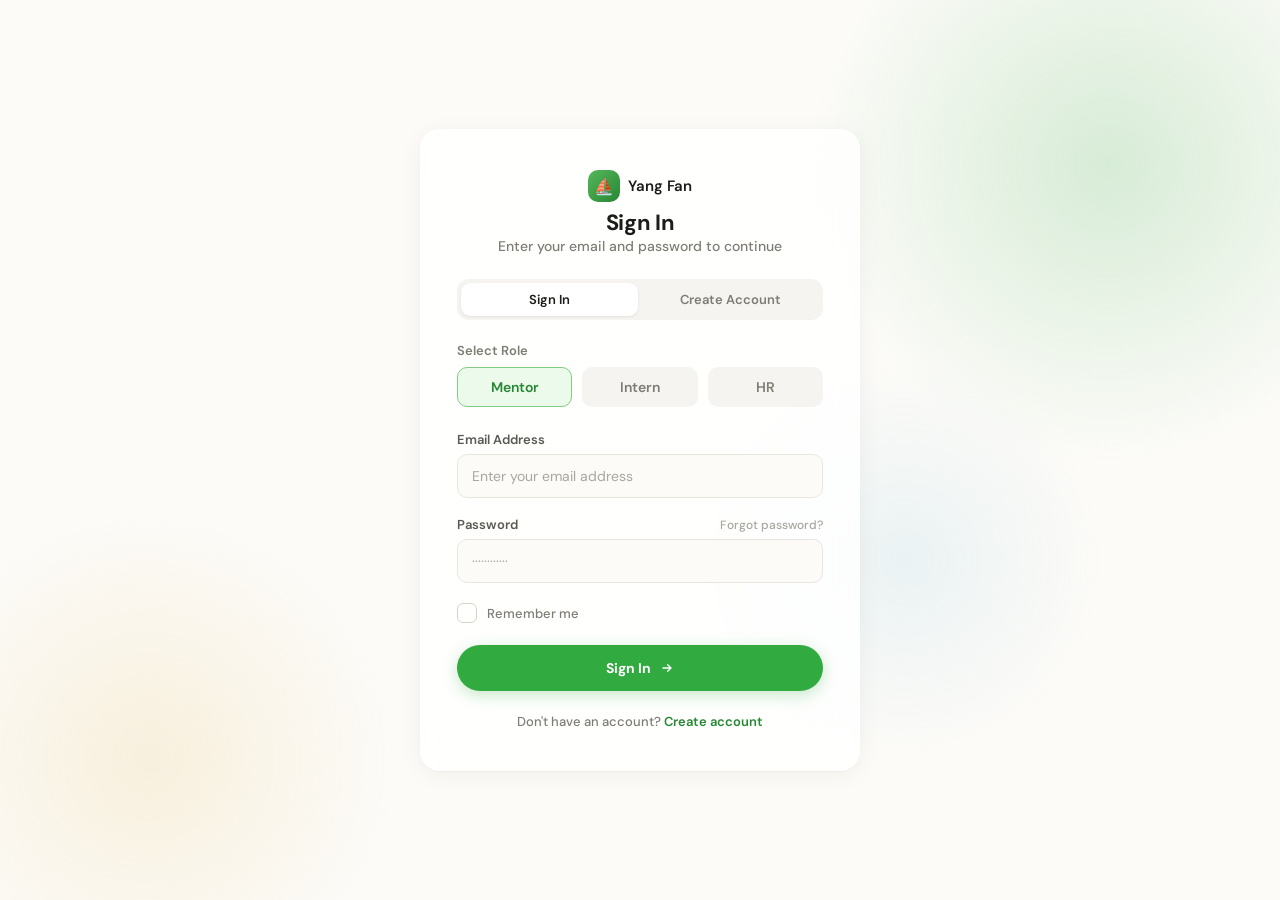
<file: signin.html>
<!DOCTYPE html>
<html lang="en">
<head>
<meta charset="UTF-8">
<meta name="viewport" content="width=device-width, initial-scale=1.0">
<title>Yang Fan — Sign In</title>
<link rel="preconnect" href="https://fonts.googleapis.com">
<link rel="preconnect" href="https://fonts.gstatic.com" crossorigin>
<link href="https://fonts.googleapis.com/css2?family=DM+Sans:opsz,wght@9..40,400;9..40,500;9..40,600;9..40,700;9..40,800&display=swap" rel="stylesheet">
<style>
/* ===== Yang Fan Sign-In — Landing Page Design System ===== */
:root {
  --g50:  oklch(0.97 0.025 145);  --g100: oklch(0.94 0.05 145);
  --g200: oklch(0.88 0.09 145);  --g300: oklch(0.78 0.13 145);
  --g400: oklch(0.70 0.16 145);  --g500: oklch(0.65 0.18 145);
  --g600: oklch(0.55 0.15 145);  --g700: oklch(0.44 0.13 145);
  --g800: oklch(0.34 0.10 145);  --g900: oklch(0.25 0.07 145);

  --n0: oklch(1 0 0);            --n50: oklch(0.988 0.004 96);
  --n100: oklch(0.968 0.006 96);  --n200: oklch(0.925 0.010 96);
  --n300: oklch(0.865 0.012 96);  --n400: oklch(0.725 0.012 96);
  --n500: oklch(0.585 0.012 96);  --n600: oklch(0.465 0.010 96);
  --n700: oklch(0.345 0.008 96);  --n800: oklch(0.225 0.006 96);
  --n900: oklch(0.135 0.004 96);

  --danger: oklch(0.55 0.19 18);
  --font: 'DM Sans', 'Inter', system-ui, -apple-system, 'PingFang SC', 'Microsoft YaHei', sans-serif;
}

*, *::before, *::after { box-sizing: border-box; margin: 0; padding: 0; }
html { font-size: 16px; -webkit-font-smoothing: antialiased; }
body {
  font-family: var(--font); background: var(--n50); color: var(--n800);
  min-height: 100vh; display: flex; align-items: center; justify-content: center;
  overflow: hidden; position: relative;
}

/* ===== Decorative Blobs (matching landing page) ===== */
.blobs { position: fixed; inset: 0; pointer-events: none; z-index: 0; }
.blob { position: absolute; border-radius: 50%; animation: blobFloat 16s ease-in-out infinite; }
.blob-1 { width: 600px; height: 600px; top: -15%; right: -10%;
  background: radial-gradient(circle, oklch(0.65 0.18 145 / 0.18), transparent 70%);
  animation-delay: 0s; }
.blob-2 { width: 500px; height: 500px; bottom: -12%; left: -8%;
  background: radial-gradient(circle, oklch(0.78 0.14 83 / 0.14), transparent 70%);
  animation-delay: 3s; animation-duration: 18s; }
.blob-3 { width: 400px; height: 400px; top: 40%; left: 55%;
  background: radial-gradient(circle, oklch(0.69 0.10 230 / 0.10), transparent 70%);
  animation-delay: 6s; animation-duration: 14s; }

@keyframes blobFloat {
  0%, 100% { transform: translate(0, 0) scale(1); }
  25%  { transform: translate(30px, -30px) scale(1.05); }
  50%  { transform: translate(-20px, 20px) scale(0.95); }
  75%  { transform: translate(-30px, -10px) scale(1.02); }
}

/* ===== Card ===== */
.wrapper { position: relative; z-index: 1; animation: fadeIn 0.5s ease both; }
@keyframes fadeIn { from { opacity: 0; transform: translateY(12px); } to { opacity: 1; transform: translateY(0); } }

.card {
  width: 440px; max-width: calc(100vw - 32px);
  background: rgba(255,255,255,0.82); backdrop-filter: blur(20px) saturate(160%);
  -webkit-backdrop-filter: blur(20px) saturate(160%);
  border: 1px solid rgba(255,255,255,0.8);
  border-radius: 20px; padding: 40px 36px;
  box-shadow: 0 4px 24px oklch(0 0 0 / 0.05), 0 1px 2px oklch(0 0 0 / 0.04);
}

/* ===== Headline ===== */
.brand { display: flex; align-items: center; justify-content: center; gap: 8px; margin-bottom: 6px; }
.brand-icon {
  width: 32px; height: 32px; border-radius: 10px;
  background: linear-gradient(135deg, var(--g400), var(--g600));
  display: flex; align-items: center; justify-content: center;
  color: #fff; font-size: 16px;
}
.card-title { font-size: 22px; font-weight: 700; color: var(--n800); text-align: center; letter-spacing: -0.3px; }
.card-subtitle { font-size: 14px; font-weight: 500; color: var(--n500); text-align: center; margin-bottom: 24px; }

/* ===== Mode Tabs ===== */
.mode-tabs { display: flex; gap: 4px; margin-bottom: 22px; background: var(--n100); border-radius: 12px; padding: 4px; }
.mode-tab {
  flex: 1; padding: 8px 12px; text-align: center;
  font-size: 13px; font-weight: 600; font-family: var(--font);
  color: var(--n500); background: transparent; border: none;
  border-radius: 9px; cursor: pointer; transition: all 0.2s ease;
}
.mode-tab.active { background: #fff; color: var(--n800); box-shadow: 0 1px 3px oklch(0 0 0 / 0.08); }

/* ===== Role Selector ===== */
.role-label { font-size: 13px; font-weight: 600; color: var(--n500); margin-bottom: 8px; }
.role-tabs { display: flex; gap: 10px; margin-bottom: 24px; }
.role-tab {
  flex: 1; padding: 10px 8px; text-align: center;
  font-size: 14px; font-weight: 600; font-family: var(--font);
  color: var(--n500); background: var(--n100); border: 1.5px solid transparent;
  border-radius: 10px; cursor: pointer; transition: all 0.2s ease;
}
.role-tab:hover { background: var(--n200); }
.role-tab.active { background: var(--g50); border-color: var(--g300); color: var(--g600); }

/* ===== Form Fields ===== */
.f-grp { margin-bottom: 18px; }
.f-lbl { display: flex; justify-content: space-between; align-items: baseline; font-size: 13px; font-weight: 600; color: var(--n600); margin-bottom: 6px; }
.f-lbl a { font-size: 12px; font-weight: 500; color: var(--n400); text-decoration: none; transition: color 0.2s; }
.f-lbl a:hover { color: var(--g500); }
.f-inp {
  width: 100%; height: 44px; padding: 0 14px;
  background: var(--n50); border: 1.5px solid var(--n200);
  border-radius: 10px; font-size: 14px; font-family: var(--font); color: var(--n800);
  outline: none; transition: border-color 0.2s ease, box-shadow 0.2s ease;
}
.f-inp::placeholder { color: var(--n400); }
.f-inp:focus { border-color: var(--g400); box-shadow: 0 0 0 3px oklch(0.65 0.18 145 / 0.12); }
.f-inp.error { border-color: var(--danger); box-shadow: 0 0 0 3px oklch(0.55 0.19 18 / 0.1); }

/* ===== Remember Me ===== */
.remember-row { display: flex; align-items: center; gap: 10px; cursor: pointer; margin-bottom: 22px; padding-top: 2px; }
.chk-wrap {
  width: 20px; height: 20px; border: 1.5px solid var(--n300); border-radius: 6px;
  display: flex; align-items: center; justify-content: center; flex-shrink: 0;
  transition: all 0.2s ease;
}
.chk-wrap.checked { background: var(--g500); border-color: var(--g500); }
.chk-wrap svg { width: 12px; height: 12px; opacity: 0; transition: opacity 0.15s; }
.chk-wrap.checked svg { opacity: 1; }
.rm-lbl { font-size: 13px; font-weight: 500; color: var(--n500); user-select: none; }

/* ===== Submit Button (matching Hero.jsx CTA) ===== */
.btn-submit {
  width: 100%; height: 46px;
  display: inline-flex; align-items: center; justify-content: center; gap: 8px;
  background: var(--g500); border: none; border-radius: 9999px;
  color: #fff; font-size: 14px; font-weight: 700; font-family: var(--font);
  cursor: pointer;
  box-shadow: 0 4px 16px oklch(0.65 0.18 145 / 0.28);
  transition: all 0.2s ease;
  text-decoration: none;
}
.btn-submit:hover { background: var(--g600); transform: translateY(-1px); box-shadow: 0 6px 24px oklch(0.65 0.18 145 / 0.4); }
.btn-submit:active { transform: scale(0.97); }

/* ===== Bottom Link ===== */
.bottom-link { text-align: center; margin-top: 22px; font-size: 13px; font-weight: 500; color: var(--n500); }
.bottom-link a { font-weight: 600; color: var(--g600); text-decoration: none; cursor: pointer; transition: color 0.2s; }
.bottom-link a:hover { color: var(--g700); }

/* ===== Success Overlay ===== */
.success-overlay {
  position: fixed; inset: 0; background: rgba(255,255,255,0.97); z-index: 100;
  display: flex; align-items: center; justify-content: center; flex-direction: column;
  opacity: 0; pointer-events: none; transition: opacity 0.35s ease;
}
.success-overlay.show { opacity: 1; pointer-events: auto; }
.s-icon {
  width: 64px; height: 64px; border-radius: 50%; background: var(--g500);
  display: flex; align-items: center; justify-content: center;
  font-size: 28px; color: #fff;
  animation: popIn 0.45s cubic-bezier(0.34, 1.56, 0.64, 1);
}
@keyframes popIn { from { transform: scale(0); } to { transform: scale(1); } }
.s-msg { font-size: 18px; font-weight: 700; color: var(--n800); margin-top: 16px; }
.s-sub { font-size: 14px; color: var(--n500); margin-top: 6px; }

/* ===== Responsive ===== */
@media (max-width: 480px) {
  .card { padding: 28px 20px; border-radius: 16px; }
  .card-title { font-size: 20px; }
  .role-tab { font-size: 13px; padding: 8px 6px; }
}

/* ===== Reduced Motion ===== */
@media (prefers-reduced-motion: reduce) {
  *, *::before, *::after { animation-duration: 0.01ms !important; animation-iteration-count: 1 !important; transition-duration: 0.01ms !important; }
}
</style>
</head>
<body>

<div class="blobs">
  <div class="blob blob-1"></div>
  <div class="blob blob-2"></div>
  <div class="blob blob-3"></div>
</div>

<div class="wrapper">
  <div class="card">
    <div class="brand">
      <div class="brand-icon">⛵</div>
      <span style="font-weight:600;font-size:15px;color:var(--n800);">Yang Fan</span>
    </div>
    <h1 class="card-title" id="cardTitle">Sign In</h1>
    <p class="card-subtitle" id="cardSubtitle">Enter your email and password to continue</p>

    <!-- Mode Tabs -->
    <div class="mode-tabs">
      <button class="mode-tab active" data-mode="signin" onclick="switchMode('signin')">Sign In</button>
      <button class="mode-tab" data-mode="register" onclick="switchMode('register')">Create Account</button>
    </div>

    <!-- Role Selector -->
    <p class="role-label">Select Role</p>
    <div class="role-tabs">
      <button class="role-tab active" data-role="mentor" onclick="sel('mentor',this)">Mentor</button>
      <button class="role-tab" data-role="intern" onclick="sel('intern',this)">Intern</button>
      <button class="role-tab" data-role="hr" onclick="sel('hr',this)">HR</button>
    </div>

    <!-- Full Name (register only) -->
    <div class="f-grp" id="nameGroup" style="display:none">
      <label class="f-lbl">Full Name</label>
      <input class="f-inp" type="text" id="name" placeholder="Enter your full name" autocomplete="name">
    </div>

    <!-- Email -->
    <div class="f-grp">
      <label class="f-lbl">Email Address</label>
      <input class="f-inp" type="email" id="email" placeholder="Enter your email address" autocomplete="email">
    </div>

    <!-- Password -->
    <div class="f-grp">
      <label class="f-lbl">
        Password
        <a href="#" id="forgotLink">Forgot password?</a>
      </label>
      <input class="f-inp" type="password" id="pw" placeholder="············" autocomplete="current-password">
    </div>

    <!-- Remember Me (sign-in only) -->
    <div class="remember-row" id="rememberRow" onclick="togRemember()">
      <div class="chk-wrap" id="chk"><svg viewBox="0 0 14 14" fill="none" stroke="#fff" stroke-width="2.5"><polyline points="3,7 6,10 11,4"/></svg></div>
      <span class="rm-lbl">Remember me</span>
    </div>

    <!-- Submit -->
    <button class="btn-submit" id="actionBtn" onclick="handleSubmit()">
      <span id="btnText">Sign In</span>
      <svg width="16" height="16" fill="none" viewBox="0 0 24 24" stroke="currentColor" stroke-width="2"><path stroke-linecap="round" stroke-linejoin="round" d="M13 7l5 5m0 0l-5 5m5-5H6"/></svg>
    </button>

    <p class="bottom-link" id="bottomLink">
      Don't have an account? <a href="#" onclick="switchMode('register');return false;">Create account</a>
    </p>
  </div>
</div>

<!-- Success Overlay -->
<div class="success-overlay" id="success">
  <div class="s-icon">✓</div>
  <div class="s-msg" id="sMsg">Signed in successfully!</div>
  <div class="s-sub" id="sSub">Redirecting...</div>
</div>

<script>
// ===== State =====
var params = new URLSearchParams(window.location.search);
var urlRole = params.get('role');
var role = (urlRole === 'mentor' || urlRole === 'intern' || urlRole === 'hr') ? urlRole : 'mentor';
var mode = 'signin';
var rm = false;

// ===== Init =====
document.addEventListener('DOMContentLoaded', function () {
  document.querySelectorAll('.role-tab').forEach(function (t) {
    t.classList.toggle('active', t.dataset.role === role);
  });
});

// ===== Role Selection =====
function sel(r, b) {
  role = r;
  document.querySelectorAll('.role-tab').forEach(function (t) { t.classList.remove('active'); });
  b.classList.add('active');
}

// ===== Mode Switching =====
function switchMode(newMode) {
  if (mode === newMode) return;
  mode = newMode;
  var isSignin = (mode === 'signin');

  document.querySelectorAll('.mode-tab').forEach(function (t) {
    t.classList.toggle('active', t.dataset.mode === mode);
  });

  document.getElementById('cardTitle').textContent = isSignin ? 'Sign In' : 'Create Account';
  document.getElementById('cardSubtitle').textContent = isSignin
    ? 'Enter your email and password to continue'
    : 'Fill in your details to get started';

  document.getElementById('nameGroup').style.display = isSignin ? 'none' : 'block';
  document.getElementById('rememberRow').style.display = isSignin ? 'flex' : 'none';
  document.getElementById('forgotLink').style.display = isSignin ? 'inline' : 'none';

  document.getElementById('btnText').textContent = isSignin ? 'Sign In' : 'Create Account';

  document.getElementById('bottomLink').innerHTML = isSignin
    ? "Don't have an account? <a href=\"#\" onclick=\"switchMode('register');return false;\">Create account</a>"
    : "Already have an account? <a href=\"#\" onclick=\"switchMode('signin');return false;\">Sign in</a>";

  // Clear fields
  document.getElementById('email').value = '';
  document.getElementById('pw').value = '';
  var nameEl = document.getElementById('name');
  if (nameEl) nameEl.value = '';
  document.querySelectorAll('.f-inp').forEach(function (el) { el.classList.remove('error'); });
  rm = false;
  document.getElementById('chk').classList.remove('checked');
}

// ===== Remember Me =====
function togRemember() {
  rm = !rm;
  document.getElementById('chk').classList.toggle('checked', rm);
}

// ===== Validation =====
function showError(el) {
  el.classList.add('error');
  setTimeout(function () { el.classList.remove('error'); }, 1500);
}

// ===== Submit =====
function handleSubmit() {
  var emailEl = document.getElementById('email');
  var pwEl = document.getElementById('pw');
  var nameEl = document.getElementById('name');

  var email = emailEl.value.trim();
  var pw = pwEl.value.trim();

  if (!email) { showError(emailEl); return; }
  if (mode === 'register') {
    var name = nameEl.value.trim();
    if (!name) { showError(nameEl); return; }
  }
  if (!pw) { showError(pwEl); return; }
  if (mode === 'register' && pw.length < 6) { showError(pwEl); return; }

  var dashboards = { mentor: 'mentor_dashboard.html', intern: 'intern.html', hr: 'hr_v3_dashboard.html' };
  var dashboardNames = { mentor: 'Mentor Workspace', intern: 'Intern System', hr: 'HR Dashboard' };

  document.getElementById('sMsg').textContent = (mode === 'register')
    ? 'Account created successfully!'
    : 'Signed in successfully!';
  document.getElementById('sSub').textContent = 'Redirecting to ' + dashboardNames[role] + '...';
  document.getElementById('success').classList.add('show');

  setTimeout(function () { window.location.href = dashboards[role]; }, 1200);
}

// ===== Enter Key =====
document.addEventListener('keydown', function (e) {
  if (e.key === 'Enter') handleSubmit();
});
</script>

</body>
</html>
</file>
<file: portfolio-nav.css>
:root{--portfolio-nav-height:72px}
body.portfolio-framed{padding-top:var(--portfolio-nav-height)}
.portfolio-return-nav{position:fixed;inset:0 0 auto;z-index:1000;height:var(--portfolio-nav-height);background:rgba(255,255,255,.96);border-bottom:1px solid #e6e6e6;backdrop-filter:blur(16px);font-family:Inter,system-ui,'Microsoft YaHei',sans-serif;color:#303030}
.portfolio-return-inner{max-width:1440px;height:100%;padding:0 clamp(20px,4.2vw,60px);margin:auto;display:flex;align-items:center;justify-content:space-between;gap:16px}
.portfolio-return-name{font-size:16px;font-weight:600;color:#303030;text-decoration:none;white-space:nowrap}
.portfolio-return-actions{display:flex;align-items:center;gap:24px}
.portfolio-language{font-size:14px;color:#737373;text-decoration:none;font-weight:500}
.portfolio-home{display:flex;align-items:center;gap:8px;color:#4d6552;font-size:13px;text-decoration:none}
.portfolio-return-nav a:hover{color:#258336}.portfolio-return-nav a:focus-visible{outline:2px solid #258336;outline-offset:5px;border-radius:4px}
body.portfolio-framed nav.fixed{top:var(--portfolio-nav-height)!important}
body.portfolio-framed section[id]{scroll-margin-top:calc(var(--portfolio-nav-height) + 88px)}
@media(max-width:480px){:root{--portfolio-nav-height:60px}.portfolio-return-actions{gap:16px}.portfolio-home span{display:none}}
</file>
<file: assets/index-Dbjh-Jxw.css>
/*! tailwindcss v4.3.1 | MIT License | https://tailwindcss.com */@layer properties{@supports (((-webkit-hyphens:none)) and (not (margin-trim:inline))) or ((-moz-orient:inline) and (not (color:rgb(from red r g b)))){*,:before,:after,::backdrop{--tw-translate-x:0;--tw-translate-y:0;--tw-translate-z:0;--tw-rotate-x:initial;--tw-rotate-y:initial;--tw-rotate-z:initial;--tw-skew-x:initial;--tw-skew-y:initial;--tw-space-y-reverse:0;--tw-border-style:solid;--tw-gradient-position:initial;--tw-gradient-from:#0000;--tw-gradient-via:#0000;--tw-gradient-to:#0000;--tw-gradient-stops:initial;--tw-gradient-via-stops:initial;--tw-gradient-from-position:0%;--tw-gradient-via-position:50%;--tw-gradient-to-position:100%;--tw-leading:initial;--tw-font-weight:initial;--tw-tracking:initial;--tw-shadow:0 0 #0000;--tw-shadow-color:initial;--tw-shadow-alpha:100%;--tw-inset-shadow:0 0 #0000;--tw-inset-shadow-color:initial;--tw-inset-shadow-alpha:100%;--tw-ring-color:initial;--tw-ring-shadow:0 0 #0000;--tw-inset-ring-color:initial;--tw-inset-ring-shadow:0 0 #0000;--tw-ring-inset:initial;--tw-ring-offset-width:0px;--tw-ring-offset-color:#fff;--tw-ring-offset-shadow:0 0 #0000;--tw-outline-style:solid;--tw-blur:initial;--tw-brightness:initial;--tw-contrast:initial;--tw-grayscale:initial;--tw-hue-rotate:initial;--tw-invert:initial;--tw-opacity:initial;--tw-saturate:initial;--tw-sepia:initial;--tw-drop-shadow:initial;--tw-drop-shadow-color:initial;--tw-drop-shadow-alpha:100%;--tw-drop-shadow-size:initial;--tw-backdrop-blur:initial;--tw-backdrop-brightness:initial;--tw-backdrop-contrast:initial;--tw-backdrop-grayscale:initial;--tw-backdrop-hue-rotate:initial;--tw-backdrop-invert:initial;--tw-backdrop-opacity:initial;--tw-backdrop-saturate:initial;--tw-backdrop-sepia:initial;--tw-duration:initial;--tw-ease:initial;--tw-scale-x:1;--tw-scale-y:1;--tw-scale-z:1}}}@layer theme{:root,:host{--font-sans:"DM Sans", "Inter", system-ui, -apple-system, "PingFang SC", "Microsoft YaHei", sans-serif;--font-mono:ui-monospace, SFMono-Regular, Menlo, Monaco, Consolas, "Liberation Mono", "Courier New", monospace;--color-red-200:oklch(88.5% .062 18.334);--color-red-500:oklch(63.7% .237 25.331);--color-red-600:oklch(57.7% .245 27.325);--color-amber-600:oklch(66.6% .179 58.318);--color-yellow-50:oklch(98% .03 90);--color-yellow-100:oklch(95% .07 88);--color-yellow-200:oklch(90% .1 86);--color-yellow-400:oklch(82% .13 85);--color-yellow-500:oklch(78% .14 83);--color-yellow-600:oklch(68% .12 82);--color-yellow-700:oklch(56% .1 80);--color-green-50:oklch(97% .025 145);--color-green-100:oklch(94% .05 145);--color-green-200:oklch(88% .09 145);--color-green-300:oklch(78% .13 145);--color-green-400:oklch(70% .16 145);--color-green-500:oklch(65% .18 145);--color-green-600:oklch(55% .15 145);--color-green-700:oklch(44% .13 145);--color-sky-50:oklch(97% .02 230);--color-sky-100:oklch(93% .04 230);--color-sky-200:oklch(87% .07 230);--color-sky-400:oklch(74% .1 230);--color-sky-500:oklch(69% .1 230);--color-sky-600:oklch(60% .09 230);--color-sky-700:oklch(48% .07 230);--color-neutral-50:oklch(98.8% .004 96);--color-neutral-100:oklch(96.8% .006 96);--color-neutral-200:oklch(92.5% .01 96);--color-neutral-300:oklch(86.5% .012 96);--color-neutral-400:oklch(72.5% .012 96);--color-neutral-500:oklch(58.5% .012 96);--color-neutral-600:oklch(46.5% .01 96);--color-neutral-700:oklch(34.5% .008 96);--color-neutral-800:oklch(22.5% .006 96);--color-white:#fff;--spacing:.25rem;--container-md:28rem;--container-lg:32rem;--container-xl:36rem;--container-2xl:42rem;--container-4xl:56rem;--container-5xl:64rem;--container-6xl:72rem;--container-7xl:80rem;--text-xs:.75rem;--text-xs--line-height:calc(1 / .75);--text-sm:.875rem;--text-sm--line-height:calc(1.25 / .875);--text-base:1rem;--text-base--line-height: 1.5 ;--text-lg:1.125rem;--text-lg--line-height:calc(1.75 / 1.125);--text-xl:1.25rem;--text-xl--line-height:calc(1.75 / 1.25);--text-2xl:1.5rem;--text-2xl--line-height:calc(2 / 1.5);--text-3xl:1.875rem;--text-3xl--line-height: 1.2 ;--text-4xl:2.25rem;--text-4xl--line-height:calc(2.5 / 2.25);--text-5xl:3rem;--text-5xl--line-height:1;--text-6xl:3.75rem;--text-6xl--line-height:1;--font-weight-normal:400;--font-weight-medium:500;--font-weight-semibold:600;--font-weight-bold:700;--font-weight-extrabold:800;--tracking-wide:.025em;--tracking-wider:.05em;--leading-tight:1.25;--leading-normal:1.5;--leading-relaxed:1.625;--radius-lg:.5rem;--radius-xl:.75rem;--radius-2xl:1rem;--radius-3xl:1.5rem;--shadow-xs:0 1px 2px 0 #0000000d;--shadow-sm:0 1px 3px 0 #0000001a, 0 1px 2px -1px #0000001a;--shadow-md:0 4px 6px -1px #0000001a, 0 2px 4px -2px #0000001a;--shadow-lg:0 10px 15px -3px #0000001a, 0 4px 6px -4px #0000001a;--shadow-xl:0 20px 25px -5px #0000001a, 0 8px 10px -6px #0000001a;--ease-in:cubic-bezier(.4, 0, 1, 1);--ease-out:cubic-bezier(0, 0, .2, 1);--ease-in-out:cubic-bezier(.4, 0, .2, 1);--blur-sm:8px;--blur-xl:24px;--blur-3xl:64px;--default-transition-duration:.15s;--default-transition-timing-function:cubic-bezier(.4, 0, .2, 1);--default-font-family:var(--font-sans);--default-mono-font-family:var(--font-mono);--color-danger-light:oklch(96% .02 18);--color-bg:oklch(98.5% .005 96);--color-bg-warm:oklch(97.8% .006 96);--shadow-card:0 4px 20px oklch(0% 0 0/.06)}}@layer base{*,:after,:before,::backdrop{box-sizing:border-box;border:0 solid;margin:0;padding:0}::file-selector-button{box-sizing:border-box;border:0 solid;margin:0;padding:0}html,:host{-webkit-text-size-adjust:100%;-moz-tab-size:4;tab-size:4;line-height:1.5;font-family:var(--default-font-family,ui-sans-serif, system-ui, sans-serif, "Apple Color Emoji", "Segoe UI Emoji", "Segoe UI Symbol", "Noto Color Emoji");font-feature-settings:var(--default-font-feature-settings,normal);font-variation-settings:var(--default-font-variation-settings,normal);-webkit-tap-highlight-color:transparent}hr{height:0;color:inherit;border-top-width:1px}abbr:where([title]){-webkit-text-decoration:underline dotted;text-decoration:underline dotted}h1,h2,h3,h4,h5,h6{font-size:inherit;font-weight:inherit}a{color:inherit;-webkit-text-decoration:inherit;text-decoration:inherit}b,strong{font-weight:bolder}code,kbd,samp,pre{font-family:var(--default-mono-font-family,ui-monospace, SFMono-Regular, Menlo, Monaco, Consolas, "Liberation Mono", "Courier New", monospace);font-feature-settings:var(--default-mono-font-feature-settings,normal);font-variation-settings:var(--default-mono-font-variation-settings,normal);font-size:1em}small{font-size:80%}sub,sup{vertical-align:baseline;font-size:75%;line-height:0;position:relative}sub{bottom:-.25em}sup{top:-.5em}table{text-indent:0;border-color:inherit;border-collapse:collapse}:-moz-focusring{outline:auto}progress{vertical-align:baseline}summary{display:list-item}ol,ul,menu{list-style:none}img,svg,video,canvas,audio,iframe,embed,object{vertical-align:middle;display:block}img,video{max-width:100%;height:auto}button,input,select,optgroup,textarea{font:inherit;font-feature-settings:inherit;font-variation-settings:inherit;letter-spacing:inherit;color:inherit;opacity:1;background-color:#0000;border-radius:0}::file-selector-button{font:inherit;font-feature-settings:inherit;font-variation-settings:inherit;letter-spacing:inherit;color:inherit;opacity:1;background-color:#0000;border-radius:0}:where(select:is([multiple],[size])) optgroup{font-weight:bolder}:where(select:is([multiple],[size])) optgroup option{padding-inline-start:20px}::file-selector-button{margin-inline-end:4px}::placeholder{opacity:1}@supports (not ((-webkit-appearance:-apple-pay-button))) or (contain-intrinsic-size:1px){::placeholder{color:currentColor}@supports (color:color-mix(in lab,red,red)){::placeholder{color:color-mix(in oklab,currentcolor 50%,transparent)}}}textarea{resize:vertical}::-webkit-search-decoration{-webkit-appearance:none}::-webkit-date-and-time-value{min-height:1lh;text-align:inherit}::-webkit-datetime-edit{display:inline-flex}::-webkit-datetime-edit-fields-wrapper{padding:0}::-webkit-datetime-edit{padding-block:0}::-webkit-datetime-edit-year-field{padding-block:0}::-webkit-datetime-edit-month-field{padding-block:0}::-webkit-datetime-edit-day-field{padding-block:0}::-webkit-datetime-edit-hour-field{padding-block:0}::-webkit-datetime-edit-minute-field{padding-block:0}::-webkit-datetime-edit-second-field{padding-block:0}::-webkit-datetime-edit-millisecond-field{padding-block:0}::-webkit-datetime-edit-meridiem-field{padding-block:0}::-webkit-calendar-picker-indicator{line-height:1}:-moz-ui-invalid{box-shadow:none}button,input:where([type=button],[type=reset],[type=submit]){-webkit-appearance:button;-moz-appearance:button;appearance:button}::file-selector-button{-webkit-appearance:button;-moz-appearance:button;appearance:button}::-webkit-inner-spin-button{height:auto}::-webkit-outer-spin-button{height:auto}[hidden]:where(:not([hidden=until-found])){display:none!important}html{scroll-behavior:smooth;font-family:var(--font-sans)}body{background-color:var(--color-bg);color:var(--color-neutral-800);-webkit-font-smoothing:antialiased;-moz-osx-font-smoothing:grayscale}::selection{color:var(--color-green-700);background-color:#31aa4033}}@layer components;@layer utilities{.pointer-events-none{pointer-events:none}.collapse{visibility:collapse}.visible{visibility:visible}.absolute{position:absolute}.fixed{position:fixed}.relative{position:relative}.inset-0{top:0;right:0;bottom:0;left:0}.inset-2{inset:calc(var(--spacing) * 2)}.inset-6{inset:calc(var(--spacing) * 6)}.-top-20{top:calc(var(--spacing) * -20)}.top-0{top:0}.top-1\/2{top:50%}.top-1\/3{top:33.3333%}.top-4{top:calc(var(--spacing) * 4)}.top-6{top:calc(var(--spacing) * 6)}.top-9{top:calc(var(--spacing) * 9)}.top-10{top:calc(var(--spacing) * 10)}.top-20{top:calc(var(--spacing) * 20)}.-right-3{right:calc(var(--spacing) * -3)}.-right-20{right:calc(var(--spacing) * -20)}.-right-28{right:calc(var(--spacing) * -28)}.right-0{right:0}.right-4{right:calc(var(--spacing) * 4)}.right-8{right:calc(var(--spacing) * 8)}.right-10{right:calc(var(--spacing) * 10)}.-bottom-20{bottom:calc(var(--spacing) * -20)}.bottom-0{bottom:0}.bottom-10{bottom:calc(var(--spacing) * 10)}.bottom-12{bottom:calc(var(--spacing) * 12)}.bottom-16{bottom:calc(var(--spacing) * 16)}.-left-20{left:calc(var(--spacing) * -20)}.-left-28{left:calc(var(--spacing) * -28)}.left-0{left:0}.left-1\/2{left:50%}.left-8{left:calc(var(--spacing) * 8)}.left-10{left:calc(var(--spacing) * 10)}.left-16{left:calc(var(--spacing) * 16)}.z-10{z-index:10}.z-50{z-index:50}.col-span-2{grid-column:span 2/span 2}.container{width:100%}@media(min-width:40rem){.container{max-width:40rem}}@media(min-width:48rem){.container{max-width:48rem}}@media(min-width:64rem){.container{max-width:64rem}}@media(min-width:80rem){.container{max-width:80rem}}@media(min-width:96rem){.container{max-width:96rem}}.mx-auto{margin-inline:auto}.mt-0\.5{margin-top:calc(var(--spacing) * .5)}.mt-1{margin-top:var(--spacing)}.mt-2{margin-top:calc(var(--spacing) * 2)}.mt-3{margin-top:calc(var(--spacing) * 3)}.mt-4{margin-top:calc(var(--spacing) * 4)}.mt-12{margin-top:calc(var(--spacing) * 12)}.mt-auto{margin-top:auto}.mb-0\.5{margin-bottom:calc(var(--spacing) * .5)}.mb-1{margin-bottom:var(--spacing)}.mb-2{margin-bottom:calc(var(--spacing) * 2)}.mb-3{margin-bottom:calc(var(--spacing) * 3)}.mb-4{margin-bottom:calc(var(--spacing) * 4)}.mb-6{margin-bottom:calc(var(--spacing) * 6)}.mb-8{margin-bottom:calc(var(--spacing) * 8)}.mb-10{margin-bottom:calc(var(--spacing) * 10)}.mb-12{margin-bottom:calc(var(--spacing) * 12)}.mb-16{margin-bottom:calc(var(--spacing) * 16)}.ml-1{margin-left:var(--spacing)}.ml-2{margin-left:calc(var(--spacing) * 2)}.block{display:block}.contents{display:contents}.flex{display:flex}.grid{display:grid}.hidden{display:none}.inline{display:inline}.inline-block{display:inline-block}.inline-flex{display:inline-flex}.table{display:table}.table-row{display:table-row}.h-1\.5{height:calc(var(--spacing) * 1.5)}.h-2{height:calc(var(--spacing) * 2)}.h-3{height:calc(var(--spacing) * 3)}.h-4{height:calc(var(--spacing) * 4)}.h-5{height:calc(var(--spacing) * 5)}.h-9{height:calc(var(--spacing) * 9)}.h-10{height:calc(var(--spacing) * 10)}.h-11{height:calc(var(--spacing) * 11)}.h-12{height:calc(var(--spacing) * 12)}.h-14{height:calc(var(--spacing) * 14)}.h-16{height:calc(var(--spacing) * 16)}.h-24{height:calc(var(--spacing) * 24)}.h-28{height:calc(var(--spacing) * 28)}.h-32{height:calc(var(--spacing) * 32)}.h-48{height:calc(var(--spacing) * 48)}.h-64{height:calc(var(--spacing) * 64)}.h-72{height:calc(var(--spacing) * 72)}.h-\[400px\]{height:400px}.h-\[500px\]{height:500px}.h-\[600px\]{height:600px}.h-auto{height:auto}.h-full{height:100%}.h-px{height:1px}.min-h-\[280px\]{min-height:280px}.min-h-screen{min-height:100vh}.w-1\.5{width:calc(var(--spacing) * 1.5)}.w-2{width:calc(var(--spacing) * 2)}.w-3{width:calc(var(--spacing) * 3)}.w-4{width:calc(var(--spacing) * 4)}.w-5{width:calc(var(--spacing) * 5)}.w-9{width:calc(var(--spacing) * 9)}.w-10{width:calc(var(--spacing) * 10)}.w-11{width:calc(var(--spacing) * 11)}.w-12{width:calc(var(--spacing) * 12)}.w-14{width:calc(var(--spacing) * 14)}.w-24{width:calc(var(--spacing) * 24)}.w-28{width:calc(var(--spacing) * 28)}.w-48{width:calc(var(--spacing) * 48)}.w-64{width:calc(var(--spacing) * 64)}.w-72{width:calc(var(--spacing) * 72)}.w-\[400px\]{width:400px}.w-\[500px\]{width:500px}.w-\[600px\]{width:600px}.w-full{width:100%}.max-w-2xl{max-width:var(--container-2xl)}.max-w-4xl{max-width:var(--container-4xl)}.max-w-5xl{max-width:var(--container-5xl)}.max-w-6xl{max-width:var(--container-6xl)}.max-w-7xl{max-width:var(--container-7xl)}.max-w-56{max-width:calc(var(--spacing) * 56)}.max-w-\[400px\]{max-width:400px}.max-w-lg{max-width:var(--container-lg)}.max-w-md{max-width:var(--container-md)}.max-w-xl{max-width:var(--container-xl)}.min-w-0{min-width:0}.flex-1{flex:1}.flex-shrink{flex-shrink:1}.shrink-0{flex-shrink:0}.-translate-x-1\/2{--tw-translate-x: -50% ;translate:var(--tw-translate-x) var(--tw-translate-y)}.translate-x-1\/4{--tw-translate-x: 25% ;translate:var(--tw-translate-x) var(--tw-translate-y)}.-translate-y-1\/2{--tw-translate-y: -50% ;translate:var(--tw-translate-x) var(--tw-translate-y)}.-rotate-\[50deg\]{rotate:-50deg}.rotate-\[50deg\]{rotate:50deg}.transform{transform:var(--tw-rotate-x,) var(--tw-rotate-y,) var(--tw-rotate-z,) var(--tw-skew-x,) var(--tw-skew-y,)}.resize{resize:both}.grid-cols-1{grid-template-columns:repeat(1,minmax(0,1fr))}.grid-cols-2{grid-template-columns:repeat(2,minmax(0,1fr))}.grid-cols-4{grid-template-columns:repeat(4,minmax(0,1fr))}.flex-col{flex-direction:column}.flex-wrap{flex-wrap:wrap}.items-center{align-items:center}.items-start{align-items:flex-start}.justify-between{justify-content:space-between}.justify-center{justify-content:center}.gap-1{gap:var(--spacing)}.gap-1\.5{gap:calc(var(--spacing) * 1.5)}.gap-2{gap:calc(var(--spacing) * 2)}.gap-2\.5{gap:calc(var(--spacing) * 2.5)}.gap-3{gap:calc(var(--spacing) * 3)}.gap-4{gap:calc(var(--spacing) * 4)}.gap-6{gap:calc(var(--spacing) * 6)}.gap-8{gap:calc(var(--spacing) * 8)}.gap-10{gap:calc(var(--spacing) * 10)}.gap-12{gap:calc(var(--spacing) * 12)}:where(.space-y-2\.5>:not(:last-child)){--tw-space-y-reverse:0;margin-block-start:calc(calc(var(--spacing) * 2.5) * var(--tw-space-y-reverse));margin-block-end:calc(calc(var(--spacing) * 2.5) * calc(1 - var(--tw-space-y-reverse)))}:where(.space-y-4>:not(:last-child)){--tw-space-y-reverse:0;margin-block-start:calc(calc(var(--spacing) * 4) * var(--tw-space-y-reverse));margin-block-end:calc(calc(var(--spacing) * 4) * calc(1 - var(--tw-space-y-reverse)))}:where(.space-y-6>:not(:last-child)){--tw-space-y-reverse:0;margin-block-start:calc(calc(var(--spacing) * 6) * var(--tw-space-y-reverse));margin-block-end:calc(calc(var(--spacing) * 6) * calc(1 - var(--tw-space-y-reverse)))}.self-start{align-self:flex-start}.overflow-hidden{overflow:hidden}.rounded{border-radius:.25rem}.rounded-2xl{border-radius:var(--radius-2xl)}.rounded-3xl{border-radius:var(--radius-3xl)}.rounded-full{border-radius:3.40282e38px}.rounded-lg{border-radius:var(--radius-lg)}.rounded-xl{border-radius:var(--radius-xl)}.border{border-style:var(--tw-border-style);border-width:1px}.border-2{border-style:var(--tw-border-style);border-width:2px}.border-t{border-top-style:var(--tw-border-style);border-top-width:1px}.border-dashed{--tw-border-style:dashed;border-style:dashed}.border-green-100{border-color:var(--color-green-100)}.border-green-100\/30{border-color:#d7f5d74d}@supports (color:color-mix(in lab,red,red)){.border-green-100\/30{border-color:color-mix(in oklab,var(--color-green-100) 30%,transparent)}}.border-green-200{border-color:var(--color-green-200)}.border-green-200\/50{border-color:#b3e8b380}@supports (color:color-mix(in lab,red,red)){.border-green-200\/50{border-color:color-mix(in oklab,var(--color-green-200) 50%,transparent)}}.border-neutral-100{border-color:var(--color-neutral-100)}.border-neutral-200{border-color:var(--color-neutral-200)}.border-neutral-700\/50{border-color:#3a393580}@supports (color:color-mix(in lab,red,red)){.border-neutral-700\/50{border-color:color-mix(in oklab,var(--color-neutral-700) 50%,transparent)}}.border-red-200{border-color:var(--color-red-200)}.border-sky-100{border-color:var(--color-sky-100)}.border-sky-200{border-color:var(--color-sky-200)}.border-transparent{border-color:#0000}.border-white\/15{border-color:#ffffff26}@supports (color:color-mix(in lab,red,red)){.border-white\/15{border-color:color-mix(in oklab,var(--color-white) 15%,transparent)}}.border-white\/20{border-color:#fff3}@supports (color:color-mix(in lab,red,red)){.border-white\/20{border-color:color-mix(in oklab,var(--color-white) 20%,transparent)}}.border-white\/80{border-color:#fffc}@supports (color:color-mix(in lab,red,red)){.border-white\/80{border-color:color-mix(in oklab,var(--color-white) 80%,transparent)}}.border-yellow-100{border-color:var(--color-yellow-100)}.border-yellow-200{border-color:var(--color-yellow-200)}.border-t-green-500{border-top-color:var(--color-green-500)}.border-t-red-500{border-top-color:var(--color-red-500)}.border-t-yellow-500{border-top-color:var(--color-yellow-500)}.bg-bg{background-color:var(--color-bg)}.bg-bg-warm{background-color:var(--color-bg-warm)}.bg-danger-light{background-color:var(--color-danger-light)}.bg-green-50{background-color:var(--color-green-50)}.bg-green-100{background-color:var(--color-green-100)}.bg-green-200\/15{background-color:#b3e8b326}@supports (color:color-mix(in lab,red,red)){.bg-green-200\/15{background-color:color-mix(in oklab,var(--color-green-200) 15%,transparent)}}.bg-green-200\/20{background-color:#b3e8b333}@supports (color:color-mix(in lab,red,red)){.bg-green-200\/20{background-color:color-mix(in oklab,var(--color-green-200) 20%,transparent)}}.bg-green-400{background-color:var(--color-green-400)}.bg-green-400\/30{background-color:#54b85b4d}@supports (color:color-mix(in lab,red,red)){.bg-green-400\/30{background-color:color-mix(in oklab,var(--color-green-400) 30%,transparent)}}.bg-green-500{background-color:var(--color-green-500)}.bg-green-500\/20{background-color:#31aa4033}@supports (color:color-mix(in lab,red,red)){.bg-green-500\/20{background-color:color-mix(in oklab,var(--color-green-500) 20%,transparent)}}.bg-green-500\/30{background-color:#31aa404d}@supports (color:color-mix(in lab,red,red)){.bg-green-500\/30{background-color:color-mix(in oklab,var(--color-green-500) 30%,transparent)}}.bg-neutral-50{background-color:var(--color-neutral-50)}.bg-neutral-100{background-color:var(--color-neutral-100)}.bg-neutral-200{background-color:var(--color-neutral-200)}.bg-neutral-800{background-color:var(--color-neutral-800)}.bg-red-500{background-color:var(--color-red-500)}.bg-sky-50{background-color:var(--color-sky-50)}.bg-sky-100{background-color:var(--color-sky-100)}.bg-sky-400\/10{background-color:#61b7de1a}@supports (color:color-mix(in lab,red,red)){.bg-sky-400\/10{background-color:color-mix(in oklab,var(--color-sky-400) 10%,transparent)}}.bg-sky-500{background-color:var(--color-sky-500)}.bg-transparent{background-color:#0000}.bg-white{background-color:var(--color-white)}.bg-white\/10{background-color:#ffffff1a}@supports (color:color-mix(in lab,red,red)){.bg-white\/10{background-color:color-mix(in oklab,var(--color-white) 10%,transparent)}}.bg-white\/15{background-color:#ffffff26}@supports (color:color-mix(in lab,red,red)){.bg-white\/15{background-color:color-mix(in oklab,var(--color-white) 15%,transparent)}}.bg-white\/50{background-color:#ffffff80}@supports (color:color-mix(in lab,red,red)){.bg-white\/50{background-color:color-mix(in oklab,var(--color-white) 50%,transparent)}}.bg-white\/60{background-color:#fff9}@supports (color:color-mix(in lab,red,red)){.bg-white\/60{background-color:color-mix(in oklab,var(--color-white) 60%,transparent)}}.bg-white\/80{background-color:#fffc}@supports (color:color-mix(in lab,red,red)){.bg-white\/80{background-color:color-mix(in oklab,var(--color-white) 80%,transparent)}}.bg-yellow-50{background-color:var(--color-yellow-50)}.bg-yellow-100{background-color:var(--color-yellow-100)}.bg-yellow-200\/20{background-color:#fcda9033}@supports (color:color-mix(in lab,red,red)){.bg-yellow-200\/20{background-color:color-mix(in oklab,var(--color-yellow-200) 20%,transparent)}}.bg-yellow-400\/10{background-color:#ebbd571a}@supports (color:color-mix(in lab,red,red)){.bg-yellow-400\/10{background-color:color-mix(in oklab,var(--color-yellow-400) 10%,transparent)}}.bg-yellow-500{background-color:var(--color-yellow-500)}.bg-gradient-to-b{--tw-gradient-position:to bottom in oklab;background-image:linear-gradient(var(--tw-gradient-stops))}.bg-gradient-to-bl{--tw-gradient-position:to bottom left in oklab;background-image:linear-gradient(var(--tw-gradient-stops))}.bg-gradient-to-br{--tw-gradient-position:to bottom right in oklab;background-image:linear-gradient(var(--tw-gradient-stops))}.bg-gradient-to-l{--tw-gradient-position:to left in oklab;background-image:linear-gradient(var(--tw-gradient-stops))}.bg-gradient-to-r{--tw-gradient-position:to right in oklab;background-image:linear-gradient(var(--tw-gradient-stops))}.bg-gradient-to-t{--tw-gradient-position:to top in oklab;background-image:linear-gradient(var(--tw-gradient-stops))}.from-bg{--tw-gradient-from:var(--color-bg);--tw-gradient-stops:var(--tw-gradient-via-stops,var(--tw-gradient-position), var(--tw-gradient-from) var(--tw-gradient-from-position), var(--tw-gradient-to) var(--tw-gradient-to-position))}.from-green-50{--tw-gradient-from:var(--color-green-50);--tw-gradient-stops:var(--tw-gradient-via-stops,var(--tw-gradient-position), var(--tw-gradient-from) var(--tw-gradient-from-position), var(--tw-gradient-to) var(--tw-gradient-to-position))}.from-green-50\/60{--tw-gradient-from:#ebfaeb99}@supports (color:color-mix(in lab,red,red)){.from-green-50\/60{--tw-gradient-from:color-mix(in oklab, var(--color-green-50) 60%, transparent)}}.from-green-50\/60{--tw-gradient-stops:var(--tw-gradient-via-stops,var(--tw-gradient-position), var(--tw-gradient-from) var(--tw-gradient-from-position), var(--tw-gradient-to) var(--tw-gradient-to-position))}.from-green-200{--tw-gradient-from:var(--color-green-200);--tw-gradient-stops:var(--tw-gradient-via-stops,var(--tw-gradient-position), var(--tw-gradient-from) var(--tw-gradient-from-position), var(--tw-gradient-to) var(--tw-gradient-to-position))}.from-green-400{--tw-gradient-from:var(--color-green-400);--tw-gradient-stops:var(--tw-gradient-via-stops,var(--tw-gradient-position), var(--tw-gradient-from) var(--tw-gradient-from-position), var(--tw-gradient-to) var(--tw-gradient-to-position))}.from-green-400\/30{--tw-gradient-from:#54b85b4d}@supports (color:color-mix(in lab,red,red)){.from-green-400\/30{--tw-gradient-from:color-mix(in oklab, var(--color-green-400) 30%, transparent)}}.from-green-400\/30{--tw-gradient-stops:var(--tw-gradient-via-stops,var(--tw-gradient-position), var(--tw-gradient-from) var(--tw-gradient-from-position), var(--tw-gradient-to) var(--tw-gradient-to-position))}.from-green-500\/10{--tw-gradient-from:#31aa401a}@supports (color:color-mix(in lab,red,red)){.from-green-500\/10{--tw-gradient-from:color-mix(in oklab, var(--color-green-500) 10%, transparent)}}.from-green-500\/10{--tw-gradient-stops:var(--tw-gradient-via-stops,var(--tw-gradient-position), var(--tw-gradient-from) var(--tw-gradient-from-position), var(--tw-gradient-to) var(--tw-gradient-to-position))}.from-green-500\/15{--tw-gradient-from:#31aa4026}@supports (color:color-mix(in lab,red,red)){.from-green-500\/15{--tw-gradient-from:color-mix(in oklab, var(--color-green-500) 15%, transparent)}}.from-green-500\/15{--tw-gradient-stops:var(--tw-gradient-via-stops,var(--tw-gradient-position), var(--tw-gradient-from) var(--tw-gradient-from-position), var(--tw-gradient-to) var(--tw-gradient-to-position))}.from-green-700{--tw-gradient-from:var(--color-green-700);--tw-gradient-stops:var(--tw-gradient-via-stops,var(--tw-gradient-position), var(--tw-gradient-from) var(--tw-gradient-from-position), var(--tw-gradient-to) var(--tw-gradient-to-position))}.from-sky-500\/10{--tw-gradient-from:#51a7cd1a}@supports (color:color-mix(in lab,red,red)){.from-sky-500\/10{--tw-gradient-from:color-mix(in oklab, var(--color-sky-500) 10%, transparent)}}.from-sky-500\/10{--tw-gradient-stops:var(--tw-gradient-via-stops,var(--tw-gradient-position), var(--tw-gradient-from) var(--tw-gradient-from-position), var(--tw-gradient-to) var(--tw-gradient-to-position))}.from-yellow-500\/10{--tw-gradient-from:#e3ae3b1a}@supports (color:color-mix(in lab,red,red)){.from-yellow-500\/10{--tw-gradient-from:color-mix(in oklab, var(--color-yellow-500) 10%, transparent)}}.from-yellow-500\/10{--tw-gradient-stops:var(--tw-gradient-via-stops,var(--tw-gradient-position), var(--tw-gradient-from) var(--tw-gradient-from-position), var(--tw-gradient-to) var(--tw-gradient-to-position))}.via-bg{--tw-gradient-via:var(--color-bg);--tw-gradient-via-stops:var(--tw-gradient-position), var(--tw-gradient-from) var(--tw-gradient-from-position), var(--tw-gradient-via) var(--tw-gradient-via-position), var(--tw-gradient-to) var(--tw-gradient-to-position);--tw-gradient-stops:var(--tw-gradient-via-stops)}.via-green-600{--tw-gradient-via:var(--color-green-600);--tw-gradient-via-stops:var(--tw-gradient-position), var(--tw-gradient-from) var(--tw-gradient-from-position), var(--tw-gradient-via) var(--tw-gradient-via-position), var(--tw-gradient-to) var(--tw-gradient-to-position);--tw-gradient-stops:var(--tw-gradient-via-stops)}.to-bg{--tw-gradient-to:var(--color-bg);--tw-gradient-stops:var(--tw-gradient-via-stops,var(--tw-gradient-position), var(--tw-gradient-from) var(--tw-gradient-from-position), var(--tw-gradient-to) var(--tw-gradient-to-position))}.to-green-400{--tw-gradient-to:var(--color-green-400);--tw-gradient-stops:var(--tw-gradient-via-stops,var(--tw-gradient-position), var(--tw-gradient-from) var(--tw-gradient-from-position), var(--tw-gradient-to) var(--tw-gradient-to-position))}.to-green-500{--tw-gradient-to:var(--color-green-500);--tw-gradient-stops:var(--tw-gradient-via-stops,var(--tw-gradient-position), var(--tw-gradient-from) var(--tw-gradient-from-position), var(--tw-gradient-to) var(--tw-gradient-to-position))}.to-green-600{--tw-gradient-to:var(--color-green-600);--tw-gradient-stops:var(--tw-gradient-via-stops,var(--tw-gradient-position), var(--tw-gradient-from) var(--tw-gradient-from-position), var(--tw-gradient-to) var(--tw-gradient-to-position))}.to-sky-50{--tw-gradient-to:var(--color-sky-50);--tw-gradient-stops:var(--tw-gradient-via-stops,var(--tw-gradient-position), var(--tw-gradient-from) var(--tw-gradient-from-position), var(--tw-gradient-to) var(--tw-gradient-to-position))}.to-transparent{--tw-gradient-to:transparent;--tw-gradient-stops:var(--tw-gradient-via-stops,var(--tw-gradient-position), var(--tw-gradient-from) var(--tw-gradient-from-position), var(--tw-gradient-to) var(--tw-gradient-to-position))}.to-yellow-500\/10{--tw-gradient-to:#e3ae3b1a}@supports (color:color-mix(in lab,red,red)){.to-yellow-500\/10{--tw-gradient-to:color-mix(in oklab, var(--color-yellow-500) 10%, transparent)}}.to-yellow-500\/10{--tw-gradient-stops:var(--tw-gradient-via-stops,var(--tw-gradient-position), var(--tw-gradient-from) var(--tw-gradient-from-position), var(--tw-gradient-to) var(--tw-gradient-to-position))}.text-gradient{background:linear-gradient(135deg,var(--color-green-500),var(--color-green-600));-webkit-text-fill-color:transparent;-webkit-background-clip:text;background-clip:text}.p-1{padding:var(--spacing)}.p-2{padding:calc(var(--spacing) * 2)}.p-3\.5{padding:calc(var(--spacing) * 3.5)}.p-4{padding:calc(var(--spacing) * 4)}.p-5{padding:calc(var(--spacing) * 5)}.p-6{padding:calc(var(--spacing) * 6)}.p-10{padding:calc(var(--spacing) * 10)}.px-1\.5{padding-inline:calc(var(--spacing) * 1.5)}.px-2\.5{padding-inline:calc(var(--spacing) * 2.5)}.px-3{padding-inline:calc(var(--spacing) * 3)}.px-4{padding-inline:calc(var(--spacing) * 4)}.px-5{padding-inline:calc(var(--spacing) * 5)}.px-6{padding-inline:calc(var(--spacing) * 6)}.px-8{padding-inline:calc(var(--spacing) * 8)}.py-0\.5{padding-block:calc(var(--spacing) * .5)}.py-1{padding-block:var(--spacing)}.py-1\.5{padding-block:calc(var(--spacing) * 1.5)}.py-2{padding-block:calc(var(--spacing) * 2)}.py-2\.5{padding-block:calc(var(--spacing) * 2.5)}.py-3{padding-block:calc(var(--spacing) * 3)}.py-4{padding-block:calc(var(--spacing) * 4)}.py-16{padding-block:calc(var(--spacing) * 16)}.py-20{padding-block:calc(var(--spacing) * 20)}.py-24{padding-block:calc(var(--spacing) * 24)}.pt-4{padding-top:calc(var(--spacing) * 4)}.pt-6{padding-top:calc(var(--spacing) * 6)}.pt-8{padding-top:calc(var(--spacing) * 8)}.pt-16{padding-top:calc(var(--spacing) * 16)}.pb-8{padding-bottom:calc(var(--spacing) * 8)}.pb-24{padding-bottom:calc(var(--spacing) * 24)}.text-center{text-align:center}.text-left{text-align:left}.text-2xl{font-size:var(--text-2xl);line-height:var(--tw-leading,var(--text-2xl--line-height))}.text-3xl{font-size:var(--text-3xl);line-height:var(--tw-leading,var(--text-3xl--line-height))}.text-4xl{font-size:var(--text-4xl);line-height:var(--tw-leading,var(--text-4xl--line-height))}.text-base{font-size:var(--text-base);line-height:var(--tw-leading,var(--text-base--line-height))}.text-lg{font-size:var(--text-lg);line-height:var(--tw-leading,var(--text-lg--line-height))}.text-sm{font-size:var(--text-sm);line-height:var(--tw-leading,var(--text-sm--line-height))}.text-xl{font-size:var(--text-xl);line-height:var(--tw-leading,var(--text-xl--line-height))}.text-xs{font-size:var(--text-xs);line-height:var(--tw-leading,var(--text-xs--line-height))}.text-\[10px\]{font-size:10px}.text-\[11px\]{font-size:11px}.text-\[13px\]{font-size:13px}.leading-relaxed{--tw-leading:var(--leading-relaxed);line-height:var(--leading-relaxed)}.leading-tight{--tw-leading:var(--leading-tight);line-height:var(--leading-tight)}.font-bold{--tw-font-weight:var(--font-weight-bold);font-weight:var(--font-weight-bold)}.font-extrabold{--tw-font-weight:var(--font-weight-extrabold);font-weight:var(--font-weight-extrabold)}.font-medium{--tw-font-weight:var(--font-weight-medium);font-weight:var(--font-weight-medium)}.font-normal{--tw-font-weight:var(--font-weight-normal);font-weight:var(--font-weight-normal)}.font-semibold{--tw-font-weight:var(--font-weight-semibold);font-weight:var(--font-weight-semibold)}.tracking-wide{--tw-tracking:var(--tracking-wide);letter-spacing:var(--tracking-wide)}.tracking-wider{--tw-tracking:var(--tracking-wider);letter-spacing:var(--tracking-wider)}.whitespace-nowrap{white-space:nowrap}.whitespace-pre-line{white-space:pre-line}.text-amber-600{color:var(--color-amber-600)}.text-green-100{color:var(--color-green-100)}.text-green-200{color:var(--color-green-200)}.text-green-300{color:var(--color-green-300)}.text-green-600{color:var(--color-green-600)}.text-green-700{color:var(--color-green-700)}.text-neutral-300{color:var(--color-neutral-300)}.text-neutral-400{color:var(--color-neutral-400)}.text-neutral-500{color:var(--color-neutral-500)}.text-neutral-600{color:var(--color-neutral-600)}.text-neutral-700{color:var(--color-neutral-700)}.text-neutral-800{color:var(--color-neutral-800)}.text-red-600{color:var(--color-red-600)}.text-sky-600{color:var(--color-sky-600)}.text-sky-700{color:var(--color-sky-700)}.text-white{color:var(--color-white)}.text-white\/50{color:#ffffff80}@supports (color:color-mix(in lab,red,red)){.text-white\/50{color:color-mix(in oklab,var(--color-white) 50%,transparent)}}.text-white\/60{color:#fff9}@supports (color:color-mix(in lab,red,red)){.text-white\/60{color:color-mix(in oklab,var(--color-white) 60%,transparent)}}.text-yellow-600{color:var(--color-yellow-600)}.text-yellow-700{color:var(--color-yellow-700)}.uppercase{text-transform:uppercase}.no-underline{text-decoration-line:none}.opacity-10{opacity:.1}.opacity-18{opacity:.18}.opacity-20{opacity:.2}.opacity-\[0\.025\]{opacity:.025}.shadow{--tw-shadow:0 1px 3px 0 var(--tw-shadow-color,#0000001a), 0 1px 2px -1px var(--tw-shadow-color,#0000001a);box-shadow:var(--tw-inset-shadow),var(--tw-inset-ring-shadow),var(--tw-ring-offset-shadow),var(--tw-ring-shadow),var(--tw-shadow)}.shadow-glow-green{--tw-shadow:0 4px 20px var(--tw-shadow-color,oklch(65% .18 145/.3));box-shadow:var(--tw-inset-shadow),var(--tw-inset-ring-shadow),var(--tw-ring-offset-shadow),var(--tw-ring-shadow),var(--tw-shadow)}.shadow-md{--tw-shadow:0 4px 6px -1px var(--tw-shadow-color,#0000001a), 0 2px 4px -2px var(--tw-shadow-color,#0000001a);box-shadow:var(--tw-inset-shadow),var(--tw-inset-ring-shadow),var(--tw-ring-offset-shadow),var(--tw-ring-shadow),var(--tw-shadow)}.shadow-sm{--tw-shadow:0 1px 3px 0 var(--tw-shadow-color,#0000001a), 0 1px 2px -1px var(--tw-shadow-color,#0000001a);box-shadow:var(--tw-inset-shadow),var(--tw-inset-ring-shadow),var(--tw-ring-offset-shadow),var(--tw-ring-shadow),var(--tw-shadow)}.shadow-soft{--tw-shadow:0 2px 12px var(--tw-shadow-color,oklch(0% 0 0/.04));box-shadow:var(--tw-inset-shadow),var(--tw-inset-ring-shadow),var(--tw-ring-offset-shadow),var(--tw-ring-shadow),var(--tw-shadow)}.shadow-xs{--tw-shadow:0 1px 2px 0 var(--tw-shadow-color,#0000000d);box-shadow:var(--tw-inset-shadow),var(--tw-inset-ring-shadow),var(--tw-ring-offset-shadow),var(--tw-ring-shadow),var(--tw-shadow)}.ring{--tw-ring-shadow:var(--tw-ring-inset,) 0 0 0 calc(1px + var(--tw-ring-offset-width)) var(--tw-ring-color,currentcolor);box-shadow:var(--tw-inset-shadow),var(--tw-inset-ring-shadow),var(--tw-ring-offset-shadow),var(--tw-ring-shadow),var(--tw-shadow)}.btn-glow{box-shadow:0 4px 20px #31aa404d}.btn-glow:hover{box-shadow:0 6px 28px #31aa4073}.outline{outline-style:var(--tw-outline-style);outline-width:1px}.blur{--tw-blur:blur(8px);filter:var(--tw-blur,) var(--tw-brightness,) var(--tw-contrast,) var(--tw-grayscale,) var(--tw-hue-rotate,) var(--tw-invert,) var(--tw-saturate,) var(--tw-sepia,) var(--tw-drop-shadow,)}.blur-3xl{--tw-blur:blur(var(--blur-3xl));filter:var(--tw-blur,) var(--tw-brightness,) var(--tw-contrast,) var(--tw-grayscale,) var(--tw-hue-rotate,) var(--tw-invert,) var(--tw-saturate,) var(--tw-sepia,) var(--tw-drop-shadow,)}.drop-shadow{--tw-drop-shadow-size:drop-shadow(0 1px 2px var(--tw-drop-shadow-color,#0000001a)) drop-shadow(0 1px 1px var(--tw-drop-shadow-color,#0000000f));--tw-drop-shadow:drop-shadow(0 1px 2px #0000001a) drop-shadow(0 1px 1px #0000000f);filter:var(--tw-blur,) var(--tw-brightness,) var(--tw-contrast,) var(--tw-grayscale,) var(--tw-hue-rotate,) var(--tw-invert,) var(--tw-saturate,) var(--tw-sepia,) var(--tw-drop-shadow,)}.filter{filter:var(--tw-blur,) var(--tw-brightness,) var(--tw-contrast,) var(--tw-grayscale,) var(--tw-hue-rotate,) var(--tw-invert,) var(--tw-saturate,) var(--tw-sepia,) var(--tw-drop-shadow,)}.backdrop-blur-sm{--tw-backdrop-blur:blur(var(--blur-sm));-webkit-backdrop-filter:var(--tw-backdrop-blur,) var(--tw-backdrop-brightness,) var(--tw-backdrop-contrast,) var(--tw-backdrop-grayscale,) var(--tw-backdrop-hue-rotate,) var(--tw-backdrop-invert,) var(--tw-backdrop-opacity,) var(--tw-backdrop-saturate,) var(--tw-backdrop-sepia,);backdrop-filter:var(--tw-backdrop-blur,) var(--tw-backdrop-brightness,) var(--tw-backdrop-contrast,) var(--tw-backdrop-grayscale,) var(--tw-backdrop-hue-rotate,) var(--tw-backdrop-invert,) var(--tw-backdrop-opacity,) var(--tw-backdrop-saturate,) var(--tw-backdrop-sepia,)}.backdrop-blur-xl{--tw-backdrop-blur:blur(var(--blur-xl));-webkit-backdrop-filter:var(--tw-backdrop-blur,) var(--tw-backdrop-brightness,) var(--tw-backdrop-contrast,) var(--tw-backdrop-grayscale,) var(--tw-backdrop-hue-rotate,) var(--tw-backdrop-invert,) var(--tw-backdrop-opacity,) var(--tw-backdrop-saturate,) var(--tw-backdrop-sepia,);backdrop-filter:var(--tw-backdrop-blur,) var(--tw-backdrop-brightness,) var(--tw-backdrop-contrast,) var(--tw-backdrop-grayscale,) var(--tw-backdrop-hue-rotate,) var(--tw-backdrop-invert,) var(--tw-backdrop-opacity,) var(--tw-backdrop-saturate,) var(--tw-backdrop-sepia,)}.glass{-webkit-backdrop-filter:blur(16px)saturate(160%);background:#ffffffbf;border:1px solid #ffffffb3}.backdrop-filter{-webkit-backdrop-filter:var(--tw-backdrop-blur,) var(--tw-backdrop-brightness,) var(--tw-backdrop-contrast,) var(--tw-backdrop-grayscale,) var(--tw-backdrop-hue-rotate,) var(--tw-backdrop-invert,) var(--tw-backdrop-opacity,) var(--tw-backdrop-saturate,) var(--tw-backdrop-sepia,);backdrop-filter:var(--tw-backdrop-blur,) var(--tw-backdrop-brightness,) var(--tw-backdrop-contrast,) var(--tw-backdrop-grayscale,) var(--tw-backdrop-hue-rotate,) var(--tw-backdrop-invert,) var(--tw-backdrop-opacity,) var(--tw-backdrop-saturate,) var(--tw-backdrop-sepia,)}.transition{transition-property:color,background-color,border-color,outline-color,text-decoration-color,fill,stroke,--tw-gradient-from,--tw-gradient-via,--tw-gradient-to,opacity,box-shadow,transform,translate,scale,rotate,filter,-webkit-backdrop-filter,backdrop-filter,display,content-visibility,overlay,pointer-events;transition-timing-function:var(--tw-ease,var(--default-transition-timing-function));transition-duration:var(--tw-duration,var(--default-transition-duration))}.transition-all{transition-property:all;transition-timing-function:var(--tw-ease,var(--default-transition-timing-function));transition-duration:var(--tw-duration,var(--default-transition-duration))}.transition-colors{transition-property:color,background-color,border-color,outline-color,text-decoration-color,fill,stroke,--tw-gradient-from,--tw-gradient-via,--tw-gradient-to;transition-timing-function:var(--tw-ease,var(--default-transition-timing-function));transition-duration:var(--tw-duration,var(--default-transition-duration))}.transition-shadow{transition-property:box-shadow;transition-timing-function:var(--tw-ease,var(--default-transition-timing-function));transition-duration:var(--tw-duration,var(--default-transition-duration))}.duration-200{--tw-duration:.2s;transition-duration:.2s}.duration-300{--tw-duration:.3s;transition-duration:.3s}.ease-in{--tw-ease:var(--ease-in);transition-timing-function:var(--ease-in)}.ease-in-out{--tw-ease:var(--ease-in-out);transition-timing-function:var(--ease-in-out)}.ease-out{--tw-ease:var(--ease-out);transition-timing-function:var(--ease-out)}@media(hover:hover){.hover\:-translate-y-0\.5:hover{--tw-translate-y:calc(var(--spacing) * -.5);translate:var(--tw-translate-x) var(--tw-translate-y)}.hover\:-translate-y-1:hover{--tw-translate-y:calc(var(--spacing) * -1);translate:var(--tw-translate-x) var(--tw-translate-y)}.hover\:border-neutral-300:hover{border-color:var(--color-neutral-300)}.hover\:bg-green-50:hover{background-color:var(--color-green-50)}.hover\:bg-green-600:hover{background-color:var(--color-green-600)}.hover\:bg-neutral-50:hover{background-color:var(--color-neutral-50)}.hover\:bg-neutral-100:hover{background-color:var(--color-neutral-100)}.hover\:bg-neutral-200:hover{background-color:var(--color-neutral-200)}.hover\:bg-white:hover{background-color:var(--color-white)}.hover\:text-green-300:hover{color:var(--color-green-300)}.hover\:text-neutral-300:hover{color:var(--color-neutral-300)}.hover\:text-neutral-600:hover{color:var(--color-neutral-600)}.hover\:text-neutral-700:hover{color:var(--color-neutral-700)}.hover\:text-white\/90:hover{color:#ffffffe6}@supports (color:color-mix(in lab,red,red)){.hover\:text-white\/90:hover{color:color-mix(in oklab,var(--color-white) 90%,transparent)}}.hover\:shadow-card:hover{--tw-shadow:0 4px 20px var(--tw-shadow-color,oklch(0% 0 0/.06));box-shadow:var(--tw-inset-shadow),var(--tw-inset-ring-shadow),var(--tw-ring-offset-shadow),var(--tw-ring-shadow),var(--tw-shadow)}.hover\:shadow-glow-green:hover{--tw-shadow:0 4px 20px var(--tw-shadow-color,oklch(65% .18 145/.3));box-shadow:var(--tw-inset-shadow),var(--tw-inset-ring-shadow),var(--tw-ring-offset-shadow),var(--tw-ring-shadow),var(--tw-shadow)}.hover\:shadow-md:hover{--tw-shadow:0 4px 6px -1px var(--tw-shadow-color,#0000001a), 0 2px 4px -2px var(--tw-shadow-color,#0000001a);box-shadow:var(--tw-inset-shadow),var(--tw-inset-ring-shadow),var(--tw-ring-offset-shadow),var(--tw-ring-shadow),var(--tw-shadow)}}.active\:scale-95:active{--tw-scale-x:95%;--tw-scale-y:95%;--tw-scale-z:95%;scale:var(--tw-scale-x) var(--tw-scale-y)}@media(min-width:40rem){.sm\:inline{display:inline}.sm\:inline-flex{display:inline-flex}.sm\:w-56{width:calc(var(--spacing) * 56)}.sm\:grid-cols-3{grid-template-columns:repeat(3,minmax(0,1fr))}.sm\:flex-row{flex-direction:row}.sm\:text-3xl{font-size:var(--text-3xl);line-height:var(--tw-leading,var(--text-3xl--line-height))}.sm\:text-5xl{font-size:var(--text-5xl);line-height:var(--tw-leading,var(--text-5xl--line-height))}}@media(min-width:48rem){.md\:col-span-1{grid-column:span 1/span 1}.md\:flex{display:flex}.md\:hidden{display:none}.md\:h-18{height:calc(var(--spacing) * 18)}.md\:grid-cols-2{grid-template-columns:repeat(2,minmax(0,1fr))}.md\:grid-cols-3{grid-template-columns:repeat(3,minmax(0,1fr))}.md\:grid-cols-4{grid-template-columns:repeat(4,minmax(0,1fr))}.md\:p-16{padding:calc(var(--spacing) * 16)}.md\:py-20{padding-block:calc(var(--spacing) * 20)}.md\:py-28{padding-block:calc(var(--spacing) * 28)}.md\:py-32{padding-block:calc(var(--spacing) * 32)}.md\:pt-20{padding-top:calc(var(--spacing) * 20)}.md\:pb-32{padding-bottom:calc(var(--spacing) * 32)}.md\:text-3xl{font-size:var(--text-3xl);line-height:var(--tw-leading,var(--text-3xl--line-height))}.md\:text-4xl{font-size:var(--text-4xl);line-height:var(--tw-leading,var(--text-4xl--line-height))}.md\:text-lg{font-size:var(--text-lg);line-height:var(--tw-leading,var(--text-lg--line-height))}.md\:text-xl{font-size:var(--text-xl);line-height:var(--tw-leading,var(--text-xl--line-height))}}@media(min-width:64rem){.lg\:mx-auto{margin-inline:auto}.lg\:mb-3{margin-bottom:calc(var(--spacing) * 3)}.lg\:block{display:block}.lg\:flex{display:flex}.lg\:h-36{height:calc(var(--spacing) * 36)}.lg\:w-1\/2{width:50%}.lg\:w-2\/5{width:40%}.lg\:w-3\/5{width:60%}.lg\:w-36{width:calc(var(--spacing) * 36)}.lg\:w-56{width:calc(var(--spacing) * 56)}.lg\:grid-cols-2{grid-template-columns:repeat(2,minmax(0,1fr))}.lg\:grid-cols-5{grid-template-columns:repeat(5,minmax(0,1fr))}.lg\:flex-col{flex-direction:column}.lg\:flex-row{flex-direction:row}.lg\:gap-0{gap:0}.lg\:gap-1\.5{gap:calc(var(--spacing) * 1.5)}.lg\:gap-6{gap:calc(var(--spacing) * 6)}.lg\:gap-10{gap:calc(var(--spacing) * 10)}.lg\:self-stretch{align-self:stretch}.lg\:px-3{padding-inline:calc(var(--spacing) * 3)}.lg\:text-center{text-align:center}.lg\:text-2xl{font-size:var(--text-2xl);line-height:var(--tw-leading,var(--text-2xl--line-height))}.lg\:text-5xl{font-size:var(--text-5xl);line-height:var(--tw-leading,var(--text-5xl--line-height))}.lg\:text-6xl{font-size:var(--text-6xl);line-height:var(--tw-leading,var(--text-6xl--line-height))}}}@keyframes blobFloat{0%,to{transform:translate(0)scale(1)}25%{transform:translate(30px,-30px)scale(1.05)}50%{transform:translate(-20px,20px)scale(.95)}75%{transform:translate(-30px,-10px)scale(1.02)}}@keyframes particleRise{0%{opacity:0;transform:translateY(0)translate(0)}10%{opacity:1}90%{opacity:.5}to{opacity:0;transform:translateY(-100vh)translate(30px)}}@keyframes pulseGlow{0%,to{box-shadow:0 0 #31aa4066}50%{box-shadow:0 0 0 12px #31aa4000}}@keyframes floatCard{0%,to{transform:translateY(0)}50%{transform:translateY(-6px)}}@keyframes swayLeaf{0%,to{transform:rotate(-3deg)translateY(0)}50%{transform:rotate(3deg)translateY(-4px)}}@media(prefers-reduced-motion:reduce){*,:before,:after{transition-duration:.01ms!important;animation-duration:.01ms!important;animation-iteration-count:1!important}}@property --tw-translate-x{syntax:"*";inherits:false;initial-value:0}@property --tw-translate-y{syntax:"*";inherits:false;initial-value:0}@property --tw-translate-z{syntax:"*";inherits:false;initial-value:0}@property --tw-rotate-x{syntax:"*";inherits:false}@property --tw-rotate-y{syntax:"*";inherits:false}@property --tw-rotate-z{syntax:"*";inherits:false}@property --tw-skew-x{syntax:"*";inherits:false}@property --tw-skew-y{syntax:"*";inherits:false}@property --tw-space-y-reverse{syntax:"*";inherits:false;initial-value:0}@property --tw-border-style{syntax:"*";inherits:false;initial-value:solid}@property --tw-gradient-position{syntax:"*";inherits:false}@property --tw-gradient-from{syntax:"<color>";inherits:false;initial-value:#0000}@property --tw-gradient-via{syntax:"<color>";inherits:false;initial-value:#0000}@property --tw-gradient-to{syntax:"<color>";inherits:false;initial-value:#0000}@property --tw-gradient-stops{syntax:"*";inherits:false}@property --tw-gradient-via-stops{syntax:"*";inherits:false}@property --tw-gradient-from-position{syntax:"<length-percentage>";inherits:false;initial-value:0%}@property --tw-gradient-via-position{syntax:"<length-percentage>";inherits:false;initial-value:50%}@property --tw-gradient-to-position{syntax:"<length-percentage>";inherits:false;initial-value:100%}@property --tw-leading{syntax:"*";inherits:false}@property --tw-font-weight{syntax:"*";inherits:false}@property --tw-tracking{syntax:"*";inherits:false}@property --tw-shadow{syntax:"*";inherits:false;initial-value:0 0 #0000}@property --tw-shadow-color{syntax:"*";inherits:false}@property --tw-shadow-alpha{syntax:"<percentage>";inherits:false;initial-value:100%}@property --tw-inset-shadow{syntax:"*";inherits:false;initial-value:0 0 #0000}@property --tw-inset-shadow-color{syntax:"*";inherits:false}@property --tw-inset-shadow-alpha{syntax:"<percentage>";inherits:false;initial-value:100%}@property --tw-ring-color{syntax:"*";inherits:false}@property --tw-ring-shadow{syntax:"*";inherits:false;initial-value:0 0 #0000}@property --tw-inset-ring-color{syntax:"*";inherits:false}@property --tw-inset-ring-shadow{syntax:"*";inherits:false;initial-value:0 0 #0000}@property --tw-ring-inset{syntax:"*";inherits:false}@property --tw-ring-offset-width{syntax:"<length>";inherits:false;initial-value:0}@property --tw-ring-offset-color{syntax:"*";inherits:false;initial-value:#fff}@property --tw-ring-offset-shadow{syntax:"*";inherits:false;initial-value:0 0 #0000}@property --tw-outline-style{syntax:"*";inherits:false;initial-value:solid}@property --tw-blur{syntax:"*";inherits:false}@property --tw-brightness{syntax:"*";inherits:false}@property --tw-contrast{syntax:"*";inherits:false}@property --tw-grayscale{syntax:"*";inherits:false}@property --tw-hue-rotate{syntax:"*";inherits:false}@property --tw-invert{syntax:"*";inherits:false}@property --tw-opacity{syntax:"*";inherits:false}@property --tw-saturate{syntax:"*";inherits:false}@property --tw-sepia{syntax:"*";inherits:false}@property --tw-drop-shadow{syntax:"*";inherits:false}@property --tw-drop-shadow-color{syntax:"*";inherits:false}@property --tw-drop-shadow-alpha{syntax:"<percentage>";inherits:false;initial-value:100%}@property --tw-drop-shadow-size{syntax:"*";inherits:false}@property --tw-backdrop-blur{syntax:"*";inherits:false}@property --tw-backdrop-brightness{syntax:"*";inherits:false}@property --tw-backdrop-contrast{syntax:"*";inherits:false}@property --tw-backdrop-grayscale{syntax:"*";inherits:false}@property --tw-backdrop-hue-rotate{syntax:"*";inherits:false}@property --tw-backdrop-invert{syntax:"*";inherits:false}@property --tw-backdrop-opacity{syntax:"*";inherits:false}@property --tw-backdrop-saturate{syntax:"*";inherits:false}@property --tw-backdrop-sepia{syntax:"*";inherits:false}@property --tw-duration{syntax:"*";inherits:false}@property --tw-ease{syntax:"*";inherits:false}@property --tw-scale-x{syntax:"*";inherits:false;initial-value:1}@property --tw-scale-y{syntax:"*";inherits:false;initial-value:1}@property --tw-scale-z{syntax:"*";inherits:false;initial-value:1}
</file>
